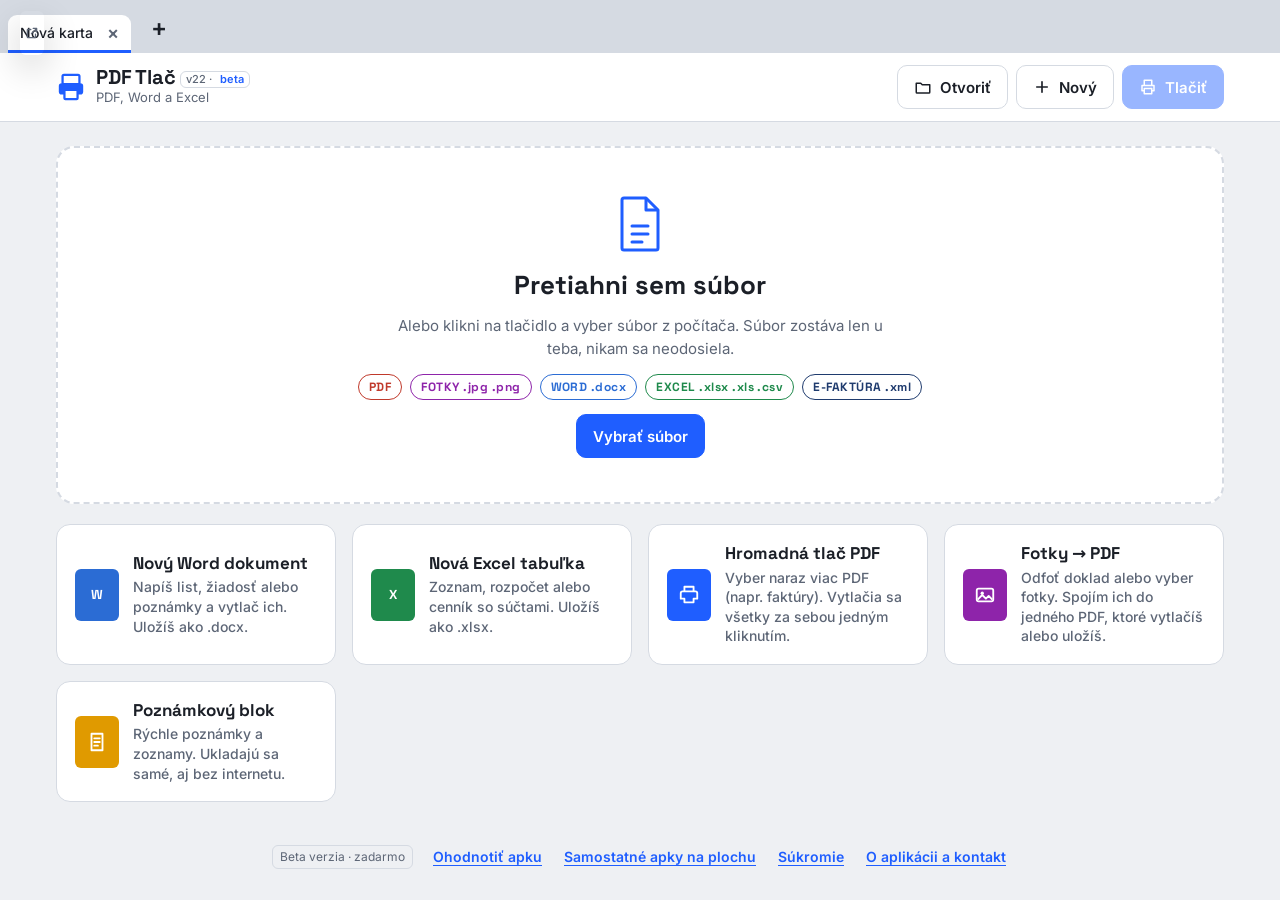
<file: index.html>
<!doctype html>
<html lang="sk">
<head>
<meta charset="utf-8">
<meta name="viewport" content="width=device-width, initial-scale=1, viewport-fit=cover">
<title>PDF Tlač</title>
<link rel="icon" type="image/png" href="icon-192.png">
<link rel="manifest" href="manifest.webmanifest">
<meta name="theme-color" content="#1f5eff">
<meta name="mobile-web-app-capable" content="yes">
<meta name="apple-mobile-web-app-capable" content="yes">
<meta name="apple-mobile-web-app-title" content="PDF Tlač">
<link rel="apple-touch-icon" href="icon-192.png">
<link rel="stylesheet" href="lib/fonts.css">
<script>
// Hlavné okno = lišta s kartami; každá karta je samostatná apka v rámčeku (?tab=N)
/* ====== NASTAVENIA PRE ZVEREJNENIE – vyplň a apka ich začne používať ======
   goatcounter : kód z GoatCounter (napr. "pdftlac" z adresy pdftlac.goatcounter.com). Prázdne = nič sa neráta.
   feedbackUrl : adresa formulára (napr. https://formspree.io/f/xxxx). Prázdne = hodnotenie sa pošle e-mailom cez contactEmail.
   contactEmail: kontaktný e-mail, ktorý uvidia používatelia.
   operator    : meno prevádzkovateľa do stránky Súkromie.            */
window.PT_CONFIG = { goatcounter: "pdftlac", feedbackUrl: "https://formsubmit.co/ajax/dead0adc025d0a15b09f02c38dc04fd5", contactEmail: "hodoinvest@gmail.com", operator: "ALFA TEAM, s.r.o., Priekopnícka 24, 821 06 Bratislava, IČO 35978805, DIČ 2022127987. Zapísaná v Obchodnom registri Okresného súdu Bratislava I, oddiel Sro, vložka č. 39384/B" };
(function () {
  var C = window.PT_CONFIG;
  function off() {
    if (!C.goatcounter || !/^[a-z0-9-]+$/i.test(C.goatcounter)) return true;
    if (navigator.doNotTrack === "1" || window.doNotTrack === "1") return true;
    if (/^(localhost|127\.)/.test(location.hostname)) return true;
    return false;
  }
  // anonymné počítanie bez cookies: iba názov udalosti, typ zariadenia a veľkosť obrazovky
  window.ptTrack = function (name, isEvent) {
    try {
      if (off()) return;
      var u = "https://" + C.goatcounter + ".goatcounter.com/count?p=" + encodeURIComponent(name) +
        "&t=" + encodeURIComponent(name) + (isEvent === false ? "" : "&e=true") +
        "&s=" + encodeURIComponent(screen.width + "," + screen.height + "," + (window.devicePixelRatio || 1)) +
        "&r=&rnd=" + Math.random().toString(36).slice(2);
      if (navigator.sendBeacon && navigator.sendBeacon(u)) return;
      new Image().src = u;
    } catch (e) {}
  };
})();
// samostatné apky: pdftlac.sk/pdf/, /word/, /excel/, /poznamky/ (alebo ?app=pdf v jednom súbore)
window.PT_APP = (function () {
  var m = location.search.match(/[?&]app=(pdf|word|excel|notes)\b/);
  if (m) return m[1];
  var b = "";
  return /^(pdf|word|excel|notes)$/.test(b) ? b : "";
})();
window.PT_ROOT = "" === "../" ? "../" : "";
window.PT_APPTITLE = { "": "PDF Tlač", pdf: "PDF · PDF Tlač", word: "Word · PDF Tlač", excel: "Excel · PDF Tlač", notes: "Poznámky · PDF Tlač" }[window.PT_APP];
if (window.PT_APP) document.documentElement.setAttribute("data-app", window.PT_APP);
window.__PT_SHELL = window.top === window && !/[?&]tab=/.test(location.search);
window.__PT_TAB = !window.__PT_SHELL && window.parent !== window;
if (window.__PT_SHELL) document.documentElement.classList.add("pt-shell");
</script>
<style>
/* Layout: lišta s akciami hore, pod ňou pracovná plocha: listy PDF, stránka Wordu alebo mriežka tabuľky */
:root {
  --bg: #eef0f3;
  --surface: #ffffff;
  --fg: #1b1f27;
  --muted: #5d6676;
  --line: #d5dae2;
  --accent: #1f5eff;
  --accent-fg: #ffffff;
  --accent-soft: #e3eaff;
  --word: #2b6cd4;
  --excel: #1f8a4c;
  --danger: #c0392b;
  --paper-shadow: 0 1px 2px rgba(20,30,50,.10), 0 6px 18px rgba(20,30,50,.08);
  --font-display: "Space Grotesk", "Segoe UI", system-ui, sans-serif;
  --font-body: "Inter", "Segoe UI", system-ui, -apple-system, Roboto, sans-serif;
  color-scheme: light;
}
@media (prefers-color-scheme: dark) {
  :root {
    --bg: #14171d; --surface: #1d222b; --fg: #e8ebf1; --muted: #9aa3b2;
    --line: #2f3643; --accent: #6f97ff; --accent-fg: #0d1220; --accent-soft: #243256;
    --word: #79a6ff; --excel: #4cc47f;
    --danger: #ff7b6b; --paper-shadow: 0 1px 2px rgba(0,0,0,.4), 0 6px 18px rgba(0,0,0,.35);
    color-scheme: dark;
  }
}
* { box-sizing: border-box; }
[hidden] { display: none !important; }
html, body { margin: 0; }
body { background: var(--bg); color: var(--fg); font: 15px/1.5 var(--font-body); min-height: 100vh; }
.wrap {
  max-width: 1200px; margin: 0 auto;
  padding-left: max(16px, env(safe-area-inset-left, 0px));
  padding-right: max(16px, env(safe-area-inset-right, 0px));
}
header.bar { position: sticky; top: 0; z-index: 5; background: var(--surface); border-bottom: 1px solid var(--line); padding-top: env(safe-area-inset-top, 0px); }
.bar-inner { display: flex; align-items: center; gap: 12px; flex-wrap: wrap; padding-block: 12px; }
.brand { display: flex; align-items: center; gap: 10px; margin-right: auto; min-width: 0; }
.brand svg { flex: none; cursor: pointer; }
.brand h1 { font: 700 20px/1 var(--font-display); margin: 0; letter-spacing: -.01em; }
.brand h1 .ver { font: 500 11px/1 var(--font-body); color: var(--muted); border: 1px solid var(--line); border-radius: 6px; padding: 2px 5px; vertical-align: middle; letter-spacing: 0; }
.file-name { color: var(--muted); font-size: 13px; overflow: hidden; text-overflow: ellipsis; white-space: nowrap; max-width: 40ch; }
.actions { display: flex; gap: 8px; flex-wrap: wrap; position: relative; }
button {
  font: 600 15px/1 var(--font-body); border-radius: 10px; padding: 12px 16px;
  border: 1px solid var(--line); background: var(--surface); color: var(--fg); cursor: pointer;
  display: inline-flex; align-items: center; gap: 8px; min-height: 44px;
}
button:hover:not(:disabled) { border-color: var(--accent); }
button:focus-visible, input:focus-visible, select:focus-visible, td:focus-visible { outline: 3px solid var(--accent); outline-offset: 2px; }
button.primary { background: var(--accent); color: var(--accent-fg); border-color: var(--accent); }
button.primary:hover:not(:disabled) { filter: brightness(1.08); }
button:disabled { opacity: .45; cursor: not-allowed; }
.menu {
  position: absolute; top: calc(100% + 6px); left: 0; z-index: 10; background: var(--surface);
  border: 1px solid var(--line); border-radius: 12px; box-shadow: 0 12px 32px rgba(0,0,0,.18); padding: 6px; display: grid; min-width: 220px;
}
.menu button { border: 0; justify-content: flex-start; width: 100%; }
.menu button:hover { background: var(--accent-soft); }
.tools {
  display: flex; gap: 12px 20px; flex-wrap: wrap; align-items: center;
  padding-block: 10px; border-top: 1px solid var(--line); font-size: 14px;
}
.tools label { color: var(--muted); display: inline-flex; align-items: center; gap: 8px; }
.tools input[type=text], .tools input[type=search], .tools select, .modal input, .fbar input {
  font: 500 15px var(--font-body); color: var(--fg); background: var(--bg);
  border: 1px solid var(--line); border-radius: 8px; padding: 8px 10px; min-height: 40px;
}
.tools input[type=text] { width: 12em; }
.linkish { background: none; border: none; color: var(--accent); padding: 6px 4px; min-height: 0; font-weight: 600; font-size: 14px; }
.count { margin-left: auto; color: var(--muted); font-variant-numeric: tabular-nums; }

/* Formátovacia lišta pre Word */
.fmt { flex-wrap: nowrap; overflow-x: auto; gap: 6px; scrollbar-width: thin; }
.fmt button { min-height: 38px; padding: 8px 10px; font-size: 14px; flex: none; }
.fmt button.on { background: var(--accent-soft); border-color: var(--accent); }
.fmt .sep { width: 1px; align-self: stretch; background: var(--line); flex: none; margin: 4px 2px; }
.fmt select { flex: none; }
@media (min-width: 900px) { #toolsEdit, #toolsSheet, #toolsDoc { flex-wrap: wrap; overflow-x: visible; } }
#toolsSheet label { display: inline-flex; align-items: center; gap: 6px; flex: none; white-space: nowrap; }
#toolsSheet select { flex: none; }
.ctxmenu { position: fixed; z-index: 30; background: var(--surface); border: 1px solid var(--line); border-radius: 10px; box-shadow: 0 12px 30px rgba(0,0,0,.18); padding: 6px; display: grid; min-width: 210px; }
.ctxmenu button { border: 0; background: none; text-align: left; justify-content: flex-start; padding: 8px 12px; min-height: 0; border-radius: 6px; font-size: 14px; }
.ctxmenu button:hover { background: var(--accent-soft); }
.ctxmenu hr { border: 0; border-top: 1px solid var(--line); margin: 4px 0; }
.colorbtn { position: relative; display: inline-flex; flex-direction: column; align-items: center; justify-content: center; width: 40px; height: 38px; border: 1px solid var(--line); border-radius: 8px; background: var(--surface); cursor: pointer; flex: none; gap: 1px !important; }
.colorbtn .cb-a { font: 700 15px/1 var(--font-body); }
.colorbtn .cb-bar { width: 22px; height: 4px; border-radius: 2px; border: 1px solid rgba(0,0,0,.15); }
.colorbtn input { position: absolute; inset: 0; opacity: 0; width: 100%; height: 100%; cursor: pointer; padding: 0; border: 0; }

main { padding-block: 24px 48px; }

/* Úvodná obrazovka */
.start { display: grid; gap: 20px; }
.drop {
  border: 2px dashed var(--line); border-radius: 18px; background: var(--surface);
  padding: 44px 24px; text-align: center; display: grid; gap: 14px; justify-items: center;
  transition: border-color .15s, background .15s;
}
body.dragging .drop { border-color: var(--accent); background: var(--accent-soft); }
.drop h2 { font: 700 26px/1.2 var(--font-display); margin: 0; text-wrap: balance; }
.drop p { margin: 0; color: var(--muted); max-width: 56ch; }
.types { display: flex; gap: 8px; flex-wrap: wrap; justify-content: center; }
.chip { font: 700 12px/1 var(--font-display); letter-spacing: .04em; padding: 6px 10px; border-radius: 999px; border: 1px solid currentColor; }
.chip.pdf { color: var(--danger); } .chip.word { color: var(--word); } .chip.excel { color: var(--excel); }
.chip.inv { color: #1f3b6e; border-color: #1f3b6e; }
.chip.img { color: #8e24aa; border-color: #8e24aa; }
.new-row { display: grid; grid-template-columns: repeat(auto-fit, minmax(240px, 1fr)); gap: 16px; }
.new-card {
  display: flex; gap: 14px; align-items: center; text-align: left; padding: 18px; border-radius: 14px;
  min-height: 0; width: 100%; font-weight: 500;
}
.new-card .ico { width: 44px; height: 52px; flex: none; border-radius: 6px; display: grid; place-items: center; color: #fff; font: 700 13px var(--font-display); }
.new-card b { display: block; font: 700 17px/1.2 var(--font-display); margin-bottom: 4px; }
.new-card span span { color: var(--muted); font-size: 14px; line-height: 1.4; }
.resume { background: var(--accent-soft); border: 1px solid var(--accent); border-radius: 14px; padding: 14px 18px; display: flex; gap: 12px; align-items: center; flex-wrap: wrap; }
.resume p { margin: 0; flex: 1 1 260px; }

/* PDF */
.grid { display: grid; grid-template-columns: repeat(auto-fill, minmax(170px, 1fr)); gap: 20px; }
.page { display: grid; gap: 8px; justify-items: center; cursor: pointer; user-select: none; }
.sheet {
  position: relative; background: #fff; box-shadow: var(--paper-shadow); border-radius: 3px;
  outline: 3px solid transparent; outline-offset: 3px; transition: outline-color .12s, opacity .12s;
  width: 100%; display: flex; align-items: center; justify-content: center; min-height: 120px;
}
.sheet canvas { display: block; width: 100%; height: auto; border-radius: 3px; }
.page.on .sheet { outline-color: var(--accent); }
.page:not(.on) .sheet { opacity: .35; }
.tick { position: absolute; top: 8px; right: 8px; width: 26px; height: 26px; border-radius: 50%; background: var(--surface); border: 2px solid var(--line); display: grid; place-items: center; }
.page.on .tick { background: var(--accent); border-color: var(--accent); }
.page.on .tick::after { content: ""; width: 10px; height: 6px; border: 3px solid var(--accent-fg); border-top: 0; border-right: 0; transform: translateY(-1px) rotate(-45deg); }
.page-label { font-size: 13px; color: var(--muted); font-variant-numeric: tabular-nums; }

/* Poznámkový blok */
#viewNotes { display: grid; grid-template-columns: minmax(220px, 300px) 1fr; gap: 16px; align-items: start; }
.nb-list { display: grid; gap: 6px; align-content: start; max-height: calc(100vh - 170px); overflow: auto; padding: 2px; }
.nb-item { display: grid; gap: 2px; text-align: left; padding: 10px 12px; border-radius: 10px; min-height: 0; width: 100%; font-weight: 400; background: var(--surface); border: 1px solid var(--line); cursor: pointer; color: var(--fg); }
.nb-item b { font: 700 15px/1.3 var(--font-display); overflow: hidden; text-overflow: ellipsis; white-space: nowrap; }
.nb-item span { color: var(--muted); font-size: 13px; overflow: hidden; text-overflow: ellipsis; white-space: nowrap; }
.nb-item.on { border-color: #e09a00; box-shadow: inset 4px 0 0 #e09a00; }
.nb-empty { color: var(--muted); padding: 10px 4px; margin: 0; }
.nb-ed { display: grid; gap: 6px; }
#nbText { width: 100%; min-height: calc(100vh - 200px); resize: vertical; border: 1px solid var(--line); border-radius: 12px; background: var(--surface); color: var(--fg); padding: 16px 18px; font: 16px/1.6 var(--font-body); box-shadow: var(--paper-shadow); }
#nbText:focus { outline: 2px solid #e09a00; outline-offset: 1px; }
.nb-saved { color: var(--muted); font-size: 13px; min-height: 20px; }
.nb-saved button { background: none; border: 0; padding: 0 4px; min-height: 0; color: var(--accent); font: 600 13px var(--font-body); text-decoration: underline; cursor: pointer; }
#nbBack { display: none; justify-self: start; }
#nbSearch { min-width: 0; width: 200px; }
@media (max-width: 760px) {
  #viewNotes { grid-template-columns: 1fr; }
  #viewNotes.editing .nb-list { display: none; }
  #viewNotes:not(.editing) .nb-ed { display: none; }
  #viewNotes.editing #nbBack { display: inline-flex; }
  .nb-list { max-height: none; }
  #nbText { min-height: calc(100vh - 230px); }
  #toolsNotes label[for=nbSize], #nbAll, #nbInfo { display: none; }
  #toolsNotes.editing #nbSearch { display: none; }
  #toolsNotes:not(.editing) #nbDel { display: none; }
}
.apps-list { display: grid; gap: 8px; margin: 10px 0; }
.app-link { display: flex; gap: 12px; align-items: center; padding: 10px 12px; border: 1px solid var(--line); border-radius: 12px; color: var(--fg); text-decoration: none; background: var(--surface); }
.app-link:hover { border-color: var(--accent); }
.app-link .ai { width: 36px; height: 36px; border-radius: 9px; flex: none; display: grid; place-items: center; color: #fff; font: 700 13px var(--font-display); }
.app-link b { display: block; font: 700 15px/1.2 var(--font-display); }
.app-link span span { color: var(--muted); font-size: 13px; }

/* Word */
.doc-wrap { display: flex; justify-content: center; }
.page-doc {
  background: #fff; color: #111; width: 21cm; max-width: 100%; min-height: 29.7cm; padding: 2cm;
  box-shadow: var(--paper-shadow); border-radius: 3px; outline: none;
  font: 11pt/1.5 Calibri, Carlito, "Segoe UI", Arial, sans-serif; overflow-wrap: break-word;
}
.page-doc:empty::before { content: attr(data-ph); color: #9aa0aa; }
.page-doc h1 { font-size: 20pt; margin: .4em 0; line-height: 1.2; }
.page-doc h2 { font-size: 15pt; margin: .4em 0; line-height: 1.25; }
.page-doc h3 { font-size: 12.5pt; margin: .4em 0; }
.page-doc p { margin: 0 0 .6em; }
.page-doc table { border-collapse: collapse; margin: .6em 0; max-width: 100%; }
.page-doc td, .page-doc th { border: 1px solid #999; padding: 4px 8px; vertical-align: top; }
.page-doc img { max-width: 100%; height: auto; }

/* Excel */
.fbar { display: flex; gap: 8px; align-items: center; margin-bottom: 10px; }
.fbar .cname { font: 600 14px var(--font-body); color: var(--muted); min-width: 3.5em; text-align: center; padding: 8px; background: var(--surface); border: 1px solid var(--line); border-radius: 8px; font-variant-numeric: tabular-nums; }
.fbar input { flex: 1; min-width: 0; font-variant-numeric: tabular-nums; }
.sheet-wrap { overflow: auto; max-height: calc(100vh - 230px); min-height: 300px; background: var(--surface); border: 1px solid var(--line); border-radius: 10px; }
table.xl { border-collapse: separate; border-spacing: 0; font: 14px/1.3 var(--font-body); table-layout: fixed; background: var(--surface); }
table.xl th { position: sticky; top: 0; z-index: 2; background: var(--bg); color: var(--muted); font-weight: 500; font-size: 12px; padding: 6px; border-right: 1px solid var(--line); border-bottom: 1px solid var(--line); }
table.xl th.rh { position: sticky; left: 0; z-index: 1; min-width: 44px; text-align: center; font-variant-numeric: tabular-nums; }
table.xl th.corner { left: 0; z-index: 3; }
table.xl td {
  border-right: 1px solid var(--line); border-bottom: 1px solid var(--line); height: 32px;
  padding: 4px 8px; white-space: nowrap; overflow: hidden; text-overflow: ellipsis; outline: none; color: var(--fg); cursor: cell; vertical-align: bottom;
}
table.xl td.spill { overflow: visible; text-overflow: clip; position: relative; z-index: 1; }
table.xl td.spill:focus { overflow: hidden; }
table.xl td.insel { background-image: linear-gradient(rgba(31,94,255,.13), rgba(31,94,255,.13)); }
table.xl th.hsel { background: var(--accent-soft); color: var(--accent); }
table.xl thead th { position: sticky; }
table.xl .rz { position: absolute; top: 0; right: -4px; width: 8px; height: 100%; cursor: col-resize; z-index: 4; }
table.xl .rzr { position: absolute; left: 0; bottom: -4px; height: 8px; width: 100%; cursor: row-resize; z-index: 4; }
table.xl .rz:hover, table.xl .rzr:hover, table.xl .rz.on, table.xl .rzr.on { background: var(--accent); opacity: .6; }
.sheet-wrap.selecting { user-select: none; }
.sheet-wrap.resizing, .sheet-wrap.resizing * { cursor: col-resize !important; user-select: none; }
.sheet-wrap.resizing.rows, .sheet-wrap.resizing.rows * { cursor: row-resize !important; }
table.xl td.num { text-align: right; font-variant-numeric: tabular-nums; }
table.xl td.err { color: var(--danger); }
table.xl td.bold { font-weight: 700; }
table.xl td:focus { box-shadow: inset 0 0 0 2px var(--accent); white-space: pre-wrap; text-overflow: clip; cursor: text; }
.sheet-note { color: var(--muted); font-size: 13px; margin-top: 8px; }

.status {
  position: fixed; left: 50%; transform: translateX(-50%); bottom: calc(20px + env(safe-area-inset-bottom, 0px));
  background: var(--fg); color: var(--bg); padding: 12px 18px; border-radius: 12px; font-weight: 500;
  box-shadow: 0 8px 24px rgba(0,0,0,.25); width: max-content; max-width: calc(100% - 32px); z-index: 20;
}
.status.err { background: var(--danger); color: #fff; }
.brand h1 button.ver { cursor: pointer; background: none; min-height: 0; }
.brand h1 button.ver b { color: var(--accent); font-weight: 700; }
.brand h1 button.ver:hover { border-color: var(--accent); color: var(--fg); }
.start-foot { display: flex; flex-wrap: wrap; gap: 6px 18px; justify-content: center; align-items: center; margin-top: 22px; color: var(--muted); font-size: 14px; }
.start-foot button { background: none; border: 0; padding: 4px 2px; min-height: 0; color: var(--accent); font: 600 14px var(--font-body); text-decoration: underline; text-underline-offset: 3px; cursor: pointer; }
.start-foot .beta { border: 1px solid var(--line); border-radius: 6px; padding: 2px 7px; font-size: 12px; }
.stars { display: flex; gap: 4px; justify-content: center; }
.stars button { background: none; border: 0; padding: 2px 4px; min-height: 0; font-size: 38px; line-height: 1; color: var(--line); cursor: pointer; transition: transform .1s; }
.stars button.on { color: #f5a623; }
.stars button:hover { transform: scale(1.12); }
.stars-label { text-align: center; min-height: 1.3em; font-weight: 600; }
.modal .small { font-size: 13px; }
.modal.long { width: min(620px, 100%); max-height: calc(100vh - 40px); overflow: auto; }
.modal.long h4 { margin: 8px 0 0; font: 700 16px var(--font-display); }
.modal.long p, .modal.long li { color: var(--fg); line-height: 1.5; }
.modal.long ul { margin: 0; padding-left: 20px; }
.rate-ask { position: fixed; right: 16px; bottom: calc(16px + env(safe-area-inset-bottom, 0px)); z-index: 19; background: var(--surface); border: 1px solid var(--line); border-radius: 14px; padding: 14px 16px; box-shadow: 0 8px 24px rgba(0,0,0,.2); display: flex; gap: 10px; align-items: center; flex-wrap: wrap; max-width: calc(100% - 32px); }
.rate-ask span { font-weight: 600; }
.inline-opt { display: flex; gap: 10px; align-items: flex-start; padding: 10px 12px; border: 1px solid var(--line); border-radius: 10px; cursor: pointer; }
.inline-opt:has(input:checked) { border-color: var(--accent); background: color-mix(in srgb, var(--accent) 8%, var(--surface)); }
.inline-opt input { margin-top: 4px; accent-color: var(--accent); }
.inline-opt small { color: var(--muted); }
.modal ol.steps { margin: 0; padding-left: 22px; display: grid; gap: 6px; line-height: 1.45; }
@media (max-width: 640px) { #pdfOutBtn .lbl { display: none; } }
.small-btn { min-height: 34px; padding: 4px 12px; font-size: 14px; }
.form-list { display: grid; gap: 10px; max-height: 55vh; overflow: auto; padding-right: 4px; }
.form-list .field textarea { min-height: 70px; }
.form-list .field select { font: 500 15px var(--font-body); color: var(--fg); background: var(--bg); border: 1px solid var(--line); border-radius: 8px; padding: 8px 10px; min-height: 40px; }
.form-list label.chk { display: flex; gap: 8px; align-items: center; font-size: 15px; color: var(--fg); }
.form-list label.chk input { width: 20px; height: 20px; accent-color: var(--accent); }
.shrink-res { font-weight: 600; color: var(--fg) !important; }
.modal-back { position: fixed; inset: 0; background: rgba(10,14,22,.55); display: grid; place-items: center; z-index: 30; padding: 16px; }
.modal { background: var(--surface); border-radius: 16px; padding: 24px; width: min(440px, 100%); display: grid; gap: 14px; }
.modal h3 { margin: 0; font: 700 20px var(--font-display); }
.modal p { margin: 0; color: var(--muted); }
.modal .row { display: flex; gap: 8px; justify-content: flex-end; flex-wrap: wrap; }

/* PDF editor */
.seg { display: inline-flex; border: 1px solid var(--line); border-radius: 10px; overflow: hidden; flex: none; }
.seg button { border: 0; border-radius: 0; min-height: 38px; padding: 8px 12px; font-size: 14px; background: var(--surface); }
.seg button.on { background: var(--accent); color: var(--accent-fg); }
.ptools { display: flex; gap: 4px; justify-content: center; }
.ptools button { min-height: 32px; min-width: 32px; padding: 4px 8px; font-size: 16px; border-radius: 8px; justify-content: center; }
.page.dragging-tile { opacity: .4; }
.page.drop-before .sheet { box-shadow: -5px 0 0 var(--accent), var(--paper-shadow); }
.hint-row { font-size: 13px; color: var(--muted); padding-bottom: 8px; }
.hlmark { background: #ffeb3b; color: #111; padding: 0 3px; border-radius: 2px; }
#toolsEdit input[type=color] { width: 40px; height: 38px; padding: 2px; border: 1px solid var(--line); border-radius: 8px; background: var(--surface); flex: none; }
.edit-pane { display: grid; justify-items: center; gap: 22px; }
.eholder { display: grid; gap: 6px; justify-items: center; max-width: 100%; overflow-x: auto; }
.epage { position: relative; background: #fff; box-shadow: var(--paper-shadow); }
.epage canvas { display: block; }
.epage svg.ov { position: absolute; inset: 0; touch-action: none; user-select: none; }
.epage svg.ov.tool-select { touch-action: pan-x pan-y; cursor: default; }
.epage svg.ov.tool-select [data-k] { cursor: move; }
.epage svg.ov:not(.tool-select) { cursor: crosshair; }
.epage svg.ov.tool-text, .epage svg.ov.tool-retext { cursor: text; }
.epage svg .selbox { stroke: var(--accent); stroke-width: 1.5; stroke-dasharray: 5 4; }
.epage svg .handle { fill: var(--accent); stroke: #fff; stroke-width: 1.5; cursor: nwse-resize; }
.elabel { font-size: 12px; color: var(--muted); font-variant-numeric: tabular-nums; }
.txed {
  position: absolute; z-index: 3; margin: 0; padding: 0; border: 0; outline: 2px dashed var(--accent); outline-offset: 2px;
  background: rgba(255,255,255,.6); font-family: PdfSans, sans-serif; line-height: 1.25; resize: none; overflow: hidden; white-space: pre; min-width: 60px;
}
.txed.re { background: #fff; }
.pop { position: fixed; z-index: 15; background: var(--surface); border: 1px solid var(--line); border-radius: 14px; box-shadow: 0 14px 36px rgba(0,0,0,.2); padding: 14px; display: grid; gap: 10px; width: min(360px, calc(100vw - 24px)); }
.pop-title { font: 700 16px var(--font-display); }
.pop-p { margin: 0; color: var(--muted); font-size: 14px; }
.pop-row { display: flex; gap: 8px; align-items: center; font-size: 14px; color: var(--muted); }
.pop-row input[type=text] { flex: 1; min-width: 0; font: 500 15px var(--font-body); color: var(--fg); background: var(--bg); border: 1px solid var(--line); border-radius: 8px; padding: 8px 10px; }
.stamp-grid { display: grid; grid-template-columns: repeat(auto-fill, minmax(100px, 1fr)); gap: 6px; }
.stamp-b { font: 700 12px var(--font-display); letter-spacing: .04em; border: 2px solid; background: transparent; border-radius: 6px; min-height: 36px; padding: 6px; justify-content: center; }
.sign-list { display: grid; gap: 6px; }
.sign-item { display: flex; gap: 6px; align-items: center; }
.sign-b { flex: 1; background: #fff; justify-content: center; min-height: 56px; padding: 4px; }
.sign-b img { max-height: 48px; max-width: 100%; }
.modal.wide { width: min(640px, 100%); }
.sign-pad { width: 100%; height: 200px; background: #fff; border: 2px dashed var(--line); border-radius: 10px; touch-action: none; cursor: crosshair; }
.modal textarea { font: 15px/1.5 var(--font-body); color: var(--fg); background: var(--bg); border: 1px solid var(--line); border-radius: 8px; padding: 10px; resize: vertical; }
.modal .field { display: grid; gap: 4px; font-size: 13px; color: var(--muted); }
.modal .field input { font: 500 15px var(--font-body); color: var(--fg); background: var(--bg); border: 1px solid var(--line); border-radius: 8px; padding: 8px 10px; min-height: 40px; }
.modal .field input[type=number] { width: 7em; }
.modal .field input[type=color] { width: 56px; padding: 2px; }
.modal .row.left { justify-content: flex-start; }
.modal label.inline { display: inline-flex; gap: 6px; align-items: center; color: var(--muted); font-size: 14px; margin-right: auto; }

#print-area { display: none; }

@media (max-width: 560px) {
  header.bar { position: static; }
  .brand h1 { font-size: 18px; }
  .actions { width: 100%; }
  .actions > button { flex: 1 1 auto; justify-content: center; padding: 12px 10px; }
  .grid { grid-template-columns: repeat(2, minmax(0, 1fr)); gap: 14px; }
  .drop { padding: 32px 16px; }
  .count { margin-left: 0; }
  .page-doc { padding: 22px 18px; min-height: 70vh; }
  .sheet-wrap { max-height: 65vh; }
}
@media (prefers-reduced-motion: reduce) { * { transition: none !important; } }

@media print {
  html, body { background: #fff !important; }
  body > *:not(#print-area) { display: none !important; }
  #print-area { display: block !important; color: #000; }
  #print-area .pp { width: 100vw; height: 100vh; display: flex; align-items: center; justify-content: center; break-after: page; page-break-after: always; overflow: hidden; }
  #print-area .pp:last-child { break-after: auto; page-break-after: auto; }
  #print-area .pp img { max-width: 100%; max-height: 100%; object-fit: contain; }
  #print-area .notes-print { font: 12pt/1.55 "Segoe UI", Arial, sans-serif; white-space: pre-wrap; overflow-wrap: break-word; }
  #print-area .doc-print { font: 11pt/1.5 Calibri, Carlito, "Segoe UI", Arial, sans-serif; overflow-wrap: break-word; }
  #print-area .doc-print h1 { font-size: 20pt; margin: .4em 0; line-height: 1.2; }
  #print-area .doc-print h2 { font-size: 15pt; margin: .4em 0; }
  #print-area .doc-print h3 { font-size: 12.5pt; margin: .4em 0; }
  #print-area .doc-print p { margin: 0 0 .6em; }
  #print-area .doc-print table { border-collapse: collapse; }
  #print-area .doc-print td, #print-area .doc-print th { border: 1px solid #777; padding: 4px 8px; vertical-align: top; }
  #print-area .doc-print img { max-width: 100%; }
  #print-area table.xp { border-collapse: collapse; font: 10pt/1.3 Calibri, Carlito, Arial, sans-serif; }
  #print-area table.xp td { padding: 3px 6px; white-space: nowrap; }
  #print-area table.xp.lines td { border: 1px solid #888; }
  #print-area table.xp td.num { text-align: right; }
  #print-area table.xp td.bold { font-weight: 700; }
  #print-area table.xp tr { break-inside: avoid; }
}
</style>
<style>
/* karty */
html.pt-shell, html.pt-shell body { height: 100%; margin: 0; overflow: hidden; }
html.pt-shell body > :not(#tabShell) { display: none !important; }
#tabShell { display: flex; flex-direction: column; height: 100vh; height: 100dvh; background: var(--bg); }
.tabbar { display: flex; align-items: flex-end; gap: 4px; padding: 6px 8px 0; background: var(--line); flex: none; padding-top: max(6px, env(safe-area-inset-top)); }
.tabs { display: flex; gap: 3px; overflow-x: auto; overflow-y: hidden; flex: 0 1 auto; min-width: 0; scrollbar-width: thin; }
.tab { display: flex; align-items: center; gap: 6px; height: 38px; padding: 0 4px 0 12px; max-width: 240px; min-width: 120px; flex: none;
  background: color-mix(in srgb, var(--surface) 55%, var(--line)); color: var(--fg); border-radius: 9px 9px 0 0; cursor: pointer;
  font: 500 14px var(--font-body); border: 0; border-bottom: 3px solid transparent; user-select: none; }
.tab:hover { background: color-mix(in srgb, var(--surface) 80%, var(--line)); }
.tab.on { background: var(--surface); border-bottom-color: var(--accent); }
.tab .ic { width: 22px; height: 18px; border-radius: 4px; flex: none; color: #fff; font: 700 10px/18px var(--font-body); text-align: center; background: var(--muted); }
.tab .ic.notes { background: #e09a00; } .tab .ic.pdf { background: #d93025; } .tab .ic.doc { background: var(--word); } .tab .ic.sheet { background: var(--excel); }
.tab .nm { overflow: hidden; text-overflow: ellipsis; white-space: nowrap; flex: 1; min-width: 0; }
.tab .dot { width: 8px; height: 8px; border-radius: 50%; background: var(--accent); flex: none; }
.tab .x { width: 28px; height: 28px; border: 0; background: transparent; border-radius: 6px; font-size: 18px; line-height: 1; color: var(--muted); cursor: pointer; flex: none; display: grid; place-items: center; padding: 0; }
.tab .x:hover { background: var(--line); color: var(--fg); }
.tab .pop { width: 24px; height: 24px; border: 0; background: transparent; border-radius: 6px; color: var(--muted); cursor: pointer; flex: none; display: none; place-items: center; padding: 0; }
.tab:hover .pop, .tab.on .pop { display: grid; }
.tab .pop:hover { background: var(--line); color: var(--fg); }
.tab.dragging { opacity: .5; }
.tabbar.drop-here { box-shadow: inset 0 -3px 0 var(--accent); background: var(--accent-soft); }
@media (pointer: coarse) { .tab .pop { display: none !important; } }
#tabAdd { width: 38px; height: 34px; margin-bottom: 3px; border: 0; border-radius: 8px; background: transparent; font-size: 24px; line-height: 1; color: var(--fg); cursor: pointer; flex: none; }
#tabPrintAll { height: 34px; margin: 0 0 3px 4px; padding: 0 12px; border: 0; border-radius: 8px; background: var(--accent); color: #fff; font: 600 14px var(--font-body); cursor: pointer; flex: none; display: inline-flex; gap: 6px; align-items: center; white-space: nowrap; }
#tabPrintAll[hidden] { display: none; }
@media (max-width: 600px) { #tabPrintAll .lbl { display: none; } }
#tabAdd:hover { background: color-mix(in srgb, var(--surface) 60%, var(--line)); }
#frames { position: relative; flex: 1; min-height: 0; }
#frames iframe { position: absolute; inset: 0; width: 100%; height: 100%; border: 0; background: var(--bg); visibility: hidden; }
#frames iframe.on { visibility: visible; z-index: 1; }
@media (pointer: coarse) { .tab { height: 42px; min-width: 96px; max-width: 170px; } .tab .x { width: 34px; height: 34px; } #tabAdd { width: 44px; height: 40px; } }
</style>
<style id="page-style"></style>
</head>
<body>
<header class="bar">
  <div class="wrap">
    <div class="bar-inner">
      <div class="brand">
        <svg id="homeBtn" width="30" height="30" viewBox="0 0 32 32" aria-label="Domov" role="button">
          <rect x="7" y="3" width="18" height="10" rx="1.5" fill="none" stroke="var(--accent)" stroke-width="2.4"/>
          <rect x="3" y="12" width="26" height="12" rx="3" fill="var(--accent)"/>
          <rect x="9" y="19" width="14" height="10" rx="1" fill="var(--surface)" stroke="var(--accent)" stroke-width="2.4"/>
        </svg>
        <div style="min-width:0">
          <h1>PDF Tlač <button type="button" class="ver" id="aboutBtn" title="O aplikácii">v22 · <b>beta</b></button></h1>
          <div class="file-name" id="fileName">PDF, Word a Excel</div>
        </div>
      </div>
      <div class="actions">
        <button id="openBtn" type="button">
          <svg width="18" height="18" viewBox="0 0 24 24" aria-hidden="true"><path d="M3 7h6l2 2h10v10a1 1 0 0 1-1 1H4a1 1 0 0 1-1-1z" fill="none" stroke="currentColor" stroke-width="2" stroke-linejoin="round"/></svg>
          Otvoriť
        </button>
        <button id="newBtn" type="button" aria-haspopup="true" aria-expanded="false">
          <svg width="18" height="18" viewBox="0 0 24 24" aria-hidden="true"><path d="M12 5v14M5 12h14" fill="none" stroke="currentColor" stroke-width="2.2" stroke-linecap="round"/></svg>
          Nový
        </button>
        <div class="menu" id="newMenu" hidden>
          <button type="button" data-new="doc">Nový Word dokument</button>
          <button type="button" data-new="sheet">Nová Excel tabuľka</button>
          <button type="button" data-new="notes">Poznámkový blok</button>
        </div>
        <button id="saveBtn" type="button" hidden>
          <svg width="18" height="18" viewBox="0 0 24 24" aria-hidden="true"><path d="M12 4v11m0 0-4-4m4 4 4-4M5 19h14" fill="none" stroke="currentColor" stroke-width="2" stroke-linecap="round" stroke-linejoin="round"/></svg>
          Uložiť
        </button>
        <button id="pdfOutBtn" type="button" hidden title="Uložiť ako PDF">
          <svg width="18" height="18" viewBox="0 0 24 24" aria-hidden="true"><path d="M6 2h9l5 5v15H6z M14 2v6h6" fill="none" stroke="currentColor" stroke-width="2" stroke-linejoin="round"/><path d="M9 16h6m-3-3v6" stroke="currentColor" stroke-width="2" stroke-linecap="round"/></svg>
          <span class="lbl">Ako PDF</span>
        </button>
        <button id="printBtn" class="primary" type="button" disabled>
          <svg width="18" height="18" viewBox="0 0 24 24" aria-hidden="true"><path d="M7 9V3h10v6M7 17H4v-7h16v7h-3M7 14h10v7H7z" fill="none" stroke="currentColor" stroke-width="2" stroke-linejoin="round"/></svg>
          Tlačiť
        </button>
      </div>
    </div>

    <!-- PDF nástroje -->
    <div class="tools" id="toolsPdf" hidden>
      <span class="seg" role="tablist"><button type="button" data-pview="pages" class="on">Strany a tlač</button><button type="button" data-pview="edit">Upraviť PDF</button></span>
      <button class="linkish" id="appendBtn" type="button">+ Pripojiť PDF alebo fotku</button>
      <button class="linkish" id="blankBtn" type="button">+ Prázdna strana</button>
      <label for="range">Strany
        <input id="range" type="text" inputmode="numeric" placeholder="napr. 1-3, 5" autocomplete="off">
      </label>
      <span>
        <button class="linkish" id="allBtn" type="button">Vybrať všetky</button>
        <button class="linkish" id="noneBtn" type="button">Zrušiť výber</button>
      </span>
      <label for="quality">Kvalita
        <select id="quality">
          <option value="150">Bežná (rýchla)</option>
          <option value="300" selected>Vysoká</option>
        </select>
      </label>
      <button class="primary small-btn" id="formBtn" type="button" hidden>Vyplniť formulár</button>
      <button class="primary small-btn" id="invXmlBtn" type="button" hidden>Zobraziť e-faktúru</button>
      <button class="linkish" id="shrinkBtn" type="button">Zmenšiť PDF</button>
      <button class="linkish" id="splitBtn" type="button">Rozdeliť PDF</button>
      <button class="linkish" id="nativeBtn" type="button">Otvoriť v prehliadači</button>
      <button class="linkish" id="shareBtn" type="button" hidden>Poslať do inej apky</button>
      <span class="count" id="count"></span>
    </div>

    <!-- Poznámkový blok -->
    <div class="tools" id="toolsNotes" hidden>
      <button type="button" class="primary small-btn" id="nbNew">+ Nová poznámka</button>
      <input type="search" id="nbSearch" placeholder="Hľadať v poznámkach" aria-label="Hľadať v poznámkach" autocomplete="off">
      <label for="nbSize">Písmo
        <select id="nbSize"><option value="14">Malé</option><option value="16" selected>Stredné</option><option value="19">Veľké</option><option value="23">Veľmi veľké</option></select>
      </label>
      <button class="linkish" id="nbDel" type="button">Zmazať poznámku</button>
      <button class="linkish" id="nbAll" type="button" title="Stiahne všetky poznámky do jedného súboru .txt">Zálohovať všetky</button>
      <span class="count" id="nbInfo"></span>
    </div>

    <!-- PDF editor -->
    <div class="tools fmt" id="toolsEdit" hidden>
      <span class="seg" role="tablist"><button type="button" data-pview="pages">Strany a tlač</button><button type="button" data-pview="edit" class="on">Upraviť PDF</button></span>
      <span class="sep"></span>
      <button type="button" data-tool="select" class="on" title="Vybrať a posúvať"><svg width="16" height="16" viewBox="0 0 24 24"><path d="M5 3l14 8-6 2-2 6z" fill="currentColor"/></svg>Vybrať</button>
      <button type="button" data-tool="retext" title="Prepísať pôvodný text v PDF">Prepísať text</button>
      <button type="button" data-tool="text" title="Písať nový text">T Text</button>
      <button type="button" data-tool="hl" title="Zvýrazniť"><span class="hlmark">ab</span>Zvýrazniť</button>
      <button type="button" data-tool="note" title="Lepiaca poznámka">Poznámka</button>
      <button type="button" data-tool="stamp" title="Pečiatka">Pečiatka ▾</button>
      <button type="button" data-tool="sign" title="Podpis">Podpis ▾</button>
      <span class="sep"></span>
      <button type="button" data-tool="pen" title="Pero">Pero</button>
      <button type="button" data-tool="line" title="Čiara">Čiara</button>
      <button type="button" data-tool="arrow" title="Šípka">Šípka</button>
      <button type="button" data-tool="rect" title="Obdĺžnik">▭</button>
      <button type="button" data-tool="ellipse" title="Kruh alebo ovál">◯</button>
      <button type="button" data-tool="white" title="Zakryť bielou">Zakryť</button>
      <button type="button" data-tool="image" title="Vložiť obrázok">Obrázok</button>
      <span class="sep"></span>
      <input type="color" id="colorIn" value="#d32f2f" title="Farba" aria-label="Farba">
      <select id="sizeSel" title="Veľkosť písma a hrúbka čiary" aria-label="Veľkosť">
        <option value="8">8</option><option value="10">10</option><option value="12" selected>12</option><option value="14">14</option><option value="18">18</option><option value="24">24</option><option value="36">36</option>
      </select>
      <select id="zoomSel" title="Zväčšenie" aria-label="Zväčšenie">
        <option value="fit" selected>Na šírku</option><option value="0.75">75 %</option><option value="1">100 %</option><option value="1.5">150 %</option><option value="2">200 %</option>
      </select>
      <span class="sep"></span>
      <button type="button" id="undoBtn" title="Späť (Ctrl+Z)">↶ Späť</button>
      <button type="button" id="delObjBtn" title="Zmazať vybraný prvok">Zmazať</button>
      <button type="button" id="wmBtn" title="Vodotlač na všetky strany">Vodotlač</button>
    </div>
    <div class="hint-row" id="hintRow" hidden><span id="toolHint">Ťukni na prvok, potiahni ho alebo zmeň veľkosť rohom. Delete ho zmaže.</span></div>

    <!-- Word nástroje -->
    <div class="tools fmt" id="toolsDoc" hidden>
      <select id="blockSel" aria-label="Štýl odseku">
        <option value="p">Bežný text</option>
        <option value="h1">Nadpis 1</option>
        <option value="h2">Nadpis 2</option>
        <option value="h3">Nadpis 3</option>
      </select>
      <select id="wFont" title="Písmo" aria-label="Písmo">
        <option value="">Písmo</option>
        <option value="Calibri">Calibri</option><option value="Arial">Arial</option><option value="Times New Roman">Times New Roman</option>
        <option value="Cambria">Cambria</option><option value="Georgia">Georgia</option><option value="Verdana">Verdana</option><option value="Tahoma">Tahoma</option><option value="Courier New">Courier New</option>
      </select>
      <select id="wSize" title="Veľkosť písma" aria-label="Veľkosť písma">
        <option value="">Veľk.</option>
        <option>8</option><option>9</option><option>10</option><option>11</option><option>12</option><option>14</option><option>16</option><option>18</option><option>20</option><option>24</option><option>28</option><option>36</option><option>48</option><option>72</option>
      </select>
      <span class="sep"></span>
      <button type="button" data-cmd="bold" title="Tučné (Ctrl+B)"><b>B</b></button>
      <button type="button" data-cmd="italic" title="Kurzíva (Ctrl+I)"><i>I</i></button>
      <button type="button" data-cmd="underline" title="Podčiarknuté (Ctrl+U)"><u>U</u></button>
      <button type="button" data-cmd="strikeThrough" title="Prečiarknuté"><s>S</s></button>
      <label class="colorbtn" title="Farba písma"><span class="cb-a">A</span><span class="cb-bar" id="wColorBar" style="background:#c00000"></span><input type="color" id="wColor" value="#c00000" aria-label="Farba písma"></label>
      <label class="colorbtn" title="Zvýraznenie textu"><svg width="18" height="18" viewBox="0 0 24 24"><path d="m4 20 4-1 11-11-3-3L5 16z" fill="none" stroke="currentColor" stroke-width="2" stroke-linejoin="round"/></svg><span class="cb-bar" id="wHiBar" style="background:#ffff00"></span><input type="color" id="wHi" value="#ffff00" aria-label="Zvýraznenie"></label>
      <span class="sep"></span>
      <button type="button" data-cmd="insertUnorderedList" title="Odrážky">• Zoznam</button>
      <button type="button" data-cmd="insertOrderedList" title="Číslovanie">1. Zoznam</button>
      <span class="sep"></span>
      <button type="button" data-cmd="justifyLeft" title="Zarovnať vľavo" aria-label="Zarovnať vľavo"><svg width="18" height="18" viewBox="0 0 24 24"><path d="M4 6h16M4 10h10M4 14h16M4 18h10" stroke="currentColor" stroke-width="2" stroke-linecap="round"/></svg></button>
      <button type="button" data-cmd="justifyCenter" title="Na stred" aria-label="Na stred"><svg width="18" height="18" viewBox="0 0 24 24"><path d="M4 6h16M7 10h10M4 14h16M7 18h10" stroke="currentColor" stroke-width="2" stroke-linecap="round"/></svg></button>
      <button type="button" data-cmd="justifyRight" title="Zarovnať vpravo" aria-label="Zarovnať vpravo"><svg width="18" height="18" viewBox="0 0 24 24"><path d="M4 6h16M10 10h10M4 14h16M10 18h10" stroke="currentColor" stroke-width="2" stroke-linecap="round"/></svg></button>
      <button type="button" data-cmd="justifyFull" title="Do bloku" aria-label="Do bloku"><svg width="18" height="18" viewBox="0 0 24 24"><path d="M4 6h16M4 10h16M4 14h16M4 18h16" stroke="currentColor" stroke-width="2" stroke-linecap="round"/></svg></button>
      <button type="button" data-cmd="outdent" title="Zmenšiť odsadenie" aria-label="Zmenšiť odsadenie"><svg width="18" height="18" viewBox="0 0 24 24"><path d="M11 6h9M11 10h9M11 14h9M4 18h16M7 9l-3 3 3 3" fill="none" stroke="currentColor" stroke-width="2" stroke-linecap="round" stroke-linejoin="round"/></svg></button>
      <button type="button" data-cmd="indent" title="Zväčšiť odsadenie" aria-label="Zväčšiť odsadenie"><svg width="18" height="18" viewBox="0 0 24 24"><path d="M11 6h9M11 10h9M11 14h9M4 18h16M4 9l3 3-3 3" fill="none" stroke="currentColor" stroke-width="2" stroke-linecap="round" stroke-linejoin="round"/></svg></button>
      <span class="sep"></span>
      <button type="button" data-cmd="removeFormat" title="Vymazať formátovanie">Vymazať formát</button>
      <button type="button" id="tableBtn" title="Vložiť tabuľku">Tabuľka</button>
      <button type="button" class="primary" id="invAttBtn" hidden>Otvoriť priložené PDF</button>
      <button type="button" data-cmd="undo" title="Späť (Ctrl+Z)" aria-label="Späť"><svg width="18" height="18" viewBox="0 0 24 24"><path d="M9 7 4 12l5 5M4 12h11a5 5 0 0 1 0 10h-2" fill="none" stroke="currentColor" stroke-width="2" stroke-linecap="round" stroke-linejoin="round"/></svg></button>
      <button type="button" data-cmd="redo" title="Znova (Ctrl+Y)" aria-label="Znova"><svg width="18" height="18" viewBox="0 0 24 24"><path d="m15 7 5 5-5 5M20 12H9a5 5 0 0 0 0 10h2" fill="none" stroke="currentColor" stroke-width="2" stroke-linecap="round" stroke-linejoin="round"/></svg></button>
    </div>

    <!-- Excel nástroje -->
    <div class="tools fmt" id="toolsSheet" hidden>
      <label class="sheetpick" for="sheetSel">Hárok <select id="sheetSel"></select></label>
      <button type="button" id="addSheetBtn" title="Pridať nový prázdny hárok">+ Hárok</button>
      <button type="button" id="dupSheetBtn" title="Vytvoriť kópiu celého hárka">Kopírovať hárok</button>
      <span class="sep"></span>
      <button type="button" data-xs="b" title="Tučné (Ctrl+B)"><b>B</b></button>
      <button type="button" data-xs="i" title="Kurzíva (Ctrl+I)"><i>I</i></button>
      <button type="button" data-xs="u" title="Podčiarknuté (Ctrl+U)"><u>U</u></button>
      <select id="xSize" title="Veľkosť písma" aria-label="Veľkosť písma">
        <option>8</option><option>9</option><option>10</option><option selected>11</option><option>12</option><option>14</option><option>16</option><option>18</option><option>20</option><option>24</option><option>28</option><option>36</option>
      </select>
      <label class="colorbtn" title="Farba písma"><span class="cb-a">A</span><span class="cb-bar" id="xColorBar" style="background:#c00000"></span><input type="color" id="xColor" value="#c00000" aria-label="Farba písma"></label>
      <label class="colorbtn" title="Farba výplne bunky"><svg width="18" height="18" viewBox="0 0 24 24"><path d="M5 11 12 4l7 7-7 7z" fill="none" stroke="currentColor" stroke-width="2" stroke-linejoin="round"/><path d="M19 15c1 1.6 1.5 2.6 1.5 3.3a1.5 1.5 0 0 1-3 0c0-.7.5-1.7 1.5-3.3z" fill="currentColor"/></svg><span class="cb-bar" id="xFillBar" style="background:#ffff00"></span><input type="color" id="xFill" value="#ffff00" aria-label="Farba výplne"></label>
      <span class="sep"></span>
      <button type="button" data-xa="left" title="Zarovnať vľavo" aria-label="Zarovnať vľavo"><svg width="18" height="18" viewBox="0 0 24 24"><path d="M4 6h16M4 10h10M4 14h16M4 18h10" stroke="currentColor" stroke-width="2" stroke-linecap="round"/></svg></button>
      <button type="button" data-xa="center" title="Na stred" aria-label="Na stred"><svg width="18" height="18" viewBox="0 0 24 24"><path d="M4 6h16M7 10h10M4 14h16M7 18h10" stroke="currentColor" stroke-width="2" stroke-linecap="round"/></svg></button>
      <button type="button" data-xa="right" title="Zarovnať vpravo" aria-label="Zarovnať vpravo"><svg width="18" height="18" viewBox="0 0 24 24"><path d="M4 6h16M10 10h10M4 14h16M10 18h10" stroke="currentColor" stroke-width="2" stroke-linecap="round"/></svg></button>
      <button type="button" data-xs="wrap" title="Zalomiť text do viacerých riadkov">Zalomiť</button>
      <button type="button" id="xMerge" title="Zlúčiť označené bunky (alebo zrušiť zlúčenie)">Zlúčiť</button>
      <button type="button" data-xs="bd" title="Orámovať označené bunky">Orámovať</button>
      <span class="sep"></span>
      <select id="xNum" title="Formát čísla" aria-label="Formát čísla">
        <option value="">Všeobecný</option>
        <option value="#,##0.00">Číslo 1 234,00</option>
        <option value='#,##0.00 "€"'>Mena 1 234,00 €</option>
        <option value="0%">Percentá 10 %</option>
        <option value="0.00%">Percentá 10,00 %</option>
        <option value="custom" hidden>Vlastný</option>
      </select>
      <button type="button" id="xDecMore" title="Pridať desatinné miesto">,0+</button>
      <button type="button" id="xDecLess" title="Ubrať desatinné miesto">,0−</button>
      <button type="button" id="xClear" title="Vymazať formát označených buniek">Vymazať formát</button>
      <span class="sep"></span>
      <button type="button" id="xUndo" title="Späť (Ctrl+Z)" aria-label="Späť"><svg width="18" height="18" viewBox="0 0 24 24"><path d="M9 7 4 12l5 5M4 12h11a5 5 0 0 1 0 10h-2" fill="none" stroke="currentColor" stroke-width="2" stroke-linecap="round" stroke-linejoin="round"/></svg></button>
      <button type="button" id="xRedo" title="Znova (Ctrl+Y)" aria-label="Znova"><svg width="18" height="18" viewBox="0 0 24 24"><path d="m15 7 5 5-5 5M20 12H9a5 5 0 0 0 0 10h2" fill="none" stroke="currentColor" stroke-width="2" stroke-linecap="round" stroke-linejoin="round"/></svg></button>
      <button type="button" id="xInsRow" title="Vložiť riadok nad označený">Vložiť riadok</button>
      <button type="button" id="xDelRow" title="Zmazať označené riadky">Zmazať riadok</button>
      <button type="button" id="xInsCol" title="Vložiť stĺpec vľavo od označeného">Vložiť stĺpec</button>
      <button type="button" id="xDelCol" title="Zmazať označené stĺpce">Zmazať stĺpec</button>
      <button type="button" id="xSortAsc" title="Zoradiť od A po Z (od najmenšieho)">Zoradiť A→Z</button>
      <button type="button" id="xSortDesc" title="Zoradiť od Z po A (od najväčšieho)">Z→A</button>
      <button type="button" id="addRowBtn">+ Riadky</button>
      <button type="button" id="addColBtn">+ Stĺpec</button>
      <span class="sep"></span>
      <label for="orient">Tlač
        <select id="orient">
          <option value="portrait">Na výšku</option>
          <option value="landscape">Na šírku</option>
        </select>
      </label>
      <label for="gridLines" class="chk"><input type="checkbox" id="gridLines" checked> Mriežka pri tlači</label>
    </div>
  </div>
</header>

<main class="wrap">
  <section class="start" id="start">
    <div class="resume" id="resume" hidden>
      <p id="resumeText">Máš rozpísaný dokument.</p>
      <button type="button" class="primary" id="resumeBtn">Pokračovať</button>
      <button type="button" id="resumeDrop">Zahodiť</button>
    </div>
    <div class="drop" id="drop">
      <svg width="64" height="64" viewBox="0 0 64 64" aria-hidden="true">
        <path d="M16 6h22l12 12v38a2 2 0 0 1-2 2H16a2 2 0 0 1-2-2V8a2 2 0 0 1 2-2z" fill="var(--surface)" stroke="var(--accent)" stroke-width="3" stroke-linejoin="round"/>
        <path d="M38 6v12h12" fill="none" stroke="var(--accent)" stroke-width="3" stroke-linejoin="round"/>
        <path d="M24 34h16M24 42h16M24 50h10" stroke="var(--accent)" stroke-width="3" stroke-linecap="round"/>
      </svg>
      <h2 id="dropTitle">Pretiahni sem súbor</h2>
      <p id="dropText">Alebo klikni na tlačidlo a vyber súbor z počítača. Súbor zostáva len u teba, nikam sa neodosiela.</p>
      <div class="types"><span class="chip pdf">PDF</span><span class="chip img">FOTKY .jpg .png</span><span class="chip word">WORD .docx</span><span class="chip excel">EXCEL .xlsx .xls .csv</span><span class="chip inv">E-FAKTÚRA .xml</span></div>
      <button class="primary" id="openBtn2" type="button">Vybrať súbor</button>
    </div>
    <div class="new-row">
      <button type="button" class="new-card" data-new="doc">
        <span class="ico" style="background:var(--word)">W</span>
        <span><b>Nový Word dokument</b><span>Napíš list, žiadosť alebo poznámky a vytlač ich. Uložíš ako .docx.</span></span>
      </button>
      <button type="button" class="new-card" data-new="sheet">
        <span class="ico" style="background:var(--excel)">X</span>
        <span><b>Nová Excel tabuľka</b><span>Zoznam, rozpočet alebo cenník so súčtami. Uložíš ako .xlsx.</span></span>
      </button>
      <button type="button" class="new-card" id="batchBtn">
        <span class="ico" style="background:var(--accent)"><svg width="22" height="22" viewBox="0 0 24 24" aria-hidden="true"><path d="M7 8V3h10v5M5 8h14a2 2 0 0 1 2 2v6h-4v4H7v-4H3v-6a2 2 0 0 1 2-2z" fill="none" stroke="#fff" stroke-width="2" stroke-linejoin="round"/></svg></span>
        <span><b>Hromadná tlač PDF</b><span>Vyber naraz viac PDF (napr. faktúry). Vytlačia sa všetky za sebou jedným kliknutím.</span></span>
      </button>
      <button type="button" class="new-card" id="imgBtn">
        <span class="ico" style="background:#8e24aa"><svg width="22" height="22" viewBox="0 0 24 24" aria-hidden="true"><rect x="3" y="5" width="18" height="14" rx="2" fill="none" stroke="#fff" stroke-width="2"/><circle cx="9" cy="10" r="1.8" fill="#fff"/><path d="M4 17l5-5 4 4 3-3 4 4" fill="none" stroke="#fff" stroke-width="2" stroke-linejoin="round"/></svg></span>
        <span><b>Fotky → PDF</b><span>Odfoť doklad alebo vyber fotky. Spojím ich do jedného PDF, ktoré vytlačíš alebo uložíš.</span></span>
      </button>
      <button type="button" class="new-card" data-new="notes">
        <span class="ico" style="background:#e09a00"><svg width="22" height="22" viewBox="0 0 24 24" aria-hidden="true"><path d="M6 3h12v18H6z M9 8h6M9 12h6M9 16h4" fill="none" stroke="#fff" stroke-width="2" stroke-linejoin="round" stroke-linecap="round"/></svg></span>
        <span><b>Poznámkový blok</b><span>Rýchle poznámky a zoznamy. Ukladajú sa samé, aj bez internetu.</span></span>
      </button>
    </div>
    <div class="start-foot">
      <span class="beta">Beta verzia · zadarmo</span>
      <button type="button" data-open="rate">Ohodnotiť apku</button>
      <button type="button" data-open="apps">Samostatné apky na plochu</button>
      <button type="button" data-open="privacy">Súkromie</button>
      <button type="button" data-open="about">O aplikácii a kontakt</button>
    </div>
  </section>

  <section id="viewNotes" hidden>
    <div class="nb-list" id="nbList"></div>
    <div class="nb-ed">
      <button type="button" class="linkish" id="nbBack">← Všetky poznámky</button>
      <textarea id="nbText" spellcheck="true" placeholder="Píš sem… Prvý riadok bude názov poznámky." aria-label="Text poznámky"></textarea>
      <div class="nb-saved" id="nbSaved" aria-live="polite"></div>
    </div>
  </section>

  <section class="grid" id="viewPdf" hidden></section>
  <section class="edit-pane" id="editPane" hidden></section>

  <section class="doc-wrap" id="viewDoc" hidden>
    <div class="page-doc" id="editor" contenteditable="true" spellcheck="true" data-ph="Začni písať sem…"></div>
  </section>

  <section id="viewSheet" hidden>
    <div class="fbar">
      <span class="cname" id="cellName">A1</span>
      <input id="fx" type="text" autocomplete="off" placeholder="Text, číslo alebo vzorec, napr. =SUM(B2:B10)">
    </div>
    <div class="sheet-wrap" id="sheetWrap"></div>
    <div class="sheet-note" id="sheetNote">Vzorce: =SUM(A1:A5), =AVERAGE(), =MIN(), =MAX(), =COUNT(), aj +, −, *, /. Enter = ďalší riadok, Tab = ďalší stĺpec.</div>
  </section>
</main>

<div class="ctxmenu" id="xMenu" hidden role="menu">
  <button type="button" data-xm="copy">Kopírovať</button>
  <button type="button" data-xm="cut">Vystrihnúť</button>
  <hr>
  <button type="button" data-xm="insRow">Vložiť riadok nad</button>
  <button type="button" data-xm="insRowBelow">Vložiť riadok pod</button>
  <button type="button" data-xm="delRow">Zmazať riadok</button>
  <hr>
  <button type="button" data-xm="insCol">Vložiť stĺpec vľavo</button>
  <button type="button" data-xm="insColRight">Vložiť stĺpec vpravo</button>
  <button type="button" data-xm="delCol">Zmazať stĺpec</button>
  <hr>
  <button type="button" data-xm="sortAsc">Zoradiť A→Z</button>
  <button type="button" data-xm="sortDesc">Zoradiť Z→A</button>
  <button type="button" data-xm="clear">Vymazať obsah</button>
  <button type="button" data-xm="clearFmt">Vymazať formát</button>
</div>
<input type="file" id="file" multiple accept=".xml,.isdoc,text/xml,application/xml,.jpg,.jpeg,.png,.webp,.gif,.bmp,image/jpeg,image/png,image/webp,.pdf,.docx,.xlsx,.xlsm,.xls,.csv,.ods,application/pdf,application/vnd.openxmlformats-officedocument.wordprocessingml.document,application/vnd.openxmlformats-officedocument.spreadsheetml.sheet,application/vnd.ms-excel,text/csv" hidden>
<input type="file" id="fileAppend" accept=".pdf,application/pdf,.jpg,.jpeg,.png,.webp,image/jpeg,image/png,image/webp" multiple hidden>
<input type="file" id="fileImg" accept="image/*" multiple hidden>
<input type="file" id="fileImage" accept="image/*" hidden>
<div class="pop" id="pop" hidden></div>
<div id="status" class="status" role="status" hidden></div>
<div id="print-area"></div>

<div class="modal-back" id="pwBack" hidden>
  <form class="modal" id="pwForm">
    <h3>Dokument je zaheslovaný</h3>
    <label for="pw" id="pwMsg">Zadaj heslo k tomuto PDF.</label>
    <input id="pw" type="password" autocomplete="off">
    <div class="row">
      <button type="button" id="pwCancel">Zrušiť</button>
      <button type="submit" class="primary">Otvoriť</button>
    </div>
  </form>
</div>

<div class="modal-back" id="askBack" hidden>
  <div class="modal" role="dialog" aria-modal="true" aria-labelledby="askTitle">
    <h3 id="askTitle">Neuložené zmeny</h3>
    <p id="askText">Máš neuložené zmeny. Chceš ich zahodiť?</p>
    <div class="row">
      <button type="button" id="askNo">Späť</button>
      <button type="button" class="primary" id="askYes">Zahodiť a pokračovať</button>
    </div>
  </div>
</div>

<div class="modal-back" id="aboutBack" hidden>
  <div class="modal" role="dialog" aria-modal="true" aria-labelledby="aboutTitle">
    <h3 id="aboutTitle">PDF Tlač <span style="font-weight:500;color:var(--muted)">v22 · beta</span></h3>
    <p>Bezplatná apka na otvorenie, úpravu, tlač a uloženie PDF, Word a Excel súborov. Funguje aj bez internetu.</p>
    <p>Je to <b>beta verzia</b>. Ešte ju vylepšujeme, preto sa môže stať, že niečo nebude fungovať dokonale. Dôležité súbory si pred úpravou skopíruj.</p>
    <p id="aboutContact" class="small"></p>
    <div class="row">
      <button type="button" data-open="privacy">Súkromie</button>
      <button type="button" class="primary" data-open="rate">Ohodnotiť apku</button>
      <button type="button" data-close>Zavrieť</button>
    </div>
  </div>
</div>
<div class="modal-back" id="appsBack" hidden>
  <div class="modal" role="dialog" aria-modal="true" aria-labelledby="appsTitle">
    <h3 id="appsTitle">Samostatné apky na plochu</h3>
    <p>Každú časť si môžeš dať na plochu ako vlastnú apku s vlastnou ikonou. Otvorí sa hneď to, čo potrebuješ.</p>
    <div class="apps-list">
      <a class="app-link" data-app="pdf/" target="_blank" rel="noopener"><span class="ai" style="background:#d93025">PDF</span><span><b>PDF</b><span>Otvoriť, upraviť, podpísať a vytlačiť PDF</span></span></a>
      <a class="app-link" data-app="word/" target="_blank" rel="noopener"><span class="ai" style="background:#2b6cd4">W</span><span><b>Word</b><span>Písať a tlačiť dokumenty .docx</span></span></a>
      <a class="app-link" data-app="excel/" target="_blank" rel="noopener"><span class="ai" style="background:#1f8a4c">X</span><span><b>Excel</b><span>Tabuľky .xlsx so súčtami</span></span></a>
      <a class="app-link" data-app="poznamky/" target="_blank" rel="noopener"><span class="ai" style="background:#e09a00">✎</span><span><b>Poznámky</b><span>Poznámkový blok, ukladá sa sám</span></span></a>
      <a class="app-link" data-app="" target="_blank" rel="noopener"><span class="ai" style="background:#1f5eff">PT</span><span><b>Celá apka PDF Tlač</b><span>Všetko v jednom</span></span></a>
    </div>
    <p class="small" id="appsHow"><b>Ako na to:</b> klikni na apku, otvorí sa v novom okne. V Chrome alebo Edge potom klikni na ikonu <b>Inštalovať</b> vpravo v adresnom riadku (alebo menu ⋮ → Inštalovať aplikáciu). Na mobile: menu ⋮ → Pridať na plochu. Na iPhone: Zdieľať → Pridať na plochu.</p>
    <div class="row"><button type="button" class="primary" data-close>Zavrieť</button></div>
  </div>
</div>
<div class="modal-back" id="rateBack" hidden>
  <form class="modal" role="dialog" aria-modal="true" aria-labelledby="rateTitle" id="rateForm">
    <h3 id="rateTitle">Ako sa ti páči PDF Tlač?</h3>
    <div class="stars" id="stars" role="radiogroup" aria-label="Hodnotenie">
      <button type="button" data-v="1" aria-label="1 hviezdička">★</button><button type="button" data-v="2" aria-label="2 hviezdičky">★</button><button type="button" data-v="3" aria-label="3 hviezdičky">★</button><button type="button" data-v="4" aria-label="4 hviezdičky">★</button><button type="button" data-v="5" aria-label="5 hviezdičiek">★</button>
    </div>
    <div class="stars-label" id="starsLabel">Klikni na hviezdičky</div>
    <label class="field">Čo by si zlepšil(a)? Čo ti chýba? (nepovinné)
      <textarea id="rateText" rows="4" maxlength="3000" placeholder="Napr. chýba mi…"></textarea></label>
    <label class="field">Tvoj e-mail, ak chceš odpoveď (nepovinné)
      <input id="rateMail" type="email" autocomplete="email" placeholder="meno@email.sk"></label>
    <p class="small">Odošle sa len to, čo tu napíšeš. Tvoje súbory sa nikam neposielajú.</p>
    <div class="row">
      <button type="button" data-close>Zrušiť</button>
      <button type="submit" class="primary" id="rateSend" disabled>Odoslať</button>
    </div>
  </form>
</div>
<div class="modal-back" id="privacyBack" hidden>
  <div class="modal long" role="dialog" aria-modal="true" aria-labelledby="privacyTitle">
    <h3 id="privacyTitle">Súkromie</h3>
    <p><b>Krátko: tvoje súbory zostávajú u teba.</b></p>
    <h4>Tvoje dokumenty</h4>
    <ul>
      <li>PDF, Word a Excel súbory sa otvárajú a upravujú priamo v tvojom zariadení.</li>
      <li>Nikam sa neodosielajú, nikto iný ich nevidí, neukladáme ich na žiadny server.</li>
      <li>Rozpísaný dokument a podpis si apka pamätá len v tvojom prehliadači. Vymažeš ich vymazaním údajov stránky.</li>
    </ul>
    <h4>Počítanie návštev</h4>
    <ul id="privacyCount">
      <li>Aby sme vedeli, koľko ľudí apku používa, rátame anonymne otvorenie apky a niektoré akcie (otvorenie, tlač, uloženie).</li>
      <li>Používame službu GoatCounter. Nepoužíva cookies, neukladá IP adresu a nesleduje ťa na iných stránkach.</li>
      <li>Ak máš v prehliadači zapnuté „Nesledovať“ (Do Not Track), nerátame nič.</li>
    </ul>
    <h4>Hodnotenie a spätná väzba</h4>
    <ul>
      <li>Odošle sa iba vtedy, keď ho sám odošleš: počet hviezdičiek, text a e-mail, ak ho vyplníš.</li>
      <li>E-mail použijeme len na odpoveď na tvoju správu. Na požiadanie ho vymažeme.</li>
    </ul>
    <h4>Kto apku prevádzkuje</h4>
    <p id="privacyOp"></p>
    <div class="row"><button type="button" class="primary" data-close>Rozumiem</button></div>
  </div>
</div>
<div class="rate-ask" id="rateAsk" hidden>
  <span>Páči sa ti PDF Tlač?</span>
  <button type="button" class="primary" data-open="rate">Ohodnotiť</button>
  <button type="button" id="rateLater">Neskôr</button>
</div>
<div class="modal-back" id="shrinkBack" hidden>
  <div class="modal" role="dialog" aria-modal="true" aria-labelledby="shrinkTitle">
    <h3 id="shrinkTitle">Zmenšiť PDF</h3>
    <p id="shrinkInfo">Menší súbor sa ľahšie pošle e-mailom.</p>
    <label class="inline-opt"><input type="radio" name="shrinkLvl" value="small" checked> <span><b>Čo najmenší</b><br><small>Na e-mail a web. Text sa zmení na obrázok.</small></span></label>
    <label class="inline-opt"><input type="radio" name="shrinkLvl" value="mid"> <span><b>Stredný</b><br><small>Dobrá kvalita na tlač. Text sa zmení na obrázok.</small></span></label>
    <label class="inline-opt"><input type="radio" name="shrinkLvl" value="lossless"> <span><b>Bez straty kvality</b><br><small>Text zostane textom, zmenšenie je menšie.</small></span></label>
    <p id="shrinkResult" class="shrink-res" hidden></p>
    <div class="row">
      <button type="button" id="shrinkCancel">Zavrieť</button>
      <button type="button" class="primary" id="shrinkGo">Zmenšiť</button>
      <button type="button" class="primary" id="shrinkSave" hidden>Uložiť zmenšené PDF</button>
    </div>
  </div>
</div>
<div class="modal-back" id="pdfOutBack" hidden>
  <div class="modal" role="dialog" aria-modal="true" aria-labelledby="pdfOutTitle">
    <h3 id="pdfOutTitle">Uložiť ako PDF</h3>
    <p>Otvorí sa okno tlače. Tam urob toto:</p>
    <ol class="steps">
      <li>Pri <b>Tlačiareň</b> (alebo <b>Cieľ</b>) vyber <b>Uložiť ako PDF</b>.</li>
      <li>Klikni na <b>Uložiť</b> (na mobile na modré tlačidlo PDF).</li>
      <li>Vyber, kam sa má súbor uložiť.</li>
    </ol>
    <label class="inline"><input type="checkbox" id="pdfOutNoMore"> Nabudúce už neukazovať</label>
    <div class="row"><button type="button" id="pdfOutCancel">Zrušiť</button><button type="button" class="primary" id="pdfOutGo">Pokračovať</button></div>
  </div>
</div>
<div class="modal-back" id="splitBack" hidden>
  <div class="modal" role="dialog" aria-modal="true" aria-labelledby="splitTitle">
    <h3 id="splitTitle">Rozdeliť PDF</h3>
    <p id="splitInfo"></p>
    <label class="inline-opt"><input type="radio" name="splitMode" value="each" checked> <span><b>Každú stranu zvlášť</b><br><small>Z každej strany bude samostatné PDF.</small></span></label>
    <label class="inline-opt"><input type="radio" name="splitMode" value="ranges"> <span><b>Podľa strán, ktoré napíšem</b><br><small>Napr. <b>1-3, 4-5, 6</b> = 3 súbory.</small>
      <input id="splitRanges" type="text" inputmode="numeric" placeholder="napr. 1-3, 4-5, 6" autocomplete="off" style="margin-top:6px;width:100%"></span></label>
    <label class="inline-opt"><input type="radio" name="splitMode" value="sel"> <span><b>Iba označené strany</b><br><small>Strany s modrou fajkou dám do jedného nového PDF.</small></span></label>
    <p class="small" id="splitNote">Viac súborov ti uložím naraz v jednom balíku .zip.</p>
    <div class="row"><button type="button" id="splitCancel">Zrušiť</button><button type="button" class="primary" id="splitGo">Rozdeliť a uložiť</button></div>
  </div>
</div>
<div class="modal-back" id="formBack" hidden>
  <div class="modal long" role="dialog" aria-modal="true" aria-labelledby="formTitle">
    <h3 id="formTitle">Vyplniť formulár</h3>
    <p>Vyplň políčka a klikni na Hotovo. Potom PDF ulož alebo vytlač.</p>
    <div class="form-list" id="formList"></div>
    <label class="inline"><input type="checkbox" id="formFlat"> Zamknúť vyplnené údaje (už sa nebudú dať prepísať)</label>
    <div class="row"><button type="button" id="formCancel">Zrušiť</button><button type="button" class="primary" id="formOk">Hotovo</button></div>
  </div>
</div>
<div class="modal-back" id="noteBack" hidden>
  <div class="modal" role="dialog" aria-modal="true" aria-labelledby="noteTitle">
    <h3 id="noteTitle">Poznámka</h3>
    <textarea id="noteText" rows="5" placeholder="Napíš poznámku…"></textarea>
    <div class="row"><button type="button" id="noteCancel">Zrušiť</button><button type="button" class="primary" id="noteOk">Uložiť poznámku</button></div>
  </div>
</div>
<div class="modal-back" id="signBack" hidden>
  <div class="modal wide" role="dialog" aria-modal="true" aria-labelledby="signTitle">
    <h3 id="signTitle">Nový podpis</h3>
    <p>Podpíš sa myšou alebo prstom do rámčeka. Podpis si apka zapamätá v tomto zariadení.</p>
    <canvas id="signPad" class="sign-pad"></canvas>
    <div class="row">
      <label class="inline">Farba <input type="color" id="signColor" value="#1a237e"></label>
      <button type="button" id="signClear">Vymazať</button>
      <button type="button" id="signCancel">Zrušiť</button>
      <button type="button" class="primary" id="signSave">Použiť podpis</button>
    </div>
  </div>
</div>
<div class="modal-back" id="wmBack" hidden>
  <div class="modal" role="dialog" aria-modal="true" aria-labelledby="wmTitle">
    <h3 id="wmTitle">Vodotlač</h3>
    <p>Text sa šikmo pridá na všetky strany.</p>
    <label class="field">Text <input id="wmText" type="text"></label>
    <div class="row left">
      <label class="field">Veľkosť <input id="wmSize" type="number" min="10" max="200"></label>
      <label class="field">Priehľadnosť % <input id="wmOp" type="number" min="5" max="100"></label>
      <label class="field">Farba <input id="wmColor" type="color"></label>
    </div>
    <div class="row"><button type="button" id="wmRemove">Odstrániť vodotlač</button><button type="button" id="wmCancel">Zrušiť</button><button type="button" class="primary" id="wmOk">Použiť</button></div>
  </div>
</div>

<script type="text/plain" id="lib-pdfjs" data-src="lib/pdf.min.js"></script>
<script type="text/plain" id="lib-pdfworker" data-src="lib/pdf.worker.min.js"></script>
<script type="text/plain" id="lib-mammoth" data-src="lib/mammoth.min.js"></script>
<script type="text/plain" id="lib-xlsx" data-src="lib/xlsx.min.js"></script>
<script type="text/plain" id="lib-docx" data-src="lib/docx.umd.js"></script>
<script type="text/plain" id="lib-pdflib" data-src="lib/pdf-lib.min.js"></script>
<script type="text/plain" id="lib-fontkit" data-src="lib/fontkit.min.js"></script>
<script type="text/plain" id="font-regular" data-src="lib/dejavu.b64.txt"></script>
<script type="text/plain" id="font-bold" data-src="lib/dejavu-bold.b64.txt"></script>
<script>
(function () {
  "use strict";
  if (!window.__PT_SHELL) return;
  var LABEL = { pdf: "PDF", doc: "W", sheet: "X", notes: "✎", start: "" };
  var APPT = window.PT_APPTITLE || "PDF Tlač";
  var shell = document.createElement("div");
  shell.id = "tabShell";
  shell.innerHTML = '<div class="tabbar"><div class="tabs" id="tabs" role="tablist"></div>' +
    '<button id="tabAdd" type="button" title="Nová karta" aria-label="Nová karta">+</button>' +
    '<button id="tabPrintAll" type="button" hidden title="Vytlačiť všetky otvorené PDF za sebou"><svg width="16" height="16" viewBox="0 0 24 24" aria-hidden="true"><path d="M7 8V3h10v5M5 8h14a2 2 0 0 1 2 2v6h-4v4H7v-4H3v-6a2 2 0 0 1 2-2z" fill="none" stroke="currentColor" stroke-width="2" stroke-linejoin="round"/></svg><span class="lbl">Tlačiť všetky PDF</span></button></div><div id="frames"></div>';
  document.body.appendChild(shell);
  var tabsEl = document.getElementById("tabs"), framesEl = document.getElementById("frames");
  var tabs = [], active = null, seq = 0;
  var base = location.href.split("#")[0].split("?")[0];
  var detachMode = /[?&]detach=1/.test(location.search);
  // okno vzniknuté oddelením karty pozná hlavné okno (from), aby mu vedelo kartu vrátiť
  var homeId = (location.search.match(/[?&]from=([a-z0-9]+)/) || [])[1] || "";
  var extra = location.search.replace(/^\?/, "").replace(/(^|&)detach=1/, "").replace(/(^|&)from=[a-z0-9]+/, "").replace(/^&/, "");
  var myId = "";
  try { myId = homeId ? "" : (sessionStorage.getItem("pt-shell-id") || ""); } catch (e) {}
  if (!myId) myId = Math.random().toString(36).slice(2, 10);
  try { sessionStorage.setItem("pt-shell-id", myId); } catch (e) {}
  if (homeId) document.documentElement.classList.add("pt-popup");
  var bc = null; try { bc = new BroadcastChannel("pt-tabs"); } catch (e) {}
  if (detachMode) history.replaceState(null, "", location.pathname + (extra ? "?" + extra : ""));
  if (/[?&]shared=1/.test(location.search)) history.replaceState(null, "", location.pathname);

  function newTab(queue, first) {
    var id = ++seq;
    var fr = document.createElement("iframe");
    fr.title = "Dokument";
    fr.setAttribute("allow", "clipboard-read; clipboard-write; fullscreen");
    var q = "tab=" + id + (first ? "&first=1" : "") + (first && extra.replace(/(^|&)app=[^&]*/g, "") ? "&" + extra.replace(/(^|&)app=[^&]*/g, "").replace(/^&/, "") : "") + (window.PT_APP ? "&app=" + window.PT_APP : "");
    fr.src = base + "?" + q;
    var el = document.createElement("div");
    el.className = "tab"; el.setAttribute("role", "tab");
    el.innerHTML = '<span class="ic"></span><span class="nm">Nová karta</span><span class="dot" hidden></span>' +
      '<button class="pop" type="button" title="Otvoriť v samostatnom okne (alebo kartu potiahni myšou dole či mimo okna)" aria-label="Otvoriť v samostatnom okne"><svg width="14" height="14" viewBox="0 0 24 24" aria-hidden="true"><path d="M14 4h6v6M20 4l-9 9M18 14v5a1 1 0 0 1-1 1H5a1 1 0 0 1-1-1V7a1 1 0 0 1 1-1h5" fill="none" stroke="currentColor" stroke-width="2.2" stroke-linecap="round" stroke-linejoin="round"/></svg></button>' +
      '<button class="x" type="button" title="Zavrieť kartu" aria-label="Zavrieť kartu">×</button>';
    el.draggable = true;
    var t = { id: id, fr: fr, el: el, ready: false, queue: queue ? [queue] : [], title: "", kind: "start", dirty: false };
    el.addEventListener("click", function (e) { if (e.target.closest(".x")) return; activate(t); });
    el.addEventListener("auxclick", function (e) { if (e.button === 1) closeTab(t); });
    el.querySelector(".x").addEventListener("click", function (e) { e.stopPropagation(); closeTab(t); });
    if (homeId) {
      var pb = el.querySelector(".pop");
      pb.title = "Vrátiť kartu do hlavného okna"; pb.setAttribute("aria-label", "Vrátiť do hlavného okna");
      pb.innerHTML = '<svg width="14" height="14" viewBox="0 0 24 24" aria-hidden="true"><path d="M10 20H4v-6M4 20l9-9M6 10V5a1 1 0 0 1 1-1h12a1 1 0 0 1 1 1v12a1 1 0 0 1-1 1h-5" fill="none" stroke="currentColor" stroke-width="2.2" stroke-linecap="round" stroke-linejoin="round"/></svg>';
    }
    el.querySelector(".pop").addEventListener("click", function (e) { e.stopPropagation(); if (homeId) give(t, homeId); else detach(t); });
    el.addEventListener("dragstart", function (e) {
      if (e.target.closest && e.target.closest("button")) { e.preventDefault(); return; }
      try { e.dataTransfer.effectAllowed = "move"; e.dataTransfer.setData("application/x-pt-tab", myId + ":" + t.id); e.dataTransfer.setData("text/plain", t.title || "PDF Tlač"); } catch (err) {}
      el.classList.add("dragging"); framesEl.style.pointerEvents = "none";
    });
    el.addEventListener("dragend", function (e) {
      el.classList.remove("dragging"); framesEl.style.pointerEvents = "";
      // pustená mimo okna alebo nižšie v okne (ako v Chrome) = samostatné okno
      // pustená na lištu kariet (aj v inom okne) = tam sa presunie, nič ďalšie
      if (e.dataTransfer && e.dataTransfer.dropEffect && e.dataTransfer.dropEffect !== "none") return;
      // jediná karta v okne sa neoddeľuje (inak by vznikali prázdne okná)
      if (tabs.length < 2) return;
      var bar = tabsEl.getBoundingClientRect();
      var outScreen = e.screenX || e.screenY ? (e.screenX < window.screenX || e.screenX > window.screenX + window.outerWidth || e.screenY < window.screenY || e.screenY > window.screenY + window.outerHeight) : false;
      var outClient = e.clientX < 0 || e.clientY < 0 || e.clientX > window.innerWidth || e.clientY > window.innerHeight;
      if (outScreen || outClient || e.clientY > bar.bottom + 60) detach(t);
    });
    tabs.push(t); tabsEl.appendChild(el); framesEl.appendChild(fr);
    activate(t);
    return t;
  }
  function activate(t) {
    active = t;
    tabs.forEach(function (x) { var on = x === t; x.el.classList.toggle("on", on); x.el.setAttribute("aria-selected", String(on)); x.fr.classList.toggle("on", on); });
    document.title = t.title ? t.title + " – " + APPT : APPT;
    t.el.scrollIntoView({ block: "nearest", inline: "nearest" });
    try { t.fr.focus(); } catch (e) {}
  }
  function closeTab(t) {
    if (t.dirty && !window.confirm("„" + (t.title || "Dokument") + "“ má neuložené zmeny. Zavrieť kartu aj tak?")) return;
    var i = tabs.indexOf(t);
    tabs.splice(i, 1); t.el.remove(); t.fr.remove();
    if (!tabs.length) { newTab(); return; }
    if (active === t) activate(tabs[Math.min(i, tabs.length - 1)]);
  }
  function render(t) {
    var ic = t.el.querySelector(".ic");
    ic.className = "ic " + t.kind; ic.textContent = LABEL[t.kind] || "";
    ic.hidden = t.kind === "start";
    t.el.querySelector(".nm").textContent = (t.title || "Nová karta").split(" · ")[0];
    t.el.title = t.title || "Nová karta";
    t.el.querySelector(".dot").hidden = !t.dirty;
    var nPdf = tabs.filter(function (x) { return x.kind === "pdf"; }).length;
    var pa = document.getElementById("tabPrintAll"); pa.hidden = nPdf < 2;
    pa.querySelector(".lbl").textContent = "Tlačiť všetky PDF (" + nPdf + ")";
    if (t === active) document.title = t.title ? t.title + " – " + APPT : APPT;
  }
  // ---------- karta do samostatného okna ----------
  var pending = null;
  function tellTab(text) { if (active && active.ready) active.fr.contentWindow.postMessage({ pt: "status", text: text }, "*"); }
  function detach(t) {
    if (pending || !t.ready) return;
    var w = Math.max(700, Math.min(window.outerWidth - 60, screen.availWidth)), h = Math.max(500, Math.min(window.outerHeight - 60, screen.availHeight));
    var x = Math.max(0, window.screenX + 60), y = Math.max(0, window.screenY + 60);
    var win = null;
    try { win = window.open(base + "?detach=1&from=" + (homeId || myId) + (window.PT_APP ? "&app=" + window.PT_APP : ""), "_blank", "popup=yes,width=" + w + ",height=" + h + ",left=" + x + ",top=" + y); } catch (e) {}
    if (!win) { tellTab("Prehliadač nedovolil otvoriť nové okno. Povoľ vyskakovacie okná pre túto stránku a skús znova."); return; }
    pending = { t: t, win: win, ready: false, msg: undefined };
    pending.timer = setTimeout(function () { if (pending && pending.win === win) { pending = null; } }, 30000);
    t.fr.contentWindow.postMessage({ pt: "export" }, "*");
  }
  function dropTab(t) {
    var i = tabs.indexOf(t);
    if (i < 0) return;
    tabs.splice(i, 1); t.el.remove(); t.fr.remove();
    if (!tabs.length) {
      if (homeId || detachMode) { try { window.close(); } catch (e) {} }
      newTab(); return;
    }
    if (active === t) activate(tabs[Math.min(i, tabs.length - 1)]);
  }
  // ---------- karta do iného okna PDF Tlač (potiahnutím na lištu alebo tlačidlom späť) ----------
  var giving = {}, giveSeq = 0;
  function exportTab(t) {
    return new Promise(function (res) {
      var done = false;
      t.exportCb = function (msg) { if (done) return; done = true; t.exportCb = null; res(msg); };
      t.fr.contentWindow.postMessage({ pt: "export" }, "*");
      setTimeout(function () { if (t.exportCb) t.exportCb(null); }, 20000);
    });
  }
  function give(t, toId) {
    if (!bc || !t.ready || t.giving) return;
    t.giving = true;
    exportTab(t).then(function (msg) {
      if (!msg) { t.giving = false; tellTab("Kartu sa nepodarilo presunúť."); return; }
      var key = myId + "-" + (++giveSeq);
      giving[key] = t;
      bc.postMessage({ pt: "give", to: toId, from: myId, key: key, msg: msg });
      setTimeout(function () {
        if (giving[key]) { delete giving[key]; t.giving = false; tellTab("Hlavné okno PDF Tlač je zatvorené, karta preto zostáva tu."); }
      }, 4000);
    });
  }
  if (bc) bc.onmessage = function (e) {
    var m = e.data;
    if (!m || typeof m !== "object" || m.to !== myId) return;
    if (m.pt === "give" && m.msg) {
      var nt = m.msg.pt === "none" ? newTab() : newTab(m.msg);
      flush(nt);
      bc.postMessage({ pt: "got", to: m.from, key: m.key });
      try { window.focus(); } catch (err) {}
    } else if (m.pt === "got" && giving[m.key]) {
      var gt = giving[m.key]; delete giving[m.key]; dropTab(gt);
    } else if (m.pt === "take") {
      var tt = tabs.filter(function (x) { return x.id === m.tab; })[0];
      if (tt) give(tt, m.from);
    }
  };
  function isTabDrag(e) { return e.dataTransfer && Array.prototype.indexOf.call(e.dataTransfer.types || [], "application/x-pt-tab") >= 0; }
  var barEl = shell.querySelector(".tabbar");
  barEl.addEventListener("dragover", function (e) { if (!isTabDrag(e)) return; e.preventDefault(); e.dataTransfer.dropEffect = "move"; barEl.classList.add("drop-here"); });
  barEl.addEventListener("dragleave", function () { barEl.classList.remove("drop-here"); });
  barEl.addEventListener("drop", function (e) {
    barEl.classList.remove("drop-here");
    if (!isTabDrag(e)) return;
    e.preventDefault();
    var v = (e.dataTransfer.getData("application/x-pt-tab") || "").split(":");
    if (v.length !== 2 || v[0] === myId) return;   // vo vlastnom okne sa nič nedeje
    if (bc) bc.postMessage({ pt: "take", to: v[0], tab: +v[1], from: myId });
  });
  function trySend() {
    var p = pending;
    if (!p || !p.ready || p.msg === undefined) return;
    pending = null; clearTimeout(p.timer);
    if (p.msg === null) { try { p.win.close(); } catch (e) {} tellTab("Kartu sa nepodarilo presunúť do nového okna."); return; }
    if (p.msg.pt !== "none") p.win.postMessage({ pt: "detachFile", msg: p.msg }, "*");
    dropTab(p.t);
  }
  function flush(t) {
    if (!t.ready) return;
    while (t.queue.length) t.fr.contentWindow.postMessage(t.queue.shift(), "*");
  }
  window.addEventListener("message", function (e) {
    var t = null;
    tabs.forEach(function (x) { if (x.fr.contentWindow === e.source) t = x; });
    var m = e.data;
    if (m && typeof m === "object" && m.pt === "detachReady" && pending && e.source === pending.win) { pending.ready = true; trySend(); return; }
    if (m && typeof m === "object" && m.pt === "detachFile" && detachMode && e.source === window.opener && m.msg && tabs[0]) {
      detachMode = false; tabs[0].queue.push(m.msg); flush(tabs[0]); return;
    }
    if (t && m && m.pt === "exported" && pending && pending.t === t) { pending.msg = m.msg || null; trySend(); return; }
    if (t && m && m.pt === "exported" && t.exportCb) { t.exportCb(m.msg || null); return; }
    if (!t || !m || typeof m !== "object" || !m.pt) return;
    if (m.pt === "ready") { t.ready = true; flush(t); }
    else if (m.pt === "state") { t.title = m.title || ""; t.kind = m.kind || "start"; t.dirty = !!m.dirty; render(t); }
    else if (m.pt === "openNew") { (m.files || []).forEach(function (f) { var nt = newTab({ pt: "open", file: f }); flush(nt); }); }
    else if (m.pt === "newDoc") { newTab({ pt: "new", what: m.what }); }
    else if (m.pt === "imagesNew" && m.files && m.files.length) { newTab({ pt: "images", files: m.files }); }
    else if (m.pt === "pdfBytes" && collect && collect.wait[t.id]) {
      delete collect.wait[t.id];
      if (m.bytes) collect.got[t.id] = new File([m.bytes], m.name || "dokument.pdf", { type: "application/pdf" });
      if (!Object.keys(collect.wait).length) finishCollect();
    }
  });
  document.getElementById("tabAdd").addEventListener("click", function () { newTab(); });
  // hromadná tlač všetkých otvorených PDF: zozbiera ich (aj s úpravami) a vytlačí naraz v novej karte
  var collect = null;
  function finishCollect() {
    if (!collect) return;
    var c = collect; collect = null; clearTimeout(c.timer);
    var files = c.order.map(function (id) { return c.got[id]; }).filter(Boolean);
    if (files.length) newTab({ pt: "batch", files: files, print: true });
  }
  document.getElementById("tabPrintAll").addEventListener("click", function () {
    if (collect) return;
    var pdfTabs = tabs.filter(function (x) { return x.kind === "pdf" && x.ready; });
    if (!pdfTabs.length) return;
    collect = { wait: {}, got: {}, order: pdfTabs.map(function (x) { return x.id; }) };
    pdfTabs.forEach(function (x) { collect.wait[x.id] = 1; x.fr.contentWindow.postMessage({ pt: "getPdf" }, "*"); });
    collect.timer = setTimeout(finishCollect, 20000);
  });
  // presúvanie kariet kolieskom myši do strany
  tabsEl.addEventListener("wheel", function (e) { if (Math.abs(e.deltaY) > Math.abs(e.deltaX)) { tabsEl.scrollLeft += e.deltaY; } }, { passive: true });
  window.addEventListener("beforeunload", function (e) {
    if (tabs.some(function (t) { return t.dirty; })) { e.preventDefault(); e.returnValue = ""; }
  });
  var secure = location.protocol === "https:" || location.hostname === "localhost";
  if (secure && "serviceWorker" in navigator) {
    var hadSw = !!navigator.serviceWorker.controller, reloaded = false;
    navigator.serviceWorker.register((window.PT_ROOT || "") + "sw.js", { updateViaCache: "none" }).then(function (reg) { reg.update().catch(function () {}); }).catch(function () {});
    // keď príde nová verzia apky, raz sa sama obnoví (ak nič nie je rozrobené)
    navigator.serviceWorker.addEventListener("controllerchange", function () {
      if (!hadSw || reloaded || tabs.some(function (t) { return t.dirty || t.kind !== "start"; })) return;
      reloaded = true; location.reload();
    });
  }
  newTab(null, true);
  if (detachMode && window.opener) { try { window.opener.postMessage({ pt: "detachReady" }, "*"); } catch (e) {} }
  window.ptTrack && window.ptTrack(/Mobi|Android/i.test(navigator.userAgent) ? "/mobil" : "/pc", false);
})();
</script>
<script>
(function () {
  "use strict";
  if (window.__PT_SHELL) return;
  var $ = function (id) { return document.getElementById(id); };
  var mode = "start";          // start | pdf | doc | sheet
  var dirty = false;
  var docName = "";

  /* ---------- pomocné ---------- */
  function status(msg, isErr, ms) {
    var s = $("status");
    if (!msg) { s.hidden = true; return; }
    s.textContent = msg; s.className = "status" + (isErr ? " err" : ""); s.hidden = false;
    clearTimeout(status.t);
    if (ms) status.t = setTimeout(function () { s.hidden = true; }, ms);
  }
  var libCache = {}, textCache2 = {};
  // text knižnice: v jednom súbore je vložený priamo, vo webovej apke sa načíta zo súboru (data-src)
  function libText(id) {
    var el = $(id);
    if (!el.dataset.src || el.textContent.trim()) return Promise.resolve(el.textContent);
    if (!textCache2[id]) textCache2[id] = fetch(el.dataset.src).then(function (r) { if (!r.ok) throw new Error("lib " + id); return r.text(); })
      .then(function (t) { el.textContent = t; return t; }, function (e) { delete textCache2[id]; throw e; });
    return textCache2[id];
  }
  function fontsReady() { return Promise.all([libText("font-regular"), libText("font-bold")]); }
  function loadLib(id, globalName) {
    if (window[globalName]) return Promise.resolve(window[globalName]);
    if (libCache[id]) return libCache[id];
    libCache[id] = libText(id).then(function (src) { return new Promise(function (resolve, reject) {
      var url = URL.createObjectURL(new Blob([src], { type: "text/javascript" }));
      var s = document.createElement("script");
      s.src = url;
      s.onload = function () { window[globalName] ? resolve(window[globalName]) : reject(new Error("lib " + id)); };
      s.onerror = function () { reject(new Error("lib " + id)); };
      document.head.appendChild(s);
    }); });
    libCache[id].catch(function () { delete libCache[id]; });
    return libCache[id];
  }
  var pdfReady = null;
  function getPdfLib() {
    if (pdfReady) return pdfReady;
    pdfReady = Promise.all([loadLib("lib-pdfjs", "pdfjsLib"), libText("lib-pdfworker")]).then(function (r) {
      var lib = r[0];
      try {
        var wurl = URL.createObjectURL(new Blob([r[1]], { type: "text/javascript" }));
        lib.GlobalWorkerOptions.workerSrc = wurl;
        try { lib.GlobalWorkerOptions.workerPort = new Worker(wurl); } catch (e2) { /* náhradný režim */ }
      } catch (e) { /* bez workera */ }
      return lib;
    });
    pdfReady.catch(function () { pdfReady = null; });
    return pdfReady;
  }
  function saveBlob(blob, name) {
    var a = document.createElement("a");
    a.href = URL.createObjectURL(blob); a.download = name;
    document.body.appendChild(a); a.click(); a.remove();
    setTimeout(function () { URL.revokeObjectURL(a.href); }, 4000);
  }
  function baseName(n) { return (n || "dokument").replace(/\.[^.]+$/, ""); }
  function store(key, val) { try { if (val === null) localStorage.removeItem(key); else localStorage.setItem(key, val); } catch (e) {} }
  function load(key) { try { return localStorage.getItem(key); } catch (e) { return null; } }
  function confirmDiscard() {
    if (!dirty) return Promise.resolve(true);
    return new Promise(function (resolve) {
      $("askBack").hidden = false; $("askYes").focus();
      $("askYes").onclick = function () { $("askBack").hidden = true; resolve(true); };
      $("askNo").onclick = function () { $("askBack").hidden = true; resolve(false); };
    });
  }
  function setDirty(v) { var ch = dirty !== v; dirty = v; if (ch) tellShell(); }
  var inTab = !!window.__PT_TAB;
  var APP = window.PT_APP || "", APPT = window.PT_APPTITLE || "PDF Tlač";
  var APP_SUB = { "": "PDF, Word a Excel", pdf: "PDF dokumenty", word: "Word dokumenty", excel: "Excel tabuľky", notes: "Poznámkový blok" }[APP];
  function tellShell() {
    if (!inTab) return;
    try { parent.postMessage({ pt: "state", title: mode === "start" ? "" : ($("fileName").textContent || ""), kind: mode, dirty: dirty }, "*"); } catch (e) {}
  }
  window.addEventListener("beforeunload", function (e) { if (dirty) { e.preventDefault(); e.returnValue = ""; } });

  /* ---------- prepínanie režimov ---------- */
  var pendingDirty = false;
  function setMode(m, title) {
    mode = m;
    if (pendingDirty && m !== "start") { pendingDirty = false; setTimeout(function () { setDirty(true); }, 0); }
    $("start").hidden = m !== "start";
    $("viewPdf").hidden = m !== "pdf";
    $("viewDoc").hidden = m !== "doc";
    $("viewSheet").hidden = m !== "sheet";
    $("viewNotes").hidden = m !== "notes";
    $("toolsNotes").hidden = m !== "notes";
    $("toolsPdf").hidden = m !== "pdf";
    $("toolsDoc").hidden = m !== "doc";
    $("toolsSheet").hidden = m !== "sheet";
    $("saveBtn").hidden = !(m === "doc" || m === "sheet" || m === "pdf" || m === "notes");
    $("pdfOutBtn").hidden = !(m === "doc" || m === "sheet" || m === "notes");
    $("formBtn").hidden = true; $("invXmlBtn").hidden = true; $("invAttBtn").hidden = true;
    if (m === "pdf") { checkForms(); checkEmbeddedInvoice(); }
    $("toolsEdit").hidden = true; $("hintRow").hidden = true;
    if (m === "pdf") { $("toolsPdf").hidden = pdfView !== "pages"; $("toolsEdit").hidden = pdfView !== "edit"; $("hintRow").hidden = pdfView !== "edit"; $("viewPdf").hidden = pdfView !== "pages"; }
    $("editPane").hidden = !(m === "pdf" && pdfView === "edit");
    $("printBtn").disabled = m === "start";
    $("fileName").textContent = title || APP_SUB;
    document.title = title ? title + " – " + APPT : APPT;
    tellShell();
    if (m === "start") checkResume();
  }
  $("homeBtn").addEventListener("click", function () {
    if (APP === "notes") { openNotes(); return; }
    confirmDiscard().then(function (ok) { if (ok) { setDirty(false); closePdf(); setMode("start"); } });
  });

  if (window.matchMedia && matchMedia("(pointer: coarse)").matches) {
    $("dropTitle").textContent = "Otvor súbor na tlač";
    $("dropText").textContent = "Ťukni na tlačidlo a vyber súbor z telefónu. Alebo v e-maile či WhatsAppe pri súbore ťukni na Zdieľať a vyber PDF Tlač. Súbor zostáva len u teba.";
  }

  /* ---------- otváranie ---------- */
  var fileInput = $("file");
  function pick() { fileInput.value = ""; fileInput.click(); }
  $("openBtn").addEventListener("click", pick);
  $("openBtn2").addEventListener("click", pick);
  var batchPick = false;
  fileInput.addEventListener("change", function () {
    if (batchPick) { batchPick = false; openPdfBatch(fileInput.files, true); return; }
    openMany(fileInput.files);
  });
  $("batchBtn").addEventListener("click", function () {
    batchPick = true; fileInput.value = ""; fileInput.click();
    // ak výber zrušíš, nabudúce sa otvára normálne
    window.addEventListener("focus", function f() { window.removeEventListener("focus", f); setTimeout(function () { if (!fileInput.files.length) batchPick = false; }, 800); });
  });
  // ďalšie súbory idú do nových kariet; keď je už niečo otvorené, aj prvý
  function openMany(list) {
    var files = Array.prototype.slice.call(list || []);
    if (!files.length) return;
    var imgs = files.filter(function (f) { return kindOf(f) === "img"; });
    if (imgs.length > 1) {
      // viac fotiek naraz = jedno PDF, ostatné súbory do nových kariet
      var rest = files.filter(function (f) { return kindOf(f) !== "img"; });
      if (!inTab || mode === "start") openImages(imgs);
      else parent.postMessage({ pt: "imagesNew", files: imgs }, "*");
      if (inTab && rest.length) parent.postMessage({ pt: "openNew", files: rest }, "*");
      return;
    }
    if (inTab) {
      var here = mode === "start" ? files.shift() : null;
      if (files.length) parent.postMessage({ pt: "openNew", files: files }, "*");
      if (here) openAny(here);
    } else openAny(files[0]);
  }

  var dragDepth = 0;
  window.addEventListener("dragenter", function (e) { e.preventDefault(); dragDepth++; document.body.classList.add("dragging"); });
  window.addEventListener("dragleave", function () { if (--dragDepth <= 0) { dragDepth = 0; document.body.classList.remove("dragging"); } });
  window.addEventListener("dragover", function (e) { e.preventDefault(); });
  window.addEventListener("drop", function (e) {
    e.preventDefault(); dragDepth = 0; document.body.classList.remove("dragging");
    if (e.dataTransfer && e.dataTransfer.files && e.dataTransfer.files.length) openMany(e.dataTransfer.files);
  });

  function kindOf(file) {
    var n = (file.name || "").toLowerCase(), t = file.type || "";
    if (/\.pdf$/.test(n) || t === "application/pdf") return "pdf";
    if (/\.docx$/.test(n) || t.indexOf("wordprocessingml") >= 0) return "doc";
    if (/\.(xlsx|xlsm|xls|csv|ods)$/.test(n) || t.indexOf("spreadsheetml") >= 0 || t === "application/vnd.ms-excel" || t === "text/csv") return "sheet";
    if (/\.doc$/.test(n) || t === "application/msword") return "olddoc";
    if (/\.(jpe?g|png|webp|gif|bmp)$/.test(n) || /^image\/(jpeg|png|webp|gif|bmp)$/.test(t)) return "img";
    if (/\.(xml|isdoc)$/.test(n) || /[/+]xml$/.test(t)) return "xml";
    if (/\.(heic|heif)$/.test(n) || /heic|heif/.test(t)) return "heic";
    return null;
  }
  function openAny(file) {
    var k = kindOf(file);
    if (k === "img") { openImages([file]); return; }
    if (k === "xml") { confirmDiscard().then(function (ok) { if (ok) { setDirty(false); openEInvoice(file); } }); return; }
    if (k === "heic") { status("Fotky HEIC z iPhonu zatiaľ neviem otvoriť. V iPhone nastav Fotoaparát → Formáty → Najkompatibilnejší, alebo pošli fotku ako JPG.", true, 9000); return; }
    if (k === "olddoc") { status("Starý formát .doc neviem otvoriť. Vo Worde ho ulož ako .docx a skús znova.", true, 7000); return; }
    if (!k) { status("Tento typ súboru nepoznám. Otvor PDF, Word (.docx) alebo Excel (.xlsx, .xls, .csv).", true, 6000); return; }
    confirmDiscard().then(function (ok) {
      if (!ok) return;
      setDirty(false);
      ptUse("otvorenie-" + (k === "doc" ? "word" : k === "sheet" ? "excel" : "pdf"));
      if (k === "pdf") openPdf(file);
      else if (k === "doc") openDocx(file);
      else openSheet(file);
    });
  }

  /* ---------- Nový ---------- */
  var newMenu = $("newMenu");
  $("newBtn").addEventListener("click", function (e) {
    e.stopPropagation(); newMenu.hidden = !newMenu.hidden;
    $("newBtn").setAttribute("aria-expanded", String(!newMenu.hidden));
  });
  document.addEventListener("click", function () { newMenu.hidden = true; });
  document.querySelectorAll("[data-new]").forEach(function (b) {
    b.addEventListener("click", function () {
      newMenu.hidden = true;
      var what = b.getAttribute("data-new");
      if (inTab && mode !== "start") { parent.postMessage({ pt: "newDoc", what: what }, "*"); return; }
      confirmDiscard().then(function (ok) {
        if (!ok) return;
        setDirty(false);
        if (what === "doc") newDoc(); else if (what === "notes") openNotes(); else newSheet();
      });
    });
  });

  /* =====================================================================
     PDF: strany, tlač a úpravy
     ===================================================================== */
  var grid = $("viewPdf"), rangeInput = $("range"), countEl = $("count"), editPane = $("editPane");
  var docs = [], pages = [], loadToken = 0, currentFile = null, pdfName = "", pdfModified = false;
  var watermark = null, pdfView = "pages", uid = 1, undoStack = [];
  var thumbCache = {}, textCache = {};
  var pdfBlobUrl = null;
  var BLANK_VIEW = [0, 0, 595.28, 841.89];
  var SVGNS = "http://www.w3.org/2000/svg";

  function pdfOpen() { return pages.length > 0; }
  function closePdf() {
    loadToken++;
    docs.forEach(function (d) { try { d.pdf.destroy(); } catch (e) {} });
    docs = []; pages = []; thumbCache = {}; textCache = {}; undoStack = []; watermark = null; pdfModified = false;
    grid.innerHTML = ""; editPane.innerHTML = ""; selObj = null; hidePop();
  }
  function markModified() { pdfModified = true; setDirty(true); }
  function snapshot() {
    undoStack.push(JSON.stringify({ pages: pages, watermark: watermark }));
    if (undoStack.length > 60) undoStack.shift();
  }
  function undo() {
    if (!undoStack.length) { status("Nie je čo vrátiť.", false, 2000); return; }
    var s = JSON.parse(undoStack.pop());
    pages = s.pages; watermark = s.watermark; selObj = null;
    markModified(); refreshPdfViews();
  }

  function askPassword(retry) {
    return new Promise(function (resolve) {
      $("pwMsg").textContent = retry ? "Heslo nesedí. Skús to znova." : "Zadaj heslo k tomuto PDF.";
      $("pw").value = ""; $("pwBack").hidden = false; setTimeout(function () { $("pw").focus(); }, 30);
      $("pwForm").onsubmit = function (e) { e.preventDefault(); $("pwBack").hidden = true; resolve($("pw").value); };
      $("pwCancel").onclick = function () { $("pwBack").hidden = true; resolve(null); };
    });
  }

  // načíta PDF do pamäte, vráti index dokumentu
  function loadPdfDoc(file) {
    var bytes, usedPw = false;
    return Promise.all([file.arrayBuffer(), getPdfLib()]).then(function (r) {
      bytes = new Uint8Array(r[0]);
      var task = r[1].getDocument({ data: bytes.slice() });
      task.onPassword = function (update, reason) {
        askPassword(reason === 2).then(function (pw) {
          if (pw === null) { task.destroy(); } else { usedPw = true; update(pw); }
        });
      };
      return task.promise;
    }).then(function (d) {
      var di = docs.length;
      docs.push({ pdf: d, bytes: bytes, name: file.name, locked: usedPw });
      var jobs = [];
      for (var n = 1; n <= d.numPages; n++) jobs.push(d.getPage(n));
      return Promise.all(jobs).then(function (pgs) {
        return pgs.map(function (p, k) {
          return { id: uid++, d: di, n: k + 1, rot: 0, baseRot: p.rotate || 0, view: p.view.slice(), annots: [], sel: true };
        });
      });
    });
  }

  /* ---------- Fotky → PDF ---------- */
  $("imgBtn").addEventListener("click", function () { $("fileImg").value = ""; $("fileImg").click(); });
  $("fileImg").addEventListener("change", function () {
    var f = [].slice.call($("fileImg").files).filter(function (x) { return kindOf(x) === "img"; });
    if (f.length) openImages(f); else if ($("fileImg").files.length) status("Vyber fotky vo formáte JPG alebo PNG.", true, 5000);
  });
  // fotky → bajty PDF: každá fotka na jednu stranu A4 (na šírku, ak je fotka široká), s okrajom 1 cm
  function imagesToPdf(files) {
    return loadLib("lib-pdflib", "PDFLib").then(function (P) {
      return P.PDFDocument.create().then(function (out) {
        var chain = Promise.resolve(), bad = [];
        files.forEach(function (f, i) {
          chain = chain.then(function () {
            status("Spracúvam fotku " + (i + 1) + " / " + files.length + "…");
            return createImageBitmap(f, { imageOrientation: "from-image" }).then(function (bmp) {
              var max = 2480, k = Math.min(1, max / Math.max(bmp.width, bmp.height));
              var c = document.createElement("canvas"); c.width = Math.round(bmp.width * k); c.height = Math.round(bmp.height * k);
              var ctx = c.getContext("2d"); ctx.fillStyle = "#fff"; ctx.fillRect(0, 0, c.width, c.height); ctx.drawImage(bmp, 0, 0, c.width, c.height);
              bmp.close && bmp.close();
              return new Promise(function (res) { c.toBlob(res, "image/jpeg", 0.85); }).then(function (b) {
                var w = c.width, h = c.height; c.width = c.height = 0;
                return b.arrayBuffer().then(function (ab) { return out.embedJpg(ab); }).then(function (img) {
                  var land = w > h * 1.08, PW = land ? 841.89 : 595.28, PH = land ? 595.28 : 841.89, m = 28.35;
                  var sc = Math.min((PW - 2 * m) / w, (PH - 2 * m) / h);
                  var dw = w * sc, dh = h * sc;
                  out.addPage([PW, PH]).drawImage(img, { x: (PW - dw) / 2, y: (PH - dh) / 2, width: dw, height: dh });
                });
              });
            }).catch(function (e) { console.error(e); bad.push(f.name); });
          });
        });
        return chain.then(function () {
          if (!out.getPageCount()) throw new Error("img");
          return out.save().then(function (b) { return { bytes: b, bad: bad }; });
        });
      });
    });
  }
  function openImages(list) {
    var files = Array.prototype.slice.call(list || []);
    if (!files.length) return;
    confirmDiscard().then(function (ok) {
      if (!ok) return;
      setDirty(false);
      imagesToPdf(files).then(function (r) {
        var nm = files.length === 1 ? baseName(files[0].name) + ".pdf" : "fotky.pdf";
        window.ptTrack && window.ptTrack("fotky-pdf");
        openPdf(new File([r.bytes], nm, { type: "application/pdf" }));
        setTimeout(function () {
          setDirty(true);
          status((files.length === 1 ? "Fotka je" : files.length + " fotiek je") + " v PDF. Teraz ho môžeš vytlačiť alebo Uložiť." + (r.bad.length ? " Neotvorilo sa: " + r.bad.join(", ") : ""), !!r.bad.length, 6000);
        }, 400);
      }).catch(function (e) { console.error(e); status("Fotky sa nepodarilo spracovať. Skús JPG alebo PNG.", true, 6000); });
    });
  }

  // hromadná tlač: viac PDF za sebou v jednom náhľade, potom rovno tlač
  function openPdfBatch(list, autoPrint) {
    var all = Array.prototype.slice.call(list || []);
    var files = all.filter(function (f) { return kindOf(f) === "pdf"; });
    var skipped = all.length - files.length;
    if (!files.length) { status("Vyber aspoň jeden PDF súbor.", true, 5000); return; }
    confirmDiscard().then(function (ok) {
      if (!ok) return;
      setDirty(false);
      closePdf(); var token = loadToken, all2 = [], bad = [];
      var chain = Promise.resolve();
      files.forEach(function (f, i) {
        chain = chain.then(function () {
          if (token !== loadToken) return;
          status("Načítavam " + (i + 1) + " / " + files.length + ": " + f.name);
          return loadPdfDoc(f).then(function (list) { all2 = all2.concat(list); }).catch(function () { bad.push(f.name); });
        });
      });
      chain.then(function () {
        if (token !== loadToken) return;
        if (!all2.length) { status("Súbory sa nepodarilo otvoriť.", true, 6000); setMode("start"); return; }
        pages = all2; currentFile = files[0]; pdfModified = false;
        pdfName = docs.length === 1 ? docs[0].name : docs.length + " PDF dokumentov";
        if (pdfBlobUrl) URL.revokeObjectURL(pdfBlobUrl);
        pdfBlobUrl = URL.createObjectURL(new Blob([docs[0].bytes], { type: "application/pdf" }));
        rangeInput.value = "";
        $("shareBtn").hidden = true;
        setMode("pdf", pdfTitle());
        setPdfView("pages");
        ensureFont();
        window.ptTrack && window.ptTrack("hromadna-tlac");
        var note = (bad.length ? " Nepodarilo sa otvoriť: " + bad.join(", ") + "." : "") + (skipped ? " Súbory, ktoré nie sú PDF, som vynechala." : "");
        if (autoPrint) {
          status("Pripravujem tlač " + docs.length + " dokumentov…" + note, !!bad.length, 6000);
          setTimeout(function () { $("printBtn").click(); }, 300);
        } else status(docs.length + " dokumentov je pripravených na tlač." + note, !!bad.length, 6000);
      });
    });
  }

  function openPdf(file) {
    var token = ++loadToken;
    status("Otváram " + file.name + "…");
    closePdf(); token = loadToken;
    loadPdfDoc(file).then(function (list) {
      if (token !== loadToken) return;
      pages = list; currentFile = file; pdfName = file.name; pdfModified = false;
      if (pdfBlobUrl) URL.revokeObjectURL(pdfBlobUrl);
      pdfBlobUrl = URL.createObjectURL(new Blob([docs[0].bytes], { type: "application/pdf" }));
      rangeInput.value = "";
      try { $("shareBtn").hidden = !(navigator.canShare && navigator.canShare({ files: [file] })); } catch (e3) { $("shareBtn").hidden = true; }
      setMode("pdf", pdfTitle());
      setPdfView("pages");
      status(null);
      ensureFont();
    }).catch(function (err) {
      if (token !== loadToken) return;
      console.error(err);
      if (err && err.name === "PasswordException") { status("Otváranie zrušené.", false, 3000); setMode("start"); return; }
      status("Súbor sa nepodarilo otvoriť. Môže byť poškodený alebo to nie je PDF.", true, 6000);
      setMode("start");
    });
  }
  function pdfTitle() {
    var k = pages.length;
    return pdfName + " · " + k + (k === 1 ? " strana" : k < 5 ? " strany" : " strán");
  }

  /* ---------- prepínanie Strany / Upraviť ---------- */
  function setPdfView(v) {
    pdfView = v;
    document.querySelectorAll("[data-pview]").forEach(function (b) { b.classList.toggle("on", b.getAttribute("data-pview") === v); });
    grid.hidden = v !== "pages";
    editPane.hidden = v !== "edit";
    $("toolsPdf").hidden = v !== "pages";
    $("toolsEdit").hidden = v !== "edit";
    $("hintRow").hidden = v !== "edit";
    hidePop();
    refreshPdfViews();
  }
  document.querySelectorAll("[data-pview]").forEach(function (b) {
    b.addEventListener("click", function () { setPdfView(b.getAttribute("data-pview")); });
  });
  function refreshPdfViews() {
    if (!pdfOpen()) return;
    $("fileName").textContent = pdfTitle();
    if (pdfView === "pages") buildGrid(); else buildEditor();
  }

  /* ---------- vykreslenie strany ---------- */
  function totalRot(e) { return ((e.baseRot + e.rot) % 360 + 360) % 360; }
  // rovnaká matematika ako PageViewport v pdf.js
  function viewportFor(e, scale) {
    var vb = e.view, rot = totalRot(e), A, B, C, D;
    var cx = (vb[2] + vb[0]) / 2, cy = (vb[3] + vb[1]) / 2;
    if (rot === 180) { A = -1; B = 0; C = 0; D = 1; } else if (rot === 90) { A = 0; B = 1; C = 1; D = 0; }
    else if (rot === 270) { A = 0; B = -1; C = -1; D = 0; } else { A = 1; B = 0; C = 0; D = -1; }
    var ox, oy, w, h;
    if (A === 0) { ox = Math.abs(cy - vb[1]) * scale; oy = Math.abs(cx - vb[0]) * scale; w = Math.abs(vb[3] - vb[1]) * scale; h = Math.abs(vb[2] - vb[0]) * scale; }
    else { ox = Math.abs(cx - vb[0]) * scale; oy = Math.abs(cy - vb[1]) * scale; w = Math.abs(vb[2] - vb[0]) * scale; h = Math.abs(vb[3] - vb[1]) * scale; }
    var m = [A * scale, B * scale, C * scale, D * scale, ox - A * scale * cx - C * scale * cy, oy - B * scale * cx - D * scale * cy];
    return {
      width: w, height: h, scale: scale, transform: m,
      convertToViewportPoint: function (x, y) { return [x * m[0] + y * m[2] + m[4], x * m[1] + y * m[3] + m[5]]; },
      convertToPdfPoint: function (x, y) {
        var d = m[0] * m[3] - m[1] * m[2];
        return [(x * m[3] - y * m[2] + m[2] * m[5] - m[4] * m[3]) / d, (-x * m[1] + y * m[0] + m[4] * m[1] - m[5] * m[0]) / d];
      }
    };
  }
  function renderEntry(e, scale, canvas) {
    var vp = viewportFor(e, scale);
    canvas.width = Math.max(1, Math.floor(vp.width)); canvas.height = Math.max(1, Math.floor(vp.height));
    var ctx = canvas.getContext("2d");
    ctx.fillStyle = "#fff"; ctx.fillRect(0, 0, canvas.width, canvas.height);
    if (e.d < 0) return Promise.resolve();
    return docs[e.d].pdf.getPage(e.n).then(function (page) {
      return page.render({ canvasContext: ctx, viewport: page.getViewport({ scale: scale, rotation: totalRot(e) }) }).promise;
    });
  }

  /* ---------- Strany: miniatúry, výber na tlač, práca so stranami ---------- */
  function buildGrid() {
    var token = loadToken;
    grid.innerHTML = "";
    pages.forEach(function (e, i) {
      var el = document.createElement("div");
      el.className = "page" + (e.sel ? " on" : ""); el.dataset.i = i; el.tabIndex = 0; el.draggable = true;
      el.setAttribute("role", "checkbox"); el.setAttribute("aria-checked", e.sel ? "true" : "false");
      el.innerHTML = '<div class="sheet"><span class="tick"></span></div>' +
        '<div class="page-label">Strana ' + (i + 1) + (e.d < 0 ? " (prázdna)" : "") + '</div>' +
        '<div class="ptools">' +
        '<button type="button" data-act="left" title="Posunúť dopredu" aria-label="Posunúť dopredu">‹</button>' +
        '<button type="button" data-act="rotl" title="Otočiť doľava" aria-label="Otočiť doľava">↺</button>' +
        '<button type="button" data-act="rotr" title="Otočiť doprava" aria-label="Otočiť doprava">↻</button>' +
        '<button type="button" data-act="del" title="Zmazať stranu" aria-label="Zmazať stranu">✕</button>' +
        '<button type="button" data-act="right" title="Posunúť dozadu" aria-label="Posunúť dozadu">›</button>' +
        '</div>';
      grid.appendChild(el);
    });
    updateCount();
    var i = 0;
    (function next() {
      if (token !== loadToken || i >= pages.length || pdfView !== "pages") return;
      var idx = i++, e = pages[idx], key = e.id + "_" + e.rot;
      var sheet = grid.querySelector('[data-i="' + idx + '"] .sheet');
      if (!sheet) return next();
      if (thumbCache[key]) { place(sheet, thumbCache[key]); return next(); }
      var vp1 = viewportFor(e, 1);
      var c = document.createElement("canvas");
      renderEntry(e, Math.min(2, 340 / Math.max(vp1.width, 1)), c).then(function () {
        thumbCache[key] = c;
        if (token === loadToken) place(sheet, c);
      }).catch(function (err) { console.error(err); }).then(next);
    })();
    function place(sheet, c) {
      var cc = c.cloneNode(false); cc.getContext("2d").drawImage(c, 0, 0);
      sheet.style.minHeight = "0"; sheet.insertBefore(cc, sheet.firstChild);
    }
  }
  function pageOp(act, i) {
    snapshot();
    var e = pages[i];
    if (act === "rotl") e.rot = (e.rot + 270) % 360;
    else if (act === "rotr") e.rot = (e.rot + 90) % 360;
    else if (act === "del") {
      if (pages.length === 1) { undoStack.pop(); status("Posledná strana sa nedá zmazať.", true, 3000); return; }
      pages.splice(i, 1);
    } else if (act === "left" && i > 0) { pages.splice(i - 1, 0, pages.splice(i, 1)[0]); }
    else if (act === "right" && i < pages.length - 1) { pages.splice(i + 1, 0, pages.splice(i, 1)[0]); }
    else { undoStack.pop(); return; }
    markModified(); refreshPdfViews();
  }
  grid.addEventListener("click", function (ev) {
    var btn = ev.target.closest("[data-act]");
    var el = ev.target.closest(".page"); if (!el) return;
    if (btn) { ev.stopPropagation(); pageOp(btn.getAttribute("data-act"), +el.dataset.i); return; }
    togglePage(el);
  });
  grid.addEventListener("keydown", function (ev) {
    if ((ev.key === " " || ev.key === "Enter") && ev.target.classList.contains("page")) { ev.preventDefault(); togglePage(ev.target); }
  });
  var dragFrom = -1;
  grid.addEventListener("dragstart", function (ev) {
    var el = ev.target.closest(".page"); if (!el) return;
    dragFrom = +el.dataset.i; ev.dataTransfer.effectAllowed = "move";
    try { ev.dataTransfer.setData("text/plain", "page"); } catch (e) {}
    el.classList.add("dragging-tile");
  });
  grid.addEventListener("dragend", function () { dragFrom = -1; grid.querySelectorAll(".dragging-tile,.drop-before").forEach(function (x) { x.classList.remove("dragging-tile", "drop-before"); }); });
  grid.addEventListener("dragover", function (ev) {
    if (dragFrom < 0) return;
    ev.preventDefault(); ev.stopPropagation();
    grid.querySelectorAll(".drop-before").forEach(function (x) { x.classList.remove("drop-before"); });
    var el = ev.target.closest(".page"); if (el) el.classList.add("drop-before");
  });
  grid.addEventListener("drop", function (ev) {
    if (dragFrom < 0) return;
    ev.preventDefault(); ev.stopPropagation();
    var el = ev.target.closest(".page"); var to = el ? +el.dataset.i : pages.length - 1;
    if (to !== dragFrom) {
      snapshot();
      var p = pages.splice(dragFrom, 1)[0];
      pages.splice(to, 0, p);
      markModified();
    }
    dragFrom = -1; refreshPdfViews();
  });
  function togglePage(el) {
    var e = pages[+el.dataset.i]; e.sel = !e.sel;
    el.classList.toggle("on", e.sel); el.setAttribute("aria-checked", e.sel ? "true" : "false");
    rangeInput.value = rangeFromSelection(); updateCount();
  }
  function syncTiles() {
    grid.querySelectorAll(".page").forEach(function (el) {
      var on = pages[+el.dataset.i].sel;
      el.classList.toggle("on", on); el.setAttribute("aria-checked", on ? "true" : "false");
    });
    updateCount();
  }
  function updateCount() {
    var k = pages.filter(function (p) { return p.sel; }).length;
    countEl.textContent = "Na tlač: " + k + " z " + pages.length;
    if (mode === "pdf") $("printBtn").disabled = k === 0;
  }
  function rangeFromSelection() {
    var sel = pages.map(function (p) { return p.sel; });
    if (sel.every(Boolean)) return "";
    var out = [], i = 0;
    while (i < sel.length) {
      if (!sel[i]) { i++; continue; }
      var j = i; while (j + 1 < sel.length && sel[j + 1]) j++;
      out.push(i === j ? String(i + 1) : (i + 1) + "-" + (j + 1)); i = j + 1;
    }
    return out.join(", ");
  }
  function parseRange(text, max) {
    var t = text.replace(/\s+/g, "").replace(/[–—]/g, "-");
    if (!t) return new Array(max).fill(true);
    var res = new Array(max).fill(false), ok = false, parts = t.split(/[,;]/);
    for (var p = 0; p < parts.length; p++) {
      if (!parts[p]) continue;
      var m = parts[p].match(/^(\d+)?(-)?(\d+)?$/);
      if (!m || (!m[1] && !m[3])) return null;
      var a = m[1] ? +m[1] : 1, b = m[2] ? (m[3] ? +m[3] : max) : a;
      if (a > b) { var x = a; a = b; b = x; }
      for (var k = Math.max(1, a); k <= Math.min(max, b); k++) { res[k - 1] = true; ok = true; }
    }
    return ok ? res : null;
  }
  rangeInput.addEventListener("input", function () {
    if (!pdfOpen()) return;
    var r = parseRange(rangeInput.value, pages.length);
    rangeInput.style.borderColor = r ? "" : "var(--danger)";
    if (r) { pages.forEach(function (p, i) { p.sel = r[i]; }); syncTiles(); }
  });
  $("allBtn").addEventListener("click", function () { pages.forEach(function (p) { p.sel = true; }); rangeInput.value = ""; rangeInput.style.borderColor = ""; syncTiles(); });
  $("noneBtn").addEventListener("click", function () { pages.forEach(function (p) { p.sel = false; }); rangeInput.value = ""; syncTiles(); });

  $("appendBtn").addEventListener("click", function () { $("fileAppend").value = ""; $("fileAppend").click(); });
  $("fileAppend").addEventListener("change", function () {
    var files = [].slice.call($("fileAppend").files);
    if (!files.length) return;
    snapshot();
    var chain = Promise.resolve(), added = 0;
    files.forEach(function (f) {
      chain = chain.then(function () {
        status("Pripájam " + f.name + "…");
        if (kindOf(f) === "img") return imagesToPdf([f]).then(function (r) { return loadPdfDoc(new File([r.bytes], f.name + ".pdf", { type: "application/pdf" })); }).then(function (list) { pages = pages.concat(list); added += list.length; });
        return loadPdfDoc(f).then(function (list) { pages = pages.concat(list); added += list.length; });
      });
    });
    chain.then(function () {
      markModified(); refreshPdfViews();
      status("Pripojené: " + added + (added === 1 ? " strana" : added < 5 ? " strany" : " strán") + ". Poradie zmeníš šípkami alebo potiahnutím.", false, 5000);
    }).catch(function (e) { console.error(e); undoStack.pop(); status("PDF sa nepodarilo pripojiť.", true, 5000); });
  });
  $("blankBtn").addEventListener("click", function () {
    snapshot();
    var last = pages[pages.length - 1];
    var w = last ? Math.abs(last.view[2] - last.view[0]) : 595.28, h = last ? Math.abs(last.view[3] - last.view[1]) : 841.89;
    if (last && (totalRot(last) % 180)) { var t = w; w = h; h = t; }
    pages.push({ id: uid++, d: -1, n: 0, rot: 0, baseRot: 0, view: [0, 0, w, h], annots: [], sel: true });
    markModified(); refreshPdfViews();
    status("Prázdna strana je na konci dokumentu.", false, 3000);
  });

  /* =====================================================================
     Editor anotácií
     ===================================================================== */
  var tool = "select", selObj = null, zoom = "fit", pendingImage = null, pendingStamp = null;
  var color = "#d32f2f", lineW = 2, fontSize = 12;
  var renderedScale = {};
  var io = null;

  var fontReady = null;
  function b64ToBytes(id) {
    var bin = atob($(id).textContent.trim()), u = new Uint8Array(bin.length);
    for (var i = 0; i < bin.length; i++) u[i] = bin.charCodeAt(i);
    return u;
  }
  function ensureFont() {
    if (fontReady) return fontReady;
    fontReady = fontsReady().then(function () { return Promise.all([
      new FontFace("PdfSans", b64ToBytes("font-regular")).load(),
      new FontFace("PdfSans", b64ToBytes("font-bold"), { weight: "700" }).load()
    ]); }).then(function (f) { f.forEach(function (x) { document.fonts.add(x); }); }).catch(function (e) { console.error(e); });
    return fontReady;
  }
  var measureCtx = document.createElement("canvas").getContext("2d");
  function textWidth(t, size, bold) { measureCtx.font = (bold ? "700 " : "") + size + "px PdfSans, sans-serif"; return measureCtx.measureText(t).width; }

  function pageScale(e) {
    var vp1 = viewportFor(e, 1);
    var avail = Math.min(editPane.clientWidth || window.innerWidth - 32, 1000);
    if (zoom === "fit") return avail / vp1.width;
    return +zoom;
  }

  function buildEditor() {
    ensureFont();
    if (io) io.disconnect();
    editPane.innerHTML = ""; renderedScale = {};
    io = new IntersectionObserver(function (entries) {
      entries.forEach(function (en) { if (en.isIntersecting) renderEditPage(+en.target.dataset.i); });
    }, { rootMargin: "600px 0px" });
    pages.forEach(function (e, i) {
      var s = pageScale(e), vp = viewportFor(e, s);
      var wrap = document.createElement("div");
      wrap.className = "epage"; wrap.dataset.i = i;
      wrap.style.width = Math.floor(vp.width) + "px"; wrap.style.height = Math.floor(vp.height) + "px";
      var c = document.createElement("canvas");
      c.style.width = "100%"; c.style.height = "100%";
      var svg = document.createElementNS(SVGNS, "svg");
      svg.setAttribute("class", "ov tool-" + tool);
      svg.setAttribute("width", Math.floor(vp.width)); svg.setAttribute("height", Math.floor(vp.height));
      svg.setAttribute("viewBox", "0 0 " + vp.width + " " + vp.height);
      var label = document.createElement("div"); label.className = "elabel"; label.textContent = "Strana " + (i + 1) + " z " + pages.length;
      wrap.appendChild(c); wrap.appendChild(svg);
      var holder = document.createElement("div"); holder.className = "eholder";
      holder.appendChild(wrap); holder.appendChild(label);
      editPane.appendChild(holder);
      drawOverlay(i);
      io.observe(wrap);
    });
  }
  function renderEditPage(i) {
    var e = pages[i]; if (!e) return;
    var s = pageScale(e), dpr = Math.min(window.devicePixelRatio || 1, 2);
    var key = e.id + "_" + e.rot + "_" + s;
    if (renderedScale[i] === key) return;
    renderedScale[i] = key;
    var wrap = editPane.querySelector('.epage[data-i="' + i + '"]'); if (!wrap) return;
    var c = wrap.querySelector("canvas");
    renderEntry(e, s * dpr, c).catch(function (err) { console.error(err); });
  }

  // ----- geometria -----
  function vpOf(i) { return viewportFor(pages[i], pageScale(pages[i])); }
  function toPdf(vp, x, y) { var p = vp.convertToPdfPoint(x, y); return { x: p[0], y: p[1] }; }
  function toScr(vp, P) { var p = vp.convertToViewportPoint(P.x, P.y); return { x: p[0], y: p[1] }; }
  // jednotkové vektory: obrazovka vpravo (u) a dole (v) v súradniciach PDF
  function screenAxes(vp, x, y) {
    var a = toPdf(vp, x, y), b = toPdf(vp, x + 1, y), c = toPdf(vp, x, y + 1);
    var u = { x: b.x - a.x, y: b.y - a.y }, v = { x: c.x - a.x, y: c.y - a.y };
    var lu = Math.hypot(u.x, u.y), lv = Math.hypot(v.x, v.y);
    return { u: { x: u.x / lu, y: u.y / lu }, v: { x: v.x / lv, y: v.y / lv } };
  }
  function matrixFor(vp, o) {
    var P0 = toScr(vp, o.A), Pu = toScr(vp, { x: o.A.x + o.u.x, y: o.A.y + o.u.y }), Pv = toScr(vp, { x: o.A.x + o.v.x, y: o.A.y + o.v.y });
    return "matrix(" + [Pu.x - P0.x, Pu.y - P0.y, Pv.x - P0.x, Pv.y - P0.y, P0.x, P0.y].map(function (n) { return +n.toFixed(4); }).join(" ") + ")";
  }
  function L(o, lx, ly) { return { x: o.A.x + lx * o.u.x + ly * o.v.x, y: o.A.y + lx * o.u.y + ly * o.v.y }; }
  function esc(s) { return String(s).replace(/&/g, "&amp;").replace(/</g, "&lt;").replace(/>/g, "&gt;").replace(/"/g, "&quot;"); }
  function lh(size) { return size * 1.25; }

  function stampLines(o) { return o.date ? [o.text, o.date] : [o.text]; }

  function objSvg(o, k, vp) {
    var out = "";
    if (o.A) {
      var g = '<g data-k="' + k + '" transform="' + matrixFor(vp, o) + '">';
      if (o.t === "rect") g += '<rect x="0" y="0" width="' + o.w + '" height="' + o.h + '" fill="none" stroke="' + o.c + '" stroke-width="' + o.lw + '"/>';
      else if (o.t === "ellipse") g += '<ellipse cx="' + o.w / 2 + '" cy="' + o.h / 2 + '" rx="' + o.w / 2 + '" ry="' + o.h / 2 + '" fill="none" stroke="' + o.c + '" stroke-width="' + o.lw + '"/>';
      else if (o.t === "hl") g += '<rect x="0" y="0" width="' + o.w + '" height="' + o.h + '" fill="' + o.c + '" fill-opacity="0.35" style="mix-blend-mode:multiply"/>';
      else if (o.t === "white") g += '<rect x="0" y="0" width="' + o.w + '" height="' + o.h + '" fill="#fff"/>';
      else if (o.t === "text" || o.t === "retext") {
        if (o.t === "retext") g += '<rect x="' + (-o.pad) + '" y="' + (-o.pad) + '" width="' + (o.cw + 2 * o.pad) + '" height="' + (o.ch + 2 * o.pad) + '" fill="#fff"/>';
        g += '<rect x="0" y="0" width="' + Math.max(o.w, 4) + '" height="' + o.h + '" fill="transparent"/>';
        g += '<text font-family="PdfSans, sans-serif" font-size="' + o.size + '" fill="' + o.c + '"' + (o.bold ? ' font-weight="700"' : "") + ' xml:space="preserve">';
        o.text.split("\n").forEach(function (line, li) { g += '<tspan x="0" y="' + (li * lh(o.size) + o.size * 0.8) + '">' + esc(line) + "</tspan>"; });
        g += "</text>";
      } else if (o.t === "stamp") {
        var ls = stampLines(o);
        g += '<rect x="1.25" y="1.25" width="' + (o.w - 2.5) + '" height="' + (o.h - 2.5) + '" rx="4" fill="#fff" fill-opacity="0.01" stroke="' + o.c + '" stroke-width="2.5"/>';
        g += '<text font-family="PdfSans, sans-serif" font-weight="700" font-size="' + o.size + '" fill="' + o.c + '" text-anchor="middle" x="' + o.w / 2 + '" y="' + (o.pad + o.size * 0.8) + '">' + esc(ls[0]) + "</text>";
        if (ls[1]) g += '<text font-family="PdfSans, sans-serif" font-size="' + o.size * 0.55 + '" fill="' + o.c + '" text-anchor="middle" x="' + o.w / 2 + '" y="' + (o.pad + o.size * 1.05 + o.size * 0.55 * 0.8) + '">' + esc(ls[1]) + "</text>";
      } else if (o.t === "image") {
        g += '<image href="' + o.src + '" x="0" y="0" width="' + o.w + '" height="' + o.h + '" preserveAspectRatio="none"/>';
      } else if (o.t === "note") {
        g += '<rect x="0" y="0" width="20" height="20" rx="3" fill="#ffd54f" stroke="#c79a00"/><path d="M4 6h12M4 10h12M4 14h8" stroke="#6d5200" stroke-width="1.6"/>';
        g += "<title>" + esc(o.text || "Poznámka") + "</title>";
      }
      if (selObj && selObj.k === k && selObj.i === curPageIdx) {
        var bw = o.t === "note" ? 20 : o.w, bh = o.t === "note" ? 20 : o.h;
        var x0 = o.t === "retext" ? -o.pad : 0, y0 = o.t === "retext" ? -o.pad : 0;
        if (o.t === "retext") { bw = Math.max(o.w, o.cw) + 2 * o.pad; bh = Math.max(o.h, o.ch) + 2 * o.pad; }
        g += '<rect class="selbox" x="' + (x0 - 2) + '" y="' + (y0 - 2) + '" width="' + (bw + 4) + '" height="' + (bh + 4) + '" fill="none" vector-effect="non-scaling-stroke"/>';
        if (o.t !== "note") g += '<rect class="handle" data-h="1" x="' + (x0 + bw - 4) + '" y="' + (y0 + bh - 4) + '" width="10" height="10" vector-effect="non-scaling-stroke"/>';
      }
      out = g + "</g>";
    } else if (o.pts) {
      var pts = o.pts.map(function (P) { return toScr(vp, P); });
      var s = vp.scale;
      var d = "M" + pts.map(function (p) { return p.x.toFixed(1) + " " + p.y.toFixed(1); }).join(" L");
      out = '<g data-k="' + k + '"><path d="' + d + '" fill="none" stroke="transparent" stroke-width="' + Math.max(14, o.lw * s + 10) + '"/>';
      out += '<path d="' + d + '" fill="none" stroke="' + o.c + '" stroke-width="' + o.lw * s + '" stroke-linecap="round" stroke-linejoin="round"/>';
      if (o.t === "arrow" && pts.length > 1) {
        var hd = arrowHead(pts[0], pts[pts.length - 1], (8 + o.lw * 2.5) * s);
        out += '<path d="M' + hd[0].x + " " + hd[0].y + " L" + hd[1].x + " " + hd[1].y + " L" + hd[2].x + " " + hd[2].y + '" fill="none" stroke="' + o.c + '" stroke-width="' + o.lw * s + '" stroke-linecap="round" stroke-linejoin="round"/>';
      }
      if (selObj && selObj.k === k && selObj.i === curPageIdx) {
        var xs = pts.map(function (p) { return p.x; }), ys = pts.map(function (p) { return p.y; });
        var mx = Math.min.apply(null, xs), my = Math.min.apply(null, ys);
        out += '<rect class="selbox" x="' + (mx - 5) + '" y="' + (my - 5) + '" width="' + (Math.max.apply(null, xs) - mx + 10) + '" height="' + (Math.max.apply(null, ys) - my + 10) + '" fill="none"/>';
      }
      out += "</g>";
    }
    return out;
  }
  function arrowHead(a, b, len) {
    var ang = Math.atan2(b.y - a.y, b.x - a.x), sp = Math.PI / 7;
    return [{ x: b.x - len * Math.cos(ang - sp), y: b.y - len * Math.sin(ang - sp) }, b, { x: b.x - len * Math.cos(ang + sp), y: b.y - len * Math.sin(ang + sp) }];
  }
  function wmObj(e) {
    if (!watermark) return null;
    var cx = (e.view[0] + e.view[2]) / 2, cy = (e.view[1] + e.view[3]) / 2, a = Math.PI / 4;
    var u = { x: Math.cos(a), y: Math.sin(a) };
    return { A: { x: cx, y: cy }, u: u, v: { x: u.y, y: -u.x } };
  }
  var curPageIdx = -1;
  function drawOverlay(i) {
    var wrap = editPane.querySelector('.epage[data-i="' + i + '"]'); if (!wrap) return;
    var svg = wrap.querySelector("svg"), e = pages[i], vp = vpOf(i);
    curPageIdx = i;
    var html = "";
    e.annots.forEach(function (o, k) { html += objSvg(o, k, vp); });
    var wm = wmObj(e);
    if (wm) {
      html += '<g pointer-events="none" transform="' + matrixFor(vp, wm) + '"><text font-family="PdfSans, sans-serif" font-weight="700" font-size="' + watermark.size + '" fill="' + watermark.c + '" fill-opacity="' + watermark.op + '" text-anchor="middle" y="' + watermark.size * 0.35 + '">' + esc(watermark.text) + "</text></g>";
    }
    svg.innerHTML = html;
    curPageIdx = -1;
  }
  function redrawAll() { pages.forEach(function (e, i) { drawOverlay(i); }); }

  // ----- nástroje -----
  function setTool(t) {
    tool = t; commitTextEditor();
    document.querySelectorAll("#toolsEdit [data-tool]").forEach(function (b) { b.classList.toggle("on", b.getAttribute("data-tool") === t); });
    editPane.querySelectorAll("svg.ov").forEach(function (s) { s.setAttribute("class", "ov tool-" + t); });
    if (t !== "select" && selObj) { var i = selObj.i; selObj = null; drawOverlay(i); }
    var hints = {
      select: "Ťukni na prvok, potiahni ho alebo zmeň veľkosť rohom. Delete ho zmaže.",
      retext: "Ťukni na existujúci text v PDF a prepíš ho.",
      text: "Ťukni tam, kam chceš písať.",
      hl: "Potiahni cez text, ktorý chceš zvýrazniť.",
      white: "Potiahni cez miesto, ktoré chceš zakryť bielou.",
      note: "Ťukni tam, kam chceš prilepiť poznámku.",
      pen: "Kresli myšou alebo prstom.",
      line: "Potiahni a nakresli čiaru.", arrow: "Potiahni a nakresli šípku.",
      rect: "Potiahni a nakresli obdĺžnik.", ellipse: "Potiahni a nakresli kruh alebo ovál.",
      place: "Ťukni na miesto, kam to chceš vložiť."
    };
    $("toolHint").textContent = hints[t] || "";
  }
  document.querySelectorAll("#toolsEdit [data-tool]").forEach(function (b) {
    b.addEventListener("click", function () {
      var t = b.getAttribute("data-tool");
      if (t === "stamp") { showStampMenu(b); return; }
      if (t === "sign") { showSignMenu(b); return; }
      if (t === "image") { $("fileImage").value = ""; $("fileImage").click(); return; }
      hidePop(); setTool(t);
    });
  });
  $("colorIn").addEventListener("input", function () {
    color = $("colorIn").value;
    if (selObj) { var o = pages[selObj.i].annots[selObj.k]; if (o && o.t !== "image" && o.t !== "note") { snapshot(); o.c = color; markModified(); drawOverlay(selObj.i); } }
  });
  $("sizeSel").addEventListener("change", function () {
    var v = +$("sizeSel").value; lineW = v / 6; fontSize = v;
    if (selObj) {
      var o = pages[selObj.i].annots[selObj.k];
      if (o && (o.t === "text" || o.t === "retext")) { snapshot(); o.size = v; fitText(o); markModified(); drawOverlay(selObj.i); }
      else if (o && (o.lw != null)) { snapshot(); o.lw = lineW; markModified(); drawOverlay(selObj.i); }
    }
  });
  $("undoBtn").addEventListener("click", undo);
  $("delObjBtn").addEventListener("click", deleteSelected);
  $("zoomSel").addEventListener("change", function () { zoom = $("zoomSel").value; buildEditor(); });
  window.addEventListener("resize", function () {
    if (mode === "pdf" && pdfView === "edit" && zoom === "fit") { clearTimeout(window.__rz); window.__rz = setTimeout(buildEditor, 250); }
  });
  function deleteSelected() {
    if (!selObj) { status("Najprv vyber prvok nástrojom Vybrať.", false, 2500); return; }
    snapshot();
    pages[selObj.i].annots.splice(selObj.k, 1);
    var i = selObj.i; selObj = null; markModified(); drawOverlay(i);
  }
  function fitText(o) {
    var lines = o.text.split("\n");
    o.w = Math.max.apply(null, lines.map(function (l) { return textWidth(l, o.size, o.bold); })) + 1;
    o.h = lines.length * lh(o.size);
  }

  // ----- myš / dotyk -----
  var drag = null;
  function evtPoint(svg, ev) { var r = svg.getBoundingClientRect(); return { x: ev.clientX - r.left, y: ev.clientY - r.top }; }
  editPane.addEventListener("pointerdown", function (ev) {
    var svg = ev.target.closest("svg.ov"); if (!svg) return;
    var wrap = svg.parentNode, i = +wrap.dataset.i, vp = vpOf(i), p = evtPoint(svg, ev), e = pages[i];
    if (editorTA) { commitTextEditor(); if (tool === "text") return; }
    if (tool === "select") {
      var hit = ev.target.closest("[data-k]");
      var prev = selObj ? selObj.i : -1;
      if (!hit) { selObj = null; if (prev >= 0) drawOverlay(prev); return; }
      var k = +hit.getAttribute("data-k");
      selObj = { i: i, k: k };
      if (prev >= 0 && prev !== i) drawOverlay(prev);
      drawOverlay(i);
      var o = e.annots[k];
      if (o.t === "image" || o.t === "rect" || o.t === "ellipse" || o.t === "hl" || o.t === "white" || o.t === "stamp" || o.t === "text" || o.t === "retext") {
        if (o.c) $("colorIn").value = o.c;
      }
      snapshot();
      drag = { mode: ev.target.getAttribute("data-h") ? "resize" : "move", i: i, k: k, start: p, orig: JSON.parse(JSON.stringify(o)), moved: false };
      svg.setPointerCapture(ev.pointerId);
      ev.preventDefault();
      return;
    }
    if (tool === "retext") { startRetext(i, p); ev.preventDefault(); return; }
    if (tool === "text") { ev.preventDefault(); openTextEditor(i, p, null); return; }
    if (tool === "note") {
      ev.preventDefault();
      noteDialog("").then(function (txt) {
        if (txt == null) return;
        snapshot();
        e.annots.push({ t: "note", A: toPdf(vp, p.x, p.y), u: screenAxes(vp, p.x, p.y).u, v: screenAxes(vp, p.x, p.y).v, text: txt });
        markModified(); drawOverlay(i);
      });
      return;
    }
    if (tool === "place") {
      ev.preventDefault();
      var ax = screenAxes(vp, p.x, p.y), s = vp.scale;
      snapshot();
      if (pendingStamp) {
        var st = pendingStamp, size = 18, pad = 6;
        var w = Math.max(textWidth(st.text, size, true), st.date ? textWidth(st.date, size * 0.55) : 0) + pad * 2 + 8;
        var h = pad * 2 + size * (st.date ? 1.75 : 1.05);
        var A = toPdf(vp, p.x - (w * s) / 2, p.y - (h * s) / 2);
        e.annots.push({ t: "stamp", A: A, u: ax.u, v: ax.v, w: w, h: h, size: size, pad: pad, text: st.text, date: st.date, c: st.c });
      } else if (pendingImage) {
        var iw = pendingImage.w, ih = pendingImage.h;
        var A2 = toPdf(vp, p.x - (iw * s) / 2, p.y - (ih * s) / 2);
        e.annots.push({ t: "image", A: A2, u: ax.u, v: ax.v, w: iw, h: ih, src: pendingImage.src });
      }
      markModified(); setTool("select");
      selObj = { i: i, k: e.annots.length - 1 }; drawOverlay(i);
      return;
    }
    // ťahacie nástroje
    ev.preventDefault();
    svg.setPointerCapture(ev.pointerId);
    drag = { mode: "draw", i: i, start: p, last: p, pts: [p], svg: svg };
  });
  editPane.addEventListener("pointermove", function (ev) {
    if (!drag) return;
    var wrap = editPane.querySelector('.epage[data-i="' + drag.i + '"]'); if (!wrap) return;
    var svg = wrap.querySelector("svg"), p = evtPoint(svg, ev), vp = vpOf(drag.i), e = pages[drag.i];
    if (drag.mode === "move" || drag.mode === "resize") {
      var o = e.annots[drag.k], dx = p.x - drag.start.x, dy = p.y - drag.start.y;
      if (Math.abs(dx) + Math.abs(dy) > 2) drag.moved = true;
      var a0 = toPdf(vp, drag.start.x, drag.start.y), a1 = toPdf(vp, p.x, p.y), d = { x: a1.x - a0.x, y: a1.y - a0.y };
      if (drag.mode === "move") {
        if (o.A) o.A = { x: drag.orig.A.x + d.x, y: drag.orig.A.y + d.y };
        else o.pts = drag.orig.pts.map(function (P) { return { x: P.x + d.x, y: P.y + d.y }; });
      } else {
        // zmena veľkosti v lokálnych súradniciach
        var lx = d.x * o.u.x + d.y * o.u.y, ly = d.x * o.v.x + d.y * o.v.y;
        if (o.t === "text" || o.t === "retext") {
          var ns = Math.max(4, drag.orig.size * (drag.orig.h + ly) / drag.orig.h);
          o.size = Math.round(ns * 2) / 2; fitText(o);
        } else if (o.t === "image" || o.t === "stamp") {
          var f = Math.max(0.1, (drag.orig.w + lx) / drag.orig.w);
          o.w = drag.orig.w * f; o.h = drag.orig.h * f;
          if (o.t === "stamp") { o.size = drag.orig.size * f; o.pad = drag.orig.pad * f; }
        } else { o.w = Math.max(3, drag.orig.w + lx); o.h = Math.max(3, drag.orig.h + ly); }
      }
      drawOverlay(drag.i);
      return;
    }
    if (drag.mode === "draw") {
      drag.last = p;
      if (tool === "pen") drag.pts.push(p);
      previewDraw(drag, vp);
    }
  });
  function endDrag(ev) {
    if (!drag) return;
    var dd = drag; drag = null;
    if (dd.mode === "move" || dd.mode === "resize") {
      if (!dd.moved) undoStack.pop(); else markModified();
      var o = pages[dd.i].annots[dd.k];
      if (!dd.moved && ev && ev.detail >= 2 && o && (o.t === "text" || o.t === "retext")) editExistingText(dd.i, dd.k);
      else if (!dd.moved && o && o.t === "note" && ev && ev.detail >= 2) {
        noteDialog(o.text).then(function (txt) { if (txt != null) { snapshot(); o.text = txt; markModified(); drawOverlay(dd.i); } });
      }
      return;
    }
    var i = dd.i, e = pages[i], vp = vpOf(i), s = vp.scale;
    var p0 = dd.start, p1 = dd.last;
    var x = Math.min(p0.x, p1.x), y = Math.min(p0.y, p1.y), w = Math.abs(p1.x - p0.x), h = Math.abs(p1.y - p0.y);
    var ax = screenAxes(vp, x, y);
    var obj = null;
    if (tool === "hl" || tool === "rect" || tool === "ellipse" || tool === "white") {
      if (w < 4 || h < 4) { drawOverlay(i); return; }
      obj = { t: tool, A: toPdf(vp, x, y), u: ax.u, v: ax.v, w: w / s, h: h / s, c: tool === "hl" ? hlColor() : color, lw: lineW };
    } else if (tool === "line" || tool === "arrow") {
      if (Math.hypot(p1.x - p0.x, p1.y - p0.y) < 4) { drawOverlay(i); return; }
      obj = { t: tool, pts: [toPdf(vp, p0.x, p0.y), toPdf(vp, p1.x, p1.y)], c: color, lw: lineW };
    } else if (tool === "pen") {
      if (dd.pts.length < 2) { drawOverlay(i); return; }
      obj = { t: "pen", pts: simplify(dd.pts, 0.8).map(function (q) { return toPdf(vp, q.x, q.y); }), c: color, lw: lineW };
    }
    if (obj) { snapshot(); e.annots.push(obj); markModified(); }
    drawOverlay(i);
  }
  editPane.addEventListener("pointerup", endDrag);
  editPane.addEventListener("pointercancel", function () { if (drag) { if (drag.mode !== "draw") undoStack.pop(); var i = drag.i; drag = null; drawOverlay(i); } });
  function hlColor() { return color === "#d32f2f" ? "#ffeb3b" : color; }
  function previewDraw(dd, vp) {
    var svg = dd.svg, g = svg.querySelector(".preview");
    if (!g) { g = document.createElementNS(SVGNS, "g"); g.setAttribute("class", "preview"); svg.appendChild(g); }
    var p0 = dd.start, p1 = dd.last, x = Math.min(p0.x, p1.x), y = Math.min(p0.y, p1.y), w = Math.abs(p1.x - p0.x), h = Math.abs(p1.y - p0.y), sw = lineW * vp.scale;
    var c = tool === "hl" ? hlColor() : color;
    if (tool === "hl") g.innerHTML = '<rect x="' + x + '" y="' + y + '" width="' + w + '" height="' + h + '" fill="' + c + '" fill-opacity=".35"/>';
    else if (tool === "white") g.innerHTML = '<rect x="' + x + '" y="' + y + '" width="' + w + '" height="' + h + '" fill="#fff" stroke="#999" stroke-dasharray="4 3"/>';
    else if (tool === "rect") g.innerHTML = '<rect x="' + x + '" y="' + y + '" width="' + w + '" height="' + h + '" fill="none" stroke="' + c + '" stroke-width="' + sw + '"/>';
    else if (tool === "ellipse") g.innerHTML = '<ellipse cx="' + (x + w / 2) + '" cy="' + (y + h / 2) + '" rx="' + w / 2 + '" ry="' + h / 2 + '" fill="none" stroke="' + c + '" stroke-width="' + sw + '"/>';
    else if (tool === "line" || tool === "arrow") {
      var html = '<line x1="' + p0.x + '" y1="' + p0.y + '" x2="' + p1.x + '" y2="' + p1.y + '" stroke="' + c + '" stroke-width="' + sw + '" stroke-linecap="round"/>';
      if (tool === "arrow") { var hd = arrowHead(p0, p1, (8 + lineW * 2.5) * vp.scale); html += '<path d="M' + hd[0].x + " " + hd[0].y + " L" + hd[1].x + " " + hd[1].y + " L" + hd[2].x + " " + hd[2].y + '" fill="none" stroke="' + c + '" stroke-width="' + sw + '" stroke-linecap="round"/>'; }
      g.innerHTML = html;
    } else if (tool === "pen") {
      g.innerHTML = '<path d="M' + dd.pts.map(function (q) { return q.x + " " + q.y; }).join(" L") + '" fill="none" stroke="' + c + '" stroke-width="' + sw + '" stroke-linecap="round" stroke-linejoin="round"/>';
    }
  }
  function simplify(pts, tol) {
    if (pts.length < 3) return pts;
    var out = [pts[0]];
    for (var i = 1; i < pts.length - 1; i++) { var l = out[out.length - 1]; if (Math.hypot(pts[i].x - l.x, pts[i].y - l.y) >= tol) out.push(pts[i]); }
    out.push(pts[pts.length - 1]);
    return out;
  }

  // ----- písanie textu -----
  var editorTA = null;
  function openTextEditor(i, p, existing) {
    var wrap = editPane.querySelector('.epage[data-i="' + i + '"]'), vp = vpOf(i), s = vp.scale;
    var o = existing ? pages[i].annots[existing.k] : null;
    var size = o ? o.size : fontSize;
    var ta = document.createElement("textarea");
    ta.className = "txed" + (o && o.t === "retext" ? " re" : "");
    ta.spellcheck = true;
    var pos = o ? toScr(vp, o.A) : p;
    ta.style.left = pos.x + "px"; ta.style.top = pos.y + "px";
    ta.style.fontSize = size * s + "px"; ta.style.color = o ? o.c : color;
    if (o && o.bold) ta.style.fontWeight = "700";
    ta.value = o ? o.text : "";
    ta.rows = 1;
    wrap.appendChild(ta);
    function grow() {
      ta.style.height = "auto"; ta.style.height = ta.scrollHeight + "px";
      var lines = ta.value.split("\n");
      var wpx = Math.max.apply(null, lines.map(function (l) { return textWidth(l || " ", size, o && o.bold); })) * s + size * s;
      ta.style.width = Math.max(wpx, 60) + "px";
    }
    ta.addEventListener("input", grow);
    ta.addEventListener("keydown", function (ev) {
      if (ev.key === "Escape") { ev.preventDefault(); cancelTextEditor(); }
      else if (ev.key === "Enter" && (ev.ctrlKey || ev.metaKey)) { ev.preventDefault(); commitTextEditor(); }
      ev.stopPropagation();
    });
    ta.addEventListener("blur", function () { setTimeout(commitTextEditor, 0); });
    editorTA = { ta: ta, i: i, p: p, k: existing ? existing.k : -1, size: size };
    if (o) { o._hidden = true; drawOverlayHide(i, existing.k); }
    grow();
    ta.focus(); ta.setSelectionRange(ta.value.length, ta.value.length);
    setTimeout(function () { if (editorTA && editorTA.ta === ta && document.activeElement !== ta) ta.focus(); }, 0);
  }
  function drawOverlayHide(i, k) {
    var g = editPane.querySelector('.epage[data-i="' + i + '"] [data-k="' + k + '"] text');
    if (g) g.setAttribute("visibility", "hidden");
  }
  function cancelTextEditor() {
    if (!editorTA) return;
    var ed = editorTA; editorTA = null; ed.ta.remove();
    var o = ed.k >= 0 ? pages[ed.i].annots[ed.k] : null;
    if (o) { delete o._hidden; if (o.t === "retext" && o._new) { pages[ed.i].annots.splice(ed.k, 1); undoStack.pop(); } else delete o._new; }
    drawOverlay(ed.i);
  }
  function commitTextEditor() {
    if (!editorTA) return;
    var ed = editorTA; editorTA = null;
    var val = ed.ta.value.replace(/\s+$/, ""); ed.ta.remove();
    var e = pages[ed.i], vp = vpOf(ed.i);
    if (ed.k >= 0) {
      var o = e.annots[ed.k]; delete o._hidden;
      if (o.t === "retext" && o._new) {
        delete o._new;
        if (val === o.orig) { e.annots.splice(ed.k, 1); undoStack.pop(); drawOverlay(ed.i); return; }
      } else if (val === o.text) { drawOverlay(ed.i); return; }
      else snapshot();
      if (!val && o.t === "text") e.annots.splice(ed.k, 1);
      else { o.text = val; fitText(o); }
    } else if (val) {
      var ax = screenAxes(vp, ed.p.x, ed.p.y);
      var no = { t: "text", A: toPdf(vp, ed.p.x, ed.p.y), u: ax.u, v: ax.v, text: val, size: ed.size, c: color };
      fitText(no); snapshot(); e.annots.push(no);
    } else { drawOverlay(ed.i); return; }
    markModified(); drawOverlay(ed.i);
  }
  function editExistingText(i, k) { openTextEditor(i, null, { k: k }); }

  // ----- prepisovanie pôvodného textu -----
  function getTextItems(i) {
    var e = pages[i];
    if (e.d < 0) return Promise.resolve([]);
    var key = e.d + ":" + e.n;
    if (textCache[key]) return Promise.resolve(textCache[key]);
    return docs[e.d].pdf.getPage(e.n).then(function (pg) { return pg.getTextContent(); }).then(function (tc) {
      var items = [];
      tc.items.forEach(function (it) {
        if (!it.str || !it.str.trim() || !it.transform) return;
        var t = it.transform, size = Math.hypot(t[2], t[3]);
        if (Math.abs(t[1]) > 0.01 * size || Math.abs(t[2]) > 0.01 * size || size < 1) return; // len vodorovný text
        var style = tc.styles[it.fontName] || {};
        items.push({ str: it.str, x: t[4], y: t[5], w: it.width, size: size, bold: /bold|black|heavy/i.test((it.fontName || "") + " " + (style.fontFamily || "")) });
      });
      textCache[key] = items;
      return items;
    });
  }
  function startRetext(i, p) {
    var vp = vpOf(i);
    var P = toPdf(vp, p.x, p.y);
    getTextItems(i).then(function (items) {
      var hit = null;
      items.forEach(function (it) {
        if (P.x >= it.x - 1 && P.x <= it.x + it.w + 1 && P.y >= it.y - it.size * 0.3 && P.y <= it.y + it.size * 0.95) hit = it;
      });
      if (!hit) { status("Tu som nenašla text. Ak je dokument sken (obrázok), prepísať sa nedá. Použi Text a Zakryť.", false, 5000); return; }
      // spojíme kúsky na rovnakom riadku, ktoré na seba nadväzujú
      var line = items.filter(function (it) { return Math.abs(it.y - hit.y) < hit.size * 0.2 && Math.abs(it.size - hit.size) < hit.size * 0.2; })
        .sort(function (a, b) { return a.x - b.x; });
      var idx = line.indexOf(hit), a = idx, b = idx;
      while (a > 0 && line[a].x - (line[a - 1].x + line[a - 1].w) < hit.size * 0.8) a--;
      while (b < line.length - 1 && line[b + 1].x - (line[b].x + line[b].w) < hit.size * 0.8) b++;
      var seg = line.slice(a, b + 1), text = "", prevEnd = null;
      seg.forEach(function (it) {
        if (prevEnd != null && it.x - prevEnd > hit.size * 0.15 && !/\s$/.test(text) && !/^\s/.test(it.str)) text += " ";
        text += it.str; prevEnd = it.x + it.w;
      });
      var x0 = seg[0].x, x1 = seg[seg.length - 1].x + seg[seg.length - 1].w, size = hit.size;
      var o = { t: "retext", A: { x: x0, y: hit.y + size * 0.8 }, u: { x: 1, y: 0 }, v: { x: 0, y: -1 },
        text: text, orig: text, size: Math.round(size * 10) / 10, c: "#000000", bold: hit.bold,
        cw: x1 - x0, ch: size * 1.05, pad: Math.max(1, size * 0.12), _new: true };
      fitText(o);
      // naše písmo je širšie ako pôvodné, zmenšíme ho, aby sa zmestilo na pôvodné miesto
      if (o.w > o.cw * 1.02 && o.cw > 0) { o.size = Math.round(o.size * o.cw / o.w * 10) / 10; fitText(o); }
      snapshot();
      pages[i].annots.push(o);
      drawOverlay(i);
      openTextEditor(i, null, { k: pages[i].annots.length - 1 });
    });
  }

  // ----- poznámka -----
  function noteDialog(text) {
    return new Promise(function (resolve) {
      $("noteText").value = text || ""; $("noteBack").hidden = false;
      setTimeout(function () { $("noteText").focus(); }, 30);
      $("noteOk").onclick = function () { $("noteBack").hidden = true; resolve($("noteText").value.trim()); };
      $("noteCancel").onclick = function () { $("noteBack").hidden = true; resolve(null); };
    });
  }

  // ----- vyskakovacie menu -----
  var pop = $("pop");
  function showPop(anchor, html) {
    pop.innerHTML = html; pop.hidden = false;
    var r = anchor.getBoundingClientRect();
    var left = Math.min(r.left, window.innerWidth - pop.offsetWidth - 12);
    pop.style.left = Math.max(12, left) + "px"; pop.style.top = (r.bottom + 6) + "px";
  }
  function hidePop() { if (pop) pop.hidden = true; }
  document.addEventListener("pointerdown", function (ev) {
    if (!pop.hidden && !pop.contains(ev.target) && !ev.target.closest("[data-tool=stamp],[data-tool=sign]")) hidePop();
  });

  var STAMPS = [
    ["SCHVÁLENÉ", "#2e7d32"], ["ZAMIETNUTÉ", "#c62828"], ["PREVZATÉ", "#1565c0"], ["VYBAVENÉ", "#2e7d32"],
    ["ZAPLATENÉ", "#2e7d32"], ["KÓPIA", "#1565c0"], ["ORIGINÁL", "#1565c0"], ["DÔVERNÉ", "#c62828"], ["NÁVRH", "#6a1b9a"]
  ];
  function today() { var d = new Date(); return d.getDate() + ". " + (d.getMonth() + 1) + ". " + d.getFullYear(); }
  function showStampMenu(btn) {
    var html = '<div class="pop-title">Pečiatka</div><div class="stamp-grid">';
    STAMPS.forEach(function (s, i) { html += '<button type="button" class="stamp-b" data-st="' + i + '" style="color:' + s[1] + ';border-color:' + s[1] + '">' + s[0] + "</button>"; });
    html += '</div><label class="pop-row"><input type="checkbox" id="stDate" checked> pridať dnešný dátum</label>' +
      '<div class="pop-row"><input type="text" id="stCustom" placeholder="Vlastný text pečiatky"><button type="button" class="primary" id="stCustomBtn">Použiť</button></div>';
    showPop(btn, html);
    pop.querySelectorAll("[data-st]").forEach(function (b) {
      b.onclick = function () { var s = STAMPS[+b.getAttribute("data-st")]; chooseStamp(s[0], s[1]); };
    });
    $("stCustomBtn").onclick = function () { var t = $("stCustom").value.trim(); if (t) chooseStamp(t.toUpperCase(), color); };
  }
  function chooseStamp(text, c) {
    pendingStamp = { text: text, c: c, date: $("stDate") && $("stDate").checked ? today() : "" };
    pendingImage = null; hidePop(); setTool("place");
    $("toolHint").textContent = "Ťukni na miesto, kam dáš pečiatku " + text + ".";
  }

  // ----- podpis -----
  var SIGN_KEY = "pdftlac-signs";
  function getSigns() { try { return JSON.parse(load(SIGN_KEY) || "[]"); } catch (e) { return []; } }
  function showSignMenu(btn) {
    var signs = getSigns();
    var html = '<div class="pop-title">Podpis</div>';
    if (signs.length) {
      html += '<div class="sign-list">';
      signs.forEach(function (s, i) { html += '<div class="sign-item"><button type="button" class="sign-b" data-sg="' + i + '"><img src="' + s.src + '" alt="Podpis ' + (i + 1) + '"></button><button type="button" class="linkish" data-sgdel="' + i + '" aria-label="Zmazať podpis">✕</button></div>'; });
      html += "</div>";
    } else html += '<p class="pop-p">Zatiaľ nemáš uložený podpis.</p>';
    html += '<button type="button" class="primary" id="newSignBtn">Nový podpis</button>';
    showPop(btn, html);
    pop.querySelectorAll("[data-sg]").forEach(function (b) { b.onclick = function () { placeSign(signs[+b.getAttribute("data-sg")]); }; });
    pop.querySelectorAll("[data-sgdel]").forEach(function (b) {
      b.onclick = function () { signs.splice(+b.getAttribute("data-sgdel"), 1); store(SIGN_KEY, JSON.stringify(signs)); showSignMenu(btn); };
    });
    $("newSignBtn").onclick = function () { hidePop(); openSignPad(); };
  }
  function placeSign(s) {
    var w = 150, h = w * s.h / s.w;
    pendingImage = { src: s.src, w: w, h: h }; pendingStamp = null;
    hidePop(); setTool("place");
    $("toolHint").textContent = "Ťukni na miesto, kam dáš podpis. Veľkosť zmeníš rohom.";
  }
  var pad = $("signPad"), pctx = pad.getContext("2d"), padDrawing = false, padHas = false, padLast = null;
  function openSignPad() {
    $("signBack").hidden = false;
    var r = pad.getBoundingClientRect(), dpr = window.devicePixelRatio || 1;
    pad.width = Math.round(r.width * dpr); pad.height = Math.round(r.height * dpr);
    pctx.setTransform(dpr, 0, 0, dpr, 0, 0);
    pctx.lineCap = "round"; pctx.lineJoin = "round"; pctx.lineWidth = 2.6; pctx.strokeStyle = $("signColor").value;
    pctx.clearRect(0, 0, pad.width, pad.height); padHas = false;
  }
  pad.addEventListener("pointerdown", function (ev) { padDrawing = true; padLast = padPt(ev); pad.setPointerCapture(ev.pointerId); ev.preventDefault(); });
  pad.addEventListener("pointermove", function (ev) {
    if (!padDrawing) return;
    var p = padPt(ev); pctx.strokeStyle = $("signColor").value;
    pctx.beginPath(); pctx.moveTo(padLast.x, padLast.y); pctx.lineTo(p.x, p.y); pctx.stroke();
    padLast = p; padHas = true;
  });
  pad.addEventListener("pointerup", function () { padDrawing = false; });
  function padPt(ev) { var r = pad.getBoundingClientRect(); return { x: ev.clientX - r.left, y: ev.clientY - r.top }; }
  $("signClear").onclick = function () { pctx.clearRect(0, 0, pad.width, pad.height); padHas = false; };
  $("signCancel").onclick = function () { $("signBack").hidden = true; };
  $("signSave").onclick = function () {
    if (!padHas) { status("Najprv sa podpíš do rámčeka.", true, 2500); return; }
    // orežeme prázdne okraje
    var d = pctx.getImageData(0, 0, pad.width, pad.height).data, minX = pad.width, minY = pad.height, maxX = 0, maxY = 0;
    for (var y = 0; y < pad.height; y++) for (var x = 0; x < pad.width; x++) {
      if (d[(y * pad.width + x) * 4 + 3] > 10) { if (x < minX) minX = x; if (y < minY) minY = y; if (x > maxX) maxX = x; if (y > maxY) maxY = y; }
    }
    var m = 6, w = maxX - minX + 2 * m, h = maxY - minY + 2 * m;
    var c = document.createElement("canvas"); c.width = w; c.height = h;
    c.getContext("2d").drawImage(pad, minX - m, minY - m, w, h, 0, 0, w, h);
    var s = { src: c.toDataURL("image/png"), w: w, h: h };
    var signs = getSigns(); signs.unshift(s); signs = signs.slice(0, 5); store(SIGN_KEY, JSON.stringify(signs));
    $("signBack").hidden = true;
    placeSign(s);
  };

  // ----- obrázok -----
  $("fileImage").addEventListener("change", function () {
    var f = $("fileImage").files[0]; if (!f) return;
    var r = new FileReader();
    r.onload = function () {
      var img = new Image();
      img.onload = function () {
        var c = document.createElement("canvas"), max = 1600, k = Math.min(1, max / Math.max(img.width, img.height));
        c.width = Math.round(img.width * k); c.height = Math.round(img.height * k);
        c.getContext("2d").drawImage(img, 0, 0, c.width, c.height);
        var isJpg = /jpe?g/i.test(f.type);
        var src = isJpg ? c.toDataURL("image/jpeg", 0.9) : c.toDataURL("image/png");
        var w = 200, h = w * c.height / c.width;
        pendingImage = { src: src, w: w, h: h }; pendingStamp = null; setTool("place");
      };
      img.onerror = function () { status("Obrázok sa nepodarilo načítať.", true, 4000); };
      img.src = r.result;
    };
    r.readAsDataURL(f);
  });

  // ----- vodotlač -----
  $("wmBtn").addEventListener("click", function () {
    $("wmText").value = watermark ? watermark.text : "KÓPIA";
    $("wmSize").value = watermark ? watermark.size : 72;
    $("wmOp").value = watermark ? Math.round(watermark.op * 100) : 20;
    $("wmColor").value = watermark ? watermark.c : "#9e9e9e";
    $("wmBack").hidden = false;
  });
  $("wmCancel").onclick = function () { $("wmBack").hidden = true; };
  $("wmRemove").onclick = function () { snapshot(); watermark = null; $("wmBack").hidden = true; markModified(); refreshPdfViews(); };
  $("wmOk").onclick = function () {
    var t = $("wmText").value.trim(); if (!t) { $("wmRemove").onclick(); return; }
    snapshot();
    watermark = { text: t, size: Math.max(10, +$("wmSize").value || 72), op: Math.min(1, Math.max(0.05, (+$("wmOp").value || 20) / 100)), c: $("wmColor").value };
    $("wmBack").hidden = true; markModified(); refreshPdfViews();
  };

  document.addEventListener("keydown", function (ev) {
    if (mode !== "pdf" || pdfView !== "edit") return;
    var tag = (ev.target.tagName || "").toLowerCase();
    if (tag === "input" || tag === "textarea" || tag === "select") return;
    if ((ev.key === "Delete" || ev.key === "Backspace") && selObj) { ev.preventDefault(); deleteSelected(); }
    if ((ev.ctrlKey || ev.metaKey) && ev.key.toLowerCase() === "z") { ev.preventDefault(); undo(); }
    if (ev.key === "Escape") { setTool("select"); }
  });

  /* ---------- zostavenie upraveného PDF ---------- */
  function hexRgb(P, h) { var n = parseInt(h.slice(1), 16); return P.rgb(((n >> 16) & 255) / 255, ((n >> 8) & 255) / 255, (n & 255) / 255); }
  function dataBytes(src) { var b = atob(src.split(",")[1]), u = new Uint8Array(b.length); for (var i = 0; i < b.length; i++) u[i] = b.charCodeAt(i); return u; }
  function buildPdf(onlySel) {
    return Promise.all([loadLib("lib-pdflib", "PDFLib"), loadLib("lib-fontkit", "fontkit"), fontsReady()]).then(function (L2) {
      var P = L2[0], fk = L2[1];
      var list = pages.filter(function (e) { return !onlySel || e.sel; });
      var out, fontR, fontB, srcs = {}, copied = {}, imgCache = {};
      return P.PDFDocument.create().then(function (d) {
        out = d; out.registerFontkit(fk);
        return Promise.all([out.embedFont(b64ToBytes("font-regular"), { subset: true }), out.embedFont(b64ToBytes("font-bold"), { subset: true })]);
      }).then(function (f) {
        fontR = f[0]; fontB = f[1];
        var need = {};
        list.forEach(function (e) { if (e.d >= 0) (need[e.d] = need[e.d] || []).push(e.n - 1); });
        var chain = Promise.resolve();
        Object.keys(need).forEach(function (di) {
          chain = chain.then(function () {
            if (docs[di].locked) { var er = new Error("locked"); er.code = "locked"; throw er; }
            return P.PDFDocument.load(docs[di].bytes, { updateMetadata: false }).catch(function (err) {
              if (/encrypt/i.test(String(err && err.message))) { var er = new Error("locked"); er.code = "locked"; throw er; }
              throw err;
            }).then(function (src) {
              srcs[di] = src;
              var uniq = need[di].filter(function (v, i, a) { return a.indexOf(v) === i; });
              return out.copyPages(src, uniq).then(function (cps) { copied[di] = {}; uniq.forEach(function (n, k) { copied[di][n] = cps[k]; }); });
            });
          });
        });
        return chain;
      }).then(function () {
        var used = {};
        var chain = Promise.resolve();
        list.forEach(function (e) {
          chain = chain.then(function () {
            var pg;
            if (e.d < 0) pg = out.addPage([e.view[2] - e.view[0], e.view[3] - e.view[1]]);
            else {
              var key = e.d + ":" + (e.n - 1);
              var src = copied[e.d][e.n - 1];
              if (used[key]) {
                // tá istá strana druhýkrát: skopírujeme ju znova
                return out.copyPages(srcs[e.d], [e.n - 1]).then(function (c) { pg = out.addPage(c[0]); return finishPage(P, pg, e); });
              }
              used[key] = 1; pg = out.addPage(src);
            }
            return finishPage(P, pg, e);
          });
        });
        return chain;
      }).then(function () { return out.save(); });

      function finishPage(P, pg, e) {
        pg.setRotation(P.degrees(totalRot(e)));
        var chain = Promise.resolve();
        e.annots.forEach(function (o) { chain = chain.then(function () { return drawObj(P, pg, o); }); });
        return chain.then(function () {
          if (watermark) {
            var wm = wmObj(e), tw = fontB.widthOfTextAtSize(watermark.text, watermark.size);
            var start = L(wm, -tw / 2, watermark.size * 0.35);
            pg.drawText(watermark.text, { x: start.x, y: start.y, size: watermark.size, font: fontB, color: hexRgb(P, watermark.c), opacity: watermark.op, rotate: P.degrees(45) });
          }
        });
      }
      function angle(o) { return P2deg(Math.atan2(o.u.y, o.u.x)); }
      function P2deg(r) { return window.PDFLib.degrees(r * 180 / Math.PI); }
      function drawObj(P, pg, o) {
        var col = o.c ? hexRgb(P, o.c) : P.rgb(0, 0, 0);
        if (o.t === "rect" || o.t === "hl" || o.t === "white") {
          var bl = L(o, 0, o.h);
          var opt = { x: bl.x, y: bl.y, width: o.w, height: o.h, rotate: angle(o) };
          if (o.t === "rect") { opt.borderColor = col; opt.borderWidth = o.lw; }
          else if (o.t === "white") { opt.color = P.rgb(1, 1, 1); }
          else { opt.color = col; opt.opacity = 0.35; opt.blendMode = P.BlendMode.Multiply; }
          pg.drawRectangle(opt);
        } else if (o.t === "ellipse") {
          var c = L(o, o.w / 2, o.h / 2);
          pg.drawEllipse({ x: c.x, y: c.y, xScale: o.w / 2, yScale: o.h / 2, rotate: angle(o), borderColor: col, borderWidth: o.lw });
        } else if (o.t === "text" || o.t === "retext") {
          if (o.t === "retext") {
            var cb = L(o, -o.pad, o.ch + o.pad);
            pg.drawRectangle({ x: cb.x, y: cb.y, width: o.cw + 2 * o.pad, height: o.ch + 2 * o.pad, rotate: angle(o), color: P.rgb(1, 1, 1) });
          }
          o.text.split("\n").forEach(function (line, li) {
            if (!line) return;
            var b = L(o, 0, li * lh(o.size) + o.size * 0.8);
            pg.drawText(line, { x: b.x, y: b.y, size: o.size, font: o.bold ? fontB : fontR, color: col, rotate: angle(o) });
          });
        } else if (o.t === "stamp") {
          var sb = L(o, 1.25, o.h - 1.25);
          pg.drawRectangle({ x: sb.x, y: sb.y, width: o.w - 2.5, height: o.h - 2.5, rotate: angle(o), borderColor: col, borderWidth: 2.5 });
          var ls = stampLines(o);
          var w1 = fontB.widthOfTextAtSize(ls[0], o.size), b1 = L(o, (o.w - w1) / 2, o.pad + o.size * 0.8);
          pg.drawText(ls[0], { x: b1.x, y: b1.y, size: o.size, font: fontB, color: col, rotate: angle(o) });
          if (ls[1]) {
            var s2 = o.size * 0.55, w2 = fontR.widthOfTextAtSize(ls[1], s2), b2 = L(o, (o.w - w2) / 2, o.pad + o.size * 1.05 + s2 * 0.8);
            pg.drawText(ls[1], { x: b2.x, y: b2.y, size: s2, font: fontR, color: col, rotate: angle(o) });
          }
        } else if (o.t === "image") {
          var key = o.src.length + ":" + o.src.slice(-40);
          var emb = imgCache[key] || (imgCache[key] = /^data:image\/jpe?g/.test(o.src) ? out.embedJpg(dataBytes(o.src)) : out.embedPng(dataBytes(o.src)));
          return emb.then(function (im) { var ib = L(o, 0, o.h); pg.drawImage(im, { x: ib.x, y: ib.y, width: o.w, height: o.h, rotate: angle(o) }); });
        } else if (o.t === "note") {
          var ctx = out.context;
          var annot = ctx.obj({
            Type: "Annot", Subtype: "Text", Rect: [o.A.x, o.A.y - 20, o.A.x + 20, o.A.y], Contents: P.PDFHexString.fromText(o.text || ""),
            T: P.PDFHexString.fromText("PDF Tlač"), Name: "Comment", C: [1, 0.84, 0.31], F: 4, Open: false
          });
          pg.node.addAnnot(ctx.register(annot));
        } else if (o.pts) {
          for (var k = 1; k < o.pts.length; k++) pg.drawLine({ start: o.pts[k - 1], end: o.pts[k], thickness: o.lw, color: col, lineCap: P.LineCapStyle.Round });
          if (o.t === "arrow") {
            var a = o.pts[0], b = o.pts[o.pts.length - 1], len = 8 + o.lw * 2.5, ang = Math.atan2(b.y - a.y, b.x - a.x), sp = Math.PI / 7;
            [ang - sp, ang + sp].forEach(function (t) { pg.drawLine({ start: b, end: { x: b.x - len * Math.cos(t), y: b.y - len * Math.sin(t) }, thickness: o.lw, color: col, lineCap: P.LineCapStyle.Round }); });
          }
        }
        return null;
      }
    });
  }
  function pdfError(e) {
    console.error(e);
    if (e && e.code === "locked") return "Toto PDF je chránené heslom alebo proti úpravám. Vytlačiť ho môžeš, ale uložiť úpravy nejde.";
    return "Upravené PDF sa nepodarilo vytvoriť.";
  }
  function currentPdfBytes(onlySel) {
    if (!pdfModified && docs.length === 1 && !onlySel) return Promise.resolve(docs[0].bytes);
    return buildPdf(onlySel);
  }

  /* ---------- Word / Excel ako PDF (cez okno tlače, text zostane textom) ---------- */
  var pdfOutTitle = null;
  function pdfOutRun() {
    $("pdfOutBack").hidden = true;
    var nm = mode === "doc" ? docName : mode === "notes" ? noteTitle(curNote) : (book && book.name) || "tabulka";
    pdfOutTitle = document.title;
    document.title = baseName(nm || "dokument");   // prehliadač z názvu stránky navrhne meno PDF súboru
    window.ptTrack && window.ptTrack("ulozit-ako-pdf-" + (mode === "doc" ? "word" : mode === "notes" ? "poznamky" : "excel"));
    $("printBtn").click();
  }
  $("pdfOutBtn").addEventListener("click", function () {
    if (mode !== "doc" && mode !== "sheet" && mode !== "notes") return;
    if (mode === "notes") flushNote();
    if (load("pt-pdfout-nohint")) { pdfOutRun(); return; }
    $("pdfOutNoMore").checked = false; $("pdfOutBack").hidden = false;
    setTimeout(function () { $("pdfOutGo").focus(); }, 30);
  });
  $("pdfOutGo").addEventListener("click", function () { if ($("pdfOutNoMore").checked) store("pt-pdfout-nohint", "1"); pdfOutRun(); });
  $("pdfOutCancel").addEventListener("click", function () { $("pdfOutBack").hidden = true; });
  window.addEventListener("afterprint", function () { if (pdfOutTitle !== null) { document.title = pdfOutTitle; pdfOutTitle = null; } });

  /* ---------- Rozdeliť PDF ---------- */
  function splitGroups(how) {
    var n = pages.length;
    if (how === "each") return pages.map(function (p, i) { return [i]; });
    if (how === "sel") { var g = []; pages.forEach(function (p, i) { if (p.sel) g.push(i); }); return g.length ? [g] : null; }
    var t = $("splitRanges").value.replace(/\s+/g, "").replace(/[–—]/g, "-"), out = [];
    if (!t) return null;
    var parts = t.split(/[,;]/);
    for (var k = 0; k < parts.length; k++) {
      if (!parts[k]) continue;
      var m = parts[k].match(/^(\d+)(?:-(\d+)?)?$/);
      if (!m) return null;
      var a = +m[1], b = m[2] ? +m[2] : (/-$/.test(parts[k]) ? n : a);
      if (a > b) { var x = a; a = b; b = x; }
      a = Math.max(1, a); b = Math.min(n, b);
      if (a > b) return null;
      var grp = []; for (var i = a; i <= b; i++) grp.push(i - 1); out.push(grp);
    }
    return out.length ? out : null;
  }
  function grpName(g) { return g.length === 1 ? "strana-" + (g[0] + 1) : "strany-" + (g[0] + 1) + "-" + (g[g.length - 1] + 1); }
  $("splitBtn").addEventListener("click", function () {
    if (mode !== "pdf" || !pages.length) return;
    commitTextEditor();
    var k = pages.length;
    $("splitInfo").textContent = "PDF má " + k + (k === 1 ? " stranu" : k < 5 ? " strany" : " strán") + ". Ako ho chceš rozdeliť?";
    $("splitRanges").value = ""; $("splitBack").hidden = false;
  });
  $("splitRanges").addEventListener("focus", function () { document.querySelector('input[name="splitMode"][value="ranges"]').checked = true; });
  $("splitCancel").addEventListener("click", function () { $("splitBack").hidden = true; });
  $("splitGo").addEventListener("click", function () {
    var how = document.querySelector('input[name="splitMode"]:checked').value;
    var groups = splitGroups(how);
    if (!groups) { status(how === "sel" ? "Nie je označená žiadna strana." : "Napíš strany, napr. 1-3, 4-5, 6", true, 5000); return; }
    $("splitGo").disabled = true; $("splitGo").textContent = "Pracujem…";
    var base = plainName(baseName(pdfName));
    Promise.all([loadLib("lib-pdflib", "PDFLib"), currentPdfBytes(false)]).then(function (r) {
      var P = r[0];
      return P.PDFDocument.load(r[1], { updateMetadata: false }).then(function (src) {
        var outs = [], chain = Promise.resolve();
        groups.forEach(function (g, gi) {
          chain = chain.then(function () {
            status("Vytváram súbor " + (gi + 1) + " / " + groups.length + "…");
            return P.PDFDocument.create().then(function (d) {
              return d.copyPages(src, g).then(function (cp) { cp.forEach(function (pg) { d.addPage(pg); }); return d.save({ useObjectStreams: true }); })
                .then(function (b) { outs.push({ name: base + "-" + (how === "sel" ? "vybrane-strany" : grpName(g)) + ".pdf", bytes: b }); });
            });
          });
        });
        return chain.then(function () { return outs; });
      });
    }).then(function (outs) {
      if (outs.length === 1) {
        saveBlob(new Blob([outs[0].bytes], { type: "application/pdf" }), outs[0].name);
        status("Uložené ako " + outs[0].name + ". Nájdeš ho v Stiahnutých súboroch.", false, 6000);
        return;
      }
      return loadLib("lib-xlsx", "XLSX").then(function (X) {
        var C = X.CFB, z = C.utils.cfb_new();
        outs.forEach(function (o) { C.utils.cfb_add(z, o.name, o.bytes); });
        var zip = C.write(z, { fileType: "zip", type: "array", compression: false });
        var zn = base + "-rozdelene.zip";
        saveBlob(new Blob([zip], { type: "application/zip" }), zn);
        status(outs.length + (outs.length < 5 ? " súbory PDF sú uložené" : " súborov PDF je uložených") + " v balíku " + zn + " (v Stiahnutých súboroch). Otvoríš ho dvojklikom.", false, 8000);
      });
    }).then(function () {
      $("splitBack").hidden = true;
      window.ptTrack && window.ptTrack("rozdelit-pdf");
    }).catch(function (e) { console.error(e); status(pdfError(e), true, 6000); })
      .then(function () { $("splitGo").disabled = false; $("splitGo").textContent = "Rozdeliť a uložiť"; });
  });

  /* ---------- Vyplniť PDF formulár ---------- */
  var formToken = 0;
  function checkForms() {
    var tk = ++formToken;
    Promise.all(docs.map(function (d) { return d.pdf.getFieldObjects ? d.pdf.getFieldObjects().catch(function () { return null; }) : null; })).then(function (r) {
      if (tk !== formToken || mode !== "pdf") return;
      var n = 0;
      r.forEach(function (o) { if (o) Object.keys(o).forEach(function (k) { if (o[k].some(function (w) { return w.type && w.type !== "button" && w.type !== "signature"; })) n++; }); });
      $("formBtn").hidden = !n;
      $("formBtn").textContent = "Vyplniť formulár (" + n + (n === 1 ? " políčko" : n < 5 ? " políčka" : " políčok") + ")";
      if (n && !checkForms.told) { checkForms.told = 1; status("Toto PDF je formulár. Klikni na „Vyplniť formulár“.", false, 6000); }
    });
  }
  function nice(name) { var t = String(name).split(".").pop().replace(/[_]+/g, " ").replace(/([a-zà-ž])([A-Z])/g, "$1 $2").trim(); return t.charAt(0).toUpperCase() + t.slice(1); }
  var formState = null;
  $("formBtn").addEventListener("click", function () {
    commitTextEditor();
    var list = $("formList"); list.innerHTML = ""; $("formFlat").checked = false;
    loadLib("lib-pdflib", "PDFLib").then(function (P) {
      formState = { P: P, docs: [] };
      var chain = Promise.resolve();
      docs.forEach(function (d, di) {
        chain = chain.then(function () {
          if (d.locked) return;
          return P.PDFDocument.load(d.bytes, { updateMetadata: false }).then(function (pd) {
            var form = pd.getForm(), fields = form.getFields();
            if (!fields.length) return;
            formState.docs.push({ di: di, pd: pd, form: form, fields: fields });
            if (docs.length > 1) { var h = document.createElement("h4"); h.textContent = d.name; list.appendChild(h); }
            fields.forEach(function (f, fi) {
              var C = f.constructor.name, id = "ff" + di + "_" + fi, nm = nice(f.getName()), w;
              var lab = document.createElement("label"); lab.className = "field";
              if (f instanceof P.PDFTextField) {
                var multi = f.isMultiline();
                w = document.createElement(multi ? "textarea" : "input");
                if (!multi) w.type = "text";
                w.value = f.getText() || ""; if (f.getMaxLength && f.getMaxLength()) w.maxLength = f.getMaxLength();
                if (f.isReadOnly()) w.disabled = true;
                lab.append(nm, w);
              } else if (f instanceof P.PDFCheckBox) {
                lab.className = "chk"; w = document.createElement("input"); w.type = "checkbox"; w.checked = f.isChecked();
                lab.append(w, nm);
              } else if (f instanceof P.PDFDropdown || f instanceof P.PDFOptionList || f instanceof P.PDFRadioGroup) {
                w = document.createElement("select");
                var opts = f.getOptions(), cur = f instanceof P.PDFRadioGroup ? f.getSelected() : (f.getSelected() || [])[0];
                var o0 = document.createElement("option"); o0.value = ""; o0.textContent = "— vyber —"; w.appendChild(o0);
                opts.forEach(function (o) { var op = document.createElement("option"); op.value = o; op.textContent = o; if (o === cur) op.selected = true; w.appendChild(op); });
                lab.append(nm, w);
              } else return;
              w.id = id; w.dataset.fi = fi; w.dataset.di = di;
              list.appendChild(lab);
            });
          });
        });
      });
      return chain;
    }).then(function () {
      if (!list.children.length) { status("Vo formulári som nenašla políčka, ktoré sa dajú vyplniť.", true, 5000); return; }
      $("formBack").hidden = false;
      var first = list.querySelector("input,textarea,select"); if (first) setTimeout(function () { first.focus(); }, 30);
    }).catch(function (e) { console.error(e); status(pdfError(e), true, 6000); });
  });
  $("formCancel").addEventListener("click", function () { $("formBack").hidden = true; });
  $("formOk").addEventListener("click", function () {
    if (!formState) return;
    var P = formState.P, flat = $("formFlat").checked;
    $("formOk").disabled = true;
    var chain = Promise.all([loadLib("lib-fontkit", "fontkit"), fontsReady()]);
    formState.docs.forEach(function (fd) {
      chain = chain.then(function () {
        fd.pd.registerFontkit(window.fontkit);
        return fd.pd.embedFont(b64ToBytes("font-regular"), { subset: true }).then(function (font) {
          fd.fields.forEach(function (f, fi) {
            var w = document.querySelector('#formList [data-di="' + fd.di + '"][data-fi="' + fi + '"]');
            if (!w || w.disabled) return;
            try {
              if (f instanceof P.PDFTextField) f.setText(w.value || undefined);
              else if (f instanceof P.PDFCheckBox) { if (w.checked) f.check(); else f.uncheck(); }
              else if (f instanceof P.PDFRadioGroup) { if (w.value) f.select(w.value); else f.clear(); }
              else if (f instanceof P.PDFDropdown || f instanceof P.PDFOptionList) { if (w.value) f.select(w.value); else f.clear(); }
            } catch (e) { console.warn(f.getName(), e); }
          });
          fd.form.updateFieldAppearances(font);
          if (flat) fd.form.flatten();
          return fd.pd.save();
        }).then(function (bytes) {
          return getPdfLib().then(function (lib) { return lib.getDocument({ data: bytes.slice() }).promise; }).then(function (pdf) {
            try { docs[fd.di].pdf.destroy(); } catch (e) {}
            docs[fd.di].pdf = pdf; docs[fd.di].bytes = bytes;
          });
        });
      });
    });
    chain.then(function () {
      thumbCache = {}; textCache = {};
      $("formBack").hidden = true;
      setDirty(true); refreshPdfViews(); checkForms();
      window.ptTrack && window.ptTrack("formular");
      status("Formulár je vyplnený. Teraz ho Ulož alebo Vytlač.", false, 6000);
    }).catch(function (e) { console.error(e); status("Formulár sa nepodarilo vyplniť. " + pdfError(e), true, 7000); })
      .then(function () { $("formOk").disabled = false; });
  });

  /* =====================================================================
     E-FAKTÚRA (UBL / Peppol BIS 3, CII / Factur-X / ZUGFeRD, ISDOC)
     ===================================================================== */
  var EI = (function () {
    function kids(el, name) { var r = []; if (!el) return r; for (var c = el.firstElementChild; c; c = c.nextElementSibling) if (c.localName === name) r.push(c); return r; }
    function kid(el, name) { return kids(el, name)[0] || null; }
    // cesta "A/B/C" cez priame deti (bez ohľadu na menný priestor)
    function at(el, path) { var p = path.split("/"); for (var i = 0; i < p.length && el; i++) el = kid(el, p[i]); return el; }
    function tx(el, path) { var e = path ? at(el, path) : el; return e ? e.textContent.trim() : ""; }
    function all(el, path) { var p = path.split("/"), cur = [el]; p.forEach(function (n) { var nx = []; cur.forEach(function (c) { nx = nx.concat(kids(c, n)); }); cur = nx; }); return cur; }
    var UNITS = { C62: "ks", H87: "ks", EA: "ks", XPP: "ks", PCE: "ks", HUR: "hod", KGM: "kg", GRM: "g", MTR: "m", LTR: "l", DAY: "deň", MON: "mes.", MTK: "m²", MTQ: "m³", SET: "sada", KMT: "km", TNE: "t", PR: "pár", ZZ: "", "1I": "" };
    var TYPES = { "380": "Faktúra", "381": "Dobropis", "383": "Ťarchopis", "384": "Opravná faktúra", "386": "Zálohová faktúra", "389": "Samofaktúra", "326": "Čiastková faktúra", "751": "Faktúra" };
    var PAY = { "10": "Hotovosť", "20": "Šek", "30": "Prevodom", "31": "Prevodom", "42": "Prevodom", "48": "Kartou", "49": "Inkaso", "54": "Kartou", "55": "Kartou", "57": "Trvalý príkaz", "58": "Prevodom (SEPA)", "59": "Inkaso (SEPA)", "97": "Zápočet", "ZZZ": "Iný spôsob" };
    function num(v) { var n = parseFloat(String(v).replace(",", ".")); return isNaN(n) ? null : n; }
    function money(v, cur) { var n = num(v); if (n === null) return ""; return n.toLocaleString("sk-SK", { minimumFractionDigits: 2, maximumFractionDigits: 2 }) + (cur ? " " + cur : ""); }
    function qty(v) { var n = num(v); return n === null ? "" : n.toLocaleString("sk-SK", { maximumFractionDigits: 4 }); }
    function date(v) { v = String(v || "").trim(); var m = v.match(/^(\d{4})-?(\d{2})-?(\d{2})/); return m ? +m[3] + ". " + +m[2] + ". " + m[1] : v; }
    function esc(s) { return String(s == null ? "" : s).replace(/[&<>"]/g, function (c) { return { "&": "&amp;", "<": "&lt;", ">": "&gt;", '"': "&quot;" }[c]; }); }

    function ublParty(p) {
      if (!p) return null;
      var a = at(p, "PostalAddress");
      return {
        name: tx(p, "PartyLegalEntity/RegistrationName") || tx(p, "PartyName/Name"),
        street: [tx(a, "StreetName"), tx(a, "AdditionalStreetName"), tx(a, "AddressLine/Line")].filter(Boolean).join(", "),
        city: [tx(a, "PostalZone"), tx(a, "CityName")].filter(Boolean).join(" "),
        country: tx(a, "Country/IdentificationCode"),
        ico: tx(p, "PartyLegalEntity/CompanyID") || tx(p, "PartyIdentification/ID"),
        vat: all(p, "PartyTaxScheme").map(function (t) { return tx(t, "CompanyID"); }).filter(Boolean).join(", "),
        contact: [tx(p, "Contact/Name"), tx(p, "Contact/Telephone"), tx(p, "Contact/ElectronicMail")].filter(Boolean).join(" · "),
        endpoint: tx(p, "EndpointID")
      };
    }
    function parseUBL(r) {
      var credit = r.localName === "CreditNote", cur = tx(r, "DocumentCurrencyCode");
      var inv = {
        format: "UBL" + (/peppol/i.test(tx(r, "CustomizationID")) ? " (Peppol)" : ""),
        id: tx(r, "ID"), type: TYPES[tx(r, credit ? "CreditNoteTypeCode" : "InvoiceTypeCode")] || (credit ? "Dobropis" : "Faktúra"),
        issue: date(tx(r, "IssueDate")), due: date(tx(r, "DueDate") || tx(r, "PaymentMeans/PaymentDueDate")),
        delivery: date(tx(r, "Delivery/ActualDeliveryDate") || tx(r, "TaxPointDate")),
        cur: cur, notes: all(r, "Note").map(function (n) { return n.textContent.trim(); }).filter(Boolean),
        order: tx(r, "OrderReference/ID"), buyerRef: tx(r, "BuyerReference"),
        seller: ublParty(at(r, "AccountingSupplierParty/Party")), buyer: ublParty(at(r, "AccountingCustomerParty/Party")),
        pay: all(r, "PaymentMeans").map(function (pm) {
          return { how: PAY[tx(pm, "PaymentMeansCode")] || tx(pm, "PaymentMeansCode"), vs: tx(pm, "PaymentID"), iban: tx(pm, "PayeeFinancialAccount/ID"), bic: tx(pm, "PayeeFinancialAccount/FinancialInstitutionBranch/ID"), bank: tx(pm, "PayeeFinancialAccount/Name") };
        }),
        terms: tx(r, "PaymentTerms/Note"),
        lines: all(r, credit ? "CreditNoteLine" : "InvoiceLine").map(function (l) {
          var q = at(l, credit ? "CreditedQuantity" : "InvoicedQuantity");
          return { id: tx(l, "ID"), name: tx(l, "Item/Name"), desc: tx(l, "Item/Description"), qty: q ? q.textContent : "", unit: q ? q.getAttribute("unitCode") : "",
            price: tx(l, "Price/PriceAmount"), vat: tx(l, "Item/ClassifiedTaxCategory/Percent"), total: tx(l, "LineExtensionAmount") };
        }),
        taxes: all(r, "TaxTotal/TaxSubtotal").map(function (t) { return { base: tx(t, "TaxableAmount"), tax: tx(t, "TaxAmount"), rate: tx(t, "TaxCategory/Percent"), reason: tx(t, "TaxCategory/TaxExemptionReason") }; }),
        sum: { net: tx(r, "LegalMonetaryTotal/TaxExclusiveAmount") || tx(r, "LegalMonetaryTotal/LineExtensionAmount"), tax: tx(r, "TaxTotal/TaxAmount"),
          gross: tx(r, "LegalMonetaryTotal/TaxInclusiveAmount"), prepaid: tx(r, "LegalMonetaryTotal/PrepaidAmount"), due: tx(r, "LegalMonetaryTotal/PayableAmount") },
        files: all(r, "AdditionalDocumentReference").map(function (d) {
          var o = at(d, "Attachment/EmbeddedDocumentBinaryObject");
          return o ? { name: o.getAttribute("filename") || tx(d, "ID") || "priloha", mime: o.getAttribute("mimeCode") || "", b64: o.textContent.replace(/\s+/g, "") } : null;
        }).filter(Boolean)
      };
      return inv;
    }
    function ciiParty(p) {
      if (!p) return null;
      var a = at(p, "PostalTradeAddress");
      return {
        name: tx(p, "Name"), street: [tx(a, "LineOne"), tx(a, "LineTwo")].filter(Boolean).join(", "),
        city: [tx(a, "PostcodeCode"), tx(a, "CityName")].filter(Boolean).join(" "), country: tx(a, "CountryID"),
        ico: tx(p, "SpecifiedLegalOrganization/ID") || tx(p, "ID"),
        vat: all(p, "SpecifiedTaxRegistration/ID").map(function (e) { return e.textContent.trim(); }).join(", "),
        contact: [tx(p, "DefinedTradeContact/PersonName"), tx(p, "DefinedTradeContact/TelephoneUniversalCommunication/CompleteNumber"), tx(p, "DefinedTradeContact/EmailURIUniversalCommunication/URIID")].filter(Boolean).join(" · "),
        endpoint: tx(p, "URIUniversalCommunication/URIID")
      };
    }
    function parseCII(r) {
      var tr = at(r, "SupplyChainTradeTransaction"), ag = at(tr, "ApplicableHeaderTradeAgreement"), st = at(tr, "ApplicableHeaderTradeSettlement"), ms = at(st, "SpecifiedTradeSettlementHeaderMonetarySummation");
      var cur = tx(st, "InvoiceCurrencyCode");
      return {
        format: "CII (Factur-X / ZUGFeRD)", id: tx(r, "ExchangedDocument/ID"), type: TYPES[tx(r, "ExchangedDocument/TypeCode")] || "Faktúra",
        issue: date(tx(r, "ExchangedDocument/IssueDateTime/DateTimeString")), due: date(tx(st, "SpecifiedTradePaymentTerms/DueDateDateTime/DateTimeString")),
        delivery: date(tx(tr, "ApplicableHeaderTradeDelivery/ActualDeliverySupplyChainEvent/OccurrenceDateTime/DateTimeString")),
        cur: cur, notes: all(r, "ExchangedDocument/IncludedNote").map(function (n) { return tx(n, "Content"); }).filter(Boolean),
        order: tx(ag, "BuyerOrderReferencedDocument/IssuerAssignedID"), buyerRef: tx(ag, "BuyerReference"),
        seller: ciiParty(at(ag, "SellerTradeParty")), buyer: ciiParty(at(ag, "BuyerTradeParty")),
        pay: all(st, "SpecifiedTradeSettlementPaymentMeans").map(function (pm) {
          return { how: PAY[tx(pm, "TypeCode")] || tx(pm, "TypeCode"), vs: tx(st, "PaymentReference"), iban: tx(pm, "PayeePartyCreditorFinancialAccount/IBANID"), bic: tx(pm, "PayeeSpecifiedCreditorFinancialInstitution/BICID"), bank: tx(pm, "PayeePartyCreditorFinancialAccount/AccountName") };
        }),
        terms: tx(st, "SpecifiedTradePaymentTerms/Description"),
        lines: all(tr, "IncludedSupplyChainTradeLineItem").map(function (l) {
          var q = at(l, "SpecifiedLineTradeDelivery/BilledQuantity");
          return { id: tx(l, "AssociatedDocumentLineDocument/LineID"), name: tx(l, "SpecifiedTradeProduct/Name"), desc: tx(l, "SpecifiedTradeProduct/Description"),
            qty: q ? q.textContent : "", unit: q ? q.getAttribute("unitCode") : "", price: tx(l, "SpecifiedLineTradeAgreement/NetPriceProductTradePrice/ChargeAmount"),
            vat: tx(l, "SpecifiedLineTradeSettlement/ApplicableTradeTax/RateApplicablePercent"), total: tx(l, "SpecifiedLineTradeSettlement/SpecifiedTradeSettlementLineMonetarySummation/LineTotalAmount") };
        }),
        taxes: all(st, "ApplicableTradeTax").map(function (t) { return { base: tx(t, "BasisAmount"), tax: tx(t, "CalculatedAmount"), rate: tx(t, "RateApplicablePercent"), reason: tx(t, "ExemptionReason") }; }),
        sum: { net: tx(ms, "TaxBasisTotalAmount") || tx(ms, "LineTotalAmount"), tax: tx(ms, "TaxTotalAmount"), gross: tx(ms, "GrandTotalAmount"), prepaid: tx(ms, "TotalPrepaidAmount"), due: tx(ms, "DuePayableAmount") },
        files: all(ag, "AdditionalReferencedDocument").map(function (d) {
          var o = at(d, "AttachmentBinaryObject");
          return o ? { name: o.getAttribute("filename") || tx(d, "IssuerAssignedID") || "priloha", mime: o.getAttribute("mimeCode") || "", b64: o.textContent.replace(/\s+/g, "") } : null;
        }).filter(Boolean)
      };
    }
    function parseISDOC(r) {
      function party(p) {
        if (!p) return null; var a = at(p, "PostalAddress");
        return { name: tx(p, "PartyName/Name"), street: [tx(a, "StreetName"), tx(a, "BuildingNumber")].filter(Boolean).join(" "), city: [tx(a, "PostalZone"), tx(a, "CityName")].filter(Boolean).join(" "),
          country: tx(a, "Country/IdentificationCode"), ico: tx(p, "PartyIdentification/ID"), vat: tx(p, "PartyTaxScheme/CompanyID"),
          contact: [tx(p, "Contact/Name"), tx(p, "Contact/Telephone"), tx(p, "Contact/ElectronicMail")].filter(Boolean).join(" · "), endpoint: "" };
      }
      var cur = tx(r, "LocalCurrencyCode");
      return {
        format: "ISDOC", id: tx(r, "ID"), type: ({ "1": "Faktúra", "2": "Dobropis", "3": "Ťarchopis", "4": "Zálohová faktúra" })[tx(r, "DocumentType")] || "Faktúra",
        issue: date(tx(r, "IssueDate")), due: date(tx(r, "PaymentMeans/Payment/Details/PaymentDueDate")), delivery: date(tx(r, "TaxPointDate")),
        cur: cur, notes: [tx(r, "Note")].filter(Boolean), order: tx(r, "OrderReferences/OrderReference/SalesOrderID"), buyerRef: "",
        seller: party(at(r, "AccountingSupplierParty/Party")), buyer: party(at(r, "AccountingCustomerParty/Party")),
        pay: all(r, "PaymentMeans/Payment").map(function (pm) { return { how: PAY[tx(pm, "PaymentMeansCode")] || "", vs: tx(pm, "Details/VariableSymbol"), iban: tx(pm, "Details/IBAN") || tx(pm, "Details/ID"), bic: tx(pm, "Details/BIC"), bank: tx(pm, "Details/Name") }; }),
        terms: "",
        lines: all(r, "InvoiceLines/InvoiceLine").map(function (l) {
          var q = at(l, "InvoicedQuantity");
          return { id: tx(l, "ID"), name: tx(l, "Item/Description"), desc: "", qty: q ? q.textContent : "", unit: q ? q.getAttribute("unitCode") : "", price: tx(l, "UnitPrice"), vat: tx(l, "ClassifiedTaxCategory/Percent"), total: tx(l, "LineExtensionAmount") };
        }),
        taxes: all(r, "TaxTotal/TaxSubTotal").map(function (t) { return { base: tx(t, "TaxableAmount"), tax: tx(t, "TaxAmount"), rate: tx(t, "TaxCategory/Percent"), reason: "" }; }),
        sum: { net: tx(r, "LegalMonetaryTotal/TaxExclusiveAmount"), tax: tx(r, "TaxTotal/TaxAmount"), gross: tx(r, "LegalMonetaryTotal/TaxInclusiveAmount"), prepaid: tx(r, "LegalMonetaryTotal/AlreadyClaimedTaxInclusiveAmount"), due: tx(r, "LegalMonetaryTotal/PayableAmount") },
        files: []
      };
    }
    function parse(text) {
      var d = new DOMParser().parseFromString(text, "application/xml");
      if (d.getElementsByTagName("parsererror").length) return null;
      var r = d.documentElement, n = r.localName;
      if ((n === "Invoice" || n === "CreditNote") && /isdoc/i.test(r.namespaceURI || "")) return parseISDOC(r);
      if (n === "Invoice" || n === "CreditNote") return parseUBL(r);
      if (n === "CrossIndustryInvoice") return parseCII(r);
      return null;
    }
    function partyHtml(title, p) {
      if (!p) return "<td></td>";
      var rows = [p.street, p.city + (p.country ? ", " + p.country : "")].filter(function (x) { return x && x.trim() && x.trim() !== ","; }).map(esc).join("<br>");
      var ids = [p.ico ? "<b>IČO</b> " + esc(p.ico) : "", p.vat ? "<b>IČ DPH / DIČ</b> " + esc(p.vat) : ""].filter(Boolean).join("<br>");
      return '<td style="width:50%;vertical-align:top;border:1px solid #c9ced6;padding:10px 12px"><div style="font-size:9pt;color:#5b6470;text-transform:uppercase;letter-spacing:.04em">' + title + '</div>' +
        '<div style="font-size:12pt;font-weight:700;margin:2px 0 4px">' + esc(p.name) + "</div>" + rows + (ids ? "<br>" + ids : "") + (p.contact ? '<br><span style="color:#5b6470">' + esc(p.contact) + "</span>" : "") + "</td>";
    }
    function render(v) {
      var C = v.cur, th = 'style="background:#eef1f5;border:1px solid #c9ced6;padding:5px 6px;font-size:9pt;text-align:left"', td = 'style="border:1px solid #c9ced6;padding:5px 6px;vertical-align:top"', tdr = 'style="border:1px solid #c9ced6;padding:5px 6px;text-align:right;white-space:nowrap;vertical-align:top"';
      var h = '<table style="width:100%;border-collapse:collapse;margin-bottom:8px"><tr><td style="vertical-align:top"><div style="font-size:20pt;font-weight:700;color:#1f3b6e">' + esc(v.type) + "</div>" +
        '<div style="font-size:13pt;font-weight:700">č. ' + esc(v.id) + '</div></td><td style="text-align:right;vertical-align:top;color:#5b6470;font-size:9pt">E-faktúra · ' + esc(v.format) + "</td></tr></table>";
      h += '<table style="width:100%;border-collapse:collapse;margin-bottom:10px"><tr>' + partyHtml("Dodávateľ", v.seller) + partyHtml("Odberateľ", v.buyer) + "</tr></table>";
      var info = [["Dátum vystavenia", v.issue], ["Dátum dodania", v.delivery], ["Dátum splatnosti", v.due], ["Objednávka", v.order], ["Referencia odberateľa", v.buyerRef], ["Mena", C]];
      v.pay.forEach(function (p) { info.push(["Spôsob platby", p.how], ["IBAN", p.iban], ["BIC", p.bic], ["Banka", p.bank], ["Variabilný symbol", p.vs]); });
      info.push(["Platobné podmienky", v.terms]);
      info = info.filter(function (x) { return x[1]; });
      h += '<table style="width:100%;border-collapse:collapse;margin-bottom:12px">';
      for (var i = 0; i < info.length; i += 2) {
        h += "<tr>" + [info[i], info[i + 1]].map(function (x) { return x ? '<td style="padding:2px 6px;color:#5b6470;width:18%">' + esc(x[0]) + '</td><td style="padding:2px 6px;font-weight:600;width:32%">' + esc(x[1]) + "</td>" : "<td></td><td></td>"; }).join("") + "</tr>";
      }
      h += "</table>";
      h += '<table style="width:100%;border-collapse:collapse;margin-bottom:10px"><tr><th ' + th + '>#</th><th ' + th + '>Položka</th><th ' + th + ' style="text-align:right">Množstvo</th><th ' + th + '>MJ</th><th ' + th + '>Cena/MJ</th><th ' + th + '>DPH %</th><th ' + th + '>Spolu bez DPH</th></tr>';
      v.lines.forEach(function (l, k) {
        h += "<tr><td " + td + ">" + esc(l.id || k + 1) + "</td><td " + td + "><b>" + esc(l.name) + "</b>" + (l.desc && l.desc !== l.name ? '<br><span style="color:#5b6470;font-size:9pt">' + esc(l.desc) + "</span>" : "") + "</td><td " + tdr + ">" + qty(l.qty) +
          "</td><td " + td + ">" + esc(UNITS[l.unit] !== undefined ? UNITS[l.unit] : l.unit) + "</td><td " + tdr + ">" + money(l.price) + "</td><td " + tdr + ">" + esc(l.vat ? qty(l.vat) + " %" : "") + "</td><td " + tdr + ">" + money(l.total) + "</td></tr>";
      });
      h += "</table>";
      if (v.taxes.length) {
        h += '<table style="border-collapse:collapse;margin:0 0 10px auto;min-width:55%"><tr><th ' + th + '>Sadzba DPH</th><th ' + th + '>Základ</th><th ' + th + '>DPH</th></tr>';
        v.taxes.forEach(function (t) { h += "<tr><td " + td + ">" + esc(t.rate !== "" ? qty(t.rate) + " %" : "") + (t.reason ? " <span style=\"color:#5b6470;font-size:9pt\">(" + esc(t.reason) + ")</span>" : "") + "</td><td " + tdr + ">" + money(t.base, C) + "</td><td " + tdr + ">" + money(t.tax, C) + "</td></tr>"; });
        h += "</table>";
      }
      var sums = [["Spolu bez DPH", v.sum.net], ["DPH", v.sum.tax], ["Spolu s DPH", v.sum.gross], ["Uhradené zálohou", v.sum.prepaid]].filter(function (x) { return x[1] && !(x[0] === "Uhradené zálohou" && num(x[1]) === 0); });
      h += '<table style="border-collapse:collapse;margin:0 0 10px auto;min-width:55%">';
      sums.forEach(function (x) { h += '<tr><td style="padding:3px 8px">' + x[0] + '</td><td style="padding:3px 8px;text-align:right">' + money(x[1], C) + "</td></tr>"; });
      h += '<tr><td style="padding:8px;border-top:2px solid #1f3b6e;color:#1f3b6e;font-size:13pt;font-weight:700">K úhrade</td><td style="padding:8px;border-top:2px solid #1f3b6e;color:#1f3b6e;font-size:13pt;font-weight:700;text-align:right">' + money(v.sum.due || v.sum.gross, C) + "</td></tr></table>";
      if (v.notes.length) h += '<p style="color:#333"><b>Poznámka:</b> ' + v.notes.map(esc).join("<br>") + "</p>";
      if (v.files.length) h += '<p style="color:#5b6470;font-size:9pt">Prílohy v e-faktúre: ' + v.files.map(function (f) { return esc(f.name); }).join(", ") + "</p>";
      return h;
    }
    return { parse: parse, render: render };
  })();

  function openEInvoice(file, textIn) {
    status("Otváram e-faktúru…");
    (textIn != null ? Promise.resolve(textIn) : file.text()).then(function (text) {
      var v = EI.parse(text);
      if (!v) { status("Toto XML nie je e-faktúra, ktorú poznám (UBL/Peppol, CII/Factur-X, ISDOC).", true, 8000); return; }
      showDoc(EI.render(v), baseName(file.name) + ".docx", { font: "Arial", size: 10, margins: { top: 850, right: 850, bottom: 850, left: 850 } });
      lastInvoiceFiles = v.files;
      window.ptTrack && window.ptTrack("e-faktura");
      var pdfAtt = v.files.filter(function (f) { return /pdf/i.test(f.mime) || /\.pdf$/i.test(f.name); });
      if (pdfAtt.length) { $("invAttBtn").hidden = false; $("invAttBtn").textContent = "Otvoriť priložené PDF (" + pdfAtt.length + ")"; }
      status("E-faktúra " + v.id + " je zobrazená. Môžeš ju vytlačiť alebo uložiť ako PDF.", false, 6000);
    }).catch(function (e) { console.error(e); status("E-faktúru sa nepodarilo otvoriť.", true, 6000); });
  }
  var lastInvoiceFiles = [];
  $("invAttBtn").addEventListener("click", function () {
    lastInvoiceFiles.filter(function (f) { return /pdf/i.test(f.mime) || /\.pdf$/i.test(f.name); }).forEach(function (f) {
      var bin = atob(f.b64), u = new Uint8Array(bin.length); for (var i = 0; i < bin.length; i++) u[i] = bin.charCodeAt(i);
      var file = new File([u], /\.pdf$/i.test(f.name) ? f.name : f.name + ".pdf", { type: "application/pdf" });
      if (inTab) parent.postMessage({ pt: "openNew", files: [file] }, "*"); else openAny(file);
    });
  });
  // PDF s vloženou e-faktúrou (Factur-X / ZUGFeRD)
  function checkEmbeddedInvoice() {
    if (!docs.length || !docs[0].pdf.getAttachments) return;
    var d0 = docs[0];
    d0.pdf.getAttachments().then(function (att) {
      if (!att || docs[0] !== d0) return;
      var key = Object.keys(att).filter(function (k) { return /\.xml$/i.test(att[k].filename || k) && /factur|zugferd|xrechnung|invoice|faktur/i.test(att[k].filename || k); })[0];
      if (!key) return;
      var a = att[key], text = new TextDecoder("utf-8").decode(a.content);
      if (!EI.parse(text)) return;
      $("invXmlBtn").hidden = false;
      $("invXmlBtn").onclick = function () {
        var f = new File([text], (a.filename || "e-faktura.xml"), { type: "application/xml" });
        if (inTab) parent.postMessage({ pt: "openNew", files: [f] }, "*"); else openAny(f);
      };
      status("V tomto PDF je aj e-faktúra. Klikni na „Zobraziť e-faktúru“.", false, 6000);
    }).catch(function () {});
  }

  /* ---------- Zmenšiť PDF ---------- */
  function fmtSize(n) { return n >= 1048576 ? (n / 1048576).toFixed(1).replace(".", ",") + " MB" : Math.max(1, Math.round(n / 1024)) + " kB"; }
  var shrinkOut = null, shrinkSrc = 0;
  function shrinkPdf(bytes, lvl) {
    return loadLib("lib-pdflib", "PDFLib").then(function (P) {
      if (lvl === "lossless") {
        return P.PDFDocument.load(bytes, { updateMetadata: false, ignoreEncryption: true }).then(function (d) { return d.save({ useObjectStreams: true }); });
      }
      var dpi = lvl === "small" ? 96 : 150, q = lvl === "small" ? 0.6 : 0.78;
      return Promise.all([getPdfLib(), P.PDFDocument.create()]).then(function (r) {
        var out = r[1];
        return r[0].getDocument({ data: bytes.slice() }).promise.then(function (src) {
          var chain = Promise.resolve();
          for (var n = 1; n <= src.numPages; n++) (function (n) {
            chain = chain.then(function () {
              status("Zmenšujem stranu " + n + " / " + src.numPages + "…");
              return src.getPage(n).then(function (pg) {
                var vp1 = pg.getViewport({ scale: 1 }), vp = pg.getViewport({ scale: dpi / 72 });
                var c = document.createElement("canvas"), ctx = c.getContext("2d");
                c.width = Math.ceil(vp.width); c.height = Math.ceil(vp.height);
                ctx.fillStyle = "#fff"; ctx.fillRect(0, 0, c.width, c.height);
                return pg.render({ canvasContext: ctx, viewport: vp, intent: "print", annotationMode: 2 }).promise.then(function () {
                  return new Promise(function (res) { c.toBlob(res, "image/jpeg", q); });
                }).then(function (b) { c.width = c.height = 0; return b.arrayBuffer(); }).then(function (jb) {
                  return out.embedJpg(jb).then(function (img) {
                    var page = out.addPage([vp1.width, vp1.height]);
                    page.drawImage(img, { x: 0, y: 0, width: vp1.width, height: vp1.height });
                  });
                });
              });
            });
          })(n);
          return chain.then(function () { src.destroy(); return out.save({ useObjectStreams: true }); });
        });
      });
    });
  }
  $("shrinkBtn").addEventListener("click", function () {
    if (mode !== "pdf") return;
    commitTextEditor();
    shrinkOut = null; $("shrinkResult").hidden = true; $("shrinkSave").hidden = true; $("shrinkGo").hidden = false; $("shrinkGo").disabled = false;
    $("shrinkInfo").textContent = "Menší súbor sa ľahšie pošle e-mailom.";
    currentPdfBytes(false).then(function (b) { shrinkSrc = b.length; $("shrinkInfo").textContent = "Teraz má súbor " + fmtSize(b.length) + ". Vyber, ako veľmi ho chceš zmenšiť."; }).catch(function () {});
    $("shrinkBack").hidden = false;
  });
  $("shrinkCancel").addEventListener("click", function () { $("shrinkBack").hidden = true; });
  document.querySelectorAll('input[name="shrinkLvl"]').forEach(function (r) { r.addEventListener("change", function () { $("shrinkSave").hidden = true; $("shrinkGo").hidden = false; $("shrinkResult").hidden = true; }); });
  $("shrinkGo").addEventListener("click", function () {
    var lvl = document.querySelector('input[name="shrinkLvl"]:checked').value;
    $("shrinkGo").disabled = true; $("shrinkGo").textContent = "Zmenšujem…";
    currentPdfBytes(false).then(function (b) { shrinkSrc = b.length; return shrinkPdf(b, lvl); }).then(function (o) {
      status(null);
      var pct = Math.round((1 - o.length / shrinkSrc) * 100), r = $("shrinkResult");
      r.hidden = false;
      if (o.length >= shrinkSrc * 0.97) {
        r.textContent = "Tento súbor sa už viac zmenšiť nedá (" + fmtSize(o.length) + "). Skús voľbu „Čo najmenší“.";
        shrinkOut = null; $("shrinkSave").hidden = true;
      } else {
        r.textContent = "Hotovo: " + fmtSize(shrinkSrc) + " → " + fmtSize(o.length) + " (o " + pct + " % menej).";
        shrinkOut = o; $("shrinkSave").hidden = false; $("shrinkGo").hidden = true;
      }
      window.ptTrack && window.ptTrack("zmensit-pdf");
    }).catch(function (e) {
      console.error(e); status(pdfError(e), true, 6000);
    }).then(function () { $("shrinkGo").disabled = false; $("shrinkGo").textContent = "Zmenšiť"; });
  });
  $("shrinkSave").addEventListener("click", function () {
    if (!shrinkOut) return;
    var n = plainName(baseName(pdfName) + "-zmensene.pdf");
    saveBlob(new Blob([shrinkOut], { type: "application/pdf" }), n);
    $("shrinkBack").hidden = true;
    status("Uložené ako " + n + ". Nájdeš ho v Stiahnutých súboroch.", false, 5000);
  });

  $("nativeBtn").addEventListener("click", function () {
    var w = window.open("", "_blank");
    currentPdfBytes(false).then(function (b) {
      var url = URL.createObjectURL(new Blob([b], { type: "application/pdf" }));
      if (w) w.location.href = url; else if (!window.open(url, "_blank")) status("Prehliadač zablokoval nové okno. Povoľ vyskakovacie okná pre túto stránku.", true, 6000);
    }).catch(function (e) { if (w) w.close(); status(pdfError(e), true, 6000); });
  });
  $("shareBtn").addEventListener("click", function () {
    currentPdfBytes(false).then(function (b) {
      var f = new File([b], pdfName.replace(/\.pdf$/i, "") + ".pdf", { type: "application/pdf" });
      return navigator.share({ files: [f], title: f.name });
    }).catch(function () {});
  });

  function preparePdfPrint() {
    var dpi = +$("quality").value, area = $("print-area");
    var jobsP;
    if (pdfModified) {
      jobsP = buildPdf(true).then(function (bytes) { return getPdfLib().then(function (lib) { return lib.getDocument({ data: bytes }).promise; }); })
        .then(function (tmp) {
          var arr = [];
          for (var n = 1; n <= tmp.numPages; n++) (function (n) { arr.push(function () { return tmp.getPage(n).then(function (p) { return { page: p, rot: p.rotate }; }); }); })(n);
          return arr;
        });
    } else {
      jobsP = Promise.resolve(pages.filter(function (e) { return e.sel; }).map(function (e) {
        return function () { return e.d < 0 ? Promise.resolve({ blank: e }) : docs[e.d].pdf.getPage(e.n).then(function (p) { return { page: p, rot: totalRot(e) }; }); };
      }));
    }
    return jobsP.then(function (jobs) {
      var done = 0, chain = Promise.resolve();
      jobs.forEach(function (job) {
        chain = chain.then(function () {
          status("Pripravujem tlač… " + (++done) + " / " + jobs.length);
          return job().then(function (r) {
            var c = document.createElement("canvas"), ctx = c.getContext("2d"), prom;
            if (r.blank) {
              var vp0 = viewportFor(r.blank, dpi / 72); c.width = vp0.width; c.height = vp0.height;
              ctx.fillStyle = "#fff"; ctx.fillRect(0, 0, c.width, c.height); prom = Promise.resolve();
            } else {
              var vp = r.page.getViewport({ scale: dpi / 72, rotation: r.rot });
              c.width = Math.floor(vp.width); c.height = Math.floor(vp.height);
              ctx.fillStyle = "#fff"; ctx.fillRect(0, 0, c.width, c.height);
              prom = r.page.render({ canvasContext: ctx, viewport: vp, intent: "print", annotationMode: 2 }).promise;
            }
            return prom.then(function () { return new Promise(function (res) { c.toBlob(res, "image/png"); }); }).then(function (blob) {
              c.width = c.height = 0;
              var wrap = document.createElement("div"); wrap.className = "pp";
              var img = new Image(); img.src = URL.createObjectURL(blob); img.alt = "";
              wrap.appendChild(img); area.appendChild(wrap);
              return img.decode ? img.decode().catch(function () {}) : null;
            });
          });
        });
      });
      return chain;
    }).then(function () { return "@page { margin: 0; }"; }).catch(function (e) { var er = new Error(pdfError(e)); er.userMsg = er.message; throw er; });
  }

  /* =====================================================================
     WORD
     ===================================================================== */
  var editor = $("editor");
  var DOC_KEY = "pdftlac-doc", SHEET_KEY = "pdftlac-sheet";

  function showDoc(html, name, page) {
    closePdf();
    docName = name;
    docPage = page || null;
    editor.style.fontFamily = page && page.font ? "'" + page.font + "', Calibri, Carlito, Arial, sans-serif" : "";
    editor.style.fontSize = page && page.size ? page.size + "pt" : "";
    if (page && page.margins) { var m = page.margins; editor.style.padding = (m.top / 1440 * 2.54).toFixed(2) + "cm " + (m.right / 1440 * 2.54).toFixed(2) + "cm " + (m.bottom / 1440 * 2.54).toFixed(2) + "cm " + (m.left / 1440 * 2.54).toFixed(2) + "cm"; }
    else editor.style.padding = "";
    editor.innerHTML = html || "";
    setMode("doc", name);
    setTimeout(function () { editor.focus(); }, 30);
  }
  function newDoc() { showDoc("<p><br></p>", "Nový dokument.docx"); }
  try { document.execCommand("defaultParagraphSeparator", false, "p"); } catch (e) {}

  function openDocx(file) {
    status("Otváram " + file.name + "…");
    var buf;
    file.arrayBuffer().then(function (ab) {
      buf = ab;
      return Promise.all([loadLib("lib-mammoth", "mammoth"), loadLib("lib-xlsx", "XLSX")]);
    }).then(function (libs) {
      return libs[0].convertToHtml({ arrayBuffer: buf }, { ignoreEmptyParagraphs: false }).then(function (res) {
        var html = res.value, look = null;
        try { look = applyDocxLook(libs[1], new Uint8Array(buf), html); } catch (e) { console.warn("docx vzhľad", e); }
        showDoc(look ? look.html : html, file.name, look ? look.page : null);
        status("Dokument je otvorený. Môžeš do neho písať.", false, 3500);
      });
    }).catch(function (e) {
      console.error(e);
      status("Word súbor sa nepodarilo otvoriť. Môže byť poškodený.", true, 6000);
    });
  }

  // mammoth zachová štruktúru (nadpisy, zoznamy, tabuľky, obrázky), ale nie písmo, farby a zarovnanie.
  // Tie dočítame priamo z document.xml a doplníme do HTML.
  var HL = { yellow: "FFFF00", green: "00FF00", cyan: "00FFFF", magenta: "FF00FF", blue: "0000FF", red: "FF0000", darkBlue: "000080", darkCyan: "008080", darkGreen: "008000", darkMagenta: "800080", darkRed: "800000", darkYellow: "808000", darkGray: "808080", lightGray: "C0C0C0", black: "000000" };
  var docPage = null;
  function applyDocxLook(X, data, html) {
    var zip = X.CFB.read(data, { type: "array" });
    var xml = function (p) { var f = X.CFB.find(zip, "/" + p); return f && f.content ? new DOMParser().parseFromString(new TextDecoder().decode(f.content), "application/xml") : null; };
    var W = "http://schemas.openxmlformats.org/wordprocessingml/2006/main";
    var els = function (n, name) { return n ? Array.prototype.slice.call(n.getElementsByTagNameNS(W, name)) : []; };
    var kids = function (n, name) { return n ? Array.prototype.filter.call(n.childNodes, function (k) { return k.nodeType === 1 && k.namespaceURI === W && (!name || k.localName === name); }) : []; };
    var kid = function (n, name) { return kids(n, name)[0] || null; };
    var att = function (n, name) { return n ? n.getAttributeNS(W, name) || n.getAttribute("w:" + name) : null; };
    var on = function (n) { if (!n) return undefined; var v = att(n, "val"); return !(v === "0" || v === "false" || v === "none"); };
    var docx = xml("word/document.xml"); if (!docx) return null;
    var stylesX = xml("word/styles.xml"), theme = xml("word/theme/theme1.xml");
    var themeFont = { minor: "", major: "" };
    if (theme) {
      var A = "http://schemas.openxmlformats.org/drawingml/2006/main";
      var mn = theme.getElementsByTagNameNS(A, "minorFont")[0], mj = theme.getElementsByTagNameNS(A, "majorFont")[0];
      if (mn) { var l1 = mn.getElementsByTagNameNS(A, "latin")[0]; if (l1) themeFont.minor = l1.getAttribute("typeface"); }
      if (mj) { var l2 = mj.getElementsByTagNameNS(A, "latin")[0]; if (l2) themeFont.major = l2.getAttribute("typeface"); }
    }
    function readR(rPr, base) {
      var o = Object.assign({}, base || {}); if (!rPr) return o;
      var v;
      if ((v = on(kid(rPr, "b"))) !== undefined) o.b = v;
      if ((v = on(kid(rPr, "i"))) !== undefined) o.i = v;
      if ((v = on(kid(rPr, "strike"))) !== undefined) o.s = v;
      if ((v = on(kid(rPr, "caps"))) !== undefined) o.caps = v;
      var u = kid(rPr, "u"); if (u) o.u = on(u);
      var sz = kid(rPr, "sz"); if (sz && att(sz, "val")) o.sz = +att(sz, "val") / 2;
      var col = kid(rPr, "color"); if (col) { var cv = att(col, "val"); o.color = cv && cv !== "auto" ? cv.toUpperCase() : ""; }
      var hl = kid(rPr, "highlight"); if (hl) o.hl = HL[att(hl, "val")] || "";
      var shd = kid(rPr, "shd"); if (shd) { var fl = att(shd, "fill"); if (fl && fl !== "auto") o.hl = fl.toUpperCase(); }
      var rf = kid(rPr, "rFonts");
      if (rf) {
        var f = att(rf, "ascii") || att(rf, "hAnsi");
        var th = att(rf, "asciiTheme") || att(rf, "hAnsiTheme");
        if (f) o.font = f; else if (th) o.font = /^major/.test(th) ? themeFont.major : themeFont.minor;
      }
      var va = kid(rPr, "vertAlign"); if (va) o.va = att(va, "val");
      return o;
    }
    function readP(pPr, base) {
      var o = Object.assign({}, base || {}); if (!pPr) return o;
      var jc = kid(pPr, "jc"); if (jc) o.jc = att(jc, "val");
      var ind = kid(pPr, "ind");
      if (ind) {
        var l = att(ind, "left") || att(ind, "start"); if (l != null) o.left = +l;
        var fl = att(ind, "firstLine"), hg = att(ind, "hanging");
        if (fl != null) o.first = +fl; if (hg != null) o.first = -hg;
      }
      var sp = kid(pPr, "spacing");
      if (sp) {
        if (att(sp, "before") != null) o.before = +att(sp, "before");
        if (att(sp, "after") != null) o.after = +att(sp, "after");
        if (att(sp, "line") != null) { o.line = +att(sp, "line"); o.lineRule = att(sp, "lineRule") || "auto"; }
      }
      return o;
    }
    // štýly s dedením (basedOn)
    var styles = {}, defR = {}, defP = {}, defParaStyle = null;
    if (stylesX) {
      var dd = els(stylesX, "docDefaults")[0];
      if (dd) { var rd = els(dd, "rPr")[0], pd = els(dd, "pPr")[0]; defR = readR(rd, {}); defP = readP(pd, {}); }
      if (!defR.font && themeFont.minor) defR.font = themeFont.minor;
      els(stylesX, "style").forEach(function (st) {
        var id = att(st, "styleId"); styles[id] = st;
        if (att(st, "type") === "paragraph" && att(st, "default") === "1") defParaStyle = id;
      });
    }
    if (!defR.sz) defR.sz = 10;
    var cache = {};
    function styleProps(id, depth) {
      if (!id || !styles[id] || (depth || 0) > 12) return { r: {}, p: {} };
      if (cache[id]) return cache[id];
      var st = styles[id], based = kid(st, "basedOn"), parent = based ? styleProps(att(based, "val"), (depth || 0) + 1) : { r: {}, p: {} };
      var res = { r: readR(kid(st, "rPr"), parent.r), p: readP(kid(st, "pPr"), parent.p) };
      cache[id] = res; return res;
    }
    var normal = styleProps(defParaStyle);
    var baseR = readR(null, Object.assign({}, defR, normal.r)), baseP = Object.assign({}, defP, normal.p);
    // odseky v poradí dokumentu
    var body = els(docx, "body")[0];
    var paras = els(body, "p").map(function (p) {
      var pPr = kid(p, "pPr"), ps = pPr && kid(pPr, "pStyle"), sid = ps ? att(ps, "val") : defParaStyle;
      var sp = styleProps(sid);
      // štýl tabuľky (napr. bez medzery za odsekom v bunkách)
      var tp = { p: {}, r: {} }, anc = p.parentNode;
      while (anc && anc.localName !== "tbl" && anc.localName !== "body") anc = anc.parentNode;
      if (anc && anc.localName === "tbl") { var tpr = kid(anc, "tblPr"), tst = tpr && kid(tpr, "tblStyle"); if (tst) tp = styleProps(att(tst, "val")); }
      var pp = readP(pPr, Object.assign({}, defP, tp.p, sp.p));
      var pr = Object.assign({}, defR, tp.r, sp.r);
      var chars = [], styl = [];
      (function walk(n) {
        kids(n).forEach(function (k) {
          var ln = k.localName;
          if (ln === "r") {
            var rPr = kid(k, "rPr"), rs = rPr && kid(rPr, "rStyle");
            var rp = readR(rPr, rs ? Object.assign({}, pr, styleProps(att(rs, "val")).r) : pr);
            kids(k).forEach(function (t) {
              var txt = t.localName === "t" ? t.textContent : t.localName === "tab" ? "\t" : (t.localName === "br" || t.localName === "cr") ? "\n" : "";
              for (var i = 0; i < txt.length; i++) { chars.push(txt.charAt(i)); styl.push(rp); }
            });
          } else if (ln === "hyperlink" || ln === "ins" || ln === "smartTag" || ln === "sdt" || ln === "sdtContent" || ln === "fldSimple" || ln === "customXml") walk(k);
        });
      })(p);
      return { pp: pp, text: chars.join(""), chars: chars, styl: styl };
    });
    var norm = function (t) { return t.replace(/[\s ]+/g, " ").trim(); };
    var doc = new DOMParser().parseFromString("<div id=root>" + html + "</div>", "text/html");
    var root = doc.getElementById("root");
    var blocks = root.querySelectorAll("p, h1, h2, h3, h4, h5, h6, li");
    var pi = 0;
    function cssR(rp, inherited) {
      var c = "";
      if (rp.sz && Math.abs(rp.sz - baseR.sz) > 0.01) c += "font-size:" + rp.sz + "pt;";
      if (rp.font && rp.font !== baseR.font) c += "font-family:'" + rp.font.replace(/'/g, "") + "';";
      if (rp.color && rp.color !== "000000") c += "color:#" + rp.color + ";";
      if (rp.hl) c += "background-color:#" + rp.hl + ";";
      if (rp.b && !inherited.b) c += "font-weight:700;";
      if (rp.b === false && inherited.b) c += "font-weight:400;";
      if (rp.i && !inherited.i) c += "font-style:italic;";
      if (rp.u && !inherited.u) c += "text-decoration:underline;";
      if (rp.s && !inherited.s) c += "text-decoration:line-through;";
      if (rp.caps) c += "text-transform:uppercase;";
      return c;
    }
    Array.prototype.forEach.call(blocks, function (bl) {
      var clone = bl.cloneNode(true); clone.querySelectorAll("ul,ol").forEach(function (x) { x.remove(); });
      var t = norm(clone.textContent), found = -1;
      for (var j = pi; j < Math.min(paras.length, pi + 12); j++) { if (norm(paras[j].text) === t) { found = j; break; } }
      if (found < 0) return;
      pi = found + 1;
      var P = paras[found], pp = P.pp, css = "";
      if (pp.jc) { var al = pp.jc === "both" || pp.jc === "distribute" ? "justify" : pp.jc === "end" ? "right" : pp.jc === "start" ? "" : pp.jc; if (al && al !== "left") css += "text-align:" + al + ";"; }
      if (bl.tagName !== "LI") {
        if (pp.left) css += "margin-left:" + (pp.left / 20) + "pt;";
        if (pp.first) css += "text-indent:" + (pp.first / 20) + "pt;";
      }
      if (pp.before != null) css += "margin-top:" + (pp.before / 20) + "pt;";
      if (pp.after != null) css += "margin-bottom:" + (pp.after / 20) + "pt;";
      if (pp.line && pp.lineRule === "auto") css += "line-height:" + Math.max(0.8, pp.line / 240 * 1.15).toFixed(2) + ";";
      else if (pp.line && pp.lineRule === "exact") css += "line-height:" + (pp.line / 20) + "pt;";
      if (css) bl.setAttribute("style", (bl.getAttribute("style") || "") + css);
      if (!t && !bl.querySelector("img,br")) bl.appendChild(doc.createElement("br"));
      // písmo po znakoch
      var j2 = 0, chars = P.chars, styl = P.styl;
      var walker = doc.createTreeWalker(bl, NodeFilter.SHOW_TEXT, { acceptNode: function (n) { return n.parentNode.closest("ul,ol") && n.parentNode.closest("ul,ol") !== bl.closest("ul,ol") ? NodeFilter.FILTER_REJECT : NodeFilter.FILTER_ACCEPT; } });
      var nodes = []; while (walker.nextNode()) nodes.push(walker.currentNode);
      nodes.forEach(function (tn) {
        var txt = tn.nodeValue, segs = [], cur = null, buf = "";
        var inh = { b: !!tn.parentNode.closest("strong,b,h1,h2,h3,h4,h5,h6"), i: !!tn.parentNode.closest("em,i"), u: !!tn.parentNode.closest("u"), s: !!tn.parentNode.closest("s,del,strike") };
        for (var i = 0; i < txt.length; i++) {
          var ch = txt.charAt(i), st = null;
          for (var k = j2; k < Math.min(chars.length, j2 + 6); k++) {
            if (chars[k] === ch || (/\s/.test(ch) && /\s/.test(chars[k]))) { st = styl[k]; j2 = k + 1; break; }
          }
          var key = st ? cssR(st, inh) : "";
          if (cur !== null && key !== cur) { segs.push([cur, buf]); buf = ""; }
          cur = key; buf += ch;
        }
        if (buf) segs.push([cur, buf]);
        if (segs.length === 1 && !segs[0][0]) return;
        var frag = doc.createDocumentFragment();
        segs.forEach(function (sg) {
          if (!sg[0]) { frag.appendChild(doc.createTextNode(sg[1])); return; }
          var sp = doc.createElement("span"); sp.setAttribute("style", sg[0]); sp.textContent = sg[1]; frag.appendChild(sp);
        });
        tn.parentNode.replaceChild(frag, tn);
      });
    });
    // tieňovanie buniek tabuliek
    var tbls = kids(body, "tbl"), htbls = Array.prototype.filter.call(root.querySelectorAll("table"), function (t) { return !t.parentNode.closest("table"); });
    tbls.forEach(function (tb, ti) {
      var ht = htbls[ti]; if (!ht) return;
      ht.setAttribute("style", "border-collapse:collapse");
      var trs = kids(tb, "tr"), hrs = ht.querySelectorAll(":scope > tbody > tr, :scope > tr, :scope > thead > tr");
      trs.forEach(function (tr, ri) {
        var hr = hrs[ri]; if (!hr) return;
        var tcs = kids(tr, "tc").filter(function (tc) { var pr = kid(tc, "tcPr"), vm = pr && kid(pr, "vMerge"); return !(vm && att(vm, "val") !== "restart"); });
        var hcs = hr.children;
        if (tcs.length !== hcs.length) return;
        tcs.forEach(function (tc, ci) {
          var pr = kid(tc, "tcPr"), shd = pr && kid(pr, "shd"), fill = shd && att(shd, "fill");
          if (fill && fill !== "auto" && fill.toUpperCase() !== "FFFFFF") hcs[ci].style.backgroundColor = "#" + fill;
          var w = pr && kid(pr, "tcW"); if (w && att(w, "type") === "dxa") hcs[ci].style.width = (+att(w, "w") / 20) + "pt";
        });
      });
    });
    // okraje strany
    var sect = els(body, "sectPr"), mar = sect.length ? kid(sect[sect.length - 1], "pgMar") : null, page = { font: baseR.font || "", size: baseR.sz || 11 };
    if (mar) page.margins = { top: +att(mar, "top") || 1134, right: +att(mar, "right") || 1134, bottom: +att(mar, "bottom") || 1134, left: +att(mar, "left") || 1134 };
    return { html: root.innerHTML, page: page };
  }

  var autosaveT;
  editor.addEventListener("input", function () {
    setDirty(true);
    clearTimeout(autosaveT);
    autosaveT = setTimeout(function () { store(DOC_KEY, JSON.stringify({ name: docName, html: editor.innerHTML, page: docPage, t: Date.now() })); }, 600);
  });
  editor.addEventListener("keyup", syncFmtState);
  editor.addEventListener("mouseup", syncFmtState);
  document.addEventListener("selectionchange", function () { if (mode === "doc") syncFmtState(); });

  // výber v dokumente si pamätáme, lebo kliknutie do zoznamu alebo farby ho zruší
  var docRange = null;
  document.addEventListener("selectionchange", function () {
    var sl = getSelection(); if (mode !== "doc" || !sl.rangeCount) return;
    var rg = sl.getRangeAt(0); if (editor.contains(rg.commonAncestorContainer)) docRange = rg.cloneRange();
  });
  function grabDocSel() { var sl = getSelection(); if (sl.rangeCount && editor.contains(sl.getRangeAt(0).commonAncestorContainer)) docRange = sl.getRangeAt(0).cloneRange(); }
  editor.addEventListener("keyup", grabDocSel); editor.addEventListener("mouseup", grabDocSel);
  $("toolsDoc").addEventListener("pointerdown", grabDocSel, true);
  $("toolsDoc").addEventListener("focusin", function (e) { if (e.relatedTarget === editor) grabDocSel(); }, true);
  function restoreDocSel() {
    editor.focus();
    if (docRange) { var sl = getSelection(); sl.removeAllRanges(); sl.addRange(docRange); }
  }
  function docCmd(cmd, val, css) {
    restoreDocSel();
    try { document.execCommand("styleWithCSS", false, css !== false); } catch (e) {}
    document.execCommand(cmd, false, val);
    try { document.execCommand("styleWithCSS", false, false); } catch (e) {}
    editor.dispatchEvent(new Event("input")); syncFmtState();
  }
  $("wFont").addEventListener("change", function () { var v = $("wFont").value; if (v) docCmd("fontName", v); });
  $("wSize").addEventListener("change", function () {
    var v = $("wSize").value; if (!v) return;
    // prehliadač pozná len 7 veľkostí, preto ich hneď nahradíme presnými bodmi
    docCmd("fontSize", "7", false);
    var made = [];
    editor.querySelectorAll('font[size="7"]').forEach(function (f) {
      var sp = document.createElement("span"); sp.style.fontSize = v + "pt"; made.push(sp);
      if (f.color) sp.style.color = f.color; if (f.face) sp.style.fontFamily = f.face;
      while (f.firstChild) sp.appendChild(f.firstChild);
      f.parentNode.replaceChild(sp, f);
      sp.querySelectorAll("span").forEach(function (x) { if (x.style.fontSize) x.style.fontSize = ""; });
    });
    if (made.length) {
      // text zostane označený pre ďalšie úpravy
      var rg = document.createRange(); rg.setStartBefore(made[0]); rg.setEndAfter(made[made.length - 1]);
      var sl = getSelection(); sl.removeAllRanges(); sl.addRange(rg); docRange = rg.cloneRange();
    }
    editor.dispatchEvent(new Event("input"));
  });
  $("wColor").addEventListener("input", function () { $("wColorBar").style.background = $("wColor").value; docCmd("foreColor", $("wColor").value); });
  $("wHi").addEventListener("input", function () { $("wHiBar").style.background = $("wHi").value; docCmd("hiliteColor", $("wHi").value); });

  document.querySelectorAll("#toolsDoc [data-cmd]").forEach(function (b) {
    b.addEventListener("mousedown", function (e) { e.preventDefault(); }); // nestratiť výber textu
    b.addEventListener("click", function () {
      editor.focus();
      document.execCommand(b.getAttribute("data-cmd"), false, null);
      editor.dispatchEvent(new Event("input"));
      syncFmtState();
    });
  });
  $("blockSel").addEventListener("change", function () {
    editor.focus();
    document.execCommand("formatBlock", false, "<" + $("blockSel").value + ">");
    editor.dispatchEvent(new Event("input"));
  });
  // tabuľka z Excelu má štýly v <style>, ktoré by sa pri vložení stratili, preto ich prepíšeme priamo do buniek
  editor.addEventListener("paste", function (e) {
    var html = e.clipboardData && e.clipboardData.getData("text/html");
    if (!html || !/<table[\s>]/i.test(html)) return;
    var grid; try { grid = readHtmlTable(html); } catch (er) { return; }
    if (!grid || !grid.rows.length) return;
    e.preventDefault();
    var nc = Math.max.apply(null, grid.rows.map(function (r) { return r ? r.length : 0; }));
    var cover = {};
    grid.merges.forEach(function (m) { for (var r = m.r; r <= m.r2; r++) for (var c = m.c; c <= m.c2; c++) if (r !== m.r || c !== m.c) cover[r + "," + c] = 1; });
    var out = '<table style="border-collapse:collapse;width:auto"><tbody>';
    grid.rows.forEach(function (row, r) {
      out += "<tr>";
      for (var c = 0; c < nc; c++) {
        if (cover[r + "," + c]) continue;
        var cell = row && row[c]; if (!cell) { out += "<td><br></td>"; continue; }
        var m = grid.merges.filter(function (x) { return x.r === r && x.c === c; })[0];
        var st = cell.st || {}, css = "";
        if (cell.bold) css += "font-weight:700;";
        if (st.i) css += "font-style:italic;"; if (st.u) css += "text-decoration:underline;";
        if (st.sz) css += "font-size:" + st.sz + "pt;"; if (st.color) css += "color:" + st.color + ";";
        if (st.fill) css += "background-color:" + st.fill + ";"; if (st.al) css += "text-align:" + st.al + ";";
        var shownText = cell.text;
        out += "<td" + (m ? ' rowspan="' + (m.r2 - m.r + 1) + '" colspan="' + (m.c2 - m.c + 1) + '"' : "") + (css ? ' style="' + css + '"' : "") + ">" +
          (escHtml(shownText).replace(/\n/g, "<br>") || "<br>") + "</td>";
      }
      out += "</tr>";
    });
    out += "</tbody></table><p><br></p>";
    document.execCommand("insertHTML", false, out);
    editor.dispatchEvent(new Event("input"));
  });
  $("tableBtn").addEventListener("mousedown", function (e) { e.preventDefault(); });
  $("tableBtn").addEventListener("click", function () {
    editor.focus();
    var rows = "";
    for (var r = 0; r < 3; r++) { rows += "<tr>"; for (var c = 0; c < 3; c++) rows += "<td><br></td>"; rows += "</tr>"; }
    document.execCommand("insertHTML", false, '<table style="width:100%"><tbody>' + rows + "</tbody></table><p><br></p>");
    editor.dispatchEvent(new Event("input"));
  });
  function syncFmtState() {
    ["bold", "italic", "underline", "strikeThrough", "insertUnorderedList", "insertOrderedList", "justifyLeft", "justifyCenter", "justifyRight", "justifyFull"].forEach(function (c) {
      var b = document.querySelector('#toolsDoc [data-cmd="' + c + '"]');
      try { if (b) b.classList.toggle("on", document.queryCommandState(c)); } catch (e) {}
    });
    try {
      var v = (document.queryCommandValue("formatBlock") || "p").toLowerCase().replace(/[<>]/g, "");
      $("blockSel").value = /^h[1-3]$/.test(v) ? v : "p";
    } catch (e) {}
    // písmo a veľkosť podľa miesta kurzora
    var sl = getSelection();
    if (sl.rangeCount && editor.contains(sl.anchorNode)) {
      var el = sl.anchorNode.nodeType === 1 ? sl.anchorNode : sl.anchorNode.parentNode, cs = getComputedStyle(el);
      var pt = Math.round(parseFloat(cs.fontSize) * 0.75 * 2) / 2;
      $("wSize").value = Array.prototype.some.call($("wSize").options, function (o) { return o.value === String(pt); }) ? String(pt) : "";
      var fam = cs.fontFamily.split(",")[0].replace(/["']/g, "").trim();
      $("wFont").value = Array.prototype.some.call($("wFont").options, function (o) { return o.value === fam; }) ? fam : "";
    }
  }

  // Prevod obsahu editora do skutočného .docx
  function exportDocx() {
    return loadLib("lib-docx", "docx").then(function (D) {
      var children = [];
      function align(el) {
        var a = (el.style && el.style.textAlign) || el.getAttribute && el.getAttribute("align") || "";
        return a === "center" ? D.AlignmentType.CENTER : a === "right" ? D.AlignmentType.RIGHT : a === "justify" ? D.AlignmentType.JUSTIFIED : undefined;
      }
      function dataUriBytes(src) {
        var m = /^data:[^;]+;base64,(.*)$/.exec(src || ""); if (!m) return null;
        var bin = atob(m[1]), u = new Uint8Array(bin.length);
        for (var i = 0; i < bin.length; i++) u[i] = bin.charCodeAt(i);
        return u;
      }
      var indentTw = 0;
      function cssPt(v) {
        if (!v) return 0; var m = /^([\d.]+)(pt|px)$/.exec(v.trim()); if (!m) return 0;
        return m[2] === "pt" ? +m[1] : +m[1] * 0.75;
      }
      function hexColor(v) {
        if (!v) return ""; v = String(v).trim();
        var m = /^#([0-9a-f]{3}|[0-9a-f]{6})$/i.exec(v);
        if (m) { var h = m[1]; if (h.length === 3) h = h.replace(/./g, "$&$&"); return h.toUpperCase(); }
        m = /^rgba?\((\d+),\s*(\d+),\s*(\d+)(?:,\s*([\d.]+))?\)$/.exec(v);
        if (m && (m[4] == null || +m[4] > 0)) return [m[1], m[2], m[3]].map(function (x) { return ("0" + (+x).toString(16)).slice(-2); }).join("").toUpperCase();
        return "";
      }
      function runs(node, st, out) {
        out = out || [];
        node.childNodes.forEach(function (n) {
          if (n.nodeType === 3) {
            var t = n.nodeValue.replace(/\s+/g, " ");
            if (t) out.push(new D.TextRun({ text: t, bold: st.b, italics: st.i, underline: st.u ? {} : undefined, strike: st.s || undefined, size: st.size, color: st.color, font: st.font,
              shading: st.hi ? { type: D.ShadingType.CLEAR, color: "auto", fill: st.hi } : undefined }));
            return;
          }
          if (n.nodeType !== 1) return;
          var tag = n.tagName, s = { b: st.b, i: st.i, u: st.u, s: st.s, size: st.size, color: st.color, font: st.font, hi: st.hi };
          if (tag === "BR") { out.push(new D.TextRun({ text: "", break: 1 })); return; }
          if (tag === "IMG") {
            var bytes = dataUriBytes(n.getAttribute("src"));
            if (bytes) {
              var w = n.naturalWidth || n.width || 300, h = n.naturalHeight || n.height || 200, max = 600;
              if (w > max) { h = Math.round(h * max / w); w = max; }
              try { out.push(new D.ImageRun({ data: bytes, transformation: { width: w, height: h } })); } catch (e) {}
            }
            return;
          }
          if (tag === "B" || tag === "STRONG") s.b = true;
          if (tag === "I" || tag === "EM") s.i = true;
          if (tag === "U") s.u = true;
          if (tag === "S" || tag === "STRIKE" || tag === "DEL") s.s = true;
          var cs = n.style || {};
          if (cs.fontWeight === "bold" || +cs.fontWeight >= 600) s.b = true;
          if (cs.fontWeight === "normal" || cs.fontWeight === "400") s.b = false;
          if (cs.fontStyle === "italic") s.i = true;
          var deco = (cs.textDecoration || "") + " " + (cs.textDecorationLine || "");
          if (deco.indexOf("underline") >= 0) s.u = true;
          if (deco.indexOf("line-through") >= 0) s.s = true;
          var fsz = cssPt(cs.fontSize); if (fsz) s.size = Math.round(fsz * 2);
          var col = hexColor(cs.color || (tag === "FONT" && n.getAttribute("color"))); if (col) s.color = col;
          var bg = hexColor(cs.backgroundColor); if (bg && bg !== "FFFFFF") s.hi = bg;
          var ff = cs.fontFamily || (tag === "FONT" && n.getAttribute("face")); if (ff) s.font = ff.split(",")[0].replace(/["']/g, "").trim();
          if (tag === "MARK") s.hi = s.hi || "FFFF00";
          runs(n, s, out);
        });
        return out;
      }
      var HEAD = { H1: D.HeadingLevel.HEADING_1, H2: D.HeadingLevel.HEADING_2, H3: D.HeadingLevel.HEADING_3, H4: D.HeadingLevel.HEADING_4 };
      function para(el, extra) {
        var o = { children: runs(el, {}), alignment: align(el) };
        var ml = el.style ? (parseFloat(el.style.marginLeft) || parseFloat(el.style.paddingLeft) || 0) : 0;
        var ind = Math.round(ml * 15) + indentTw;
        var ti = el.style ? cssPt(el.style.textIndent) : 0;
        if (ind > 0 || ti) { o.indent = {}; if (ind > 0) o.indent.left = ind; if (ti > 0) o.indent.firstLine = Math.round(ti * 20); else if (ti < 0) o.indent.hanging = Math.round(-ti * 20); }
        if (el.style) {
          var mt = cssPt(el.style.marginTop), mb = cssPt(el.style.marginBottom), lhs = el.style.lineHeight, sp = {};
          if (el.style.marginTop) sp.before = Math.round(mt * 20);
          if (el.style.marginBottom) sp.after = Math.round(mb * 20);
          if (/^[\d.]+$/.test(lhs || "")) sp.line = Math.round(parseFloat(lhs) / 1.15 * 240);
          else if (/pt$/.test(lhs || "")) { sp.line = Math.round(cssPt(lhs) * 20); sp.lineRule = "exact"; }
          if (Object.keys(sp).length) o.spacing = sp;
        }
        if (extra) for (var k in extra) o[k] = extra[k];
        return new D.Paragraph(o);
      }
      function block(el, out, level) {
        if (el.nodeType === 3) { if (el.nodeValue.trim()) out.push(new D.Paragraph({ children: [new D.TextRun(el.nodeValue)] })); return; }
        if (el.nodeType !== 1) return;
        var tag = el.tagName;
        if (HEAD[tag]) { out.push(para(el, { heading: HEAD[tag] })); return; }
        if (tag === "UL" || tag === "OL") {
          el.childNodes.forEach(function (li) {
            if (li.nodeType !== 1) return;
            var nested = [];
            var clone = li.cloneNode(true);
            clone.querySelectorAll("ul,ol").forEach(function (x) { nested.push(x); x.remove(); });
            out.push(para(clone, tag === "UL" ? { bullet: { level: level } } : { numbering: { reference: "cisla", level: level } }));
            li.querySelectorAll(":scope > ul, :scope > ol").forEach(function (sub) { block(sub, out, Math.min(level + 1, 8)); });
          });
          return;
        }
        if (tag === "TABLE") {
          var rows = [];
          el.querySelectorAll("tr").forEach(function (tr) {
            var cells = [];
            tr.querySelectorAll("td,th").forEach(function (td) {
              var inner = [];
              var hasBlock = td.querySelector("p,h1,h2,h3,ul,ol,div");
              if (hasBlock) td.childNodes.forEach(function (c) { block(c, inner, 0); }); else inner.push(para(td));
              if (!inner.length) inner.push(new D.Paragraph(""));
              var shBg = hexColor(td.style && td.style.backgroundColor);
              cells.push(new D.TableCell({ children: inner, columnSpan: +td.getAttribute("colspan") || undefined, rowSpan: +td.getAttribute("rowspan") || undefined,
                shading: shBg && shBg !== "FFFFFF" ? { type: D.ShadingType.CLEAR, color: "auto", fill: shBg } : undefined }));
            });
            if (cells.length) rows.push(new D.TableRow({ children: cells }));
          });
          if (rows.length) out.push(new D.Table({ rows: rows, width: { size: 100, type: D.WidthType.PERCENTAGE } }));
          return;
        }
        if (tag === "BLOCKQUOTE") {
          // odsadenie (tlačidlo Zväčšiť odsadenie)
          indentTw += 720; blockChildren(el, out, level); indentTw -= 720;
          return;
        }
        if ((tag === "DIV" || tag === "P") && el.querySelector("p,h1,h2,h3,h4,ul,ol,table,div")) { blockChildren(el, out, level); return; }
        out.push(para(el));
      }
      // voľný text a inline prvky zoskupíme do odsekov, bloky spracujeme samostatne
      function blockChildren(parent, out, level) {
        var buf = document.createElement("p");
        function flush() { if (buf.childNodes.length && buf.textContent.trim() + buf.querySelectorAll("img").length) { block(buf, out, level); } buf = document.createElement("p"); }
        parent.childNodes.forEach(function (n) {
          var isBlock = n.nodeType === 1 && /^(P|DIV|H[1-6]|UL|OL|TABLE|BLOCKQUOTE|PRE)$/.test(n.tagName);
          if (isBlock) { flush(); block(n, out, level); } else buf.appendChild(n.cloneNode(true));
        });
        flush();
      }
      blockChildren(editor, children, 0);
      if (!children.length) children.push(new D.Paragraph(""));
      var lvls = [];
      for (var i = 0; i < 9; i++) lvls.push({ level: i, format: D.LevelFormat.DECIMAL, text: "%" + (i + 1) + ".", alignment: D.AlignmentType.START, style: { paragraph: { indent: { left: 720 * (i + 1), hanging: 360 } } } });
      var doc = new D.Document({
        styles: { default: { document: { run: { font: docPage && docPage.font ? docPage.font : "Calibri", size: Math.round((docPage && docPage.size ? docPage.size : 11) * 2) } } } },
        numbering: { config: [{ reference: "cisla", levels: lvls }] },
        sections: [{ properties: { page: { margin: docPage && docPage.margins ? docPage.margins : { top: 1134, bottom: 1134, left: 1134, right: 1134 } } }, children: children }]
      });
      return D.Packer.toBlob(doc);
    });
  }

  /* =====================================================================
     EXCEL
     ===================================================================== */
  var book = null;        // { name, sheets: [{ name, cells: [[raw]], cache: [[shown]], bold: {"r,c":1} }], active }
  var tds = [];           // referencie na bunky aktívneho hárka
  var active = { r: 0, c: 0 };
  var MAX_RENDER = 2000;

  function colName(c) { var s = ""; c++; while (c > 0) { var m = (c - 1) % 26; s = String.fromCharCode(65 + m) + s; c = Math.floor((c - 1) / 26); } return s; }
  function colIndex(s) { var n = 0; for (var i = 0; i < s.length; i++) n = n * 26 + (s.charCodeAt(i) - 64); return n - 1; }
  function blankSheet(name, rows, cols) {
    var cells = [];
    for (var r = 0; r < rows; r++) { cells.push(new Array(cols).fill("")); }
    return { name: name, cells: cells, cache: [], bold: {}, fmt: {}, style: {}, merges: [], colW: [], rowH: [] };
  }
  function curSheet() { return book.sheets[book.active]; }

  function newSheet() {
    book = { name: "Nová tabuľka.xlsx", sheets: [blankSheet("Hárok1", 30, 8)], active: 0 };
    showSheet();
  }

  function openSheet(file) {
    status("Otváram " + file.name + "…");
    Promise.all([file.arrayBuffer(), loadLib("lib-xlsx", "XLSX")]).then(function (r) {
      var X = r[1], data = new Uint8Array(r[0]), sheets;
      if (/\.csv$/i.test(file.name) || file.type === "text/csv") sheets = [csvSheet(data, baseName(file.name))];
      else {
        var wb = X.read(data, { type: "array", cellDates: false, cellFormula: true, cellStyles: true, cellNF: true });
        var styles = /\.(xlsx|xlsm)$/i.test(file.name) ? readXlsxStyles(X, data) : {};
        sheets = wb.SheetNames.map(function (sn) { return importSheet(X, wb.Sheets[sn], sn, styles[sn] || {}); });
      }
      book = { name: file.name.replace(/\.(xls|csv|ods|xlsm)$/i, ".xlsx"), sheets: sheets.length ? sheets : [blankSheet("Hárok1", 30, 8)], active: 0 };
      showSheet();
      status("Tabuľka je otvorená. Môžeš písať do buniek.", false, 3500);
    }).catch(function (e) {
      console.error(e);
      status("Excel súbor sa nepodarilo otvoriť. Môže byť poškodený alebo zaheslovaný.", true, 6000);
    });
  }

  // dátum z Excelu (počet dní od 30.12.1899)
  function serialToDate(n) { return new Date(Math.round((n - 25569) * 86400000)); }
  function dateToSerial(d) { return d.getTime() / 86400000 + 25569; }
  function fmtDate(n, z) {
    var d = serialToDate(n), p2 = function (x) { return (x < 10 ? "0" : "") + x; };
    var Y = d.getUTCFullYear(), M = d.getUTCMonth() + 1, D = d.getUTCDate(), h = d.getUTCHours(), mi = d.getUTCMinutes(), se = d.getUTCSeconds();
    var hasTime = /h/i.test(z || ""), hasDate = /[dy]/i.test(z || "") || !hasTime;
    var out = hasDate ? D + "." + M + "." + Y : "";
    if (hasTime) out += (out ? " " : "") + h + ":" + p2(mi) + (/s/i.test(z.replace(/\[.*?\]/g, "")) ? ":" + p2(se) : "");
    return out;
  }
  function isDateFmt(z) {
    if (!z || z === "General") return false;
    var t = z.replace(/"[^"]*"/g, "").replace(/\[[^\]]*\]/g, "").replace(/\\./g, "");
    return /[dyhs]/i.test(t) || /^m+$/i.test(t.trim());
  }
  // číslo podľa formátu z Excelu, ale so slovenskými oddeľovačmi
  function numFmt(v, z) {
    if (!z || z === "General" || !window.XLSX) return fmt(v);
    if (isDateFmt(z)) return fmtDate(v, z);
    try {
      var t = XLSX.SSF.format(z, v);
      return t.replace(/(\d),(?=\d{3}(?:\D|$))/g, "$1 ").replace(/(\d),(?=\d{3}(?:\D|$))/g, "$1 ").replace(/(\d)\.(\d)/g, "$1,$2");
    } catch (e) { return fmt(v); }
  }

  function importSheet(X, ws, sn, st) {
    var ref = ws["!ref"] ? X.utils.decode_range(ws["!ref"]) : { s: { r: 0, c: 0 }, e: { r: 0, c: 0 } };
    var rows = Math.max(ref.e.r + 1, 20), cols = Math.max(ref.e.c + 1, 6);
    var sh = blankSheet(sn, rows + 5, cols + 1);
    for (var R = 0; R <= ref.e.r; R++) {
      sh.cache[R] = [];
      for (var C = 0; C <= ref.e.c; C++) {
        var cell = ws[X.utils.encode_cell({ r: R, c: C })], k = R + "," + C;
        if (!cell) continue;
        var raw = "", z = cell.z && cell.z !== "General" ? String(cell.z) : "";
        if (cell.f) { raw = "=" + cell.f; if (z) sh.fmt[k] = z; }
        else if (cell.t === "n" && z && isDateFmt(z)) raw = fmtDate(cell.v, z);
        else if (cell.t === "n") { raw = String(+cell.v.toPrecision(15)); if (z) sh.fmt[k] = z; }
        else if (cell.t === "d") raw = cell.v instanceof Date ? cell.v.toLocaleDateString("sk-SK") : String(cell.v);
        else if (cell.t === "b") raw = cell.v ? "PRAVDA" : "NEPRAVDA";
        else if (cell.t === "e") raw = cell.w || "#CHYBA";
        else raw = cell.v == null ? "" : String(cell.v);
        sh.cells[R][C] = raw;
        if (cell.f) sh.cache[R][C] = cell.v != null && cell.t !== "z" ? (typeof cell.v === "number" ? numFmt(cell.v, z) : String(cell.v)) : "";
      }
    }
    (ws["!merges"] || []).forEach(function (m) { if (m.e.r > m.s.r || m.e.c > m.s.c) sh.merges.push({ r: m.s.r, c: m.s.c, r2: m.e.r, c2: m.e.c }); });
    (ws["!cols"] || []).forEach(function (col, i) {
      if (!col) return;
      if (col.hidden) sh.colW[i] = 0;
      else if (col.width || col.wch) sh.colW[i] = Math.round((col.width || col.wch + 0.83) * 8 + 8);
      else if (col.wpx) sh.colW[i] = Math.round(col.wpx * 1.2);
    });
    (ws["!rows"] || []).forEach(function (rw, i) { if (rw && rw.hpx && i < sh.cells.length) sh.rowH[i] = Math.max(20, Math.round(rw.hpx * 1.25)); else if (rw && rw.hpt && i < sh.cells.length) sh.rowH[i] = Math.max(20, Math.round(rw.hpt * 1.67)); });
    Object.keys(st).forEach(function (k) {
      var a = k.split(","); if (+a[0] >= sh.cells.length || +a[1] >= sh.cells[0].length) return;
      var x = st[k]; if (x.b) sh.bold[k] = 1;
      var y = {}; ["i", "sz", "al", "va", "wrap", "fill", "color", "u", "bd"].forEach(function (p) { if (x[p]) y[p] = x[p]; });
      if (Object.keys(y).length) sh.style[k] = y;
    });
    return sh;
  }

  // písmo, zarovnanie a farby priamo z xlsx (bezplatná verzia knižnice ich nečíta)
  function readXlsxStyles(X, data) {
    var out = {};
    try {
      var zip = X.CFB.read(data, { type: "array" });
      var xml = function (p) {
        var f = X.CFB.find(zip, "/" + p.replace(/^\//, ""));
        return f && f.content ? new DOMParser().parseFromString(new TextDecoder().decode(f.content), "application/xml") : null;
      };
      var els = function (n, name) { return n ? Array.prototype.slice.call(n.getElementsByTagNameNS("*", name)) : []; };
      var one = function (n, name) { return els(n, name)[0] || null; };
      var rgb = function (n) { var v = n && n.getAttribute("rgb"); return v && v.length >= 6 ? "#" + v.slice(-6) : ""; };
      var styles = xml("xl/styles.xml"), wbx = xml("xl/workbook.xml"), rels = xml("xl/_rels/workbook.xml.rels");
      if (!styles || !wbx || !rels) return out;
      var fonts = els(one(styles, "fonts"), "font").map(function (f) {
        var b = one(f, "b"), i = one(f, "i"), u = one(f, "u"), sz = one(f, "sz"), col = one(f, "color");
        var on = function (n) { return n && n.getAttribute("val") !== "0" && n.getAttribute("val") !== "false"; };
        return { b: on(b), i: on(i), u: on(u), sz: sz ? +sz.getAttribute("val") : 0, color: rgb(col) };
      });
      var fills = els(one(styles, "fills"), "fill").map(function (f) {
        var pf = one(f, "patternFill"); if (!pf || pf.getAttribute("patternType") !== "solid") return "";
        return rgb(one(pf, "fgColor"));
      });
      var borders = els(one(styles, "borders"), "border").map(function (b) {
        return ["left", "right", "top", "bottom"].filter(function (side) { var n = one(b, side); return n && n.getAttribute("style") && n.getAttribute("style") !== "none"; }).length >= 2;
      });
      var xfs = els(one(styles, "cellXfs"), "xf").map(function (x) {
        var f = fonts[+x.getAttribute("fontId") || 0] || {}, al = one(x, "alignment"), o = {};
        if (f.b) o.b = 1; if (f.i) o.i = 1; if (f.u) o.u = 1;
        if (f.sz && f.sz !== 11) o.sz = f.sz;
        if (f.color && f.color !== "#000000") o.color = f.color;
        var fill = fills[+x.getAttribute("fillId") || 0]; if (fill && fill.toUpperCase() !== "#FFFFFF") o.fill = fill;
        if (al) {
          var h = al.getAttribute("horizontal"); if (h && h !== "general") o.al = h === "centerContinuous" ? "center" : h;
          var v = al.getAttribute("vertical"); if (v) o.va = v;
          if (al.getAttribute("wrapText") === "1" || al.getAttribute("wrapText") === "true") o.wrap = 1;
        }
        var bd = borders[+x.getAttribute("borderId") || 0]; if (bd) o.bd = 1;
        return o;
      });
      var targets = {};
      els(rels, "Relationship").forEach(function (r) { targets[r.getAttribute("Id")] = r.getAttribute("Target"); });
      els(wbx, "sheet").forEach(function (sn) {
        var rid = sn.getAttribute("r:id") || sn.getAttributeNS("http://schemas.openxmlformats.org/officeDocument/2006/relationships", "id");
        var t = targets[rid]; if (!t) return;
        var path = t.charAt(0) === "/" ? t.slice(1) : "xl/" + t;
        var doc = xml(path); if (!doc) return;
        var map = {};
        els(doc, "c").forEach(function (c) {
          var si = +c.getAttribute("s") || 0; if (!si) return;
          var x = xfs[si]; if (!x || !Object.keys(x).length) return;
          var a = XLSX.utils.decode_cell(c.getAttribute("r"));
          map[a.r + "," + a.c] = x;
        });
        out[sn.getAttribute("name")] = map;
      });
    } catch (e) { console.warn("styles", e); }
    return out;
  }

  // CSV: slovenské súbory z Excelu bývajú v kódovaní Windows-1250 a s bodkočiarkou
  function csvSheet(data, name) {
    var text;
    try { text = new TextDecoder("utf-8", { fatal: true }).decode(data); }
    catch (e) { text = new TextDecoder("windows-1250").decode(data); }
    text = text.replace(/^﻿/, "");
    var first = text.split(/\r?\n/)[0] || "", sep = ";";
    if (/^sep=(.)/i.test(first)) { sep = first.charAt(4); text = text.slice(first.length).replace(/^\r?\n/, ""); }
    else {
      var cnt = function (ch) { return first.replace(/"[^"]*"/g, "").split(ch).length - 1; };
      var best = [[";", cnt(";")], ["\t", cnt("\t")], [",", cnt(",")]].sort(function (a, b) { return b[1] - a[1]; })[0];
      if (best[1] > 0) sep = best[0];
    }
    var rows = [], row = [], cur = "", q = false;
    for (var i = 0; i < text.length; i++) {
      var ch = text.charAt(i);
      if (q) {
        if (ch === '"') { if (text.charAt(i + 1) === '"') { cur += '"'; i++; } else q = false; }
        else cur += ch;
      } else if (ch === '"' && cur === "") q = true;
      else if (ch === sep) { row.push(cur); cur = ""; }
      else if (ch === "\n" || ch === "\r") {
        if (ch === "\r" && text.charAt(i + 1) === "\n") i++;
        row.push(cur); rows.push(row); row = []; cur = "";
      } else cur += ch;
    }
    if (cur !== "" || row.length) { row.push(cur); rows.push(row); }
    var cols = Math.max.apply(null, [1].concat(rows.map(function (r) { return r.length; })));
    var sh = blankSheet(name.slice(0, 31) || "Hárok1", Math.max(rows.length, 20) + 5, Math.max(cols, 6) + 1);
    rows.forEach(function (r, ri) { r.forEach(function (v, ci) { sh.cells[ri][ci] = v; }); });
    return sh;
  }

  // ---- vzorce ----
  function toNum(v) {
    if (typeof v === "number") return v;
    if (v == null) return NaN;
    var s = String(v).trim().replace(/ /g, "").replace(/\s/g, "").replace(/€$/, "");
    if (/^-?\d+([.,]\d+)?%$/.test(s)) return parseFloat(s.replace(",", ".")) / 100;
    if (/^-?\d+(,\d+)?$/.test(s)) return parseFloat(s.replace(",", "."));
    if (/^-?\d*\.?\d+(e-?\d+)?$/i.test(s)) return parseFloat(s);
    return NaN;
  }
  function flat(args) {
    var out = [];
    (function f(a) { a.forEach(function (x) { Array.isArray(x) ? f(x) : out.push(x); }); })(args);
    return out;
  }
  function nums(args) { return flat(args).map(toNum).filter(function (x) { return !isNaN(x); }); }
  var FN = {
    sum: function () { return nums([].slice.call(arguments)).reduce(function (a, b) { return a + b; }, 0); },
    avg: function () { var n = nums([].slice.call(arguments)); if (!n.length) throw new Error("div0"); return n.reduce(function (a, b) { return a + b; }, 0) / n.length; },
    min: function () { var n = nums([].slice.call(arguments)); return n.length ? Math.min.apply(null, n) : 0; },
    max: function () { var n = nums([].slice.call(arguments)); return n.length ? Math.max.apply(null, n) : 0; },
    cnt: function () { return nums([].slice.call(arguments)).length; },
    rnd: function (x, d) { var p = Math.pow(10, d || 0); return Math.round(toNum(x) * p) / p; },
    abs: function (x) { return Math.abs(toNum(x)); }
  };
  var FN_ALIAS = { "SUM": "sum", "SÚČET": "sum", "SUCET": "sum", "AVERAGE": "avg", "PRIEMER": "avg", "MIN": "min", "MAX": "max", "COUNT": "cnt", "POČET": "cnt", "POCET": "cnt", "ROUND": "rnd", "ZAOKRÚHLIŤ": "rnd", "ABS": "abs" };
  var FN_EXPORT = { sum: "SUM", avg: "AVERAGE", min: "MIN", max: "MAX", cnt: "COUNT", rnd: "ROUND", abs: "ABS" };

  var memo = null;
  function evalCell(sh, r, c, stack) {
    var raw = (sh.cells[r] && sh.cells[r][c]) || "";
    if (raw.charAt(0) !== "=") { var n = toNum(raw); return isNaN(n) ? raw : n; }
    var key = r + "," + c;
    if (memo && Object.prototype.hasOwnProperty.call(memo, key)) { if (memo[key] instanceof Error) throw memo[key]; return memo[key]; }
    if (stack[key]) throw new Error("cycle");
    stack[key] = 1;
    try {
      var expr = raw.slice(1).toUpperCase().replace(/\$/g, "");
      if (expr.indexOf("!") >= 0) throw new Error("unsupported");
      expr = expr.replace(/;/g, ",");
      if (expr.indexOf("(") < 0) expr = expr.replace(/(\d),(\d)/g, "$1.$2");
      expr = expr.replace(/([A-Z]{1,3})(\d+):([A-Z]{1,3})(\d+)/g, function (_, c1, r1, c2, r2) {
        var a = colIndex(c1), b = colIndex(c2), x = +r1 - 1, y = +r2 - 1, vals = [];
        for (var i = Math.min(x, y); i <= Math.max(x, y); i++)
          for (var j = Math.min(a, b); j <= Math.max(a, b); j++) vals.push(JSON.stringify(evalCell(sh, i, j, stack)));
        return "[" + vals.join(",") + "]";
      });
      expr = expr.replace(/([A-ZÁ-Ž]+)\s*\(/g, function (_, name) {
        var f = FN_ALIAS[name]; if (!f) throw new Error("fn " + name); return "F." + f + "(";
      });
      expr = expr.replace(/\b([A-Z]{1,3})(\d+)\b/g, function (_, cl, rw) {
        var v = evalCell(sh, +rw - 1, colIndex(cl), stack);
        var n = typeof v === "number" ? v : toNum(v);
        return isNaN(n) ? (v === "" ? "0" : JSON.stringify(v)) : "(" + n + ")";
      });
      expr = expr.replace(/(\d+(?:\.\d+)?)%/g, "($1/100)");
      var check = expr.replace(/"(?:[^"\\]|\\.)*"/g, "0").replace(/F\.(sum|avg|min|max|cnt|rnd|abs)\(/g, "(");
      if (!/^[\d\s+\-*/().,\[\]e]*$/.test(check)) throw new Error("bad");
      var v = Function("F", '"use strict";return (' + expr + ");")(FN);
      if (Array.isArray(v)) v = v.length === 1 ? v[0] : (function () { throw new Error("bad"); })();
      if (typeof v === "number" && !isFinite(v)) throw new Error("div0");
      if (memo) memo[key] = v;
      return v;
    } catch (err) {
      if (memo && err.message !== "cycle") memo[key] = err;
      throw err;
    } finally { delete stack[key]; }
  }
  function fmt(v) {
    if (typeof v === "number") {
      var s = Math.abs(v) >= 1e15 ? v.toExponential(4) : v.toLocaleString("sk-SK", { maximumFractionDigits: 10, useGrouping: false });
      return s;
    }
    return String(v);
  }
  function shown(sh, r, c) {
    var raw = (sh.cells[r] && sh.cells[r][c]) || "";
    if (raw.charAt(0) === "=") {
      try { var v = evalCell(sh, r, c, {}); return { text: typeof v === "number" ? numFmt(v, sh.fmt && sh.fmt[r + "," + c]) : fmt(v), num: typeof v === "number" }; }
      catch (e) {
        var cached = sh.cache[r] && sh.cache[r][c];
        if (cached != null && cached !== "") return { text: cached, num: !isNaN(toNum(cached)) };
        return { text: e.message === "cycle" ? "#CYKLUS" : e.message === "div0" ? "#DELENIE0" : "#CHYBA", num: false, err: true };
      }
    }
    var n = toNum(raw);
    if (raw !== "" && !isNaN(n) && /^-?\d+(\.\d+)?(e-?\d+)?$/i.test(raw.trim())) return { text: numFmt(n, sh.fmt && sh.fmt[r + "," + c]), num: true };
    return { text: raw, num: raw !== "" && !isNaN(n) };
  }

  // ---- vykreslenie ----
  function showSheet() {
    undoX = []; redoX = [];
    closePdf();
    active = { r: 0, c: 0 };
    setMode("sheet", book.name);
    var sel = $("sheetSel"); sel.innerHTML = "";
    book.sheets.forEach(function (s, i) { var o = document.createElement("option"); o.value = i; o.textContent = s.name; sel.appendChild(o); });
    sel.value = book.active;
    sel.parentElement.hidden = false;
    renderSheet();
  }
  function switchSheet(i) { book.active = i; active = { r: 0, c: 0 }; var s2 = $("sheetSel"); s2.innerHTML = ""; book.sheets.forEach(function (x, j) { var o = document.createElement("option"); o.value = j; o.textContent = x.name; s2.appendChild(o); }); s2.value = i; renderSheet(); setDirty(true); autosaveSheet(); }
  function uniqueSheetName(base) { var n = base, i = 2; while (book.sheets.some(function (x) { return x.name === n; })) n = base.slice(0, 26) + " (" + (i++) + ")"; return n; }
  $("addSheetBtn").addEventListener("click", function () { book.sheets.push(blankSheet(uniqueSheetName("Hárok" + (book.sheets.length + 1)), 30, 8)); switchSheet(book.sheets.length - 1); });
  $("dupSheetBtn").addEventListener("click", function () {
    var src = curSheet(), copy = JSON.parse(JSON.stringify({ cells: src.cells, bold: src.bold, fmt: src.fmt, style: src.style, merges: src.merges, colW: src.colW, rowH: src.rowH }));
    copy.name = uniqueSheetName(src.name); copy.cache = [];
    book.sheets.splice(book.active + 1, 0, copy); switchSheet(book.active + 1);
    status("Hárok je skopírovaný ako „" + copy.name + "“.", false, 3000);
  });
  $("sheetSel").addEventListener("change", function () { book.active = +$("sheetSel").value; active = { r: 0, c: 0 }; renderSheet(); });

  function fillSheetDefaults(sh) { sh.fmt = sh.fmt || {}; sh.style = sh.style || {}; sh.merges = sh.merges || []; sh.colW = sh.colW || []; sh.rowH = sh.rowH || []; sh.bold = sh.bold || {}; }
  // zlúčené bunky: ľavá horná je hlavná, ostatné sa skryjú
  function mergeCover(sh, rows, cols) {
    var cover = {};
    sh.merges.forEach(function (m) {
      if (m.r >= rows || m.c >= cols) return;
      var r2 = Math.min(m.r2, rows - 1), c2 = Math.min(m.c2, cols - 1);
      cover[m.r + "," + m.c] = { rs: r2 - m.r + 1, cs: c2 - m.c + 1 };
      for (var r = m.r; r <= r2; r++) for (var c = m.c; c <= c2; c++) if (r !== m.r || c !== m.c) cover[r + "," + c] = { master: true, r: m.r, c: m.c };
    });
    return cover;
  }
  // šírky stĺpcov: zo súboru, inak podľa najdlhšieho textu
  function columnWidths(sh, cols) {
    var narrow = window.matchMedia && matchMedia("(max-width: 640px)").matches, def = narrow ? 84 : 100;
    var inMerge = {};
    sh.merges.forEach(function (m) { if (m.c2 > m.c) for (var r = m.r; r <= m.r2; r++) inMerge[r + "," + m.c] = 1; });
    var out = [], lim = Math.min(sh.cells.length, 300);
    memo = {};
    try {
      for (var c = 0; c < cols; c++) {
        if (sh.colW[c] != null) { out[c] = sh.colW[c]; continue; }
        var w = 0;
        for (var r = 0; r < lim; r++) {
          var raw = sh.cells[r][c]; if (raw === "" || raw == null || inMerge[r + "," + c]) continue;
          var st = sh.style[r + "," + c] || {};
          if (st.wrap) continue;
          var len = shown(sh, r, c).text.length * ((st.sz || 11) / 11) * (sh.bold[r + "," + c] ? 8.6 : 8);
          if (len > w) w = len;
        }
        out[c] = Math.max(def, Math.min(Math.round(w + 20), 380));
      }
    } finally { memo = null; }
    return out;
  }
  function cellCss(sh, k, num, forPrint) {
    var st = sh.style[k], css = "";
    if (sh.bold[k]) css += "font-weight:700;";
    if (st) {
      if (st.i) css += "font-style:italic;";
      if (st.u) css += "text-decoration:underline;";
      if (st.sz) css += "font-size:" + (forPrint ? (st.sz * 10 / 11).toFixed(1) + "pt;" : (st.sz * 14 / 11).toFixed(1) + "px;");
      if (st.al) css += "text-align:" + (st.al === "fill" || st.al === "distributed" ? "left" : st.al) + ";";
      if (st.va) css += "vertical-align:" + (st.va === "center" ? "middle" : st.va === "top" ? "top" : "bottom") + ";";
      if (st.wrap) css += "white-space:pre-wrap;";
      if (st.fill) css += "background-color:" + st.fill + ";";
      if (st.color) css += "color:" + st.color + ";";
      if (st.bd) {
        var a = k.split(","), r = +a[0], c = +a[1], up = sh.style[(r - 1) + "," + c], lf = sh.style[r + "," + (c - 1)], sh2 = [];
        css += "border-right:1px solid #222;border-bottom:1px solid #222;";
        if (forPrint) css += "border-top:1px solid #222;border-left:1px solid #222;";
        else {
          if (!(up && up.bd)) sh2.push("inset 0 1px 0 #222");
          if (!(lf && lf.bd)) sh2.push("inset 1px 0 0 #222");
          if (sh2.length) css += "box-shadow:" + sh2.join(",") + ";";
        }
      }
    }
    return css;
  }
  // bunka, ktorá sa práve prekresľuje, už nesmie nič zapisovať
  function retireFocused() { var a = document.activeElement; if (a && a.tagName === "TD" && a.closest && a.closest("#sheetWrap")) a.dataset.dead = "1"; }
  // rozpísaný text v bunke najprv uložíme
  function flushEdit() {
    var a = document.activeElement;
    if (!a || a.tagName !== "TD" || !a.closest("#sheetWrap") || a.dataset.dead) return;
    var r = +a.dataset.r, c = +a.dataset.c, raw = a.innerText.replace(/\n+$/, "");
    var sh = curSheet();
    if (a.dataset.edited && sh.cells[r][c] !== raw) { snapX(); sh.cells[r][c] = raw; if (sh.cache[r]) sh.cache[r][c] = undefined; setDirty(true); autosaveSheet(); }
    delete a.dataset.edited;
  }
  function renderSheet() {
    retireFocused();
    var sh = curSheet(), rows = Math.min(sh.cells.length, MAX_RENDER), cols = sh.cells[0] ? sh.cells[0].length : 0;
    var t = document.createElement("table"); t.className = "xl";
    fillSheetDefaults(sh);
    var widths = columnWidths(sh, cols), total = 46;
    var cg = "<colgroup><col style=\"width:46px\">";
    for (var ci = 0; ci < cols; ci++) { cg += "<col style=\"width:" + widths[ci] + "px" + (widths[ci] === 0 ? ";visibility:collapse" : "") + "\">"; total += widths[ci]; }
    t.style.width = total + "px";
    var head = cg + "</colgroup><thead><tr><th class=\"rh corner\"></th>";
    for (var c = 0; c < cols; c++) head += "<th data-col=\"" + c + "\">" + colName(c) + "<span class=\"rz\" data-rz=\"" + c + "\"></span></th>";
    t.innerHTML = head + "</tr></thead>";
    var tb = document.createElement("tbody");
    var cover = mergeCover(sh, rows, cols);
    tds = [];
    for (var r = 0; r < rows; r++) {
      var tr = document.createElement("tr");
      var th = document.createElement("th"); th.className = "rh"; th.dataset.row = r; th.textContent = r + 1;
      var rzr = document.createElement("span"); rzr.className = "rzr"; rzr.dataset.rzr = r; th.appendChild(rzr); tr.appendChild(th);
      if (sh.rowH[r]) tr.style.height = sh.rowH[r] + "px";
      tds[r] = [];
      for (c = 0; c < cols; c++) {
        var cv = cover[r + "," + c];
        if (cv && cv.master) { tds[r][c] = tds[cv.r][cv.c]; continue; }
        var td = document.createElement("td");
        td.contentEditable = "true"; td.dataset.r = r; td.dataset.c = c; td.spellcheck = false;
        if (cv) { td.rowSpan = cv.rs; td.colSpan = cv.cs; }
        tr.appendChild(td); tds[r][c] = td;
      }
      tb.appendChild(tr);
    }
    t.appendChild(tb);
    $("sheetWrap").innerHTML = ""; $("sheetWrap").appendChild(t);
    refreshAll();
    $("sheetNote").textContent = (sh.cells.length > MAX_RENDER ? "Zobrazených je prvých " + MAX_RENDER + " riadkov. " : "") +
      "Vzorce: =SUM(A1:A5), =AVERAGE(), =MIN(), =MAX(), =COUNT(), aj +, −, *, /. Enter = ďalší riadok, Tab = ďalší stĺpec.";
    selectCell(active.r, active.c, false);
    showSel();
  }
  function paint(r, c) {
    var td = tds[r] && tds[r][c]; if (!td) return;
    if (+td.dataset.r !== r || +td.dataset.c !== c) return; // zakrytá zlúčením
    var sh = curSheet(), k = r + "," + c;
    if (document.activeElement === td) { td.style.cssText = cellCss(sh, k, false); if (!td.dataset.edited && td.textContent !== (sh.cells[r][c] || "")) td.textContent = sh.cells[r][c] || ""; return; }
    var s = shown(sh, r, c);
    td.textContent = s.text;
    td.classList.toggle("num", !!s.num);
    td.classList.toggle("err", !!s.err);
    td.classList.remove("bold");
    td.style.cssText = cellCss(sh, k, s.num);
    // dlhý text pokračuje do prázdnej bunky vedľa, ako v Exceli
    var nx = sh.cells[r][c + 1];
    td.classList.toggle("spill", !s.num && s.text !== "" && td.colSpan === 1 && (nx === "" || nx == null) && !(sh.style[k] && sh.style[k].wrap) && (!sh.style[k] || !sh.style[k].al || sh.style[k].al === "left"));
  }
  function refreshAll() { memo = {}; try { for (var r = 0; r < tds.length; r++) for (var c = 0; c < tds[r].length; c++) paint(r, c); } finally { memo = null; } }

  // ---- výber viacerých buniek ----
  var sel = { r1: 0, c1: 0, r2: 0, c2: 0 }, selKeep = false;
  function normSel(a, b) { return { r1: Math.min(a.r, b.r), c1: Math.min(a.c, b.c), r2: Math.max(a.r, b.r), c2: Math.max(a.c, b.c) }; }
  function setSel(a, b) {
    var x = normSel(a, b), sh = curSheet();
    // výber rozšírime o celé zlúčené bunky
    sh.merges.forEach(function (m) { if (m.r <= x.r2 && m.r2 >= x.r1 && m.c <= x.c2 && m.c2 >= x.c1) { x.r1 = Math.min(x.r1, m.r); x.c1 = Math.min(x.c1, m.c); x.r2 = Math.max(x.r2, m.r2); x.c2 = Math.max(x.c2, m.c2); } });
    sel = x; showSel(); updateRibbon();
  }
  var selPainted = [];
  function showSel() {
    selPainted.forEach(function (el) { el.classList.remove("insel"); el.classList.remove("hsel"); }); selPainted = [];
    if (!tds.length) return;
    var single = sel.r1 === sel.r2 && sel.c1 === sel.c2 || (tds[sel.r1] && tds[sel.r1][sel.c1] && tds[sel.r1][sel.c1].rowSpan === sel.r2 - sel.r1 + 1 && tds[sel.r1][sel.c1].colSpan === sel.c2 - sel.c1 + 1);
    var tb = $("sheetWrap").querySelector("table.xl"); if (!tb) return;
    var heads = tb.tHead.rows[0].cells, rowsEl = tb.tBodies[0].rows;
    for (var c = sel.c1; c <= Math.min(sel.c2, tds[0].length - 1); c++) { var h = heads[c + 1]; if (h) { h.classList.add("hsel"); selPainted.push(h); } }
    for (var r = sel.r1; r <= Math.min(sel.r2, tds.length - 1); r++) {
      var rh = rowsEl[r] && rowsEl[r].cells[0]; if (rh) { rh.classList.add("hsel"); selPainted.push(rh); }
      if (single) continue;
      for (c = sel.c1; c <= Math.min(sel.c2, tds[0].length - 1); c++) { var td = tds[r][c]; if (td && +td.dataset.r === r && +td.dataset.c === c) { td.classList.add("insel"); selPainted.push(td); } }
    }
    var multi = !single;
    $("cellName").textContent = multi ? colName(sel.c1) + (sel.r1 + 1) + ":" + colName(sel.c2) + (sel.r2 + 1) : colName(active.c) + (active.r + 1);
  }
  function forSel(fn) {
    var sh = curSheet(), r2 = Math.min(sel.r2, sh.cells.length - 1), c2 = Math.min(sel.c2, sh.cells[0].length - 1);
    for (var r = sel.r1; r <= r2; r++) for (var c = sel.c1; c <= c2; c++) fn(r, c, r + "," + c, sh);
  }
  function stOf(sh, k) { return sh.style[k] || (sh.style[k] = {}); }
  function cleanSt(sh, k) { var st = sh.style[k]; if (st && !Object.keys(st).some(function (p) { return st[p]; })) delete sh.style[k]; }
  function afterFormat() { setDirty(true); autosaveSheet(); refreshAll(); updateRibbon(); }
  function toggleProp(p) {
    snapX();
    var sh = curSheet(), k0 = active.r + "," + active.c;
    var on = p === "b" ? !sh.bold[k0] : !(sh.style[k0] && sh.style[k0][p]);
    forSel(function (r, c, k) {
      if (p === "b") { if (on) sh.bold[k] = 1; else delete sh.bold[k]; }
      else { var st = stOf(sh, k); if (on) st[p] = 1; else delete st[p]; cleanSt(sh, k); }
    });
    afterFormat();
  }
  function setProp(p, v) {
    snapX();
    forSel(function (r, c, k, sh) { var st = stOf(sh, k); if (v == null || v === "") delete st[p]; else st[p] = v; cleanSt(sh, k); });
    afterFormat();
  }
  function updateRibbon() {
    if (!book) return;
    var sh = curSheet(), k = active.r + "," + active.c, st = sh.style[k] || {};
    document.querySelectorAll("#toolsSheet [data-xs]").forEach(function (b) { var p = b.getAttribute("data-xs"); b.classList.toggle("on", p === "b" ? !!sh.bold[k] : !!st[p]); });
    document.querySelectorAll("#toolsSheet [data-xa]").forEach(function (b) { b.classList.toggle("on", st.al === b.getAttribute("data-xa")); });
    $("xSize").value = String(st.sz || 11);
    var z = sh.fmt[k] || "", opt = Array.prototype.some.call($("xNum").options, function (o) { return o.value === z && o.value !== "custom"; });
    $("xNum").value = opt ? z : "custom";
    var mt = tds[active.r] && tds[active.r][active.c];
    $("xMerge").classList.toggle("on", !!(mt && (mt.rowSpan > 1 || mt.colSpan > 1)));
  }
  function selectCell(r, c, focus) {
    var sh = curSheet();
    r = Math.max(0, Math.min(r, tds.length - 1)); c = Math.max(0, Math.min(c, tds[0].length - 1));
    var mt = tds[r][c]; if (mt) { r = +mt.dataset.r; c = +mt.dataset.c; }
    active = { r: r, c: c };
    if (!selKeep) sel = { r1: r, c1: c, r2: r, c2: c };
    if (sel.r1 === r && sel.c1 === c && sel.r2 === r && sel.c2 === c) { var mm = tds[r][c]; if (mm) { sel.r2 = r + mm.rowSpan - 1; sel.c2 = c + mm.colSpan - 1; } }
    showSel(); updateRibbon();
    $("cellName").textContent = colName(c) + (r + 1);
    $("fx").value = sh.cells[r][c] || "";
    if (focus) {
      var td = tds[r][c]; td.focus();
      td.scrollIntoView({ block: "nearest", inline: "nearest" });
    }
  }
  function commit(r, c, raw) {
    var sh = curSheet();
    if (sh.cells[r][c] === raw) return;
    snapX();
    sh.cells[r][c] = raw;
    if (sh.cache[r]) sh.cache[r][c] = undefined;
    setDirty(true); autosaveSheet();
    if (r >= sh.cells.length - 2) {
      var hadFocus = document.activeElement && document.activeElement.tagName === "TD";
      addRows(5, true); renderSheet(); selectCell(active.r, active.c, hadFocus);
    } else refreshAll();
  }
  var sheetT;
  function autosaveSheet() {
    clearTimeout(sheetT);
    sheetT = setTimeout(function () {
      var light = { name: book.name, active: book.active, sheets: book.sheets.map(function (s) { return { name: s.name, cells: s.cells, bold: s.bold, fmt: s.fmt, style: s.style, merges: s.merges, colW: s.colW, rowH: s.rowH }; }) };
      store(SHEET_KEY, JSON.stringify({ book: light, t: Date.now() }));
    }, 600);
  }

  var wrapEl = $("sheetWrap");
  wrapEl.addEventListener("focusin", function (e) {
    var td = e.target.closest("td"); if (!td) return;
    var r = +td.dataset.r, c = +td.dataset.c;
    selectCell(r, c, false);
    td.textContent = curSheet().cells[r][c] || "";
    td.classList.remove("err");
    delete td.dataset.edited;
    if (!dragSel) { try { var rg = document.createRange(); rg.selectNodeContents(td); var ss = getSelection(); ss.removeAllRanges(); ss.addRange(rg); } catch (er) {} }
  });
  wrapEl.addEventListener("focusout", function (e) {
    var td = e.target.closest("td"); if (!td || td.dataset.dead) return;
    var r = +td.dataset.r, c = +td.dataset.c;
    var raw = td.innerText.replace(/\n+$/, ""), shAt = book && curSheet();
    setTimeout(function () {
      // medzitým sa mohol prepnúť hárok: zapíšeme do toho, kde sa písalo
      if (book && curSheet() !== shAt) { if (shAt && shAt.cells[r] && shAt.cells[r][c] !== raw) { shAt.cells[r][c] = raw; setDirty(true); autosaveSheet(); } return; }
      commit(r, c, raw); paint(r, c);
    }, 0);
  });
  wrapEl.addEventListener("input", function (e) {
    var td = e.target.closest("td"); if (td) { td.dataset.edited = "1"; $("fx").value = td.innerText; }
  });
  function clearSel() {
    snapX();
    var sh = curSheet();
    forSel(function (r, c, k) { sh.cells[r][c] = ""; if (sh.cache[r]) sh.cache[r][c] = undefined; });
    setDirty(true); autosaveSheet();
    var a = document.activeElement; if (a && a.tagName === "TD") a.textContent = "";
    $("fx").value = ""; refreshAll();
  }
  // kopírovanie viacerých buniek (Ctrl+C) ako tabuľka, vloží sa aj do Excelu
  function escHtml(t) { return String(t).replace(/&/g, "&amp;").replace(/</g, "&lt;").replace(/>/g, "&gt;").replace(/"/g, "&quot;"); }
  // kopírovanie buniek: text pre všetky programy + tabuľka s formátovaním pre Word, Excel aj e-mail
  function copySel(e, cut) {
    var a = document.activeElement, editing = a && a.tagName === "TD" && a.dataset.edited;
    var multi = !(sel.r1 === sel.r2 && sel.c1 === sel.c2);
    if (editing && !multi) return;
    var sh = curSheet(), lines = [], html = "", widths = columnWidths(sh, sh.cells[0].length);
    var cover = mergeCover(sh, sh.cells.length, sh.cells[0].length);
    memo = {};
    try {
      html = '<table style="border-collapse:collapse;font-family:Calibri,Arial,sans-serif;font-size:11pt" data-pdftlac="1"><colgroup>';
      for (var c = sel.c1; c <= sel.c2; c++) html += '<col width="' + widths[c] + '" style="width:' + widths[c] + 'px">';
      html += "</colgroup>";
      for (var r = sel.r1; r <= sel.r2; r++) {
        var row = [], tr = "<tr" + (sh.rowH[r] ? ' style="height:' + sh.rowH[r] + 'px"' : "") + ">";
        for (c = sel.c1; c <= sel.c2; c++) {
          var s0 = shown(sh, r, c), k = r + "," + c, cv = cover[k];
          row.push(/[\t\n"]/.test(s0.text) ? '"' + s0.text.replace(/"/g, '""') + '"' : s0.text);
          if (cv && cv.master) continue;
          var raw = sh.cells[r][c] || "";
          var css = "padding:2px 6px;vertical-align:bottom;" + (s0.num ? "text-align:right;" : "") + cellCss(sh, k, s0.num, true);
          if (!/border/.test(css)) css += "border:1px solid #d0d0d0;";
          tr += "<td" + (cv ? ' rowspan="' + Math.min(cv.rs, sel.r2 - r + 1) + '" colspan="' + Math.min(cv.cs, sel.c2 - c + 1) + '"' : "") +
            ' style="' + escHtml(css) + '"' +
            (raw !== s0.text ? ' data-raw="' + escHtml(raw) + '"' : "") +
            (sh.fmt[k] ? ' data-fmt="' + escHtml(sh.fmt[k]) + '"' : "") +
            ' data-rc="' + r + "," + c + '">' + escHtml(s0.text).replace(/\n/g, "<br>") + "</td>";
        }
        lines.push(row.join("\t")); html += tr + "</tr>";
      }
      html += "</table>";
    } finally { memo = null; }
    e.clipboardData.setData("text/plain", lines.join("\r\n"));
    e.clipboardData.setData("text/html", "<html><body><!--StartFragment-->" + html + "<!--EndFragment--></body></html>");
    e.preventDefault();
    if (cut) clearSel();
    status(cut ? "Vystrihnuté. Vlož ich cez Ctrl+V." : "Skopírované " + ((sel.r2 - sel.r1 + 1) * (sel.c2 - sel.c1 + 1)) + " buniek. Vlož ich cez Ctrl+V sem, do Wordu, Excelu alebo e-mailu.", false, 3500);
  }
  wrapEl.addEventListener("copy", function (e) { copySel(e, false); });
  wrapEl.addEventListener("cut", function (e) { copySel(e, true); });

  // posun odkazov vo vzorci pri vložení na iné miesto (A1 -> B2), $A$1 zostane
  function shiftFormula(raw, dr, dc) {
    if (raw.charAt(0) !== "=" || (!dr && !dc)) return raw;
    var parts = raw.split(/("[^"]*")/);
    return parts.map(function (p, i) {
      if (i % 2) return p;
      return p.replace(/(\$?)([A-Z]{1,3})(\$?)(\d+)(?![\d(])/gi, function (m, d1, col, d2, row) {
        var c = colIndex(col.toUpperCase()), r = +row - 1;
        if (!d1) c += dc; if (!d2) r += dr;
        if (c < 0 || r < 0) return "#REF!";
        return d1 + colName(c) + d2 + (r + 1);
      });
    }).join("");
  }
  // štýly tabuľky z HTML (aj z Excelu, ktorý ich píše do <style>) prečítame cez skrytý tieňový strom
  function readHtmlTable(html) {
    var doc = new DOMParser().parseFromString(html, "text/html");
    var table = doc.querySelector("table"); if (!table) return null;
    var host = document.createElement("div");
    host.style.cssText = "position:fixed;left:-99999px;top:0;width:4000px;visibility:hidden";
    document.body.appendChild(host);
    var root = host.attachShadow ? host.attachShadow({ mode: "open" }) : host;
    var styles = Array.prototype.map.call(doc.querySelectorAll("style"), function (st) { return st.textContent.replace(/<!--|-->/g, ""); }).join("\n");
    root.innerHTML = "<style>:host{all:initial} table{font-family:Calibri,sans-serif;font-size:11pt;color:#000} " + styles + "</style>";
    var t = document.importNode(table, true); root.appendChild(t);
    var out = { rows: [], merges: [], colW: [] };
    var occ = {};
    Array.prototype.forEach.call(t.rows, function (tr, ri) {
      var ci = 0;
      out.rows[ri] = out.rows[ri] || [];
      Array.prototype.forEach.call(tr.cells, function (td) {
        while (occ[ri + "," + ci]) ci++;
        var rs = td.rowSpan || 1, cs = td.colSpan || 1;
        for (var a = 0; a < rs; a++) for (var b = 0; b < cs; b++) occ[(ri + a) + "," + (ci + b)] = 1;
        if (rs > 1 || cs > 1) out.merges.push({ r: ri, c: ci, r2: ri + rs - 1, c2: ci + cs - 1 });
        var cl = td.cloneNode(true);
        cl.querySelectorAll("br").forEach(function (x) { x.replaceWith("\n"); });
        cl.querySelectorAll("p,div").forEach(function (x, i) { if (i) x.before("\n"); });
        var text = cl.textContent.replace(/ /g, " ").replace(/[ \t]*\n[ \t]*/g, "\n").replace(/^\s+|\s+$/g, "");
        var cssd = getComputedStyle(td), st = {}, bold = false;
        var fw = cssd.fontWeight; if (fw === "bold" || +fw >= 600) bold = true;
        if (cssd.fontStyle === "italic") st.i = 1;
        if ((cssd.textDecorationLine || "").indexOf("underline") >= 0) st.u = 1;
        var pt = Math.round(parseFloat(cssd.fontSize) * 0.75 * 2) / 2; if (pt && Math.abs(pt - 11) > 0.6) st.sz = pt;
        var col = cssHex(cssd.color); if (col && col !== "#000000") st.color = col;
        var bg = cssHex(cssd.backgroundColor); if (bg && bg !== "#FFFFFF") st.fill = bg;
        var al = cssd.textAlign; if (al === "center" || al === "right" || al === "justify") st.al = al;
        if (["Top", "Bottom", "Left", "Right"].filter(function (sd) { return cssd["border" + sd + "Style"] !== "none" && parseFloat(cssd["border" + sd + "Width"]) > 0 && cssHex(cssd["border" + sd + "Color"]) !== "#D0D0D0"; }).length >= 2) st.bd = 1;
        if (cssd.whiteSpace === "pre-wrap" || cssd.whiteSpace === "normal" && /\n/.test(text)) { if (/\n/.test(text)) st.wrap = 1; }
        var raw = td.getAttribute("data-raw"), fmt = td.getAttribute("data-fmt"), xnum = td.getAttribute("x:num");
        if (raw == null && xnum != null && xnum !== "") {
          raw = xnum;
          if (/€\s*$/.test(text)) { var dd = (/[.,](\d+)\s*€/.exec(text) || [, ""])[1].length; fmt = "#,##0" + (dd ? "." + new Array(dd + 1).join("0") : "") + ' "€"'; }
          else if (/%\s*$/.test(text)) { raw = xnum; var pd = (/[.,](\d+)\s*%/.exec(text) || [, ""])[1].length; fmt = pd ? "0." + new Array(pd + 1).join("0") + "%" : "0%"; }
          else if (/\d\s\d{3}/.test(text) || /[.,]\d+$/.test(text)) { var d2 = (/[.,](\d+)$/.exec(text) || [, ""])[1].length; fmt = "#,##0" + (d2 ? "." + new Array(d2 + 1).join("0") : ""); }
        }
        out.rows[ri][ci] = { text: text, raw: raw != null ? raw : text, bold: bold, st: st, fmt: fmt || "", rc: td.getAttribute("data-rc") };
        ci += cs;
      });
    });
    var cols = t.querySelectorAll("col");
    var ci2 = 0;
    Array.prototype.forEach.call(cols, function (cl) {
      var span = +cl.getAttribute("span") || 1, w = parseFloat(cl.getAttribute("width")) || cl.getBoundingClientRect().width;
      for (var i = 0; i < span; i++) out.colW[ci2++] = w ? Math.round(w * (cl.closest("table").getAttribute("data-pdftlac") ? 1 : 1.25)) : null;
    });
    host.remove();
    return out;
  }
  function cssHex(v) {
    var m = /^rgba?\((\d+),\s*(\d+),\s*(\d+)(?:,\s*([\d.]+))?\)$/.exec(v || "");
    if (!m || (m[4] != null && +m[4] === 0)) return "";
    return "#" + [m[1], m[2], m[3]].map(function (x) { return ("0" + (+x).toString(16)).slice(-2); }).join("").toUpperCase();
  }
  function pasteGrid(grid, r0, c0) {
    snapX();
    var sh = curSheet(), nr = grid.rows.length, nc = Math.max.apply(null, [1].concat(grid.rows.map(function (r) { return r ? r.length : 0; })));
    var needRows = r0 + nr + 2 - sh.cells.length; if (needRows > 0) addRows(needRows, true);
    while (c0 + nc > sh.cells[0].length) addCols(1, true);
    // staré zlúčenia v cieľovej oblasti zrušíme
    sh.merges = sh.merges.filter(function (m) { return m.r2 < r0 || m.r > r0 + nr - 1 || m.c2 < c0 || m.c > c0 + nc - 1; });
    grid.rows.forEach(function (row, i) {
      for (var j = 0; j < nc; j++) {
        var cell = row && row[j], r = r0 + i, c = c0 + j, k = r + "," + c;
        if (!cell) { if (grid.html) { sh.cells[r][c] = ""; delete sh.style[k]; delete sh.bold[k]; delete sh.fmt[k]; } continue; }
        var raw = cell.raw;
        if (cell.rc && raw.charAt(0) === "=") { var o = cell.rc.split(","); raw = shiftFormula(raw, r - +o[0], c - +o[1]); }
        sh.cells[r][c] = raw;
        if (sh.cache[r]) sh.cache[r][c] = undefined;
        if (grid.html) {
          if (cell.bold) sh.bold[k] = 1; else delete sh.bold[k];
          if (cell.st && Object.keys(cell.st).length) sh.style[k] = cell.st; else delete sh.style[k];
          if (cell.fmt) sh.fmt[k] = cell.fmt; else delete sh.fmt[k];
        }
      }
    });
    grid.merges.forEach(function (m) { sh.merges.push({ r: r0 + m.r, c: c0 + m.c, r2: r0 + m.r2, c2: c0 + m.c2 }); });
    (grid.colW || []).forEach(function (w, j) { if (w && sh.colW[c0 + j] == null && !usedCol(sh, c0 + j, r0, nr)) sh.colW[c0 + j] = Math.max(40, Math.min(600, w)); });
    setDirty(true); autosaveSheet(); renderSheet();
    selKeep = true; selectCell(r0, c0, true); selKeep = false;
    setSel({ r: r0, c: c0 }, { r: r0 + nr - 1, c: c0 + nc - 1 });
  }
  // stĺpec už má obsah mimo vkladanej oblasti -> šírku nemeníme
  function usedCol(sh, c, r0, nr) { for (var r = 0; r < sh.cells.length; r++) { if ((r < r0 || r >= r0 + nr) && sh.cells[r][c]) return true; } return false; }
  function parseTsv(text) {
    var rows = [], row = [], cur = "", q = false;
    text = text.replace(/\r\n?/g, "\n").replace(/\n$/, "");
    for (var i = 0; i < text.length; i++) {
      var ch = text.charAt(i);
      if (q) { if (ch === '"') { if (text.charAt(i + 1) === '"') { cur += '"'; i++; } else q = false; } else cur += ch; }
      else if (ch === '"' && cur === "") q = true;
      else if (ch === "\t") { row.push(cur); cur = ""; }
      else if (ch === "\n") { row.push(cur); rows.push(row); row = []; cur = ""; }
      else cur += ch;
    }
    row.push(cur); rows.push(row);
    return { rows: rows.map(function (r) { return r.map(function (v) { return { raw: v }; }); }), merges: [], colW: [], html: false };
  }

  // ťahanie myšou = výber oblasti, Shift+klik = rozšírenie
  var dragSel = null;
  wrapEl.addEventListener("pointerdown", function (e) {
    if (e.target.closest(".rz, .rzr")) return;
    var th = e.target.closest("th");
    if (th && book) {
      e.preventDefault();
      var sh = curSheet(), lastR = tds.length - 1, lastC = tds[0].length - 1;
      if (th.classList.contains("corner")) { selKeep = true; selectCell(0, 0, true); selKeep = false; setSel({ r: 0, c: 0 }, { r: lastR, c: lastC }); return; }
      if (th.dataset.col != null) {
        var c = +th.dataset.col, c0 = e.shiftKey ? active.c : c;
        selKeep = true; if (!e.shiftKey) selectCell(0, c, true); selKeep = false;
        setSel({ r: 0, c: c0 }, { r: lastR, c: c }); dragSel = { col: true, a: c0 }; return;
      }
      if (th.dataset.row != null) {
        var r = +th.dataset.row, r0 = e.shiftKey ? active.r : r;
        selKeep = true; if (!e.shiftKey) selectCell(r, 0, true); selKeep = false;
        setSel({ r: r0, c: 0 }, { r: r, c: lastC }); dragSel = { row: true, a: r0 }; return;
      }
      return;
    }
    var td = e.target.closest("td"); if (!td || e.button !== 0) return;
    var p = { r: +td.dataset.r, c: +td.dataset.c };
    if (e.shiftKey) { e.preventDefault(); setSel(active, p); return; }
    if (e.pointerType === "mouse") dragSel = { a: p, moved: false };
  });
  wrapEl.addEventListener("pointerover", function (e) {
    if (!dragSel || !(e.buttons & 1)) return;
    var lastR = tds.length - 1, lastC = tds[0].length - 1;
    if (dragSel.col) { var th = e.target.closest("th[data-col]"), td0 = e.target.closest("td"); var c = th ? +th.dataset.col : td0 ? +td0.dataset.c : null; if (c != null) setSel({ r: 0, c: dragSel.a }, { r: lastR, c: c }); return; }
    if (dragSel.row) { var rh = e.target.closest("th[data-row]"), td1 = e.target.closest("td"); var r = rh ? +rh.dataset.row : td1 ? +td1.dataset.r : null; if (r != null) setSel({ r: dragSel.a, c: 0 }, { r: r, c: lastC }); return; }
    var td = e.target.closest("td"); if (!td) return;
    var p = { r: +td.dataset.r, c: +td.dataset.c };
    if (p.r === dragSel.a.r && p.c === dragSel.a.c && !dragSel.moved) return;
    if (!dragSel.moved) { dragSel.moved = true; wrapEl.classList.add("selecting"); var ss = getSelection(); if (ss) ss.removeAllRanges(); }
    setSel(dragSel.a, p);
  });
  window.addEventListener("pointerup", function () { if (dragSel) { dragSel = null; wrapEl.classList.remove("selecting"); } });

  // ťahanie okraja stĺpca alebo riadka = zmena šírky / výšky, dvojklik = podľa obsahu
  wrapEl.addEventListener("pointerdown", function (e) {
    var h = e.target.closest(".rz, .rzr"); if (!h) return;
    e.preventDefault(); e.stopPropagation();
    var sh = curSheet(), tb = wrapEl.querySelector("table.xl"), isCol = h.classList.contains("rz");
    var idx = +(isCol ? h.dataset.rz : h.dataset.rzr), start = isCol ? e.clientX : e.clientY;
    var colEl = isCol ? tb.querySelector("colgroup").children[idx + 1] : null, rowEl = isCol ? null : tb.tBodies[0].rows[idx];
    var w0 = isCol ? colEl.getBoundingClientRect().width || parseFloat(colEl.style.width) : rowEl.getBoundingClientRect().height;
    var tw0 = parseFloat(tb.style.width);
    // pri označených celých stĺpcoch/riadkoch zmeníme všetky naraz
    var group = [idx];
    if (isCol && sel.r1 === 0 && sel.r2 >= tds.length - 1 && idx >= sel.c1 && idx <= sel.c2) { group = []; for (var c = sel.c1; c <= sel.c2; c++) group.push(c); }
    if (!isCol && sel.c1 === 0 && sel.c2 >= tds[0].length - 1 && idx >= sel.r1 && idx <= sel.r2) { group = []; for (var r = sel.r1; r <= sel.r2; r++) group.push(r); }
    h.classList.add("on"); wrapEl.classList.add("resizing"); if (!isCol) wrapEl.classList.add("rows");
    var val = w0;
    function mv(ev) {
      val = Math.max(isCol ? 24 : 18, Math.round(w0 + ((isCol ? ev.clientX : ev.clientY) - start)));
      if (isCol) { group.forEach(function (c) { tb.querySelector("colgroup").children[c + 1].style.width = val + "px"; }); tb.style.width = (tw0 + (val - w0) * group.length) + "px"; }
      else group.forEach(function (r) { tb.tBodies[0].rows[r].style.height = val + "px"; });
    }
    function up() {
      window.removeEventListener("pointermove", mv); window.removeEventListener("pointerup", up);
      h.classList.remove("on"); wrapEl.classList.remove("resizing"); wrapEl.classList.remove("rows");
      if (Math.abs(val - w0) < 1) return;
      snapX();
      group.forEach(function (i) { if (isCol) sh.colW[i] = val; else sh.rowH[i] = val; });
      setDirty(true); autosaveSheet();
    }
    window.addEventListener("pointermove", mv); window.addEventListener("pointerup", up);
  });
  wrapEl.addEventListener("dblclick", function (e) {
    var h = e.target.closest(".rz, .rzr"); if (!h) return;
    var sh = curSheet();
    if (h.classList.contains("rz")) delete sh.colW[+h.dataset.rz]; else delete sh.rowH[+h.dataset.rzr];
    var a = active; renderSheet(); selectCell(a.r, a.c, false);
    setDirty(true); autosaveSheet();
  });
  wrapEl.addEventListener("keydown", function (e) {
    var td = e.target.closest("td"); if (!td) return;
    var r = +td.dataset.r, c = +td.dataset.c;
    var ready = !td.dataset.edited;
    if ((e.ctrlKey || e.metaKey) && !e.altKey && ready && (e.key.toLowerCase() === "z" || e.key.toLowerCase() === "y")) {
      e.preventDefault(); if (e.key.toLowerCase() === "y" || e.shiftKey) redoSheet(); else undoSheet(); return;
    }
    if ((e.ctrlKey || e.metaKey) && !e.altKey && /^[biu]$/i.test(e.key)) { e.preventDefault(); toggleProp(e.key.toLowerCase()); return; }
    if (e.key === "Enter" && e.altKey) { e.preventDefault(); document.execCommand("insertLineBreak"); td.dataset.edited = "1"; return; }
    if (e.key === "Enter") { e.preventDefault(); selectCell(r + (e.shiftKey ? -1 : td.rowSpan), c, true); }
    else if (e.key === "Tab") { e.preventDefault(); selectCell(r, c + (e.shiftKey ? -1 : td.colSpan), true); }
    else if (ready && /^Arrow/.test(e.key)) {
      e.preventDefault();
      var dr = e.key === "ArrowDown" ? 1 : e.key === "ArrowUp" ? -1 : 0, dc = e.key === "ArrowRight" ? 1 : e.key === "ArrowLeft" ? -1 : 0;
      if (e.shiftKey) {
        var end = { r: sel.r1 === active.r ? sel.r2 : sel.r1, c: sel.c1 === active.c ? sel.c2 : sel.c1 };
        end = { r: Math.max(0, Math.min(end.r + dr, tds.length - 1)), c: Math.max(0, Math.min(end.c + dc, tds[0].length - 1)) };
        setSel(active, end);
      } else selectCell(r + (dr > 0 ? td.rowSpan : dr), c + (dc > 0 ? td.colSpan : dc), true);
    }
    else if (ready && e.key === "Delete") { e.preventDefault(); clearSel(); }
    else if (e.key === "F2") { e.preventDefault(); td.dataset.edited = "1"; var rg = document.createRange(); rg.selectNodeContents(td); rg.collapse(false); var ss = getSelection(); ss.removeAllRanges(); ss.addRange(rg); }
    else if (e.key === "Escape") { td.textContent = curSheet().cells[r][c] || ""; td.blur(); }
  });
  wrapEl.addEventListener("paste", function (e) {
    var td = e.target.closest("td"); if (!td) return;
    var cd = e.clipboardData || window.clipboardData;
    var text = cd.getData("text/plain") || "", html = cd.getData("text/html") || "";
    var multi = /<table[\s>]/i.test(html) || text.indexOf("\t") >= 0 || /\n./.test(text.replace(/\r/g, ""));
    if (!multi) {
      if (html && /data-pdftlac/.test(html)) {
        // jedna bunka z tejto apky: vložíme aj formát
      } else { e.preventDefault(); document.execCommand("insertText", false, text); return; }
    }
    e.preventDefault();
    var r0 = +td.dataset.r, c0 = +td.dataset.c, grid = null;
    // keď je označená oblasť, vkladáme do jej ľavého horného rohu
    if (!(sel.r1 === sel.r2 && sel.c1 === sel.c2)) { r0 = sel.r1; c0 = sel.c1; }
    if (/<table[\s>]/i.test(html)) { try { grid = readHtmlTable(html); if (grid) grid.html = true; } catch (er) { console.warn(er); grid = null; } }
    if (!grid || !grid.rows.length) grid = parseTsv(text);
    td.blur();
    pasteGrid(grid, r0, c0);
    status("Vložené: " + grid.rows.length + " riadkov.", false, 2500);
  });
  $("fx").addEventListener("input", function () {
    var td = tds[active.r][active.c];
    curSheet().cells[active.r][active.c] = $("fx").value;
    setDirty(true);
    if (document.activeElement !== td) refreshAll();
  });
  $("fx").addEventListener("keydown", function (e) {
    if (e.key === "Enter") { e.preventDefault(); autosaveSheet(); refreshAll(); selectCell(active.r + 1, active.c, true); }
  });
  $("fx").addEventListener("change", function () { autosaveSheet(); refreshAll(); });

  function addRows(n, silent) {
    var sh = curSheet(), cols = sh.cells[0].length;
    for (var i = 0; i < n; i++) sh.cells.push(new Array(cols).fill(""));
    if (!silent) { var a = active; renderSheet(); selectCell(a.r, a.c, false); }
  }
  function addCols(n, silent) {
    var sh = curSheet();
    sh.cells.forEach(function (row) { for (var i = 0; i < n; i++) row.push(""); });
    if (!silent) { var a = active; renderSheet(); selectCell(a.r, a.c, false); }
  }
  $("addRowBtn").addEventListener("click", function () { addRows(10); setDirty(true); });
  $("addColBtn").addEventListener("click", function () { addCols(1); setDirty(true); });
  document.querySelectorAll("#toolsSheet button").forEach(function (b) { b.addEventListener("mousedown", function (e) { e.preventDefault(); }); });
  document.querySelectorAll("#toolsSheet [data-xs]").forEach(function (b) { b.addEventListener("click", function () { toggleProp(b.getAttribute("data-xs")); }); });
  document.querySelectorAll("#toolsSheet [data-xa]").forEach(function (b) {
    b.addEventListener("click", function () { var sh = curSheet(), st = sh.style[active.r + "," + active.c] || {}, v = b.getAttribute("data-xa"); setProp("al", st.al === v ? "" : v); });
  });
  $("xSize").addEventListener("change", function () { var v = +$("xSize").value; setProp("sz", v === 11 ? "" : v); refocusCell(); });
  $("xColor").addEventListener("input", function () { $("xColorBar").style.background = $("xColor").value; setProp("color", $("xColor").value); });
  $("xFill").addEventListener("input", function () { $("xFillBar").style.background = $("xFill").value; setProp("fill", $("xFill").value); });
  $("xNum").addEventListener("change", function () {
    var z = $("xNum").value; if (z === "custom") return;
    snapX();
    forSel(function (r, c, k, sh) { if (z) sh.fmt[k] = z; else delete sh.fmt[k]; });
    afterFormat(); refocusCell();
  });
  function changeDecimals(d) {
    snapX();
    forSel(function (r, c, k, sh) {
      var z = sh.fmt[k] || "", raw = sh.cells[r][c];
      if (!z) {
        // podľa aktuálneho čísla
        var n = toNum(raw), dec = isNaN(n) ? 0 : ((String(raw).split(/[.,]/)[1] || "").length);
        dec = Math.max(0, dec + d); sh.fmt[k] = dec ? "0." + new Array(dec + 1).join("0") : "0"; return;
      }
      if (isDateFmt(z)) return;
      var m = /0(?:\.(0+))?/.exec(z); if (!m) return;
      var cur = m[1] ? m[1].length : 0, nd = Math.max(0, cur + d);
      sh.fmt[k] = z.replace(/0(?:\.0+)?/, nd ? "0." + new Array(nd + 1).join("0") : "0");
    });
    afterFormat();
  }
  $("xDecMore").addEventListener("click", function () { changeDecimals(1); });
  $("xDecLess").addEventListener("click", function () { changeDecimals(-1); });
  $("xClear").addEventListener("click", function () {
    snapX();
    forSel(function (r, c, k, sh) { delete sh.style[k]; delete sh.bold[k]; delete sh.fmt[k]; });
    afterFormat();
  });
  $("xMerge").addEventListener("click", function () {
    var sh = curSheet(), a = active;
    snapX();
    var mt = tds[a.r][a.c];
    if (mt && (mt.rowSpan > 1 || mt.colSpan > 1) && sel.r1 === a.r && sel.c1 === a.c && sel.r2 === a.r + mt.rowSpan - 1 && sel.c2 === a.c + mt.colSpan - 1) {
      sh.merges = sh.merges.filter(function (m) { return !(m.r === a.r && m.c === a.c); });
    } else {
      if (sel.r1 === sel.r2 && sel.c1 === sel.c2) { status("Najprv označ myšou viac buniek, ktoré chceš zlúčiť.", false, 4000); return; }
      sh.merges = sh.merges.filter(function (m) { return m.r2 < sel.r1 || m.r > sel.r2 || m.c2 < sel.c1 || m.c > sel.c2; });
      sh.merges.push({ r: sel.r1, c: sel.c1, r2: sel.r2, c2: sel.c2 });
      var k = sel.r1 + "," + sel.c1, st = stOf(sh, k); if (!st.al && sel.c2 > sel.c1) st.al = "center";
    }
    var s0 = sel; renderSheet(); selKeep = true; selectCell(s0.r1, s0.c1, false); selKeep = false; setSel({ r: s0.r1, c: s0.c1 }, { r: s0.r2, c: s0.c2 });
    setDirty(true); autosaveSheet();
  });
  function refocusCell() { var td = tds[active.r] && tds[active.r][active.c]; if (td) td.focus(); }

  // ---- Späť / Znova ----
  var undoX = [], redoX = [];
  function sheetState(sh) { return JSON.stringify({ cells: sh.cells, bold: sh.bold, fmt: sh.fmt, style: sh.style, merges: sh.merges, colW: sh.colW, rowH: sh.rowH }); }
  function snapX() {
    if (!book) return;
    undoX.push({ i: book.active, s: sheetState(curSheet()) }); if (undoX.length > 60) undoX.shift();
    redoX = [];
  }
  function applyState(entry, from, to) {
    if (!entry) return;
    var sh = book.sheets[entry.i]; if (!sh) return;
    to.push({ i: entry.i, s: sheetState(sh) });
    var o = JSON.parse(entry.s);
    for (var k in o) sh[k] = o[k];
    sh.cache = [];
    if (book.active !== entry.i) { book.active = entry.i; $("sheetSel").value = entry.i; }
    var a = active; renderSheet(); selectCell(Math.min(a.r, tds.length - 1), Math.min(a.c, tds[0].length - 1), true);
    setDirty(true); autosaveSheet();
  }
  function undoSheet() { flushEdit(); applyState(undoX.pop(), undoX, redoX); }
  function redoSheet() { flushEdit(); applyState(redoX.pop(), redoX, undoX); }
  $("xUndo").addEventListener("click", undoSheet);
  $("xRedo").addEventListener("click", redoSheet);

  // ---- vkladanie a mazanie riadkov a stĺpcov ----
  // odkazy vo vzorcoch sa posunú ako v Exceli; odkaz na zmazanú bunku = #REF!
  function remapRefs(raw, isRow, at, n) {
    if (!raw || raw.charAt(0) !== "=") return raw;
    var parts = raw.split(/("[^"]*")/);
    function one(d1, col, d2, row, role) {
      var c = colIndex(col.toUpperCase()), r = +row - 1, v = isRow ? r : c;
      if (n > 0) { if (v >= at) v += n; }
      else {
        var cnt = -n;
        if (v >= at + cnt) v -= cnt;
        else if (v >= at) { if (role === "single") return null; v = role === "start" ? at : at - 1; }
      }
      if (isRow) r = v; else c = v;
      if (r < 0 || c < 0) return null;
      return d1 + colName(c) + d2 + (r + 1);
    }
    return parts.map(function (p, i) {
      if (i % 2) return p;
      return p.replace(/(\$?)([A-Z]{1,3})(\$?)(\d+)(?::(\$?)([A-Z]{1,3})(\$?)(\d+))?(?![\d(])/gi, function (m, a1, b1, c1, d1, a2, b2, c2, d2) {
        if (b2 == null) { var x = one(a1, b1, c1, d1, "single"); return x == null ? "#REF!" : x; }
        var s1 = one(a1, b1, c1, d1, "start"), s2 = one(a2, b2, c2, d2, "end");
        if (s1 == null || s2 == null) return "#REF!";
        var t1 = isRow ? +/\d+$/.exec(s1)[0] : colIndex(/[A-Z]+/i.exec(s1.replace(/\$/g, ""))[0].toUpperCase());
        var t2 = isRow ? +/\d+$/.exec(s2)[0] : colIndex(/[A-Z]+/i.exec(s2.replace(/\$/g, ""))[0].toUpperCase());
        if (t2 < t1) return "#REF!";
        return s1 + ":" + s2;
      });
    }).join("");
  }
  function shiftKeys(map, isRow, at, n) {
    var out = {};
    Object.keys(map).forEach(function (k) {
      var a = k.split(","), r = +a[0], c = +a[1], v = isRow ? r : c;
      if (n < 0 && v >= at && v < at - n) return;
      if (v >= at) v += n;
      out[isRow ? v + "," + c : r + "," + v] = map[k];
    });
    return out;
  }
  function structOp(isRow, at, n) {
    flushEdit();
    var sh = curSheet(); fillSheetDefaults(sh);
    snapX();
    var cols = sh.cells[0].length;
    if (isRow) {
      if (n > 0) { var add = []; for (var i = 0; i < n; i++) add.push(new Array(cols).fill("")); sh.cells.splice.apply(sh.cells, [at, 0].concat(add)); sh.rowH.splice.apply(sh.rowH, [at, 0].concat(new Array(n))); }
      else { sh.cells.splice(at, -n); sh.rowH.splice(at, -n); while (sh.cells.length < 20) sh.cells.push(new Array(cols).fill("")); }
    } else {
      sh.cells.forEach(function (row) { if (n > 0) row.splice.apply(row, [at, 0].concat(new Array(n).fill(""))); else { row.splice(at, -n); while (row.length < 6) row.push(""); } });
      if (n > 0) sh.colW.splice.apply(sh.colW, [at, 0].concat(new Array(n))); else sh.colW.splice(at, -n);
    }
    sh.cells.forEach(function (row, r) { row.forEach(function (v, c) { if (v && v.charAt(0) === "=") row[c] = remapRefs(v, isRow, at, n); }); });
    sh.bold = shiftKeys(sh.bold, isRow, at, n); sh.fmt = shiftKeys(sh.fmt, isRow, at, n); sh.style = shiftKeys(sh.style, isRow, at, n);
    sh.merges = sh.merges.map(function (m) {
      var a1 = isRow ? m.r : m.c, a2 = isRow ? m.r2 : m.c2;
      if (n > 0) { if (a1 >= at) { a1 += n; a2 += n; } else if (a2 >= at) a2 += n; }
      else { var cnt = -n; if (a1 >= at && a2 < at + cnt) return null; if (a1 >= at + cnt) { a1 -= cnt; a2 -= cnt; } else { if (a1 >= at) a1 = at; if (a2 >= at + cnt) a2 -= cnt; else if (a2 >= at) a2 = at - 1; } }
      if (a2 < a1) return null;
      return isRow ? { r: a1, c: m.c, r2: a2, c2: m.c2 } : { r: m.r, c: a1, r2: m.r2, c2: a2 };
    }).filter(function (m) { return m && (m.r2 > m.r || m.c2 > m.c); });
    sh.cache = [];
    setDirty(true); autosaveSheet();
    var a = active; renderSheet(); selectCell(Math.min(a.r, tds.length - 1), Math.min(a.c, tds[0].length - 1), true);
  }
  function selRows() { return { at: sel.r1, n: sel.r2 - sel.r1 + 1 }; }
  function selCols() { return { at: sel.c1, n: sel.c2 - sel.c1 + 1 }; }
  function insRow(below) { var x = selRows(); var full = sel.c1 === 0 && sel.c2 >= tds[0].length - 1; structOp(true, below ? sel.r2 + 1 : x.at, full ? x.n : 1); }
  function delRow() { var x = selRows(); structOp(true, x.at, -x.n); }
  function insCol(right) { var x = selCols(); var full = sel.r1 === 0 && sel.r2 >= tds.length - 1; structOp(false, right ? sel.c2 + 1 : x.at, full ? x.n : 1); }
  function delCol() { var x = selCols(); structOp(false, x.at, -x.n); }
  $("xInsRow").addEventListener("click", function () { insRow(false); });
  $("xDelRow").addEventListener("click", delRow);
  $("xInsCol").addEventListener("click", function () { insCol(false); });
  $("xDelCol").addEventListener("click", delCol);

  // ---- zoradenie ----
  function sortSheet(desc) {
    flushEdit();
    var sh = curSheet(), u = usedRange(sh); if (!u.rows) return;
    var r1, r2, c1, c2, key = active.c;
    // riadky sa vždy presúvajú celé, aby sa údaje v tabuľke nepomiešali
    if (sel.r2 > sel.r1 && !(sel.r1 === 0 && sel.r2 >= tds.length - 1)) { r1 = sel.r1; r2 = Math.min(sel.r2, u.rows - 1); c1 = 0; c2 = u.cols - 1; }
    else {
      // celá tabuľka; prvý riadok je hlavička, ak je to text a pod ním sú čísla alebo iný text
      r1 = 0; r2 = u.rows - 1; c1 = 0; c2 = u.cols - 1;
      var head = sh.cells[0].slice(0, u.cols).every(function (v) { return v === "" || isNaN(toNum(v)); }) && u.rows > 1;
      if (head) r1 = 1;
    }
    if (r2 <= r1) return;
    if (sh.merges.some(function (m) { return m.r <= r2 && m.r2 >= r1 && m.c <= c2 && m.c2 >= c1 && m.r2 > m.r; })) { status("Oblasť obsahuje zlúčené bunky cez viac riadkov, zoradiť sa nedá.", true, 5000); return; }
    snapX();
    memo = {};
    var rows = [];
    try {
      for (var r = r1; r <= r2; r++) {
        var v; try { v = evalCell(sh, r, key, {}); } catch (e) { v = ""; }
        var rec = { v: v, cells: [], bold: {}, fmt: {}, style: {}, h: sh.rowH[r] };
        for (var c = c1; c <= c2; c++) { var k = r + "," + c; rec.cells.push(sh.cells[r][c]); if (sh.bold[k]) rec.bold[c] = 1; if (sh.fmt[k]) rec.fmt[c] = sh.fmt[k]; if (sh.style[k]) rec.style[c] = sh.style[k]; }
        rows.push(rec);
      }
    } finally { memo = null; }
    rows.sort(function (a, b) {
      var ea = a.v === "" || a.v == null, eb = b.v === "" || b.v == null;
      if (ea || eb) return ea === eb ? 0 : ea ? 1 : -1;
      var na = typeof a.v === "number", nb = typeof b.v === "number", res;
      if (na && nb) res = a.v - b.v; else if (na) res = -1; else if (nb) res = 1;
      else res = String(a.v).localeCompare(String(b.v), "sk", { sensitivity: "base", numeric: true });
      return desc ? -res : res;
    });
    rows.forEach(function (rec, i) {
      var r = r1 + i;
      for (var c = c1; c <= c2; c++) {
        var k = r + "," + c;
        sh.cells[r][c] = rec.cells[c - c1];
        if (rec.bold[c]) sh.bold[k] = 1; else delete sh.bold[k];
        if (rec.fmt[c]) sh.fmt[k] = rec.fmt[c]; else delete sh.fmt[k];
        if (rec.style[c]) sh.style[k] = rec.style[c]; else delete sh.style[k];
      }
    });
    sh.cache = [];
    setDirty(true); autosaveSheet(); refreshAll();
    status("Zoradené podľa stĺpca " + colName(key) + (r1 > 0 && r1 !== sel.r1 ? " (prvý riadok je hlavička)." : "."), false, 3500);
  }
  $("xSortAsc").addEventListener("click", function () { sortSheet(false); });
  $("xSortDesc").addEventListener("click", function () { sortSheet(true); });

  // ---- pravé tlačidlo myši ----
  var xMenu = $("xMenu");
  wrapEl.addEventListener("contextmenu", function (e) {
    var td = e.target.closest("td, th"); if (!td || !book) return;
    e.preventDefault();
    if (td.tagName === "TD") {
      var p = { r: +td.dataset.r, c: +td.dataset.c };
      if (!(p.r >= sel.r1 && p.r <= sel.r2 && p.c >= sel.c1 && p.c <= sel.c2)) selectCell(p.r, p.c, true);
    }
    xMenu.hidden = false;
    var w = xMenu.offsetWidth, h = xMenu.offsetHeight;
    xMenu.style.left = Math.min(e.clientX, innerWidth - w - 8) + "px";
    xMenu.style.top = Math.min(e.clientY, innerHeight - h - 8) + "px";
  });
  document.addEventListener("pointerdown", function (e) { if (!xMenu.hidden && !e.target.closest("#xMenu")) xMenu.hidden = true; });
  document.addEventListener("keydown", function (e) { if (e.key === "Escape") xMenu.hidden = true; });
  xMenu.addEventListener("mousedown", function (e) { e.preventDefault(); });
  xMenu.addEventListener("click", function (e) {
    var b = e.target.closest("[data-xm]"); if (!b) return;
    xMenu.hidden = true;
    var a = b.getAttribute("data-xm");
    if (a === "copy" || a === "cut") { refocusCell(); var td = document.activeElement; if (td && td.tagName === "TD") delete td.dataset.edited; document.execCommand(a); return; }
    if (a === "insRow") insRow(false); else if (a === "insRowBelow") insRow(true); else if (a === "delRow") delRow();
    else if (a === "insCol") insCol(false); else if (a === "insColRight") insCol(true); else if (a === "delCol") delCol();
    else if (a === "sortAsc") sortSheet(false); else if (a === "sortDesc") sortSheet(true);
    else if (a === "clear") clearSel(); else if (a === "clearFmt") $("xClear").click();
  });

  function usedRange(sh) {
    var maxR = -1, maxC = -1;
    sh.cells.forEach(function (row, r) { row.forEach(function (v, c) { if (v !== "" && v != null) { if (r > maxR) maxR = r; if (c > maxC) maxC = c; } }); });
    return { rows: maxR + 1, cols: maxC + 1 };
  }

  function exportXlsx() {
    return loadLib("lib-xlsx", "XLSX").then(function (X) {
      var wb = X.utils.book_new();
      book.sheets.forEach(function (sh) {
        fillSheetDefaults(sh);
        var u = usedRange(sh), ws = {}, styled = {};
        // aj prázdne bunky s výplňou alebo orámovaním
        Object.keys(sh.style).concat(Object.keys(sh.bold)).forEach(function (k) { var a = k.split(","); styled[k] = 1; u.rows = Math.max(u.rows, +a[0] + 1); u.cols = Math.max(u.cols, +a[1] + 1); });
        sh.merges.forEach(function (m) { u.rows = Math.max(u.rows, m.r2 + 1); u.cols = Math.max(u.cols, m.c2 + 1); });
        for (var r = 0; r < u.rows; r++) for (var c = 0; c < u.cols; c++) {
          var raw = sh.cells[r] ? sh.cells[r][c] : "";
          if (raw === "" || raw == null) { if (styled[r + "," + c]) ws[X.utils.encode_cell({ r: r, c: c })] = { t: "z" }; continue; }
          var addr = X.utils.encode_cell({ r: r, c: c }), cell;
          if (raw.charAt(0) === "=") {
            var f = raw.slice(1).replace(/;/g, ",").replace(/([A-Za-zÁ-žÚú]+)\s*\(/g, function (m, name) {
              var k = FN_ALIAS[name.toUpperCase()]; return k ? FN_EXPORT[k] + "(" : m;
            });
            var v; try { v = evalCell(sh, r, c, {}); } catch (e) { v = ""; }
            cell = typeof v === "number" ? { t: "n", v: v, f: f } : { t: "s", v: String(v), f: f };
          } else {
            var n = toNum(raw), dm = /^\s*(\d{1,2})\.\s?(\d{1,2})\.\s?(\d{4})(?:\s+(\d{1,2}):(\d{2}))?\s*$/.exec(raw);
            if (dm && +dm[2] >= 1 && +dm[2] <= 12 && +dm[1] >= 1 && +dm[1] <= 31) {
              cell = { t: "n", v: dateToSerial(new Date(Date.UTC(+dm[3], +dm[2] - 1, +dm[1], +(dm[4] || 0), +(dm[5] || 0)))), z: dm[4] ? "d.m.yyyy h:mm" : "d.m.yyyy" };
            } else cell = !isNaN(n) && raw.trim() !== "" ? { t: "n", v: n } : { t: "s", v: raw };
          }
          var z = sh.fmt && sh.fmt[r + "," + c];
          if (z && cell.t === "n" && !cell.z) cell.z = z;
          ws[addr] = cell;
        }
        if (sh.merges && sh.merges.length) ws["!merges"] = sh.merges.map(function (m) { return { s: { r: m.r, c: m.c }, e: { r: m.r2, c: m.c2 } }; });
        if (sh.rowH && sh.rowH.length) ws["!rows"] = sh.rowH.map(function (h) { return h ? { hpx: Math.round(h / 1.25) } : null; });
        if (sh.colW && sh.colW.length) ws["!cols"] = sh.colW.map(function (w) { return w == null ? null : w === 0 ? { hidden: true } : { wch: Math.max(1, (w - 8) / 8 - 0.83) }; });
        ws["!ref"] = X.utils.encode_range({ s: { r: 0, c: 0 }, e: { r: Math.max(0, u.rows - 1), c: Math.max(0, u.cols - 1) } });
        X.utils.book_append_sheet(wb, ws, sh.name.slice(0, 31));
      });
      var out = X.write(wb, { bookType: "xlsx", type: "array", sheetStubs: true });
      try { out = injectStyles(X, new Uint8Array(out)); } catch (e) { console.warn("styles export", e); }
      return new Blob([out], { type: "application/vnd.openxmlformats-officedocument.spreadsheetml.sheet" });
    });
  }

  // knižnica zadarmo nezapisuje písmo, farby ani orámovanie, tak ich dopíšeme do xlsx sami
  function injectStyles(X, data) {
    var zip = X.CFB.read(data, { type: "array" });
    var esc = function (t) { return String(t).replace(/&/g, "&amp;").replace(/</g, "&lt;").replace(/>/g, "&gt;").replace(/"/g, "&quot;"); };
    var argb = function (c) { return "FF" + c.replace("#", "").toUpperCase(); };
    var BUILTIN = { "0": 1, "0.00": 2, "#,##0": 3, "#,##0.00": 4, "0%": 9, "0.00%": 10 };
    var numFmts = [], fonts = ['<font><sz val="11"/><name val="Calibri"/><family val="2"/></font>'], fills = ['<fill><patternFill patternType="none"/></fill>', '<fill><patternFill patternType="gray125"/></fill>'];
    var borders = ['<border><left/><right/><top/><bottom/><diagonal/></border>', '<border><left style="thin"><color auto="1"/></left><right style="thin"><color auto="1"/></right><top style="thin"><color auto="1"/></top><bottom style="thin"><color auto="1"/></bottom><diagonal/></border>'];
    var xfs = ['<xf numFmtId="0" fontId="0" fillId="0" borderId="0" xfId="0"/>'], xfIdx = { "": 0 }, fontIdx = {}, fillIdx = {}, fmtIdx = {};
    function xfFor(sh, k, z) {
      var st = sh.style[k] || {}, b = !!sh.bold[k];
      var key = JSON.stringify([z || "", b, st.i, st.u, st.sz, st.color, st.fill, st.al, st.va, st.wrap, st.bd]);
      if (key === JSON.stringify(["", false]) || key === '["",false,null,null,null,null,null,null,null,null,null]') return 0;
      if (xfIdx[key] != null) return xfIdx[key];
      var nf = 0;
      if (z) { if (BUILTIN[z] != null) nf = BUILTIN[z]; else { if (fmtIdx[z] == null) { fmtIdx[z] = 164 + numFmts.length; numFmts.push('<numFmt numFmtId="' + fmtIdx[z] + '" formatCode="' + esc(z) + '"/>'); } nf = fmtIdx[z]; } }
      var fid = 0;
      if (b || st.i || st.u || st.sz || st.color) {
        var fx = "<font>" + (b ? "<b/>" : "") + (st.i ? "<i/>" : "") + (st.u ? "<u/>" : "") + '<sz val="' + (st.sz || 11) + '"/>' + (st.color ? '<color rgb="' + argb(st.color) + '"/>' : "") + '<name val="Calibri"/><family val="2"/></font>';
        if (fontIdx[fx] == null) { fontIdx[fx] = fonts.length; fonts.push(fx); } fid = fontIdx[fx];
      }
      var flid = 0;
      if (st.fill) { var fl = '<fill><patternFill patternType="solid"><fgColor rgb="' + argb(st.fill) + '"/><bgColor indexed="64"/></patternFill></fill>'; if (fillIdx[fl] == null) { fillIdx[fl] = fills.length; fills.push(fl); } flid = fillIdx[fl]; }
      var al = st.al || st.va || st.wrap ? "<alignment" + (st.al ? ' horizontal="' + st.al + '"' : "") + (st.va ? ' vertical="' + st.va + '"' : "") + (st.wrap ? ' wrapText="1"' : "") + "/>" : "";
      var x = '<xf numFmtId="' + nf + '" fontId="' + fid + '" fillId="' + flid + '" borderId="' + (st.bd ? 1 : 0) + '" xfId="0"' + (nf ? ' applyNumberFormat="1"' : "") + (fid ? ' applyFont="1"' : "") + (flid ? ' applyFill="1"' : "") + (st.bd ? ' applyBorder="1"' : "") + (al ? ' applyAlignment="1">' + al + "</xf>" : "/>");
      xfIdx[key] = xfs.length; xfs.push(x); return xfIdx[key];
    }
    book.sheets.forEach(function (sh, i) {
      var f = X.CFB.find(zip, "/xl/worksheets/sheet" + (i + 1) + ".xml"); if (!f) return;
      var xml = new TextDecoder().decode(f.content);
      xml = xml.replace(/<c r="([A-Z]+\d+)"( s="\d+")?/g, function (m, ref) {
        var a = X.utils.decode_cell(ref), k = a.r + "," + a.c, raw = sh.cells[a.r] ? sh.cells[a.r][a.c] : "";
        var z = sh.fmt[k] || "";
        if (!z && raw && /^\s*\d{1,2}\.\s?\d{1,2}\.\s?\d{4}(\s+\d{1,2}:\d{2})?\s*$/.test(raw)) z = /:/.test(raw) ? "d.m.yyyy h:mm" : "d.m.yyyy";
        var id = xfFor(sh, k, z);
        return '<c r="' + ref + '"' + (id ? ' s="' + id + '"' : "");
      });
      X.CFB.utils.cfb_add(zip, "/xl/worksheets/sheet" + (i + 1) + ".xml", new TextEncoder().encode(xml));
    });
    var styles = '<?xml version="1.0" encoding="UTF-8" standalone="yes"?>\n<styleSheet xmlns="http://schemas.openxmlformats.org/spreadsheetml/2006/main">' +
      (numFmts.length ? '<numFmts count="' + numFmts.length + '">' + numFmts.join("") + "</numFmts>" : "") +
      '<fonts count="' + fonts.length + '">' + fonts.join("") + "</fonts>" +
      '<fills count="' + fills.length + '">' + fills.join("") + "</fills>" +
      '<borders count="' + borders.length + '">' + borders.join("") + "</borders>" +
      '<cellStyleXfs count="1"><xf numFmtId="0" fontId="0" fillId="0" borderId="0"/></cellStyleXfs>' +
      '<cellXfs count="' + xfs.length + '">' + xfs.join("") + "</cellXfs>" +
      '<cellStyles count="1"><cellStyle name="Normal" xfId="0" builtinId="0"/></cellStyles><dxfs count="0"/><tableStyles count="0"/></styleSheet>';
    X.CFB.utils.cfb_add(zip, "/xl/styles.xml", new TextEncoder().encode(styles));
    return X.CFB.write(zip, { fileType: "zip", type: "array" });
  }

  /* ---------- uloženie ---------- */
  function plainName(n) { return n.normalize("NFD").replace(/[\u0300-\u036f]/g, "").replace(/[^\w .()-]+/g, "_"); }
  $("saveBtn").addEventListener("click", function () {
    if (mode === "notes") { saveNoteTxt(); return; }
    if (mode !== "doc" && mode !== "sheet" && mode !== "pdf") return;
    if (mode === "pdf") commitTextEditor();
    var isDoc = mode === "doc", isPdf = mode === "pdf";
    var name = isPdf ? baseName(pdfName) + (pdfModified ? "-upravene" : "") + ".pdf" : isDoc ? baseName(docName) + ".docx" : baseName(book.name) + ".xlsx";
    var make = isPdf ? function () { return currentPdfBytes(false).then(function (b) { return new Blob([b], { type: "application/pdf" }); }); } : isDoc ? exportDocx : exportXlsx;
    var key = isDoc ? DOC_KEY : SHEET_KEY;
    function done(msg) { ptUse("ulozenie-" + (isPdf ? "pdf" : isDoc ? "word" : "excel")); clearTimeout(autosaveT); clearTimeout(sheetT); setDirty(false); if (!isPdf) store(key, null); status(msg, false, 5000); }
    function fail(e) { console.error(e); status(isPdf ? pdfError(e) : "Uloženie sa nepodarilo.", true, 7000); }
    function fallback() {
      status("Ukladám…");
      make().then(function (blob) {
        var n = plainName(name);
        saveBlob(blob, n);
        done("Uložené ako " + n + ". Nájdeš ho v Stiahnutých súboroch.");
      }).catch(fail);
    }
    if (window.showSaveFilePicker) {
      var types = isPdf ? [{ description: "PDF dokument", accept: { "application/pdf": [".pdf"] } }] : isDoc
        ? [{ description: "Word dokument", accept: { "application/vnd.openxmlformats-officedocument.wordprocessingml.document": [".docx"] } }]
        : [{ description: "Excel tabuľka", accept: { "application/vnd.openxmlformats-officedocument.spreadsheetml.sheet": [".xlsx"] } }];
      var handle;
      window.showSaveFilePicker({ suggestedName: name, types: types }).then(function (h) {
        handle = h; status("Ukladám…");
        return make();
      }).then(function (blob) {
        return handle.createWritable().then(function (w) { return w.write(blob).then(function () { return w.close(); }); });
      }).then(function () {
        if (isPdf) { pdfName = handle.name; $("fileName").textContent = pdfTitle(); }
        else { if (isDoc) docName = handle.name; else book.name = handle.name; $("fileName").textContent = handle.name; }
        done("Uložené ako " + handle.name + ".");
      }).catch(function (e) {
        if (e && e.name === "AbortError") return;
        if (!handle) fallback(); else fail(e);
      });
    } else fallback();
  });
  document.addEventListener("keydown", function (e) {
    if ((e.ctrlKey || e.metaKey) && e.key.toLowerCase() === "s" && (mode === "doc" || mode === "sheet" || mode === "pdf" || mode === "notes")) { e.preventDefault(); $("saveBtn").click(); }
    if ((e.ctrlKey || e.metaKey) && e.key.toLowerCase() === "p" && mode !== "start") { e.preventDefault(); $("printBtn").click(); }
  });

  /* ---------- rozpísaná práca ---------- */
  var resumeData = null;
  function checkResume() {
    var d = load(DOC_KEY), s = load(SHEET_KEY), best = null;
    try { if (d) { d = JSON.parse(d); best = { kind: "doc", data: d, t: d.t }; } } catch (e) {}
    try { if (s) { s = JSON.parse(s); if (!best || s.t > best.t) best = { kind: "sheet", data: s, t: s.t }; } } catch (e) {}
    resumeData = best;
    $("resume").hidden = !best;
    if (best) {
      var when = new Date(best.t).toLocaleString("sk-SK", { day: "numeric", month: "numeric", hour: "2-digit", minute: "2-digit" });
      $("resumeText").textContent = "Máš rozpísaný " + (best.kind === "doc" ? "dokument „" + best.data.name + "“" : "tabuľku „" + best.data.book.name + "“") + " (" + when + ").";
    }
  }
  $("resumeBtn").addEventListener("click", function () {
    if (!resumeData) return;
    if (resumeData.kind === "doc") { showDoc(resumeData.data.html, resumeData.data.name, resumeData.data.page); }
    else { var b = resumeData.data.book; b.sheets.forEach(function (s) { s.cache = []; s.bold = s.bold || {}; }); book = b; showSheet(); }
    setDirty(true);
  });
  $("resumeDrop").addEventListener("click", function () {
    if (!resumeData) return;
    store(resumeData.kind === "doc" ? DOC_KEY : SHEET_KEY, null); checkResume();
  });

  /* ---------- Poznámkový blok (ukladá sa sám do prehliadača) ---------- */
  var NOTES_KEY = "pt-notes", notes = [], curNote = null, noteT = null, nbDeleted = null;
  var nbText = $("nbText");
  function readNotes() {
    try { var a = JSON.parse(load(NOTES_KEY) || "[]"); return Array.isArray(a) ? a.filter(function (n) { return n && n.id && typeof n.text === "string"; }) : []; }
    catch (e) { return []; }
  }
  function writeNotes() {
    try { localStorage.setItem(NOTES_KEY, JSON.stringify(notes)); return true; }
    catch (e) { status("Poznámku sa nepodarilo uložiť. Pamäť prehliadača je asi plná.", true, 8000); return false; }
  }
  function noteTitle(n) {
    var l = ((n && n.text) || "").split("\n").map(function (s) { return s.trim(); }).filter(Boolean)[0];
    return l ? l.slice(0, 80) : "Prázdna poznámka";
  }
  function fold(s) { return s.toLowerCase().normalize("NFD").replace(/[̀-ͯ]/g, ""); }
  function whenText(t) {
    var d = new Date(t), now = new Date();
    if (d.toDateString() === now.toDateString()) return "dnes " + d.toLocaleTimeString("sk-SK", { hour: "2-digit", minute: "2-digit" });
    return d.toLocaleDateString("sk-SK", { day: "numeric", month: "numeric", year: d.getFullYear() === now.getFullYear() ? undefined : "numeric" });
  }
  function nbCount(n) { return n + (n === 1 ? " poznámka" : n >= 2 && n <= 4 ? " poznámky" : " poznámok"); }
  function renderNotes() {
    var q = fold($("nbSearch").value.trim()), list = $("nbList");
    notes.sort(function (a, b) { return b.t - a.t; });
    var shown = notes.filter(function (n) { return !q || fold(n.text).indexOf(q) >= 0; });
    list.innerHTML = "";
    shown.forEach(function (n) {
      var b = document.createElement("button");
      b.type = "button"; b.className = "nb-item" + (n === curNote ? " on" : "");
      var lines = n.text.split("\n").map(function (s) { return s.trim(); }).filter(Boolean);
      var t1 = document.createElement("b"); t1.textContent = noteTitle(n);
      var t2 = document.createElement("span"); t2.textContent = whenText(n.t) + (lines[1] ? " · " + lines[1].slice(0, 80) : "");
      b.appendChild(t1); b.appendChild(t2);
      b.addEventListener("click", function () { selectNote(n, true); });
      list.appendChild(b);
    });
    if (!shown.length) {
      var p = document.createElement("p"); p.className = "nb-empty";
      p.textContent = q ? "Nič som nenašla." : "Zatiaľ nemáš žiadnu poznámku.";
      list.appendChild(p);
    }
    $("nbInfo").textContent = nbCount(notes.length);
  }
  function showNoteTitle() {
    if (mode !== "notes") return;
    $("fileName").textContent = curNote ? noteTitle(curNote) : "Poznámky";
    document.title = $("fileName").textContent + " – " + APPT;
    tellShell();
  }
  function dropIfEmpty(n) {
    if (n && !n.text.trim()) { var i = notes.indexOf(n); if (i >= 0) { notes.splice(i, 1); writeNotes(); } }
  }
  function flushNote() {
    if (noteT) { clearTimeout(noteT); noteT = null; writeNotes(); }
  }
  function selectNote(n, edit) {
    flushNote();
    if (curNote && curNote !== n) dropIfEmpty(curNote);
    curNote = n;
    nbText.value = n ? n.text : "";
    nbText.disabled = !n;
    $("nbSaved").textContent = n ? "Uložené " + whenText(n.t) : "";
    $("viewNotes").classList.toggle("editing", !!(n && edit));
    $("toolsNotes").classList.toggle("editing", !!(n && edit));
    renderNotes(); showNoteTitle();
    if (n && edit) nbText.focus();
  }
  function newNote() {
    flushNote();
    if (curNote && !curNote.text.trim()) { selectNote(curNote, true); return; }
    var n = { id: Date.now().toString(36) + Math.random().toString(36).slice(2, 6), text: "", t: Date.now() };
    notes.unshift(n);
    $("nbSearch").value = "";
    selectNote(n, true);
    ptUse("poznamka-nova");
  }
  function openNotes() {
    var go = function () {
      setDirty(false); closePdf();
      notes = readNotes(); curNote = null;
      setMode("notes", "Poznámky");
      if (!notes.length) newNote();
      else { notes.sort(function (a, b) { return b.t - a.t; }); selectNote(notes[0], !matchMedia("(max-width: 760px)").matches); }
    };
    if (mode === "notes") { flushNote(); dropIfEmpty(curNote); if (curNote && notes.indexOf(curNote) < 0) curNote = null; $("viewNotes").classList.remove("editing"); $("toolsNotes").classList.remove("editing"); renderNotes(); showNoteTitle(); return; }
    if (!dirty) go(); else confirmDiscard().then(function (ok) { if (ok) go(); });
  }
  nbText.addEventListener("input", function () {
    if (!curNote) return;
    curNote.text = nbText.value; curNote.t = Date.now();
    $("nbSaved").textContent = "Ukladám…";
    clearTimeout(noteT);
    noteT = setTimeout(function () {
      noteT = null;
      if (writeNotes()) $("nbSaved").textContent = "Uložené " + whenText(curNote.t);
      renderNotes(); showNoteTitle();
    }, 400);
  });
  nbText.addEventListener("blur", flushNote);
  window.addEventListener("pagehide", flushNote);
  document.addEventListener("visibilitychange", function () { if (document.hidden) flushNote(); });
  $("nbNew").addEventListener("click", newNote);
  $("nbBack").addEventListener("click", function () { flushNote(); dropIfEmpty(curNote); if (curNote && notes.indexOf(curNote) < 0) curNote = null; $("viewNotes").classList.remove("editing"); $("toolsNotes").classList.remove("editing"); renderNotes(); showNoteTitle(); });
  $("nbSearch").addEventListener("input", renderNotes);
  $("nbDel").addEventListener("click", function () {
    if (!curNote) return;
    flushNote();
    var i = notes.indexOf(curNote), n = curNote;
    if (i < 0) return;
    notes.splice(i, 1); writeNotes();
    nbDeleted = n.text.trim() ? { note: n, at: i } : null;
    curNote = null;
    var next = notes.slice().sort(function (a, b) { return b.t - a.t; })[0] || null;
    selectNote(next, false);
    if (!next) { nbText.value = ""; }
    if (nbDeleted) {
      $("nbSaved").textContent = "Poznámka „" + noteTitle(n).slice(0, 40) + "“ je zmazaná. ";
      var u = document.createElement("button"); u.type = "button"; u.textContent = "Vrátiť späť";
      u.addEventListener("click", function () {
        if (!nbDeleted) return;
        notes.splice(Math.min(nbDeleted.at, notes.length), 0, nbDeleted.note); writeNotes();
        var back = nbDeleted.note; nbDeleted = null; curNote = null; selectNote(back, true);
      });
      $("nbSaved").appendChild(u);
    }
  });
  function txtBlob(s) { return new Blob(["﻿" + s.replace(/\r?\n/g, "\r\n")], { type: "text/plain;charset=utf-8" }); }
  function saveNoteTxt() {
    flushNote();
    if (!curNote || !curNote.text.trim()) { status("Poznámka je prázdna.", true, 4000); return; }
    var n = plainName(noteTitle(curNote).slice(0, 50)) + ".txt";
    saveBlob(txtBlob(curNote.text), n);
    ptUse("ulozenie-poznamky");
    status("Uložené ako " + n + ". Nájdeš ho v Stiahnutých súboroch.", false, 5000);
  }
  $("nbAll").addEventListener("click", function () {
    flushNote();
    var all = notes.filter(function (n) { return n.text.trim(); });
    if (!all.length) { status("Zatiaľ nemáš žiadne poznámky.", true, 4000); return; }
    var s = all.map(function (n) { return "=== " + new Date(n.t).toLocaleString("sk-SK") + " ===\n" + n.text; }).join("\n\n");
    var name = "poznamky-" + new Date().toISOString().slice(0, 10) + ".txt";
    saveBlob(txtBlob(s), name);
    status("Všetky poznámky (" + all.length + ") som uložila do " + name + ".", false, 6000);
  });
  function setNbSize(v) { nbText.style.fontSize = v + "px"; }
  (function () { var v = load("pt-notes-size"); if (v && /^\d+$/.test(v)) { $("nbSize").value = v; setNbSize(v); } })();
  $("nbSize").addEventListener("change", function () { setNbSize($("nbSize").value); store("pt-notes-size", $("nbSize").value); });
  // zmena v inej karte alebo v inej apke (napr. Poznámky na ploche)
  window.addEventListener("storage", function (e) {
    if (e.key !== NOTES_KEY || mode !== "notes") return;
    var fresh = readNotes(), mine = curNote, editing = document.activeElement === nbText;
    notes = fresh; curNote = null;
    if (mine) {
      var f = fresh.filter(function (n) { return n.id === mine.id; })[0];
      if (f) { if (editing && mine.t >= f.t) { f.text = mine.text; f.t = mine.t; } curNote = f; if (!editing) nbText.value = f.text; }
      else if (editing && mine.text.trim()) { notes.unshift(mine); curNote = mine; writeNotes(); }
    }
    if (!curNote) { nbText.value = ""; }
    renderNotes(); showNoteTitle();
  });
  function prepareNotesPrint() {
    flushNote();
    if (!curNote || !curNote.text.trim()) return Promise.reject(new Error("empty"));
    var div = document.createElement("div"); div.className = "notes-print";
    div.textContent = curNote.text;
    $("print-area").appendChild(div);
    return Promise.resolve("@page { size: A4; margin: 2cm; }");
  }

  /* ---------- samostatné apky: čo ukázať na úvodnej obrazovke ---------- */
  (function () {
    var home = location.protocol === "file:" || !/pdftlac\.sk$|^localhost$|^127\./.test(location.hostname) ? "https://pdftlac.sk/" : (window.PT_ROOT || "");
    document.querySelectorAll(".app-link").forEach(function (a) { a.href = home + (a.getAttribute("data-app") || "./"); });
    if (location.protocol === "file:") $("appsHow").innerHTML += " Na počítači s Windows ich vytvorí aj inštalácia z balíka pre Windows (Instalovat.bat).";
    if (!APP) return;
    var h1 = document.querySelector(".brand h1");
    if (h1 && h1.firstChild && h1.firstChild.nodeType === 3) h1.firstChild.nodeValue = { pdf: "PDF", word: "Word", excel: "Excel", notes: "Poznámky" }[APP] + " ";
    var keep = { pdf: ["batchBtn", "imgBtn"], word: ["doc"], excel: ["sheet"] }[APP] || [];
    document.querySelectorAll(".new-row .new-card").forEach(function (c) { c.hidden = keep.indexOf(c.id || c.getAttribute("data-new")) < 0; });
    var chips = { pdf: ["pdf", "img", "inv"], word: ["word"], excel: ["excel"] }[APP] || [];
    document.querySelectorAll(".drop .types .chip").forEach(function (c) { c.hidden = !chips.some(function (k) { return c.classList.contains(k); }); });
    var menuKeep = { word: "doc", excel: "sheet" }[APP];
    document.querySelectorAll("#newMenu [data-new]").forEach(function (b) { b.hidden = b.getAttribute("data-new") !== menuKeep; });
    if (APP === "pdf" || APP === "notes") $("newBtn").hidden = true;
    if (APP === "notes") $("openBtn").hidden = true;
    var drop = { pdf: "Pretiahni sem PDF", word: "Pretiahni sem Word dokument", excel: "Pretiahni sem Excel tabuľku" }[APP];
    if (drop && !(window.matchMedia && matchMedia("(pointer: coarse)").matches)) $("dropTitle").textContent = drop;
    var acc = { pdf: ".pdf,application/pdf,.jpg,.jpeg,.png,.webp,.gif,.bmp,image/jpeg,image/png,image/webp,.xml,.isdoc,text/xml,application/xml",
      word: ".docx,application/vnd.openxmlformats-officedocument.wordprocessingml.document",
      excel: ".xlsx,.xlsm,.xls,.csv,.ods,application/vnd.openxmlformats-officedocument.spreadsheetml.sheet,application/vnd.ms-excel,text/csv" }[APP];
    if (acc) $("file").setAttribute("accept", acc);
  })();

  /* ---------- tlač ---------- */
  var printing = false;
  function prepareDocPrint() {
    var div = document.createElement("div"); div.className = "doc-print";
    div.innerHTML = editor.innerHTML;
    $("print-area").appendChild(div);
    return Promise.resolve("@page { size: A4; margin: 2cm; }");
  }
  function prepareSheetPrint() {
    var sh = curSheet(), u = usedRange(sh);
    if (!u.rows) return Promise.reject(new Error("empty"));
    memo = {};
    fillSheetDefaults(sh);
    var t = document.createElement("table");
    t.className = "xp" + ($("gridLines").checked ? " lines" : "");
    var widths = columnWidths(sh, u.cols), sum = widths.reduce(function (a, b) { return a + b; }, 0);
    memo = {};
    var avail = $("orient").value === "landscape" ? 1020 : 700;
    var cg = document.createElement("colgroup");
    widths.forEach(function (w) { var col = document.createElement("col"); col.style.width = sum > avail ? (w / sum * 100).toFixed(2) + "%" : w + "px"; if (w === 0) col.style.visibility = "collapse"; cg.appendChild(col); });
    t.appendChild(cg);
    t.style.width = sum > avail ? "100%" : sum + "px";
    t.style.tableLayout = "fixed";
    var cover = mergeCover(sh, u.rows, u.cols);
    for (var r = 0; r < u.rows; r++) {
      var tr = t.insertRow();
      for (var c = 0; c < u.cols; c++) {
        var cv = cover[r + "," + c];
        if (cv && cv.master) continue;
        var td = tr.insertCell(), s = shown(sh, r, c);
        if (cv) { td.rowSpan = cv.rs; td.colSpan = cv.cs; }
        td.textContent = s.text;
        if (s.num) td.className = "num";
        td.style.cssText = cellCss(sh, r + "," + c, s.num);
      }
    }
    memo = null;
    $("print-area").appendChild(t);
    return Promise.resolve("@page { size: A4 " + $("orient").value + "; margin: 1.2cm; }");
  }
  $("printBtn").addEventListener("click", function () {
    if (printing || mode === "start") return;
    if (mode === "pdf") commitTextEditor();
    if (document.activeElement && document.activeElement.blur) document.activeElement.blur();
    printing = true; $("printBtn").disabled = true;
    clearPrintArea();
    setTimeout(function () {
      var job = mode === "pdf" ? preparePdfPrint() : mode === "doc" ? prepareDocPrint() : mode === "notes" ? prepareNotesPrint() : prepareSheetPrint();
      job.then(function (pageCss) {
        $("page-style").textContent = "@media print { " + pageCss + " }";
        status(null);
        ptUse("tlac-" + (mode === "doc" ? "word" : mode === "sheet" ? "excel" : mode === "notes" ? "poznamky" : "pdf"));
        setTimeout(function () { window.print(); }, 60);
      }).catch(function (e) {
        console.error(e);
        status(e && e.message === "empty" ? (mode === "notes" ? "Poznámka je prázdna, nie je čo tlačiť." : "Tabuľka je prázdna, nie je čo tlačiť.") : (e && e.userMsg) || "Tlač sa nepodarilo pripraviť. Skús nižšiu kvalitu alebo menej strán.", true, 6000);
      }).then(function () { printing = false; $("printBtn").disabled = false; if (mode === "pdf") updateCount(); });
    }, 30);
  });
  function clearPrintArea() {
    var area = $("print-area");
    area.querySelectorAll("img").forEach(function (img) { if (img.src.indexOf("blob:") === 0) URL.revokeObjectURL(img.src); });
    area.innerHTML = "";
  }
  window.addEventListener("afterprint", function () { setTimeout(clearPrintArea, 500); });

  /* ---------- mobilná apka: offline a Zdieľať ---------- */
  var secure = location.protocol === "https:" || location.hostname === "localhost";
  if (secure && "serviceWorker" in navigator) navigator.serviceWorker.register((window.PT_ROOT || "") + "sw.js").catch(function () {});
  if (/[?&]shared=1/.test(location.search) && window.caches) {
    caches.open("pdf-tlac-shared").then(function (c) {
      return c.match("shared.pdf").then(function (r) {
        history.replaceState(null, "", location.pathname);
        if (!r) { status("Nepodarilo sa prevziať zdieľaný súbor. Otvor ho cez Otvoriť.", true, 6000); return; }
        var name = decodeURIComponent(r.headers.get("X-Name") || "dokument.pdf");
        var type = r.headers.get("X-Type") || "application/pdf";
        return r.blob().then(function (b) { c.delete("shared.pdf"); openAny(new File([b], name, { type: type })); });
      });
    }).catch(function () {});
  }

  if (inTab) {
    window.addEventListener("message", function (e) {
      var m = e.data;
      if (e.source !== parent || !m || typeof m !== "object") return;
      if (m.pt === "open" && m.file) { pendingDirty = !!m.dirty; openAny(m.file); }
      else if (m.pt === "new") {
        if (m.what === "doc") newDoc();
        else if (m.what === "notes") { openNotes(); if (m.noteId) { var nn = notes.filter(function (n) { return n.id === m.noteId; })[0]; if (nn) selectNote(nn, true); } }
        else newSheet();
      }
      else if (m.pt === "status" && m.text) { status(m.text, true, 7000); }
      else if (m.pt === "export") {
        var reply = function (msg) { parent.postMessage({ pt: "exported", msg: msg }, "*"); };
        var asFile = function (p, name, type) { return p.then(function (b) { var blob = b instanceof Blob ? b : new Blob([b], { type: type }); reply({ pt: "open", file: new File([blob], name, { type: type }), dirty: dirty }); }); };
        try {
          if (mode === "pdf" && pages.length) { commitTextEditor(); asFile(currentPdfBytes(false), baseName(pdfName) + ".pdf", "application/pdf").catch(function () { reply(null); }); }
          else if (mode === "doc") { asFile(Promise.resolve().then(exportDocx), baseName(docName) + ".docx", "application/vnd.openxmlformats-officedocument.wordprocessingml.document").catch(function () { reply(null); }); }
          else if (mode === "sheet") { asFile(Promise.resolve().then(exportXlsx), baseName(book.name) + ".xlsx", "application/vnd.openxmlformats-officedocument.spreadsheetml.sheet").catch(function () { reply(null); }); }
          else if (mode === "notes") { flushNote(); reply({ pt: "new", what: "notes", noteId: curNote ? curNote.id : "" }); }
          else reply({ pt: "none" });
        } catch (err) { console.error(err); reply(null); }
      }
      else if (m.pt === "batch" && m.files) { openPdfBatch(m.files, m.print); }
      else if (m.pt === "images" && m.files) { openImages(m.files); }
      else if (m.pt === "getPdf") {
        if (mode !== "pdf" || !pages.length) { parent.postMessage({ pt: "pdfBytes", bytes: null }, "*"); return; }
        commitTextEditor();
        currentPdfBytes(false).then(function (b) { parent.postMessage({ pt: "pdfBytes", bytes: b, name: pdfName }, "*"); })
          .catch(function () { parent.postMessage({ pt: "pdfBytes", bytes: null }, "*"); });
      }
    });
  }
  /* ---------- beta, hodnotenie, súkromie ---------- */
  var CFG = window.PT_CONFIG || {};
  function ptUse(ev) {
    window.ptTrack && window.ptTrack(ev);
    var n = (parseInt(load("pt-uses"), 10) || 0) + 1;
    store("pt-uses", String(n));
    if (n >= 5 && !load("pt-rated") && !load("pt-asked")) {
      store("pt-asked", "1");
      setTimeout(function () { $("rateAsk").hidden = false; }, 4000);
    }
  }
  var LAUNCH = { about: "aboutBack", rate: "rateBack", privacy: "privacyBack", apps: "appsBack" };
  function closeLaunch() { Object.keys(LAUNCH).forEach(function (k) { $(LAUNCH[k]).hidden = true; }); }
  function openLaunch(which) {
    closeLaunch(); $("rateAsk").hidden = true;
    if (which === "rate") resetRate();
    $(LAUNCH[which]).hidden = false;
    var f = $(LAUNCH[which]).querySelector(which === "rate" ? ".stars button" : ".row .primary");
    if (f) setTimeout(function () { f.focus(); }, 30);
  }
  document.querySelectorAll("[data-open]").forEach(function (b) {
    b.addEventListener("click", function () { openLaunch(b.getAttribute("data-open")); });
  });
  $("aboutBtn").addEventListener("click", function () { openLaunch("about"); });
  Object.keys(LAUNCH).forEach(function (k) {
    var back = $(LAUNCH[k]);
    back.addEventListener("click", function (e) { if (e.target === back || e.target.closest("[data-close]")) back.hidden = true; });
  });
  document.addEventListener("keydown", function (e) { if (e.key === "Escape") closeLaunch(); });
  $("rateLater").addEventListener("click", function () { $("rateAsk").hidden = true; });
  var mail = (CFG.contactEmail || "").trim();
  $("aboutContact").innerHTML = (CFG.operator ? "Prevádzkovateľ: " + CFG.operator.split(", Priekopn")[0].replace(/</g, "&lt;") + (/IČO (\d+)/.test(CFG.operator) ? ", IČO " + RegExp.$1 : "") + "<br>" : "") + (mail ? 'Kontakt: <a href="mailto:' + encodeURI(mail) + '">' + mail.replace(/</g, "&lt;") + "</a>" : "Kontakt: pošli nám správu cez „Ohodnotiť apku“.");
  $("privacyOp").textContent = (CFG.operator ? CFG.operator + ". " : "") + (mail ? "Kontakt: " + mail : "Kontakt nájdeš v časti O aplikácii.");
  if (!CFG.goatcounter) $("privacyCount").innerHTML = "<li>Momentálne nerátame nič. Ak počítanie zapneme, bude anonymné, bez cookies a bez IP adresy (služba GoatCounter). Pri zapnutom „Nesledovať“ (Do Not Track) sa nič neráta.</li>";

  var rateVal = 0;
  var STAR_TXT = ["Klikni na hviezdičky", "Vôbec sa mi nepáči", "Nič moc", "Dá sa", "Páči sa mi", "Super, odporúčam!"];
  function paintStars(v) {
    $("stars").querySelectorAll("button").forEach(function (b) {
      var on = +b.getAttribute("data-v") <= v; b.classList.toggle("on", on); b.setAttribute("aria-checked", String(+b.getAttribute("data-v") === rateVal));
    });
    $("starsLabel").textContent = STAR_TXT[v];
  }
  function resetRate() { rateVal = 0; $("rateText").value = ""; $("rateMail").value = ""; $("rateSend").disabled = true; $("rateSend").textContent = "Odoslať"; paintStars(0); }
  $("stars").querySelectorAll("button").forEach(function (b) {
    b.setAttribute("role", "radio");
    b.addEventListener("click", function () { rateVal = +b.getAttribute("data-v"); paintStars(rateVal); $("rateSend").disabled = false; });
    b.addEventListener("mouseenter", function () { paintStars(+b.getAttribute("data-v")); });
    b.addEventListener("mouseleave", function () { paintStars(rateVal); });
  });
  $("rateForm").addEventListener("submit", function (e) {
    e.preventDefault();
    if (!rateVal) return;
    var data = {
      hodnotenie: rateVal, text: $("rateText").value.trim(), email: $("rateMail").value.trim(),
      _subject: "PDF Tlač – hodnotenie " + rateVal + "/5", _template: "table", _captcha: "false",
      verzia: "v22", zariadenie: /Mobi|Android/i.test(navigator.userAgent) ? "mobil" : "pc", jazyk: navigator.language || ""
    };
    window.ptTrack && window.ptTrack("hodnotenie-" + rateVal);
    function thanks() {
      store("pt-rated", String(rateVal));
      $("rateBack").hidden = true;
      status("Ďakujeme za hodnotenie! Veľmi nám pomáha.", false, 5000);
    }
    var url = (CFG.feedbackUrl || "").trim();
    if (/^https:\/\//.test(url)) {
      $("rateSend").disabled = true; $("rateSend").textContent = "Odosielam…";
      fetch(url, { method: "POST", headers: { "Content-Type": "application/json", "Accept": "application/json" }, body: JSON.stringify(data) })
        .then(function (r) { if (!r.ok) throw new Error(r.status); thanks(); })
        .catch(function () { $("rateSend").disabled = false; $("rateSend").textContent = "Odoslať"; status("Nepodarilo sa odoslať. Skontroluj internet a skús znova.", true, 6000); });
    } else if (mail) {
      var body = "Hodnotenie: " + rateVal + "/5\n\n" + data.text + (data.email ? "\n\nE-mail: " + data.email : "") + "\n\n(" + data.verzia + ", " + data.zariadenie + ")";
      location.href = "mailto:" + encodeURI(mail) + "?subject=" + encodeURIComponent("PDF Tlač – hodnotenie " + rateVal + "/5") + "&body=" + encodeURIComponent(body);
      thanks();
    } else {
      thanks();
    }
  });

  setMode("start");
  if (APP === "notes") openNotes();
  if (inTab) parent.postMessage({ pt: "ready" }, "*");
})();
</script>
</body>
</html>
</file>
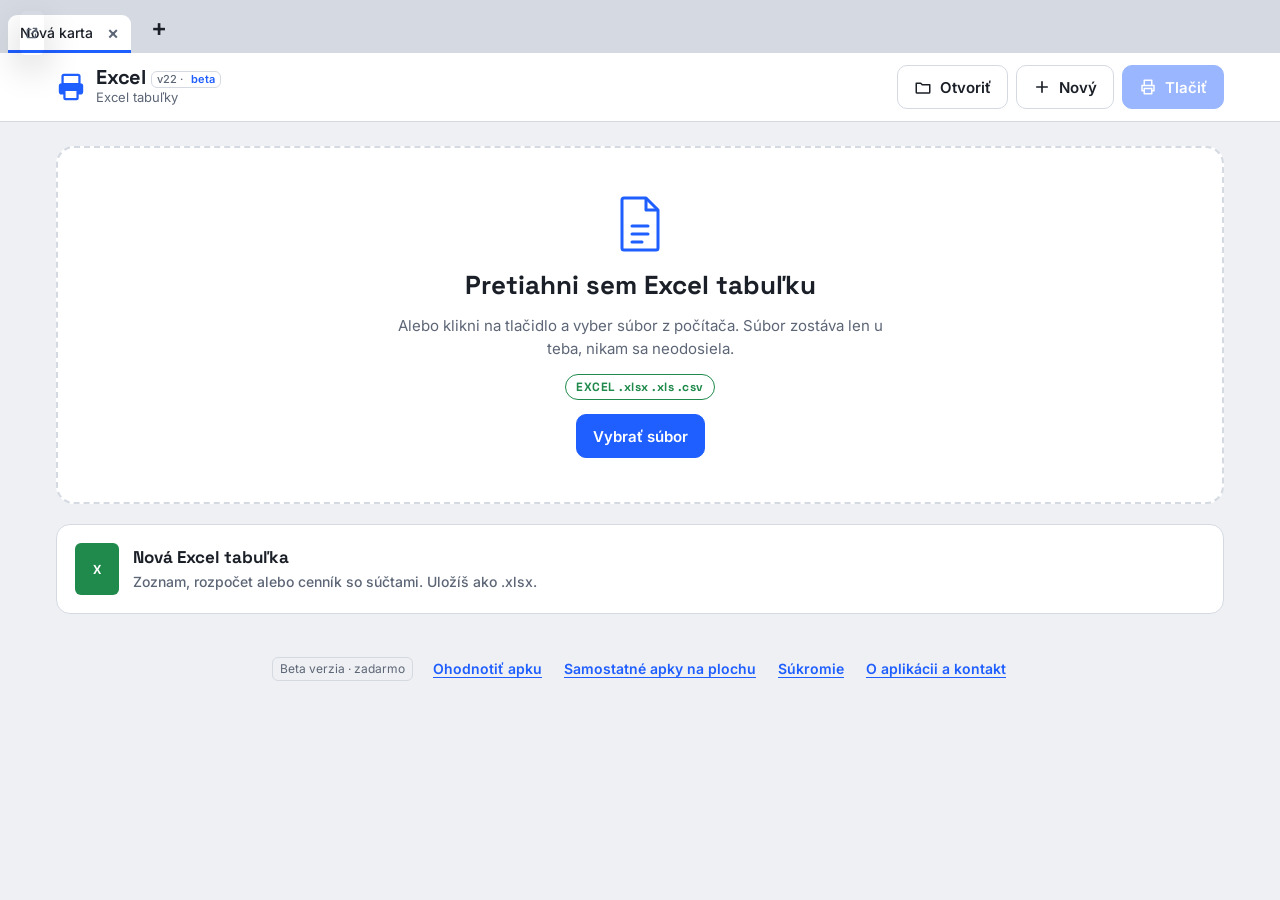
<file: excel/index.html>
<!doctype html>
<html lang="sk">
<head>
<meta charset="utf-8">
<meta name="viewport" content="width=device-width, initial-scale=1, viewport-fit=cover">
<title>PDF Tlač</title>
<link rel="icon" type="image/png" href="icon-192.png">
<link rel="manifest" href="manifest.webmanifest">
<meta name="theme-color" content="#1f8a4c">
<meta name="mobile-web-app-capable" content="yes">
<meta name="apple-mobile-web-app-capable" content="yes">
<meta name="apple-mobile-web-app-title" content="Excel">
<link rel="apple-touch-icon" href="icon-192.png">
<link rel="stylesheet" href="../lib/fonts.css">
<script>
// Hlavné okno = lišta s kartami; každá karta je samostatná apka v rámčeku (?tab=N)
/* ====== NASTAVENIA PRE ZVEREJNENIE – vyplň a apka ich začne používať ======
   goatcounter : kód z GoatCounter (napr. "pdftlac" z adresy pdftlac.goatcounter.com). Prázdne = nič sa neráta.
   feedbackUrl : adresa formulára (napr. https://formspree.io/f/xxxx). Prázdne = hodnotenie sa pošle e-mailom cez contactEmail.
   contactEmail: kontaktný e-mail, ktorý uvidia používatelia.
   operator    : meno prevádzkovateľa do stránky Súkromie.            */
window.PT_CONFIG = { goatcounter: "pdftlac", feedbackUrl: "https://formsubmit.co/ajax/dead0adc025d0a15b09f02c38dc04fd5", contactEmail: "hodoinvest@gmail.com", operator: "ALFA TEAM, s.r.o., Priekopnícka 24, 821 06 Bratislava, IČO 35978805, DIČ 2022127987. Zapísaná v Obchodnom registri Okresného súdu Bratislava I, oddiel Sro, vložka č. 39384/B" };
(function () {
  var C = window.PT_CONFIG;
  function off() {
    if (!C.goatcounter || !/^[a-z0-9-]+$/i.test(C.goatcounter)) return true;
    if (navigator.doNotTrack === "1" || window.doNotTrack === "1") return true;
    if (/^(localhost|127\.)/.test(location.hostname)) return true;
    return false;
  }
  // anonymné počítanie bez cookies: iba názov udalosti, typ zariadenia a veľkosť obrazovky
  window.ptTrack = function (name, isEvent) {
    try {
      if (off()) return;
      var u = "https://" + C.goatcounter + ".goatcounter.com/count?p=" + encodeURIComponent(name) +
        "&t=" + encodeURIComponent(name) + (isEvent === false ? "" : "&e=true") +
        "&s=" + encodeURIComponent(screen.width + "," + screen.height + "," + (window.devicePixelRatio || 1)) +
        "&r=&rnd=" + Math.random().toString(36).slice(2);
      if (navigator.sendBeacon && navigator.sendBeacon(u)) return;
      new Image().src = u;
    } catch (e) {}
  };
})();
// samostatné apky: pdftlac.sk/pdf/, /word/, /excel/, /poznamky/ (alebo ?app=pdf v jednom súbore)
window.PT_APP = (function () {
  var m = location.search.match(/[?&]app=(pdf|word|excel|notes)\b/);
  if (m) return m[1];
  var b = "excel";
  return /^(pdf|word|excel|notes)$/.test(b) ? b : "";
})();
window.PT_ROOT = "../" === "../" ? "../" : "";
window.PT_APPTITLE = { "": "PDF Tlač", pdf: "PDF · PDF Tlač", word: "Word · PDF Tlač", excel: "Excel · PDF Tlač", notes: "Poznámky · PDF Tlač" }[window.PT_APP];
if (window.PT_APP) document.documentElement.setAttribute("data-app", window.PT_APP);
window.__PT_SHELL = window.top === window && !/[?&]tab=/.test(location.search);
window.__PT_TAB = !window.__PT_SHELL && window.parent !== window;
if (window.__PT_SHELL) document.documentElement.classList.add("pt-shell");
</script>
<style>
/* Layout: lišta s akciami hore, pod ňou pracovná plocha: listy PDF, stránka Wordu alebo mriežka tabuľky */
:root {
  --bg: #eef0f3;
  --surface: #ffffff;
  --fg: #1b1f27;
  --muted: #5d6676;
  --line: #d5dae2;
  --accent: #1f5eff;
  --accent-fg: #ffffff;
  --accent-soft: #e3eaff;
  --word: #2b6cd4;
  --excel: #1f8a4c;
  --danger: #c0392b;
  --paper-shadow: 0 1px 2px rgba(20,30,50,.10), 0 6px 18px rgba(20,30,50,.08);
  --font-display: "Space Grotesk", "Segoe UI", system-ui, sans-serif;
  --font-body: "Inter", "Segoe UI", system-ui, -apple-system, Roboto, sans-serif;
  color-scheme: light;
}
@media (prefers-color-scheme: dark) {
  :root {
    --bg: #14171d; --surface: #1d222b; --fg: #e8ebf1; --muted: #9aa3b2;
    --line: #2f3643; --accent: #6f97ff; --accent-fg: #0d1220; --accent-soft: #243256;
    --word: #79a6ff; --excel: #4cc47f;
    --danger: #ff7b6b; --paper-shadow: 0 1px 2px rgba(0,0,0,.4), 0 6px 18px rgba(0,0,0,.35);
    color-scheme: dark;
  }
}
* { box-sizing: border-box; }
[hidden] { display: none !important; }
html, body { margin: 0; }
body { background: var(--bg); color: var(--fg); font: 15px/1.5 var(--font-body); min-height: 100vh; }
.wrap {
  max-width: 1200px; margin: 0 auto;
  padding-left: max(16px, env(safe-area-inset-left, 0px));
  padding-right: max(16px, env(safe-area-inset-right, 0px));
}
header.bar { position: sticky; top: 0; z-index: 5; background: var(--surface); border-bottom: 1px solid var(--line); padding-top: env(safe-area-inset-top, 0px); }
.bar-inner { display: flex; align-items: center; gap: 12px; flex-wrap: wrap; padding-block: 12px; }
.brand { display: flex; align-items: center; gap: 10px; margin-right: auto; min-width: 0; }
.brand svg { flex: none; cursor: pointer; }
.brand h1 { font: 700 20px/1 var(--font-display); margin: 0; letter-spacing: -.01em; }
.brand h1 .ver { font: 500 11px/1 var(--font-body); color: var(--muted); border: 1px solid var(--line); border-radius: 6px; padding: 2px 5px; vertical-align: middle; letter-spacing: 0; }
.file-name { color: var(--muted); font-size: 13px; overflow: hidden; text-overflow: ellipsis; white-space: nowrap; max-width: 40ch; }
.actions { display: flex; gap: 8px; flex-wrap: wrap; position: relative; }
button {
  font: 600 15px/1 var(--font-body); border-radius: 10px; padding: 12px 16px;
  border: 1px solid var(--line); background: var(--surface); color: var(--fg); cursor: pointer;
  display: inline-flex; align-items: center; gap: 8px; min-height: 44px;
}
button:hover:not(:disabled) { border-color: var(--accent); }
button:focus-visible, input:focus-visible, select:focus-visible, td:focus-visible { outline: 3px solid var(--accent); outline-offset: 2px; }
button.primary { background: var(--accent); color: var(--accent-fg); border-color: var(--accent); }
button.primary:hover:not(:disabled) { filter: brightness(1.08); }
button:disabled { opacity: .45; cursor: not-allowed; }
.menu {
  position: absolute; top: calc(100% + 6px); left: 0; z-index: 10; background: var(--surface);
  border: 1px solid var(--line); border-radius: 12px; box-shadow: 0 12px 32px rgba(0,0,0,.18); padding: 6px; display: grid; min-width: 220px;
}
.menu button { border: 0; justify-content: flex-start; width: 100%; }
.menu button:hover { background: var(--accent-soft); }
.tools {
  display: flex; gap: 12px 20px; flex-wrap: wrap; align-items: center;
  padding-block: 10px; border-top: 1px solid var(--line); font-size: 14px;
}
.tools label { color: var(--muted); display: inline-flex; align-items: center; gap: 8px; }
.tools input[type=text], .tools input[type=search], .tools select, .modal input, .fbar input {
  font: 500 15px var(--font-body); color: var(--fg); background: var(--bg);
  border: 1px solid var(--line); border-radius: 8px; padding: 8px 10px; min-height: 40px;
}
.tools input[type=text] { width: 12em; }
.linkish { background: none; border: none; color: var(--accent); padding: 6px 4px; min-height: 0; font-weight: 600; font-size: 14px; }
.count { margin-left: auto; color: var(--muted); font-variant-numeric: tabular-nums; }

/* Formátovacia lišta pre Word */
.fmt { flex-wrap: nowrap; overflow-x: auto; gap: 6px; scrollbar-width: thin; }
.fmt button { min-height: 38px; padding: 8px 10px; font-size: 14px; flex: none; }
.fmt button.on { background: var(--accent-soft); border-color: var(--accent); }
.fmt .sep { width: 1px; align-self: stretch; background: var(--line); flex: none; margin: 4px 2px; }
.fmt select { flex: none; }
@media (min-width: 900px) { #toolsEdit, #toolsSheet, #toolsDoc { flex-wrap: wrap; overflow-x: visible; } }
#toolsSheet label { display: inline-flex; align-items: center; gap: 6px; flex: none; white-space: nowrap; }
#toolsSheet select { flex: none; }
.ctxmenu { position: fixed; z-index: 30; background: var(--surface); border: 1px solid var(--line); border-radius: 10px; box-shadow: 0 12px 30px rgba(0,0,0,.18); padding: 6px; display: grid; min-width: 210px; }
.ctxmenu button { border: 0; background: none; text-align: left; justify-content: flex-start; padding: 8px 12px; min-height: 0; border-radius: 6px; font-size: 14px; }
.ctxmenu button:hover { background: var(--accent-soft); }
.ctxmenu hr { border: 0; border-top: 1px solid var(--line); margin: 4px 0; }
.colorbtn { position: relative; display: inline-flex; flex-direction: column; align-items: center; justify-content: center; width: 40px; height: 38px; border: 1px solid var(--line); border-radius: 8px; background: var(--surface); cursor: pointer; flex: none; gap: 1px !important; }
.colorbtn .cb-a { font: 700 15px/1 var(--font-body); }
.colorbtn .cb-bar { width: 22px; height: 4px; border-radius: 2px; border: 1px solid rgba(0,0,0,.15); }
.colorbtn input { position: absolute; inset: 0; opacity: 0; width: 100%; height: 100%; cursor: pointer; padding: 0; border: 0; }

main { padding-block: 24px 48px; }

/* Úvodná obrazovka */
.start { display: grid; gap: 20px; }
.drop {
  border: 2px dashed var(--line); border-radius: 18px; background: var(--surface);
  padding: 44px 24px; text-align: center; display: grid; gap: 14px; justify-items: center;
  transition: border-color .15s, background .15s;
}
body.dragging .drop { border-color: var(--accent); background: var(--accent-soft); }
.drop h2 { font: 700 26px/1.2 var(--font-display); margin: 0; text-wrap: balance; }
.drop p { margin: 0; color: var(--muted); max-width: 56ch; }
.types { display: flex; gap: 8px; flex-wrap: wrap; justify-content: center; }
.chip { font: 700 12px/1 var(--font-display); letter-spacing: .04em; padding: 6px 10px; border-radius: 999px; border: 1px solid currentColor; }
.chip.pdf { color: var(--danger); } .chip.word { color: var(--word); } .chip.excel { color: var(--excel); }
.chip.inv { color: #1f3b6e; border-color: #1f3b6e; }
.chip.img { color: #8e24aa; border-color: #8e24aa; }
.new-row { display: grid; grid-template-columns: repeat(auto-fit, minmax(240px, 1fr)); gap: 16px; }
.new-card {
  display: flex; gap: 14px; align-items: center; text-align: left; padding: 18px; border-radius: 14px;
  min-height: 0; width: 100%; font-weight: 500;
}
.new-card .ico { width: 44px; height: 52px; flex: none; border-radius: 6px; display: grid; place-items: center; color: #fff; font: 700 13px var(--font-display); }
.new-card b { display: block; font: 700 17px/1.2 var(--font-display); margin-bottom: 4px; }
.new-card span span { color: var(--muted); font-size: 14px; line-height: 1.4; }
.resume { background: var(--accent-soft); border: 1px solid var(--accent); border-radius: 14px; padding: 14px 18px; display: flex; gap: 12px; align-items: center; flex-wrap: wrap; }
.resume p { margin: 0; flex: 1 1 260px; }

/* PDF */
.grid { display: grid; grid-template-columns: repeat(auto-fill, minmax(170px, 1fr)); gap: 20px; }
.page { display: grid; gap: 8px; justify-items: center; cursor: pointer; user-select: none; }
.sheet {
  position: relative; background: #fff; box-shadow: var(--paper-shadow); border-radius: 3px;
  outline: 3px solid transparent; outline-offset: 3px; transition: outline-color .12s, opacity .12s;
  width: 100%; display: flex; align-items: center; justify-content: center; min-height: 120px;
}
.sheet canvas { display: block; width: 100%; height: auto; border-radius: 3px; }
.page.on .sheet { outline-color: var(--accent); }
.page:not(.on) .sheet { opacity: .35; }
.tick { position: absolute; top: 8px; right: 8px; width: 26px; height: 26px; border-radius: 50%; background: var(--surface); border: 2px solid var(--line); display: grid; place-items: center; }
.page.on .tick { background: var(--accent); border-color: var(--accent); }
.page.on .tick::after { content: ""; width: 10px; height: 6px; border: 3px solid var(--accent-fg); border-top: 0; border-right: 0; transform: translateY(-1px) rotate(-45deg); }
.page-label { font-size: 13px; color: var(--muted); font-variant-numeric: tabular-nums; }

/* Poznámkový blok */
#viewNotes { display: grid; grid-template-columns: minmax(220px, 300px) 1fr; gap: 16px; align-items: start; }
.nb-list { display: grid; gap: 6px; align-content: start; max-height: calc(100vh - 170px); overflow: auto; padding: 2px; }
.nb-item { display: grid; gap: 2px; text-align: left; padding: 10px 12px; border-radius: 10px; min-height: 0; width: 100%; font-weight: 400; background: var(--surface); border: 1px solid var(--line); cursor: pointer; color: var(--fg); }
.nb-item b { font: 700 15px/1.3 var(--font-display); overflow: hidden; text-overflow: ellipsis; white-space: nowrap; }
.nb-item span { color: var(--muted); font-size: 13px; overflow: hidden; text-overflow: ellipsis; white-space: nowrap; }
.nb-item.on { border-color: #e09a00; box-shadow: inset 4px 0 0 #e09a00; }
.nb-empty { color: var(--muted); padding: 10px 4px; margin: 0; }
.nb-ed { display: grid; gap: 6px; }
#nbText { width: 100%; min-height: calc(100vh - 200px); resize: vertical; border: 1px solid var(--line); border-radius: 12px; background: var(--surface); color: var(--fg); padding: 16px 18px; font: 16px/1.6 var(--font-body); box-shadow: var(--paper-shadow); }
#nbText:focus { outline: 2px solid #e09a00; outline-offset: 1px; }
.nb-saved { color: var(--muted); font-size: 13px; min-height: 20px; }
.nb-saved button { background: none; border: 0; padding: 0 4px; min-height: 0; color: var(--accent); font: 600 13px var(--font-body); text-decoration: underline; cursor: pointer; }
#nbBack { display: none; justify-self: start; }
#nbSearch { min-width: 0; width: 200px; }
@media (max-width: 760px) {
  #viewNotes { grid-template-columns: 1fr; }
  #viewNotes.editing .nb-list { display: none; }
  #viewNotes:not(.editing) .nb-ed { display: none; }
  #viewNotes.editing #nbBack { display: inline-flex; }
  .nb-list { max-height: none; }
  #nbText { min-height: calc(100vh - 230px); }
  #toolsNotes label[for=nbSize], #nbAll, #nbInfo { display: none; }
  #toolsNotes.editing #nbSearch { display: none; }
  #toolsNotes:not(.editing) #nbDel { display: none; }
}
.apps-list { display: grid; gap: 8px; margin: 10px 0; }
.app-link { display: flex; gap: 12px; align-items: center; padding: 10px 12px; border: 1px solid var(--line); border-radius: 12px; color: var(--fg); text-decoration: none; background: var(--surface); }
.app-link:hover { border-color: var(--accent); }
.app-link .ai { width: 36px; height: 36px; border-radius: 9px; flex: none; display: grid; place-items: center; color: #fff; font: 700 13px var(--font-display); }
.app-link b { display: block; font: 700 15px/1.2 var(--font-display); }
.app-link span span { color: var(--muted); font-size: 13px; }

/* Word */
.doc-wrap { display: flex; justify-content: center; }
.page-doc {
  background: #fff; color: #111; width: 21cm; max-width: 100%; min-height: 29.7cm; padding: 2cm;
  box-shadow: var(--paper-shadow); border-radius: 3px; outline: none;
  font: 11pt/1.5 Calibri, Carlito, "Segoe UI", Arial, sans-serif; overflow-wrap: break-word;
}
.page-doc:empty::before { content: attr(data-ph); color: #9aa0aa; }
.page-doc h1 { font-size: 20pt; margin: .4em 0; line-height: 1.2; }
.page-doc h2 { font-size: 15pt; margin: .4em 0; line-height: 1.25; }
.page-doc h3 { font-size: 12.5pt; margin: .4em 0; }
.page-doc p { margin: 0 0 .6em; }
.page-doc table { border-collapse: collapse; margin: .6em 0; max-width: 100%; }
.page-doc td, .page-doc th { border: 1px solid #999; padding: 4px 8px; vertical-align: top; }
.page-doc img { max-width: 100%; height: auto; }

/* Excel */
.fbar { display: flex; gap: 8px; align-items: center; margin-bottom: 10px; }
.fbar .cname { font: 600 14px var(--font-body); color: var(--muted); min-width: 3.5em; text-align: center; padding: 8px; background: var(--surface); border: 1px solid var(--line); border-radius: 8px; font-variant-numeric: tabular-nums; }
.fbar input { flex: 1; min-width: 0; font-variant-numeric: tabular-nums; }
.sheet-wrap { overflow: auto; max-height: calc(100vh - 230px); min-height: 300px; background: var(--surface); border: 1px solid var(--line); border-radius: 10px; }
table.xl { border-collapse: separate; border-spacing: 0; font: 14px/1.3 var(--font-body); table-layout: fixed; background: var(--surface); }
table.xl th { position: sticky; top: 0; z-index: 2; background: var(--bg); color: var(--muted); font-weight: 500; font-size: 12px; padding: 6px; border-right: 1px solid var(--line); border-bottom: 1px solid var(--line); }
table.xl th.rh { position: sticky; left: 0; z-index: 1; min-width: 44px; text-align: center; font-variant-numeric: tabular-nums; }
table.xl th.corner { left: 0; z-index: 3; }
table.xl td {
  border-right: 1px solid var(--line); border-bottom: 1px solid var(--line); height: 32px;
  padding: 4px 8px; white-space: nowrap; overflow: hidden; text-overflow: ellipsis; outline: none; color: var(--fg); cursor: cell; vertical-align: bottom;
}
table.xl td.spill { overflow: visible; text-overflow: clip; position: relative; z-index: 1; }
table.xl td.spill:focus { overflow: hidden; }
table.xl td.insel { background-image: linear-gradient(rgba(31,94,255,.13), rgba(31,94,255,.13)); }
table.xl th.hsel { background: var(--accent-soft); color: var(--accent); }
table.xl thead th { position: sticky; }
table.xl .rz { position: absolute; top: 0; right: -4px; width: 8px; height: 100%; cursor: col-resize; z-index: 4; }
table.xl .rzr { position: absolute; left: 0; bottom: -4px; height: 8px; width: 100%; cursor: row-resize; z-index: 4; }
table.xl .rz:hover, table.xl .rzr:hover, table.xl .rz.on, table.xl .rzr.on { background: var(--accent); opacity: .6; }
.sheet-wrap.selecting { user-select: none; }
.sheet-wrap.resizing, .sheet-wrap.resizing * { cursor: col-resize !important; user-select: none; }
.sheet-wrap.resizing.rows, .sheet-wrap.resizing.rows * { cursor: row-resize !important; }
table.xl td.num { text-align: right; font-variant-numeric: tabular-nums; }
table.xl td.err { color: var(--danger); }
table.xl td.bold { font-weight: 700; }
table.xl td:focus { box-shadow: inset 0 0 0 2px var(--accent); white-space: pre-wrap; text-overflow: clip; cursor: text; }
.sheet-note { color: var(--muted); font-size: 13px; margin-top: 8px; }

.status {
  position: fixed; left: 50%; transform: translateX(-50%); bottom: calc(20px + env(safe-area-inset-bottom, 0px));
  background: var(--fg); color: var(--bg); padding: 12px 18px; border-radius: 12px; font-weight: 500;
  box-shadow: 0 8px 24px rgba(0,0,0,.25); width: max-content; max-width: calc(100% - 32px); z-index: 20;
}
.status.err { background: var(--danger); color: #fff; }
.brand h1 button.ver { cursor: pointer; background: none; min-height: 0; }
.brand h1 button.ver b { color: var(--accent); font-weight: 700; }
.brand h1 button.ver:hover { border-color: var(--accent); color: var(--fg); }
.start-foot { display: flex; flex-wrap: wrap; gap: 6px 18px; justify-content: center; align-items: center; margin-top: 22px; color: var(--muted); font-size: 14px; }
.start-foot button { background: none; border: 0; padding: 4px 2px; min-height: 0; color: var(--accent); font: 600 14px var(--font-body); text-decoration: underline; text-underline-offset: 3px; cursor: pointer; }
.start-foot .beta { border: 1px solid var(--line); border-radius: 6px; padding: 2px 7px; font-size: 12px; }
.stars { display: flex; gap: 4px; justify-content: center; }
.stars button { background: none; border: 0; padding: 2px 4px; min-height: 0; font-size: 38px; line-height: 1; color: var(--line); cursor: pointer; transition: transform .1s; }
.stars button.on { color: #f5a623; }
.stars button:hover { transform: scale(1.12); }
.stars-label { text-align: center; min-height: 1.3em; font-weight: 600; }
.modal .small { font-size: 13px; }
.modal.long { width: min(620px, 100%); max-height: calc(100vh - 40px); overflow: auto; }
.modal.long h4 { margin: 8px 0 0; font: 700 16px var(--font-display); }
.modal.long p, .modal.long li { color: var(--fg); line-height: 1.5; }
.modal.long ul { margin: 0; padding-left: 20px; }
.rate-ask { position: fixed; right: 16px; bottom: calc(16px + env(safe-area-inset-bottom, 0px)); z-index: 19; background: var(--surface); border: 1px solid var(--line); border-radius: 14px; padding: 14px 16px; box-shadow: 0 8px 24px rgba(0,0,0,.2); display: flex; gap: 10px; align-items: center; flex-wrap: wrap; max-width: calc(100% - 32px); }
.rate-ask span { font-weight: 600; }
.inline-opt { display: flex; gap: 10px; align-items: flex-start; padding: 10px 12px; border: 1px solid var(--line); border-radius: 10px; cursor: pointer; }
.inline-opt:has(input:checked) { border-color: var(--accent); background: color-mix(in srgb, var(--accent) 8%, var(--surface)); }
.inline-opt input { margin-top: 4px; accent-color: var(--accent); }
.inline-opt small { color: var(--muted); }
.modal ol.steps { margin: 0; padding-left: 22px; display: grid; gap: 6px; line-height: 1.45; }
@media (max-width: 640px) { #pdfOutBtn .lbl { display: none; } }
.small-btn { min-height: 34px; padding: 4px 12px; font-size: 14px; }
.form-list { display: grid; gap: 10px; max-height: 55vh; overflow: auto; padding-right: 4px; }
.form-list .field textarea { min-height: 70px; }
.form-list .field select { font: 500 15px var(--font-body); color: var(--fg); background: var(--bg); border: 1px solid var(--line); border-radius: 8px; padding: 8px 10px; min-height: 40px; }
.form-list label.chk { display: flex; gap: 8px; align-items: center; font-size: 15px; color: var(--fg); }
.form-list label.chk input { width: 20px; height: 20px; accent-color: var(--accent); }
.shrink-res { font-weight: 600; color: var(--fg) !important; }
.modal-back { position: fixed; inset: 0; background: rgba(10,14,22,.55); display: grid; place-items: center; z-index: 30; padding: 16px; }
.modal { background: var(--surface); border-radius: 16px; padding: 24px; width: min(440px, 100%); display: grid; gap: 14px; }
.modal h3 { margin: 0; font: 700 20px var(--font-display); }
.modal p { margin: 0; color: var(--muted); }
.modal .row { display: flex; gap: 8px; justify-content: flex-end; flex-wrap: wrap; }

/* PDF editor */
.seg { display: inline-flex; border: 1px solid var(--line); border-radius: 10px; overflow: hidden; flex: none; }
.seg button { border: 0; border-radius: 0; min-height: 38px; padding: 8px 12px; font-size: 14px; background: var(--surface); }
.seg button.on { background: var(--accent); color: var(--accent-fg); }
.ptools { display: flex; gap: 4px; justify-content: center; }
.ptools button { min-height: 32px; min-width: 32px; padding: 4px 8px; font-size: 16px; border-radius: 8px; justify-content: center; }
.page.dragging-tile { opacity: .4; }
.page.drop-before .sheet { box-shadow: -5px 0 0 var(--accent), var(--paper-shadow); }
.hint-row { font-size: 13px; color: var(--muted); padding-bottom: 8px; }
.hlmark { background: #ffeb3b; color: #111; padding: 0 3px; border-radius: 2px; }
#toolsEdit input[type=color] { width: 40px; height: 38px; padding: 2px; border: 1px solid var(--line); border-radius: 8px; background: var(--surface); flex: none; }
.edit-pane { display: grid; justify-items: center; gap: 22px; }
.eholder { display: grid; gap: 6px; justify-items: center; max-width: 100%; overflow-x: auto; }
.epage { position: relative; background: #fff; box-shadow: var(--paper-shadow); }
.epage canvas { display: block; }
.epage svg.ov { position: absolute; inset: 0; touch-action: none; user-select: none; }
.epage svg.ov.tool-select { touch-action: pan-x pan-y; cursor: default; }
.epage svg.ov.tool-select [data-k] { cursor: move; }
.epage svg.ov:not(.tool-select) { cursor: crosshair; }
.epage svg.ov.tool-text, .epage svg.ov.tool-retext { cursor: text; }
.epage svg .selbox { stroke: var(--accent); stroke-width: 1.5; stroke-dasharray: 5 4; }
.epage svg .handle { fill: var(--accent); stroke: #fff; stroke-width: 1.5; cursor: nwse-resize; }
.elabel { font-size: 12px; color: var(--muted); font-variant-numeric: tabular-nums; }
.txed {
  position: absolute; z-index: 3; margin: 0; padding: 0; border: 0; outline: 2px dashed var(--accent); outline-offset: 2px;
  background: rgba(255,255,255,.6); font-family: PdfSans, sans-serif; line-height: 1.25; resize: none; overflow: hidden; white-space: pre; min-width: 60px;
}
.txed.re { background: #fff; }
.pop { position: fixed; z-index: 15; background: var(--surface); border: 1px solid var(--line); border-radius: 14px; box-shadow: 0 14px 36px rgba(0,0,0,.2); padding: 14px; display: grid; gap: 10px; width: min(360px, calc(100vw - 24px)); }
.pop-title { font: 700 16px var(--font-display); }
.pop-p { margin: 0; color: var(--muted); font-size: 14px; }
.pop-row { display: flex; gap: 8px; align-items: center; font-size: 14px; color: var(--muted); }
.pop-row input[type=text] { flex: 1; min-width: 0; font: 500 15px var(--font-body); color: var(--fg); background: var(--bg); border: 1px solid var(--line); border-radius: 8px; padding: 8px 10px; }
.stamp-grid { display: grid; grid-template-columns: repeat(auto-fill, minmax(100px, 1fr)); gap: 6px; }
.stamp-b { font: 700 12px var(--font-display); letter-spacing: .04em; border: 2px solid; background: transparent; border-radius: 6px; min-height: 36px; padding: 6px; justify-content: center; }
.sign-list { display: grid; gap: 6px; }
.sign-item { display: flex; gap: 6px; align-items: center; }
.sign-b { flex: 1; background: #fff; justify-content: center; min-height: 56px; padding: 4px; }
.sign-b img { max-height: 48px; max-width: 100%; }
.modal.wide { width: min(640px, 100%); }
.sign-pad { width: 100%; height: 200px; background: #fff; border: 2px dashed var(--line); border-radius: 10px; touch-action: none; cursor: crosshair; }
.modal textarea { font: 15px/1.5 var(--font-body); color: var(--fg); background: var(--bg); border: 1px solid var(--line); border-radius: 8px; padding: 10px; resize: vertical; }
.modal .field { display: grid; gap: 4px; font-size: 13px; color: var(--muted); }
.modal .field input { font: 500 15px var(--font-body); color: var(--fg); background: var(--bg); border: 1px solid var(--line); border-radius: 8px; padding: 8px 10px; min-height: 40px; }
.modal .field input[type=number] { width: 7em; }
.modal .field input[type=color] { width: 56px; padding: 2px; }
.modal .row.left { justify-content: flex-start; }
.modal label.inline { display: inline-flex; gap: 6px; align-items: center; color: var(--muted); font-size: 14px; margin-right: auto; }

#print-area { display: none; }

@media (max-width: 560px) {
  header.bar { position: static; }
  .brand h1 { font-size: 18px; }
  .actions { width: 100%; }
  .actions > button { flex: 1 1 auto; justify-content: center; padding: 12px 10px; }
  .grid { grid-template-columns: repeat(2, minmax(0, 1fr)); gap: 14px; }
  .drop { padding: 32px 16px; }
  .count { margin-left: 0; }
  .page-doc { padding: 22px 18px; min-height: 70vh; }
  .sheet-wrap { max-height: 65vh; }
}
@media (prefers-reduced-motion: reduce) { * { transition: none !important; } }

@media print {
  html, body { background: #fff !important; }
  body > *:not(#print-area) { display: none !important; }
  #print-area { display: block !important; color: #000; }
  #print-area .pp { width: 100vw; height: 100vh; display: flex; align-items: center; justify-content: center; break-after: page; page-break-after: always; overflow: hidden; }
  #print-area .pp:last-child { break-after: auto; page-break-after: auto; }
  #print-area .pp img { max-width: 100%; max-height: 100%; object-fit: contain; }
  #print-area .notes-print { font: 12pt/1.55 "Segoe UI", Arial, sans-serif; white-space: pre-wrap; overflow-wrap: break-word; }
  #print-area .doc-print { font: 11pt/1.5 Calibri, Carlito, "Segoe UI", Arial, sans-serif; overflow-wrap: break-word; }
  #print-area .doc-print h1 { font-size: 20pt; margin: .4em 0; line-height: 1.2; }
  #print-area .doc-print h2 { font-size: 15pt; margin: .4em 0; }
  #print-area .doc-print h3 { font-size: 12.5pt; margin: .4em 0; }
  #print-area .doc-print p { margin: 0 0 .6em; }
  #print-area .doc-print table { border-collapse: collapse; }
  #print-area .doc-print td, #print-area .doc-print th { border: 1px solid #777; padding: 4px 8px; vertical-align: top; }
  #print-area .doc-print img { max-width: 100%; }
  #print-area table.xp { border-collapse: collapse; font: 10pt/1.3 Calibri, Carlito, Arial, sans-serif; }
  #print-area table.xp td { padding: 3px 6px; white-space: nowrap; }
  #print-area table.xp.lines td { border: 1px solid #888; }
  #print-area table.xp td.num { text-align: right; }
  #print-area table.xp td.bold { font-weight: 700; }
  #print-area table.xp tr { break-inside: avoid; }
}
</style>
<style>
/* karty */
html.pt-shell, html.pt-shell body { height: 100%; margin: 0; overflow: hidden; }
html.pt-shell body > :not(#tabShell) { display: none !important; }
#tabShell { display: flex; flex-direction: column; height: 100vh; height: 100dvh; background: var(--bg); }
.tabbar { display: flex; align-items: flex-end; gap: 4px; padding: 6px 8px 0; background: var(--line); flex: none; padding-top: max(6px, env(safe-area-inset-top)); }
.tabs { display: flex; gap: 3px; overflow-x: auto; overflow-y: hidden; flex: 0 1 auto; min-width: 0; scrollbar-width: thin; }
.tab { display: flex; align-items: center; gap: 6px; height: 38px; padding: 0 4px 0 12px; max-width: 240px; min-width: 120px; flex: none;
  background: color-mix(in srgb, var(--surface) 55%, var(--line)); color: var(--fg); border-radius: 9px 9px 0 0; cursor: pointer;
  font: 500 14px var(--font-body); border: 0; border-bottom: 3px solid transparent; user-select: none; }
.tab:hover { background: color-mix(in srgb, var(--surface) 80%, var(--line)); }
.tab.on { background: var(--surface); border-bottom-color: var(--accent); }
.tab .ic { width: 22px; height: 18px; border-radius: 4px; flex: none; color: #fff; font: 700 10px/18px var(--font-body); text-align: center; background: var(--muted); }
.tab .ic.notes { background: #e09a00; } .tab .ic.pdf { background: #d93025; } .tab .ic.doc { background: var(--word); } .tab .ic.sheet { background: var(--excel); }
.tab .nm { overflow: hidden; text-overflow: ellipsis; white-space: nowrap; flex: 1; min-width: 0; }
.tab .dot { width: 8px; height: 8px; border-radius: 50%; background: var(--accent); flex: none; }
.tab .x { width: 28px; height: 28px; border: 0; background: transparent; border-radius: 6px; font-size: 18px; line-height: 1; color: var(--muted); cursor: pointer; flex: none; display: grid; place-items: center; padding: 0; }
.tab .x:hover { background: var(--line); color: var(--fg); }
.tab .pop { width: 24px; height: 24px; border: 0; background: transparent; border-radius: 6px; color: var(--muted); cursor: pointer; flex: none; display: none; place-items: center; padding: 0; }
.tab:hover .pop, .tab.on .pop { display: grid; }
.tab .pop:hover { background: var(--line); color: var(--fg); }
.tab.dragging { opacity: .5; }
.tabbar.drop-here { box-shadow: inset 0 -3px 0 var(--accent); background: var(--accent-soft); }
@media (pointer: coarse) { .tab .pop { display: none !important; } }
#tabAdd { width: 38px; height: 34px; margin-bottom: 3px; border: 0; border-radius: 8px; background: transparent; font-size: 24px; line-height: 1; color: var(--fg); cursor: pointer; flex: none; }
#tabPrintAll { height: 34px; margin: 0 0 3px 4px; padding: 0 12px; border: 0; border-radius: 8px; background: var(--accent); color: #fff; font: 600 14px var(--font-body); cursor: pointer; flex: none; display: inline-flex; gap: 6px; align-items: center; white-space: nowrap; }
#tabPrintAll[hidden] { display: none; }
@media (max-width: 600px) { #tabPrintAll .lbl { display: none; } }
#tabAdd:hover { background: color-mix(in srgb, var(--surface) 60%, var(--line)); }
#frames { position: relative; flex: 1; min-height: 0; }
#frames iframe { position: absolute; inset: 0; width: 100%; height: 100%; border: 0; background: var(--bg); visibility: hidden; }
#frames iframe.on { visibility: visible; z-index: 1; }
@media (pointer: coarse) { .tab { height: 42px; min-width: 96px; max-width: 170px; } .tab .x { width: 34px; height: 34px; } #tabAdd { width: 44px; height: 40px; } }
</style>
<style id="page-style"></style>
</head>
<body>
<header class="bar">
  <div class="wrap">
    <div class="bar-inner">
      <div class="brand">
        <svg id="homeBtn" width="30" height="30" viewBox="0 0 32 32" aria-label="Domov" role="button">
          <rect x="7" y="3" width="18" height="10" rx="1.5" fill="none" stroke="var(--accent)" stroke-width="2.4"/>
          <rect x="3" y="12" width="26" height="12" rx="3" fill="var(--accent)"/>
          <rect x="9" y="19" width="14" height="10" rx="1" fill="var(--surface)" stroke="var(--accent)" stroke-width="2.4"/>
        </svg>
        <div style="min-width:0">
          <h1>PDF Tlač <button type="button" class="ver" id="aboutBtn" title="O aplikácii">v22 · <b>beta</b></button></h1>
          <div class="file-name" id="fileName">PDF, Word a Excel</div>
        </div>
      </div>
      <div class="actions">
        <button id="openBtn" type="button">
          <svg width="18" height="18" viewBox="0 0 24 24" aria-hidden="true"><path d="M3 7h6l2 2h10v10a1 1 0 0 1-1 1H4a1 1 0 0 1-1-1z" fill="none" stroke="currentColor" stroke-width="2" stroke-linejoin="round"/></svg>
          Otvoriť
        </button>
        <button id="newBtn" type="button" aria-haspopup="true" aria-expanded="false">
          <svg width="18" height="18" viewBox="0 0 24 24" aria-hidden="true"><path d="M12 5v14M5 12h14" fill="none" stroke="currentColor" stroke-width="2.2" stroke-linecap="round"/></svg>
          Nový
        </button>
        <div class="menu" id="newMenu" hidden>
          <button type="button" data-new="doc">Nový Word dokument</button>
          <button type="button" data-new="sheet">Nová Excel tabuľka</button>
          <button type="button" data-new="notes">Poznámkový blok</button>
        </div>
        <button id="saveBtn" type="button" hidden>
          <svg width="18" height="18" viewBox="0 0 24 24" aria-hidden="true"><path d="M12 4v11m0 0-4-4m4 4 4-4M5 19h14" fill="none" stroke="currentColor" stroke-width="2" stroke-linecap="round" stroke-linejoin="round"/></svg>
          Uložiť
        </button>
        <button id="pdfOutBtn" type="button" hidden title="Uložiť ako PDF">
          <svg width="18" height="18" viewBox="0 0 24 24" aria-hidden="true"><path d="M6 2h9l5 5v15H6z M14 2v6h6" fill="none" stroke="currentColor" stroke-width="2" stroke-linejoin="round"/><path d="M9 16h6m-3-3v6" stroke="currentColor" stroke-width="2" stroke-linecap="round"/></svg>
          <span class="lbl">Ako PDF</span>
        </button>
        <button id="printBtn" class="primary" type="button" disabled>
          <svg width="18" height="18" viewBox="0 0 24 24" aria-hidden="true"><path d="M7 9V3h10v6M7 17H4v-7h16v7h-3M7 14h10v7H7z" fill="none" stroke="currentColor" stroke-width="2" stroke-linejoin="round"/></svg>
          Tlačiť
        </button>
      </div>
    </div>

    <!-- PDF nástroje -->
    <div class="tools" id="toolsPdf" hidden>
      <span class="seg" role="tablist"><button type="button" data-pview="pages" class="on">Strany a tlač</button><button type="button" data-pview="edit">Upraviť PDF</button></span>
      <button class="linkish" id="appendBtn" type="button">+ Pripojiť PDF alebo fotku</button>
      <button class="linkish" id="blankBtn" type="button">+ Prázdna strana</button>
      <label for="range">Strany
        <input id="range" type="text" inputmode="numeric" placeholder="napr. 1-3, 5" autocomplete="off">
      </label>
      <span>
        <button class="linkish" id="allBtn" type="button">Vybrať všetky</button>
        <button class="linkish" id="noneBtn" type="button">Zrušiť výber</button>
      </span>
      <label for="quality">Kvalita
        <select id="quality">
          <option value="150">Bežná (rýchla)</option>
          <option value="300" selected>Vysoká</option>
        </select>
      </label>
      <button class="primary small-btn" id="formBtn" type="button" hidden>Vyplniť formulár</button>
      <button class="primary small-btn" id="invXmlBtn" type="button" hidden>Zobraziť e-faktúru</button>
      <button class="linkish" id="shrinkBtn" type="button">Zmenšiť PDF</button>
      <button class="linkish" id="splitBtn" type="button">Rozdeliť PDF</button>
      <button class="linkish" id="nativeBtn" type="button">Otvoriť v prehliadači</button>
      <button class="linkish" id="shareBtn" type="button" hidden>Poslať do inej apky</button>
      <span class="count" id="count"></span>
    </div>

    <!-- Poznámkový blok -->
    <div class="tools" id="toolsNotes" hidden>
      <button type="button" class="primary small-btn" id="nbNew">+ Nová poznámka</button>
      <input type="search" id="nbSearch" placeholder="Hľadať v poznámkach" aria-label="Hľadať v poznámkach" autocomplete="off">
      <label for="nbSize">Písmo
        <select id="nbSize"><option value="14">Malé</option><option value="16" selected>Stredné</option><option value="19">Veľké</option><option value="23">Veľmi veľké</option></select>
      </label>
      <button class="linkish" id="nbDel" type="button">Zmazať poznámku</button>
      <button class="linkish" id="nbAll" type="button" title="Stiahne všetky poznámky do jedného súboru .txt">Zálohovať všetky</button>
      <span class="count" id="nbInfo"></span>
    </div>

    <!-- PDF editor -->
    <div class="tools fmt" id="toolsEdit" hidden>
      <span class="seg" role="tablist"><button type="button" data-pview="pages">Strany a tlač</button><button type="button" data-pview="edit" class="on">Upraviť PDF</button></span>
      <span class="sep"></span>
      <button type="button" data-tool="select" class="on" title="Vybrať a posúvať"><svg width="16" height="16" viewBox="0 0 24 24"><path d="M5 3l14 8-6 2-2 6z" fill="currentColor"/></svg>Vybrať</button>
      <button type="button" data-tool="retext" title="Prepísať pôvodný text v PDF">Prepísať text</button>
      <button type="button" data-tool="text" title="Písať nový text">T Text</button>
      <button type="button" data-tool="hl" title="Zvýrazniť"><span class="hlmark">ab</span>Zvýrazniť</button>
      <button type="button" data-tool="note" title="Lepiaca poznámka">Poznámka</button>
      <button type="button" data-tool="stamp" title="Pečiatka">Pečiatka ▾</button>
      <button type="button" data-tool="sign" title="Podpis">Podpis ▾</button>
      <span class="sep"></span>
      <button type="button" data-tool="pen" title="Pero">Pero</button>
      <button type="button" data-tool="line" title="Čiara">Čiara</button>
      <button type="button" data-tool="arrow" title="Šípka">Šípka</button>
      <button type="button" data-tool="rect" title="Obdĺžnik">▭</button>
      <button type="button" data-tool="ellipse" title="Kruh alebo ovál">◯</button>
      <button type="button" data-tool="white" title="Zakryť bielou">Zakryť</button>
      <button type="button" data-tool="image" title="Vložiť obrázok">Obrázok</button>
      <span class="sep"></span>
      <input type="color" id="colorIn" value="#d32f2f" title="Farba" aria-label="Farba">
      <select id="sizeSel" title="Veľkosť písma a hrúbka čiary" aria-label="Veľkosť">
        <option value="8">8</option><option value="10">10</option><option value="12" selected>12</option><option value="14">14</option><option value="18">18</option><option value="24">24</option><option value="36">36</option>
      </select>
      <select id="zoomSel" title="Zväčšenie" aria-label="Zväčšenie">
        <option value="fit" selected>Na šírku</option><option value="0.75">75 %</option><option value="1">100 %</option><option value="1.5">150 %</option><option value="2">200 %</option>
      </select>
      <span class="sep"></span>
      <button type="button" id="undoBtn" title="Späť (Ctrl+Z)">↶ Späť</button>
      <button type="button" id="delObjBtn" title="Zmazať vybraný prvok">Zmazať</button>
      <button type="button" id="wmBtn" title="Vodotlač na všetky strany">Vodotlač</button>
    </div>
    <div class="hint-row" id="hintRow" hidden><span id="toolHint">Ťukni na prvok, potiahni ho alebo zmeň veľkosť rohom. Delete ho zmaže.</span></div>

    <!-- Word nástroje -->
    <div class="tools fmt" id="toolsDoc" hidden>
      <select id="blockSel" aria-label="Štýl odseku">
        <option value="p">Bežný text</option>
        <option value="h1">Nadpis 1</option>
        <option value="h2">Nadpis 2</option>
        <option value="h3">Nadpis 3</option>
      </select>
      <select id="wFont" title="Písmo" aria-label="Písmo">
        <option value="">Písmo</option>
        <option value="Calibri">Calibri</option><option value="Arial">Arial</option><option value="Times New Roman">Times New Roman</option>
        <option value="Cambria">Cambria</option><option value="Georgia">Georgia</option><option value="Verdana">Verdana</option><option value="Tahoma">Tahoma</option><option value="Courier New">Courier New</option>
      </select>
      <select id="wSize" title="Veľkosť písma" aria-label="Veľkosť písma">
        <option value="">Veľk.</option>
        <option>8</option><option>9</option><option>10</option><option>11</option><option>12</option><option>14</option><option>16</option><option>18</option><option>20</option><option>24</option><option>28</option><option>36</option><option>48</option><option>72</option>
      </select>
      <span class="sep"></span>
      <button type="button" data-cmd="bold" title="Tučné (Ctrl+B)"><b>B</b></button>
      <button type="button" data-cmd="italic" title="Kurzíva (Ctrl+I)"><i>I</i></button>
      <button type="button" data-cmd="underline" title="Podčiarknuté (Ctrl+U)"><u>U</u></button>
      <button type="button" data-cmd="strikeThrough" title="Prečiarknuté"><s>S</s></button>
      <label class="colorbtn" title="Farba písma"><span class="cb-a">A</span><span class="cb-bar" id="wColorBar" style="background:#c00000"></span><input type="color" id="wColor" value="#c00000" aria-label="Farba písma"></label>
      <label class="colorbtn" title="Zvýraznenie textu"><svg width="18" height="18" viewBox="0 0 24 24"><path d="m4 20 4-1 11-11-3-3L5 16z" fill="none" stroke="currentColor" stroke-width="2" stroke-linejoin="round"/></svg><span class="cb-bar" id="wHiBar" style="background:#ffff00"></span><input type="color" id="wHi" value="#ffff00" aria-label="Zvýraznenie"></label>
      <span class="sep"></span>
      <button type="button" data-cmd="insertUnorderedList" title="Odrážky">• Zoznam</button>
      <button type="button" data-cmd="insertOrderedList" title="Číslovanie">1. Zoznam</button>
      <span class="sep"></span>
      <button type="button" data-cmd="justifyLeft" title="Zarovnať vľavo" aria-label="Zarovnať vľavo"><svg width="18" height="18" viewBox="0 0 24 24"><path d="M4 6h16M4 10h10M4 14h16M4 18h10" stroke="currentColor" stroke-width="2" stroke-linecap="round"/></svg></button>
      <button type="button" data-cmd="justifyCenter" title="Na stred" aria-label="Na stred"><svg width="18" height="18" viewBox="0 0 24 24"><path d="M4 6h16M7 10h10M4 14h16M7 18h10" stroke="currentColor" stroke-width="2" stroke-linecap="round"/></svg></button>
      <button type="button" data-cmd="justifyRight" title="Zarovnať vpravo" aria-label="Zarovnať vpravo"><svg width="18" height="18" viewBox="0 0 24 24"><path d="M4 6h16M10 10h10M4 14h16M10 18h10" stroke="currentColor" stroke-width="2" stroke-linecap="round"/></svg></button>
      <button type="button" data-cmd="justifyFull" title="Do bloku" aria-label="Do bloku"><svg width="18" height="18" viewBox="0 0 24 24"><path d="M4 6h16M4 10h16M4 14h16M4 18h16" stroke="currentColor" stroke-width="2" stroke-linecap="round"/></svg></button>
      <button type="button" data-cmd="outdent" title="Zmenšiť odsadenie" aria-label="Zmenšiť odsadenie"><svg width="18" height="18" viewBox="0 0 24 24"><path d="M11 6h9M11 10h9M11 14h9M4 18h16M7 9l-3 3 3 3" fill="none" stroke="currentColor" stroke-width="2" stroke-linecap="round" stroke-linejoin="round"/></svg></button>
      <button type="button" data-cmd="indent" title="Zväčšiť odsadenie" aria-label="Zväčšiť odsadenie"><svg width="18" height="18" viewBox="0 0 24 24"><path d="M11 6h9M11 10h9M11 14h9M4 18h16M4 9l3 3-3 3" fill="none" stroke="currentColor" stroke-width="2" stroke-linecap="round" stroke-linejoin="round"/></svg></button>
      <span class="sep"></span>
      <button type="button" data-cmd="removeFormat" title="Vymazať formátovanie">Vymazať formát</button>
      <button type="button" id="tableBtn" title="Vložiť tabuľku">Tabuľka</button>
      <button type="button" class="primary" id="invAttBtn" hidden>Otvoriť priložené PDF</button>
      <button type="button" data-cmd="undo" title="Späť (Ctrl+Z)" aria-label="Späť"><svg width="18" height="18" viewBox="0 0 24 24"><path d="M9 7 4 12l5 5M4 12h11a5 5 0 0 1 0 10h-2" fill="none" stroke="currentColor" stroke-width="2" stroke-linecap="round" stroke-linejoin="round"/></svg></button>
      <button type="button" data-cmd="redo" title="Znova (Ctrl+Y)" aria-label="Znova"><svg width="18" height="18" viewBox="0 0 24 24"><path d="m15 7 5 5-5 5M20 12H9a5 5 0 0 0 0 10h2" fill="none" stroke="currentColor" stroke-width="2" stroke-linecap="round" stroke-linejoin="round"/></svg></button>
    </div>

    <!-- Excel nástroje -->
    <div class="tools fmt" id="toolsSheet" hidden>
      <label class="sheetpick" for="sheetSel">Hárok <select id="sheetSel"></select></label>
      <button type="button" id="addSheetBtn" title="Pridať nový prázdny hárok">+ Hárok</button>
      <button type="button" id="dupSheetBtn" title="Vytvoriť kópiu celého hárka">Kopírovať hárok</button>
      <span class="sep"></span>
      <button type="button" data-xs="b" title="Tučné (Ctrl+B)"><b>B</b></button>
      <button type="button" data-xs="i" title="Kurzíva (Ctrl+I)"><i>I</i></button>
      <button type="button" data-xs="u" title="Podčiarknuté (Ctrl+U)"><u>U</u></button>
      <select id="xSize" title="Veľkosť písma" aria-label="Veľkosť písma">
        <option>8</option><option>9</option><option>10</option><option selected>11</option><option>12</option><option>14</option><option>16</option><option>18</option><option>20</option><option>24</option><option>28</option><option>36</option>
      </select>
      <label class="colorbtn" title="Farba písma"><span class="cb-a">A</span><span class="cb-bar" id="xColorBar" style="background:#c00000"></span><input type="color" id="xColor" value="#c00000" aria-label="Farba písma"></label>
      <label class="colorbtn" title="Farba výplne bunky"><svg width="18" height="18" viewBox="0 0 24 24"><path d="M5 11 12 4l7 7-7 7z" fill="none" stroke="currentColor" stroke-width="2" stroke-linejoin="round"/><path d="M19 15c1 1.6 1.5 2.6 1.5 3.3a1.5 1.5 0 0 1-3 0c0-.7.5-1.7 1.5-3.3z" fill="currentColor"/></svg><span class="cb-bar" id="xFillBar" style="background:#ffff00"></span><input type="color" id="xFill" value="#ffff00" aria-label="Farba výplne"></label>
      <span class="sep"></span>
      <button type="button" data-xa="left" title="Zarovnať vľavo" aria-label="Zarovnať vľavo"><svg width="18" height="18" viewBox="0 0 24 24"><path d="M4 6h16M4 10h10M4 14h16M4 18h10" stroke="currentColor" stroke-width="2" stroke-linecap="round"/></svg></button>
      <button type="button" data-xa="center" title="Na stred" aria-label="Na stred"><svg width="18" height="18" viewBox="0 0 24 24"><path d="M4 6h16M7 10h10M4 14h16M7 18h10" stroke="currentColor" stroke-width="2" stroke-linecap="round"/></svg></button>
      <button type="button" data-xa="right" title="Zarovnať vpravo" aria-label="Zarovnať vpravo"><svg width="18" height="18" viewBox="0 0 24 24"><path d="M4 6h16M10 10h10M4 14h16M10 18h10" stroke="currentColor" stroke-width="2" stroke-linecap="round"/></svg></button>
      <button type="button" data-xs="wrap" title="Zalomiť text do viacerých riadkov">Zalomiť</button>
      <button type="button" id="xMerge" title="Zlúčiť označené bunky (alebo zrušiť zlúčenie)">Zlúčiť</button>
      <button type="button" data-xs="bd" title="Orámovať označené bunky">Orámovať</button>
      <span class="sep"></span>
      <select id="xNum" title="Formát čísla" aria-label="Formát čísla">
        <option value="">Všeobecný</option>
        <option value="#,##0.00">Číslo 1 234,00</option>
        <option value='#,##0.00 "€"'>Mena 1 234,00 €</option>
        <option value="0%">Percentá 10 %</option>
        <option value="0.00%">Percentá 10,00 %</option>
        <option value="custom" hidden>Vlastný</option>
      </select>
      <button type="button" id="xDecMore" title="Pridať desatinné miesto">,0+</button>
      <button type="button" id="xDecLess" title="Ubrať desatinné miesto">,0−</button>
      <button type="button" id="xClear" title="Vymazať formát označených buniek">Vymazať formát</button>
      <span class="sep"></span>
      <button type="button" id="xUndo" title="Späť (Ctrl+Z)" aria-label="Späť"><svg width="18" height="18" viewBox="0 0 24 24"><path d="M9 7 4 12l5 5M4 12h11a5 5 0 0 1 0 10h-2" fill="none" stroke="currentColor" stroke-width="2" stroke-linecap="round" stroke-linejoin="round"/></svg></button>
      <button type="button" id="xRedo" title="Znova (Ctrl+Y)" aria-label="Znova"><svg width="18" height="18" viewBox="0 0 24 24"><path d="m15 7 5 5-5 5M20 12H9a5 5 0 0 0 0 10h2" fill="none" stroke="currentColor" stroke-width="2" stroke-linecap="round" stroke-linejoin="round"/></svg></button>
      <button type="button" id="xInsRow" title="Vložiť riadok nad označený">Vložiť riadok</button>
      <button type="button" id="xDelRow" title="Zmazať označené riadky">Zmazať riadok</button>
      <button type="button" id="xInsCol" title="Vložiť stĺpec vľavo od označeného">Vložiť stĺpec</button>
      <button type="button" id="xDelCol" title="Zmazať označené stĺpce">Zmazať stĺpec</button>
      <button type="button" id="xSortAsc" title="Zoradiť od A po Z (od najmenšieho)">Zoradiť A→Z</button>
      <button type="button" id="xSortDesc" title="Zoradiť od Z po A (od najväčšieho)">Z→A</button>
      <button type="button" id="addRowBtn">+ Riadky</button>
      <button type="button" id="addColBtn">+ Stĺpec</button>
      <span class="sep"></span>
      <label for="orient">Tlač
        <select id="orient">
          <option value="portrait">Na výšku</option>
          <option value="landscape">Na šírku</option>
        </select>
      </label>
      <label for="gridLines" class="chk"><input type="checkbox" id="gridLines" checked> Mriežka pri tlači</label>
    </div>
  </div>
</header>

<main class="wrap">
  <section class="start" id="start">
    <div class="resume" id="resume" hidden>
      <p id="resumeText">Máš rozpísaný dokument.</p>
      <button type="button" class="primary" id="resumeBtn">Pokračovať</button>
      <button type="button" id="resumeDrop">Zahodiť</button>
    </div>
    <div class="drop" id="drop">
      <svg width="64" height="64" viewBox="0 0 64 64" aria-hidden="true">
        <path d="M16 6h22l12 12v38a2 2 0 0 1-2 2H16a2 2 0 0 1-2-2V8a2 2 0 0 1 2-2z" fill="var(--surface)" stroke="var(--accent)" stroke-width="3" stroke-linejoin="round"/>
        <path d="M38 6v12h12" fill="none" stroke="var(--accent)" stroke-width="3" stroke-linejoin="round"/>
        <path d="M24 34h16M24 42h16M24 50h10" stroke="var(--accent)" stroke-width="3" stroke-linecap="round"/>
      </svg>
      <h2 id="dropTitle">Pretiahni sem súbor</h2>
      <p id="dropText">Alebo klikni na tlačidlo a vyber súbor z počítača. Súbor zostáva len u teba, nikam sa neodosiela.</p>
      <div class="types"><span class="chip pdf">PDF</span><span class="chip img">FOTKY .jpg .png</span><span class="chip word">WORD .docx</span><span class="chip excel">EXCEL .xlsx .xls .csv</span><span class="chip inv">E-FAKTÚRA .xml</span></div>
      <button class="primary" id="openBtn2" type="button">Vybrať súbor</button>
    </div>
    <div class="new-row">
      <button type="button" class="new-card" data-new="doc">
        <span class="ico" style="background:var(--word)">W</span>
        <span><b>Nový Word dokument</b><span>Napíš list, žiadosť alebo poznámky a vytlač ich. Uložíš ako .docx.</span></span>
      </button>
      <button type="button" class="new-card" data-new="sheet">
        <span class="ico" style="background:var(--excel)">X</span>
        <span><b>Nová Excel tabuľka</b><span>Zoznam, rozpočet alebo cenník so súčtami. Uložíš ako .xlsx.</span></span>
      </button>
      <button type="button" class="new-card" id="batchBtn">
        <span class="ico" style="background:var(--accent)"><svg width="22" height="22" viewBox="0 0 24 24" aria-hidden="true"><path d="M7 8V3h10v5M5 8h14a2 2 0 0 1 2 2v6h-4v4H7v-4H3v-6a2 2 0 0 1 2-2z" fill="none" stroke="#fff" stroke-width="2" stroke-linejoin="round"/></svg></span>
        <span><b>Hromadná tlač PDF</b><span>Vyber naraz viac PDF (napr. faktúry). Vytlačia sa všetky za sebou jedným kliknutím.</span></span>
      </button>
      <button type="button" class="new-card" id="imgBtn">
        <span class="ico" style="background:#8e24aa"><svg width="22" height="22" viewBox="0 0 24 24" aria-hidden="true"><rect x="3" y="5" width="18" height="14" rx="2" fill="none" stroke="#fff" stroke-width="2"/><circle cx="9" cy="10" r="1.8" fill="#fff"/><path d="M4 17l5-5 4 4 3-3 4 4" fill="none" stroke="#fff" stroke-width="2" stroke-linejoin="round"/></svg></span>
        <span><b>Fotky → PDF</b><span>Odfoť doklad alebo vyber fotky. Spojím ich do jedného PDF, ktoré vytlačíš alebo uložíš.</span></span>
      </button>
      <button type="button" class="new-card" data-new="notes">
        <span class="ico" style="background:#e09a00"><svg width="22" height="22" viewBox="0 0 24 24" aria-hidden="true"><path d="M6 3h12v18H6z M9 8h6M9 12h6M9 16h4" fill="none" stroke="#fff" stroke-width="2" stroke-linejoin="round" stroke-linecap="round"/></svg></span>
        <span><b>Poznámkový blok</b><span>Rýchle poznámky a zoznamy. Ukladajú sa samé, aj bez internetu.</span></span>
      </button>
    </div>
    <div class="start-foot">
      <span class="beta">Beta verzia · zadarmo</span>
      <button type="button" data-open="rate">Ohodnotiť apku</button>
      <button type="button" data-open="apps">Samostatné apky na plochu</button>
      <button type="button" data-open="privacy">Súkromie</button>
      <button type="button" data-open="about">O aplikácii a kontakt</button>
    </div>
  </section>

  <section id="viewNotes" hidden>
    <div class="nb-list" id="nbList"></div>
    <div class="nb-ed">
      <button type="button" class="linkish" id="nbBack">← Všetky poznámky</button>
      <textarea id="nbText" spellcheck="true" placeholder="Píš sem… Prvý riadok bude názov poznámky." aria-label="Text poznámky"></textarea>
      <div class="nb-saved" id="nbSaved" aria-live="polite"></div>
    </div>
  </section>

  <section class="grid" id="viewPdf" hidden></section>
  <section class="edit-pane" id="editPane" hidden></section>

  <section class="doc-wrap" id="viewDoc" hidden>
    <div class="page-doc" id="editor" contenteditable="true" spellcheck="true" data-ph="Začni písať sem…"></div>
  </section>

  <section id="viewSheet" hidden>
    <div class="fbar">
      <span class="cname" id="cellName">A1</span>
      <input id="fx" type="text" autocomplete="off" placeholder="Text, číslo alebo vzorec, napr. =SUM(B2:B10)">
    </div>
    <div class="sheet-wrap" id="sheetWrap"></div>
    <div class="sheet-note" id="sheetNote">Vzorce: =SUM(A1:A5), =AVERAGE(), =MIN(), =MAX(), =COUNT(), aj +, −, *, /. Enter = ďalší riadok, Tab = ďalší stĺpec.</div>
  </section>
</main>

<div class="ctxmenu" id="xMenu" hidden role="menu">
  <button type="button" data-xm="copy">Kopírovať</button>
  <button type="button" data-xm="cut">Vystrihnúť</button>
  <hr>
  <button type="button" data-xm="insRow">Vložiť riadok nad</button>
  <button type="button" data-xm="insRowBelow">Vložiť riadok pod</button>
  <button type="button" data-xm="delRow">Zmazať riadok</button>
  <hr>
  <button type="button" data-xm="insCol">Vložiť stĺpec vľavo</button>
  <button type="button" data-xm="insColRight">Vložiť stĺpec vpravo</button>
  <button type="button" data-xm="delCol">Zmazať stĺpec</button>
  <hr>
  <button type="button" data-xm="sortAsc">Zoradiť A→Z</button>
  <button type="button" data-xm="sortDesc">Zoradiť Z→A</button>
  <button type="button" data-xm="clear">Vymazať obsah</button>
  <button type="button" data-xm="clearFmt">Vymazať formát</button>
</div>
<input type="file" id="file" multiple accept=".xml,.isdoc,text/xml,application/xml,.jpg,.jpeg,.png,.webp,.gif,.bmp,image/jpeg,image/png,image/webp,.pdf,.docx,.xlsx,.xlsm,.xls,.csv,.ods,application/pdf,application/vnd.openxmlformats-officedocument.wordprocessingml.document,application/vnd.openxmlformats-officedocument.spreadsheetml.sheet,application/vnd.ms-excel,text/csv" hidden>
<input type="file" id="fileAppend" accept=".pdf,application/pdf,.jpg,.jpeg,.png,.webp,image/jpeg,image/png,image/webp" multiple hidden>
<input type="file" id="fileImg" accept="image/*" multiple hidden>
<input type="file" id="fileImage" accept="image/*" hidden>
<div class="pop" id="pop" hidden></div>
<div id="status" class="status" role="status" hidden></div>
<div id="print-area"></div>

<div class="modal-back" id="pwBack" hidden>
  <form class="modal" id="pwForm">
    <h3>Dokument je zaheslovaný</h3>
    <label for="pw" id="pwMsg">Zadaj heslo k tomuto PDF.</label>
    <input id="pw" type="password" autocomplete="off">
    <div class="row">
      <button type="button" id="pwCancel">Zrušiť</button>
      <button type="submit" class="primary">Otvoriť</button>
    </div>
  </form>
</div>

<div class="modal-back" id="askBack" hidden>
  <div class="modal" role="dialog" aria-modal="true" aria-labelledby="askTitle">
    <h3 id="askTitle">Neuložené zmeny</h3>
    <p id="askText">Máš neuložené zmeny. Chceš ich zahodiť?</p>
    <div class="row">
      <button type="button" id="askNo">Späť</button>
      <button type="button" class="primary" id="askYes">Zahodiť a pokračovať</button>
    </div>
  </div>
</div>

<div class="modal-back" id="aboutBack" hidden>
  <div class="modal" role="dialog" aria-modal="true" aria-labelledby="aboutTitle">
    <h3 id="aboutTitle">PDF Tlač <span style="font-weight:500;color:var(--muted)">v22 · beta</span></h3>
    <p>Bezplatná apka na otvorenie, úpravu, tlač a uloženie PDF, Word a Excel súborov. Funguje aj bez internetu.</p>
    <p>Je to <b>beta verzia</b>. Ešte ju vylepšujeme, preto sa môže stať, že niečo nebude fungovať dokonale. Dôležité súbory si pred úpravou skopíruj.</p>
    <p id="aboutContact" class="small"></p>
    <div class="row">
      <button type="button" data-open="privacy">Súkromie</button>
      <button type="button" class="primary" data-open="rate">Ohodnotiť apku</button>
      <button type="button" data-close>Zavrieť</button>
    </div>
  </div>
</div>
<div class="modal-back" id="appsBack" hidden>
  <div class="modal" role="dialog" aria-modal="true" aria-labelledby="appsTitle">
    <h3 id="appsTitle">Samostatné apky na plochu</h3>
    <p>Každú časť si môžeš dať na plochu ako vlastnú apku s vlastnou ikonou. Otvorí sa hneď to, čo potrebuješ.</p>
    <div class="apps-list">
      <a class="app-link" data-app="pdf/" target="_blank" rel="noopener"><span class="ai" style="background:#d93025">PDF</span><span><b>PDF</b><span>Otvoriť, upraviť, podpísať a vytlačiť PDF</span></span></a>
      <a class="app-link" data-app="word/" target="_blank" rel="noopener"><span class="ai" style="background:#2b6cd4">W</span><span><b>Word</b><span>Písať a tlačiť dokumenty .docx</span></span></a>
      <a class="app-link" data-app="excel/" target="_blank" rel="noopener"><span class="ai" style="background:#1f8a4c">X</span><span><b>Excel</b><span>Tabuľky .xlsx so súčtami</span></span></a>
      <a class="app-link" data-app="poznamky/" target="_blank" rel="noopener"><span class="ai" style="background:#e09a00">✎</span><span><b>Poznámky</b><span>Poznámkový blok, ukladá sa sám</span></span></a>
      <a class="app-link" data-app="" target="_blank" rel="noopener"><span class="ai" style="background:#1f5eff">PT</span><span><b>Celá apka PDF Tlač</b><span>Všetko v jednom</span></span></a>
    </div>
    <p class="small" id="appsHow"><b>Ako na to:</b> klikni na apku, otvorí sa v novom okne. V Chrome alebo Edge potom klikni na ikonu <b>Inštalovať</b> vpravo v adresnom riadku (alebo menu ⋮ → Inštalovať aplikáciu). Na mobile: menu ⋮ → Pridať na plochu. Na iPhone: Zdieľať → Pridať na plochu.</p>
    <div class="row"><button type="button" class="primary" data-close>Zavrieť</button></div>
  </div>
</div>
<div class="modal-back" id="rateBack" hidden>
  <form class="modal" role="dialog" aria-modal="true" aria-labelledby="rateTitle" id="rateForm">
    <h3 id="rateTitle">Ako sa ti páči PDF Tlač?</h3>
    <div class="stars" id="stars" role="radiogroup" aria-label="Hodnotenie">
      <button type="button" data-v="1" aria-label="1 hviezdička">★</button><button type="button" data-v="2" aria-label="2 hviezdičky">★</button><button type="button" data-v="3" aria-label="3 hviezdičky">★</button><button type="button" data-v="4" aria-label="4 hviezdičky">★</button><button type="button" data-v="5" aria-label="5 hviezdičiek">★</button>
    </div>
    <div class="stars-label" id="starsLabel">Klikni na hviezdičky</div>
    <label class="field">Čo by si zlepšil(a)? Čo ti chýba? (nepovinné)
      <textarea id="rateText" rows="4" maxlength="3000" placeholder="Napr. chýba mi…"></textarea></label>
    <label class="field">Tvoj e-mail, ak chceš odpoveď (nepovinné)
      <input id="rateMail" type="email" autocomplete="email" placeholder="meno@email.sk"></label>
    <p class="small">Odošle sa len to, čo tu napíšeš. Tvoje súbory sa nikam neposielajú.</p>
    <div class="row">
      <button type="button" data-close>Zrušiť</button>
      <button type="submit" class="primary" id="rateSend" disabled>Odoslať</button>
    </div>
  </form>
</div>
<div class="modal-back" id="privacyBack" hidden>
  <div class="modal long" role="dialog" aria-modal="true" aria-labelledby="privacyTitle">
    <h3 id="privacyTitle">Súkromie</h3>
    <p><b>Krátko: tvoje súbory zostávajú u teba.</b></p>
    <h4>Tvoje dokumenty</h4>
    <ul>
      <li>PDF, Word a Excel súbory sa otvárajú a upravujú priamo v tvojom zariadení.</li>
      <li>Nikam sa neodosielajú, nikto iný ich nevidí, neukladáme ich na žiadny server.</li>
      <li>Rozpísaný dokument a podpis si apka pamätá len v tvojom prehliadači. Vymažeš ich vymazaním údajov stránky.</li>
    </ul>
    <h4>Počítanie návštev</h4>
    <ul id="privacyCount">
      <li>Aby sme vedeli, koľko ľudí apku používa, rátame anonymne otvorenie apky a niektoré akcie (otvorenie, tlač, uloženie).</li>
      <li>Používame službu GoatCounter. Nepoužíva cookies, neukladá IP adresu a nesleduje ťa na iných stránkach.</li>
      <li>Ak máš v prehliadači zapnuté „Nesledovať“ (Do Not Track), nerátame nič.</li>
    </ul>
    <h4>Hodnotenie a spätná väzba</h4>
    <ul>
      <li>Odošle sa iba vtedy, keď ho sám odošleš: počet hviezdičiek, text a e-mail, ak ho vyplníš.</li>
      <li>E-mail použijeme len na odpoveď na tvoju správu. Na požiadanie ho vymažeme.</li>
    </ul>
    <h4>Kto apku prevádzkuje</h4>
    <p id="privacyOp"></p>
    <div class="row"><button type="button" class="primary" data-close>Rozumiem</button></div>
  </div>
</div>
<div class="rate-ask" id="rateAsk" hidden>
  <span>Páči sa ti PDF Tlač?</span>
  <button type="button" class="primary" data-open="rate">Ohodnotiť</button>
  <button type="button" id="rateLater">Neskôr</button>
</div>
<div class="modal-back" id="shrinkBack" hidden>
  <div class="modal" role="dialog" aria-modal="true" aria-labelledby="shrinkTitle">
    <h3 id="shrinkTitle">Zmenšiť PDF</h3>
    <p id="shrinkInfo">Menší súbor sa ľahšie pošle e-mailom.</p>
    <label class="inline-opt"><input type="radio" name="shrinkLvl" value="small" checked> <span><b>Čo najmenší</b><br><small>Na e-mail a web. Text sa zmení na obrázok.</small></span></label>
    <label class="inline-opt"><input type="radio" name="shrinkLvl" value="mid"> <span><b>Stredný</b><br><small>Dobrá kvalita na tlač. Text sa zmení na obrázok.</small></span></label>
    <label class="inline-opt"><input type="radio" name="shrinkLvl" value="lossless"> <span><b>Bez straty kvality</b><br><small>Text zostane textom, zmenšenie je menšie.</small></span></label>
    <p id="shrinkResult" class="shrink-res" hidden></p>
    <div class="row">
      <button type="button" id="shrinkCancel">Zavrieť</button>
      <button type="button" class="primary" id="shrinkGo">Zmenšiť</button>
      <button type="button" class="primary" id="shrinkSave" hidden>Uložiť zmenšené PDF</button>
    </div>
  </div>
</div>
<div class="modal-back" id="pdfOutBack" hidden>
  <div class="modal" role="dialog" aria-modal="true" aria-labelledby="pdfOutTitle">
    <h3 id="pdfOutTitle">Uložiť ako PDF</h3>
    <p>Otvorí sa okno tlače. Tam urob toto:</p>
    <ol class="steps">
      <li>Pri <b>Tlačiareň</b> (alebo <b>Cieľ</b>) vyber <b>Uložiť ako PDF</b>.</li>
      <li>Klikni na <b>Uložiť</b> (na mobile na modré tlačidlo PDF).</li>
      <li>Vyber, kam sa má súbor uložiť.</li>
    </ol>
    <label class="inline"><input type="checkbox" id="pdfOutNoMore"> Nabudúce už neukazovať</label>
    <div class="row"><button type="button" id="pdfOutCancel">Zrušiť</button><button type="button" class="primary" id="pdfOutGo">Pokračovať</button></div>
  </div>
</div>
<div class="modal-back" id="splitBack" hidden>
  <div class="modal" role="dialog" aria-modal="true" aria-labelledby="splitTitle">
    <h3 id="splitTitle">Rozdeliť PDF</h3>
    <p id="splitInfo"></p>
    <label class="inline-opt"><input type="radio" name="splitMode" value="each" checked> <span><b>Každú stranu zvlášť</b><br><small>Z každej strany bude samostatné PDF.</small></span></label>
    <label class="inline-opt"><input type="radio" name="splitMode" value="ranges"> <span><b>Podľa strán, ktoré napíšem</b><br><small>Napr. <b>1-3, 4-5, 6</b> = 3 súbory.</small>
      <input id="splitRanges" type="text" inputmode="numeric" placeholder="napr. 1-3, 4-5, 6" autocomplete="off" style="margin-top:6px;width:100%"></span></label>
    <label class="inline-opt"><input type="radio" name="splitMode" value="sel"> <span><b>Iba označené strany</b><br><small>Strany s modrou fajkou dám do jedného nového PDF.</small></span></label>
    <p class="small" id="splitNote">Viac súborov ti uložím naraz v jednom balíku .zip.</p>
    <div class="row"><button type="button" id="splitCancel">Zrušiť</button><button type="button" class="primary" id="splitGo">Rozdeliť a uložiť</button></div>
  </div>
</div>
<div class="modal-back" id="formBack" hidden>
  <div class="modal long" role="dialog" aria-modal="true" aria-labelledby="formTitle">
    <h3 id="formTitle">Vyplniť formulár</h3>
    <p>Vyplň políčka a klikni na Hotovo. Potom PDF ulož alebo vytlač.</p>
    <div class="form-list" id="formList"></div>
    <label class="inline"><input type="checkbox" id="formFlat"> Zamknúť vyplnené údaje (už sa nebudú dať prepísať)</label>
    <div class="row"><button type="button" id="formCancel">Zrušiť</button><button type="button" class="primary" id="formOk">Hotovo</button></div>
  </div>
</div>
<div class="modal-back" id="noteBack" hidden>
  <div class="modal" role="dialog" aria-modal="true" aria-labelledby="noteTitle">
    <h3 id="noteTitle">Poznámka</h3>
    <textarea id="noteText" rows="5" placeholder="Napíš poznámku…"></textarea>
    <div class="row"><button type="button" id="noteCancel">Zrušiť</button><button type="button" class="primary" id="noteOk">Uložiť poznámku</button></div>
  </div>
</div>
<div class="modal-back" id="signBack" hidden>
  <div class="modal wide" role="dialog" aria-modal="true" aria-labelledby="signTitle">
    <h3 id="signTitle">Nový podpis</h3>
    <p>Podpíš sa myšou alebo prstom do rámčeka. Podpis si apka zapamätá v tomto zariadení.</p>
    <canvas id="signPad" class="sign-pad"></canvas>
    <div class="row">
      <label class="inline">Farba <input type="color" id="signColor" value="#1a237e"></label>
      <button type="button" id="signClear">Vymazať</button>
      <button type="button" id="signCancel">Zrušiť</button>
      <button type="button" class="primary" id="signSave">Použiť podpis</button>
    </div>
  </div>
</div>
<div class="modal-back" id="wmBack" hidden>
  <div class="modal" role="dialog" aria-modal="true" aria-labelledby="wmTitle">
    <h3 id="wmTitle">Vodotlač</h3>
    <p>Text sa šikmo pridá na všetky strany.</p>
    <label class="field">Text <input id="wmText" type="text"></label>
    <div class="row left">
      <label class="field">Veľkosť <input id="wmSize" type="number" min="10" max="200"></label>
      <label class="field">Priehľadnosť % <input id="wmOp" type="number" min="5" max="100"></label>
      <label class="field">Farba <input id="wmColor" type="color"></label>
    </div>
    <div class="row"><button type="button" id="wmRemove">Odstrániť vodotlač</button><button type="button" id="wmCancel">Zrušiť</button><button type="button" class="primary" id="wmOk">Použiť</button></div>
  </div>
</div>

<script type="text/plain" id="lib-pdfjs" data-src="../lib/pdf.min.js"></script>
<script type="text/plain" id="lib-pdfworker" data-src="../lib/pdf.worker.min.js"></script>
<script type="text/plain" id="lib-mammoth" data-src="../lib/mammoth.min.js"></script>
<script type="text/plain" id="lib-xlsx" data-src="../lib/xlsx.min.js"></script>
<script type="text/plain" id="lib-docx" data-src="../lib/docx.umd.js"></script>
<script type="text/plain" id="lib-pdflib" data-src="../lib/pdf-lib.min.js"></script>
<script type="text/plain" id="lib-fontkit" data-src="../lib/fontkit.min.js"></script>
<script type="text/plain" id="font-regular" data-src="../lib/dejavu.b64.txt"></script>
<script type="text/plain" id="font-bold" data-src="../lib/dejavu-bold.b64.txt"></script>
<script>
(function () {
  "use strict";
  if (!window.__PT_SHELL) return;
  var LABEL = { pdf: "PDF", doc: "W", sheet: "X", notes: "✎", start: "" };
  var APPT = window.PT_APPTITLE || "PDF Tlač";
  var shell = document.createElement("div");
  shell.id = "tabShell";
  shell.innerHTML = '<div class="tabbar"><div class="tabs" id="tabs" role="tablist"></div>' +
    '<button id="tabAdd" type="button" title="Nová karta" aria-label="Nová karta">+</button>' +
    '<button id="tabPrintAll" type="button" hidden title="Vytlačiť všetky otvorené PDF za sebou"><svg width="16" height="16" viewBox="0 0 24 24" aria-hidden="true"><path d="M7 8V3h10v5M5 8h14a2 2 0 0 1 2 2v6h-4v4H7v-4H3v-6a2 2 0 0 1 2-2z" fill="none" stroke="currentColor" stroke-width="2" stroke-linejoin="round"/></svg><span class="lbl">Tlačiť všetky PDF</span></button></div><div id="frames"></div>';
  document.body.appendChild(shell);
  var tabsEl = document.getElementById("tabs"), framesEl = document.getElementById("frames");
  var tabs = [], active = null, seq = 0;
  var base = location.href.split("#")[0].split("?")[0];
  var detachMode = /[?&]detach=1/.test(location.search);
  // okno vzniknuté oddelením karty pozná hlavné okno (from), aby mu vedelo kartu vrátiť
  var homeId = (location.search.match(/[?&]from=([a-z0-9]+)/) || [])[1] || "";
  var extra = location.search.replace(/^\?/, "").replace(/(^|&)detach=1/, "").replace(/(^|&)from=[a-z0-9]+/, "").replace(/^&/, "");
  var myId = "";
  try { myId = homeId ? "" : (sessionStorage.getItem("pt-shell-id") || ""); } catch (e) {}
  if (!myId) myId = Math.random().toString(36).slice(2, 10);
  try { sessionStorage.setItem("pt-shell-id", myId); } catch (e) {}
  if (homeId) document.documentElement.classList.add("pt-popup");
  var bc = null; try { bc = new BroadcastChannel("pt-tabs"); } catch (e) {}
  if (detachMode) history.replaceState(null, "", location.pathname + (extra ? "?" + extra : ""));
  if (/[?&]shared=1/.test(location.search)) history.replaceState(null, "", location.pathname);

  function newTab(queue, first) {
    var id = ++seq;
    var fr = document.createElement("iframe");
    fr.title = "Dokument";
    fr.setAttribute("allow", "clipboard-read; clipboard-write; fullscreen");
    var q = "tab=" + id + (first ? "&first=1" : "") + (first && extra.replace(/(^|&)app=[^&]*/g, "") ? "&" + extra.replace(/(^|&)app=[^&]*/g, "").replace(/^&/, "") : "") + (window.PT_APP ? "&app=" + window.PT_APP : "");
    fr.src = base + "?" + q;
    var el = document.createElement("div");
    el.className = "tab"; el.setAttribute("role", "tab");
    el.innerHTML = '<span class="ic"></span><span class="nm">Nová karta</span><span class="dot" hidden></span>' +
      '<button class="pop" type="button" title="Otvoriť v samostatnom okne (alebo kartu potiahni myšou dole či mimo okna)" aria-label="Otvoriť v samostatnom okne"><svg width="14" height="14" viewBox="0 0 24 24" aria-hidden="true"><path d="M14 4h6v6M20 4l-9 9M18 14v5a1 1 0 0 1-1 1H5a1 1 0 0 1-1-1V7a1 1 0 0 1 1-1h5" fill="none" stroke="currentColor" stroke-width="2.2" stroke-linecap="round" stroke-linejoin="round"/></svg></button>' +
      '<button class="x" type="button" title="Zavrieť kartu" aria-label="Zavrieť kartu">×</button>';
    el.draggable = true;
    var t = { id: id, fr: fr, el: el, ready: false, queue: queue ? [queue] : [], title: "", kind: "start", dirty: false };
    el.addEventListener("click", function (e) { if (e.target.closest(".x")) return; activate(t); });
    el.addEventListener("auxclick", function (e) { if (e.button === 1) closeTab(t); });
    el.querySelector(".x").addEventListener("click", function (e) { e.stopPropagation(); closeTab(t); });
    if (homeId) {
      var pb = el.querySelector(".pop");
      pb.title = "Vrátiť kartu do hlavného okna"; pb.setAttribute("aria-label", "Vrátiť do hlavného okna");
      pb.innerHTML = '<svg width="14" height="14" viewBox="0 0 24 24" aria-hidden="true"><path d="M10 20H4v-6M4 20l9-9M6 10V5a1 1 0 0 1 1-1h12a1 1 0 0 1 1 1v12a1 1 0 0 1-1 1h-5" fill="none" stroke="currentColor" stroke-width="2.2" stroke-linecap="round" stroke-linejoin="round"/></svg>';
    }
    el.querySelector(".pop").addEventListener("click", function (e) { e.stopPropagation(); if (homeId) give(t, homeId); else detach(t); });
    el.addEventListener("dragstart", function (e) {
      if (e.target.closest && e.target.closest("button")) { e.preventDefault(); return; }
      try { e.dataTransfer.effectAllowed = "move"; e.dataTransfer.setData("application/x-pt-tab", myId + ":" + t.id); e.dataTransfer.setData("text/plain", t.title || "PDF Tlač"); } catch (err) {}
      el.classList.add("dragging"); framesEl.style.pointerEvents = "none";
    });
    el.addEventListener("dragend", function (e) {
      el.classList.remove("dragging"); framesEl.style.pointerEvents = "";
      // pustená mimo okna alebo nižšie v okne (ako v Chrome) = samostatné okno
      // pustená na lištu kariet (aj v inom okne) = tam sa presunie, nič ďalšie
      if (e.dataTransfer && e.dataTransfer.dropEffect && e.dataTransfer.dropEffect !== "none") return;
      // jediná karta v okne sa neoddeľuje (inak by vznikali prázdne okná)
      if (tabs.length < 2) return;
      var bar = tabsEl.getBoundingClientRect();
      var outScreen = e.screenX || e.screenY ? (e.screenX < window.screenX || e.screenX > window.screenX + window.outerWidth || e.screenY < window.screenY || e.screenY > window.screenY + window.outerHeight) : false;
      var outClient = e.clientX < 0 || e.clientY < 0 || e.clientX > window.innerWidth || e.clientY > window.innerHeight;
      if (outScreen || outClient || e.clientY > bar.bottom + 60) detach(t);
    });
    tabs.push(t); tabsEl.appendChild(el); framesEl.appendChild(fr);
    activate(t);
    return t;
  }
  function activate(t) {
    active = t;
    tabs.forEach(function (x) { var on = x === t; x.el.classList.toggle("on", on); x.el.setAttribute("aria-selected", String(on)); x.fr.classList.toggle("on", on); });
    document.title = t.title ? t.title + " – " + APPT : APPT;
    t.el.scrollIntoView({ block: "nearest", inline: "nearest" });
    try { t.fr.focus(); } catch (e) {}
  }
  function closeTab(t) {
    if (t.dirty && !window.confirm("„" + (t.title || "Dokument") + "“ má neuložené zmeny. Zavrieť kartu aj tak?")) return;
    var i = tabs.indexOf(t);
    tabs.splice(i, 1); t.el.remove(); t.fr.remove();
    if (!tabs.length) { newTab(); return; }
    if (active === t) activate(tabs[Math.min(i, tabs.length - 1)]);
  }
  function render(t) {
    var ic = t.el.querySelector(".ic");
    ic.className = "ic " + t.kind; ic.textContent = LABEL[t.kind] || "";
    ic.hidden = t.kind === "start";
    t.el.querySelector(".nm").textContent = (t.title || "Nová karta").split(" · ")[0];
    t.el.title = t.title || "Nová karta";
    t.el.querySelector(".dot").hidden = !t.dirty;
    var nPdf = tabs.filter(function (x) { return x.kind === "pdf"; }).length;
    var pa = document.getElementById("tabPrintAll"); pa.hidden = nPdf < 2;
    pa.querySelector(".lbl").textContent = "Tlačiť všetky PDF (" + nPdf + ")";
    if (t === active) document.title = t.title ? t.title + " – " + APPT : APPT;
  }
  // ---------- karta do samostatného okna ----------
  var pending = null;
  function tellTab(text) { if (active && active.ready) active.fr.contentWindow.postMessage({ pt: "status", text: text }, "*"); }
  function detach(t) {
    if (pending || !t.ready) return;
    var w = Math.max(700, Math.min(window.outerWidth - 60, screen.availWidth)), h = Math.max(500, Math.min(window.outerHeight - 60, screen.availHeight));
    var x = Math.max(0, window.screenX + 60), y = Math.max(0, window.screenY + 60);
    var win = null;
    try { win = window.open(base + "?detach=1&from=" + (homeId || myId) + (window.PT_APP ? "&app=" + window.PT_APP : ""), "_blank", "popup=yes,width=" + w + ",height=" + h + ",left=" + x + ",top=" + y); } catch (e) {}
    if (!win) { tellTab("Prehliadač nedovolil otvoriť nové okno. Povoľ vyskakovacie okná pre túto stránku a skús znova."); return; }
    pending = { t: t, win: win, ready: false, msg: undefined };
    pending.timer = setTimeout(function () { if (pending && pending.win === win) { pending = null; } }, 30000);
    t.fr.contentWindow.postMessage({ pt: "export" }, "*");
  }
  function dropTab(t) {
    var i = tabs.indexOf(t);
    if (i < 0) return;
    tabs.splice(i, 1); t.el.remove(); t.fr.remove();
    if (!tabs.length) {
      if (homeId || detachMode) { try { window.close(); } catch (e) {} }
      newTab(); return;
    }
    if (active === t) activate(tabs[Math.min(i, tabs.length - 1)]);
  }
  // ---------- karta do iného okna PDF Tlač (potiahnutím na lištu alebo tlačidlom späť) ----------
  var giving = {}, giveSeq = 0;
  function exportTab(t) {
    return new Promise(function (res) {
      var done = false;
      t.exportCb = function (msg) { if (done) return; done = true; t.exportCb = null; res(msg); };
      t.fr.contentWindow.postMessage({ pt: "export" }, "*");
      setTimeout(function () { if (t.exportCb) t.exportCb(null); }, 20000);
    });
  }
  function give(t, toId) {
    if (!bc || !t.ready || t.giving) return;
    t.giving = true;
    exportTab(t).then(function (msg) {
      if (!msg) { t.giving = false; tellTab("Kartu sa nepodarilo presunúť."); return; }
      var key = myId + "-" + (++giveSeq);
      giving[key] = t;
      bc.postMessage({ pt: "give", to: toId, from: myId, key: key, msg: msg });
      setTimeout(function () {
        if (giving[key]) { delete giving[key]; t.giving = false; tellTab("Hlavné okno PDF Tlač je zatvorené, karta preto zostáva tu."); }
      }, 4000);
    });
  }
  if (bc) bc.onmessage = function (e) {
    var m = e.data;
    if (!m || typeof m !== "object" || m.to !== myId) return;
    if (m.pt === "give" && m.msg) {
      var nt = m.msg.pt === "none" ? newTab() : newTab(m.msg);
      flush(nt);
      bc.postMessage({ pt: "got", to: m.from, key: m.key });
      try { window.focus(); } catch (err) {}
    } else if (m.pt === "got" && giving[m.key]) {
      var gt = giving[m.key]; delete giving[m.key]; dropTab(gt);
    } else if (m.pt === "take") {
      var tt = tabs.filter(function (x) { return x.id === m.tab; })[0];
      if (tt) give(tt, m.from);
    }
  };
  function isTabDrag(e) { return e.dataTransfer && Array.prototype.indexOf.call(e.dataTransfer.types || [], "application/x-pt-tab") >= 0; }
  var barEl = shell.querySelector(".tabbar");
  barEl.addEventListener("dragover", function (e) { if (!isTabDrag(e)) return; e.preventDefault(); e.dataTransfer.dropEffect = "move"; barEl.classList.add("drop-here"); });
  barEl.addEventListener("dragleave", function () { barEl.classList.remove("drop-here"); });
  barEl.addEventListener("drop", function (e) {
    barEl.classList.remove("drop-here");
    if (!isTabDrag(e)) return;
    e.preventDefault();
    var v = (e.dataTransfer.getData("application/x-pt-tab") || "").split(":");
    if (v.length !== 2 || v[0] === myId) return;   // vo vlastnom okne sa nič nedeje
    if (bc) bc.postMessage({ pt: "take", to: v[0], tab: +v[1], from: myId });
  });
  function trySend() {
    var p = pending;
    if (!p || !p.ready || p.msg === undefined) return;
    pending = null; clearTimeout(p.timer);
    if (p.msg === null) { try { p.win.close(); } catch (e) {} tellTab("Kartu sa nepodarilo presunúť do nového okna."); return; }
    if (p.msg.pt !== "none") p.win.postMessage({ pt: "detachFile", msg: p.msg }, "*");
    dropTab(p.t);
  }
  function flush(t) {
    if (!t.ready) return;
    while (t.queue.length) t.fr.contentWindow.postMessage(t.queue.shift(), "*");
  }
  window.addEventListener("message", function (e) {
    var t = null;
    tabs.forEach(function (x) { if (x.fr.contentWindow === e.source) t = x; });
    var m = e.data;
    if (m && typeof m === "object" && m.pt === "detachReady" && pending && e.source === pending.win) { pending.ready = true; trySend(); return; }
    if (m && typeof m === "object" && m.pt === "detachFile" && detachMode && e.source === window.opener && m.msg && tabs[0]) {
      detachMode = false; tabs[0].queue.push(m.msg); flush(tabs[0]); return;
    }
    if (t && m && m.pt === "exported" && pending && pending.t === t) { pending.msg = m.msg || null; trySend(); return; }
    if (t && m && m.pt === "exported" && t.exportCb) { t.exportCb(m.msg || null); return; }
    if (!t || !m || typeof m !== "object" || !m.pt) return;
    if (m.pt === "ready") { t.ready = true; flush(t); }
    else if (m.pt === "state") { t.title = m.title || ""; t.kind = m.kind || "start"; t.dirty = !!m.dirty; render(t); }
    else if (m.pt === "openNew") { (m.files || []).forEach(function (f) { var nt = newTab({ pt: "open", file: f }); flush(nt); }); }
    else if (m.pt === "newDoc") { newTab({ pt: "new", what: m.what }); }
    else if (m.pt === "imagesNew" && m.files && m.files.length) { newTab({ pt: "images", files: m.files }); }
    else if (m.pt === "pdfBytes" && collect && collect.wait[t.id]) {
      delete collect.wait[t.id];
      if (m.bytes) collect.got[t.id] = new File([m.bytes], m.name || "dokument.pdf", { type: "application/pdf" });
      if (!Object.keys(collect.wait).length) finishCollect();
    }
  });
  document.getElementById("tabAdd").addEventListener("click", function () { newTab(); });
  // hromadná tlač všetkých otvorených PDF: zozbiera ich (aj s úpravami) a vytlačí naraz v novej karte
  var collect = null;
  function finishCollect() {
    if (!collect) return;
    var c = collect; collect = null; clearTimeout(c.timer);
    var files = c.order.map(function (id) { return c.got[id]; }).filter(Boolean);
    if (files.length) newTab({ pt: "batch", files: files, print: true });
  }
  document.getElementById("tabPrintAll").addEventListener("click", function () {
    if (collect) return;
    var pdfTabs = tabs.filter(function (x) { return x.kind === "pdf" && x.ready; });
    if (!pdfTabs.length) return;
    collect = { wait: {}, got: {}, order: pdfTabs.map(function (x) { return x.id; }) };
    pdfTabs.forEach(function (x) { collect.wait[x.id] = 1; x.fr.contentWindow.postMessage({ pt: "getPdf" }, "*"); });
    collect.timer = setTimeout(finishCollect, 20000);
  });
  // presúvanie kariet kolieskom myši do strany
  tabsEl.addEventListener("wheel", function (e) { if (Math.abs(e.deltaY) > Math.abs(e.deltaX)) { tabsEl.scrollLeft += e.deltaY; } }, { passive: true });
  window.addEventListener("beforeunload", function (e) {
    if (tabs.some(function (t) { return t.dirty; })) { e.preventDefault(); e.returnValue = ""; }
  });
  var secure = location.protocol === "https:" || location.hostname === "localhost";
  if (secure && "serviceWorker" in navigator) {
    var hadSw = !!navigator.serviceWorker.controller, reloaded = false;
    navigator.serviceWorker.register((window.PT_ROOT || "") + "sw.js", { updateViaCache: "none" }).then(function (reg) { reg.update().catch(function () {}); }).catch(function () {});
    // keď príde nová verzia apky, raz sa sama obnoví (ak nič nie je rozrobené)
    navigator.serviceWorker.addEventListener("controllerchange", function () {
      if (!hadSw || reloaded || tabs.some(function (t) { return t.dirty || t.kind !== "start"; })) return;
      reloaded = true; location.reload();
    });
  }
  newTab(null, true);
  if (detachMode && window.opener) { try { window.opener.postMessage({ pt: "detachReady" }, "*"); } catch (e) {} }
  window.ptTrack && window.ptTrack(/Mobi|Android/i.test(navigator.userAgent) ? "/mobil" : "/pc", false);
})();
</script>
<script>
(function () {
  "use strict";
  if (window.__PT_SHELL) return;
  var $ = function (id) { return document.getElementById(id); };
  var mode = "start";          // start | pdf | doc | sheet
  var dirty = false;
  var docName = "";

  /* ---------- pomocné ---------- */
  function status(msg, isErr, ms) {
    var s = $("status");
    if (!msg) { s.hidden = true; return; }
    s.textContent = msg; s.className = "status" + (isErr ? " err" : ""); s.hidden = false;
    clearTimeout(status.t);
    if (ms) status.t = setTimeout(function () { s.hidden = true; }, ms);
  }
  var libCache = {}, textCache2 = {};
  // text knižnice: v jednom súbore je vložený priamo, vo webovej apke sa načíta zo súboru (data-src)
  function libText(id) {
    var el = $(id);
    if (!el.dataset.src || el.textContent.trim()) return Promise.resolve(el.textContent);
    if (!textCache2[id]) textCache2[id] = fetch(el.dataset.src).then(function (r) { if (!r.ok) throw new Error("lib " + id); return r.text(); })
      .then(function (t) { el.textContent = t; return t; }, function (e) { delete textCache2[id]; throw e; });
    return textCache2[id];
  }
  function fontsReady() { return Promise.all([libText("font-regular"), libText("font-bold")]); }
  function loadLib(id, globalName) {
    if (window[globalName]) return Promise.resolve(window[globalName]);
    if (libCache[id]) return libCache[id];
    libCache[id] = libText(id).then(function (src) { return new Promise(function (resolve, reject) {
      var url = URL.createObjectURL(new Blob([src], { type: "text/javascript" }));
      var s = document.createElement("script");
      s.src = url;
      s.onload = function () { window[globalName] ? resolve(window[globalName]) : reject(new Error("lib " + id)); };
      s.onerror = function () { reject(new Error("lib " + id)); };
      document.head.appendChild(s);
    }); });
    libCache[id].catch(function () { delete libCache[id]; });
    return libCache[id];
  }
  var pdfReady = null;
  function getPdfLib() {
    if (pdfReady) return pdfReady;
    pdfReady = Promise.all([loadLib("lib-pdfjs", "pdfjsLib"), libText("lib-pdfworker")]).then(function (r) {
      var lib = r[0];
      try {
        var wurl = URL.createObjectURL(new Blob([r[1]], { type: "text/javascript" }));
        lib.GlobalWorkerOptions.workerSrc = wurl;
        try { lib.GlobalWorkerOptions.workerPort = new Worker(wurl); } catch (e2) { /* náhradný režim */ }
      } catch (e) { /* bez workera */ }
      return lib;
    });
    pdfReady.catch(function () { pdfReady = null; });
    return pdfReady;
  }
  function saveBlob(blob, name) {
    var a = document.createElement("a");
    a.href = URL.createObjectURL(blob); a.download = name;
    document.body.appendChild(a); a.click(); a.remove();
    setTimeout(function () { URL.revokeObjectURL(a.href); }, 4000);
  }
  function baseName(n) { return (n || "dokument").replace(/\.[^.]+$/, ""); }
  function store(key, val) { try { if (val === null) localStorage.removeItem(key); else localStorage.setItem(key, val); } catch (e) {} }
  function load(key) { try { return localStorage.getItem(key); } catch (e) { return null; } }
  function confirmDiscard() {
    if (!dirty) return Promise.resolve(true);
    return new Promise(function (resolve) {
      $("askBack").hidden = false; $("askYes").focus();
      $("askYes").onclick = function () { $("askBack").hidden = true; resolve(true); };
      $("askNo").onclick = function () { $("askBack").hidden = true; resolve(false); };
    });
  }
  function setDirty(v) { var ch = dirty !== v; dirty = v; if (ch) tellShell(); }
  var inTab = !!window.__PT_TAB;
  var APP = window.PT_APP || "", APPT = window.PT_APPTITLE || "PDF Tlač";
  var APP_SUB = { "": "PDF, Word a Excel", pdf: "PDF dokumenty", word: "Word dokumenty", excel: "Excel tabuľky", notes: "Poznámkový blok" }[APP];
  function tellShell() {
    if (!inTab) return;
    try { parent.postMessage({ pt: "state", title: mode === "start" ? "" : ($("fileName").textContent || ""), kind: mode, dirty: dirty }, "*"); } catch (e) {}
  }
  window.addEventListener("beforeunload", function (e) { if (dirty) { e.preventDefault(); e.returnValue = ""; } });

  /* ---------- prepínanie režimov ---------- */
  var pendingDirty = false;
  function setMode(m, title) {
    mode = m;
    if (pendingDirty && m !== "start") { pendingDirty = false; setTimeout(function () { setDirty(true); }, 0); }
    $("start").hidden = m !== "start";
    $("viewPdf").hidden = m !== "pdf";
    $("viewDoc").hidden = m !== "doc";
    $("viewSheet").hidden = m !== "sheet";
    $("viewNotes").hidden = m !== "notes";
    $("toolsNotes").hidden = m !== "notes";
    $("toolsPdf").hidden = m !== "pdf";
    $("toolsDoc").hidden = m !== "doc";
    $("toolsSheet").hidden = m !== "sheet";
    $("saveBtn").hidden = !(m === "doc" || m === "sheet" || m === "pdf" || m === "notes");
    $("pdfOutBtn").hidden = !(m === "doc" || m === "sheet" || m === "notes");
    $("formBtn").hidden = true; $("invXmlBtn").hidden = true; $("invAttBtn").hidden = true;
    if (m === "pdf") { checkForms(); checkEmbeddedInvoice(); }
    $("toolsEdit").hidden = true; $("hintRow").hidden = true;
    if (m === "pdf") { $("toolsPdf").hidden = pdfView !== "pages"; $("toolsEdit").hidden = pdfView !== "edit"; $("hintRow").hidden = pdfView !== "edit"; $("viewPdf").hidden = pdfView !== "pages"; }
    $("editPane").hidden = !(m === "pdf" && pdfView === "edit");
    $("printBtn").disabled = m === "start";
    $("fileName").textContent = title || APP_SUB;
    document.title = title ? title + " – " + APPT : APPT;
    tellShell();
    if (m === "start") checkResume();
  }
  $("homeBtn").addEventListener("click", function () {
    if (APP === "notes") { openNotes(); return; }
    confirmDiscard().then(function (ok) { if (ok) { setDirty(false); closePdf(); setMode("start"); } });
  });

  if (window.matchMedia && matchMedia("(pointer: coarse)").matches) {
    $("dropTitle").textContent = "Otvor súbor na tlač";
    $("dropText").textContent = "Ťukni na tlačidlo a vyber súbor z telefónu. Alebo v e-maile či WhatsAppe pri súbore ťukni na Zdieľať a vyber PDF Tlač. Súbor zostáva len u teba.";
  }

  /* ---------- otváranie ---------- */
  var fileInput = $("file");
  function pick() { fileInput.value = ""; fileInput.click(); }
  $("openBtn").addEventListener("click", pick);
  $("openBtn2").addEventListener("click", pick);
  var batchPick = false;
  fileInput.addEventListener("change", function () {
    if (batchPick) { batchPick = false; openPdfBatch(fileInput.files, true); return; }
    openMany(fileInput.files);
  });
  $("batchBtn").addEventListener("click", function () {
    batchPick = true; fileInput.value = ""; fileInput.click();
    // ak výber zrušíš, nabudúce sa otvára normálne
    window.addEventListener("focus", function f() { window.removeEventListener("focus", f); setTimeout(function () { if (!fileInput.files.length) batchPick = false; }, 800); });
  });
  // ďalšie súbory idú do nových kariet; keď je už niečo otvorené, aj prvý
  function openMany(list) {
    var files = Array.prototype.slice.call(list || []);
    if (!files.length) return;
    var imgs = files.filter(function (f) { return kindOf(f) === "img"; });
    if (imgs.length > 1) {
      // viac fotiek naraz = jedno PDF, ostatné súbory do nových kariet
      var rest = files.filter(function (f) { return kindOf(f) !== "img"; });
      if (!inTab || mode === "start") openImages(imgs);
      else parent.postMessage({ pt: "imagesNew", files: imgs }, "*");
      if (inTab && rest.length) parent.postMessage({ pt: "openNew", files: rest }, "*");
      return;
    }
    if (inTab) {
      var here = mode === "start" ? files.shift() : null;
      if (files.length) parent.postMessage({ pt: "openNew", files: files }, "*");
      if (here) openAny(here);
    } else openAny(files[0]);
  }

  var dragDepth = 0;
  window.addEventListener("dragenter", function (e) { e.preventDefault(); dragDepth++; document.body.classList.add("dragging"); });
  window.addEventListener("dragleave", function () { if (--dragDepth <= 0) { dragDepth = 0; document.body.classList.remove("dragging"); } });
  window.addEventListener("dragover", function (e) { e.preventDefault(); });
  window.addEventListener("drop", function (e) {
    e.preventDefault(); dragDepth = 0; document.body.classList.remove("dragging");
    if (e.dataTransfer && e.dataTransfer.files && e.dataTransfer.files.length) openMany(e.dataTransfer.files);
  });

  function kindOf(file) {
    var n = (file.name || "").toLowerCase(), t = file.type || "";
    if (/\.pdf$/.test(n) || t === "application/pdf") return "pdf";
    if (/\.docx$/.test(n) || t.indexOf("wordprocessingml") >= 0) return "doc";
    if (/\.(xlsx|xlsm|xls|csv|ods)$/.test(n) || t.indexOf("spreadsheetml") >= 0 || t === "application/vnd.ms-excel" || t === "text/csv") return "sheet";
    if (/\.doc$/.test(n) || t === "application/msword") return "olddoc";
    if (/\.(jpe?g|png|webp|gif|bmp)$/.test(n) || /^image\/(jpeg|png|webp|gif|bmp)$/.test(t)) return "img";
    if (/\.(xml|isdoc)$/.test(n) || /[/+]xml$/.test(t)) return "xml";
    if (/\.(heic|heif)$/.test(n) || /heic|heif/.test(t)) return "heic";
    return null;
  }
  function openAny(file) {
    var k = kindOf(file);
    if (k === "img") { openImages([file]); return; }
    if (k === "xml") { confirmDiscard().then(function (ok) { if (ok) { setDirty(false); openEInvoice(file); } }); return; }
    if (k === "heic") { status("Fotky HEIC z iPhonu zatiaľ neviem otvoriť. V iPhone nastav Fotoaparát → Formáty → Najkompatibilnejší, alebo pošli fotku ako JPG.", true, 9000); return; }
    if (k === "olddoc") { status("Starý formát .doc neviem otvoriť. Vo Worde ho ulož ako .docx a skús znova.", true, 7000); return; }
    if (!k) { status("Tento typ súboru nepoznám. Otvor PDF, Word (.docx) alebo Excel (.xlsx, .xls, .csv).", true, 6000); return; }
    confirmDiscard().then(function (ok) {
      if (!ok) return;
      setDirty(false);
      ptUse("otvorenie-" + (k === "doc" ? "word" : k === "sheet" ? "excel" : "pdf"));
      if (k === "pdf") openPdf(file);
      else if (k === "doc") openDocx(file);
      else openSheet(file);
    });
  }

  /* ---------- Nový ---------- */
  var newMenu = $("newMenu");
  $("newBtn").addEventListener("click", function (e) {
    e.stopPropagation(); newMenu.hidden = !newMenu.hidden;
    $("newBtn").setAttribute("aria-expanded", String(!newMenu.hidden));
  });
  document.addEventListener("click", function () { newMenu.hidden = true; });
  document.querySelectorAll("[data-new]").forEach(function (b) {
    b.addEventListener("click", function () {
      newMenu.hidden = true;
      var what = b.getAttribute("data-new");
      if (inTab && mode !== "start") { parent.postMessage({ pt: "newDoc", what: what }, "*"); return; }
      confirmDiscard().then(function (ok) {
        if (!ok) return;
        setDirty(false);
        if (what === "doc") newDoc(); else if (what === "notes") openNotes(); else newSheet();
      });
    });
  });

  /* =====================================================================
     PDF: strany, tlač a úpravy
     ===================================================================== */
  var grid = $("viewPdf"), rangeInput = $("range"), countEl = $("count"), editPane = $("editPane");
  var docs = [], pages = [], loadToken = 0, currentFile = null, pdfName = "", pdfModified = false;
  var watermark = null, pdfView = "pages", uid = 1, undoStack = [];
  var thumbCache = {}, textCache = {};
  var pdfBlobUrl = null;
  var BLANK_VIEW = [0, 0, 595.28, 841.89];
  var SVGNS = "http://www.w3.org/2000/svg";

  function pdfOpen() { return pages.length > 0; }
  function closePdf() {
    loadToken++;
    docs.forEach(function (d) { try { d.pdf.destroy(); } catch (e) {} });
    docs = []; pages = []; thumbCache = {}; textCache = {}; undoStack = []; watermark = null; pdfModified = false;
    grid.innerHTML = ""; editPane.innerHTML = ""; selObj = null; hidePop();
  }
  function markModified() { pdfModified = true; setDirty(true); }
  function snapshot() {
    undoStack.push(JSON.stringify({ pages: pages, watermark: watermark }));
    if (undoStack.length > 60) undoStack.shift();
  }
  function undo() {
    if (!undoStack.length) { status("Nie je čo vrátiť.", false, 2000); return; }
    var s = JSON.parse(undoStack.pop());
    pages = s.pages; watermark = s.watermark; selObj = null;
    markModified(); refreshPdfViews();
  }

  function askPassword(retry) {
    return new Promise(function (resolve) {
      $("pwMsg").textContent = retry ? "Heslo nesedí. Skús to znova." : "Zadaj heslo k tomuto PDF.";
      $("pw").value = ""; $("pwBack").hidden = false; setTimeout(function () { $("pw").focus(); }, 30);
      $("pwForm").onsubmit = function (e) { e.preventDefault(); $("pwBack").hidden = true; resolve($("pw").value); };
      $("pwCancel").onclick = function () { $("pwBack").hidden = true; resolve(null); };
    });
  }

  // načíta PDF do pamäte, vráti index dokumentu
  function loadPdfDoc(file) {
    var bytes, usedPw = false;
    return Promise.all([file.arrayBuffer(), getPdfLib()]).then(function (r) {
      bytes = new Uint8Array(r[0]);
      var task = r[1].getDocument({ data: bytes.slice() });
      task.onPassword = function (update, reason) {
        askPassword(reason === 2).then(function (pw) {
          if (pw === null) { task.destroy(); } else { usedPw = true; update(pw); }
        });
      };
      return task.promise;
    }).then(function (d) {
      var di = docs.length;
      docs.push({ pdf: d, bytes: bytes, name: file.name, locked: usedPw });
      var jobs = [];
      for (var n = 1; n <= d.numPages; n++) jobs.push(d.getPage(n));
      return Promise.all(jobs).then(function (pgs) {
        return pgs.map(function (p, k) {
          return { id: uid++, d: di, n: k + 1, rot: 0, baseRot: p.rotate || 0, view: p.view.slice(), annots: [], sel: true };
        });
      });
    });
  }

  /* ---------- Fotky → PDF ---------- */
  $("imgBtn").addEventListener("click", function () { $("fileImg").value = ""; $("fileImg").click(); });
  $("fileImg").addEventListener("change", function () {
    var f = [].slice.call($("fileImg").files).filter(function (x) { return kindOf(x) === "img"; });
    if (f.length) openImages(f); else if ($("fileImg").files.length) status("Vyber fotky vo formáte JPG alebo PNG.", true, 5000);
  });
  // fotky → bajty PDF: každá fotka na jednu stranu A4 (na šírku, ak je fotka široká), s okrajom 1 cm
  function imagesToPdf(files) {
    return loadLib("lib-pdflib", "PDFLib").then(function (P) {
      return P.PDFDocument.create().then(function (out) {
        var chain = Promise.resolve(), bad = [];
        files.forEach(function (f, i) {
          chain = chain.then(function () {
            status("Spracúvam fotku " + (i + 1) + " / " + files.length + "…");
            return createImageBitmap(f, { imageOrientation: "from-image" }).then(function (bmp) {
              var max = 2480, k = Math.min(1, max / Math.max(bmp.width, bmp.height));
              var c = document.createElement("canvas"); c.width = Math.round(bmp.width * k); c.height = Math.round(bmp.height * k);
              var ctx = c.getContext("2d"); ctx.fillStyle = "#fff"; ctx.fillRect(0, 0, c.width, c.height); ctx.drawImage(bmp, 0, 0, c.width, c.height);
              bmp.close && bmp.close();
              return new Promise(function (res) { c.toBlob(res, "image/jpeg", 0.85); }).then(function (b) {
                var w = c.width, h = c.height; c.width = c.height = 0;
                return b.arrayBuffer().then(function (ab) { return out.embedJpg(ab); }).then(function (img) {
                  var land = w > h * 1.08, PW = land ? 841.89 : 595.28, PH = land ? 595.28 : 841.89, m = 28.35;
                  var sc = Math.min((PW - 2 * m) / w, (PH - 2 * m) / h);
                  var dw = w * sc, dh = h * sc;
                  out.addPage([PW, PH]).drawImage(img, { x: (PW - dw) / 2, y: (PH - dh) / 2, width: dw, height: dh });
                });
              });
            }).catch(function (e) { console.error(e); bad.push(f.name); });
          });
        });
        return chain.then(function () {
          if (!out.getPageCount()) throw new Error("img");
          return out.save().then(function (b) { return { bytes: b, bad: bad }; });
        });
      });
    });
  }
  function openImages(list) {
    var files = Array.prototype.slice.call(list || []);
    if (!files.length) return;
    confirmDiscard().then(function (ok) {
      if (!ok) return;
      setDirty(false);
      imagesToPdf(files).then(function (r) {
        var nm = files.length === 1 ? baseName(files[0].name) + ".pdf" : "fotky.pdf";
        window.ptTrack && window.ptTrack("fotky-pdf");
        openPdf(new File([r.bytes], nm, { type: "application/pdf" }));
        setTimeout(function () {
          setDirty(true);
          status((files.length === 1 ? "Fotka je" : files.length + " fotiek je") + " v PDF. Teraz ho môžeš vytlačiť alebo Uložiť." + (r.bad.length ? " Neotvorilo sa: " + r.bad.join(", ") : ""), !!r.bad.length, 6000);
        }, 400);
      }).catch(function (e) { console.error(e); status("Fotky sa nepodarilo spracovať. Skús JPG alebo PNG.", true, 6000); });
    });
  }

  // hromadná tlač: viac PDF za sebou v jednom náhľade, potom rovno tlač
  function openPdfBatch(list, autoPrint) {
    var all = Array.prototype.slice.call(list || []);
    var files = all.filter(function (f) { return kindOf(f) === "pdf"; });
    var skipped = all.length - files.length;
    if (!files.length) { status("Vyber aspoň jeden PDF súbor.", true, 5000); return; }
    confirmDiscard().then(function (ok) {
      if (!ok) return;
      setDirty(false);
      closePdf(); var token = loadToken, all2 = [], bad = [];
      var chain = Promise.resolve();
      files.forEach(function (f, i) {
        chain = chain.then(function () {
          if (token !== loadToken) return;
          status("Načítavam " + (i + 1) + " / " + files.length + ": " + f.name);
          return loadPdfDoc(f).then(function (list) { all2 = all2.concat(list); }).catch(function () { bad.push(f.name); });
        });
      });
      chain.then(function () {
        if (token !== loadToken) return;
        if (!all2.length) { status("Súbory sa nepodarilo otvoriť.", true, 6000); setMode("start"); return; }
        pages = all2; currentFile = files[0]; pdfModified = false;
        pdfName = docs.length === 1 ? docs[0].name : docs.length + " PDF dokumentov";
        if (pdfBlobUrl) URL.revokeObjectURL(pdfBlobUrl);
        pdfBlobUrl = URL.createObjectURL(new Blob([docs[0].bytes], { type: "application/pdf" }));
        rangeInput.value = "";
        $("shareBtn").hidden = true;
        setMode("pdf", pdfTitle());
        setPdfView("pages");
        ensureFont();
        window.ptTrack && window.ptTrack("hromadna-tlac");
        var note = (bad.length ? " Nepodarilo sa otvoriť: " + bad.join(", ") + "." : "") + (skipped ? " Súbory, ktoré nie sú PDF, som vynechala." : "");
        if (autoPrint) {
          status("Pripravujem tlač " + docs.length + " dokumentov…" + note, !!bad.length, 6000);
          setTimeout(function () { $("printBtn").click(); }, 300);
        } else status(docs.length + " dokumentov je pripravených na tlač." + note, !!bad.length, 6000);
      });
    });
  }

  function openPdf(file) {
    var token = ++loadToken;
    status("Otváram " + file.name + "…");
    closePdf(); token = loadToken;
    loadPdfDoc(file).then(function (list) {
      if (token !== loadToken) return;
      pages = list; currentFile = file; pdfName = file.name; pdfModified = false;
      if (pdfBlobUrl) URL.revokeObjectURL(pdfBlobUrl);
      pdfBlobUrl = URL.createObjectURL(new Blob([docs[0].bytes], { type: "application/pdf" }));
      rangeInput.value = "";
      try { $("shareBtn").hidden = !(navigator.canShare && navigator.canShare({ files: [file] })); } catch (e3) { $("shareBtn").hidden = true; }
      setMode("pdf", pdfTitle());
      setPdfView("pages");
      status(null);
      ensureFont();
    }).catch(function (err) {
      if (token !== loadToken) return;
      console.error(err);
      if (err && err.name === "PasswordException") { status("Otváranie zrušené.", false, 3000); setMode("start"); return; }
      status("Súbor sa nepodarilo otvoriť. Môže byť poškodený alebo to nie je PDF.", true, 6000);
      setMode("start");
    });
  }
  function pdfTitle() {
    var k = pages.length;
    return pdfName + " · " + k + (k === 1 ? " strana" : k < 5 ? " strany" : " strán");
  }

  /* ---------- prepínanie Strany / Upraviť ---------- */
  function setPdfView(v) {
    pdfView = v;
    document.querySelectorAll("[data-pview]").forEach(function (b) { b.classList.toggle("on", b.getAttribute("data-pview") === v); });
    grid.hidden = v !== "pages";
    editPane.hidden = v !== "edit";
    $("toolsPdf").hidden = v !== "pages";
    $("toolsEdit").hidden = v !== "edit";
    $("hintRow").hidden = v !== "edit";
    hidePop();
    refreshPdfViews();
  }
  document.querySelectorAll("[data-pview]").forEach(function (b) {
    b.addEventListener("click", function () { setPdfView(b.getAttribute("data-pview")); });
  });
  function refreshPdfViews() {
    if (!pdfOpen()) return;
    $("fileName").textContent = pdfTitle();
    if (pdfView === "pages") buildGrid(); else buildEditor();
  }

  /* ---------- vykreslenie strany ---------- */
  function totalRot(e) { return ((e.baseRot + e.rot) % 360 + 360) % 360; }
  // rovnaká matematika ako PageViewport v pdf.js
  function viewportFor(e, scale) {
    var vb = e.view, rot = totalRot(e), A, B, C, D;
    var cx = (vb[2] + vb[0]) / 2, cy = (vb[3] + vb[1]) / 2;
    if (rot === 180) { A = -1; B = 0; C = 0; D = 1; } else if (rot === 90) { A = 0; B = 1; C = 1; D = 0; }
    else if (rot === 270) { A = 0; B = -1; C = -1; D = 0; } else { A = 1; B = 0; C = 0; D = -1; }
    var ox, oy, w, h;
    if (A === 0) { ox = Math.abs(cy - vb[1]) * scale; oy = Math.abs(cx - vb[0]) * scale; w = Math.abs(vb[3] - vb[1]) * scale; h = Math.abs(vb[2] - vb[0]) * scale; }
    else { ox = Math.abs(cx - vb[0]) * scale; oy = Math.abs(cy - vb[1]) * scale; w = Math.abs(vb[2] - vb[0]) * scale; h = Math.abs(vb[3] - vb[1]) * scale; }
    var m = [A * scale, B * scale, C * scale, D * scale, ox - A * scale * cx - C * scale * cy, oy - B * scale * cx - D * scale * cy];
    return {
      width: w, height: h, scale: scale, transform: m,
      convertToViewportPoint: function (x, y) { return [x * m[0] + y * m[2] + m[4], x * m[1] + y * m[3] + m[5]]; },
      convertToPdfPoint: function (x, y) {
        var d = m[0] * m[3] - m[1] * m[2];
        return [(x * m[3] - y * m[2] + m[2] * m[5] - m[4] * m[3]) / d, (-x * m[1] + y * m[0] + m[4] * m[1] - m[5] * m[0]) / d];
      }
    };
  }
  function renderEntry(e, scale, canvas) {
    var vp = viewportFor(e, scale);
    canvas.width = Math.max(1, Math.floor(vp.width)); canvas.height = Math.max(1, Math.floor(vp.height));
    var ctx = canvas.getContext("2d");
    ctx.fillStyle = "#fff"; ctx.fillRect(0, 0, canvas.width, canvas.height);
    if (e.d < 0) return Promise.resolve();
    return docs[e.d].pdf.getPage(e.n).then(function (page) {
      return page.render({ canvasContext: ctx, viewport: page.getViewport({ scale: scale, rotation: totalRot(e) }) }).promise;
    });
  }

  /* ---------- Strany: miniatúry, výber na tlač, práca so stranami ---------- */
  function buildGrid() {
    var token = loadToken;
    grid.innerHTML = "";
    pages.forEach(function (e, i) {
      var el = document.createElement("div");
      el.className = "page" + (e.sel ? " on" : ""); el.dataset.i = i; el.tabIndex = 0; el.draggable = true;
      el.setAttribute("role", "checkbox"); el.setAttribute("aria-checked", e.sel ? "true" : "false");
      el.innerHTML = '<div class="sheet"><span class="tick"></span></div>' +
        '<div class="page-label">Strana ' + (i + 1) + (e.d < 0 ? " (prázdna)" : "") + '</div>' +
        '<div class="ptools">' +
        '<button type="button" data-act="left" title="Posunúť dopredu" aria-label="Posunúť dopredu">‹</button>' +
        '<button type="button" data-act="rotl" title="Otočiť doľava" aria-label="Otočiť doľava">↺</button>' +
        '<button type="button" data-act="rotr" title="Otočiť doprava" aria-label="Otočiť doprava">↻</button>' +
        '<button type="button" data-act="del" title="Zmazať stranu" aria-label="Zmazať stranu">✕</button>' +
        '<button type="button" data-act="right" title="Posunúť dozadu" aria-label="Posunúť dozadu">›</button>' +
        '</div>';
      grid.appendChild(el);
    });
    updateCount();
    var i = 0;
    (function next() {
      if (token !== loadToken || i >= pages.length || pdfView !== "pages") return;
      var idx = i++, e = pages[idx], key = e.id + "_" + e.rot;
      var sheet = grid.querySelector('[data-i="' + idx + '"] .sheet');
      if (!sheet) return next();
      if (thumbCache[key]) { place(sheet, thumbCache[key]); return next(); }
      var vp1 = viewportFor(e, 1);
      var c = document.createElement("canvas");
      renderEntry(e, Math.min(2, 340 / Math.max(vp1.width, 1)), c).then(function () {
        thumbCache[key] = c;
        if (token === loadToken) place(sheet, c);
      }).catch(function (err) { console.error(err); }).then(next);
    })();
    function place(sheet, c) {
      var cc = c.cloneNode(false); cc.getContext("2d").drawImage(c, 0, 0);
      sheet.style.minHeight = "0"; sheet.insertBefore(cc, sheet.firstChild);
    }
  }
  function pageOp(act, i) {
    snapshot();
    var e = pages[i];
    if (act === "rotl") e.rot = (e.rot + 270) % 360;
    else if (act === "rotr") e.rot = (e.rot + 90) % 360;
    else if (act === "del") {
      if (pages.length === 1) { undoStack.pop(); status("Posledná strana sa nedá zmazať.", true, 3000); return; }
      pages.splice(i, 1);
    } else if (act === "left" && i > 0) { pages.splice(i - 1, 0, pages.splice(i, 1)[0]); }
    else if (act === "right" && i < pages.length - 1) { pages.splice(i + 1, 0, pages.splice(i, 1)[0]); }
    else { undoStack.pop(); return; }
    markModified(); refreshPdfViews();
  }
  grid.addEventListener("click", function (ev) {
    var btn = ev.target.closest("[data-act]");
    var el = ev.target.closest(".page"); if (!el) return;
    if (btn) { ev.stopPropagation(); pageOp(btn.getAttribute("data-act"), +el.dataset.i); return; }
    togglePage(el);
  });
  grid.addEventListener("keydown", function (ev) {
    if ((ev.key === " " || ev.key === "Enter") && ev.target.classList.contains("page")) { ev.preventDefault(); togglePage(ev.target); }
  });
  var dragFrom = -1;
  grid.addEventListener("dragstart", function (ev) {
    var el = ev.target.closest(".page"); if (!el) return;
    dragFrom = +el.dataset.i; ev.dataTransfer.effectAllowed = "move";
    try { ev.dataTransfer.setData("text/plain", "page"); } catch (e) {}
    el.classList.add("dragging-tile");
  });
  grid.addEventListener("dragend", function () { dragFrom = -1; grid.querySelectorAll(".dragging-tile,.drop-before").forEach(function (x) { x.classList.remove("dragging-tile", "drop-before"); }); });
  grid.addEventListener("dragover", function (ev) {
    if (dragFrom < 0) return;
    ev.preventDefault(); ev.stopPropagation();
    grid.querySelectorAll(".drop-before").forEach(function (x) { x.classList.remove("drop-before"); });
    var el = ev.target.closest(".page"); if (el) el.classList.add("drop-before");
  });
  grid.addEventListener("drop", function (ev) {
    if (dragFrom < 0) return;
    ev.preventDefault(); ev.stopPropagation();
    var el = ev.target.closest(".page"); var to = el ? +el.dataset.i : pages.length - 1;
    if (to !== dragFrom) {
      snapshot();
      var p = pages.splice(dragFrom, 1)[0];
      pages.splice(to, 0, p);
      markModified();
    }
    dragFrom = -1; refreshPdfViews();
  });
  function togglePage(el) {
    var e = pages[+el.dataset.i]; e.sel = !e.sel;
    el.classList.toggle("on", e.sel); el.setAttribute("aria-checked", e.sel ? "true" : "false");
    rangeInput.value = rangeFromSelection(); updateCount();
  }
  function syncTiles() {
    grid.querySelectorAll(".page").forEach(function (el) {
      var on = pages[+el.dataset.i].sel;
      el.classList.toggle("on", on); el.setAttribute("aria-checked", on ? "true" : "false");
    });
    updateCount();
  }
  function updateCount() {
    var k = pages.filter(function (p) { return p.sel; }).length;
    countEl.textContent = "Na tlač: " + k + " z " + pages.length;
    if (mode === "pdf") $("printBtn").disabled = k === 0;
  }
  function rangeFromSelection() {
    var sel = pages.map(function (p) { return p.sel; });
    if (sel.every(Boolean)) return "";
    var out = [], i = 0;
    while (i < sel.length) {
      if (!sel[i]) { i++; continue; }
      var j = i; while (j + 1 < sel.length && sel[j + 1]) j++;
      out.push(i === j ? String(i + 1) : (i + 1) + "-" + (j + 1)); i = j + 1;
    }
    return out.join(", ");
  }
  function parseRange(text, max) {
    var t = text.replace(/\s+/g, "").replace(/[–—]/g, "-");
    if (!t) return new Array(max).fill(true);
    var res = new Array(max).fill(false), ok = false, parts = t.split(/[,;]/);
    for (var p = 0; p < parts.length; p++) {
      if (!parts[p]) continue;
      var m = parts[p].match(/^(\d+)?(-)?(\d+)?$/);
      if (!m || (!m[1] && !m[3])) return null;
      var a = m[1] ? +m[1] : 1, b = m[2] ? (m[3] ? +m[3] : max) : a;
      if (a > b) { var x = a; a = b; b = x; }
      for (var k = Math.max(1, a); k <= Math.min(max, b); k++) { res[k - 1] = true; ok = true; }
    }
    return ok ? res : null;
  }
  rangeInput.addEventListener("input", function () {
    if (!pdfOpen()) return;
    var r = parseRange(rangeInput.value, pages.length);
    rangeInput.style.borderColor = r ? "" : "var(--danger)";
    if (r) { pages.forEach(function (p, i) { p.sel = r[i]; }); syncTiles(); }
  });
  $("allBtn").addEventListener("click", function () { pages.forEach(function (p) { p.sel = true; }); rangeInput.value = ""; rangeInput.style.borderColor = ""; syncTiles(); });
  $("noneBtn").addEventListener("click", function () { pages.forEach(function (p) { p.sel = false; }); rangeInput.value = ""; syncTiles(); });

  $("appendBtn").addEventListener("click", function () { $("fileAppend").value = ""; $("fileAppend").click(); });
  $("fileAppend").addEventListener("change", function () {
    var files = [].slice.call($("fileAppend").files);
    if (!files.length) return;
    snapshot();
    var chain = Promise.resolve(), added = 0;
    files.forEach(function (f) {
      chain = chain.then(function () {
        status("Pripájam " + f.name + "…");
        if (kindOf(f) === "img") return imagesToPdf([f]).then(function (r) { return loadPdfDoc(new File([r.bytes], f.name + ".pdf", { type: "application/pdf" })); }).then(function (list) { pages = pages.concat(list); added += list.length; });
        return loadPdfDoc(f).then(function (list) { pages = pages.concat(list); added += list.length; });
      });
    });
    chain.then(function () {
      markModified(); refreshPdfViews();
      status("Pripojené: " + added + (added === 1 ? " strana" : added < 5 ? " strany" : " strán") + ". Poradie zmeníš šípkami alebo potiahnutím.", false, 5000);
    }).catch(function (e) { console.error(e); undoStack.pop(); status("PDF sa nepodarilo pripojiť.", true, 5000); });
  });
  $("blankBtn").addEventListener("click", function () {
    snapshot();
    var last = pages[pages.length - 1];
    var w = last ? Math.abs(last.view[2] - last.view[0]) : 595.28, h = last ? Math.abs(last.view[3] - last.view[1]) : 841.89;
    if (last && (totalRot(last) % 180)) { var t = w; w = h; h = t; }
    pages.push({ id: uid++, d: -1, n: 0, rot: 0, baseRot: 0, view: [0, 0, w, h], annots: [], sel: true });
    markModified(); refreshPdfViews();
    status("Prázdna strana je na konci dokumentu.", false, 3000);
  });

  /* =====================================================================
     Editor anotácií
     ===================================================================== */
  var tool = "select", selObj = null, zoom = "fit", pendingImage = null, pendingStamp = null;
  var color = "#d32f2f", lineW = 2, fontSize = 12;
  var renderedScale = {};
  var io = null;

  var fontReady = null;
  function b64ToBytes(id) {
    var bin = atob($(id).textContent.trim()), u = new Uint8Array(bin.length);
    for (var i = 0; i < bin.length; i++) u[i] = bin.charCodeAt(i);
    return u;
  }
  function ensureFont() {
    if (fontReady) return fontReady;
    fontReady = fontsReady().then(function () { return Promise.all([
      new FontFace("PdfSans", b64ToBytes("font-regular")).load(),
      new FontFace("PdfSans", b64ToBytes("font-bold"), { weight: "700" }).load()
    ]); }).then(function (f) { f.forEach(function (x) { document.fonts.add(x); }); }).catch(function (e) { console.error(e); });
    return fontReady;
  }
  var measureCtx = document.createElement("canvas").getContext("2d");
  function textWidth(t, size, bold) { measureCtx.font = (bold ? "700 " : "") + size + "px PdfSans, sans-serif"; return measureCtx.measureText(t).width; }

  function pageScale(e) {
    var vp1 = viewportFor(e, 1);
    var avail = Math.min(editPane.clientWidth || window.innerWidth - 32, 1000);
    if (zoom === "fit") return avail / vp1.width;
    return +zoom;
  }

  function buildEditor() {
    ensureFont();
    if (io) io.disconnect();
    editPane.innerHTML = ""; renderedScale = {};
    io = new IntersectionObserver(function (entries) {
      entries.forEach(function (en) { if (en.isIntersecting) renderEditPage(+en.target.dataset.i); });
    }, { rootMargin: "600px 0px" });
    pages.forEach(function (e, i) {
      var s = pageScale(e), vp = viewportFor(e, s);
      var wrap = document.createElement("div");
      wrap.className = "epage"; wrap.dataset.i = i;
      wrap.style.width = Math.floor(vp.width) + "px"; wrap.style.height = Math.floor(vp.height) + "px";
      var c = document.createElement("canvas");
      c.style.width = "100%"; c.style.height = "100%";
      var svg = document.createElementNS(SVGNS, "svg");
      svg.setAttribute("class", "ov tool-" + tool);
      svg.setAttribute("width", Math.floor(vp.width)); svg.setAttribute("height", Math.floor(vp.height));
      svg.setAttribute("viewBox", "0 0 " + vp.width + " " + vp.height);
      var label = document.createElement("div"); label.className = "elabel"; label.textContent = "Strana " + (i + 1) + " z " + pages.length;
      wrap.appendChild(c); wrap.appendChild(svg);
      var holder = document.createElement("div"); holder.className = "eholder";
      holder.appendChild(wrap); holder.appendChild(label);
      editPane.appendChild(holder);
      drawOverlay(i);
      io.observe(wrap);
    });
  }
  function renderEditPage(i) {
    var e = pages[i]; if (!e) return;
    var s = pageScale(e), dpr = Math.min(window.devicePixelRatio || 1, 2);
    var key = e.id + "_" + e.rot + "_" + s;
    if (renderedScale[i] === key) return;
    renderedScale[i] = key;
    var wrap = editPane.querySelector('.epage[data-i="' + i + '"]'); if (!wrap) return;
    var c = wrap.querySelector("canvas");
    renderEntry(e, s * dpr, c).catch(function (err) { console.error(err); });
  }

  // ----- geometria -----
  function vpOf(i) { return viewportFor(pages[i], pageScale(pages[i])); }
  function toPdf(vp, x, y) { var p = vp.convertToPdfPoint(x, y); return { x: p[0], y: p[1] }; }
  function toScr(vp, P) { var p = vp.convertToViewportPoint(P.x, P.y); return { x: p[0], y: p[1] }; }
  // jednotkové vektory: obrazovka vpravo (u) a dole (v) v súradniciach PDF
  function screenAxes(vp, x, y) {
    var a = toPdf(vp, x, y), b = toPdf(vp, x + 1, y), c = toPdf(vp, x, y + 1);
    var u = { x: b.x - a.x, y: b.y - a.y }, v = { x: c.x - a.x, y: c.y - a.y };
    var lu = Math.hypot(u.x, u.y), lv = Math.hypot(v.x, v.y);
    return { u: { x: u.x / lu, y: u.y / lu }, v: { x: v.x / lv, y: v.y / lv } };
  }
  function matrixFor(vp, o) {
    var P0 = toScr(vp, o.A), Pu = toScr(vp, { x: o.A.x + o.u.x, y: o.A.y + o.u.y }), Pv = toScr(vp, { x: o.A.x + o.v.x, y: o.A.y + o.v.y });
    return "matrix(" + [Pu.x - P0.x, Pu.y - P0.y, Pv.x - P0.x, Pv.y - P0.y, P0.x, P0.y].map(function (n) { return +n.toFixed(4); }).join(" ") + ")";
  }
  function L(o, lx, ly) { return { x: o.A.x + lx * o.u.x + ly * o.v.x, y: o.A.y + lx * o.u.y + ly * o.v.y }; }
  function esc(s) { return String(s).replace(/&/g, "&amp;").replace(/</g, "&lt;").replace(/>/g, "&gt;").replace(/"/g, "&quot;"); }
  function lh(size) { return size * 1.25; }

  function stampLines(o) { return o.date ? [o.text, o.date] : [o.text]; }

  function objSvg(o, k, vp) {
    var out = "";
    if (o.A) {
      var g = '<g data-k="' + k + '" transform="' + matrixFor(vp, o) + '">';
      if (o.t === "rect") g += '<rect x="0" y="0" width="' + o.w + '" height="' + o.h + '" fill="none" stroke="' + o.c + '" stroke-width="' + o.lw + '"/>';
      else if (o.t === "ellipse") g += '<ellipse cx="' + o.w / 2 + '" cy="' + o.h / 2 + '" rx="' + o.w / 2 + '" ry="' + o.h / 2 + '" fill="none" stroke="' + o.c + '" stroke-width="' + o.lw + '"/>';
      else if (o.t === "hl") g += '<rect x="0" y="0" width="' + o.w + '" height="' + o.h + '" fill="' + o.c + '" fill-opacity="0.35" style="mix-blend-mode:multiply"/>';
      else if (o.t === "white") g += '<rect x="0" y="0" width="' + o.w + '" height="' + o.h + '" fill="#fff"/>';
      else if (o.t === "text" || o.t === "retext") {
        if (o.t === "retext") g += '<rect x="' + (-o.pad) + '" y="' + (-o.pad) + '" width="' + (o.cw + 2 * o.pad) + '" height="' + (o.ch + 2 * o.pad) + '" fill="#fff"/>';
        g += '<rect x="0" y="0" width="' + Math.max(o.w, 4) + '" height="' + o.h + '" fill="transparent"/>';
        g += '<text font-family="PdfSans, sans-serif" font-size="' + o.size + '" fill="' + o.c + '"' + (o.bold ? ' font-weight="700"' : "") + ' xml:space="preserve">';
        o.text.split("\n").forEach(function (line, li) { g += '<tspan x="0" y="' + (li * lh(o.size) + o.size * 0.8) + '">' + esc(line) + "</tspan>"; });
        g += "</text>";
      } else if (o.t === "stamp") {
        var ls = stampLines(o);
        g += '<rect x="1.25" y="1.25" width="' + (o.w - 2.5) + '" height="' + (o.h - 2.5) + '" rx="4" fill="#fff" fill-opacity="0.01" stroke="' + o.c + '" stroke-width="2.5"/>';
        g += '<text font-family="PdfSans, sans-serif" font-weight="700" font-size="' + o.size + '" fill="' + o.c + '" text-anchor="middle" x="' + o.w / 2 + '" y="' + (o.pad + o.size * 0.8) + '">' + esc(ls[0]) + "</text>";
        if (ls[1]) g += '<text font-family="PdfSans, sans-serif" font-size="' + o.size * 0.55 + '" fill="' + o.c + '" text-anchor="middle" x="' + o.w / 2 + '" y="' + (o.pad + o.size * 1.05 + o.size * 0.55 * 0.8) + '">' + esc(ls[1]) + "</text>";
      } else if (o.t === "image") {
        g += '<image href="' + o.src + '" x="0" y="0" width="' + o.w + '" height="' + o.h + '" preserveAspectRatio="none"/>';
      } else if (o.t === "note") {
        g += '<rect x="0" y="0" width="20" height="20" rx="3" fill="#ffd54f" stroke="#c79a00"/><path d="M4 6h12M4 10h12M4 14h8" stroke="#6d5200" stroke-width="1.6"/>';
        g += "<title>" + esc(o.text || "Poznámka") + "</title>";
      }
      if (selObj && selObj.k === k && selObj.i === curPageIdx) {
        var bw = o.t === "note" ? 20 : o.w, bh = o.t === "note" ? 20 : o.h;
        var x0 = o.t === "retext" ? -o.pad : 0, y0 = o.t === "retext" ? -o.pad : 0;
        if (o.t === "retext") { bw = Math.max(o.w, o.cw) + 2 * o.pad; bh = Math.max(o.h, o.ch) + 2 * o.pad; }
        g += '<rect class="selbox" x="' + (x0 - 2) + '" y="' + (y0 - 2) + '" width="' + (bw + 4) + '" height="' + (bh + 4) + '" fill="none" vector-effect="non-scaling-stroke"/>';
        if (o.t !== "note") g += '<rect class="handle" data-h="1" x="' + (x0 + bw - 4) + '" y="' + (y0 + bh - 4) + '" width="10" height="10" vector-effect="non-scaling-stroke"/>';
      }
      out = g + "</g>";
    } else if (o.pts) {
      var pts = o.pts.map(function (P) { return toScr(vp, P); });
      var s = vp.scale;
      var d = "M" + pts.map(function (p) { return p.x.toFixed(1) + " " + p.y.toFixed(1); }).join(" L");
      out = '<g data-k="' + k + '"><path d="' + d + '" fill="none" stroke="transparent" stroke-width="' + Math.max(14, o.lw * s + 10) + '"/>';
      out += '<path d="' + d + '" fill="none" stroke="' + o.c + '" stroke-width="' + o.lw * s + '" stroke-linecap="round" stroke-linejoin="round"/>';
      if (o.t === "arrow" && pts.length > 1) {
        var hd = arrowHead(pts[0], pts[pts.length - 1], (8 + o.lw * 2.5) * s);
        out += '<path d="M' + hd[0].x + " " + hd[0].y + " L" + hd[1].x + " " + hd[1].y + " L" + hd[2].x + " " + hd[2].y + '" fill="none" stroke="' + o.c + '" stroke-width="' + o.lw * s + '" stroke-linecap="round" stroke-linejoin="round"/>';
      }
      if (selObj && selObj.k === k && selObj.i === curPageIdx) {
        var xs = pts.map(function (p) { return p.x; }), ys = pts.map(function (p) { return p.y; });
        var mx = Math.min.apply(null, xs), my = Math.min.apply(null, ys);
        out += '<rect class="selbox" x="' + (mx - 5) + '" y="' + (my - 5) + '" width="' + (Math.max.apply(null, xs) - mx + 10) + '" height="' + (Math.max.apply(null, ys) - my + 10) + '" fill="none"/>';
      }
      out += "</g>";
    }
    return out;
  }
  function arrowHead(a, b, len) {
    var ang = Math.atan2(b.y - a.y, b.x - a.x), sp = Math.PI / 7;
    return [{ x: b.x - len * Math.cos(ang - sp), y: b.y - len * Math.sin(ang - sp) }, b, { x: b.x - len * Math.cos(ang + sp), y: b.y - len * Math.sin(ang + sp) }];
  }
  function wmObj(e) {
    if (!watermark) return null;
    var cx = (e.view[0] + e.view[2]) / 2, cy = (e.view[1] + e.view[3]) / 2, a = Math.PI / 4;
    var u = { x: Math.cos(a), y: Math.sin(a) };
    return { A: { x: cx, y: cy }, u: u, v: { x: u.y, y: -u.x } };
  }
  var curPageIdx = -1;
  function drawOverlay(i) {
    var wrap = editPane.querySelector('.epage[data-i="' + i + '"]'); if (!wrap) return;
    var svg = wrap.querySelector("svg"), e = pages[i], vp = vpOf(i);
    curPageIdx = i;
    var html = "";
    e.annots.forEach(function (o, k) { html += objSvg(o, k, vp); });
    var wm = wmObj(e);
    if (wm) {
      html += '<g pointer-events="none" transform="' + matrixFor(vp, wm) + '"><text font-family="PdfSans, sans-serif" font-weight="700" font-size="' + watermark.size + '" fill="' + watermark.c + '" fill-opacity="' + watermark.op + '" text-anchor="middle" y="' + watermark.size * 0.35 + '">' + esc(watermark.text) + "</text></g>";
    }
    svg.innerHTML = html;
    curPageIdx = -1;
  }
  function redrawAll() { pages.forEach(function (e, i) { drawOverlay(i); }); }

  // ----- nástroje -----
  function setTool(t) {
    tool = t; commitTextEditor();
    document.querySelectorAll("#toolsEdit [data-tool]").forEach(function (b) { b.classList.toggle("on", b.getAttribute("data-tool") === t); });
    editPane.querySelectorAll("svg.ov").forEach(function (s) { s.setAttribute("class", "ov tool-" + t); });
    if (t !== "select" && selObj) { var i = selObj.i; selObj = null; drawOverlay(i); }
    var hints = {
      select: "Ťukni na prvok, potiahni ho alebo zmeň veľkosť rohom. Delete ho zmaže.",
      retext: "Ťukni na existujúci text v PDF a prepíš ho.",
      text: "Ťukni tam, kam chceš písať.",
      hl: "Potiahni cez text, ktorý chceš zvýrazniť.",
      white: "Potiahni cez miesto, ktoré chceš zakryť bielou.",
      note: "Ťukni tam, kam chceš prilepiť poznámku.",
      pen: "Kresli myšou alebo prstom.",
      line: "Potiahni a nakresli čiaru.", arrow: "Potiahni a nakresli šípku.",
      rect: "Potiahni a nakresli obdĺžnik.", ellipse: "Potiahni a nakresli kruh alebo ovál.",
      place: "Ťukni na miesto, kam to chceš vložiť."
    };
    $("toolHint").textContent = hints[t] || "";
  }
  document.querySelectorAll("#toolsEdit [data-tool]").forEach(function (b) {
    b.addEventListener("click", function () {
      var t = b.getAttribute("data-tool");
      if (t === "stamp") { showStampMenu(b); return; }
      if (t === "sign") { showSignMenu(b); return; }
      if (t === "image") { $("fileImage").value = ""; $("fileImage").click(); return; }
      hidePop(); setTool(t);
    });
  });
  $("colorIn").addEventListener("input", function () {
    color = $("colorIn").value;
    if (selObj) { var o = pages[selObj.i].annots[selObj.k]; if (o && o.t !== "image" && o.t !== "note") { snapshot(); o.c = color; markModified(); drawOverlay(selObj.i); } }
  });
  $("sizeSel").addEventListener("change", function () {
    var v = +$("sizeSel").value; lineW = v / 6; fontSize = v;
    if (selObj) {
      var o = pages[selObj.i].annots[selObj.k];
      if (o && (o.t === "text" || o.t === "retext")) { snapshot(); o.size = v; fitText(o); markModified(); drawOverlay(selObj.i); }
      else if (o && (o.lw != null)) { snapshot(); o.lw = lineW; markModified(); drawOverlay(selObj.i); }
    }
  });
  $("undoBtn").addEventListener("click", undo);
  $("delObjBtn").addEventListener("click", deleteSelected);
  $("zoomSel").addEventListener("change", function () { zoom = $("zoomSel").value; buildEditor(); });
  window.addEventListener("resize", function () {
    if (mode === "pdf" && pdfView === "edit" && zoom === "fit") { clearTimeout(window.__rz); window.__rz = setTimeout(buildEditor, 250); }
  });
  function deleteSelected() {
    if (!selObj) { status("Najprv vyber prvok nástrojom Vybrať.", false, 2500); return; }
    snapshot();
    pages[selObj.i].annots.splice(selObj.k, 1);
    var i = selObj.i; selObj = null; markModified(); drawOverlay(i);
  }
  function fitText(o) {
    var lines = o.text.split("\n");
    o.w = Math.max.apply(null, lines.map(function (l) { return textWidth(l, o.size, o.bold); })) + 1;
    o.h = lines.length * lh(o.size);
  }

  // ----- myš / dotyk -----
  var drag = null;
  function evtPoint(svg, ev) { var r = svg.getBoundingClientRect(); return { x: ev.clientX - r.left, y: ev.clientY - r.top }; }
  editPane.addEventListener("pointerdown", function (ev) {
    var svg = ev.target.closest("svg.ov"); if (!svg) return;
    var wrap = svg.parentNode, i = +wrap.dataset.i, vp = vpOf(i), p = evtPoint(svg, ev), e = pages[i];
    if (editorTA) { commitTextEditor(); if (tool === "text") return; }
    if (tool === "select") {
      var hit = ev.target.closest("[data-k]");
      var prev = selObj ? selObj.i : -1;
      if (!hit) { selObj = null; if (prev >= 0) drawOverlay(prev); return; }
      var k = +hit.getAttribute("data-k");
      selObj = { i: i, k: k };
      if (prev >= 0 && prev !== i) drawOverlay(prev);
      drawOverlay(i);
      var o = e.annots[k];
      if (o.t === "image" || o.t === "rect" || o.t === "ellipse" || o.t === "hl" || o.t === "white" || o.t === "stamp" || o.t === "text" || o.t === "retext") {
        if (o.c) $("colorIn").value = o.c;
      }
      snapshot();
      drag = { mode: ev.target.getAttribute("data-h") ? "resize" : "move", i: i, k: k, start: p, orig: JSON.parse(JSON.stringify(o)), moved: false };
      svg.setPointerCapture(ev.pointerId);
      ev.preventDefault();
      return;
    }
    if (tool === "retext") { startRetext(i, p); ev.preventDefault(); return; }
    if (tool === "text") { ev.preventDefault(); openTextEditor(i, p, null); return; }
    if (tool === "note") {
      ev.preventDefault();
      noteDialog("").then(function (txt) {
        if (txt == null) return;
        snapshot();
        e.annots.push({ t: "note", A: toPdf(vp, p.x, p.y), u: screenAxes(vp, p.x, p.y).u, v: screenAxes(vp, p.x, p.y).v, text: txt });
        markModified(); drawOverlay(i);
      });
      return;
    }
    if (tool === "place") {
      ev.preventDefault();
      var ax = screenAxes(vp, p.x, p.y), s = vp.scale;
      snapshot();
      if (pendingStamp) {
        var st = pendingStamp, size = 18, pad = 6;
        var w = Math.max(textWidth(st.text, size, true), st.date ? textWidth(st.date, size * 0.55) : 0) + pad * 2 + 8;
        var h = pad * 2 + size * (st.date ? 1.75 : 1.05);
        var A = toPdf(vp, p.x - (w * s) / 2, p.y - (h * s) / 2);
        e.annots.push({ t: "stamp", A: A, u: ax.u, v: ax.v, w: w, h: h, size: size, pad: pad, text: st.text, date: st.date, c: st.c });
      } else if (pendingImage) {
        var iw = pendingImage.w, ih = pendingImage.h;
        var A2 = toPdf(vp, p.x - (iw * s) / 2, p.y - (ih * s) / 2);
        e.annots.push({ t: "image", A: A2, u: ax.u, v: ax.v, w: iw, h: ih, src: pendingImage.src });
      }
      markModified(); setTool("select");
      selObj = { i: i, k: e.annots.length - 1 }; drawOverlay(i);
      return;
    }
    // ťahacie nástroje
    ev.preventDefault();
    svg.setPointerCapture(ev.pointerId);
    drag = { mode: "draw", i: i, start: p, last: p, pts: [p], svg: svg };
  });
  editPane.addEventListener("pointermove", function (ev) {
    if (!drag) return;
    var wrap = editPane.querySelector('.epage[data-i="' + drag.i + '"]'); if (!wrap) return;
    var svg = wrap.querySelector("svg"), p = evtPoint(svg, ev), vp = vpOf(drag.i), e = pages[drag.i];
    if (drag.mode === "move" || drag.mode === "resize") {
      var o = e.annots[drag.k], dx = p.x - drag.start.x, dy = p.y - drag.start.y;
      if (Math.abs(dx) + Math.abs(dy) > 2) drag.moved = true;
      var a0 = toPdf(vp, drag.start.x, drag.start.y), a1 = toPdf(vp, p.x, p.y), d = { x: a1.x - a0.x, y: a1.y - a0.y };
      if (drag.mode === "move") {
        if (o.A) o.A = { x: drag.orig.A.x + d.x, y: drag.orig.A.y + d.y };
        else o.pts = drag.orig.pts.map(function (P) { return { x: P.x + d.x, y: P.y + d.y }; });
      } else {
        // zmena veľkosti v lokálnych súradniciach
        var lx = d.x * o.u.x + d.y * o.u.y, ly = d.x * o.v.x + d.y * o.v.y;
        if (o.t === "text" || o.t === "retext") {
          var ns = Math.max(4, drag.orig.size * (drag.orig.h + ly) / drag.orig.h);
          o.size = Math.round(ns * 2) / 2; fitText(o);
        } else if (o.t === "image" || o.t === "stamp") {
          var f = Math.max(0.1, (drag.orig.w + lx) / drag.orig.w);
          o.w = drag.orig.w * f; o.h = drag.orig.h * f;
          if (o.t === "stamp") { o.size = drag.orig.size * f; o.pad = drag.orig.pad * f; }
        } else { o.w = Math.max(3, drag.orig.w + lx); o.h = Math.max(3, drag.orig.h + ly); }
      }
      drawOverlay(drag.i);
      return;
    }
    if (drag.mode === "draw") {
      drag.last = p;
      if (tool === "pen") drag.pts.push(p);
      previewDraw(drag, vp);
    }
  });
  function endDrag(ev) {
    if (!drag) return;
    var dd = drag; drag = null;
    if (dd.mode === "move" || dd.mode === "resize") {
      if (!dd.moved) undoStack.pop(); else markModified();
      var o = pages[dd.i].annots[dd.k];
      if (!dd.moved && ev && ev.detail >= 2 && o && (o.t === "text" || o.t === "retext")) editExistingText(dd.i, dd.k);
      else if (!dd.moved && o && o.t === "note" && ev && ev.detail >= 2) {
        noteDialog(o.text).then(function (txt) { if (txt != null) { snapshot(); o.text = txt; markModified(); drawOverlay(dd.i); } });
      }
      return;
    }
    var i = dd.i, e = pages[i], vp = vpOf(i), s = vp.scale;
    var p0 = dd.start, p1 = dd.last;
    var x = Math.min(p0.x, p1.x), y = Math.min(p0.y, p1.y), w = Math.abs(p1.x - p0.x), h = Math.abs(p1.y - p0.y);
    var ax = screenAxes(vp, x, y);
    var obj = null;
    if (tool === "hl" || tool === "rect" || tool === "ellipse" || tool === "white") {
      if (w < 4 || h < 4) { drawOverlay(i); return; }
      obj = { t: tool, A: toPdf(vp, x, y), u: ax.u, v: ax.v, w: w / s, h: h / s, c: tool === "hl" ? hlColor() : color, lw: lineW };
    } else if (tool === "line" || tool === "arrow") {
      if (Math.hypot(p1.x - p0.x, p1.y - p0.y) < 4) { drawOverlay(i); return; }
      obj = { t: tool, pts: [toPdf(vp, p0.x, p0.y), toPdf(vp, p1.x, p1.y)], c: color, lw: lineW };
    } else if (tool === "pen") {
      if (dd.pts.length < 2) { drawOverlay(i); return; }
      obj = { t: "pen", pts: simplify(dd.pts, 0.8).map(function (q) { return toPdf(vp, q.x, q.y); }), c: color, lw: lineW };
    }
    if (obj) { snapshot(); e.annots.push(obj); markModified(); }
    drawOverlay(i);
  }
  editPane.addEventListener("pointerup", endDrag);
  editPane.addEventListener("pointercancel", function () { if (drag) { if (drag.mode !== "draw") undoStack.pop(); var i = drag.i; drag = null; drawOverlay(i); } });
  function hlColor() { return color === "#d32f2f" ? "#ffeb3b" : color; }
  function previewDraw(dd, vp) {
    var svg = dd.svg, g = svg.querySelector(".preview");
    if (!g) { g = document.createElementNS(SVGNS, "g"); g.setAttribute("class", "preview"); svg.appendChild(g); }
    var p0 = dd.start, p1 = dd.last, x = Math.min(p0.x, p1.x), y = Math.min(p0.y, p1.y), w = Math.abs(p1.x - p0.x), h = Math.abs(p1.y - p0.y), sw = lineW * vp.scale;
    var c = tool === "hl" ? hlColor() : color;
    if (tool === "hl") g.innerHTML = '<rect x="' + x + '" y="' + y + '" width="' + w + '" height="' + h + '" fill="' + c + '" fill-opacity=".35"/>';
    else if (tool === "white") g.innerHTML = '<rect x="' + x + '" y="' + y + '" width="' + w + '" height="' + h + '" fill="#fff" stroke="#999" stroke-dasharray="4 3"/>';
    else if (tool === "rect") g.innerHTML = '<rect x="' + x + '" y="' + y + '" width="' + w + '" height="' + h + '" fill="none" stroke="' + c + '" stroke-width="' + sw + '"/>';
    else if (tool === "ellipse") g.innerHTML = '<ellipse cx="' + (x + w / 2) + '" cy="' + (y + h / 2) + '" rx="' + w / 2 + '" ry="' + h / 2 + '" fill="none" stroke="' + c + '" stroke-width="' + sw + '"/>';
    else if (tool === "line" || tool === "arrow") {
      var html = '<line x1="' + p0.x + '" y1="' + p0.y + '" x2="' + p1.x + '" y2="' + p1.y + '" stroke="' + c + '" stroke-width="' + sw + '" stroke-linecap="round"/>';
      if (tool === "arrow") { var hd = arrowHead(p0, p1, (8 + lineW * 2.5) * vp.scale); html += '<path d="M' + hd[0].x + " " + hd[0].y + " L" + hd[1].x + " " + hd[1].y + " L" + hd[2].x + " " + hd[2].y + '" fill="none" stroke="' + c + '" stroke-width="' + sw + '" stroke-linecap="round"/>'; }
      g.innerHTML = html;
    } else if (tool === "pen") {
      g.innerHTML = '<path d="M' + dd.pts.map(function (q) { return q.x + " " + q.y; }).join(" L") + '" fill="none" stroke="' + c + '" stroke-width="' + sw + '" stroke-linecap="round" stroke-linejoin="round"/>';
    }
  }
  function simplify(pts, tol) {
    if (pts.length < 3) return pts;
    var out = [pts[0]];
    for (var i = 1; i < pts.length - 1; i++) { var l = out[out.length - 1]; if (Math.hypot(pts[i].x - l.x, pts[i].y - l.y) >= tol) out.push(pts[i]); }
    out.push(pts[pts.length - 1]);
    return out;
  }

  // ----- písanie textu -----
  var editorTA = null;
  function openTextEditor(i, p, existing) {
    var wrap = editPane.querySelector('.epage[data-i="' + i + '"]'), vp = vpOf(i), s = vp.scale;
    var o = existing ? pages[i].annots[existing.k] : null;
    var size = o ? o.size : fontSize;
    var ta = document.createElement("textarea");
    ta.className = "txed" + (o && o.t === "retext" ? " re" : "");
    ta.spellcheck = true;
    var pos = o ? toScr(vp, o.A) : p;
    ta.style.left = pos.x + "px"; ta.style.top = pos.y + "px";
    ta.style.fontSize = size * s + "px"; ta.style.color = o ? o.c : color;
    if (o && o.bold) ta.style.fontWeight = "700";
    ta.value = o ? o.text : "";
    ta.rows = 1;
    wrap.appendChild(ta);
    function grow() {
      ta.style.height = "auto"; ta.style.height = ta.scrollHeight + "px";
      var lines = ta.value.split("\n");
      var wpx = Math.max.apply(null, lines.map(function (l) { return textWidth(l || " ", size, o && o.bold); })) * s + size * s;
      ta.style.width = Math.max(wpx, 60) + "px";
    }
    ta.addEventListener("input", grow);
    ta.addEventListener("keydown", function (ev) {
      if (ev.key === "Escape") { ev.preventDefault(); cancelTextEditor(); }
      else if (ev.key === "Enter" && (ev.ctrlKey || ev.metaKey)) { ev.preventDefault(); commitTextEditor(); }
      ev.stopPropagation();
    });
    ta.addEventListener("blur", function () { setTimeout(commitTextEditor, 0); });
    editorTA = { ta: ta, i: i, p: p, k: existing ? existing.k : -1, size: size };
    if (o) { o._hidden = true; drawOverlayHide(i, existing.k); }
    grow();
    ta.focus(); ta.setSelectionRange(ta.value.length, ta.value.length);
    setTimeout(function () { if (editorTA && editorTA.ta === ta && document.activeElement !== ta) ta.focus(); }, 0);
  }
  function drawOverlayHide(i, k) {
    var g = editPane.querySelector('.epage[data-i="' + i + '"] [data-k="' + k + '"] text');
    if (g) g.setAttribute("visibility", "hidden");
  }
  function cancelTextEditor() {
    if (!editorTA) return;
    var ed = editorTA; editorTA = null; ed.ta.remove();
    var o = ed.k >= 0 ? pages[ed.i].annots[ed.k] : null;
    if (o) { delete o._hidden; if (o.t === "retext" && o._new) { pages[ed.i].annots.splice(ed.k, 1); undoStack.pop(); } else delete o._new; }
    drawOverlay(ed.i);
  }
  function commitTextEditor() {
    if (!editorTA) return;
    var ed = editorTA; editorTA = null;
    var val = ed.ta.value.replace(/\s+$/, ""); ed.ta.remove();
    var e = pages[ed.i], vp = vpOf(ed.i);
    if (ed.k >= 0) {
      var o = e.annots[ed.k]; delete o._hidden;
      if (o.t === "retext" && o._new) {
        delete o._new;
        if (val === o.orig) { e.annots.splice(ed.k, 1); undoStack.pop(); drawOverlay(ed.i); return; }
      } else if (val === o.text) { drawOverlay(ed.i); return; }
      else snapshot();
      if (!val && o.t === "text") e.annots.splice(ed.k, 1);
      else { o.text = val; fitText(o); }
    } else if (val) {
      var ax = screenAxes(vp, ed.p.x, ed.p.y);
      var no = { t: "text", A: toPdf(vp, ed.p.x, ed.p.y), u: ax.u, v: ax.v, text: val, size: ed.size, c: color };
      fitText(no); snapshot(); e.annots.push(no);
    } else { drawOverlay(ed.i); return; }
    markModified(); drawOverlay(ed.i);
  }
  function editExistingText(i, k) { openTextEditor(i, null, { k: k }); }

  // ----- prepisovanie pôvodného textu -----
  function getTextItems(i) {
    var e = pages[i];
    if (e.d < 0) return Promise.resolve([]);
    var key = e.d + ":" + e.n;
    if (textCache[key]) return Promise.resolve(textCache[key]);
    return docs[e.d].pdf.getPage(e.n).then(function (pg) { return pg.getTextContent(); }).then(function (tc) {
      var items = [];
      tc.items.forEach(function (it) {
        if (!it.str || !it.str.trim() || !it.transform) return;
        var t = it.transform, size = Math.hypot(t[2], t[3]);
        if (Math.abs(t[1]) > 0.01 * size || Math.abs(t[2]) > 0.01 * size || size < 1) return; // len vodorovný text
        var style = tc.styles[it.fontName] || {};
        items.push({ str: it.str, x: t[4], y: t[5], w: it.width, size: size, bold: /bold|black|heavy/i.test((it.fontName || "") + " " + (style.fontFamily || "")) });
      });
      textCache[key] = items;
      return items;
    });
  }
  function startRetext(i, p) {
    var vp = vpOf(i);
    var P = toPdf(vp, p.x, p.y);
    getTextItems(i).then(function (items) {
      var hit = null;
      items.forEach(function (it) {
        if (P.x >= it.x - 1 && P.x <= it.x + it.w + 1 && P.y >= it.y - it.size * 0.3 && P.y <= it.y + it.size * 0.95) hit = it;
      });
      if (!hit) { status("Tu som nenašla text. Ak je dokument sken (obrázok), prepísať sa nedá. Použi Text a Zakryť.", false, 5000); return; }
      // spojíme kúsky na rovnakom riadku, ktoré na seba nadväzujú
      var line = items.filter(function (it) { return Math.abs(it.y - hit.y) < hit.size * 0.2 && Math.abs(it.size - hit.size) < hit.size * 0.2; })
        .sort(function (a, b) { return a.x - b.x; });
      var idx = line.indexOf(hit), a = idx, b = idx;
      while (a > 0 && line[a].x - (line[a - 1].x + line[a - 1].w) < hit.size * 0.8) a--;
      while (b < line.length - 1 && line[b + 1].x - (line[b].x + line[b].w) < hit.size * 0.8) b++;
      var seg = line.slice(a, b + 1), text = "", prevEnd = null;
      seg.forEach(function (it) {
        if (prevEnd != null && it.x - prevEnd > hit.size * 0.15 && !/\s$/.test(text) && !/^\s/.test(it.str)) text += " ";
        text += it.str; prevEnd = it.x + it.w;
      });
      var x0 = seg[0].x, x1 = seg[seg.length - 1].x + seg[seg.length - 1].w, size = hit.size;
      var o = { t: "retext", A: { x: x0, y: hit.y + size * 0.8 }, u: { x: 1, y: 0 }, v: { x: 0, y: -1 },
        text: text, orig: text, size: Math.round(size * 10) / 10, c: "#000000", bold: hit.bold,
        cw: x1 - x0, ch: size * 1.05, pad: Math.max(1, size * 0.12), _new: true };
      fitText(o);
      // naše písmo je širšie ako pôvodné, zmenšíme ho, aby sa zmestilo na pôvodné miesto
      if (o.w > o.cw * 1.02 && o.cw > 0) { o.size = Math.round(o.size * o.cw / o.w * 10) / 10; fitText(o); }
      snapshot();
      pages[i].annots.push(o);
      drawOverlay(i);
      openTextEditor(i, null, { k: pages[i].annots.length - 1 });
    });
  }

  // ----- poznámka -----
  function noteDialog(text) {
    return new Promise(function (resolve) {
      $("noteText").value = text || ""; $("noteBack").hidden = false;
      setTimeout(function () { $("noteText").focus(); }, 30);
      $("noteOk").onclick = function () { $("noteBack").hidden = true; resolve($("noteText").value.trim()); };
      $("noteCancel").onclick = function () { $("noteBack").hidden = true; resolve(null); };
    });
  }

  // ----- vyskakovacie menu -----
  var pop = $("pop");
  function showPop(anchor, html) {
    pop.innerHTML = html; pop.hidden = false;
    var r = anchor.getBoundingClientRect();
    var left = Math.min(r.left, window.innerWidth - pop.offsetWidth - 12);
    pop.style.left = Math.max(12, left) + "px"; pop.style.top = (r.bottom + 6) + "px";
  }
  function hidePop() { if (pop) pop.hidden = true; }
  document.addEventListener("pointerdown", function (ev) {
    if (!pop.hidden && !pop.contains(ev.target) && !ev.target.closest("[data-tool=stamp],[data-tool=sign]")) hidePop();
  });

  var STAMPS = [
    ["SCHVÁLENÉ", "#2e7d32"], ["ZAMIETNUTÉ", "#c62828"], ["PREVZATÉ", "#1565c0"], ["VYBAVENÉ", "#2e7d32"],
    ["ZAPLATENÉ", "#2e7d32"], ["KÓPIA", "#1565c0"], ["ORIGINÁL", "#1565c0"], ["DÔVERNÉ", "#c62828"], ["NÁVRH", "#6a1b9a"]
  ];
  function today() { var d = new Date(); return d.getDate() + ". " + (d.getMonth() + 1) + ". " + d.getFullYear(); }
  function showStampMenu(btn) {
    var html = '<div class="pop-title">Pečiatka</div><div class="stamp-grid">';
    STAMPS.forEach(function (s, i) { html += '<button type="button" class="stamp-b" data-st="' + i + '" style="color:' + s[1] + ';border-color:' + s[1] + '">' + s[0] + "</button>"; });
    html += '</div><label class="pop-row"><input type="checkbox" id="stDate" checked> pridať dnešný dátum</label>' +
      '<div class="pop-row"><input type="text" id="stCustom" placeholder="Vlastný text pečiatky"><button type="button" class="primary" id="stCustomBtn">Použiť</button></div>';
    showPop(btn, html);
    pop.querySelectorAll("[data-st]").forEach(function (b) {
      b.onclick = function () { var s = STAMPS[+b.getAttribute("data-st")]; chooseStamp(s[0], s[1]); };
    });
    $("stCustomBtn").onclick = function () { var t = $("stCustom").value.trim(); if (t) chooseStamp(t.toUpperCase(), color); };
  }
  function chooseStamp(text, c) {
    pendingStamp = { text: text, c: c, date: $("stDate") && $("stDate").checked ? today() : "" };
    pendingImage = null; hidePop(); setTool("place");
    $("toolHint").textContent = "Ťukni na miesto, kam dáš pečiatku " + text + ".";
  }

  // ----- podpis -----
  var SIGN_KEY = "pdftlac-signs";
  function getSigns() { try { return JSON.parse(load(SIGN_KEY) || "[]"); } catch (e) { return []; } }
  function showSignMenu(btn) {
    var signs = getSigns();
    var html = '<div class="pop-title">Podpis</div>';
    if (signs.length) {
      html += '<div class="sign-list">';
      signs.forEach(function (s, i) { html += '<div class="sign-item"><button type="button" class="sign-b" data-sg="' + i + '"><img src="' + s.src + '" alt="Podpis ' + (i + 1) + '"></button><button type="button" class="linkish" data-sgdel="' + i + '" aria-label="Zmazať podpis">✕</button></div>'; });
      html += "</div>";
    } else html += '<p class="pop-p">Zatiaľ nemáš uložený podpis.</p>';
    html += '<button type="button" class="primary" id="newSignBtn">Nový podpis</button>';
    showPop(btn, html);
    pop.querySelectorAll("[data-sg]").forEach(function (b) { b.onclick = function () { placeSign(signs[+b.getAttribute("data-sg")]); }; });
    pop.querySelectorAll("[data-sgdel]").forEach(function (b) {
      b.onclick = function () { signs.splice(+b.getAttribute("data-sgdel"), 1); store(SIGN_KEY, JSON.stringify(signs)); showSignMenu(btn); };
    });
    $("newSignBtn").onclick = function () { hidePop(); openSignPad(); };
  }
  function placeSign(s) {
    var w = 150, h = w * s.h / s.w;
    pendingImage = { src: s.src, w: w, h: h }; pendingStamp = null;
    hidePop(); setTool("place");
    $("toolHint").textContent = "Ťukni na miesto, kam dáš podpis. Veľkosť zmeníš rohom.";
  }
  var pad = $("signPad"), pctx = pad.getContext("2d"), padDrawing = false, padHas = false, padLast = null;
  function openSignPad() {
    $("signBack").hidden = false;
    var r = pad.getBoundingClientRect(), dpr = window.devicePixelRatio || 1;
    pad.width = Math.round(r.width * dpr); pad.height = Math.round(r.height * dpr);
    pctx.setTransform(dpr, 0, 0, dpr, 0, 0);
    pctx.lineCap = "round"; pctx.lineJoin = "round"; pctx.lineWidth = 2.6; pctx.strokeStyle = $("signColor").value;
    pctx.clearRect(0, 0, pad.width, pad.height); padHas = false;
  }
  pad.addEventListener("pointerdown", function (ev) { padDrawing = true; padLast = padPt(ev); pad.setPointerCapture(ev.pointerId); ev.preventDefault(); });
  pad.addEventListener("pointermove", function (ev) {
    if (!padDrawing) return;
    var p = padPt(ev); pctx.strokeStyle = $("signColor").value;
    pctx.beginPath(); pctx.moveTo(padLast.x, padLast.y); pctx.lineTo(p.x, p.y); pctx.stroke();
    padLast = p; padHas = true;
  });
  pad.addEventListener("pointerup", function () { padDrawing = false; });
  function padPt(ev) { var r = pad.getBoundingClientRect(); return { x: ev.clientX - r.left, y: ev.clientY - r.top }; }
  $("signClear").onclick = function () { pctx.clearRect(0, 0, pad.width, pad.height); padHas = false; };
  $("signCancel").onclick = function () { $("signBack").hidden = true; };
  $("signSave").onclick = function () {
    if (!padHas) { status("Najprv sa podpíš do rámčeka.", true, 2500); return; }
    // orežeme prázdne okraje
    var d = pctx.getImageData(0, 0, pad.width, pad.height).data, minX = pad.width, minY = pad.height, maxX = 0, maxY = 0;
    for (var y = 0; y < pad.height; y++) for (var x = 0; x < pad.width; x++) {
      if (d[(y * pad.width + x) * 4 + 3] > 10) { if (x < minX) minX = x; if (y < minY) minY = y; if (x > maxX) maxX = x; if (y > maxY) maxY = y; }
    }
    var m = 6, w = maxX - minX + 2 * m, h = maxY - minY + 2 * m;
    var c = document.createElement("canvas"); c.width = w; c.height = h;
    c.getContext("2d").drawImage(pad, minX - m, minY - m, w, h, 0, 0, w, h);
    var s = { src: c.toDataURL("image/png"), w: w, h: h };
    var signs = getSigns(); signs.unshift(s); signs = signs.slice(0, 5); store(SIGN_KEY, JSON.stringify(signs));
    $("signBack").hidden = true;
    placeSign(s);
  };

  // ----- obrázok -----
  $("fileImage").addEventListener("change", function () {
    var f = $("fileImage").files[0]; if (!f) return;
    var r = new FileReader();
    r.onload = function () {
      var img = new Image();
      img.onload = function () {
        var c = document.createElement("canvas"), max = 1600, k = Math.min(1, max / Math.max(img.width, img.height));
        c.width = Math.round(img.width * k); c.height = Math.round(img.height * k);
        c.getContext("2d").drawImage(img, 0, 0, c.width, c.height);
        var isJpg = /jpe?g/i.test(f.type);
        var src = isJpg ? c.toDataURL("image/jpeg", 0.9) : c.toDataURL("image/png");
        var w = 200, h = w * c.height / c.width;
        pendingImage = { src: src, w: w, h: h }; pendingStamp = null; setTool("place");
      };
      img.onerror = function () { status("Obrázok sa nepodarilo načítať.", true, 4000); };
      img.src = r.result;
    };
    r.readAsDataURL(f);
  });

  // ----- vodotlač -----
  $("wmBtn").addEventListener("click", function () {
    $("wmText").value = watermark ? watermark.text : "KÓPIA";
    $("wmSize").value = watermark ? watermark.size : 72;
    $("wmOp").value = watermark ? Math.round(watermark.op * 100) : 20;
    $("wmColor").value = watermark ? watermark.c : "#9e9e9e";
    $("wmBack").hidden = false;
  });
  $("wmCancel").onclick = function () { $("wmBack").hidden = true; };
  $("wmRemove").onclick = function () { snapshot(); watermark = null; $("wmBack").hidden = true; markModified(); refreshPdfViews(); };
  $("wmOk").onclick = function () {
    var t = $("wmText").value.trim(); if (!t) { $("wmRemove").onclick(); return; }
    snapshot();
    watermark = { text: t, size: Math.max(10, +$("wmSize").value || 72), op: Math.min(1, Math.max(0.05, (+$("wmOp").value || 20) / 100)), c: $("wmColor").value };
    $("wmBack").hidden = true; markModified(); refreshPdfViews();
  };

  document.addEventListener("keydown", function (ev) {
    if (mode !== "pdf" || pdfView !== "edit") return;
    var tag = (ev.target.tagName || "").toLowerCase();
    if (tag === "input" || tag === "textarea" || tag === "select") return;
    if ((ev.key === "Delete" || ev.key === "Backspace") && selObj) { ev.preventDefault(); deleteSelected(); }
    if ((ev.ctrlKey || ev.metaKey) && ev.key.toLowerCase() === "z") { ev.preventDefault(); undo(); }
    if (ev.key === "Escape") { setTool("select"); }
  });

  /* ---------- zostavenie upraveného PDF ---------- */
  function hexRgb(P, h) { var n = parseInt(h.slice(1), 16); return P.rgb(((n >> 16) & 255) / 255, ((n >> 8) & 255) / 255, (n & 255) / 255); }
  function dataBytes(src) { var b = atob(src.split(",")[1]), u = new Uint8Array(b.length); for (var i = 0; i < b.length; i++) u[i] = b.charCodeAt(i); return u; }
  function buildPdf(onlySel) {
    return Promise.all([loadLib("lib-pdflib", "PDFLib"), loadLib("lib-fontkit", "fontkit"), fontsReady()]).then(function (L2) {
      var P = L2[0], fk = L2[1];
      var list = pages.filter(function (e) { return !onlySel || e.sel; });
      var out, fontR, fontB, srcs = {}, copied = {}, imgCache = {};
      return P.PDFDocument.create().then(function (d) {
        out = d; out.registerFontkit(fk);
        return Promise.all([out.embedFont(b64ToBytes("font-regular"), { subset: true }), out.embedFont(b64ToBytes("font-bold"), { subset: true })]);
      }).then(function (f) {
        fontR = f[0]; fontB = f[1];
        var need = {};
        list.forEach(function (e) { if (e.d >= 0) (need[e.d] = need[e.d] || []).push(e.n - 1); });
        var chain = Promise.resolve();
        Object.keys(need).forEach(function (di) {
          chain = chain.then(function () {
            if (docs[di].locked) { var er = new Error("locked"); er.code = "locked"; throw er; }
            return P.PDFDocument.load(docs[di].bytes, { updateMetadata: false }).catch(function (err) {
              if (/encrypt/i.test(String(err && err.message))) { var er = new Error("locked"); er.code = "locked"; throw er; }
              throw err;
            }).then(function (src) {
              srcs[di] = src;
              var uniq = need[di].filter(function (v, i, a) { return a.indexOf(v) === i; });
              return out.copyPages(src, uniq).then(function (cps) { copied[di] = {}; uniq.forEach(function (n, k) { copied[di][n] = cps[k]; }); });
            });
          });
        });
        return chain;
      }).then(function () {
        var used = {};
        var chain = Promise.resolve();
        list.forEach(function (e) {
          chain = chain.then(function () {
            var pg;
            if (e.d < 0) pg = out.addPage([e.view[2] - e.view[0], e.view[3] - e.view[1]]);
            else {
              var key = e.d + ":" + (e.n - 1);
              var src = copied[e.d][e.n - 1];
              if (used[key]) {
                // tá istá strana druhýkrát: skopírujeme ju znova
                return out.copyPages(srcs[e.d], [e.n - 1]).then(function (c) { pg = out.addPage(c[0]); return finishPage(P, pg, e); });
              }
              used[key] = 1; pg = out.addPage(src);
            }
            return finishPage(P, pg, e);
          });
        });
        return chain;
      }).then(function () { return out.save(); });

      function finishPage(P, pg, e) {
        pg.setRotation(P.degrees(totalRot(e)));
        var chain = Promise.resolve();
        e.annots.forEach(function (o) { chain = chain.then(function () { return drawObj(P, pg, o); }); });
        return chain.then(function () {
          if (watermark) {
            var wm = wmObj(e), tw = fontB.widthOfTextAtSize(watermark.text, watermark.size);
            var start = L(wm, -tw / 2, watermark.size * 0.35);
            pg.drawText(watermark.text, { x: start.x, y: start.y, size: watermark.size, font: fontB, color: hexRgb(P, watermark.c), opacity: watermark.op, rotate: P.degrees(45) });
          }
        });
      }
      function angle(o) { return P2deg(Math.atan2(o.u.y, o.u.x)); }
      function P2deg(r) { return window.PDFLib.degrees(r * 180 / Math.PI); }
      function drawObj(P, pg, o) {
        var col = o.c ? hexRgb(P, o.c) : P.rgb(0, 0, 0);
        if (o.t === "rect" || o.t === "hl" || o.t === "white") {
          var bl = L(o, 0, o.h);
          var opt = { x: bl.x, y: bl.y, width: o.w, height: o.h, rotate: angle(o) };
          if (o.t === "rect") { opt.borderColor = col; opt.borderWidth = o.lw; }
          else if (o.t === "white") { opt.color = P.rgb(1, 1, 1); }
          else { opt.color = col; opt.opacity = 0.35; opt.blendMode = P.BlendMode.Multiply; }
          pg.drawRectangle(opt);
        } else if (o.t === "ellipse") {
          var c = L(o, o.w / 2, o.h / 2);
          pg.drawEllipse({ x: c.x, y: c.y, xScale: o.w / 2, yScale: o.h / 2, rotate: angle(o), borderColor: col, borderWidth: o.lw });
        } else if (o.t === "text" || o.t === "retext") {
          if (o.t === "retext") {
            var cb = L(o, -o.pad, o.ch + o.pad);
            pg.drawRectangle({ x: cb.x, y: cb.y, width: o.cw + 2 * o.pad, height: o.ch + 2 * o.pad, rotate: angle(o), color: P.rgb(1, 1, 1) });
          }
          o.text.split("\n").forEach(function (line, li) {
            if (!line) return;
            var b = L(o, 0, li * lh(o.size) + o.size * 0.8);
            pg.drawText(line, { x: b.x, y: b.y, size: o.size, font: o.bold ? fontB : fontR, color: col, rotate: angle(o) });
          });
        } else if (o.t === "stamp") {
          var sb = L(o, 1.25, o.h - 1.25);
          pg.drawRectangle({ x: sb.x, y: sb.y, width: o.w - 2.5, height: o.h - 2.5, rotate: angle(o), borderColor: col, borderWidth: 2.5 });
          var ls = stampLines(o);
          var w1 = fontB.widthOfTextAtSize(ls[0], o.size), b1 = L(o, (o.w - w1) / 2, o.pad + o.size * 0.8);
          pg.drawText(ls[0], { x: b1.x, y: b1.y, size: o.size, font: fontB, color: col, rotate: angle(o) });
          if (ls[1]) {
            var s2 = o.size * 0.55, w2 = fontR.widthOfTextAtSize(ls[1], s2), b2 = L(o, (o.w - w2) / 2, o.pad + o.size * 1.05 + s2 * 0.8);
            pg.drawText(ls[1], { x: b2.x, y: b2.y, size: s2, font: fontR, color: col, rotate: angle(o) });
          }
        } else if (o.t === "image") {
          var key = o.src.length + ":" + o.src.slice(-40);
          var emb = imgCache[key] || (imgCache[key] = /^data:image\/jpe?g/.test(o.src) ? out.embedJpg(dataBytes(o.src)) : out.embedPng(dataBytes(o.src)));
          return emb.then(function (im) { var ib = L(o, 0, o.h); pg.drawImage(im, { x: ib.x, y: ib.y, width: o.w, height: o.h, rotate: angle(o) }); });
        } else if (o.t === "note") {
          var ctx = out.context;
          var annot = ctx.obj({
            Type: "Annot", Subtype: "Text", Rect: [o.A.x, o.A.y - 20, o.A.x + 20, o.A.y], Contents: P.PDFHexString.fromText(o.text || ""),
            T: P.PDFHexString.fromText("PDF Tlač"), Name: "Comment", C: [1, 0.84, 0.31], F: 4, Open: false
          });
          pg.node.addAnnot(ctx.register(annot));
        } else if (o.pts) {
          for (var k = 1; k < o.pts.length; k++) pg.drawLine({ start: o.pts[k - 1], end: o.pts[k], thickness: o.lw, color: col, lineCap: P.LineCapStyle.Round });
          if (o.t === "arrow") {
            var a = o.pts[0], b = o.pts[o.pts.length - 1], len = 8 + o.lw * 2.5, ang = Math.atan2(b.y - a.y, b.x - a.x), sp = Math.PI / 7;
            [ang - sp, ang + sp].forEach(function (t) { pg.drawLine({ start: b, end: { x: b.x - len * Math.cos(t), y: b.y - len * Math.sin(t) }, thickness: o.lw, color: col, lineCap: P.LineCapStyle.Round }); });
          }
        }
        return null;
      }
    });
  }
  function pdfError(e) {
    console.error(e);
    if (e && e.code === "locked") return "Toto PDF je chránené heslom alebo proti úpravám. Vytlačiť ho môžeš, ale uložiť úpravy nejde.";
    return "Upravené PDF sa nepodarilo vytvoriť.";
  }
  function currentPdfBytes(onlySel) {
    if (!pdfModified && docs.length === 1 && !onlySel) return Promise.resolve(docs[0].bytes);
    return buildPdf(onlySel);
  }

  /* ---------- Word / Excel ako PDF (cez okno tlače, text zostane textom) ---------- */
  var pdfOutTitle = null;
  function pdfOutRun() {
    $("pdfOutBack").hidden = true;
    var nm = mode === "doc" ? docName : mode === "notes" ? noteTitle(curNote) : (book && book.name) || "tabulka";
    pdfOutTitle = document.title;
    document.title = baseName(nm || "dokument");   // prehliadač z názvu stránky navrhne meno PDF súboru
    window.ptTrack && window.ptTrack("ulozit-ako-pdf-" + (mode === "doc" ? "word" : mode === "notes" ? "poznamky" : "excel"));
    $("printBtn").click();
  }
  $("pdfOutBtn").addEventListener("click", function () {
    if (mode !== "doc" && mode !== "sheet" && mode !== "notes") return;
    if (mode === "notes") flushNote();
    if (load("pt-pdfout-nohint")) { pdfOutRun(); return; }
    $("pdfOutNoMore").checked = false; $("pdfOutBack").hidden = false;
    setTimeout(function () { $("pdfOutGo").focus(); }, 30);
  });
  $("pdfOutGo").addEventListener("click", function () { if ($("pdfOutNoMore").checked) store("pt-pdfout-nohint", "1"); pdfOutRun(); });
  $("pdfOutCancel").addEventListener("click", function () { $("pdfOutBack").hidden = true; });
  window.addEventListener("afterprint", function () { if (pdfOutTitle !== null) { document.title = pdfOutTitle; pdfOutTitle = null; } });

  /* ---------- Rozdeliť PDF ---------- */
  function splitGroups(how) {
    var n = pages.length;
    if (how === "each") return pages.map(function (p, i) { return [i]; });
    if (how === "sel") { var g = []; pages.forEach(function (p, i) { if (p.sel) g.push(i); }); return g.length ? [g] : null; }
    var t = $("splitRanges").value.replace(/\s+/g, "").replace(/[–—]/g, "-"), out = [];
    if (!t) return null;
    var parts = t.split(/[,;]/);
    for (var k = 0; k < parts.length; k++) {
      if (!parts[k]) continue;
      var m = parts[k].match(/^(\d+)(?:-(\d+)?)?$/);
      if (!m) return null;
      var a = +m[1], b = m[2] ? +m[2] : (/-$/.test(parts[k]) ? n : a);
      if (a > b) { var x = a; a = b; b = x; }
      a = Math.max(1, a); b = Math.min(n, b);
      if (a > b) return null;
      var grp = []; for (var i = a; i <= b; i++) grp.push(i - 1); out.push(grp);
    }
    return out.length ? out : null;
  }
  function grpName(g) { return g.length === 1 ? "strana-" + (g[0] + 1) : "strany-" + (g[0] + 1) + "-" + (g[g.length - 1] + 1); }
  $("splitBtn").addEventListener("click", function () {
    if (mode !== "pdf" || !pages.length) return;
    commitTextEditor();
    var k = pages.length;
    $("splitInfo").textContent = "PDF má " + k + (k === 1 ? " stranu" : k < 5 ? " strany" : " strán") + ". Ako ho chceš rozdeliť?";
    $("splitRanges").value = ""; $("splitBack").hidden = false;
  });
  $("splitRanges").addEventListener("focus", function () { document.querySelector('input[name="splitMode"][value="ranges"]').checked = true; });
  $("splitCancel").addEventListener("click", function () { $("splitBack").hidden = true; });
  $("splitGo").addEventListener("click", function () {
    var how = document.querySelector('input[name="splitMode"]:checked').value;
    var groups = splitGroups(how);
    if (!groups) { status(how === "sel" ? "Nie je označená žiadna strana." : "Napíš strany, napr. 1-3, 4-5, 6", true, 5000); return; }
    $("splitGo").disabled = true; $("splitGo").textContent = "Pracujem…";
    var base = plainName(baseName(pdfName));
    Promise.all([loadLib("lib-pdflib", "PDFLib"), currentPdfBytes(false)]).then(function (r) {
      var P = r[0];
      return P.PDFDocument.load(r[1], { updateMetadata: false }).then(function (src) {
        var outs = [], chain = Promise.resolve();
        groups.forEach(function (g, gi) {
          chain = chain.then(function () {
            status("Vytváram súbor " + (gi + 1) + " / " + groups.length + "…");
            return P.PDFDocument.create().then(function (d) {
              return d.copyPages(src, g).then(function (cp) { cp.forEach(function (pg) { d.addPage(pg); }); return d.save({ useObjectStreams: true }); })
                .then(function (b) { outs.push({ name: base + "-" + (how === "sel" ? "vybrane-strany" : grpName(g)) + ".pdf", bytes: b }); });
            });
          });
        });
        return chain.then(function () { return outs; });
      });
    }).then(function (outs) {
      if (outs.length === 1) {
        saveBlob(new Blob([outs[0].bytes], { type: "application/pdf" }), outs[0].name);
        status("Uložené ako " + outs[0].name + ". Nájdeš ho v Stiahnutých súboroch.", false, 6000);
        return;
      }
      return loadLib("lib-xlsx", "XLSX").then(function (X) {
        var C = X.CFB, z = C.utils.cfb_new();
        outs.forEach(function (o) { C.utils.cfb_add(z, o.name, o.bytes); });
        var zip = C.write(z, { fileType: "zip", type: "array", compression: false });
        var zn = base + "-rozdelene.zip";
        saveBlob(new Blob([zip], { type: "application/zip" }), zn);
        status(outs.length + (outs.length < 5 ? " súbory PDF sú uložené" : " súborov PDF je uložených") + " v balíku " + zn + " (v Stiahnutých súboroch). Otvoríš ho dvojklikom.", false, 8000);
      });
    }).then(function () {
      $("splitBack").hidden = true;
      window.ptTrack && window.ptTrack("rozdelit-pdf");
    }).catch(function (e) { console.error(e); status(pdfError(e), true, 6000); })
      .then(function () { $("splitGo").disabled = false; $("splitGo").textContent = "Rozdeliť a uložiť"; });
  });

  /* ---------- Vyplniť PDF formulár ---------- */
  var formToken = 0;
  function checkForms() {
    var tk = ++formToken;
    Promise.all(docs.map(function (d) { return d.pdf.getFieldObjects ? d.pdf.getFieldObjects().catch(function () { return null; }) : null; })).then(function (r) {
      if (tk !== formToken || mode !== "pdf") return;
      var n = 0;
      r.forEach(function (o) { if (o) Object.keys(o).forEach(function (k) { if (o[k].some(function (w) { return w.type && w.type !== "button" && w.type !== "signature"; })) n++; }); });
      $("formBtn").hidden = !n;
      $("formBtn").textContent = "Vyplniť formulár (" + n + (n === 1 ? " políčko" : n < 5 ? " políčka" : " políčok") + ")";
      if (n && !checkForms.told) { checkForms.told = 1; status("Toto PDF je formulár. Klikni na „Vyplniť formulár“.", false, 6000); }
    });
  }
  function nice(name) { var t = String(name).split(".").pop().replace(/[_]+/g, " ").replace(/([a-zà-ž])([A-Z])/g, "$1 $2").trim(); return t.charAt(0).toUpperCase() + t.slice(1); }
  var formState = null;
  $("formBtn").addEventListener("click", function () {
    commitTextEditor();
    var list = $("formList"); list.innerHTML = ""; $("formFlat").checked = false;
    loadLib("lib-pdflib", "PDFLib").then(function (P) {
      formState = { P: P, docs: [] };
      var chain = Promise.resolve();
      docs.forEach(function (d, di) {
        chain = chain.then(function () {
          if (d.locked) return;
          return P.PDFDocument.load(d.bytes, { updateMetadata: false }).then(function (pd) {
            var form = pd.getForm(), fields = form.getFields();
            if (!fields.length) return;
            formState.docs.push({ di: di, pd: pd, form: form, fields: fields });
            if (docs.length > 1) { var h = document.createElement("h4"); h.textContent = d.name; list.appendChild(h); }
            fields.forEach(function (f, fi) {
              var C = f.constructor.name, id = "ff" + di + "_" + fi, nm = nice(f.getName()), w;
              var lab = document.createElement("label"); lab.className = "field";
              if (f instanceof P.PDFTextField) {
                var multi = f.isMultiline();
                w = document.createElement(multi ? "textarea" : "input");
                if (!multi) w.type = "text";
                w.value = f.getText() || ""; if (f.getMaxLength && f.getMaxLength()) w.maxLength = f.getMaxLength();
                if (f.isReadOnly()) w.disabled = true;
                lab.append(nm, w);
              } else if (f instanceof P.PDFCheckBox) {
                lab.className = "chk"; w = document.createElement("input"); w.type = "checkbox"; w.checked = f.isChecked();
                lab.append(w, nm);
              } else if (f instanceof P.PDFDropdown || f instanceof P.PDFOptionList || f instanceof P.PDFRadioGroup) {
                w = document.createElement("select");
                var opts = f.getOptions(), cur = f instanceof P.PDFRadioGroup ? f.getSelected() : (f.getSelected() || [])[0];
                var o0 = document.createElement("option"); o0.value = ""; o0.textContent = "— vyber —"; w.appendChild(o0);
                opts.forEach(function (o) { var op = document.createElement("option"); op.value = o; op.textContent = o; if (o === cur) op.selected = true; w.appendChild(op); });
                lab.append(nm, w);
              } else return;
              w.id = id; w.dataset.fi = fi; w.dataset.di = di;
              list.appendChild(lab);
            });
          });
        });
      });
      return chain;
    }).then(function () {
      if (!list.children.length) { status("Vo formulári som nenašla políčka, ktoré sa dajú vyplniť.", true, 5000); return; }
      $("formBack").hidden = false;
      var first = list.querySelector("input,textarea,select"); if (first) setTimeout(function () { first.focus(); }, 30);
    }).catch(function (e) { console.error(e); status(pdfError(e), true, 6000); });
  });
  $("formCancel").addEventListener("click", function () { $("formBack").hidden = true; });
  $("formOk").addEventListener("click", function () {
    if (!formState) return;
    var P = formState.P, flat = $("formFlat").checked;
    $("formOk").disabled = true;
    var chain = Promise.all([loadLib("lib-fontkit", "fontkit"), fontsReady()]);
    formState.docs.forEach(function (fd) {
      chain = chain.then(function () {
        fd.pd.registerFontkit(window.fontkit);
        return fd.pd.embedFont(b64ToBytes("font-regular"), { subset: true }).then(function (font) {
          fd.fields.forEach(function (f, fi) {
            var w = document.querySelector('#formList [data-di="' + fd.di + '"][data-fi="' + fi + '"]');
            if (!w || w.disabled) return;
            try {
              if (f instanceof P.PDFTextField) f.setText(w.value || undefined);
              else if (f instanceof P.PDFCheckBox) { if (w.checked) f.check(); else f.uncheck(); }
              else if (f instanceof P.PDFRadioGroup) { if (w.value) f.select(w.value); else f.clear(); }
              else if (f instanceof P.PDFDropdown || f instanceof P.PDFOptionList) { if (w.value) f.select(w.value); else f.clear(); }
            } catch (e) { console.warn(f.getName(), e); }
          });
          fd.form.updateFieldAppearances(font);
          if (flat) fd.form.flatten();
          return fd.pd.save();
        }).then(function (bytes) {
          return getPdfLib().then(function (lib) { return lib.getDocument({ data: bytes.slice() }).promise; }).then(function (pdf) {
            try { docs[fd.di].pdf.destroy(); } catch (e) {}
            docs[fd.di].pdf = pdf; docs[fd.di].bytes = bytes;
          });
        });
      });
    });
    chain.then(function () {
      thumbCache = {}; textCache = {};
      $("formBack").hidden = true;
      setDirty(true); refreshPdfViews(); checkForms();
      window.ptTrack && window.ptTrack("formular");
      status("Formulár je vyplnený. Teraz ho Ulož alebo Vytlač.", false, 6000);
    }).catch(function (e) { console.error(e); status("Formulár sa nepodarilo vyplniť. " + pdfError(e), true, 7000); })
      .then(function () { $("formOk").disabled = false; });
  });

  /* =====================================================================
     E-FAKTÚRA (UBL / Peppol BIS 3, CII / Factur-X / ZUGFeRD, ISDOC)
     ===================================================================== */
  var EI = (function () {
    function kids(el, name) { var r = []; if (!el) return r; for (var c = el.firstElementChild; c; c = c.nextElementSibling) if (c.localName === name) r.push(c); return r; }
    function kid(el, name) { return kids(el, name)[0] || null; }
    // cesta "A/B/C" cez priame deti (bez ohľadu na menný priestor)
    function at(el, path) { var p = path.split("/"); for (var i = 0; i < p.length && el; i++) el = kid(el, p[i]); return el; }
    function tx(el, path) { var e = path ? at(el, path) : el; return e ? e.textContent.trim() : ""; }
    function all(el, path) { var p = path.split("/"), cur = [el]; p.forEach(function (n) { var nx = []; cur.forEach(function (c) { nx = nx.concat(kids(c, n)); }); cur = nx; }); return cur; }
    var UNITS = { C62: "ks", H87: "ks", EA: "ks", XPP: "ks", PCE: "ks", HUR: "hod", KGM: "kg", GRM: "g", MTR: "m", LTR: "l", DAY: "deň", MON: "mes.", MTK: "m²", MTQ: "m³", SET: "sada", KMT: "km", TNE: "t", PR: "pár", ZZ: "", "1I": "" };
    var TYPES = { "380": "Faktúra", "381": "Dobropis", "383": "Ťarchopis", "384": "Opravná faktúra", "386": "Zálohová faktúra", "389": "Samofaktúra", "326": "Čiastková faktúra", "751": "Faktúra" };
    var PAY = { "10": "Hotovosť", "20": "Šek", "30": "Prevodom", "31": "Prevodom", "42": "Prevodom", "48": "Kartou", "49": "Inkaso", "54": "Kartou", "55": "Kartou", "57": "Trvalý príkaz", "58": "Prevodom (SEPA)", "59": "Inkaso (SEPA)", "97": "Zápočet", "ZZZ": "Iný spôsob" };
    function num(v) { var n = parseFloat(String(v).replace(",", ".")); return isNaN(n) ? null : n; }
    function money(v, cur) { var n = num(v); if (n === null) return ""; return n.toLocaleString("sk-SK", { minimumFractionDigits: 2, maximumFractionDigits: 2 }) + (cur ? " " + cur : ""); }
    function qty(v) { var n = num(v); return n === null ? "" : n.toLocaleString("sk-SK", { maximumFractionDigits: 4 }); }
    function date(v) { v = String(v || "").trim(); var m = v.match(/^(\d{4})-?(\d{2})-?(\d{2})/); return m ? +m[3] + ". " + +m[2] + ". " + m[1] : v; }
    function esc(s) { return String(s == null ? "" : s).replace(/[&<>"]/g, function (c) { return { "&": "&amp;", "<": "&lt;", ">": "&gt;", '"': "&quot;" }[c]; }); }

    function ublParty(p) {
      if (!p) return null;
      var a = at(p, "PostalAddress");
      return {
        name: tx(p, "PartyLegalEntity/RegistrationName") || tx(p, "PartyName/Name"),
        street: [tx(a, "StreetName"), tx(a, "AdditionalStreetName"), tx(a, "AddressLine/Line")].filter(Boolean).join(", "),
        city: [tx(a, "PostalZone"), tx(a, "CityName")].filter(Boolean).join(" "),
        country: tx(a, "Country/IdentificationCode"),
        ico: tx(p, "PartyLegalEntity/CompanyID") || tx(p, "PartyIdentification/ID"),
        vat: all(p, "PartyTaxScheme").map(function (t) { return tx(t, "CompanyID"); }).filter(Boolean).join(", "),
        contact: [tx(p, "Contact/Name"), tx(p, "Contact/Telephone"), tx(p, "Contact/ElectronicMail")].filter(Boolean).join(" · "),
        endpoint: tx(p, "EndpointID")
      };
    }
    function parseUBL(r) {
      var credit = r.localName === "CreditNote", cur = tx(r, "DocumentCurrencyCode");
      var inv = {
        format: "UBL" + (/peppol/i.test(tx(r, "CustomizationID")) ? " (Peppol)" : ""),
        id: tx(r, "ID"), type: TYPES[tx(r, credit ? "CreditNoteTypeCode" : "InvoiceTypeCode")] || (credit ? "Dobropis" : "Faktúra"),
        issue: date(tx(r, "IssueDate")), due: date(tx(r, "DueDate") || tx(r, "PaymentMeans/PaymentDueDate")),
        delivery: date(tx(r, "Delivery/ActualDeliveryDate") || tx(r, "TaxPointDate")),
        cur: cur, notes: all(r, "Note").map(function (n) { return n.textContent.trim(); }).filter(Boolean),
        order: tx(r, "OrderReference/ID"), buyerRef: tx(r, "BuyerReference"),
        seller: ublParty(at(r, "AccountingSupplierParty/Party")), buyer: ublParty(at(r, "AccountingCustomerParty/Party")),
        pay: all(r, "PaymentMeans").map(function (pm) {
          return { how: PAY[tx(pm, "PaymentMeansCode")] || tx(pm, "PaymentMeansCode"), vs: tx(pm, "PaymentID"), iban: tx(pm, "PayeeFinancialAccount/ID"), bic: tx(pm, "PayeeFinancialAccount/FinancialInstitutionBranch/ID"), bank: tx(pm, "PayeeFinancialAccount/Name") };
        }),
        terms: tx(r, "PaymentTerms/Note"),
        lines: all(r, credit ? "CreditNoteLine" : "InvoiceLine").map(function (l) {
          var q = at(l, credit ? "CreditedQuantity" : "InvoicedQuantity");
          return { id: tx(l, "ID"), name: tx(l, "Item/Name"), desc: tx(l, "Item/Description"), qty: q ? q.textContent : "", unit: q ? q.getAttribute("unitCode") : "",
            price: tx(l, "Price/PriceAmount"), vat: tx(l, "Item/ClassifiedTaxCategory/Percent"), total: tx(l, "LineExtensionAmount") };
        }),
        taxes: all(r, "TaxTotal/TaxSubtotal").map(function (t) { return { base: tx(t, "TaxableAmount"), tax: tx(t, "TaxAmount"), rate: tx(t, "TaxCategory/Percent"), reason: tx(t, "TaxCategory/TaxExemptionReason") }; }),
        sum: { net: tx(r, "LegalMonetaryTotal/TaxExclusiveAmount") || tx(r, "LegalMonetaryTotal/LineExtensionAmount"), tax: tx(r, "TaxTotal/TaxAmount"),
          gross: tx(r, "LegalMonetaryTotal/TaxInclusiveAmount"), prepaid: tx(r, "LegalMonetaryTotal/PrepaidAmount"), due: tx(r, "LegalMonetaryTotal/PayableAmount") },
        files: all(r, "AdditionalDocumentReference").map(function (d) {
          var o = at(d, "Attachment/EmbeddedDocumentBinaryObject");
          return o ? { name: o.getAttribute("filename") || tx(d, "ID") || "priloha", mime: o.getAttribute("mimeCode") || "", b64: o.textContent.replace(/\s+/g, "") } : null;
        }).filter(Boolean)
      };
      return inv;
    }
    function ciiParty(p) {
      if (!p) return null;
      var a = at(p, "PostalTradeAddress");
      return {
        name: tx(p, "Name"), street: [tx(a, "LineOne"), tx(a, "LineTwo")].filter(Boolean).join(", "),
        city: [tx(a, "PostcodeCode"), tx(a, "CityName")].filter(Boolean).join(" "), country: tx(a, "CountryID"),
        ico: tx(p, "SpecifiedLegalOrganization/ID") || tx(p, "ID"),
        vat: all(p, "SpecifiedTaxRegistration/ID").map(function (e) { return e.textContent.trim(); }).join(", "),
        contact: [tx(p, "DefinedTradeContact/PersonName"), tx(p, "DefinedTradeContact/TelephoneUniversalCommunication/CompleteNumber"), tx(p, "DefinedTradeContact/EmailURIUniversalCommunication/URIID")].filter(Boolean).join(" · "),
        endpoint: tx(p, "URIUniversalCommunication/URIID")
      };
    }
    function parseCII(r) {
      var tr = at(r, "SupplyChainTradeTransaction"), ag = at(tr, "ApplicableHeaderTradeAgreement"), st = at(tr, "ApplicableHeaderTradeSettlement"), ms = at(st, "SpecifiedTradeSettlementHeaderMonetarySummation");
      var cur = tx(st, "InvoiceCurrencyCode");
      return {
        format: "CII (Factur-X / ZUGFeRD)", id: tx(r, "ExchangedDocument/ID"), type: TYPES[tx(r, "ExchangedDocument/TypeCode")] || "Faktúra",
        issue: date(tx(r, "ExchangedDocument/IssueDateTime/DateTimeString")), due: date(tx(st, "SpecifiedTradePaymentTerms/DueDateDateTime/DateTimeString")),
        delivery: date(tx(tr, "ApplicableHeaderTradeDelivery/ActualDeliverySupplyChainEvent/OccurrenceDateTime/DateTimeString")),
        cur: cur, notes: all(r, "ExchangedDocument/IncludedNote").map(function (n) { return tx(n, "Content"); }).filter(Boolean),
        order: tx(ag, "BuyerOrderReferencedDocument/IssuerAssignedID"), buyerRef: tx(ag, "BuyerReference"),
        seller: ciiParty(at(ag, "SellerTradeParty")), buyer: ciiParty(at(ag, "BuyerTradeParty")),
        pay: all(st, "SpecifiedTradeSettlementPaymentMeans").map(function (pm) {
          return { how: PAY[tx(pm, "TypeCode")] || tx(pm, "TypeCode"), vs: tx(st, "PaymentReference"), iban: tx(pm, "PayeePartyCreditorFinancialAccount/IBANID"), bic: tx(pm, "PayeeSpecifiedCreditorFinancialInstitution/BICID"), bank: tx(pm, "PayeePartyCreditorFinancialAccount/AccountName") };
        }),
        terms: tx(st, "SpecifiedTradePaymentTerms/Description"),
        lines: all(tr, "IncludedSupplyChainTradeLineItem").map(function (l) {
          var q = at(l, "SpecifiedLineTradeDelivery/BilledQuantity");
          return { id: tx(l, "AssociatedDocumentLineDocument/LineID"), name: tx(l, "SpecifiedTradeProduct/Name"), desc: tx(l, "SpecifiedTradeProduct/Description"),
            qty: q ? q.textContent : "", unit: q ? q.getAttribute("unitCode") : "", price: tx(l, "SpecifiedLineTradeAgreement/NetPriceProductTradePrice/ChargeAmount"),
            vat: tx(l, "SpecifiedLineTradeSettlement/ApplicableTradeTax/RateApplicablePercent"), total: tx(l, "SpecifiedLineTradeSettlement/SpecifiedTradeSettlementLineMonetarySummation/LineTotalAmount") };
        }),
        taxes: all(st, "ApplicableTradeTax").map(function (t) { return { base: tx(t, "BasisAmount"), tax: tx(t, "CalculatedAmount"), rate: tx(t, "RateApplicablePercent"), reason: tx(t, "ExemptionReason") }; }),
        sum: { net: tx(ms, "TaxBasisTotalAmount") || tx(ms, "LineTotalAmount"), tax: tx(ms, "TaxTotalAmount"), gross: tx(ms, "GrandTotalAmount"), prepaid: tx(ms, "TotalPrepaidAmount"), due: tx(ms, "DuePayableAmount") },
        files: all(ag, "AdditionalReferencedDocument").map(function (d) {
          var o = at(d, "AttachmentBinaryObject");
          return o ? { name: o.getAttribute("filename") || tx(d, "IssuerAssignedID") || "priloha", mime: o.getAttribute("mimeCode") || "", b64: o.textContent.replace(/\s+/g, "") } : null;
        }).filter(Boolean)
      };
    }
    function parseISDOC(r) {
      function party(p) {
        if (!p) return null; var a = at(p, "PostalAddress");
        return { name: tx(p, "PartyName/Name"), street: [tx(a, "StreetName"), tx(a, "BuildingNumber")].filter(Boolean).join(" "), city: [tx(a, "PostalZone"), tx(a, "CityName")].filter(Boolean).join(" "),
          country: tx(a, "Country/IdentificationCode"), ico: tx(p, "PartyIdentification/ID"), vat: tx(p, "PartyTaxScheme/CompanyID"),
          contact: [tx(p, "Contact/Name"), tx(p, "Contact/Telephone"), tx(p, "Contact/ElectronicMail")].filter(Boolean).join(" · "), endpoint: "" };
      }
      var cur = tx(r, "LocalCurrencyCode");
      return {
        format: "ISDOC", id: tx(r, "ID"), type: ({ "1": "Faktúra", "2": "Dobropis", "3": "Ťarchopis", "4": "Zálohová faktúra" })[tx(r, "DocumentType")] || "Faktúra",
        issue: date(tx(r, "IssueDate")), due: date(tx(r, "PaymentMeans/Payment/Details/PaymentDueDate")), delivery: date(tx(r, "TaxPointDate")),
        cur: cur, notes: [tx(r, "Note")].filter(Boolean), order: tx(r, "OrderReferences/OrderReference/SalesOrderID"), buyerRef: "",
        seller: party(at(r, "AccountingSupplierParty/Party")), buyer: party(at(r, "AccountingCustomerParty/Party")),
        pay: all(r, "PaymentMeans/Payment").map(function (pm) { return { how: PAY[tx(pm, "PaymentMeansCode")] || "", vs: tx(pm, "Details/VariableSymbol"), iban: tx(pm, "Details/IBAN") || tx(pm, "Details/ID"), bic: tx(pm, "Details/BIC"), bank: tx(pm, "Details/Name") }; }),
        terms: "",
        lines: all(r, "InvoiceLines/InvoiceLine").map(function (l) {
          var q = at(l, "InvoicedQuantity");
          return { id: tx(l, "ID"), name: tx(l, "Item/Description"), desc: "", qty: q ? q.textContent : "", unit: q ? q.getAttribute("unitCode") : "", price: tx(l, "UnitPrice"), vat: tx(l, "ClassifiedTaxCategory/Percent"), total: tx(l, "LineExtensionAmount") };
        }),
        taxes: all(r, "TaxTotal/TaxSubTotal").map(function (t) { return { base: tx(t, "TaxableAmount"), tax: tx(t, "TaxAmount"), rate: tx(t, "TaxCategory/Percent"), reason: "" }; }),
        sum: { net: tx(r, "LegalMonetaryTotal/TaxExclusiveAmount"), tax: tx(r, "TaxTotal/TaxAmount"), gross: tx(r, "LegalMonetaryTotal/TaxInclusiveAmount"), prepaid: tx(r, "LegalMonetaryTotal/AlreadyClaimedTaxInclusiveAmount"), due: tx(r, "LegalMonetaryTotal/PayableAmount") },
        files: []
      };
    }
    function parse(text) {
      var d = new DOMParser().parseFromString(text, "application/xml");
      if (d.getElementsByTagName("parsererror").length) return null;
      var r = d.documentElement, n = r.localName;
      if ((n === "Invoice" || n === "CreditNote") && /isdoc/i.test(r.namespaceURI || "")) return parseISDOC(r);
      if (n === "Invoice" || n === "CreditNote") return parseUBL(r);
      if (n === "CrossIndustryInvoice") return parseCII(r);
      return null;
    }
    function partyHtml(title, p) {
      if (!p) return "<td></td>";
      var rows = [p.street, p.city + (p.country ? ", " + p.country : "")].filter(function (x) { return x && x.trim() && x.trim() !== ","; }).map(esc).join("<br>");
      var ids = [p.ico ? "<b>IČO</b> " + esc(p.ico) : "", p.vat ? "<b>IČ DPH / DIČ</b> " + esc(p.vat) : ""].filter(Boolean).join("<br>");
      return '<td style="width:50%;vertical-align:top;border:1px solid #c9ced6;padding:10px 12px"><div style="font-size:9pt;color:#5b6470;text-transform:uppercase;letter-spacing:.04em">' + title + '</div>' +
        '<div style="font-size:12pt;font-weight:700;margin:2px 0 4px">' + esc(p.name) + "</div>" + rows + (ids ? "<br>" + ids : "") + (p.contact ? '<br><span style="color:#5b6470">' + esc(p.contact) + "</span>" : "") + "</td>";
    }
    function render(v) {
      var C = v.cur, th = 'style="background:#eef1f5;border:1px solid #c9ced6;padding:5px 6px;font-size:9pt;text-align:left"', td = 'style="border:1px solid #c9ced6;padding:5px 6px;vertical-align:top"', tdr = 'style="border:1px solid #c9ced6;padding:5px 6px;text-align:right;white-space:nowrap;vertical-align:top"';
      var h = '<table style="width:100%;border-collapse:collapse;margin-bottom:8px"><tr><td style="vertical-align:top"><div style="font-size:20pt;font-weight:700;color:#1f3b6e">' + esc(v.type) + "</div>" +
        '<div style="font-size:13pt;font-weight:700">č. ' + esc(v.id) + '</div></td><td style="text-align:right;vertical-align:top;color:#5b6470;font-size:9pt">E-faktúra · ' + esc(v.format) + "</td></tr></table>";
      h += '<table style="width:100%;border-collapse:collapse;margin-bottom:10px"><tr>' + partyHtml("Dodávateľ", v.seller) + partyHtml("Odberateľ", v.buyer) + "</tr></table>";
      var info = [["Dátum vystavenia", v.issue], ["Dátum dodania", v.delivery], ["Dátum splatnosti", v.due], ["Objednávka", v.order], ["Referencia odberateľa", v.buyerRef], ["Mena", C]];
      v.pay.forEach(function (p) { info.push(["Spôsob platby", p.how], ["IBAN", p.iban], ["BIC", p.bic], ["Banka", p.bank], ["Variabilný symbol", p.vs]); });
      info.push(["Platobné podmienky", v.terms]);
      info = info.filter(function (x) { return x[1]; });
      h += '<table style="width:100%;border-collapse:collapse;margin-bottom:12px">';
      for (var i = 0; i < info.length; i += 2) {
        h += "<tr>" + [info[i], info[i + 1]].map(function (x) { return x ? '<td style="padding:2px 6px;color:#5b6470;width:18%">' + esc(x[0]) + '</td><td style="padding:2px 6px;font-weight:600;width:32%">' + esc(x[1]) + "</td>" : "<td></td><td></td>"; }).join("") + "</tr>";
      }
      h += "</table>";
      h += '<table style="width:100%;border-collapse:collapse;margin-bottom:10px"><tr><th ' + th + '>#</th><th ' + th + '>Položka</th><th ' + th + ' style="text-align:right">Množstvo</th><th ' + th + '>MJ</th><th ' + th + '>Cena/MJ</th><th ' + th + '>DPH %</th><th ' + th + '>Spolu bez DPH</th></tr>';
      v.lines.forEach(function (l, k) {
        h += "<tr><td " + td + ">" + esc(l.id || k + 1) + "</td><td " + td + "><b>" + esc(l.name) + "</b>" + (l.desc && l.desc !== l.name ? '<br><span style="color:#5b6470;font-size:9pt">' + esc(l.desc) + "</span>" : "") + "</td><td " + tdr + ">" + qty(l.qty) +
          "</td><td " + td + ">" + esc(UNITS[l.unit] !== undefined ? UNITS[l.unit] : l.unit) + "</td><td " + tdr + ">" + money(l.price) + "</td><td " + tdr + ">" + esc(l.vat ? qty(l.vat) + " %" : "") + "</td><td " + tdr + ">" + money(l.total) + "</td></tr>";
      });
      h += "</table>";
      if (v.taxes.length) {
        h += '<table style="border-collapse:collapse;margin:0 0 10px auto;min-width:55%"><tr><th ' + th + '>Sadzba DPH</th><th ' + th + '>Základ</th><th ' + th + '>DPH</th></tr>';
        v.taxes.forEach(function (t) { h += "<tr><td " + td + ">" + esc(t.rate !== "" ? qty(t.rate) + " %" : "") + (t.reason ? " <span style=\"color:#5b6470;font-size:9pt\">(" + esc(t.reason) + ")</span>" : "") + "</td><td " + tdr + ">" + money(t.base, C) + "</td><td " + tdr + ">" + money(t.tax, C) + "</td></tr>"; });
        h += "</table>";
      }
      var sums = [["Spolu bez DPH", v.sum.net], ["DPH", v.sum.tax], ["Spolu s DPH", v.sum.gross], ["Uhradené zálohou", v.sum.prepaid]].filter(function (x) { return x[1] && !(x[0] === "Uhradené zálohou" && num(x[1]) === 0); });
      h += '<table style="border-collapse:collapse;margin:0 0 10px auto;min-width:55%">';
      sums.forEach(function (x) { h += '<tr><td style="padding:3px 8px">' + x[0] + '</td><td style="padding:3px 8px;text-align:right">' + money(x[1], C) + "</td></tr>"; });
      h += '<tr><td style="padding:8px;border-top:2px solid #1f3b6e;color:#1f3b6e;font-size:13pt;font-weight:700">K úhrade</td><td style="padding:8px;border-top:2px solid #1f3b6e;color:#1f3b6e;font-size:13pt;font-weight:700;text-align:right">' + money(v.sum.due || v.sum.gross, C) + "</td></tr></table>";
      if (v.notes.length) h += '<p style="color:#333"><b>Poznámka:</b> ' + v.notes.map(esc).join("<br>") + "</p>";
      if (v.files.length) h += '<p style="color:#5b6470;font-size:9pt">Prílohy v e-faktúre: ' + v.files.map(function (f) { return esc(f.name); }).join(", ") + "</p>";
      return h;
    }
    return { parse: parse, render: render };
  })();

  function openEInvoice(file, textIn) {
    status("Otváram e-faktúru…");
    (textIn != null ? Promise.resolve(textIn) : file.text()).then(function (text) {
      var v = EI.parse(text);
      if (!v) { status("Toto XML nie je e-faktúra, ktorú poznám (UBL/Peppol, CII/Factur-X, ISDOC).", true, 8000); return; }
      showDoc(EI.render(v), baseName(file.name) + ".docx", { font: "Arial", size: 10, margins: { top: 850, right: 850, bottom: 850, left: 850 } });
      lastInvoiceFiles = v.files;
      window.ptTrack && window.ptTrack("e-faktura");
      var pdfAtt = v.files.filter(function (f) { return /pdf/i.test(f.mime) || /\.pdf$/i.test(f.name); });
      if (pdfAtt.length) { $("invAttBtn").hidden = false; $("invAttBtn").textContent = "Otvoriť priložené PDF (" + pdfAtt.length + ")"; }
      status("E-faktúra " + v.id + " je zobrazená. Môžeš ju vytlačiť alebo uložiť ako PDF.", false, 6000);
    }).catch(function (e) { console.error(e); status("E-faktúru sa nepodarilo otvoriť.", true, 6000); });
  }
  var lastInvoiceFiles = [];
  $("invAttBtn").addEventListener("click", function () {
    lastInvoiceFiles.filter(function (f) { return /pdf/i.test(f.mime) || /\.pdf$/i.test(f.name); }).forEach(function (f) {
      var bin = atob(f.b64), u = new Uint8Array(bin.length); for (var i = 0; i < bin.length; i++) u[i] = bin.charCodeAt(i);
      var file = new File([u], /\.pdf$/i.test(f.name) ? f.name : f.name + ".pdf", { type: "application/pdf" });
      if (inTab) parent.postMessage({ pt: "openNew", files: [file] }, "*"); else openAny(file);
    });
  });
  // PDF s vloženou e-faktúrou (Factur-X / ZUGFeRD)
  function checkEmbeddedInvoice() {
    if (!docs.length || !docs[0].pdf.getAttachments) return;
    var d0 = docs[0];
    d0.pdf.getAttachments().then(function (att) {
      if (!att || docs[0] !== d0) return;
      var key = Object.keys(att).filter(function (k) { return /\.xml$/i.test(att[k].filename || k) && /factur|zugferd|xrechnung|invoice|faktur/i.test(att[k].filename || k); })[0];
      if (!key) return;
      var a = att[key], text = new TextDecoder("utf-8").decode(a.content);
      if (!EI.parse(text)) return;
      $("invXmlBtn").hidden = false;
      $("invXmlBtn").onclick = function () {
        var f = new File([text], (a.filename || "e-faktura.xml"), { type: "application/xml" });
        if (inTab) parent.postMessage({ pt: "openNew", files: [f] }, "*"); else openAny(f);
      };
      status("V tomto PDF je aj e-faktúra. Klikni na „Zobraziť e-faktúru“.", false, 6000);
    }).catch(function () {});
  }

  /* ---------- Zmenšiť PDF ---------- */
  function fmtSize(n) { return n >= 1048576 ? (n / 1048576).toFixed(1).replace(".", ",") + " MB" : Math.max(1, Math.round(n / 1024)) + " kB"; }
  var shrinkOut = null, shrinkSrc = 0;
  function shrinkPdf(bytes, lvl) {
    return loadLib("lib-pdflib", "PDFLib").then(function (P) {
      if (lvl === "lossless") {
        return P.PDFDocument.load(bytes, { updateMetadata: false, ignoreEncryption: true }).then(function (d) { return d.save({ useObjectStreams: true }); });
      }
      var dpi = lvl === "small" ? 96 : 150, q = lvl === "small" ? 0.6 : 0.78;
      return Promise.all([getPdfLib(), P.PDFDocument.create()]).then(function (r) {
        var out = r[1];
        return r[0].getDocument({ data: bytes.slice() }).promise.then(function (src) {
          var chain = Promise.resolve();
          for (var n = 1; n <= src.numPages; n++) (function (n) {
            chain = chain.then(function () {
              status("Zmenšujem stranu " + n + " / " + src.numPages + "…");
              return src.getPage(n).then(function (pg) {
                var vp1 = pg.getViewport({ scale: 1 }), vp = pg.getViewport({ scale: dpi / 72 });
                var c = document.createElement("canvas"), ctx = c.getContext("2d");
                c.width = Math.ceil(vp.width); c.height = Math.ceil(vp.height);
                ctx.fillStyle = "#fff"; ctx.fillRect(0, 0, c.width, c.height);
                return pg.render({ canvasContext: ctx, viewport: vp, intent: "print", annotationMode: 2 }).promise.then(function () {
                  return new Promise(function (res) { c.toBlob(res, "image/jpeg", q); });
                }).then(function (b) { c.width = c.height = 0; return b.arrayBuffer(); }).then(function (jb) {
                  return out.embedJpg(jb).then(function (img) {
                    var page = out.addPage([vp1.width, vp1.height]);
                    page.drawImage(img, { x: 0, y: 0, width: vp1.width, height: vp1.height });
                  });
                });
              });
            });
          })(n);
          return chain.then(function () { src.destroy(); return out.save({ useObjectStreams: true }); });
        });
      });
    });
  }
  $("shrinkBtn").addEventListener("click", function () {
    if (mode !== "pdf") return;
    commitTextEditor();
    shrinkOut = null; $("shrinkResult").hidden = true; $("shrinkSave").hidden = true; $("shrinkGo").hidden = false; $("shrinkGo").disabled = false;
    $("shrinkInfo").textContent = "Menší súbor sa ľahšie pošle e-mailom.";
    currentPdfBytes(false).then(function (b) { shrinkSrc = b.length; $("shrinkInfo").textContent = "Teraz má súbor " + fmtSize(b.length) + ". Vyber, ako veľmi ho chceš zmenšiť."; }).catch(function () {});
    $("shrinkBack").hidden = false;
  });
  $("shrinkCancel").addEventListener("click", function () { $("shrinkBack").hidden = true; });
  document.querySelectorAll('input[name="shrinkLvl"]').forEach(function (r) { r.addEventListener("change", function () { $("shrinkSave").hidden = true; $("shrinkGo").hidden = false; $("shrinkResult").hidden = true; }); });
  $("shrinkGo").addEventListener("click", function () {
    var lvl = document.querySelector('input[name="shrinkLvl"]:checked').value;
    $("shrinkGo").disabled = true; $("shrinkGo").textContent = "Zmenšujem…";
    currentPdfBytes(false).then(function (b) { shrinkSrc = b.length; return shrinkPdf(b, lvl); }).then(function (o) {
      status(null);
      var pct = Math.round((1 - o.length / shrinkSrc) * 100), r = $("shrinkResult");
      r.hidden = false;
      if (o.length >= shrinkSrc * 0.97) {
        r.textContent = "Tento súbor sa už viac zmenšiť nedá (" + fmtSize(o.length) + "). Skús voľbu „Čo najmenší“.";
        shrinkOut = null; $("shrinkSave").hidden = true;
      } else {
        r.textContent = "Hotovo: " + fmtSize(shrinkSrc) + " → " + fmtSize(o.length) + " (o " + pct + " % menej).";
        shrinkOut = o; $("shrinkSave").hidden = false; $("shrinkGo").hidden = true;
      }
      window.ptTrack && window.ptTrack("zmensit-pdf");
    }).catch(function (e) {
      console.error(e); status(pdfError(e), true, 6000);
    }).then(function () { $("shrinkGo").disabled = false; $("shrinkGo").textContent = "Zmenšiť"; });
  });
  $("shrinkSave").addEventListener("click", function () {
    if (!shrinkOut) return;
    var n = plainName(baseName(pdfName) + "-zmensene.pdf");
    saveBlob(new Blob([shrinkOut], { type: "application/pdf" }), n);
    $("shrinkBack").hidden = true;
    status("Uložené ako " + n + ". Nájdeš ho v Stiahnutých súboroch.", false, 5000);
  });

  $("nativeBtn").addEventListener("click", function () {
    var w = window.open("", "_blank");
    currentPdfBytes(false).then(function (b) {
      var url = URL.createObjectURL(new Blob([b], { type: "application/pdf" }));
      if (w) w.location.href = url; else if (!window.open(url, "_blank")) status("Prehliadač zablokoval nové okno. Povoľ vyskakovacie okná pre túto stránku.", true, 6000);
    }).catch(function (e) { if (w) w.close(); status(pdfError(e), true, 6000); });
  });
  $("shareBtn").addEventListener("click", function () {
    currentPdfBytes(false).then(function (b) {
      var f = new File([b], pdfName.replace(/\.pdf$/i, "") + ".pdf", { type: "application/pdf" });
      return navigator.share({ files: [f], title: f.name });
    }).catch(function () {});
  });

  function preparePdfPrint() {
    var dpi = +$("quality").value, area = $("print-area");
    var jobsP;
    if (pdfModified) {
      jobsP = buildPdf(true).then(function (bytes) { return getPdfLib().then(function (lib) { return lib.getDocument({ data: bytes }).promise; }); })
        .then(function (tmp) {
          var arr = [];
          for (var n = 1; n <= tmp.numPages; n++) (function (n) { arr.push(function () { return tmp.getPage(n).then(function (p) { return { page: p, rot: p.rotate }; }); }); })(n);
          return arr;
        });
    } else {
      jobsP = Promise.resolve(pages.filter(function (e) { return e.sel; }).map(function (e) {
        return function () { return e.d < 0 ? Promise.resolve({ blank: e }) : docs[e.d].pdf.getPage(e.n).then(function (p) { return { page: p, rot: totalRot(e) }; }); };
      }));
    }
    return jobsP.then(function (jobs) {
      var done = 0, chain = Promise.resolve();
      jobs.forEach(function (job) {
        chain = chain.then(function () {
          status("Pripravujem tlač… " + (++done) + " / " + jobs.length);
          return job().then(function (r) {
            var c = document.createElement("canvas"), ctx = c.getContext("2d"), prom;
            if (r.blank) {
              var vp0 = viewportFor(r.blank, dpi / 72); c.width = vp0.width; c.height = vp0.height;
              ctx.fillStyle = "#fff"; ctx.fillRect(0, 0, c.width, c.height); prom = Promise.resolve();
            } else {
              var vp = r.page.getViewport({ scale: dpi / 72, rotation: r.rot });
              c.width = Math.floor(vp.width); c.height = Math.floor(vp.height);
              ctx.fillStyle = "#fff"; ctx.fillRect(0, 0, c.width, c.height);
              prom = r.page.render({ canvasContext: ctx, viewport: vp, intent: "print", annotationMode: 2 }).promise;
            }
            return prom.then(function () { return new Promise(function (res) { c.toBlob(res, "image/png"); }); }).then(function (blob) {
              c.width = c.height = 0;
              var wrap = document.createElement("div"); wrap.className = "pp";
              var img = new Image(); img.src = URL.createObjectURL(blob); img.alt = "";
              wrap.appendChild(img); area.appendChild(wrap);
              return img.decode ? img.decode().catch(function () {}) : null;
            });
          });
        });
      });
      return chain;
    }).then(function () { return "@page { margin: 0; }"; }).catch(function (e) { var er = new Error(pdfError(e)); er.userMsg = er.message; throw er; });
  }

  /* =====================================================================
     WORD
     ===================================================================== */
  var editor = $("editor");
  var DOC_KEY = "pdftlac-doc", SHEET_KEY = "pdftlac-sheet";

  function showDoc(html, name, page) {
    closePdf();
    docName = name;
    docPage = page || null;
    editor.style.fontFamily = page && page.font ? "'" + page.font + "', Calibri, Carlito, Arial, sans-serif" : "";
    editor.style.fontSize = page && page.size ? page.size + "pt" : "";
    if (page && page.margins) { var m = page.margins; editor.style.padding = (m.top / 1440 * 2.54).toFixed(2) + "cm " + (m.right / 1440 * 2.54).toFixed(2) + "cm " + (m.bottom / 1440 * 2.54).toFixed(2) + "cm " + (m.left / 1440 * 2.54).toFixed(2) + "cm"; }
    else editor.style.padding = "";
    editor.innerHTML = html || "";
    setMode("doc", name);
    setTimeout(function () { editor.focus(); }, 30);
  }
  function newDoc() { showDoc("<p><br></p>", "Nový dokument.docx"); }
  try { document.execCommand("defaultParagraphSeparator", false, "p"); } catch (e) {}

  function openDocx(file) {
    status("Otváram " + file.name + "…");
    var buf;
    file.arrayBuffer().then(function (ab) {
      buf = ab;
      return Promise.all([loadLib("lib-mammoth", "mammoth"), loadLib("lib-xlsx", "XLSX")]);
    }).then(function (libs) {
      return libs[0].convertToHtml({ arrayBuffer: buf }, { ignoreEmptyParagraphs: false }).then(function (res) {
        var html = res.value, look = null;
        try { look = applyDocxLook(libs[1], new Uint8Array(buf), html); } catch (e) { console.warn("docx vzhľad", e); }
        showDoc(look ? look.html : html, file.name, look ? look.page : null);
        status("Dokument je otvorený. Môžeš do neho písať.", false, 3500);
      });
    }).catch(function (e) {
      console.error(e);
      status("Word súbor sa nepodarilo otvoriť. Môže byť poškodený.", true, 6000);
    });
  }

  // mammoth zachová štruktúru (nadpisy, zoznamy, tabuľky, obrázky), ale nie písmo, farby a zarovnanie.
  // Tie dočítame priamo z document.xml a doplníme do HTML.
  var HL = { yellow: "FFFF00", green: "00FF00", cyan: "00FFFF", magenta: "FF00FF", blue: "0000FF", red: "FF0000", darkBlue: "000080", darkCyan: "008080", darkGreen: "008000", darkMagenta: "800080", darkRed: "800000", darkYellow: "808000", darkGray: "808080", lightGray: "C0C0C0", black: "000000" };
  var docPage = null;
  function applyDocxLook(X, data, html) {
    var zip = X.CFB.read(data, { type: "array" });
    var xml = function (p) { var f = X.CFB.find(zip, "/" + p); return f && f.content ? new DOMParser().parseFromString(new TextDecoder().decode(f.content), "application/xml") : null; };
    var W = "http://schemas.openxmlformats.org/wordprocessingml/2006/main";
    var els = function (n, name) { return n ? Array.prototype.slice.call(n.getElementsByTagNameNS(W, name)) : []; };
    var kids = function (n, name) { return n ? Array.prototype.filter.call(n.childNodes, function (k) { return k.nodeType === 1 && k.namespaceURI === W && (!name || k.localName === name); }) : []; };
    var kid = function (n, name) { return kids(n, name)[0] || null; };
    var att = function (n, name) { return n ? n.getAttributeNS(W, name) || n.getAttribute("w:" + name) : null; };
    var on = function (n) { if (!n) return undefined; var v = att(n, "val"); return !(v === "0" || v === "false" || v === "none"); };
    var docx = xml("word/document.xml"); if (!docx) return null;
    var stylesX = xml("word/styles.xml"), theme = xml("word/theme/theme1.xml");
    var themeFont = { minor: "", major: "" };
    if (theme) {
      var A = "http://schemas.openxmlformats.org/drawingml/2006/main";
      var mn = theme.getElementsByTagNameNS(A, "minorFont")[0], mj = theme.getElementsByTagNameNS(A, "majorFont")[0];
      if (mn) { var l1 = mn.getElementsByTagNameNS(A, "latin")[0]; if (l1) themeFont.minor = l1.getAttribute("typeface"); }
      if (mj) { var l2 = mj.getElementsByTagNameNS(A, "latin")[0]; if (l2) themeFont.major = l2.getAttribute("typeface"); }
    }
    function readR(rPr, base) {
      var o = Object.assign({}, base || {}); if (!rPr) return o;
      var v;
      if ((v = on(kid(rPr, "b"))) !== undefined) o.b = v;
      if ((v = on(kid(rPr, "i"))) !== undefined) o.i = v;
      if ((v = on(kid(rPr, "strike"))) !== undefined) o.s = v;
      if ((v = on(kid(rPr, "caps"))) !== undefined) o.caps = v;
      var u = kid(rPr, "u"); if (u) o.u = on(u);
      var sz = kid(rPr, "sz"); if (sz && att(sz, "val")) o.sz = +att(sz, "val") / 2;
      var col = kid(rPr, "color"); if (col) { var cv = att(col, "val"); o.color = cv && cv !== "auto" ? cv.toUpperCase() : ""; }
      var hl = kid(rPr, "highlight"); if (hl) o.hl = HL[att(hl, "val")] || "";
      var shd = kid(rPr, "shd"); if (shd) { var fl = att(shd, "fill"); if (fl && fl !== "auto") o.hl = fl.toUpperCase(); }
      var rf = kid(rPr, "rFonts");
      if (rf) {
        var f = att(rf, "ascii") || att(rf, "hAnsi");
        var th = att(rf, "asciiTheme") || att(rf, "hAnsiTheme");
        if (f) o.font = f; else if (th) o.font = /^major/.test(th) ? themeFont.major : themeFont.minor;
      }
      var va = kid(rPr, "vertAlign"); if (va) o.va = att(va, "val");
      return o;
    }
    function readP(pPr, base) {
      var o = Object.assign({}, base || {}); if (!pPr) return o;
      var jc = kid(pPr, "jc"); if (jc) o.jc = att(jc, "val");
      var ind = kid(pPr, "ind");
      if (ind) {
        var l = att(ind, "left") || att(ind, "start"); if (l != null) o.left = +l;
        var fl = att(ind, "firstLine"), hg = att(ind, "hanging");
        if (fl != null) o.first = +fl; if (hg != null) o.first = -hg;
      }
      var sp = kid(pPr, "spacing");
      if (sp) {
        if (att(sp, "before") != null) o.before = +att(sp, "before");
        if (att(sp, "after") != null) o.after = +att(sp, "after");
        if (att(sp, "line") != null) { o.line = +att(sp, "line"); o.lineRule = att(sp, "lineRule") || "auto"; }
      }
      return o;
    }
    // štýly s dedením (basedOn)
    var styles = {}, defR = {}, defP = {}, defParaStyle = null;
    if (stylesX) {
      var dd = els(stylesX, "docDefaults")[0];
      if (dd) { var rd = els(dd, "rPr")[0], pd = els(dd, "pPr")[0]; defR = readR(rd, {}); defP = readP(pd, {}); }
      if (!defR.font && themeFont.minor) defR.font = themeFont.minor;
      els(stylesX, "style").forEach(function (st) {
        var id = att(st, "styleId"); styles[id] = st;
        if (att(st, "type") === "paragraph" && att(st, "default") === "1") defParaStyle = id;
      });
    }
    if (!defR.sz) defR.sz = 10;
    var cache = {};
    function styleProps(id, depth) {
      if (!id || !styles[id] || (depth || 0) > 12) return { r: {}, p: {} };
      if (cache[id]) return cache[id];
      var st = styles[id], based = kid(st, "basedOn"), parent = based ? styleProps(att(based, "val"), (depth || 0) + 1) : { r: {}, p: {} };
      var res = { r: readR(kid(st, "rPr"), parent.r), p: readP(kid(st, "pPr"), parent.p) };
      cache[id] = res; return res;
    }
    var normal = styleProps(defParaStyle);
    var baseR = readR(null, Object.assign({}, defR, normal.r)), baseP = Object.assign({}, defP, normal.p);
    // odseky v poradí dokumentu
    var body = els(docx, "body")[0];
    var paras = els(body, "p").map(function (p) {
      var pPr = kid(p, "pPr"), ps = pPr && kid(pPr, "pStyle"), sid = ps ? att(ps, "val") : defParaStyle;
      var sp = styleProps(sid);
      // štýl tabuľky (napr. bez medzery za odsekom v bunkách)
      var tp = { p: {}, r: {} }, anc = p.parentNode;
      while (anc && anc.localName !== "tbl" && anc.localName !== "body") anc = anc.parentNode;
      if (anc && anc.localName === "tbl") { var tpr = kid(anc, "tblPr"), tst = tpr && kid(tpr, "tblStyle"); if (tst) tp = styleProps(att(tst, "val")); }
      var pp = readP(pPr, Object.assign({}, defP, tp.p, sp.p));
      var pr = Object.assign({}, defR, tp.r, sp.r);
      var chars = [], styl = [];
      (function walk(n) {
        kids(n).forEach(function (k) {
          var ln = k.localName;
          if (ln === "r") {
            var rPr = kid(k, "rPr"), rs = rPr && kid(rPr, "rStyle");
            var rp = readR(rPr, rs ? Object.assign({}, pr, styleProps(att(rs, "val")).r) : pr);
            kids(k).forEach(function (t) {
              var txt = t.localName === "t" ? t.textContent : t.localName === "tab" ? "\t" : (t.localName === "br" || t.localName === "cr") ? "\n" : "";
              for (var i = 0; i < txt.length; i++) { chars.push(txt.charAt(i)); styl.push(rp); }
            });
          } else if (ln === "hyperlink" || ln === "ins" || ln === "smartTag" || ln === "sdt" || ln === "sdtContent" || ln === "fldSimple" || ln === "customXml") walk(k);
        });
      })(p);
      return { pp: pp, text: chars.join(""), chars: chars, styl: styl };
    });
    var norm = function (t) { return t.replace(/[\s ]+/g, " ").trim(); };
    var doc = new DOMParser().parseFromString("<div id=root>" + html + "</div>", "text/html");
    var root = doc.getElementById("root");
    var blocks = root.querySelectorAll("p, h1, h2, h3, h4, h5, h6, li");
    var pi = 0;
    function cssR(rp, inherited) {
      var c = "";
      if (rp.sz && Math.abs(rp.sz - baseR.sz) > 0.01) c += "font-size:" + rp.sz + "pt;";
      if (rp.font && rp.font !== baseR.font) c += "font-family:'" + rp.font.replace(/'/g, "") + "';";
      if (rp.color && rp.color !== "000000") c += "color:#" + rp.color + ";";
      if (rp.hl) c += "background-color:#" + rp.hl + ";";
      if (rp.b && !inherited.b) c += "font-weight:700;";
      if (rp.b === false && inherited.b) c += "font-weight:400;";
      if (rp.i && !inherited.i) c += "font-style:italic;";
      if (rp.u && !inherited.u) c += "text-decoration:underline;";
      if (rp.s && !inherited.s) c += "text-decoration:line-through;";
      if (rp.caps) c += "text-transform:uppercase;";
      return c;
    }
    Array.prototype.forEach.call(blocks, function (bl) {
      var clone = bl.cloneNode(true); clone.querySelectorAll("ul,ol").forEach(function (x) { x.remove(); });
      var t = norm(clone.textContent), found = -1;
      for (var j = pi; j < Math.min(paras.length, pi + 12); j++) { if (norm(paras[j].text) === t) { found = j; break; } }
      if (found < 0) return;
      pi = found + 1;
      var P = paras[found], pp = P.pp, css = "";
      if (pp.jc) { var al = pp.jc === "both" || pp.jc === "distribute" ? "justify" : pp.jc === "end" ? "right" : pp.jc === "start" ? "" : pp.jc; if (al && al !== "left") css += "text-align:" + al + ";"; }
      if (bl.tagName !== "LI") {
        if (pp.left) css += "margin-left:" + (pp.left / 20) + "pt;";
        if (pp.first) css += "text-indent:" + (pp.first / 20) + "pt;";
      }
      if (pp.before != null) css += "margin-top:" + (pp.before / 20) + "pt;";
      if (pp.after != null) css += "margin-bottom:" + (pp.after / 20) + "pt;";
      if (pp.line && pp.lineRule === "auto") css += "line-height:" + Math.max(0.8, pp.line / 240 * 1.15).toFixed(2) + ";";
      else if (pp.line && pp.lineRule === "exact") css += "line-height:" + (pp.line / 20) + "pt;";
      if (css) bl.setAttribute("style", (bl.getAttribute("style") || "") + css);
      if (!t && !bl.querySelector("img,br")) bl.appendChild(doc.createElement("br"));
      // písmo po znakoch
      var j2 = 0, chars = P.chars, styl = P.styl;
      var walker = doc.createTreeWalker(bl, NodeFilter.SHOW_TEXT, { acceptNode: function (n) { return n.parentNode.closest("ul,ol") && n.parentNode.closest("ul,ol") !== bl.closest("ul,ol") ? NodeFilter.FILTER_REJECT : NodeFilter.FILTER_ACCEPT; } });
      var nodes = []; while (walker.nextNode()) nodes.push(walker.currentNode);
      nodes.forEach(function (tn) {
        var txt = tn.nodeValue, segs = [], cur = null, buf = "";
        var inh = { b: !!tn.parentNode.closest("strong,b,h1,h2,h3,h4,h5,h6"), i: !!tn.parentNode.closest("em,i"), u: !!tn.parentNode.closest("u"), s: !!tn.parentNode.closest("s,del,strike") };
        for (var i = 0; i < txt.length; i++) {
          var ch = txt.charAt(i), st = null;
          for (var k = j2; k < Math.min(chars.length, j2 + 6); k++) {
            if (chars[k] === ch || (/\s/.test(ch) && /\s/.test(chars[k]))) { st = styl[k]; j2 = k + 1; break; }
          }
          var key = st ? cssR(st, inh) : "";
          if (cur !== null && key !== cur) { segs.push([cur, buf]); buf = ""; }
          cur = key; buf += ch;
        }
        if (buf) segs.push([cur, buf]);
        if (segs.length === 1 && !segs[0][0]) return;
        var frag = doc.createDocumentFragment();
        segs.forEach(function (sg) {
          if (!sg[0]) { frag.appendChild(doc.createTextNode(sg[1])); return; }
          var sp = doc.createElement("span"); sp.setAttribute("style", sg[0]); sp.textContent = sg[1]; frag.appendChild(sp);
        });
        tn.parentNode.replaceChild(frag, tn);
      });
    });
    // tieňovanie buniek tabuliek
    var tbls = kids(body, "tbl"), htbls = Array.prototype.filter.call(root.querySelectorAll("table"), function (t) { return !t.parentNode.closest("table"); });
    tbls.forEach(function (tb, ti) {
      var ht = htbls[ti]; if (!ht) return;
      ht.setAttribute("style", "border-collapse:collapse");
      var trs = kids(tb, "tr"), hrs = ht.querySelectorAll(":scope > tbody > tr, :scope > tr, :scope > thead > tr");
      trs.forEach(function (tr, ri) {
        var hr = hrs[ri]; if (!hr) return;
        var tcs = kids(tr, "tc").filter(function (tc) { var pr = kid(tc, "tcPr"), vm = pr && kid(pr, "vMerge"); return !(vm && att(vm, "val") !== "restart"); });
        var hcs = hr.children;
        if (tcs.length !== hcs.length) return;
        tcs.forEach(function (tc, ci) {
          var pr = kid(tc, "tcPr"), shd = pr && kid(pr, "shd"), fill = shd && att(shd, "fill");
          if (fill && fill !== "auto" && fill.toUpperCase() !== "FFFFFF") hcs[ci].style.backgroundColor = "#" + fill;
          var w = pr && kid(pr, "tcW"); if (w && att(w, "type") === "dxa") hcs[ci].style.width = (+att(w, "w") / 20) + "pt";
        });
      });
    });
    // okraje strany
    var sect = els(body, "sectPr"), mar = sect.length ? kid(sect[sect.length - 1], "pgMar") : null, page = { font: baseR.font || "", size: baseR.sz || 11 };
    if (mar) page.margins = { top: +att(mar, "top") || 1134, right: +att(mar, "right") || 1134, bottom: +att(mar, "bottom") || 1134, left: +att(mar, "left") || 1134 };
    return { html: root.innerHTML, page: page };
  }

  var autosaveT;
  editor.addEventListener("input", function () {
    setDirty(true);
    clearTimeout(autosaveT);
    autosaveT = setTimeout(function () { store(DOC_KEY, JSON.stringify({ name: docName, html: editor.innerHTML, page: docPage, t: Date.now() })); }, 600);
  });
  editor.addEventListener("keyup", syncFmtState);
  editor.addEventListener("mouseup", syncFmtState);
  document.addEventListener("selectionchange", function () { if (mode === "doc") syncFmtState(); });

  // výber v dokumente si pamätáme, lebo kliknutie do zoznamu alebo farby ho zruší
  var docRange = null;
  document.addEventListener("selectionchange", function () {
    var sl = getSelection(); if (mode !== "doc" || !sl.rangeCount) return;
    var rg = sl.getRangeAt(0); if (editor.contains(rg.commonAncestorContainer)) docRange = rg.cloneRange();
  });
  function grabDocSel() { var sl = getSelection(); if (sl.rangeCount && editor.contains(sl.getRangeAt(0).commonAncestorContainer)) docRange = sl.getRangeAt(0).cloneRange(); }
  editor.addEventListener("keyup", grabDocSel); editor.addEventListener("mouseup", grabDocSel);
  $("toolsDoc").addEventListener("pointerdown", grabDocSel, true);
  $("toolsDoc").addEventListener("focusin", function (e) { if (e.relatedTarget === editor) grabDocSel(); }, true);
  function restoreDocSel() {
    editor.focus();
    if (docRange) { var sl = getSelection(); sl.removeAllRanges(); sl.addRange(docRange); }
  }
  function docCmd(cmd, val, css) {
    restoreDocSel();
    try { document.execCommand("styleWithCSS", false, css !== false); } catch (e) {}
    document.execCommand(cmd, false, val);
    try { document.execCommand("styleWithCSS", false, false); } catch (e) {}
    editor.dispatchEvent(new Event("input")); syncFmtState();
  }
  $("wFont").addEventListener("change", function () { var v = $("wFont").value; if (v) docCmd("fontName", v); });
  $("wSize").addEventListener("change", function () {
    var v = $("wSize").value; if (!v) return;
    // prehliadač pozná len 7 veľkostí, preto ich hneď nahradíme presnými bodmi
    docCmd("fontSize", "7", false);
    var made = [];
    editor.querySelectorAll('font[size="7"]').forEach(function (f) {
      var sp = document.createElement("span"); sp.style.fontSize = v + "pt"; made.push(sp);
      if (f.color) sp.style.color = f.color; if (f.face) sp.style.fontFamily = f.face;
      while (f.firstChild) sp.appendChild(f.firstChild);
      f.parentNode.replaceChild(sp, f);
      sp.querySelectorAll("span").forEach(function (x) { if (x.style.fontSize) x.style.fontSize = ""; });
    });
    if (made.length) {
      // text zostane označený pre ďalšie úpravy
      var rg = document.createRange(); rg.setStartBefore(made[0]); rg.setEndAfter(made[made.length - 1]);
      var sl = getSelection(); sl.removeAllRanges(); sl.addRange(rg); docRange = rg.cloneRange();
    }
    editor.dispatchEvent(new Event("input"));
  });
  $("wColor").addEventListener("input", function () { $("wColorBar").style.background = $("wColor").value; docCmd("foreColor", $("wColor").value); });
  $("wHi").addEventListener("input", function () { $("wHiBar").style.background = $("wHi").value; docCmd("hiliteColor", $("wHi").value); });

  document.querySelectorAll("#toolsDoc [data-cmd]").forEach(function (b) {
    b.addEventListener("mousedown", function (e) { e.preventDefault(); }); // nestratiť výber textu
    b.addEventListener("click", function () {
      editor.focus();
      document.execCommand(b.getAttribute("data-cmd"), false, null);
      editor.dispatchEvent(new Event("input"));
      syncFmtState();
    });
  });
  $("blockSel").addEventListener("change", function () {
    editor.focus();
    document.execCommand("formatBlock", false, "<" + $("blockSel").value + ">");
    editor.dispatchEvent(new Event("input"));
  });
  // tabuľka z Excelu má štýly v <style>, ktoré by sa pri vložení stratili, preto ich prepíšeme priamo do buniek
  editor.addEventListener("paste", function (e) {
    var html = e.clipboardData && e.clipboardData.getData("text/html");
    if (!html || !/<table[\s>]/i.test(html)) return;
    var grid; try { grid = readHtmlTable(html); } catch (er) { return; }
    if (!grid || !grid.rows.length) return;
    e.preventDefault();
    var nc = Math.max.apply(null, grid.rows.map(function (r) { return r ? r.length : 0; }));
    var cover = {};
    grid.merges.forEach(function (m) { for (var r = m.r; r <= m.r2; r++) for (var c = m.c; c <= m.c2; c++) if (r !== m.r || c !== m.c) cover[r + "," + c] = 1; });
    var out = '<table style="border-collapse:collapse;width:auto"><tbody>';
    grid.rows.forEach(function (row, r) {
      out += "<tr>";
      for (var c = 0; c < nc; c++) {
        if (cover[r + "," + c]) continue;
        var cell = row && row[c]; if (!cell) { out += "<td><br></td>"; continue; }
        var m = grid.merges.filter(function (x) { return x.r === r && x.c === c; })[0];
        var st = cell.st || {}, css = "";
        if (cell.bold) css += "font-weight:700;";
        if (st.i) css += "font-style:italic;"; if (st.u) css += "text-decoration:underline;";
        if (st.sz) css += "font-size:" + st.sz + "pt;"; if (st.color) css += "color:" + st.color + ";";
        if (st.fill) css += "background-color:" + st.fill + ";"; if (st.al) css += "text-align:" + st.al + ";";
        var shownText = cell.text;
        out += "<td" + (m ? ' rowspan="' + (m.r2 - m.r + 1) + '" colspan="' + (m.c2 - m.c + 1) + '"' : "") + (css ? ' style="' + css + '"' : "") + ">" +
          (escHtml(shownText).replace(/\n/g, "<br>") || "<br>") + "</td>";
      }
      out += "</tr>";
    });
    out += "</tbody></table><p><br></p>";
    document.execCommand("insertHTML", false, out);
    editor.dispatchEvent(new Event("input"));
  });
  $("tableBtn").addEventListener("mousedown", function (e) { e.preventDefault(); });
  $("tableBtn").addEventListener("click", function () {
    editor.focus();
    var rows = "";
    for (var r = 0; r < 3; r++) { rows += "<tr>"; for (var c = 0; c < 3; c++) rows += "<td><br></td>"; rows += "</tr>"; }
    document.execCommand("insertHTML", false, '<table style="width:100%"><tbody>' + rows + "</tbody></table><p><br></p>");
    editor.dispatchEvent(new Event("input"));
  });
  function syncFmtState() {
    ["bold", "italic", "underline", "strikeThrough", "insertUnorderedList", "insertOrderedList", "justifyLeft", "justifyCenter", "justifyRight", "justifyFull"].forEach(function (c) {
      var b = document.querySelector('#toolsDoc [data-cmd="' + c + '"]');
      try { if (b) b.classList.toggle("on", document.queryCommandState(c)); } catch (e) {}
    });
    try {
      var v = (document.queryCommandValue("formatBlock") || "p").toLowerCase().replace(/[<>]/g, "");
      $("blockSel").value = /^h[1-3]$/.test(v) ? v : "p";
    } catch (e) {}
    // písmo a veľkosť podľa miesta kurzora
    var sl = getSelection();
    if (sl.rangeCount && editor.contains(sl.anchorNode)) {
      var el = sl.anchorNode.nodeType === 1 ? sl.anchorNode : sl.anchorNode.parentNode, cs = getComputedStyle(el);
      var pt = Math.round(parseFloat(cs.fontSize) * 0.75 * 2) / 2;
      $("wSize").value = Array.prototype.some.call($("wSize").options, function (o) { return o.value === String(pt); }) ? String(pt) : "";
      var fam = cs.fontFamily.split(",")[0].replace(/["']/g, "").trim();
      $("wFont").value = Array.prototype.some.call($("wFont").options, function (o) { return o.value === fam; }) ? fam : "";
    }
  }

  // Prevod obsahu editora do skutočného .docx
  function exportDocx() {
    return loadLib("lib-docx", "docx").then(function (D) {
      var children = [];
      function align(el) {
        var a = (el.style && el.style.textAlign) || el.getAttribute && el.getAttribute("align") || "";
        return a === "center" ? D.AlignmentType.CENTER : a === "right" ? D.AlignmentType.RIGHT : a === "justify" ? D.AlignmentType.JUSTIFIED : undefined;
      }
      function dataUriBytes(src) {
        var m = /^data:[^;]+;base64,(.*)$/.exec(src || ""); if (!m) return null;
        var bin = atob(m[1]), u = new Uint8Array(bin.length);
        for (var i = 0; i < bin.length; i++) u[i] = bin.charCodeAt(i);
        return u;
      }
      var indentTw = 0;
      function cssPt(v) {
        if (!v) return 0; var m = /^([\d.]+)(pt|px)$/.exec(v.trim()); if (!m) return 0;
        return m[2] === "pt" ? +m[1] : +m[1] * 0.75;
      }
      function hexColor(v) {
        if (!v) return ""; v = String(v).trim();
        var m = /^#([0-9a-f]{3}|[0-9a-f]{6})$/i.exec(v);
        if (m) { var h = m[1]; if (h.length === 3) h = h.replace(/./g, "$&$&"); return h.toUpperCase(); }
        m = /^rgba?\((\d+),\s*(\d+),\s*(\d+)(?:,\s*([\d.]+))?\)$/.exec(v);
        if (m && (m[4] == null || +m[4] > 0)) return [m[1], m[2], m[3]].map(function (x) { return ("0" + (+x).toString(16)).slice(-2); }).join("").toUpperCase();
        return "";
      }
      function runs(node, st, out) {
        out = out || [];
        node.childNodes.forEach(function (n) {
          if (n.nodeType === 3) {
            var t = n.nodeValue.replace(/\s+/g, " ");
            if (t) out.push(new D.TextRun({ text: t, bold: st.b, italics: st.i, underline: st.u ? {} : undefined, strike: st.s || undefined, size: st.size, color: st.color, font: st.font,
              shading: st.hi ? { type: D.ShadingType.CLEAR, color: "auto", fill: st.hi } : undefined }));
            return;
          }
          if (n.nodeType !== 1) return;
          var tag = n.tagName, s = { b: st.b, i: st.i, u: st.u, s: st.s, size: st.size, color: st.color, font: st.font, hi: st.hi };
          if (tag === "BR") { out.push(new D.TextRun({ text: "", break: 1 })); return; }
          if (tag === "IMG") {
            var bytes = dataUriBytes(n.getAttribute("src"));
            if (bytes) {
              var w = n.naturalWidth || n.width || 300, h = n.naturalHeight || n.height || 200, max = 600;
              if (w > max) { h = Math.round(h * max / w); w = max; }
              try { out.push(new D.ImageRun({ data: bytes, transformation: { width: w, height: h } })); } catch (e) {}
            }
            return;
          }
          if (tag === "B" || tag === "STRONG") s.b = true;
          if (tag === "I" || tag === "EM") s.i = true;
          if (tag === "U") s.u = true;
          if (tag === "S" || tag === "STRIKE" || tag === "DEL") s.s = true;
          var cs = n.style || {};
          if (cs.fontWeight === "bold" || +cs.fontWeight >= 600) s.b = true;
          if (cs.fontWeight === "normal" || cs.fontWeight === "400") s.b = false;
          if (cs.fontStyle === "italic") s.i = true;
          var deco = (cs.textDecoration || "") + " " + (cs.textDecorationLine || "");
          if (deco.indexOf("underline") >= 0) s.u = true;
          if (deco.indexOf("line-through") >= 0) s.s = true;
          var fsz = cssPt(cs.fontSize); if (fsz) s.size = Math.round(fsz * 2);
          var col = hexColor(cs.color || (tag === "FONT" && n.getAttribute("color"))); if (col) s.color = col;
          var bg = hexColor(cs.backgroundColor); if (bg && bg !== "FFFFFF") s.hi = bg;
          var ff = cs.fontFamily || (tag === "FONT" && n.getAttribute("face")); if (ff) s.font = ff.split(",")[0].replace(/["']/g, "").trim();
          if (tag === "MARK") s.hi = s.hi || "FFFF00";
          runs(n, s, out);
        });
        return out;
      }
      var HEAD = { H1: D.HeadingLevel.HEADING_1, H2: D.HeadingLevel.HEADING_2, H3: D.HeadingLevel.HEADING_3, H4: D.HeadingLevel.HEADING_4 };
      function para(el, extra) {
        var o = { children: runs(el, {}), alignment: align(el) };
        var ml = el.style ? (parseFloat(el.style.marginLeft) || parseFloat(el.style.paddingLeft) || 0) : 0;
        var ind = Math.round(ml * 15) + indentTw;
        var ti = el.style ? cssPt(el.style.textIndent) : 0;
        if (ind > 0 || ti) { o.indent = {}; if (ind > 0) o.indent.left = ind; if (ti > 0) o.indent.firstLine = Math.round(ti * 20); else if (ti < 0) o.indent.hanging = Math.round(-ti * 20); }
        if (el.style) {
          var mt = cssPt(el.style.marginTop), mb = cssPt(el.style.marginBottom), lhs = el.style.lineHeight, sp = {};
          if (el.style.marginTop) sp.before = Math.round(mt * 20);
          if (el.style.marginBottom) sp.after = Math.round(mb * 20);
          if (/^[\d.]+$/.test(lhs || "")) sp.line = Math.round(parseFloat(lhs) / 1.15 * 240);
          else if (/pt$/.test(lhs || "")) { sp.line = Math.round(cssPt(lhs) * 20); sp.lineRule = "exact"; }
          if (Object.keys(sp).length) o.spacing = sp;
        }
        if (extra) for (var k in extra) o[k] = extra[k];
        return new D.Paragraph(o);
      }
      function block(el, out, level) {
        if (el.nodeType === 3) { if (el.nodeValue.trim()) out.push(new D.Paragraph({ children: [new D.TextRun(el.nodeValue)] })); return; }
        if (el.nodeType !== 1) return;
        var tag = el.tagName;
        if (HEAD[tag]) { out.push(para(el, { heading: HEAD[tag] })); return; }
        if (tag === "UL" || tag === "OL") {
          el.childNodes.forEach(function (li) {
            if (li.nodeType !== 1) return;
            var nested = [];
            var clone = li.cloneNode(true);
            clone.querySelectorAll("ul,ol").forEach(function (x) { nested.push(x); x.remove(); });
            out.push(para(clone, tag === "UL" ? { bullet: { level: level } } : { numbering: { reference: "cisla", level: level } }));
            li.querySelectorAll(":scope > ul, :scope > ol").forEach(function (sub) { block(sub, out, Math.min(level + 1, 8)); });
          });
          return;
        }
        if (tag === "TABLE") {
          var rows = [];
          el.querySelectorAll("tr").forEach(function (tr) {
            var cells = [];
            tr.querySelectorAll("td,th").forEach(function (td) {
              var inner = [];
              var hasBlock = td.querySelector("p,h1,h2,h3,ul,ol,div");
              if (hasBlock) td.childNodes.forEach(function (c) { block(c, inner, 0); }); else inner.push(para(td));
              if (!inner.length) inner.push(new D.Paragraph(""));
              var shBg = hexColor(td.style && td.style.backgroundColor);
              cells.push(new D.TableCell({ children: inner, columnSpan: +td.getAttribute("colspan") || undefined, rowSpan: +td.getAttribute("rowspan") || undefined,
                shading: shBg && shBg !== "FFFFFF" ? { type: D.ShadingType.CLEAR, color: "auto", fill: shBg } : undefined }));
            });
            if (cells.length) rows.push(new D.TableRow({ children: cells }));
          });
          if (rows.length) out.push(new D.Table({ rows: rows, width: { size: 100, type: D.WidthType.PERCENTAGE } }));
          return;
        }
        if (tag === "BLOCKQUOTE") {
          // odsadenie (tlačidlo Zväčšiť odsadenie)
          indentTw += 720; blockChildren(el, out, level); indentTw -= 720;
          return;
        }
        if ((tag === "DIV" || tag === "P") && el.querySelector("p,h1,h2,h3,h4,ul,ol,table,div")) { blockChildren(el, out, level); return; }
        out.push(para(el));
      }
      // voľný text a inline prvky zoskupíme do odsekov, bloky spracujeme samostatne
      function blockChildren(parent, out, level) {
        var buf = document.createElement("p");
        function flush() { if (buf.childNodes.length && buf.textContent.trim() + buf.querySelectorAll("img").length) { block(buf, out, level); } buf = document.createElement("p"); }
        parent.childNodes.forEach(function (n) {
          var isBlock = n.nodeType === 1 && /^(P|DIV|H[1-6]|UL|OL|TABLE|BLOCKQUOTE|PRE)$/.test(n.tagName);
          if (isBlock) { flush(); block(n, out, level); } else buf.appendChild(n.cloneNode(true));
        });
        flush();
      }
      blockChildren(editor, children, 0);
      if (!children.length) children.push(new D.Paragraph(""));
      var lvls = [];
      for (var i = 0; i < 9; i++) lvls.push({ level: i, format: D.LevelFormat.DECIMAL, text: "%" + (i + 1) + ".", alignment: D.AlignmentType.START, style: { paragraph: { indent: { left: 720 * (i + 1), hanging: 360 } } } });
      var doc = new D.Document({
        styles: { default: { document: { run: { font: docPage && docPage.font ? docPage.font : "Calibri", size: Math.round((docPage && docPage.size ? docPage.size : 11) * 2) } } } },
        numbering: { config: [{ reference: "cisla", levels: lvls }] },
        sections: [{ properties: { page: { margin: docPage && docPage.margins ? docPage.margins : { top: 1134, bottom: 1134, left: 1134, right: 1134 } } }, children: children }]
      });
      return D.Packer.toBlob(doc);
    });
  }

  /* =====================================================================
     EXCEL
     ===================================================================== */
  var book = null;        // { name, sheets: [{ name, cells: [[raw]], cache: [[shown]], bold: {"r,c":1} }], active }
  var tds = [];           // referencie na bunky aktívneho hárka
  var active = { r: 0, c: 0 };
  var MAX_RENDER = 2000;

  function colName(c) { var s = ""; c++; while (c > 0) { var m = (c - 1) % 26; s = String.fromCharCode(65 + m) + s; c = Math.floor((c - 1) / 26); } return s; }
  function colIndex(s) { var n = 0; for (var i = 0; i < s.length; i++) n = n * 26 + (s.charCodeAt(i) - 64); return n - 1; }
  function blankSheet(name, rows, cols) {
    var cells = [];
    for (var r = 0; r < rows; r++) { cells.push(new Array(cols).fill("")); }
    return { name: name, cells: cells, cache: [], bold: {}, fmt: {}, style: {}, merges: [], colW: [], rowH: [] };
  }
  function curSheet() { return book.sheets[book.active]; }

  function newSheet() {
    book = { name: "Nová tabuľka.xlsx", sheets: [blankSheet("Hárok1", 30, 8)], active: 0 };
    showSheet();
  }

  function openSheet(file) {
    status("Otváram " + file.name + "…");
    Promise.all([file.arrayBuffer(), loadLib("lib-xlsx", "XLSX")]).then(function (r) {
      var X = r[1], data = new Uint8Array(r[0]), sheets;
      if (/\.csv$/i.test(file.name) || file.type === "text/csv") sheets = [csvSheet(data, baseName(file.name))];
      else {
        var wb = X.read(data, { type: "array", cellDates: false, cellFormula: true, cellStyles: true, cellNF: true });
        var styles = /\.(xlsx|xlsm)$/i.test(file.name) ? readXlsxStyles(X, data) : {};
        sheets = wb.SheetNames.map(function (sn) { return importSheet(X, wb.Sheets[sn], sn, styles[sn] || {}); });
      }
      book = { name: file.name.replace(/\.(xls|csv|ods|xlsm)$/i, ".xlsx"), sheets: sheets.length ? sheets : [blankSheet("Hárok1", 30, 8)], active: 0 };
      showSheet();
      status("Tabuľka je otvorená. Môžeš písať do buniek.", false, 3500);
    }).catch(function (e) {
      console.error(e);
      status("Excel súbor sa nepodarilo otvoriť. Môže byť poškodený alebo zaheslovaný.", true, 6000);
    });
  }

  // dátum z Excelu (počet dní od 30.12.1899)
  function serialToDate(n) { return new Date(Math.round((n - 25569) * 86400000)); }
  function dateToSerial(d) { return d.getTime() / 86400000 + 25569; }
  function fmtDate(n, z) {
    var d = serialToDate(n), p2 = function (x) { return (x < 10 ? "0" : "") + x; };
    var Y = d.getUTCFullYear(), M = d.getUTCMonth() + 1, D = d.getUTCDate(), h = d.getUTCHours(), mi = d.getUTCMinutes(), se = d.getUTCSeconds();
    var hasTime = /h/i.test(z || ""), hasDate = /[dy]/i.test(z || "") || !hasTime;
    var out = hasDate ? D + "." + M + "." + Y : "";
    if (hasTime) out += (out ? " " : "") + h + ":" + p2(mi) + (/s/i.test(z.replace(/\[.*?\]/g, "")) ? ":" + p2(se) : "");
    return out;
  }
  function isDateFmt(z) {
    if (!z || z === "General") return false;
    var t = z.replace(/"[^"]*"/g, "").replace(/\[[^\]]*\]/g, "").replace(/\\./g, "");
    return /[dyhs]/i.test(t) || /^m+$/i.test(t.trim());
  }
  // číslo podľa formátu z Excelu, ale so slovenskými oddeľovačmi
  function numFmt(v, z) {
    if (!z || z === "General" || !window.XLSX) return fmt(v);
    if (isDateFmt(z)) return fmtDate(v, z);
    try {
      var t = XLSX.SSF.format(z, v);
      return t.replace(/(\d),(?=\d{3}(?:\D|$))/g, "$1 ").replace(/(\d),(?=\d{3}(?:\D|$))/g, "$1 ").replace(/(\d)\.(\d)/g, "$1,$2");
    } catch (e) { return fmt(v); }
  }

  function importSheet(X, ws, sn, st) {
    var ref = ws["!ref"] ? X.utils.decode_range(ws["!ref"]) : { s: { r: 0, c: 0 }, e: { r: 0, c: 0 } };
    var rows = Math.max(ref.e.r + 1, 20), cols = Math.max(ref.e.c + 1, 6);
    var sh = blankSheet(sn, rows + 5, cols + 1);
    for (var R = 0; R <= ref.e.r; R++) {
      sh.cache[R] = [];
      for (var C = 0; C <= ref.e.c; C++) {
        var cell = ws[X.utils.encode_cell({ r: R, c: C })], k = R + "," + C;
        if (!cell) continue;
        var raw = "", z = cell.z && cell.z !== "General" ? String(cell.z) : "";
        if (cell.f) { raw = "=" + cell.f; if (z) sh.fmt[k] = z; }
        else if (cell.t === "n" && z && isDateFmt(z)) raw = fmtDate(cell.v, z);
        else if (cell.t === "n") { raw = String(+cell.v.toPrecision(15)); if (z) sh.fmt[k] = z; }
        else if (cell.t === "d") raw = cell.v instanceof Date ? cell.v.toLocaleDateString("sk-SK") : String(cell.v);
        else if (cell.t === "b") raw = cell.v ? "PRAVDA" : "NEPRAVDA";
        else if (cell.t === "e") raw = cell.w || "#CHYBA";
        else raw = cell.v == null ? "" : String(cell.v);
        sh.cells[R][C] = raw;
        if (cell.f) sh.cache[R][C] = cell.v != null && cell.t !== "z" ? (typeof cell.v === "number" ? numFmt(cell.v, z) : String(cell.v)) : "";
      }
    }
    (ws["!merges"] || []).forEach(function (m) { if (m.e.r > m.s.r || m.e.c > m.s.c) sh.merges.push({ r: m.s.r, c: m.s.c, r2: m.e.r, c2: m.e.c }); });
    (ws["!cols"] || []).forEach(function (col, i) {
      if (!col) return;
      if (col.hidden) sh.colW[i] = 0;
      else if (col.width || col.wch) sh.colW[i] = Math.round((col.width || col.wch + 0.83) * 8 + 8);
      else if (col.wpx) sh.colW[i] = Math.round(col.wpx * 1.2);
    });
    (ws["!rows"] || []).forEach(function (rw, i) { if (rw && rw.hpx && i < sh.cells.length) sh.rowH[i] = Math.max(20, Math.round(rw.hpx * 1.25)); else if (rw && rw.hpt && i < sh.cells.length) sh.rowH[i] = Math.max(20, Math.round(rw.hpt * 1.67)); });
    Object.keys(st).forEach(function (k) {
      var a = k.split(","); if (+a[0] >= sh.cells.length || +a[1] >= sh.cells[0].length) return;
      var x = st[k]; if (x.b) sh.bold[k] = 1;
      var y = {}; ["i", "sz", "al", "va", "wrap", "fill", "color", "u", "bd"].forEach(function (p) { if (x[p]) y[p] = x[p]; });
      if (Object.keys(y).length) sh.style[k] = y;
    });
    return sh;
  }

  // písmo, zarovnanie a farby priamo z xlsx (bezplatná verzia knižnice ich nečíta)
  function readXlsxStyles(X, data) {
    var out = {};
    try {
      var zip = X.CFB.read(data, { type: "array" });
      var xml = function (p) {
        var f = X.CFB.find(zip, "/" + p.replace(/^\//, ""));
        return f && f.content ? new DOMParser().parseFromString(new TextDecoder().decode(f.content), "application/xml") : null;
      };
      var els = function (n, name) { return n ? Array.prototype.slice.call(n.getElementsByTagNameNS("*", name)) : []; };
      var one = function (n, name) { return els(n, name)[0] || null; };
      var rgb = function (n) { var v = n && n.getAttribute("rgb"); return v && v.length >= 6 ? "#" + v.slice(-6) : ""; };
      var styles = xml("xl/styles.xml"), wbx = xml("xl/workbook.xml"), rels = xml("xl/_rels/workbook.xml.rels");
      if (!styles || !wbx || !rels) return out;
      var fonts = els(one(styles, "fonts"), "font").map(function (f) {
        var b = one(f, "b"), i = one(f, "i"), u = one(f, "u"), sz = one(f, "sz"), col = one(f, "color");
        var on = function (n) { return n && n.getAttribute("val") !== "0" && n.getAttribute("val") !== "false"; };
        return { b: on(b), i: on(i), u: on(u), sz: sz ? +sz.getAttribute("val") : 0, color: rgb(col) };
      });
      var fills = els(one(styles, "fills"), "fill").map(function (f) {
        var pf = one(f, "patternFill"); if (!pf || pf.getAttribute("patternType") !== "solid") return "";
        return rgb(one(pf, "fgColor"));
      });
      var borders = els(one(styles, "borders"), "border").map(function (b) {
        return ["left", "right", "top", "bottom"].filter(function (side) { var n = one(b, side); return n && n.getAttribute("style") && n.getAttribute("style") !== "none"; }).length >= 2;
      });
      var xfs = els(one(styles, "cellXfs"), "xf").map(function (x) {
        var f = fonts[+x.getAttribute("fontId") || 0] || {}, al = one(x, "alignment"), o = {};
        if (f.b) o.b = 1; if (f.i) o.i = 1; if (f.u) o.u = 1;
        if (f.sz && f.sz !== 11) o.sz = f.sz;
        if (f.color && f.color !== "#000000") o.color = f.color;
        var fill = fills[+x.getAttribute("fillId") || 0]; if (fill && fill.toUpperCase() !== "#FFFFFF") o.fill = fill;
        if (al) {
          var h = al.getAttribute("horizontal"); if (h && h !== "general") o.al = h === "centerContinuous" ? "center" : h;
          var v = al.getAttribute("vertical"); if (v) o.va = v;
          if (al.getAttribute("wrapText") === "1" || al.getAttribute("wrapText") === "true") o.wrap = 1;
        }
        var bd = borders[+x.getAttribute("borderId") || 0]; if (bd) o.bd = 1;
        return o;
      });
      var targets = {};
      els(rels, "Relationship").forEach(function (r) { targets[r.getAttribute("Id")] = r.getAttribute("Target"); });
      els(wbx, "sheet").forEach(function (sn) {
        var rid = sn.getAttribute("r:id") || sn.getAttributeNS("http://schemas.openxmlformats.org/officeDocument/2006/relationships", "id");
        var t = targets[rid]; if (!t) return;
        var path = t.charAt(0) === "/" ? t.slice(1) : "xl/" + t;
        var doc = xml(path); if (!doc) return;
        var map = {};
        els(doc, "c").forEach(function (c) {
          var si = +c.getAttribute("s") || 0; if (!si) return;
          var x = xfs[si]; if (!x || !Object.keys(x).length) return;
          var a = XLSX.utils.decode_cell(c.getAttribute("r"));
          map[a.r + "," + a.c] = x;
        });
        out[sn.getAttribute("name")] = map;
      });
    } catch (e) { console.warn("styles", e); }
    return out;
  }

  // CSV: slovenské súbory z Excelu bývajú v kódovaní Windows-1250 a s bodkočiarkou
  function csvSheet(data, name) {
    var text;
    try { text = new TextDecoder("utf-8", { fatal: true }).decode(data); }
    catch (e) { text = new TextDecoder("windows-1250").decode(data); }
    text = text.replace(/^﻿/, "");
    var first = text.split(/\r?\n/)[0] || "", sep = ";";
    if (/^sep=(.)/i.test(first)) { sep = first.charAt(4); text = text.slice(first.length).replace(/^\r?\n/, ""); }
    else {
      var cnt = function (ch) { return first.replace(/"[^"]*"/g, "").split(ch).length - 1; };
      var best = [[";", cnt(";")], ["\t", cnt("\t")], [",", cnt(",")]].sort(function (a, b) { return b[1] - a[1]; })[0];
      if (best[1] > 0) sep = best[0];
    }
    var rows = [], row = [], cur = "", q = false;
    for (var i = 0; i < text.length; i++) {
      var ch = text.charAt(i);
      if (q) {
        if (ch === '"') { if (text.charAt(i + 1) === '"') { cur += '"'; i++; } else q = false; }
        else cur += ch;
      } else if (ch === '"' && cur === "") q = true;
      else if (ch === sep) { row.push(cur); cur = ""; }
      else if (ch === "\n" || ch === "\r") {
        if (ch === "\r" && text.charAt(i + 1) === "\n") i++;
        row.push(cur); rows.push(row); row = []; cur = "";
      } else cur += ch;
    }
    if (cur !== "" || row.length) { row.push(cur); rows.push(row); }
    var cols = Math.max.apply(null, [1].concat(rows.map(function (r) { return r.length; })));
    var sh = blankSheet(name.slice(0, 31) || "Hárok1", Math.max(rows.length, 20) + 5, Math.max(cols, 6) + 1);
    rows.forEach(function (r, ri) { r.forEach(function (v, ci) { sh.cells[ri][ci] = v; }); });
    return sh;
  }

  // ---- vzorce ----
  function toNum(v) {
    if (typeof v === "number") return v;
    if (v == null) return NaN;
    var s = String(v).trim().replace(/ /g, "").replace(/\s/g, "").replace(/€$/, "");
    if (/^-?\d+([.,]\d+)?%$/.test(s)) return parseFloat(s.replace(",", ".")) / 100;
    if (/^-?\d+(,\d+)?$/.test(s)) return parseFloat(s.replace(",", "."));
    if (/^-?\d*\.?\d+(e-?\d+)?$/i.test(s)) return parseFloat(s);
    return NaN;
  }
  function flat(args) {
    var out = [];
    (function f(a) { a.forEach(function (x) { Array.isArray(x) ? f(x) : out.push(x); }); })(args);
    return out;
  }
  function nums(args) { return flat(args).map(toNum).filter(function (x) { return !isNaN(x); }); }
  var FN = {
    sum: function () { return nums([].slice.call(arguments)).reduce(function (a, b) { return a + b; }, 0); },
    avg: function () { var n = nums([].slice.call(arguments)); if (!n.length) throw new Error("div0"); return n.reduce(function (a, b) { return a + b; }, 0) / n.length; },
    min: function () { var n = nums([].slice.call(arguments)); return n.length ? Math.min.apply(null, n) : 0; },
    max: function () { var n = nums([].slice.call(arguments)); return n.length ? Math.max.apply(null, n) : 0; },
    cnt: function () { return nums([].slice.call(arguments)).length; },
    rnd: function (x, d) { var p = Math.pow(10, d || 0); return Math.round(toNum(x) * p) / p; },
    abs: function (x) { return Math.abs(toNum(x)); }
  };
  var FN_ALIAS = { "SUM": "sum", "SÚČET": "sum", "SUCET": "sum", "AVERAGE": "avg", "PRIEMER": "avg", "MIN": "min", "MAX": "max", "COUNT": "cnt", "POČET": "cnt", "POCET": "cnt", "ROUND": "rnd", "ZAOKRÚHLIŤ": "rnd", "ABS": "abs" };
  var FN_EXPORT = { sum: "SUM", avg: "AVERAGE", min: "MIN", max: "MAX", cnt: "COUNT", rnd: "ROUND", abs: "ABS" };

  var memo = null;
  function evalCell(sh, r, c, stack) {
    var raw = (sh.cells[r] && sh.cells[r][c]) || "";
    if (raw.charAt(0) !== "=") { var n = toNum(raw); return isNaN(n) ? raw : n; }
    var key = r + "," + c;
    if (memo && Object.prototype.hasOwnProperty.call(memo, key)) { if (memo[key] instanceof Error) throw memo[key]; return memo[key]; }
    if (stack[key]) throw new Error("cycle");
    stack[key] = 1;
    try {
      var expr = raw.slice(1).toUpperCase().replace(/\$/g, "");
      if (expr.indexOf("!") >= 0) throw new Error("unsupported");
      expr = expr.replace(/;/g, ",");
      if (expr.indexOf("(") < 0) expr = expr.replace(/(\d),(\d)/g, "$1.$2");
      expr = expr.replace(/([A-Z]{1,3})(\d+):([A-Z]{1,3})(\d+)/g, function (_, c1, r1, c2, r2) {
        var a = colIndex(c1), b = colIndex(c2), x = +r1 - 1, y = +r2 - 1, vals = [];
        for (var i = Math.min(x, y); i <= Math.max(x, y); i++)
          for (var j = Math.min(a, b); j <= Math.max(a, b); j++) vals.push(JSON.stringify(evalCell(sh, i, j, stack)));
        return "[" + vals.join(",") + "]";
      });
      expr = expr.replace(/([A-ZÁ-Ž]+)\s*\(/g, function (_, name) {
        var f = FN_ALIAS[name]; if (!f) throw new Error("fn " + name); return "F." + f + "(";
      });
      expr = expr.replace(/\b([A-Z]{1,3})(\d+)\b/g, function (_, cl, rw) {
        var v = evalCell(sh, +rw - 1, colIndex(cl), stack);
        var n = typeof v === "number" ? v : toNum(v);
        return isNaN(n) ? (v === "" ? "0" : JSON.stringify(v)) : "(" + n + ")";
      });
      expr = expr.replace(/(\d+(?:\.\d+)?)%/g, "($1/100)");
      var check = expr.replace(/"(?:[^"\\]|\\.)*"/g, "0").replace(/F\.(sum|avg|min|max|cnt|rnd|abs)\(/g, "(");
      if (!/^[\d\s+\-*/().,\[\]e]*$/.test(check)) throw new Error("bad");
      var v = Function("F", '"use strict";return (' + expr + ");")(FN);
      if (Array.isArray(v)) v = v.length === 1 ? v[0] : (function () { throw new Error("bad"); })();
      if (typeof v === "number" && !isFinite(v)) throw new Error("div0");
      if (memo) memo[key] = v;
      return v;
    } catch (err) {
      if (memo && err.message !== "cycle") memo[key] = err;
      throw err;
    } finally { delete stack[key]; }
  }
  function fmt(v) {
    if (typeof v === "number") {
      var s = Math.abs(v) >= 1e15 ? v.toExponential(4) : v.toLocaleString("sk-SK", { maximumFractionDigits: 10, useGrouping: false });
      return s;
    }
    return String(v);
  }
  function shown(sh, r, c) {
    var raw = (sh.cells[r] && sh.cells[r][c]) || "";
    if (raw.charAt(0) === "=") {
      try { var v = evalCell(sh, r, c, {}); return { text: typeof v === "number" ? numFmt(v, sh.fmt && sh.fmt[r + "," + c]) : fmt(v), num: typeof v === "number" }; }
      catch (e) {
        var cached = sh.cache[r] && sh.cache[r][c];
        if (cached != null && cached !== "") return { text: cached, num: !isNaN(toNum(cached)) };
        return { text: e.message === "cycle" ? "#CYKLUS" : e.message === "div0" ? "#DELENIE0" : "#CHYBA", num: false, err: true };
      }
    }
    var n = toNum(raw);
    if (raw !== "" && !isNaN(n) && /^-?\d+(\.\d+)?(e-?\d+)?$/i.test(raw.trim())) return { text: numFmt(n, sh.fmt && sh.fmt[r + "," + c]), num: true };
    return { text: raw, num: raw !== "" && !isNaN(n) };
  }

  // ---- vykreslenie ----
  function showSheet() {
    undoX = []; redoX = [];
    closePdf();
    active = { r: 0, c: 0 };
    setMode("sheet", book.name);
    var sel = $("sheetSel"); sel.innerHTML = "";
    book.sheets.forEach(function (s, i) { var o = document.createElement("option"); o.value = i; o.textContent = s.name; sel.appendChild(o); });
    sel.value = book.active;
    sel.parentElement.hidden = false;
    renderSheet();
  }
  function switchSheet(i) { book.active = i; active = { r: 0, c: 0 }; var s2 = $("sheetSel"); s2.innerHTML = ""; book.sheets.forEach(function (x, j) { var o = document.createElement("option"); o.value = j; o.textContent = x.name; s2.appendChild(o); }); s2.value = i; renderSheet(); setDirty(true); autosaveSheet(); }
  function uniqueSheetName(base) { var n = base, i = 2; while (book.sheets.some(function (x) { return x.name === n; })) n = base.slice(0, 26) + " (" + (i++) + ")"; return n; }
  $("addSheetBtn").addEventListener("click", function () { book.sheets.push(blankSheet(uniqueSheetName("Hárok" + (book.sheets.length + 1)), 30, 8)); switchSheet(book.sheets.length - 1); });
  $("dupSheetBtn").addEventListener("click", function () {
    var src = curSheet(), copy = JSON.parse(JSON.stringify({ cells: src.cells, bold: src.bold, fmt: src.fmt, style: src.style, merges: src.merges, colW: src.colW, rowH: src.rowH }));
    copy.name = uniqueSheetName(src.name); copy.cache = [];
    book.sheets.splice(book.active + 1, 0, copy); switchSheet(book.active + 1);
    status("Hárok je skopírovaný ako „" + copy.name + "“.", false, 3000);
  });
  $("sheetSel").addEventListener("change", function () { book.active = +$("sheetSel").value; active = { r: 0, c: 0 }; renderSheet(); });

  function fillSheetDefaults(sh) { sh.fmt = sh.fmt || {}; sh.style = sh.style || {}; sh.merges = sh.merges || []; sh.colW = sh.colW || []; sh.rowH = sh.rowH || []; sh.bold = sh.bold || {}; }
  // zlúčené bunky: ľavá horná je hlavná, ostatné sa skryjú
  function mergeCover(sh, rows, cols) {
    var cover = {};
    sh.merges.forEach(function (m) {
      if (m.r >= rows || m.c >= cols) return;
      var r2 = Math.min(m.r2, rows - 1), c2 = Math.min(m.c2, cols - 1);
      cover[m.r + "," + m.c] = { rs: r2 - m.r + 1, cs: c2 - m.c + 1 };
      for (var r = m.r; r <= r2; r++) for (var c = m.c; c <= c2; c++) if (r !== m.r || c !== m.c) cover[r + "," + c] = { master: true, r: m.r, c: m.c };
    });
    return cover;
  }
  // šírky stĺpcov: zo súboru, inak podľa najdlhšieho textu
  function columnWidths(sh, cols) {
    var narrow = window.matchMedia && matchMedia("(max-width: 640px)").matches, def = narrow ? 84 : 100;
    var inMerge = {};
    sh.merges.forEach(function (m) { if (m.c2 > m.c) for (var r = m.r; r <= m.r2; r++) inMerge[r + "," + m.c] = 1; });
    var out = [], lim = Math.min(sh.cells.length, 300);
    memo = {};
    try {
      for (var c = 0; c < cols; c++) {
        if (sh.colW[c] != null) { out[c] = sh.colW[c]; continue; }
        var w = 0;
        for (var r = 0; r < lim; r++) {
          var raw = sh.cells[r][c]; if (raw === "" || raw == null || inMerge[r + "," + c]) continue;
          var st = sh.style[r + "," + c] || {};
          if (st.wrap) continue;
          var len = shown(sh, r, c).text.length * ((st.sz || 11) / 11) * (sh.bold[r + "," + c] ? 8.6 : 8);
          if (len > w) w = len;
        }
        out[c] = Math.max(def, Math.min(Math.round(w + 20), 380));
      }
    } finally { memo = null; }
    return out;
  }
  function cellCss(sh, k, num, forPrint) {
    var st = sh.style[k], css = "";
    if (sh.bold[k]) css += "font-weight:700;";
    if (st) {
      if (st.i) css += "font-style:italic;";
      if (st.u) css += "text-decoration:underline;";
      if (st.sz) css += "font-size:" + (forPrint ? (st.sz * 10 / 11).toFixed(1) + "pt;" : (st.sz * 14 / 11).toFixed(1) + "px;");
      if (st.al) css += "text-align:" + (st.al === "fill" || st.al === "distributed" ? "left" : st.al) + ";";
      if (st.va) css += "vertical-align:" + (st.va === "center" ? "middle" : st.va === "top" ? "top" : "bottom") + ";";
      if (st.wrap) css += "white-space:pre-wrap;";
      if (st.fill) css += "background-color:" + st.fill + ";";
      if (st.color) css += "color:" + st.color + ";";
      if (st.bd) {
        var a = k.split(","), r = +a[0], c = +a[1], up = sh.style[(r - 1) + "," + c], lf = sh.style[r + "," + (c - 1)], sh2 = [];
        css += "border-right:1px solid #222;border-bottom:1px solid #222;";
        if (forPrint) css += "border-top:1px solid #222;border-left:1px solid #222;";
        else {
          if (!(up && up.bd)) sh2.push("inset 0 1px 0 #222");
          if (!(lf && lf.bd)) sh2.push("inset 1px 0 0 #222");
          if (sh2.length) css += "box-shadow:" + sh2.join(",") + ";";
        }
      }
    }
    return css;
  }
  // bunka, ktorá sa práve prekresľuje, už nesmie nič zapisovať
  function retireFocused() { var a = document.activeElement; if (a && a.tagName === "TD" && a.closest && a.closest("#sheetWrap")) a.dataset.dead = "1"; }
  // rozpísaný text v bunke najprv uložíme
  function flushEdit() {
    var a = document.activeElement;
    if (!a || a.tagName !== "TD" || !a.closest("#sheetWrap") || a.dataset.dead) return;
    var r = +a.dataset.r, c = +a.dataset.c, raw = a.innerText.replace(/\n+$/, "");
    var sh = curSheet();
    if (a.dataset.edited && sh.cells[r][c] !== raw) { snapX(); sh.cells[r][c] = raw; if (sh.cache[r]) sh.cache[r][c] = undefined; setDirty(true); autosaveSheet(); }
    delete a.dataset.edited;
  }
  function renderSheet() {
    retireFocused();
    var sh = curSheet(), rows = Math.min(sh.cells.length, MAX_RENDER), cols = sh.cells[0] ? sh.cells[0].length : 0;
    var t = document.createElement("table"); t.className = "xl";
    fillSheetDefaults(sh);
    var widths = columnWidths(sh, cols), total = 46;
    var cg = "<colgroup><col style=\"width:46px\">";
    for (var ci = 0; ci < cols; ci++) { cg += "<col style=\"width:" + widths[ci] + "px" + (widths[ci] === 0 ? ";visibility:collapse" : "") + "\">"; total += widths[ci]; }
    t.style.width = total + "px";
    var head = cg + "</colgroup><thead><tr><th class=\"rh corner\"></th>";
    for (var c = 0; c < cols; c++) head += "<th data-col=\"" + c + "\">" + colName(c) + "<span class=\"rz\" data-rz=\"" + c + "\"></span></th>";
    t.innerHTML = head + "</tr></thead>";
    var tb = document.createElement("tbody");
    var cover = mergeCover(sh, rows, cols);
    tds = [];
    for (var r = 0; r < rows; r++) {
      var tr = document.createElement("tr");
      var th = document.createElement("th"); th.className = "rh"; th.dataset.row = r; th.textContent = r + 1;
      var rzr = document.createElement("span"); rzr.className = "rzr"; rzr.dataset.rzr = r; th.appendChild(rzr); tr.appendChild(th);
      if (sh.rowH[r]) tr.style.height = sh.rowH[r] + "px";
      tds[r] = [];
      for (c = 0; c < cols; c++) {
        var cv = cover[r + "," + c];
        if (cv && cv.master) { tds[r][c] = tds[cv.r][cv.c]; continue; }
        var td = document.createElement("td");
        td.contentEditable = "true"; td.dataset.r = r; td.dataset.c = c; td.spellcheck = false;
        if (cv) { td.rowSpan = cv.rs; td.colSpan = cv.cs; }
        tr.appendChild(td); tds[r][c] = td;
      }
      tb.appendChild(tr);
    }
    t.appendChild(tb);
    $("sheetWrap").innerHTML = ""; $("sheetWrap").appendChild(t);
    refreshAll();
    $("sheetNote").textContent = (sh.cells.length > MAX_RENDER ? "Zobrazených je prvých " + MAX_RENDER + " riadkov. " : "") +
      "Vzorce: =SUM(A1:A5), =AVERAGE(), =MIN(), =MAX(), =COUNT(), aj +, −, *, /. Enter = ďalší riadok, Tab = ďalší stĺpec.";
    selectCell(active.r, active.c, false);
    showSel();
  }
  function paint(r, c) {
    var td = tds[r] && tds[r][c]; if (!td) return;
    if (+td.dataset.r !== r || +td.dataset.c !== c) return; // zakrytá zlúčením
    var sh = curSheet(), k = r + "," + c;
    if (document.activeElement === td) { td.style.cssText = cellCss(sh, k, false); if (!td.dataset.edited && td.textContent !== (sh.cells[r][c] || "")) td.textContent = sh.cells[r][c] || ""; return; }
    var s = shown(sh, r, c);
    td.textContent = s.text;
    td.classList.toggle("num", !!s.num);
    td.classList.toggle("err", !!s.err);
    td.classList.remove("bold");
    td.style.cssText = cellCss(sh, k, s.num);
    // dlhý text pokračuje do prázdnej bunky vedľa, ako v Exceli
    var nx = sh.cells[r][c + 1];
    td.classList.toggle("spill", !s.num && s.text !== "" && td.colSpan === 1 && (nx === "" || nx == null) && !(sh.style[k] && sh.style[k].wrap) && (!sh.style[k] || !sh.style[k].al || sh.style[k].al === "left"));
  }
  function refreshAll() { memo = {}; try { for (var r = 0; r < tds.length; r++) for (var c = 0; c < tds[r].length; c++) paint(r, c); } finally { memo = null; } }

  // ---- výber viacerých buniek ----
  var sel = { r1: 0, c1: 0, r2: 0, c2: 0 }, selKeep = false;
  function normSel(a, b) { return { r1: Math.min(a.r, b.r), c1: Math.min(a.c, b.c), r2: Math.max(a.r, b.r), c2: Math.max(a.c, b.c) }; }
  function setSel(a, b) {
    var x = normSel(a, b), sh = curSheet();
    // výber rozšírime o celé zlúčené bunky
    sh.merges.forEach(function (m) { if (m.r <= x.r2 && m.r2 >= x.r1 && m.c <= x.c2 && m.c2 >= x.c1) { x.r1 = Math.min(x.r1, m.r); x.c1 = Math.min(x.c1, m.c); x.r2 = Math.max(x.r2, m.r2); x.c2 = Math.max(x.c2, m.c2); } });
    sel = x; showSel(); updateRibbon();
  }
  var selPainted = [];
  function showSel() {
    selPainted.forEach(function (el) { el.classList.remove("insel"); el.classList.remove("hsel"); }); selPainted = [];
    if (!tds.length) return;
    var single = sel.r1 === sel.r2 && sel.c1 === sel.c2 || (tds[sel.r1] && tds[sel.r1][sel.c1] && tds[sel.r1][sel.c1].rowSpan === sel.r2 - sel.r1 + 1 && tds[sel.r1][sel.c1].colSpan === sel.c2 - sel.c1 + 1);
    var tb = $("sheetWrap").querySelector("table.xl"); if (!tb) return;
    var heads = tb.tHead.rows[0].cells, rowsEl = tb.tBodies[0].rows;
    for (var c = sel.c1; c <= Math.min(sel.c2, tds[0].length - 1); c++) { var h = heads[c + 1]; if (h) { h.classList.add("hsel"); selPainted.push(h); } }
    for (var r = sel.r1; r <= Math.min(sel.r2, tds.length - 1); r++) {
      var rh = rowsEl[r] && rowsEl[r].cells[0]; if (rh) { rh.classList.add("hsel"); selPainted.push(rh); }
      if (single) continue;
      for (c = sel.c1; c <= Math.min(sel.c2, tds[0].length - 1); c++) { var td = tds[r][c]; if (td && +td.dataset.r === r && +td.dataset.c === c) { td.classList.add("insel"); selPainted.push(td); } }
    }
    var multi = !single;
    $("cellName").textContent = multi ? colName(sel.c1) + (sel.r1 + 1) + ":" + colName(sel.c2) + (sel.r2 + 1) : colName(active.c) + (active.r + 1);
  }
  function forSel(fn) {
    var sh = curSheet(), r2 = Math.min(sel.r2, sh.cells.length - 1), c2 = Math.min(sel.c2, sh.cells[0].length - 1);
    for (var r = sel.r1; r <= r2; r++) for (var c = sel.c1; c <= c2; c++) fn(r, c, r + "," + c, sh);
  }
  function stOf(sh, k) { return sh.style[k] || (sh.style[k] = {}); }
  function cleanSt(sh, k) { var st = sh.style[k]; if (st && !Object.keys(st).some(function (p) { return st[p]; })) delete sh.style[k]; }
  function afterFormat() { setDirty(true); autosaveSheet(); refreshAll(); updateRibbon(); }
  function toggleProp(p) {
    snapX();
    var sh = curSheet(), k0 = active.r + "," + active.c;
    var on = p === "b" ? !sh.bold[k0] : !(sh.style[k0] && sh.style[k0][p]);
    forSel(function (r, c, k) {
      if (p === "b") { if (on) sh.bold[k] = 1; else delete sh.bold[k]; }
      else { var st = stOf(sh, k); if (on) st[p] = 1; else delete st[p]; cleanSt(sh, k); }
    });
    afterFormat();
  }
  function setProp(p, v) {
    snapX();
    forSel(function (r, c, k, sh) { var st = stOf(sh, k); if (v == null || v === "") delete st[p]; else st[p] = v; cleanSt(sh, k); });
    afterFormat();
  }
  function updateRibbon() {
    if (!book) return;
    var sh = curSheet(), k = active.r + "," + active.c, st = sh.style[k] || {};
    document.querySelectorAll("#toolsSheet [data-xs]").forEach(function (b) { var p = b.getAttribute("data-xs"); b.classList.toggle("on", p === "b" ? !!sh.bold[k] : !!st[p]); });
    document.querySelectorAll("#toolsSheet [data-xa]").forEach(function (b) { b.classList.toggle("on", st.al === b.getAttribute("data-xa")); });
    $("xSize").value = String(st.sz || 11);
    var z = sh.fmt[k] || "", opt = Array.prototype.some.call($("xNum").options, function (o) { return o.value === z && o.value !== "custom"; });
    $("xNum").value = opt ? z : "custom";
    var mt = tds[active.r] && tds[active.r][active.c];
    $("xMerge").classList.toggle("on", !!(mt && (mt.rowSpan > 1 || mt.colSpan > 1)));
  }
  function selectCell(r, c, focus) {
    var sh = curSheet();
    r = Math.max(0, Math.min(r, tds.length - 1)); c = Math.max(0, Math.min(c, tds[0].length - 1));
    var mt = tds[r][c]; if (mt) { r = +mt.dataset.r; c = +mt.dataset.c; }
    active = { r: r, c: c };
    if (!selKeep) sel = { r1: r, c1: c, r2: r, c2: c };
    if (sel.r1 === r && sel.c1 === c && sel.r2 === r && sel.c2 === c) { var mm = tds[r][c]; if (mm) { sel.r2 = r + mm.rowSpan - 1; sel.c2 = c + mm.colSpan - 1; } }
    showSel(); updateRibbon();
    $("cellName").textContent = colName(c) + (r + 1);
    $("fx").value = sh.cells[r][c] || "";
    if (focus) {
      var td = tds[r][c]; td.focus();
      td.scrollIntoView({ block: "nearest", inline: "nearest" });
    }
  }
  function commit(r, c, raw) {
    var sh = curSheet();
    if (sh.cells[r][c] === raw) return;
    snapX();
    sh.cells[r][c] = raw;
    if (sh.cache[r]) sh.cache[r][c] = undefined;
    setDirty(true); autosaveSheet();
    if (r >= sh.cells.length - 2) {
      var hadFocus = document.activeElement && document.activeElement.tagName === "TD";
      addRows(5, true); renderSheet(); selectCell(active.r, active.c, hadFocus);
    } else refreshAll();
  }
  var sheetT;
  function autosaveSheet() {
    clearTimeout(sheetT);
    sheetT = setTimeout(function () {
      var light = { name: book.name, active: book.active, sheets: book.sheets.map(function (s) { return { name: s.name, cells: s.cells, bold: s.bold, fmt: s.fmt, style: s.style, merges: s.merges, colW: s.colW, rowH: s.rowH }; }) };
      store(SHEET_KEY, JSON.stringify({ book: light, t: Date.now() }));
    }, 600);
  }

  var wrapEl = $("sheetWrap");
  wrapEl.addEventListener("focusin", function (e) {
    var td = e.target.closest("td"); if (!td) return;
    var r = +td.dataset.r, c = +td.dataset.c;
    selectCell(r, c, false);
    td.textContent = curSheet().cells[r][c] || "";
    td.classList.remove("err");
    delete td.dataset.edited;
    if (!dragSel) { try { var rg = document.createRange(); rg.selectNodeContents(td); var ss = getSelection(); ss.removeAllRanges(); ss.addRange(rg); } catch (er) {} }
  });
  wrapEl.addEventListener("focusout", function (e) {
    var td = e.target.closest("td"); if (!td || td.dataset.dead) return;
    var r = +td.dataset.r, c = +td.dataset.c;
    var raw = td.innerText.replace(/\n+$/, ""), shAt = book && curSheet();
    setTimeout(function () {
      // medzitým sa mohol prepnúť hárok: zapíšeme do toho, kde sa písalo
      if (book && curSheet() !== shAt) { if (shAt && shAt.cells[r] && shAt.cells[r][c] !== raw) { shAt.cells[r][c] = raw; setDirty(true); autosaveSheet(); } return; }
      commit(r, c, raw); paint(r, c);
    }, 0);
  });
  wrapEl.addEventListener("input", function (e) {
    var td = e.target.closest("td"); if (td) { td.dataset.edited = "1"; $("fx").value = td.innerText; }
  });
  function clearSel() {
    snapX();
    var sh = curSheet();
    forSel(function (r, c, k) { sh.cells[r][c] = ""; if (sh.cache[r]) sh.cache[r][c] = undefined; });
    setDirty(true); autosaveSheet();
    var a = document.activeElement; if (a && a.tagName === "TD") a.textContent = "";
    $("fx").value = ""; refreshAll();
  }
  // kopírovanie viacerých buniek (Ctrl+C) ako tabuľka, vloží sa aj do Excelu
  function escHtml(t) { return String(t).replace(/&/g, "&amp;").replace(/</g, "&lt;").replace(/>/g, "&gt;").replace(/"/g, "&quot;"); }
  // kopírovanie buniek: text pre všetky programy + tabuľka s formátovaním pre Word, Excel aj e-mail
  function copySel(e, cut) {
    var a = document.activeElement, editing = a && a.tagName === "TD" && a.dataset.edited;
    var multi = !(sel.r1 === sel.r2 && sel.c1 === sel.c2);
    if (editing && !multi) return;
    var sh = curSheet(), lines = [], html = "", widths = columnWidths(sh, sh.cells[0].length);
    var cover = mergeCover(sh, sh.cells.length, sh.cells[0].length);
    memo = {};
    try {
      html = '<table style="border-collapse:collapse;font-family:Calibri,Arial,sans-serif;font-size:11pt" data-pdftlac="1"><colgroup>';
      for (var c = sel.c1; c <= sel.c2; c++) html += '<col width="' + widths[c] + '" style="width:' + widths[c] + 'px">';
      html += "</colgroup>";
      for (var r = sel.r1; r <= sel.r2; r++) {
        var row = [], tr = "<tr" + (sh.rowH[r] ? ' style="height:' + sh.rowH[r] + 'px"' : "") + ">";
        for (c = sel.c1; c <= sel.c2; c++) {
          var s0 = shown(sh, r, c), k = r + "," + c, cv = cover[k];
          row.push(/[\t\n"]/.test(s0.text) ? '"' + s0.text.replace(/"/g, '""') + '"' : s0.text);
          if (cv && cv.master) continue;
          var raw = sh.cells[r][c] || "";
          var css = "padding:2px 6px;vertical-align:bottom;" + (s0.num ? "text-align:right;" : "") + cellCss(sh, k, s0.num, true);
          if (!/border/.test(css)) css += "border:1px solid #d0d0d0;";
          tr += "<td" + (cv ? ' rowspan="' + Math.min(cv.rs, sel.r2 - r + 1) + '" colspan="' + Math.min(cv.cs, sel.c2 - c + 1) + '"' : "") +
            ' style="' + escHtml(css) + '"' +
            (raw !== s0.text ? ' data-raw="' + escHtml(raw) + '"' : "") +
            (sh.fmt[k] ? ' data-fmt="' + escHtml(sh.fmt[k]) + '"' : "") +
            ' data-rc="' + r + "," + c + '">' + escHtml(s0.text).replace(/\n/g, "<br>") + "</td>";
        }
        lines.push(row.join("\t")); html += tr + "</tr>";
      }
      html += "</table>";
    } finally { memo = null; }
    e.clipboardData.setData("text/plain", lines.join("\r\n"));
    e.clipboardData.setData("text/html", "<html><body><!--StartFragment-->" + html + "<!--EndFragment--></body></html>");
    e.preventDefault();
    if (cut) clearSel();
    status(cut ? "Vystrihnuté. Vlož ich cez Ctrl+V." : "Skopírované " + ((sel.r2 - sel.r1 + 1) * (sel.c2 - sel.c1 + 1)) + " buniek. Vlož ich cez Ctrl+V sem, do Wordu, Excelu alebo e-mailu.", false, 3500);
  }
  wrapEl.addEventListener("copy", function (e) { copySel(e, false); });
  wrapEl.addEventListener("cut", function (e) { copySel(e, true); });

  // posun odkazov vo vzorci pri vložení na iné miesto (A1 -> B2), $A$1 zostane
  function shiftFormula(raw, dr, dc) {
    if (raw.charAt(0) !== "=" || (!dr && !dc)) return raw;
    var parts = raw.split(/("[^"]*")/);
    return parts.map(function (p, i) {
      if (i % 2) return p;
      return p.replace(/(\$?)([A-Z]{1,3})(\$?)(\d+)(?![\d(])/gi, function (m, d1, col, d2, row) {
        var c = colIndex(col.toUpperCase()), r = +row - 1;
        if (!d1) c += dc; if (!d2) r += dr;
        if (c < 0 || r < 0) return "#REF!";
        return d1 + colName(c) + d2 + (r + 1);
      });
    }).join("");
  }
  // štýly tabuľky z HTML (aj z Excelu, ktorý ich píše do <style>) prečítame cez skrytý tieňový strom
  function readHtmlTable(html) {
    var doc = new DOMParser().parseFromString(html, "text/html");
    var table = doc.querySelector("table"); if (!table) return null;
    var host = document.createElement("div");
    host.style.cssText = "position:fixed;left:-99999px;top:0;width:4000px;visibility:hidden";
    document.body.appendChild(host);
    var root = host.attachShadow ? host.attachShadow({ mode: "open" }) : host;
    var styles = Array.prototype.map.call(doc.querySelectorAll("style"), function (st) { return st.textContent.replace(/<!--|-->/g, ""); }).join("\n");
    root.innerHTML = "<style>:host{all:initial} table{font-family:Calibri,sans-serif;font-size:11pt;color:#000} " + styles + "</style>";
    var t = document.importNode(table, true); root.appendChild(t);
    var out = { rows: [], merges: [], colW: [] };
    var occ = {};
    Array.prototype.forEach.call(t.rows, function (tr, ri) {
      var ci = 0;
      out.rows[ri] = out.rows[ri] || [];
      Array.prototype.forEach.call(tr.cells, function (td) {
        while (occ[ri + "," + ci]) ci++;
        var rs = td.rowSpan || 1, cs = td.colSpan || 1;
        for (var a = 0; a < rs; a++) for (var b = 0; b < cs; b++) occ[(ri + a) + "," + (ci + b)] = 1;
        if (rs > 1 || cs > 1) out.merges.push({ r: ri, c: ci, r2: ri + rs - 1, c2: ci + cs - 1 });
        var cl = td.cloneNode(true);
        cl.querySelectorAll("br").forEach(function (x) { x.replaceWith("\n"); });
        cl.querySelectorAll("p,div").forEach(function (x, i) { if (i) x.before("\n"); });
        var text = cl.textContent.replace(/ /g, " ").replace(/[ \t]*\n[ \t]*/g, "\n").replace(/^\s+|\s+$/g, "");
        var cssd = getComputedStyle(td), st = {}, bold = false;
        var fw = cssd.fontWeight; if (fw === "bold" || +fw >= 600) bold = true;
        if (cssd.fontStyle === "italic") st.i = 1;
        if ((cssd.textDecorationLine || "").indexOf("underline") >= 0) st.u = 1;
        var pt = Math.round(parseFloat(cssd.fontSize) * 0.75 * 2) / 2; if (pt && Math.abs(pt - 11) > 0.6) st.sz = pt;
        var col = cssHex(cssd.color); if (col && col !== "#000000") st.color = col;
        var bg = cssHex(cssd.backgroundColor); if (bg && bg !== "#FFFFFF") st.fill = bg;
        var al = cssd.textAlign; if (al === "center" || al === "right" || al === "justify") st.al = al;
        if (["Top", "Bottom", "Left", "Right"].filter(function (sd) { return cssd["border" + sd + "Style"] !== "none" && parseFloat(cssd["border" + sd + "Width"]) > 0 && cssHex(cssd["border" + sd + "Color"]) !== "#D0D0D0"; }).length >= 2) st.bd = 1;
        if (cssd.whiteSpace === "pre-wrap" || cssd.whiteSpace === "normal" && /\n/.test(text)) { if (/\n/.test(text)) st.wrap = 1; }
        var raw = td.getAttribute("data-raw"), fmt = td.getAttribute("data-fmt"), xnum = td.getAttribute("x:num");
        if (raw == null && xnum != null && xnum !== "") {
          raw = xnum;
          if (/€\s*$/.test(text)) { var dd = (/[.,](\d+)\s*€/.exec(text) || [, ""])[1].length; fmt = "#,##0" + (dd ? "." + new Array(dd + 1).join("0") : "") + ' "€"'; }
          else if (/%\s*$/.test(text)) { raw = xnum; var pd = (/[.,](\d+)\s*%/.exec(text) || [, ""])[1].length; fmt = pd ? "0." + new Array(pd + 1).join("0") + "%" : "0%"; }
          else if (/\d\s\d{3}/.test(text) || /[.,]\d+$/.test(text)) { var d2 = (/[.,](\d+)$/.exec(text) || [, ""])[1].length; fmt = "#,##0" + (d2 ? "." + new Array(d2 + 1).join("0") : ""); }
        }
        out.rows[ri][ci] = { text: text, raw: raw != null ? raw : text, bold: bold, st: st, fmt: fmt || "", rc: td.getAttribute("data-rc") };
        ci += cs;
      });
    });
    var cols = t.querySelectorAll("col");
    var ci2 = 0;
    Array.prototype.forEach.call(cols, function (cl) {
      var span = +cl.getAttribute("span") || 1, w = parseFloat(cl.getAttribute("width")) || cl.getBoundingClientRect().width;
      for (var i = 0; i < span; i++) out.colW[ci2++] = w ? Math.round(w * (cl.closest("table").getAttribute("data-pdftlac") ? 1 : 1.25)) : null;
    });
    host.remove();
    return out;
  }
  function cssHex(v) {
    var m = /^rgba?\((\d+),\s*(\d+),\s*(\d+)(?:,\s*([\d.]+))?\)$/.exec(v || "");
    if (!m || (m[4] != null && +m[4] === 0)) return "";
    return "#" + [m[1], m[2], m[3]].map(function (x) { return ("0" + (+x).toString(16)).slice(-2); }).join("").toUpperCase();
  }
  function pasteGrid(grid, r0, c0) {
    snapX();
    var sh = curSheet(), nr = grid.rows.length, nc = Math.max.apply(null, [1].concat(grid.rows.map(function (r) { return r ? r.length : 0; })));
    var needRows = r0 + nr + 2 - sh.cells.length; if (needRows > 0) addRows(needRows, true);
    while (c0 + nc > sh.cells[0].length) addCols(1, true);
    // staré zlúčenia v cieľovej oblasti zrušíme
    sh.merges = sh.merges.filter(function (m) { return m.r2 < r0 || m.r > r0 + nr - 1 || m.c2 < c0 || m.c > c0 + nc - 1; });
    grid.rows.forEach(function (row, i) {
      for (var j = 0; j < nc; j++) {
        var cell = row && row[j], r = r0 + i, c = c0 + j, k = r + "," + c;
        if (!cell) { if (grid.html) { sh.cells[r][c] = ""; delete sh.style[k]; delete sh.bold[k]; delete sh.fmt[k]; } continue; }
        var raw = cell.raw;
        if (cell.rc && raw.charAt(0) === "=") { var o = cell.rc.split(","); raw = shiftFormula(raw, r - +o[0], c - +o[1]); }
        sh.cells[r][c] = raw;
        if (sh.cache[r]) sh.cache[r][c] = undefined;
        if (grid.html) {
          if (cell.bold) sh.bold[k] = 1; else delete sh.bold[k];
          if (cell.st && Object.keys(cell.st).length) sh.style[k] = cell.st; else delete sh.style[k];
          if (cell.fmt) sh.fmt[k] = cell.fmt; else delete sh.fmt[k];
        }
      }
    });
    grid.merges.forEach(function (m) { sh.merges.push({ r: r0 + m.r, c: c0 + m.c, r2: r0 + m.r2, c2: c0 + m.c2 }); });
    (grid.colW || []).forEach(function (w, j) { if (w && sh.colW[c0 + j] == null && !usedCol(sh, c0 + j, r0, nr)) sh.colW[c0 + j] = Math.max(40, Math.min(600, w)); });
    setDirty(true); autosaveSheet(); renderSheet();
    selKeep = true; selectCell(r0, c0, true); selKeep = false;
    setSel({ r: r0, c: c0 }, { r: r0 + nr - 1, c: c0 + nc - 1 });
  }
  // stĺpec už má obsah mimo vkladanej oblasti -> šírku nemeníme
  function usedCol(sh, c, r0, nr) { for (var r = 0; r < sh.cells.length; r++) { if ((r < r0 || r >= r0 + nr) && sh.cells[r][c]) return true; } return false; }
  function parseTsv(text) {
    var rows = [], row = [], cur = "", q = false;
    text = text.replace(/\r\n?/g, "\n").replace(/\n$/, "");
    for (var i = 0; i < text.length; i++) {
      var ch = text.charAt(i);
      if (q) { if (ch === '"') { if (text.charAt(i + 1) === '"') { cur += '"'; i++; } else q = false; } else cur += ch; }
      else if (ch === '"' && cur === "") q = true;
      else if (ch === "\t") { row.push(cur); cur = ""; }
      else if (ch === "\n") { row.push(cur); rows.push(row); row = []; cur = ""; }
      else cur += ch;
    }
    row.push(cur); rows.push(row);
    return { rows: rows.map(function (r) { return r.map(function (v) { return { raw: v }; }); }), merges: [], colW: [], html: false };
  }

  // ťahanie myšou = výber oblasti, Shift+klik = rozšírenie
  var dragSel = null;
  wrapEl.addEventListener("pointerdown", function (e) {
    if (e.target.closest(".rz, .rzr")) return;
    var th = e.target.closest("th");
    if (th && book) {
      e.preventDefault();
      var sh = curSheet(), lastR = tds.length - 1, lastC = tds[0].length - 1;
      if (th.classList.contains("corner")) { selKeep = true; selectCell(0, 0, true); selKeep = false; setSel({ r: 0, c: 0 }, { r: lastR, c: lastC }); return; }
      if (th.dataset.col != null) {
        var c = +th.dataset.col, c0 = e.shiftKey ? active.c : c;
        selKeep = true; if (!e.shiftKey) selectCell(0, c, true); selKeep = false;
        setSel({ r: 0, c: c0 }, { r: lastR, c: c }); dragSel = { col: true, a: c0 }; return;
      }
      if (th.dataset.row != null) {
        var r = +th.dataset.row, r0 = e.shiftKey ? active.r : r;
        selKeep = true; if (!e.shiftKey) selectCell(r, 0, true); selKeep = false;
        setSel({ r: r0, c: 0 }, { r: r, c: lastC }); dragSel = { row: true, a: r0 }; return;
      }
      return;
    }
    var td = e.target.closest("td"); if (!td || e.button !== 0) return;
    var p = { r: +td.dataset.r, c: +td.dataset.c };
    if (e.shiftKey) { e.preventDefault(); setSel(active, p); return; }
    if (e.pointerType === "mouse") dragSel = { a: p, moved: false };
  });
  wrapEl.addEventListener("pointerover", function (e) {
    if (!dragSel || !(e.buttons & 1)) return;
    var lastR = tds.length - 1, lastC = tds[0].length - 1;
    if (dragSel.col) { var th = e.target.closest("th[data-col]"), td0 = e.target.closest("td"); var c = th ? +th.dataset.col : td0 ? +td0.dataset.c : null; if (c != null) setSel({ r: 0, c: dragSel.a }, { r: lastR, c: c }); return; }
    if (dragSel.row) { var rh = e.target.closest("th[data-row]"), td1 = e.target.closest("td"); var r = rh ? +rh.dataset.row : td1 ? +td1.dataset.r : null; if (r != null) setSel({ r: dragSel.a, c: 0 }, { r: r, c: lastC }); return; }
    var td = e.target.closest("td"); if (!td) return;
    var p = { r: +td.dataset.r, c: +td.dataset.c };
    if (p.r === dragSel.a.r && p.c === dragSel.a.c && !dragSel.moved) return;
    if (!dragSel.moved) { dragSel.moved = true; wrapEl.classList.add("selecting"); var ss = getSelection(); if (ss) ss.removeAllRanges(); }
    setSel(dragSel.a, p);
  });
  window.addEventListener("pointerup", function () { if (dragSel) { dragSel = null; wrapEl.classList.remove("selecting"); } });

  // ťahanie okraja stĺpca alebo riadka = zmena šírky / výšky, dvojklik = podľa obsahu
  wrapEl.addEventListener("pointerdown", function (e) {
    var h = e.target.closest(".rz, .rzr"); if (!h) return;
    e.preventDefault(); e.stopPropagation();
    var sh = curSheet(), tb = wrapEl.querySelector("table.xl"), isCol = h.classList.contains("rz");
    var idx = +(isCol ? h.dataset.rz : h.dataset.rzr), start = isCol ? e.clientX : e.clientY;
    var colEl = isCol ? tb.querySelector("colgroup").children[idx + 1] : null, rowEl = isCol ? null : tb.tBodies[0].rows[idx];
    var w0 = isCol ? colEl.getBoundingClientRect().width || parseFloat(colEl.style.width) : rowEl.getBoundingClientRect().height;
    var tw0 = parseFloat(tb.style.width);
    // pri označených celých stĺpcoch/riadkoch zmeníme všetky naraz
    var group = [idx];
    if (isCol && sel.r1 === 0 && sel.r2 >= tds.length - 1 && idx >= sel.c1 && idx <= sel.c2) { group = []; for (var c = sel.c1; c <= sel.c2; c++) group.push(c); }
    if (!isCol && sel.c1 === 0 && sel.c2 >= tds[0].length - 1 && idx >= sel.r1 && idx <= sel.r2) { group = []; for (var r = sel.r1; r <= sel.r2; r++) group.push(r); }
    h.classList.add("on"); wrapEl.classList.add("resizing"); if (!isCol) wrapEl.classList.add("rows");
    var val = w0;
    function mv(ev) {
      val = Math.max(isCol ? 24 : 18, Math.round(w0 + ((isCol ? ev.clientX : ev.clientY) - start)));
      if (isCol) { group.forEach(function (c) { tb.querySelector("colgroup").children[c + 1].style.width = val + "px"; }); tb.style.width = (tw0 + (val - w0) * group.length) + "px"; }
      else group.forEach(function (r) { tb.tBodies[0].rows[r].style.height = val + "px"; });
    }
    function up() {
      window.removeEventListener("pointermove", mv); window.removeEventListener("pointerup", up);
      h.classList.remove("on"); wrapEl.classList.remove("resizing"); wrapEl.classList.remove("rows");
      if (Math.abs(val - w0) < 1) return;
      snapX();
      group.forEach(function (i) { if (isCol) sh.colW[i] = val; else sh.rowH[i] = val; });
      setDirty(true); autosaveSheet();
    }
    window.addEventListener("pointermove", mv); window.addEventListener("pointerup", up);
  });
  wrapEl.addEventListener("dblclick", function (e) {
    var h = e.target.closest(".rz, .rzr"); if (!h) return;
    var sh = curSheet();
    if (h.classList.contains("rz")) delete sh.colW[+h.dataset.rz]; else delete sh.rowH[+h.dataset.rzr];
    var a = active; renderSheet(); selectCell(a.r, a.c, false);
    setDirty(true); autosaveSheet();
  });
  wrapEl.addEventListener("keydown", function (e) {
    var td = e.target.closest("td"); if (!td) return;
    var r = +td.dataset.r, c = +td.dataset.c;
    var ready = !td.dataset.edited;
    if ((e.ctrlKey || e.metaKey) && !e.altKey && ready && (e.key.toLowerCase() === "z" || e.key.toLowerCase() === "y")) {
      e.preventDefault(); if (e.key.toLowerCase() === "y" || e.shiftKey) redoSheet(); else undoSheet(); return;
    }
    if ((e.ctrlKey || e.metaKey) && !e.altKey && /^[biu]$/i.test(e.key)) { e.preventDefault(); toggleProp(e.key.toLowerCase()); return; }
    if (e.key === "Enter" && e.altKey) { e.preventDefault(); document.execCommand("insertLineBreak"); td.dataset.edited = "1"; return; }
    if (e.key === "Enter") { e.preventDefault(); selectCell(r + (e.shiftKey ? -1 : td.rowSpan), c, true); }
    else if (e.key === "Tab") { e.preventDefault(); selectCell(r, c + (e.shiftKey ? -1 : td.colSpan), true); }
    else if (ready && /^Arrow/.test(e.key)) {
      e.preventDefault();
      var dr = e.key === "ArrowDown" ? 1 : e.key === "ArrowUp" ? -1 : 0, dc = e.key === "ArrowRight" ? 1 : e.key === "ArrowLeft" ? -1 : 0;
      if (e.shiftKey) {
        var end = { r: sel.r1 === active.r ? sel.r2 : sel.r1, c: sel.c1 === active.c ? sel.c2 : sel.c1 };
        end = { r: Math.max(0, Math.min(end.r + dr, tds.length - 1)), c: Math.max(0, Math.min(end.c + dc, tds[0].length - 1)) };
        setSel(active, end);
      } else selectCell(r + (dr > 0 ? td.rowSpan : dr), c + (dc > 0 ? td.colSpan : dc), true);
    }
    else if (ready && e.key === "Delete") { e.preventDefault(); clearSel(); }
    else if (e.key === "F2") { e.preventDefault(); td.dataset.edited = "1"; var rg = document.createRange(); rg.selectNodeContents(td); rg.collapse(false); var ss = getSelection(); ss.removeAllRanges(); ss.addRange(rg); }
    else if (e.key === "Escape") { td.textContent = curSheet().cells[r][c] || ""; td.blur(); }
  });
  wrapEl.addEventListener("paste", function (e) {
    var td = e.target.closest("td"); if (!td) return;
    var cd = e.clipboardData || window.clipboardData;
    var text = cd.getData("text/plain") || "", html = cd.getData("text/html") || "";
    var multi = /<table[\s>]/i.test(html) || text.indexOf("\t") >= 0 || /\n./.test(text.replace(/\r/g, ""));
    if (!multi) {
      if (html && /data-pdftlac/.test(html)) {
        // jedna bunka z tejto apky: vložíme aj formát
      } else { e.preventDefault(); document.execCommand("insertText", false, text); return; }
    }
    e.preventDefault();
    var r0 = +td.dataset.r, c0 = +td.dataset.c, grid = null;
    // keď je označená oblasť, vkladáme do jej ľavého horného rohu
    if (!(sel.r1 === sel.r2 && sel.c1 === sel.c2)) { r0 = sel.r1; c0 = sel.c1; }
    if (/<table[\s>]/i.test(html)) { try { grid = readHtmlTable(html); if (grid) grid.html = true; } catch (er) { console.warn(er); grid = null; } }
    if (!grid || !grid.rows.length) grid = parseTsv(text);
    td.blur();
    pasteGrid(grid, r0, c0);
    status("Vložené: " + grid.rows.length + " riadkov.", false, 2500);
  });
  $("fx").addEventListener("input", function () {
    var td = tds[active.r][active.c];
    curSheet().cells[active.r][active.c] = $("fx").value;
    setDirty(true);
    if (document.activeElement !== td) refreshAll();
  });
  $("fx").addEventListener("keydown", function (e) {
    if (e.key === "Enter") { e.preventDefault(); autosaveSheet(); refreshAll(); selectCell(active.r + 1, active.c, true); }
  });
  $("fx").addEventListener("change", function () { autosaveSheet(); refreshAll(); });

  function addRows(n, silent) {
    var sh = curSheet(), cols = sh.cells[0].length;
    for (var i = 0; i < n; i++) sh.cells.push(new Array(cols).fill(""));
    if (!silent) { var a = active; renderSheet(); selectCell(a.r, a.c, false); }
  }
  function addCols(n, silent) {
    var sh = curSheet();
    sh.cells.forEach(function (row) { for (var i = 0; i < n; i++) row.push(""); });
    if (!silent) { var a = active; renderSheet(); selectCell(a.r, a.c, false); }
  }
  $("addRowBtn").addEventListener("click", function () { addRows(10); setDirty(true); });
  $("addColBtn").addEventListener("click", function () { addCols(1); setDirty(true); });
  document.querySelectorAll("#toolsSheet button").forEach(function (b) { b.addEventListener("mousedown", function (e) { e.preventDefault(); }); });
  document.querySelectorAll("#toolsSheet [data-xs]").forEach(function (b) { b.addEventListener("click", function () { toggleProp(b.getAttribute("data-xs")); }); });
  document.querySelectorAll("#toolsSheet [data-xa]").forEach(function (b) {
    b.addEventListener("click", function () { var sh = curSheet(), st = sh.style[active.r + "," + active.c] || {}, v = b.getAttribute("data-xa"); setProp("al", st.al === v ? "" : v); });
  });
  $("xSize").addEventListener("change", function () { var v = +$("xSize").value; setProp("sz", v === 11 ? "" : v); refocusCell(); });
  $("xColor").addEventListener("input", function () { $("xColorBar").style.background = $("xColor").value; setProp("color", $("xColor").value); });
  $("xFill").addEventListener("input", function () { $("xFillBar").style.background = $("xFill").value; setProp("fill", $("xFill").value); });
  $("xNum").addEventListener("change", function () {
    var z = $("xNum").value; if (z === "custom") return;
    snapX();
    forSel(function (r, c, k, sh) { if (z) sh.fmt[k] = z; else delete sh.fmt[k]; });
    afterFormat(); refocusCell();
  });
  function changeDecimals(d) {
    snapX();
    forSel(function (r, c, k, sh) {
      var z = sh.fmt[k] || "", raw = sh.cells[r][c];
      if (!z) {
        // podľa aktuálneho čísla
        var n = toNum(raw), dec = isNaN(n) ? 0 : ((String(raw).split(/[.,]/)[1] || "").length);
        dec = Math.max(0, dec + d); sh.fmt[k] = dec ? "0." + new Array(dec + 1).join("0") : "0"; return;
      }
      if (isDateFmt(z)) return;
      var m = /0(?:\.(0+))?/.exec(z); if (!m) return;
      var cur = m[1] ? m[1].length : 0, nd = Math.max(0, cur + d);
      sh.fmt[k] = z.replace(/0(?:\.0+)?/, nd ? "0." + new Array(nd + 1).join("0") : "0");
    });
    afterFormat();
  }
  $("xDecMore").addEventListener("click", function () { changeDecimals(1); });
  $("xDecLess").addEventListener("click", function () { changeDecimals(-1); });
  $("xClear").addEventListener("click", function () {
    snapX();
    forSel(function (r, c, k, sh) { delete sh.style[k]; delete sh.bold[k]; delete sh.fmt[k]; });
    afterFormat();
  });
  $("xMerge").addEventListener("click", function () {
    var sh = curSheet(), a = active;
    snapX();
    var mt = tds[a.r][a.c];
    if (mt && (mt.rowSpan > 1 || mt.colSpan > 1) && sel.r1 === a.r && sel.c1 === a.c && sel.r2 === a.r + mt.rowSpan - 1 && sel.c2 === a.c + mt.colSpan - 1) {
      sh.merges = sh.merges.filter(function (m) { return !(m.r === a.r && m.c === a.c); });
    } else {
      if (sel.r1 === sel.r2 && sel.c1 === sel.c2) { status("Najprv označ myšou viac buniek, ktoré chceš zlúčiť.", false, 4000); return; }
      sh.merges = sh.merges.filter(function (m) { return m.r2 < sel.r1 || m.r > sel.r2 || m.c2 < sel.c1 || m.c > sel.c2; });
      sh.merges.push({ r: sel.r1, c: sel.c1, r2: sel.r2, c2: sel.c2 });
      var k = sel.r1 + "," + sel.c1, st = stOf(sh, k); if (!st.al && sel.c2 > sel.c1) st.al = "center";
    }
    var s0 = sel; renderSheet(); selKeep = true; selectCell(s0.r1, s0.c1, false); selKeep = false; setSel({ r: s0.r1, c: s0.c1 }, { r: s0.r2, c: s0.c2 });
    setDirty(true); autosaveSheet();
  });
  function refocusCell() { var td = tds[active.r] && tds[active.r][active.c]; if (td) td.focus(); }

  // ---- Späť / Znova ----
  var undoX = [], redoX = [];
  function sheetState(sh) { return JSON.stringify({ cells: sh.cells, bold: sh.bold, fmt: sh.fmt, style: sh.style, merges: sh.merges, colW: sh.colW, rowH: sh.rowH }); }
  function snapX() {
    if (!book) return;
    undoX.push({ i: book.active, s: sheetState(curSheet()) }); if (undoX.length > 60) undoX.shift();
    redoX = [];
  }
  function applyState(entry, from, to) {
    if (!entry) return;
    var sh = book.sheets[entry.i]; if (!sh) return;
    to.push({ i: entry.i, s: sheetState(sh) });
    var o = JSON.parse(entry.s);
    for (var k in o) sh[k] = o[k];
    sh.cache = [];
    if (book.active !== entry.i) { book.active = entry.i; $("sheetSel").value = entry.i; }
    var a = active; renderSheet(); selectCell(Math.min(a.r, tds.length - 1), Math.min(a.c, tds[0].length - 1), true);
    setDirty(true); autosaveSheet();
  }
  function undoSheet() { flushEdit(); applyState(undoX.pop(), undoX, redoX); }
  function redoSheet() { flushEdit(); applyState(redoX.pop(), redoX, undoX); }
  $("xUndo").addEventListener("click", undoSheet);
  $("xRedo").addEventListener("click", redoSheet);

  // ---- vkladanie a mazanie riadkov a stĺpcov ----
  // odkazy vo vzorcoch sa posunú ako v Exceli; odkaz na zmazanú bunku = #REF!
  function remapRefs(raw, isRow, at, n) {
    if (!raw || raw.charAt(0) !== "=") return raw;
    var parts = raw.split(/("[^"]*")/);
    function one(d1, col, d2, row, role) {
      var c = colIndex(col.toUpperCase()), r = +row - 1, v = isRow ? r : c;
      if (n > 0) { if (v >= at) v += n; }
      else {
        var cnt = -n;
        if (v >= at + cnt) v -= cnt;
        else if (v >= at) { if (role === "single") return null; v = role === "start" ? at : at - 1; }
      }
      if (isRow) r = v; else c = v;
      if (r < 0 || c < 0) return null;
      return d1 + colName(c) + d2 + (r + 1);
    }
    return parts.map(function (p, i) {
      if (i % 2) return p;
      return p.replace(/(\$?)([A-Z]{1,3})(\$?)(\d+)(?::(\$?)([A-Z]{1,3})(\$?)(\d+))?(?![\d(])/gi, function (m, a1, b1, c1, d1, a2, b2, c2, d2) {
        if (b2 == null) { var x = one(a1, b1, c1, d1, "single"); return x == null ? "#REF!" : x; }
        var s1 = one(a1, b1, c1, d1, "start"), s2 = one(a2, b2, c2, d2, "end");
        if (s1 == null || s2 == null) return "#REF!";
        var t1 = isRow ? +/\d+$/.exec(s1)[0] : colIndex(/[A-Z]+/i.exec(s1.replace(/\$/g, ""))[0].toUpperCase());
        var t2 = isRow ? +/\d+$/.exec(s2)[0] : colIndex(/[A-Z]+/i.exec(s2.replace(/\$/g, ""))[0].toUpperCase());
        if (t2 < t1) return "#REF!";
        return s1 + ":" + s2;
      });
    }).join("");
  }
  function shiftKeys(map, isRow, at, n) {
    var out = {};
    Object.keys(map).forEach(function (k) {
      var a = k.split(","), r = +a[0], c = +a[1], v = isRow ? r : c;
      if (n < 0 && v >= at && v < at - n) return;
      if (v >= at) v += n;
      out[isRow ? v + "," + c : r + "," + v] = map[k];
    });
    return out;
  }
  function structOp(isRow, at, n) {
    flushEdit();
    var sh = curSheet(); fillSheetDefaults(sh);
    snapX();
    var cols = sh.cells[0].length;
    if (isRow) {
      if (n > 0) { var add = []; for (var i = 0; i < n; i++) add.push(new Array(cols).fill("")); sh.cells.splice.apply(sh.cells, [at, 0].concat(add)); sh.rowH.splice.apply(sh.rowH, [at, 0].concat(new Array(n))); }
      else { sh.cells.splice(at, -n); sh.rowH.splice(at, -n); while (sh.cells.length < 20) sh.cells.push(new Array(cols).fill("")); }
    } else {
      sh.cells.forEach(function (row) { if (n > 0) row.splice.apply(row, [at, 0].concat(new Array(n).fill(""))); else { row.splice(at, -n); while (row.length < 6) row.push(""); } });
      if (n > 0) sh.colW.splice.apply(sh.colW, [at, 0].concat(new Array(n))); else sh.colW.splice(at, -n);
    }
    sh.cells.forEach(function (row, r) { row.forEach(function (v, c) { if (v && v.charAt(0) === "=") row[c] = remapRefs(v, isRow, at, n); }); });
    sh.bold = shiftKeys(sh.bold, isRow, at, n); sh.fmt = shiftKeys(sh.fmt, isRow, at, n); sh.style = shiftKeys(sh.style, isRow, at, n);
    sh.merges = sh.merges.map(function (m) {
      var a1 = isRow ? m.r : m.c, a2 = isRow ? m.r2 : m.c2;
      if (n > 0) { if (a1 >= at) { a1 += n; a2 += n; } else if (a2 >= at) a2 += n; }
      else { var cnt = -n; if (a1 >= at && a2 < at + cnt) return null; if (a1 >= at + cnt) { a1 -= cnt; a2 -= cnt; } else { if (a1 >= at) a1 = at; if (a2 >= at + cnt) a2 -= cnt; else if (a2 >= at) a2 = at - 1; } }
      if (a2 < a1) return null;
      return isRow ? { r: a1, c: m.c, r2: a2, c2: m.c2 } : { r: m.r, c: a1, r2: m.r2, c2: a2 };
    }).filter(function (m) { return m && (m.r2 > m.r || m.c2 > m.c); });
    sh.cache = [];
    setDirty(true); autosaveSheet();
    var a = active; renderSheet(); selectCell(Math.min(a.r, tds.length - 1), Math.min(a.c, tds[0].length - 1), true);
  }
  function selRows() { return { at: sel.r1, n: sel.r2 - sel.r1 + 1 }; }
  function selCols() { return { at: sel.c1, n: sel.c2 - sel.c1 + 1 }; }
  function insRow(below) { var x = selRows(); var full = sel.c1 === 0 && sel.c2 >= tds[0].length - 1; structOp(true, below ? sel.r2 + 1 : x.at, full ? x.n : 1); }
  function delRow() { var x = selRows(); structOp(true, x.at, -x.n); }
  function insCol(right) { var x = selCols(); var full = sel.r1 === 0 && sel.r2 >= tds.length - 1; structOp(false, right ? sel.c2 + 1 : x.at, full ? x.n : 1); }
  function delCol() { var x = selCols(); structOp(false, x.at, -x.n); }
  $("xInsRow").addEventListener("click", function () { insRow(false); });
  $("xDelRow").addEventListener("click", delRow);
  $("xInsCol").addEventListener("click", function () { insCol(false); });
  $("xDelCol").addEventListener("click", delCol);

  // ---- zoradenie ----
  function sortSheet(desc) {
    flushEdit();
    var sh = curSheet(), u = usedRange(sh); if (!u.rows) return;
    var r1, r2, c1, c2, key = active.c;
    // riadky sa vždy presúvajú celé, aby sa údaje v tabuľke nepomiešali
    if (sel.r2 > sel.r1 && !(sel.r1 === 0 && sel.r2 >= tds.length - 1)) { r1 = sel.r1; r2 = Math.min(sel.r2, u.rows - 1); c1 = 0; c2 = u.cols - 1; }
    else {
      // celá tabuľka; prvý riadok je hlavička, ak je to text a pod ním sú čísla alebo iný text
      r1 = 0; r2 = u.rows - 1; c1 = 0; c2 = u.cols - 1;
      var head = sh.cells[0].slice(0, u.cols).every(function (v) { return v === "" || isNaN(toNum(v)); }) && u.rows > 1;
      if (head) r1 = 1;
    }
    if (r2 <= r1) return;
    if (sh.merges.some(function (m) { return m.r <= r2 && m.r2 >= r1 && m.c <= c2 && m.c2 >= c1 && m.r2 > m.r; })) { status("Oblasť obsahuje zlúčené bunky cez viac riadkov, zoradiť sa nedá.", true, 5000); return; }
    snapX();
    memo = {};
    var rows = [];
    try {
      for (var r = r1; r <= r2; r++) {
        var v; try { v = evalCell(sh, r, key, {}); } catch (e) { v = ""; }
        var rec = { v: v, cells: [], bold: {}, fmt: {}, style: {}, h: sh.rowH[r] };
        for (var c = c1; c <= c2; c++) { var k = r + "," + c; rec.cells.push(sh.cells[r][c]); if (sh.bold[k]) rec.bold[c] = 1; if (sh.fmt[k]) rec.fmt[c] = sh.fmt[k]; if (sh.style[k]) rec.style[c] = sh.style[k]; }
        rows.push(rec);
      }
    } finally { memo = null; }
    rows.sort(function (a, b) {
      var ea = a.v === "" || a.v == null, eb = b.v === "" || b.v == null;
      if (ea || eb) return ea === eb ? 0 : ea ? 1 : -1;
      var na = typeof a.v === "number", nb = typeof b.v === "number", res;
      if (na && nb) res = a.v - b.v; else if (na) res = -1; else if (nb) res = 1;
      else res = String(a.v).localeCompare(String(b.v), "sk", { sensitivity: "base", numeric: true });
      return desc ? -res : res;
    });
    rows.forEach(function (rec, i) {
      var r = r1 + i;
      for (var c = c1; c <= c2; c++) {
        var k = r + "," + c;
        sh.cells[r][c] = rec.cells[c - c1];
        if (rec.bold[c]) sh.bold[k] = 1; else delete sh.bold[k];
        if (rec.fmt[c]) sh.fmt[k] = rec.fmt[c]; else delete sh.fmt[k];
        if (rec.style[c]) sh.style[k] = rec.style[c]; else delete sh.style[k];
      }
    });
    sh.cache = [];
    setDirty(true); autosaveSheet(); refreshAll();
    status("Zoradené podľa stĺpca " + colName(key) + (r1 > 0 && r1 !== sel.r1 ? " (prvý riadok je hlavička)." : "."), false, 3500);
  }
  $("xSortAsc").addEventListener("click", function () { sortSheet(false); });
  $("xSortDesc").addEventListener("click", function () { sortSheet(true); });

  // ---- pravé tlačidlo myši ----
  var xMenu = $("xMenu");
  wrapEl.addEventListener("contextmenu", function (e) {
    var td = e.target.closest("td, th"); if (!td || !book) return;
    e.preventDefault();
    if (td.tagName === "TD") {
      var p = { r: +td.dataset.r, c: +td.dataset.c };
      if (!(p.r >= sel.r1 && p.r <= sel.r2 && p.c >= sel.c1 && p.c <= sel.c2)) selectCell(p.r, p.c, true);
    }
    xMenu.hidden = false;
    var w = xMenu.offsetWidth, h = xMenu.offsetHeight;
    xMenu.style.left = Math.min(e.clientX, innerWidth - w - 8) + "px";
    xMenu.style.top = Math.min(e.clientY, innerHeight - h - 8) + "px";
  });
  document.addEventListener("pointerdown", function (e) { if (!xMenu.hidden && !e.target.closest("#xMenu")) xMenu.hidden = true; });
  document.addEventListener("keydown", function (e) { if (e.key === "Escape") xMenu.hidden = true; });
  xMenu.addEventListener("mousedown", function (e) { e.preventDefault(); });
  xMenu.addEventListener("click", function (e) {
    var b = e.target.closest("[data-xm]"); if (!b) return;
    xMenu.hidden = true;
    var a = b.getAttribute("data-xm");
    if (a === "copy" || a === "cut") { refocusCell(); var td = document.activeElement; if (td && td.tagName === "TD") delete td.dataset.edited; document.execCommand(a); return; }
    if (a === "insRow") insRow(false); else if (a === "insRowBelow") insRow(true); else if (a === "delRow") delRow();
    else if (a === "insCol") insCol(false); else if (a === "insColRight") insCol(true); else if (a === "delCol") delCol();
    else if (a === "sortAsc") sortSheet(false); else if (a === "sortDesc") sortSheet(true);
    else if (a === "clear") clearSel(); else if (a === "clearFmt") $("xClear").click();
  });

  function usedRange(sh) {
    var maxR = -1, maxC = -1;
    sh.cells.forEach(function (row, r) { row.forEach(function (v, c) { if (v !== "" && v != null) { if (r > maxR) maxR = r; if (c > maxC) maxC = c; } }); });
    return { rows: maxR + 1, cols: maxC + 1 };
  }

  function exportXlsx() {
    return loadLib("lib-xlsx", "XLSX").then(function (X) {
      var wb = X.utils.book_new();
      book.sheets.forEach(function (sh) {
        fillSheetDefaults(sh);
        var u = usedRange(sh), ws = {}, styled = {};
        // aj prázdne bunky s výplňou alebo orámovaním
        Object.keys(sh.style).concat(Object.keys(sh.bold)).forEach(function (k) { var a = k.split(","); styled[k] = 1; u.rows = Math.max(u.rows, +a[0] + 1); u.cols = Math.max(u.cols, +a[1] + 1); });
        sh.merges.forEach(function (m) { u.rows = Math.max(u.rows, m.r2 + 1); u.cols = Math.max(u.cols, m.c2 + 1); });
        for (var r = 0; r < u.rows; r++) for (var c = 0; c < u.cols; c++) {
          var raw = sh.cells[r] ? sh.cells[r][c] : "";
          if (raw === "" || raw == null) { if (styled[r + "," + c]) ws[X.utils.encode_cell({ r: r, c: c })] = { t: "z" }; continue; }
          var addr = X.utils.encode_cell({ r: r, c: c }), cell;
          if (raw.charAt(0) === "=") {
            var f = raw.slice(1).replace(/;/g, ",").replace(/([A-Za-zÁ-žÚú]+)\s*\(/g, function (m, name) {
              var k = FN_ALIAS[name.toUpperCase()]; return k ? FN_EXPORT[k] + "(" : m;
            });
            var v; try { v = evalCell(sh, r, c, {}); } catch (e) { v = ""; }
            cell = typeof v === "number" ? { t: "n", v: v, f: f } : { t: "s", v: String(v), f: f };
          } else {
            var n = toNum(raw), dm = /^\s*(\d{1,2})\.\s?(\d{1,2})\.\s?(\d{4})(?:\s+(\d{1,2}):(\d{2}))?\s*$/.exec(raw);
            if (dm && +dm[2] >= 1 && +dm[2] <= 12 && +dm[1] >= 1 && +dm[1] <= 31) {
              cell = { t: "n", v: dateToSerial(new Date(Date.UTC(+dm[3], +dm[2] - 1, +dm[1], +(dm[4] || 0), +(dm[5] || 0)))), z: dm[4] ? "d.m.yyyy h:mm" : "d.m.yyyy" };
            } else cell = !isNaN(n) && raw.trim() !== "" ? { t: "n", v: n } : { t: "s", v: raw };
          }
          var z = sh.fmt && sh.fmt[r + "," + c];
          if (z && cell.t === "n" && !cell.z) cell.z = z;
          ws[addr] = cell;
        }
        if (sh.merges && sh.merges.length) ws["!merges"] = sh.merges.map(function (m) { return { s: { r: m.r, c: m.c }, e: { r: m.r2, c: m.c2 } }; });
        if (sh.rowH && sh.rowH.length) ws["!rows"] = sh.rowH.map(function (h) { return h ? { hpx: Math.round(h / 1.25) } : null; });
        if (sh.colW && sh.colW.length) ws["!cols"] = sh.colW.map(function (w) { return w == null ? null : w === 0 ? { hidden: true } : { wch: Math.max(1, (w - 8) / 8 - 0.83) }; });
        ws["!ref"] = X.utils.encode_range({ s: { r: 0, c: 0 }, e: { r: Math.max(0, u.rows - 1), c: Math.max(0, u.cols - 1) } });
        X.utils.book_append_sheet(wb, ws, sh.name.slice(0, 31));
      });
      var out = X.write(wb, { bookType: "xlsx", type: "array", sheetStubs: true });
      try { out = injectStyles(X, new Uint8Array(out)); } catch (e) { console.warn("styles export", e); }
      return new Blob([out], { type: "application/vnd.openxmlformats-officedocument.spreadsheetml.sheet" });
    });
  }

  // knižnica zadarmo nezapisuje písmo, farby ani orámovanie, tak ich dopíšeme do xlsx sami
  function injectStyles(X, data) {
    var zip = X.CFB.read(data, { type: "array" });
    var esc = function (t) { return String(t).replace(/&/g, "&amp;").replace(/</g, "&lt;").replace(/>/g, "&gt;").replace(/"/g, "&quot;"); };
    var argb = function (c) { return "FF" + c.replace("#", "").toUpperCase(); };
    var BUILTIN = { "0": 1, "0.00": 2, "#,##0": 3, "#,##0.00": 4, "0%": 9, "0.00%": 10 };
    var numFmts = [], fonts = ['<font><sz val="11"/><name val="Calibri"/><family val="2"/></font>'], fills = ['<fill><patternFill patternType="none"/></fill>', '<fill><patternFill patternType="gray125"/></fill>'];
    var borders = ['<border><left/><right/><top/><bottom/><diagonal/></border>', '<border><left style="thin"><color auto="1"/></left><right style="thin"><color auto="1"/></right><top style="thin"><color auto="1"/></top><bottom style="thin"><color auto="1"/></bottom><diagonal/></border>'];
    var xfs = ['<xf numFmtId="0" fontId="0" fillId="0" borderId="0" xfId="0"/>'], xfIdx = { "": 0 }, fontIdx = {}, fillIdx = {}, fmtIdx = {};
    function xfFor(sh, k, z) {
      var st = sh.style[k] || {}, b = !!sh.bold[k];
      var key = JSON.stringify([z || "", b, st.i, st.u, st.sz, st.color, st.fill, st.al, st.va, st.wrap, st.bd]);
      if (key === JSON.stringify(["", false]) || key === '["",false,null,null,null,null,null,null,null,null,null]') return 0;
      if (xfIdx[key] != null) return xfIdx[key];
      var nf = 0;
      if (z) { if (BUILTIN[z] != null) nf = BUILTIN[z]; else { if (fmtIdx[z] == null) { fmtIdx[z] = 164 + numFmts.length; numFmts.push('<numFmt numFmtId="' + fmtIdx[z] + '" formatCode="' + esc(z) + '"/>'); } nf = fmtIdx[z]; } }
      var fid = 0;
      if (b || st.i || st.u || st.sz || st.color) {
        var fx = "<font>" + (b ? "<b/>" : "") + (st.i ? "<i/>" : "") + (st.u ? "<u/>" : "") + '<sz val="' + (st.sz || 11) + '"/>' + (st.color ? '<color rgb="' + argb(st.color) + '"/>' : "") + '<name val="Calibri"/><family val="2"/></font>';
        if (fontIdx[fx] == null) { fontIdx[fx] = fonts.length; fonts.push(fx); } fid = fontIdx[fx];
      }
      var flid = 0;
      if (st.fill) { var fl = '<fill><patternFill patternType="solid"><fgColor rgb="' + argb(st.fill) + '"/><bgColor indexed="64"/></patternFill></fill>'; if (fillIdx[fl] == null) { fillIdx[fl] = fills.length; fills.push(fl); } flid = fillIdx[fl]; }
      var al = st.al || st.va || st.wrap ? "<alignment" + (st.al ? ' horizontal="' + st.al + '"' : "") + (st.va ? ' vertical="' + st.va + '"' : "") + (st.wrap ? ' wrapText="1"' : "") + "/>" : "";
      var x = '<xf numFmtId="' + nf + '" fontId="' + fid + '" fillId="' + flid + '" borderId="' + (st.bd ? 1 : 0) + '" xfId="0"' + (nf ? ' applyNumberFormat="1"' : "") + (fid ? ' applyFont="1"' : "") + (flid ? ' applyFill="1"' : "") + (st.bd ? ' applyBorder="1"' : "") + (al ? ' applyAlignment="1">' + al + "</xf>" : "/>");
      xfIdx[key] = xfs.length; xfs.push(x); return xfIdx[key];
    }
    book.sheets.forEach(function (sh, i) {
      var f = X.CFB.find(zip, "/xl/worksheets/sheet" + (i + 1) + ".xml"); if (!f) return;
      var xml = new TextDecoder().decode(f.content);
      xml = xml.replace(/<c r="([A-Z]+\d+)"( s="\d+")?/g, function (m, ref) {
        var a = X.utils.decode_cell(ref), k = a.r + "," + a.c, raw = sh.cells[a.r] ? sh.cells[a.r][a.c] : "";
        var z = sh.fmt[k] || "";
        if (!z && raw && /^\s*\d{1,2}\.\s?\d{1,2}\.\s?\d{4}(\s+\d{1,2}:\d{2})?\s*$/.test(raw)) z = /:/.test(raw) ? "d.m.yyyy h:mm" : "d.m.yyyy";
        var id = xfFor(sh, k, z);
        return '<c r="' + ref + '"' + (id ? ' s="' + id + '"' : "");
      });
      X.CFB.utils.cfb_add(zip, "/xl/worksheets/sheet" + (i + 1) + ".xml", new TextEncoder().encode(xml));
    });
    var styles = '<?xml version="1.0" encoding="UTF-8" standalone="yes"?>\n<styleSheet xmlns="http://schemas.openxmlformats.org/spreadsheetml/2006/main">' +
      (numFmts.length ? '<numFmts count="' + numFmts.length + '">' + numFmts.join("") + "</numFmts>" : "") +
      '<fonts count="' + fonts.length + '">' + fonts.join("") + "</fonts>" +
      '<fills count="' + fills.length + '">' + fills.join("") + "</fills>" +
      '<borders count="' + borders.length + '">' + borders.join("") + "</borders>" +
      '<cellStyleXfs count="1"><xf numFmtId="0" fontId="0" fillId="0" borderId="0"/></cellStyleXfs>' +
      '<cellXfs count="' + xfs.length + '">' + xfs.join("") + "</cellXfs>" +
      '<cellStyles count="1"><cellStyle name="Normal" xfId="0" builtinId="0"/></cellStyles><dxfs count="0"/><tableStyles count="0"/></styleSheet>';
    X.CFB.utils.cfb_add(zip, "/xl/styles.xml", new TextEncoder().encode(styles));
    return X.CFB.write(zip, { fileType: "zip", type: "array" });
  }

  /* ---------- uloženie ---------- */
  function plainName(n) { return n.normalize("NFD").replace(/[\u0300-\u036f]/g, "").replace(/[^\w .()-]+/g, "_"); }
  $("saveBtn").addEventListener("click", function () {
    if (mode === "notes") { saveNoteTxt(); return; }
    if (mode !== "doc" && mode !== "sheet" && mode !== "pdf") return;
    if (mode === "pdf") commitTextEditor();
    var isDoc = mode === "doc", isPdf = mode === "pdf";
    var name = isPdf ? baseName(pdfName) + (pdfModified ? "-upravene" : "") + ".pdf" : isDoc ? baseName(docName) + ".docx" : baseName(book.name) + ".xlsx";
    var make = isPdf ? function () { return currentPdfBytes(false).then(function (b) { return new Blob([b], { type: "application/pdf" }); }); } : isDoc ? exportDocx : exportXlsx;
    var key = isDoc ? DOC_KEY : SHEET_KEY;
    function done(msg) { ptUse("ulozenie-" + (isPdf ? "pdf" : isDoc ? "word" : "excel")); clearTimeout(autosaveT); clearTimeout(sheetT); setDirty(false); if (!isPdf) store(key, null); status(msg, false, 5000); }
    function fail(e) { console.error(e); status(isPdf ? pdfError(e) : "Uloženie sa nepodarilo.", true, 7000); }
    function fallback() {
      status("Ukladám…");
      make().then(function (blob) {
        var n = plainName(name);
        saveBlob(blob, n);
        done("Uložené ako " + n + ". Nájdeš ho v Stiahnutých súboroch.");
      }).catch(fail);
    }
    if (window.showSaveFilePicker) {
      var types = isPdf ? [{ description: "PDF dokument", accept: { "application/pdf": [".pdf"] } }] : isDoc
        ? [{ description: "Word dokument", accept: { "application/vnd.openxmlformats-officedocument.wordprocessingml.document": [".docx"] } }]
        : [{ description: "Excel tabuľka", accept: { "application/vnd.openxmlformats-officedocument.spreadsheetml.sheet": [".xlsx"] } }];
      var handle;
      window.showSaveFilePicker({ suggestedName: name, types: types }).then(function (h) {
        handle = h; status("Ukladám…");
        return make();
      }).then(function (blob) {
        return handle.createWritable().then(function (w) { return w.write(blob).then(function () { return w.close(); }); });
      }).then(function () {
        if (isPdf) { pdfName = handle.name; $("fileName").textContent = pdfTitle(); }
        else { if (isDoc) docName = handle.name; else book.name = handle.name; $("fileName").textContent = handle.name; }
        done("Uložené ako " + handle.name + ".");
      }).catch(function (e) {
        if (e && e.name === "AbortError") return;
        if (!handle) fallback(); else fail(e);
      });
    } else fallback();
  });
  document.addEventListener("keydown", function (e) {
    if ((e.ctrlKey || e.metaKey) && e.key.toLowerCase() === "s" && (mode === "doc" || mode === "sheet" || mode === "pdf" || mode === "notes")) { e.preventDefault(); $("saveBtn").click(); }
    if ((e.ctrlKey || e.metaKey) && e.key.toLowerCase() === "p" && mode !== "start") { e.preventDefault(); $("printBtn").click(); }
  });

  /* ---------- rozpísaná práca ---------- */
  var resumeData = null;
  function checkResume() {
    var d = load(DOC_KEY), s = load(SHEET_KEY), best = null;
    try { if (d) { d = JSON.parse(d); best = { kind: "doc", data: d, t: d.t }; } } catch (e) {}
    try { if (s) { s = JSON.parse(s); if (!best || s.t > best.t) best = { kind: "sheet", data: s, t: s.t }; } } catch (e) {}
    resumeData = best;
    $("resume").hidden = !best;
    if (best) {
      var when = new Date(best.t).toLocaleString("sk-SK", { day: "numeric", month: "numeric", hour: "2-digit", minute: "2-digit" });
      $("resumeText").textContent = "Máš rozpísaný " + (best.kind === "doc" ? "dokument „" + best.data.name + "“" : "tabuľku „" + best.data.book.name + "“") + " (" + when + ").";
    }
  }
  $("resumeBtn").addEventListener("click", function () {
    if (!resumeData) return;
    if (resumeData.kind === "doc") { showDoc(resumeData.data.html, resumeData.data.name, resumeData.data.page); }
    else { var b = resumeData.data.book; b.sheets.forEach(function (s) { s.cache = []; s.bold = s.bold || {}; }); book = b; showSheet(); }
    setDirty(true);
  });
  $("resumeDrop").addEventListener("click", function () {
    if (!resumeData) return;
    store(resumeData.kind === "doc" ? DOC_KEY : SHEET_KEY, null); checkResume();
  });

  /* ---------- Poznámkový blok (ukladá sa sám do prehliadača) ---------- */
  var NOTES_KEY = "pt-notes", notes = [], curNote = null, noteT = null, nbDeleted = null;
  var nbText = $("nbText");
  function readNotes() {
    try { var a = JSON.parse(load(NOTES_KEY) || "[]"); return Array.isArray(a) ? a.filter(function (n) { return n && n.id && typeof n.text === "string"; }) : []; }
    catch (e) { return []; }
  }
  function writeNotes() {
    try { localStorage.setItem(NOTES_KEY, JSON.stringify(notes)); return true; }
    catch (e) { status("Poznámku sa nepodarilo uložiť. Pamäť prehliadača je asi plná.", true, 8000); return false; }
  }
  function noteTitle(n) {
    var l = ((n && n.text) || "").split("\n").map(function (s) { return s.trim(); }).filter(Boolean)[0];
    return l ? l.slice(0, 80) : "Prázdna poznámka";
  }
  function fold(s) { return s.toLowerCase().normalize("NFD").replace(/[̀-ͯ]/g, ""); }
  function whenText(t) {
    var d = new Date(t), now = new Date();
    if (d.toDateString() === now.toDateString()) return "dnes " + d.toLocaleTimeString("sk-SK", { hour: "2-digit", minute: "2-digit" });
    return d.toLocaleDateString("sk-SK", { day: "numeric", month: "numeric", year: d.getFullYear() === now.getFullYear() ? undefined : "numeric" });
  }
  function nbCount(n) { return n + (n === 1 ? " poznámka" : n >= 2 && n <= 4 ? " poznámky" : " poznámok"); }
  function renderNotes() {
    var q = fold($("nbSearch").value.trim()), list = $("nbList");
    notes.sort(function (a, b) { return b.t - a.t; });
    var shown = notes.filter(function (n) { return !q || fold(n.text).indexOf(q) >= 0; });
    list.innerHTML = "";
    shown.forEach(function (n) {
      var b = document.createElement("button");
      b.type = "button"; b.className = "nb-item" + (n === curNote ? " on" : "");
      var lines = n.text.split("\n").map(function (s) { return s.trim(); }).filter(Boolean);
      var t1 = document.createElement("b"); t1.textContent = noteTitle(n);
      var t2 = document.createElement("span"); t2.textContent = whenText(n.t) + (lines[1] ? " · " + lines[1].slice(0, 80) : "");
      b.appendChild(t1); b.appendChild(t2);
      b.addEventListener("click", function () { selectNote(n, true); });
      list.appendChild(b);
    });
    if (!shown.length) {
      var p = document.createElement("p"); p.className = "nb-empty";
      p.textContent = q ? "Nič som nenašla." : "Zatiaľ nemáš žiadnu poznámku.";
      list.appendChild(p);
    }
    $("nbInfo").textContent = nbCount(notes.length);
  }
  function showNoteTitle() {
    if (mode !== "notes") return;
    $("fileName").textContent = curNote ? noteTitle(curNote) : "Poznámky";
    document.title = $("fileName").textContent + " – " + APPT;
    tellShell();
  }
  function dropIfEmpty(n) {
    if (n && !n.text.trim()) { var i = notes.indexOf(n); if (i >= 0) { notes.splice(i, 1); writeNotes(); } }
  }
  function flushNote() {
    if (noteT) { clearTimeout(noteT); noteT = null; writeNotes(); }
  }
  function selectNote(n, edit) {
    flushNote();
    if (curNote && curNote !== n) dropIfEmpty(curNote);
    curNote = n;
    nbText.value = n ? n.text : "";
    nbText.disabled = !n;
    $("nbSaved").textContent = n ? "Uložené " + whenText(n.t) : "";
    $("viewNotes").classList.toggle("editing", !!(n && edit));
    $("toolsNotes").classList.toggle("editing", !!(n && edit));
    renderNotes(); showNoteTitle();
    if (n && edit) nbText.focus();
  }
  function newNote() {
    flushNote();
    if (curNote && !curNote.text.trim()) { selectNote(curNote, true); return; }
    var n = { id: Date.now().toString(36) + Math.random().toString(36).slice(2, 6), text: "", t: Date.now() };
    notes.unshift(n);
    $("nbSearch").value = "";
    selectNote(n, true);
    ptUse("poznamka-nova");
  }
  function openNotes() {
    var go = function () {
      setDirty(false); closePdf();
      notes = readNotes(); curNote = null;
      setMode("notes", "Poznámky");
      if (!notes.length) newNote();
      else { notes.sort(function (a, b) { return b.t - a.t; }); selectNote(notes[0], !matchMedia("(max-width: 760px)").matches); }
    };
    if (mode === "notes") { flushNote(); dropIfEmpty(curNote); if (curNote && notes.indexOf(curNote) < 0) curNote = null; $("viewNotes").classList.remove("editing"); $("toolsNotes").classList.remove("editing"); renderNotes(); showNoteTitle(); return; }
    if (!dirty) go(); else confirmDiscard().then(function (ok) { if (ok) go(); });
  }
  nbText.addEventListener("input", function () {
    if (!curNote) return;
    curNote.text = nbText.value; curNote.t = Date.now();
    $("nbSaved").textContent = "Ukladám…";
    clearTimeout(noteT);
    noteT = setTimeout(function () {
      noteT = null;
      if (writeNotes()) $("nbSaved").textContent = "Uložené " + whenText(curNote.t);
      renderNotes(); showNoteTitle();
    }, 400);
  });
  nbText.addEventListener("blur", flushNote);
  window.addEventListener("pagehide", flushNote);
  document.addEventListener("visibilitychange", function () { if (document.hidden) flushNote(); });
  $("nbNew").addEventListener("click", newNote);
  $("nbBack").addEventListener("click", function () { flushNote(); dropIfEmpty(curNote); if (curNote && notes.indexOf(curNote) < 0) curNote = null; $("viewNotes").classList.remove("editing"); $("toolsNotes").classList.remove("editing"); renderNotes(); showNoteTitle(); });
  $("nbSearch").addEventListener("input", renderNotes);
  $("nbDel").addEventListener("click", function () {
    if (!curNote) return;
    flushNote();
    var i = notes.indexOf(curNote), n = curNote;
    if (i < 0) return;
    notes.splice(i, 1); writeNotes();
    nbDeleted = n.text.trim() ? { note: n, at: i } : null;
    curNote = null;
    var next = notes.slice().sort(function (a, b) { return b.t - a.t; })[0] || null;
    selectNote(next, false);
    if (!next) { nbText.value = ""; }
    if (nbDeleted) {
      $("nbSaved").textContent = "Poznámka „" + noteTitle(n).slice(0, 40) + "“ je zmazaná. ";
      var u = document.createElement("button"); u.type = "button"; u.textContent = "Vrátiť späť";
      u.addEventListener("click", function () {
        if (!nbDeleted) return;
        notes.splice(Math.min(nbDeleted.at, notes.length), 0, nbDeleted.note); writeNotes();
        var back = nbDeleted.note; nbDeleted = null; curNote = null; selectNote(back, true);
      });
      $("nbSaved").appendChild(u);
    }
  });
  function txtBlob(s) { return new Blob(["﻿" + s.replace(/\r?\n/g, "\r\n")], { type: "text/plain;charset=utf-8" }); }
  function saveNoteTxt() {
    flushNote();
    if (!curNote || !curNote.text.trim()) { status("Poznámka je prázdna.", true, 4000); return; }
    var n = plainName(noteTitle(curNote).slice(0, 50)) + ".txt";
    saveBlob(txtBlob(curNote.text), n);
    ptUse("ulozenie-poznamky");
    status("Uložené ako " + n + ". Nájdeš ho v Stiahnutých súboroch.", false, 5000);
  }
  $("nbAll").addEventListener("click", function () {
    flushNote();
    var all = notes.filter(function (n) { return n.text.trim(); });
    if (!all.length) { status("Zatiaľ nemáš žiadne poznámky.", true, 4000); return; }
    var s = all.map(function (n) { return "=== " + new Date(n.t).toLocaleString("sk-SK") + " ===\n" + n.text; }).join("\n\n");
    var name = "poznamky-" + new Date().toISOString().slice(0, 10) + ".txt";
    saveBlob(txtBlob(s), name);
    status("Všetky poznámky (" + all.length + ") som uložila do " + name + ".", false, 6000);
  });
  function setNbSize(v) { nbText.style.fontSize = v + "px"; }
  (function () { var v = load("pt-notes-size"); if (v && /^\d+$/.test(v)) { $("nbSize").value = v; setNbSize(v); } })();
  $("nbSize").addEventListener("change", function () { setNbSize($("nbSize").value); store("pt-notes-size", $("nbSize").value); });
  // zmena v inej karte alebo v inej apke (napr. Poznámky na ploche)
  window.addEventListener("storage", function (e) {
    if (e.key !== NOTES_KEY || mode !== "notes") return;
    var fresh = readNotes(), mine = curNote, editing = document.activeElement === nbText;
    notes = fresh; curNote = null;
    if (mine) {
      var f = fresh.filter(function (n) { return n.id === mine.id; })[0];
      if (f) { if (editing && mine.t >= f.t) { f.text = mine.text; f.t = mine.t; } curNote = f; if (!editing) nbText.value = f.text; }
      else if (editing && mine.text.trim()) { notes.unshift(mine); curNote = mine; writeNotes(); }
    }
    if (!curNote) { nbText.value = ""; }
    renderNotes(); showNoteTitle();
  });
  function prepareNotesPrint() {
    flushNote();
    if (!curNote || !curNote.text.trim()) return Promise.reject(new Error("empty"));
    var div = document.createElement("div"); div.className = "notes-print";
    div.textContent = curNote.text;
    $("print-area").appendChild(div);
    return Promise.resolve("@page { size: A4; margin: 2cm; }");
  }

  /* ---------- samostatné apky: čo ukázať na úvodnej obrazovke ---------- */
  (function () {
    var home = location.protocol === "file:" || !/pdftlac\.sk$|^localhost$|^127\./.test(location.hostname) ? "https://pdftlac.sk/" : (window.PT_ROOT || "");
    document.querySelectorAll(".app-link").forEach(function (a) { a.href = home + (a.getAttribute("data-app") || "./"); });
    if (location.protocol === "file:") $("appsHow").innerHTML += " Na počítači s Windows ich vytvorí aj inštalácia z balíka pre Windows (Instalovat.bat).";
    if (!APP) return;
    var h1 = document.querySelector(".brand h1");
    if (h1 && h1.firstChild && h1.firstChild.nodeType === 3) h1.firstChild.nodeValue = { pdf: "PDF", word: "Word", excel: "Excel", notes: "Poznámky" }[APP] + " ";
    var keep = { pdf: ["batchBtn", "imgBtn"], word: ["doc"], excel: ["sheet"] }[APP] || [];
    document.querySelectorAll(".new-row .new-card").forEach(function (c) { c.hidden = keep.indexOf(c.id || c.getAttribute("data-new")) < 0; });
    var chips = { pdf: ["pdf", "img", "inv"], word: ["word"], excel: ["excel"] }[APP] || [];
    document.querySelectorAll(".drop .types .chip").forEach(function (c) { c.hidden = !chips.some(function (k) { return c.classList.contains(k); }); });
    var menuKeep = { word: "doc", excel: "sheet" }[APP];
    document.querySelectorAll("#newMenu [data-new]").forEach(function (b) { b.hidden = b.getAttribute("data-new") !== menuKeep; });
    if (APP === "pdf" || APP === "notes") $("newBtn").hidden = true;
    if (APP === "notes") $("openBtn").hidden = true;
    var drop = { pdf: "Pretiahni sem PDF", word: "Pretiahni sem Word dokument", excel: "Pretiahni sem Excel tabuľku" }[APP];
    if (drop && !(window.matchMedia && matchMedia("(pointer: coarse)").matches)) $("dropTitle").textContent = drop;
    var acc = { pdf: ".pdf,application/pdf,.jpg,.jpeg,.png,.webp,.gif,.bmp,image/jpeg,image/png,image/webp,.xml,.isdoc,text/xml,application/xml",
      word: ".docx,application/vnd.openxmlformats-officedocument.wordprocessingml.document",
      excel: ".xlsx,.xlsm,.xls,.csv,.ods,application/vnd.openxmlformats-officedocument.spreadsheetml.sheet,application/vnd.ms-excel,text/csv" }[APP];
    if (acc) $("file").setAttribute("accept", acc);
  })();

  /* ---------- tlač ---------- */
  var printing = false;
  function prepareDocPrint() {
    var div = document.createElement("div"); div.className = "doc-print";
    div.innerHTML = editor.innerHTML;
    $("print-area").appendChild(div);
    return Promise.resolve("@page { size: A4; margin: 2cm; }");
  }
  function prepareSheetPrint() {
    var sh = curSheet(), u = usedRange(sh);
    if (!u.rows) return Promise.reject(new Error("empty"));
    memo = {};
    fillSheetDefaults(sh);
    var t = document.createElement("table");
    t.className = "xp" + ($("gridLines").checked ? " lines" : "");
    var widths = columnWidths(sh, u.cols), sum = widths.reduce(function (a, b) { return a + b; }, 0);
    memo = {};
    var avail = $("orient").value === "landscape" ? 1020 : 700;
    var cg = document.createElement("colgroup");
    widths.forEach(function (w) { var col = document.createElement("col"); col.style.width = sum > avail ? (w / sum * 100).toFixed(2) + "%" : w + "px"; if (w === 0) col.style.visibility = "collapse"; cg.appendChild(col); });
    t.appendChild(cg);
    t.style.width = sum > avail ? "100%" : sum + "px";
    t.style.tableLayout = "fixed";
    var cover = mergeCover(sh, u.rows, u.cols);
    for (var r = 0; r < u.rows; r++) {
      var tr = t.insertRow();
      for (var c = 0; c < u.cols; c++) {
        var cv = cover[r + "," + c];
        if (cv && cv.master) continue;
        var td = tr.insertCell(), s = shown(sh, r, c);
        if (cv) { td.rowSpan = cv.rs; td.colSpan = cv.cs; }
        td.textContent = s.text;
        if (s.num) td.className = "num";
        td.style.cssText = cellCss(sh, r + "," + c, s.num);
      }
    }
    memo = null;
    $("print-area").appendChild(t);
    return Promise.resolve("@page { size: A4 " + $("orient").value + "; margin: 1.2cm; }");
  }
  $("printBtn").addEventListener("click", function () {
    if (printing || mode === "start") return;
    if (mode === "pdf") commitTextEditor();
    if (document.activeElement && document.activeElement.blur) document.activeElement.blur();
    printing = true; $("printBtn").disabled = true;
    clearPrintArea();
    setTimeout(function () {
      var job = mode === "pdf" ? preparePdfPrint() : mode === "doc" ? prepareDocPrint() : mode === "notes" ? prepareNotesPrint() : prepareSheetPrint();
      job.then(function (pageCss) {
        $("page-style").textContent = "@media print { " + pageCss + " }";
        status(null);
        ptUse("tlac-" + (mode === "doc" ? "word" : mode === "sheet" ? "excel" : mode === "notes" ? "poznamky" : "pdf"));
        setTimeout(function () { window.print(); }, 60);
      }).catch(function (e) {
        console.error(e);
        status(e && e.message === "empty" ? (mode === "notes" ? "Poznámka je prázdna, nie je čo tlačiť." : "Tabuľka je prázdna, nie je čo tlačiť.") : (e && e.userMsg) || "Tlač sa nepodarilo pripraviť. Skús nižšiu kvalitu alebo menej strán.", true, 6000);
      }).then(function () { printing = false; $("printBtn").disabled = false; if (mode === "pdf") updateCount(); });
    }, 30);
  });
  function clearPrintArea() {
    var area = $("print-area");
    area.querySelectorAll("img").forEach(function (img) { if (img.src.indexOf("blob:") === 0) URL.revokeObjectURL(img.src); });
    area.innerHTML = "";
  }
  window.addEventListener("afterprint", function () { setTimeout(clearPrintArea, 500); });

  /* ---------- mobilná apka: offline a Zdieľať ---------- */
  var secure = location.protocol === "https:" || location.hostname === "localhost";
  if (secure && "serviceWorker" in navigator) navigator.serviceWorker.register((window.PT_ROOT || "") + "sw.js").catch(function () {});
  if (/[?&]shared=1/.test(location.search) && window.caches) {
    caches.open("pdf-tlac-shared").then(function (c) {
      return c.match("shared.pdf").then(function (r) {
        history.replaceState(null, "", location.pathname);
        if (!r) { status("Nepodarilo sa prevziať zdieľaný súbor. Otvor ho cez Otvoriť.", true, 6000); return; }
        var name = decodeURIComponent(r.headers.get("X-Name") || "dokument.pdf");
        var type = r.headers.get("X-Type") || "application/pdf";
        return r.blob().then(function (b) { c.delete("shared.pdf"); openAny(new File([b], name, { type: type })); });
      });
    }).catch(function () {});
  }

  if (inTab) {
    window.addEventListener("message", function (e) {
      var m = e.data;
      if (e.source !== parent || !m || typeof m !== "object") return;
      if (m.pt === "open" && m.file) { pendingDirty = !!m.dirty; openAny(m.file); }
      else if (m.pt === "new") {
        if (m.what === "doc") newDoc();
        else if (m.what === "notes") { openNotes(); if (m.noteId) { var nn = notes.filter(function (n) { return n.id === m.noteId; })[0]; if (nn) selectNote(nn, true); } }
        else newSheet();
      }
      else if (m.pt === "status" && m.text) { status(m.text, true, 7000); }
      else if (m.pt === "export") {
        var reply = function (msg) { parent.postMessage({ pt: "exported", msg: msg }, "*"); };
        var asFile = function (p, name, type) { return p.then(function (b) { var blob = b instanceof Blob ? b : new Blob([b], { type: type }); reply({ pt: "open", file: new File([blob], name, { type: type }), dirty: dirty }); }); };
        try {
          if (mode === "pdf" && pages.length) { commitTextEditor(); asFile(currentPdfBytes(false), baseName(pdfName) + ".pdf", "application/pdf").catch(function () { reply(null); }); }
          else if (mode === "doc") { asFile(Promise.resolve().then(exportDocx), baseName(docName) + ".docx", "application/vnd.openxmlformats-officedocument.wordprocessingml.document").catch(function () { reply(null); }); }
          else if (mode === "sheet") { asFile(Promise.resolve().then(exportXlsx), baseName(book.name) + ".xlsx", "application/vnd.openxmlformats-officedocument.spreadsheetml.sheet").catch(function () { reply(null); }); }
          else if (mode === "notes") { flushNote(); reply({ pt: "new", what: "notes", noteId: curNote ? curNote.id : "" }); }
          else reply({ pt: "none" });
        } catch (err) { console.error(err); reply(null); }
      }
      else if (m.pt === "batch" && m.files) { openPdfBatch(m.files, m.print); }
      else if (m.pt === "images" && m.files) { openImages(m.files); }
      else if (m.pt === "getPdf") {
        if (mode !== "pdf" || !pages.length) { parent.postMessage({ pt: "pdfBytes", bytes: null }, "*"); return; }
        commitTextEditor();
        currentPdfBytes(false).then(function (b) { parent.postMessage({ pt: "pdfBytes", bytes: b, name: pdfName }, "*"); })
          .catch(function () { parent.postMessage({ pt: "pdfBytes", bytes: null }, "*"); });
      }
    });
  }
  /* ---------- beta, hodnotenie, súkromie ---------- */
  var CFG = window.PT_CONFIG || {};
  function ptUse(ev) {
    window.ptTrack && window.ptTrack(ev);
    var n = (parseInt(load("pt-uses"), 10) || 0) + 1;
    store("pt-uses", String(n));
    if (n >= 5 && !load("pt-rated") && !load("pt-asked")) {
      store("pt-asked", "1");
      setTimeout(function () { $("rateAsk").hidden = false; }, 4000);
    }
  }
  var LAUNCH = { about: "aboutBack", rate: "rateBack", privacy: "privacyBack", apps: "appsBack" };
  function closeLaunch() { Object.keys(LAUNCH).forEach(function (k) { $(LAUNCH[k]).hidden = true; }); }
  function openLaunch(which) {
    closeLaunch(); $("rateAsk").hidden = true;
    if (which === "rate") resetRate();
    $(LAUNCH[which]).hidden = false;
    var f = $(LAUNCH[which]).querySelector(which === "rate" ? ".stars button" : ".row .primary");
    if (f) setTimeout(function () { f.focus(); }, 30);
  }
  document.querySelectorAll("[data-open]").forEach(function (b) {
    b.addEventListener("click", function () { openLaunch(b.getAttribute("data-open")); });
  });
  $("aboutBtn").addEventListener("click", function () { openLaunch("about"); });
  Object.keys(LAUNCH).forEach(function (k) {
    var back = $(LAUNCH[k]);
    back.addEventListener("click", function (e) { if (e.target === back || e.target.closest("[data-close]")) back.hidden = true; });
  });
  document.addEventListener("keydown", function (e) { if (e.key === "Escape") closeLaunch(); });
  $("rateLater").addEventListener("click", function () { $("rateAsk").hidden = true; });
  var mail = (CFG.contactEmail || "").trim();
  $("aboutContact").innerHTML = (CFG.operator ? "Prevádzkovateľ: " + CFG.operator.split(", Priekopn")[0].replace(/</g, "&lt;") + (/IČO (\d+)/.test(CFG.operator) ? ", IČO " + RegExp.$1 : "") + "<br>" : "") + (mail ? 'Kontakt: <a href="mailto:' + encodeURI(mail) + '">' + mail.replace(/</g, "&lt;") + "</a>" : "Kontakt: pošli nám správu cez „Ohodnotiť apku“.");
  $("privacyOp").textContent = (CFG.operator ? CFG.operator + ". " : "") + (mail ? "Kontakt: " + mail : "Kontakt nájdeš v časti O aplikácii.");
  if (!CFG.goatcounter) $("privacyCount").innerHTML = "<li>Momentálne nerátame nič. Ak počítanie zapneme, bude anonymné, bez cookies a bez IP adresy (služba GoatCounter). Pri zapnutom „Nesledovať“ (Do Not Track) sa nič neráta.</li>";

  var rateVal = 0;
  var STAR_TXT = ["Klikni na hviezdičky", "Vôbec sa mi nepáči", "Nič moc", "Dá sa", "Páči sa mi", "Super, odporúčam!"];
  function paintStars(v) {
    $("stars").querySelectorAll("button").forEach(function (b) {
      var on = +b.getAttribute("data-v") <= v; b.classList.toggle("on", on); b.setAttribute("aria-checked", String(+b.getAttribute("data-v") === rateVal));
    });
    $("starsLabel").textContent = STAR_TXT[v];
  }
  function resetRate() { rateVal = 0; $("rateText").value = ""; $("rateMail").value = ""; $("rateSend").disabled = true; $("rateSend").textContent = "Odoslať"; paintStars(0); }
  $("stars").querySelectorAll("button").forEach(function (b) {
    b.setAttribute("role", "radio");
    b.addEventListener("click", function () { rateVal = +b.getAttribute("data-v"); paintStars(rateVal); $("rateSend").disabled = false; });
    b.addEventListener("mouseenter", function () { paintStars(+b.getAttribute("data-v")); });
    b.addEventListener("mouseleave", function () { paintStars(rateVal); });
  });
  $("rateForm").addEventListener("submit", function (e) {
    e.preventDefault();
    if (!rateVal) return;
    var data = {
      hodnotenie: rateVal, text: $("rateText").value.trim(), email: $("rateMail").value.trim(),
      _subject: "PDF Tlač – hodnotenie " + rateVal + "/5", _template: "table", _captcha: "false",
      verzia: "v22", zariadenie: /Mobi|Android/i.test(navigator.userAgent) ? "mobil" : "pc", jazyk: navigator.language || ""
    };
    window.ptTrack && window.ptTrack("hodnotenie-" + rateVal);
    function thanks() {
      store("pt-rated", String(rateVal));
      $("rateBack").hidden = true;
      status("Ďakujeme za hodnotenie! Veľmi nám pomáha.", false, 5000);
    }
    var url = (CFG.feedbackUrl || "").trim();
    if (/^https:\/\//.test(url)) {
      $("rateSend").disabled = true; $("rateSend").textContent = "Odosielam…";
      fetch(url, { method: "POST", headers: { "Content-Type": "application/json", "Accept": "application/json" }, body: JSON.stringify(data) })
        .then(function (r) { if (!r.ok) throw new Error(r.status); thanks(); })
        .catch(function () { $("rateSend").disabled = false; $("rateSend").textContent = "Odoslať"; status("Nepodarilo sa odoslať. Skontroluj internet a skús znova.", true, 6000); });
    } else if (mail) {
      var body = "Hodnotenie: " + rateVal + "/5\n\n" + data.text + (data.email ? "\n\nE-mail: " + data.email : "") + "\n\n(" + data.verzia + ", " + data.zariadenie + ")";
      location.href = "mailto:" + encodeURI(mail) + "?subject=" + encodeURIComponent("PDF Tlač – hodnotenie " + rateVal + "/5") + "&body=" + encodeURIComponent(body);
      thanks();
    } else {
      thanks();
    }
  });

  setMode("start");
  if (APP === "notes") openNotes();
  if (inTab) parent.postMessage({ pt: "ready" }, "*");
})();
</script>
</body>
</html>
</file>
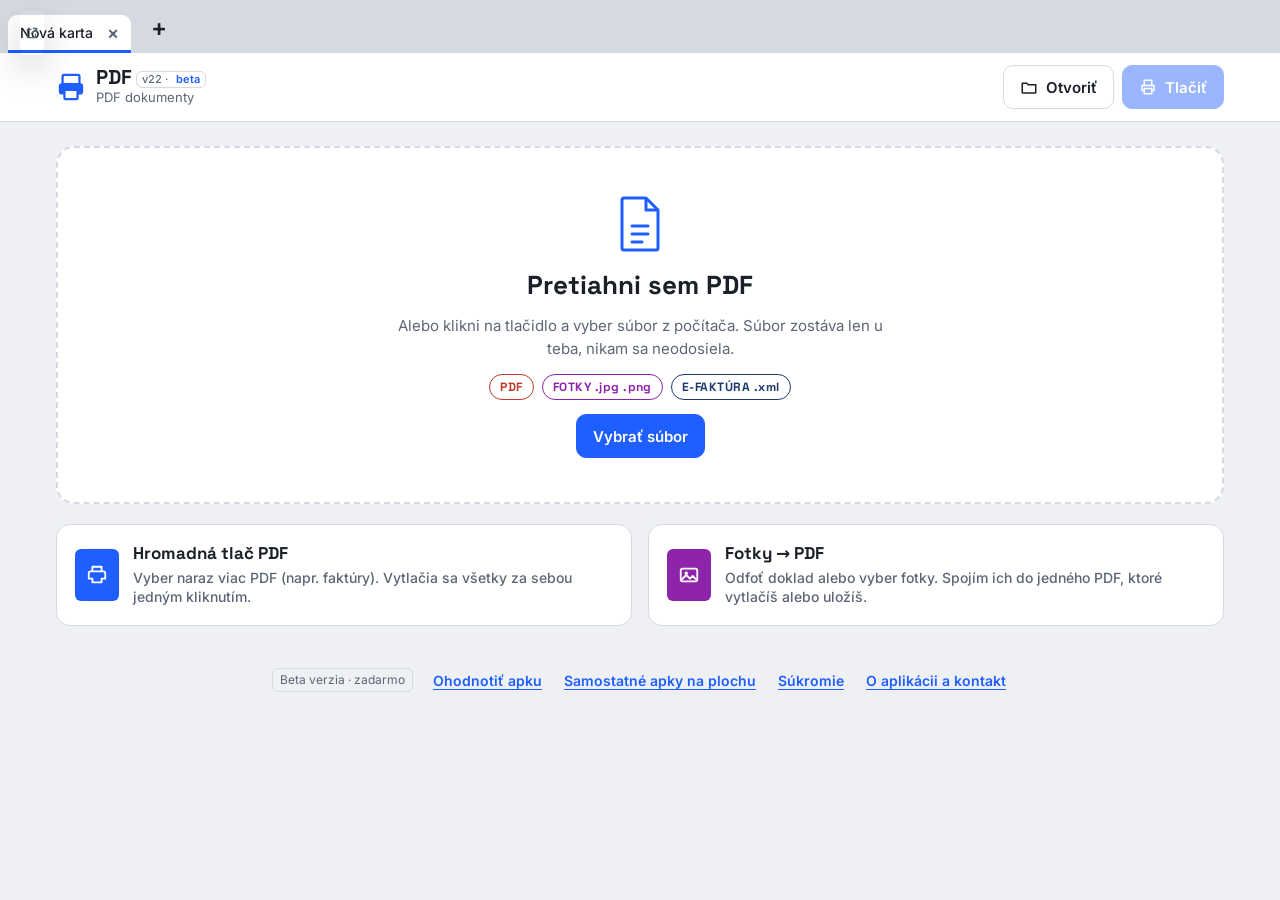
<file: pdf/index.html>
<!doctype html>
<html lang="sk">
<head>
<meta charset="utf-8">
<meta name="viewport" content="width=device-width, initial-scale=1, viewport-fit=cover">
<title>PDF Tlač</title>
<link rel="icon" type="image/png" href="icon-192.png">
<link rel="manifest" href="manifest.webmanifest">
<meta name="theme-color" content="#d93025">
<meta name="mobile-web-app-capable" content="yes">
<meta name="apple-mobile-web-app-capable" content="yes">
<meta name="apple-mobile-web-app-title" content="PDF">
<link rel="apple-touch-icon" href="icon-192.png">
<link rel="stylesheet" href="../lib/fonts.css">
<script>
// Hlavné okno = lišta s kartami; každá karta je samostatná apka v rámčeku (?tab=N)
/* ====== NASTAVENIA PRE ZVEREJNENIE – vyplň a apka ich začne používať ======
   goatcounter : kód z GoatCounter (napr. "pdftlac" z adresy pdftlac.goatcounter.com). Prázdne = nič sa neráta.
   feedbackUrl : adresa formulára (napr. https://formspree.io/f/xxxx). Prázdne = hodnotenie sa pošle e-mailom cez contactEmail.
   contactEmail: kontaktný e-mail, ktorý uvidia používatelia.
   operator    : meno prevádzkovateľa do stránky Súkromie.            */
window.PT_CONFIG = { goatcounter: "pdftlac", feedbackUrl: "https://formsubmit.co/ajax/dead0adc025d0a15b09f02c38dc04fd5", contactEmail: "hodoinvest@gmail.com", operator: "ALFA TEAM, s.r.o., Priekopnícka 24, 821 06 Bratislava, IČO 35978805, DIČ 2022127987. Zapísaná v Obchodnom registri Okresného súdu Bratislava I, oddiel Sro, vložka č. 39384/B" };
(function () {
  var C = window.PT_CONFIG;
  function off() {
    if (!C.goatcounter || !/^[a-z0-9-]+$/i.test(C.goatcounter)) return true;
    if (navigator.doNotTrack === "1" || window.doNotTrack === "1") return true;
    if (/^(localhost|127\.)/.test(location.hostname)) return true;
    return false;
  }
  // anonymné počítanie bez cookies: iba názov udalosti, typ zariadenia a veľkosť obrazovky
  window.ptTrack = function (name, isEvent) {
    try {
      if (off()) return;
      var u = "https://" + C.goatcounter + ".goatcounter.com/count?p=" + encodeURIComponent(name) +
        "&t=" + encodeURIComponent(name) + (isEvent === false ? "" : "&e=true") +
        "&s=" + encodeURIComponent(screen.width + "," + screen.height + "," + (window.devicePixelRatio || 1)) +
        "&r=&rnd=" + Math.random().toString(36).slice(2);
      if (navigator.sendBeacon && navigator.sendBeacon(u)) return;
      new Image().src = u;
    } catch (e) {}
  };
})();
// samostatné apky: pdftlac.sk/pdf/, /word/, /excel/, /poznamky/ (alebo ?app=pdf v jednom súbore)
window.PT_APP = (function () {
  var m = location.search.match(/[?&]app=(pdf|word|excel|notes)\b/);
  if (m) return m[1];
  var b = "pdf";
  return /^(pdf|word|excel|notes)$/.test(b) ? b : "";
})();
window.PT_ROOT = "../" === "../" ? "../" : "";
window.PT_APPTITLE = { "": "PDF Tlač", pdf: "PDF · PDF Tlač", word: "Word · PDF Tlač", excel: "Excel · PDF Tlač", notes: "Poznámky · PDF Tlač" }[window.PT_APP];
if (window.PT_APP) document.documentElement.setAttribute("data-app", window.PT_APP);
window.__PT_SHELL = window.top === window && !/[?&]tab=/.test(location.search);
window.__PT_TAB = !window.__PT_SHELL && window.parent !== window;
if (window.__PT_SHELL) document.documentElement.classList.add("pt-shell");
</script>
<style>
/* Layout: lišta s akciami hore, pod ňou pracovná plocha: listy PDF, stránka Wordu alebo mriežka tabuľky */
:root {
  --bg: #eef0f3;
  --surface: #ffffff;
  --fg: #1b1f27;
  --muted: #5d6676;
  --line: #d5dae2;
  --accent: #1f5eff;
  --accent-fg: #ffffff;
  --accent-soft: #e3eaff;
  --word: #2b6cd4;
  --excel: #1f8a4c;
  --danger: #c0392b;
  --paper-shadow: 0 1px 2px rgba(20,30,50,.10), 0 6px 18px rgba(20,30,50,.08);
  --font-display: "Space Grotesk", "Segoe UI", system-ui, sans-serif;
  --font-body: "Inter", "Segoe UI", system-ui, -apple-system, Roboto, sans-serif;
  color-scheme: light;
}
@media (prefers-color-scheme: dark) {
  :root {
    --bg: #14171d; --surface: #1d222b; --fg: #e8ebf1; --muted: #9aa3b2;
    --line: #2f3643; --accent: #6f97ff; --accent-fg: #0d1220; --accent-soft: #243256;
    --word: #79a6ff; --excel: #4cc47f;
    --danger: #ff7b6b; --paper-shadow: 0 1px 2px rgba(0,0,0,.4), 0 6px 18px rgba(0,0,0,.35);
    color-scheme: dark;
  }
}
* { box-sizing: border-box; }
[hidden] { display: none !important; }
html, body { margin: 0; }
body { background: var(--bg); color: var(--fg); font: 15px/1.5 var(--font-body); min-height: 100vh; }
.wrap {
  max-width: 1200px; margin: 0 auto;
  padding-left: max(16px, env(safe-area-inset-left, 0px));
  padding-right: max(16px, env(safe-area-inset-right, 0px));
}
header.bar { position: sticky; top: 0; z-index: 5; background: var(--surface); border-bottom: 1px solid var(--line); padding-top: env(safe-area-inset-top, 0px); }
.bar-inner { display: flex; align-items: center; gap: 12px; flex-wrap: wrap; padding-block: 12px; }
.brand { display: flex; align-items: center; gap: 10px; margin-right: auto; min-width: 0; }
.brand svg { flex: none; cursor: pointer; }
.brand h1 { font: 700 20px/1 var(--font-display); margin: 0; letter-spacing: -.01em; }
.brand h1 .ver { font: 500 11px/1 var(--font-body); color: var(--muted); border: 1px solid var(--line); border-radius: 6px; padding: 2px 5px; vertical-align: middle; letter-spacing: 0; }
.file-name { color: var(--muted); font-size: 13px; overflow: hidden; text-overflow: ellipsis; white-space: nowrap; max-width: 40ch; }
.actions { display: flex; gap: 8px; flex-wrap: wrap; position: relative; }
button {
  font: 600 15px/1 var(--font-body); border-radius: 10px; padding: 12px 16px;
  border: 1px solid var(--line); background: var(--surface); color: var(--fg); cursor: pointer;
  display: inline-flex; align-items: center; gap: 8px; min-height: 44px;
}
button:hover:not(:disabled) { border-color: var(--accent); }
button:focus-visible, input:focus-visible, select:focus-visible, td:focus-visible { outline: 3px solid var(--accent); outline-offset: 2px; }
button.primary { background: var(--accent); color: var(--accent-fg); border-color: var(--accent); }
button.primary:hover:not(:disabled) { filter: brightness(1.08); }
button:disabled { opacity: .45; cursor: not-allowed; }
.menu {
  position: absolute; top: calc(100% + 6px); left: 0; z-index: 10; background: var(--surface);
  border: 1px solid var(--line); border-radius: 12px; box-shadow: 0 12px 32px rgba(0,0,0,.18); padding: 6px; display: grid; min-width: 220px;
}
.menu button { border: 0; justify-content: flex-start; width: 100%; }
.menu button:hover { background: var(--accent-soft); }
.tools {
  display: flex; gap: 12px 20px; flex-wrap: wrap; align-items: center;
  padding-block: 10px; border-top: 1px solid var(--line); font-size: 14px;
}
.tools label { color: var(--muted); display: inline-flex; align-items: center; gap: 8px; }
.tools input[type=text], .tools input[type=search], .tools select, .modal input, .fbar input {
  font: 500 15px var(--font-body); color: var(--fg); background: var(--bg);
  border: 1px solid var(--line); border-radius: 8px; padding: 8px 10px; min-height: 40px;
}
.tools input[type=text] { width: 12em; }
.linkish { background: none; border: none; color: var(--accent); padding: 6px 4px; min-height: 0; font-weight: 600; font-size: 14px; }
.count { margin-left: auto; color: var(--muted); font-variant-numeric: tabular-nums; }

/* Formátovacia lišta pre Word */
.fmt { flex-wrap: nowrap; overflow-x: auto; gap: 6px; scrollbar-width: thin; }
.fmt button { min-height: 38px; padding: 8px 10px; font-size: 14px; flex: none; }
.fmt button.on { background: var(--accent-soft); border-color: var(--accent); }
.fmt .sep { width: 1px; align-self: stretch; background: var(--line); flex: none; margin: 4px 2px; }
.fmt select { flex: none; }
@media (min-width: 900px) { #toolsEdit, #toolsSheet, #toolsDoc { flex-wrap: wrap; overflow-x: visible; } }
#toolsSheet label { display: inline-flex; align-items: center; gap: 6px; flex: none; white-space: nowrap; }
#toolsSheet select { flex: none; }
.ctxmenu { position: fixed; z-index: 30; background: var(--surface); border: 1px solid var(--line); border-radius: 10px; box-shadow: 0 12px 30px rgba(0,0,0,.18); padding: 6px; display: grid; min-width: 210px; }
.ctxmenu button { border: 0; background: none; text-align: left; justify-content: flex-start; padding: 8px 12px; min-height: 0; border-radius: 6px; font-size: 14px; }
.ctxmenu button:hover { background: var(--accent-soft); }
.ctxmenu hr { border: 0; border-top: 1px solid var(--line); margin: 4px 0; }
.colorbtn { position: relative; display: inline-flex; flex-direction: column; align-items: center; justify-content: center; width: 40px; height: 38px; border: 1px solid var(--line); border-radius: 8px; background: var(--surface); cursor: pointer; flex: none; gap: 1px !important; }
.colorbtn .cb-a { font: 700 15px/1 var(--font-body); }
.colorbtn .cb-bar { width: 22px; height: 4px; border-radius: 2px; border: 1px solid rgba(0,0,0,.15); }
.colorbtn input { position: absolute; inset: 0; opacity: 0; width: 100%; height: 100%; cursor: pointer; padding: 0; border: 0; }

main { padding-block: 24px 48px; }

/* Úvodná obrazovka */
.start { display: grid; gap: 20px; }
.drop {
  border: 2px dashed var(--line); border-radius: 18px; background: var(--surface);
  padding: 44px 24px; text-align: center; display: grid; gap: 14px; justify-items: center;
  transition: border-color .15s, background .15s;
}
body.dragging .drop { border-color: var(--accent); background: var(--accent-soft); }
.drop h2 { font: 700 26px/1.2 var(--font-display); margin: 0; text-wrap: balance; }
.drop p { margin: 0; color: var(--muted); max-width: 56ch; }
.types { display: flex; gap: 8px; flex-wrap: wrap; justify-content: center; }
.chip { font: 700 12px/1 var(--font-display); letter-spacing: .04em; padding: 6px 10px; border-radius: 999px; border: 1px solid currentColor; }
.chip.pdf { color: var(--danger); } .chip.word { color: var(--word); } .chip.excel { color: var(--excel); }
.chip.inv { color: #1f3b6e; border-color: #1f3b6e; }
.chip.img { color: #8e24aa; border-color: #8e24aa; }
.new-row { display: grid; grid-template-columns: repeat(auto-fit, minmax(240px, 1fr)); gap: 16px; }
.new-card {
  display: flex; gap: 14px; align-items: center; text-align: left; padding: 18px; border-radius: 14px;
  min-height: 0; width: 100%; font-weight: 500;
}
.new-card .ico { width: 44px; height: 52px; flex: none; border-radius: 6px; display: grid; place-items: center; color: #fff; font: 700 13px var(--font-display); }
.new-card b { display: block; font: 700 17px/1.2 var(--font-display); margin-bottom: 4px; }
.new-card span span { color: var(--muted); font-size: 14px; line-height: 1.4; }
.resume { background: var(--accent-soft); border: 1px solid var(--accent); border-radius: 14px; padding: 14px 18px; display: flex; gap: 12px; align-items: center; flex-wrap: wrap; }
.resume p { margin: 0; flex: 1 1 260px; }

/* PDF */
.grid { display: grid; grid-template-columns: repeat(auto-fill, minmax(170px, 1fr)); gap: 20px; }
.page { display: grid; gap: 8px; justify-items: center; cursor: pointer; user-select: none; }
.sheet {
  position: relative; background: #fff; box-shadow: var(--paper-shadow); border-radius: 3px;
  outline: 3px solid transparent; outline-offset: 3px; transition: outline-color .12s, opacity .12s;
  width: 100%; display: flex; align-items: center; justify-content: center; min-height: 120px;
}
.sheet canvas { display: block; width: 100%; height: auto; border-radius: 3px; }
.page.on .sheet { outline-color: var(--accent); }
.page:not(.on) .sheet { opacity: .35; }
.tick { position: absolute; top: 8px; right: 8px; width: 26px; height: 26px; border-radius: 50%; background: var(--surface); border: 2px solid var(--line); display: grid; place-items: center; }
.page.on .tick { background: var(--accent); border-color: var(--accent); }
.page.on .tick::after { content: ""; width: 10px; height: 6px; border: 3px solid var(--accent-fg); border-top: 0; border-right: 0; transform: translateY(-1px) rotate(-45deg); }
.page-label { font-size: 13px; color: var(--muted); font-variant-numeric: tabular-nums; }

/* Poznámkový blok */
#viewNotes { display: grid; grid-template-columns: minmax(220px, 300px) 1fr; gap: 16px; align-items: start; }
.nb-list { display: grid; gap: 6px; align-content: start; max-height: calc(100vh - 170px); overflow: auto; padding: 2px; }
.nb-item { display: grid; gap: 2px; text-align: left; padding: 10px 12px; border-radius: 10px; min-height: 0; width: 100%; font-weight: 400; background: var(--surface); border: 1px solid var(--line); cursor: pointer; color: var(--fg); }
.nb-item b { font: 700 15px/1.3 var(--font-display); overflow: hidden; text-overflow: ellipsis; white-space: nowrap; }
.nb-item span { color: var(--muted); font-size: 13px; overflow: hidden; text-overflow: ellipsis; white-space: nowrap; }
.nb-item.on { border-color: #e09a00; box-shadow: inset 4px 0 0 #e09a00; }
.nb-empty { color: var(--muted); padding: 10px 4px; margin: 0; }
.nb-ed { display: grid; gap: 6px; }
#nbText { width: 100%; min-height: calc(100vh - 200px); resize: vertical; border: 1px solid var(--line); border-radius: 12px; background: var(--surface); color: var(--fg); padding: 16px 18px; font: 16px/1.6 var(--font-body); box-shadow: var(--paper-shadow); }
#nbText:focus { outline: 2px solid #e09a00; outline-offset: 1px; }
.nb-saved { color: var(--muted); font-size: 13px; min-height: 20px; }
.nb-saved button { background: none; border: 0; padding: 0 4px; min-height: 0; color: var(--accent); font: 600 13px var(--font-body); text-decoration: underline; cursor: pointer; }
#nbBack { display: none; justify-self: start; }
#nbSearch { min-width: 0; width: 200px; }
@media (max-width: 760px) {
  #viewNotes { grid-template-columns: 1fr; }
  #viewNotes.editing .nb-list { display: none; }
  #viewNotes:not(.editing) .nb-ed { display: none; }
  #viewNotes.editing #nbBack { display: inline-flex; }
  .nb-list { max-height: none; }
  #nbText { min-height: calc(100vh - 230px); }
  #toolsNotes label[for=nbSize], #nbAll, #nbInfo { display: none; }
  #toolsNotes.editing #nbSearch { display: none; }
  #toolsNotes:not(.editing) #nbDel { display: none; }
}
.apps-list { display: grid; gap: 8px; margin: 10px 0; }
.app-link { display: flex; gap: 12px; align-items: center; padding: 10px 12px; border: 1px solid var(--line); border-radius: 12px; color: var(--fg); text-decoration: none; background: var(--surface); }
.app-link:hover { border-color: var(--accent); }
.app-link .ai { width: 36px; height: 36px; border-radius: 9px; flex: none; display: grid; place-items: center; color: #fff; font: 700 13px var(--font-display); }
.app-link b { display: block; font: 700 15px/1.2 var(--font-display); }
.app-link span span { color: var(--muted); font-size: 13px; }

/* Word */
.doc-wrap { display: flex; justify-content: center; }
.page-doc {
  background: #fff; color: #111; width: 21cm; max-width: 100%; min-height: 29.7cm; padding: 2cm;
  box-shadow: var(--paper-shadow); border-radius: 3px; outline: none;
  font: 11pt/1.5 Calibri, Carlito, "Segoe UI", Arial, sans-serif; overflow-wrap: break-word;
}
.page-doc:empty::before { content: attr(data-ph); color: #9aa0aa; }
.page-doc h1 { font-size: 20pt; margin: .4em 0; line-height: 1.2; }
.page-doc h2 { font-size: 15pt; margin: .4em 0; line-height: 1.25; }
.page-doc h3 { font-size: 12.5pt; margin: .4em 0; }
.page-doc p { margin: 0 0 .6em; }
.page-doc table { border-collapse: collapse; margin: .6em 0; max-width: 100%; }
.page-doc td, .page-doc th { border: 1px solid #999; padding: 4px 8px; vertical-align: top; }
.page-doc img { max-width: 100%; height: auto; }

/* Excel */
.fbar { display: flex; gap: 8px; align-items: center; margin-bottom: 10px; }
.fbar .cname { font: 600 14px var(--font-body); color: var(--muted); min-width: 3.5em; text-align: center; padding: 8px; background: var(--surface); border: 1px solid var(--line); border-radius: 8px; font-variant-numeric: tabular-nums; }
.fbar input { flex: 1; min-width: 0; font-variant-numeric: tabular-nums; }
.sheet-wrap { overflow: auto; max-height: calc(100vh - 230px); min-height: 300px; background: var(--surface); border: 1px solid var(--line); border-radius: 10px; }
table.xl { border-collapse: separate; border-spacing: 0; font: 14px/1.3 var(--font-body); table-layout: fixed; background: var(--surface); }
table.xl th { position: sticky; top: 0; z-index: 2; background: var(--bg); color: var(--muted); font-weight: 500; font-size: 12px; padding: 6px; border-right: 1px solid var(--line); border-bottom: 1px solid var(--line); }
table.xl th.rh { position: sticky; left: 0; z-index: 1; min-width: 44px; text-align: center; font-variant-numeric: tabular-nums; }
table.xl th.corner { left: 0; z-index: 3; }
table.xl td {
  border-right: 1px solid var(--line); border-bottom: 1px solid var(--line); height: 32px;
  padding: 4px 8px; white-space: nowrap; overflow: hidden; text-overflow: ellipsis; outline: none; color: var(--fg); cursor: cell; vertical-align: bottom;
}
table.xl td.spill { overflow: visible; text-overflow: clip; position: relative; z-index: 1; }
table.xl td.spill:focus { overflow: hidden; }
table.xl td.insel { background-image: linear-gradient(rgba(31,94,255,.13), rgba(31,94,255,.13)); }
table.xl th.hsel { background: var(--accent-soft); color: var(--accent); }
table.xl thead th { position: sticky; }
table.xl .rz { position: absolute; top: 0; right: -4px; width: 8px; height: 100%; cursor: col-resize; z-index: 4; }
table.xl .rzr { position: absolute; left: 0; bottom: -4px; height: 8px; width: 100%; cursor: row-resize; z-index: 4; }
table.xl .rz:hover, table.xl .rzr:hover, table.xl .rz.on, table.xl .rzr.on { background: var(--accent); opacity: .6; }
.sheet-wrap.selecting { user-select: none; }
.sheet-wrap.resizing, .sheet-wrap.resizing * { cursor: col-resize !important; user-select: none; }
.sheet-wrap.resizing.rows, .sheet-wrap.resizing.rows * { cursor: row-resize !important; }
table.xl td.num { text-align: right; font-variant-numeric: tabular-nums; }
table.xl td.err { color: var(--danger); }
table.xl td.bold { font-weight: 700; }
table.xl td:focus { box-shadow: inset 0 0 0 2px var(--accent); white-space: pre-wrap; text-overflow: clip; cursor: text; }
.sheet-note { color: var(--muted); font-size: 13px; margin-top: 8px; }

.status {
  position: fixed; left: 50%; transform: translateX(-50%); bottom: calc(20px + env(safe-area-inset-bottom, 0px));
  background: var(--fg); color: var(--bg); padding: 12px 18px; border-radius: 12px; font-weight: 500;
  box-shadow: 0 8px 24px rgba(0,0,0,.25); width: max-content; max-width: calc(100% - 32px); z-index: 20;
}
.status.err { background: var(--danger); color: #fff; }
.brand h1 button.ver { cursor: pointer; background: none; min-height: 0; }
.brand h1 button.ver b { color: var(--accent); font-weight: 700; }
.brand h1 button.ver:hover { border-color: var(--accent); color: var(--fg); }
.start-foot { display: flex; flex-wrap: wrap; gap: 6px 18px; justify-content: center; align-items: center; margin-top: 22px; color: var(--muted); font-size: 14px; }
.start-foot button { background: none; border: 0; padding: 4px 2px; min-height: 0; color: var(--accent); font: 600 14px var(--font-body); text-decoration: underline; text-underline-offset: 3px; cursor: pointer; }
.start-foot .beta { border: 1px solid var(--line); border-radius: 6px; padding: 2px 7px; font-size: 12px; }
.stars { display: flex; gap: 4px; justify-content: center; }
.stars button { background: none; border: 0; padding: 2px 4px; min-height: 0; font-size: 38px; line-height: 1; color: var(--line); cursor: pointer; transition: transform .1s; }
.stars button.on { color: #f5a623; }
.stars button:hover { transform: scale(1.12); }
.stars-label { text-align: center; min-height: 1.3em; font-weight: 600; }
.modal .small { font-size: 13px; }
.modal.long { width: min(620px, 100%); max-height: calc(100vh - 40px); overflow: auto; }
.modal.long h4 { margin: 8px 0 0; font: 700 16px var(--font-display); }
.modal.long p, .modal.long li { color: var(--fg); line-height: 1.5; }
.modal.long ul { margin: 0; padding-left: 20px; }
.rate-ask { position: fixed; right: 16px; bottom: calc(16px + env(safe-area-inset-bottom, 0px)); z-index: 19; background: var(--surface); border: 1px solid var(--line); border-radius: 14px; padding: 14px 16px; box-shadow: 0 8px 24px rgba(0,0,0,.2); display: flex; gap: 10px; align-items: center; flex-wrap: wrap; max-width: calc(100% - 32px); }
.rate-ask span { font-weight: 600; }
.inline-opt { display: flex; gap: 10px; align-items: flex-start; padding: 10px 12px; border: 1px solid var(--line); border-radius: 10px; cursor: pointer; }
.inline-opt:has(input:checked) { border-color: var(--accent); background: color-mix(in srgb, var(--accent) 8%, var(--surface)); }
.inline-opt input { margin-top: 4px; accent-color: var(--accent); }
.inline-opt small { color: var(--muted); }
.modal ol.steps { margin: 0; padding-left: 22px; display: grid; gap: 6px; line-height: 1.45; }
@media (max-width: 640px) { #pdfOutBtn .lbl { display: none; } }
.small-btn { min-height: 34px; padding: 4px 12px; font-size: 14px; }
.form-list { display: grid; gap: 10px; max-height: 55vh; overflow: auto; padding-right: 4px; }
.form-list .field textarea { min-height: 70px; }
.form-list .field select { font: 500 15px var(--font-body); color: var(--fg); background: var(--bg); border: 1px solid var(--line); border-radius: 8px; padding: 8px 10px; min-height: 40px; }
.form-list label.chk { display: flex; gap: 8px; align-items: center; font-size: 15px; color: var(--fg); }
.form-list label.chk input { width: 20px; height: 20px; accent-color: var(--accent); }
.shrink-res { font-weight: 600; color: var(--fg) !important; }
.modal-back { position: fixed; inset: 0; background: rgba(10,14,22,.55); display: grid; place-items: center; z-index: 30; padding: 16px; }
.modal { background: var(--surface); border-radius: 16px; padding: 24px; width: min(440px, 100%); display: grid; gap: 14px; }
.modal h3 { margin: 0; font: 700 20px var(--font-display); }
.modal p { margin: 0; color: var(--muted); }
.modal .row { display: flex; gap: 8px; justify-content: flex-end; flex-wrap: wrap; }

/* PDF editor */
.seg { display: inline-flex; border: 1px solid var(--line); border-radius: 10px; overflow: hidden; flex: none; }
.seg button { border: 0; border-radius: 0; min-height: 38px; padding: 8px 12px; font-size: 14px; background: var(--surface); }
.seg button.on { background: var(--accent); color: var(--accent-fg); }
.ptools { display: flex; gap: 4px; justify-content: center; }
.ptools button { min-height: 32px; min-width: 32px; padding: 4px 8px; font-size: 16px; border-radius: 8px; justify-content: center; }
.page.dragging-tile { opacity: .4; }
.page.drop-before .sheet { box-shadow: -5px 0 0 var(--accent), var(--paper-shadow); }
.hint-row { font-size: 13px; color: var(--muted); padding-bottom: 8px; }
.hlmark { background: #ffeb3b; color: #111; padding: 0 3px; border-radius: 2px; }
#toolsEdit input[type=color] { width: 40px; height: 38px; padding: 2px; border: 1px solid var(--line); border-radius: 8px; background: var(--surface); flex: none; }
.edit-pane { display: grid; justify-items: center; gap: 22px; }
.eholder { display: grid; gap: 6px; justify-items: center; max-width: 100%; overflow-x: auto; }
.epage { position: relative; background: #fff; box-shadow: var(--paper-shadow); }
.epage canvas { display: block; }
.epage svg.ov { position: absolute; inset: 0; touch-action: none; user-select: none; }
.epage svg.ov.tool-select { touch-action: pan-x pan-y; cursor: default; }
.epage svg.ov.tool-select [data-k] { cursor: move; }
.epage svg.ov:not(.tool-select) { cursor: crosshair; }
.epage svg.ov.tool-text, .epage svg.ov.tool-retext { cursor: text; }
.epage svg .selbox { stroke: var(--accent); stroke-width: 1.5; stroke-dasharray: 5 4; }
.epage svg .handle { fill: var(--accent); stroke: #fff; stroke-width: 1.5; cursor: nwse-resize; }
.elabel { font-size: 12px; color: var(--muted); font-variant-numeric: tabular-nums; }
.txed {
  position: absolute; z-index: 3; margin: 0; padding: 0; border: 0; outline: 2px dashed var(--accent); outline-offset: 2px;
  background: rgba(255,255,255,.6); font-family: PdfSans, sans-serif; line-height: 1.25; resize: none; overflow: hidden; white-space: pre; min-width: 60px;
}
.txed.re { background: #fff; }
.pop { position: fixed; z-index: 15; background: var(--surface); border: 1px solid var(--line); border-radius: 14px; box-shadow: 0 14px 36px rgba(0,0,0,.2); padding: 14px; display: grid; gap: 10px; width: min(360px, calc(100vw - 24px)); }
.pop-title { font: 700 16px var(--font-display); }
.pop-p { margin: 0; color: var(--muted); font-size: 14px; }
.pop-row { display: flex; gap: 8px; align-items: center; font-size: 14px; color: var(--muted); }
.pop-row input[type=text] { flex: 1; min-width: 0; font: 500 15px var(--font-body); color: var(--fg); background: var(--bg); border: 1px solid var(--line); border-radius: 8px; padding: 8px 10px; }
.stamp-grid { display: grid; grid-template-columns: repeat(auto-fill, minmax(100px, 1fr)); gap: 6px; }
.stamp-b { font: 700 12px var(--font-display); letter-spacing: .04em; border: 2px solid; background: transparent; border-radius: 6px; min-height: 36px; padding: 6px; justify-content: center; }
.sign-list { display: grid; gap: 6px; }
.sign-item { display: flex; gap: 6px; align-items: center; }
.sign-b { flex: 1; background: #fff; justify-content: center; min-height: 56px; padding: 4px; }
.sign-b img { max-height: 48px; max-width: 100%; }
.modal.wide { width: min(640px, 100%); }
.sign-pad { width: 100%; height: 200px; background: #fff; border: 2px dashed var(--line); border-radius: 10px; touch-action: none; cursor: crosshair; }
.modal textarea { font: 15px/1.5 var(--font-body); color: var(--fg); background: var(--bg); border: 1px solid var(--line); border-radius: 8px; padding: 10px; resize: vertical; }
.modal .field { display: grid; gap: 4px; font-size: 13px; color: var(--muted); }
.modal .field input { font: 500 15px var(--font-body); color: var(--fg); background: var(--bg); border: 1px solid var(--line); border-radius: 8px; padding: 8px 10px; min-height: 40px; }
.modal .field input[type=number] { width: 7em; }
.modal .field input[type=color] { width: 56px; padding: 2px; }
.modal .row.left { justify-content: flex-start; }
.modal label.inline { display: inline-flex; gap: 6px; align-items: center; color: var(--muted); font-size: 14px; margin-right: auto; }

#print-area { display: none; }

@media (max-width: 560px) {
  header.bar { position: static; }
  .brand h1 { font-size: 18px; }
  .actions { width: 100%; }
  .actions > button { flex: 1 1 auto; justify-content: center; padding: 12px 10px; }
  .grid { grid-template-columns: repeat(2, minmax(0, 1fr)); gap: 14px; }
  .drop { padding: 32px 16px; }
  .count { margin-left: 0; }
  .page-doc { padding: 22px 18px; min-height: 70vh; }
  .sheet-wrap { max-height: 65vh; }
}
@media (prefers-reduced-motion: reduce) { * { transition: none !important; } }

@media print {
  html, body { background: #fff !important; }
  body > *:not(#print-area) { display: none !important; }
  #print-area { display: block !important; color: #000; }
  #print-area .pp { width: 100vw; height: 100vh; display: flex; align-items: center; justify-content: center; break-after: page; page-break-after: always; overflow: hidden; }
  #print-area .pp:last-child { break-after: auto; page-break-after: auto; }
  #print-area .pp img { max-width: 100%; max-height: 100%; object-fit: contain; }
  #print-area .notes-print { font: 12pt/1.55 "Segoe UI", Arial, sans-serif; white-space: pre-wrap; overflow-wrap: break-word; }
  #print-area .doc-print { font: 11pt/1.5 Calibri, Carlito, "Segoe UI", Arial, sans-serif; overflow-wrap: break-word; }
  #print-area .doc-print h1 { font-size: 20pt; margin: .4em 0; line-height: 1.2; }
  #print-area .doc-print h2 { font-size: 15pt; margin: .4em 0; }
  #print-area .doc-print h3 { font-size: 12.5pt; margin: .4em 0; }
  #print-area .doc-print p { margin: 0 0 .6em; }
  #print-area .doc-print table { border-collapse: collapse; }
  #print-area .doc-print td, #print-area .doc-print th { border: 1px solid #777; padding: 4px 8px; vertical-align: top; }
  #print-area .doc-print img { max-width: 100%; }
  #print-area table.xp { border-collapse: collapse; font: 10pt/1.3 Calibri, Carlito, Arial, sans-serif; }
  #print-area table.xp td { padding: 3px 6px; white-space: nowrap; }
  #print-area table.xp.lines td { border: 1px solid #888; }
  #print-area table.xp td.num { text-align: right; }
  #print-area table.xp td.bold { font-weight: 700; }
  #print-area table.xp tr { break-inside: avoid; }
}
</style>
<style>
/* karty */
html.pt-shell, html.pt-shell body { height: 100%; margin: 0; overflow: hidden; }
html.pt-shell body > :not(#tabShell) { display: none !important; }
#tabShell { display: flex; flex-direction: column; height: 100vh; height: 100dvh; background: var(--bg); }
.tabbar { display: flex; align-items: flex-end; gap: 4px; padding: 6px 8px 0; background: var(--line); flex: none; padding-top: max(6px, env(safe-area-inset-top)); }
.tabs { display: flex; gap: 3px; overflow-x: auto; overflow-y: hidden; flex: 0 1 auto; min-width: 0; scrollbar-width: thin; }
.tab { display: flex; align-items: center; gap: 6px; height: 38px; padding: 0 4px 0 12px; max-width: 240px; min-width: 120px; flex: none;
  background: color-mix(in srgb, var(--surface) 55%, var(--line)); color: var(--fg); border-radius: 9px 9px 0 0; cursor: pointer;
  font: 500 14px var(--font-body); border: 0; border-bottom: 3px solid transparent; user-select: none; }
.tab:hover { background: color-mix(in srgb, var(--surface) 80%, var(--line)); }
.tab.on { background: var(--surface); border-bottom-color: var(--accent); }
.tab .ic { width: 22px; height: 18px; border-radius: 4px; flex: none; color: #fff; font: 700 10px/18px var(--font-body); text-align: center; background: var(--muted); }
.tab .ic.notes { background: #e09a00; } .tab .ic.pdf { background: #d93025; } .tab .ic.doc { background: var(--word); } .tab .ic.sheet { background: var(--excel); }
.tab .nm { overflow: hidden; text-overflow: ellipsis; white-space: nowrap; flex: 1; min-width: 0; }
.tab .dot { width: 8px; height: 8px; border-radius: 50%; background: var(--accent); flex: none; }
.tab .x { width: 28px; height: 28px; border: 0; background: transparent; border-radius: 6px; font-size: 18px; line-height: 1; color: var(--muted); cursor: pointer; flex: none; display: grid; place-items: center; padding: 0; }
.tab .x:hover { background: var(--line); color: var(--fg); }
.tab .pop { width: 24px; height: 24px; border: 0; background: transparent; border-radius: 6px; color: var(--muted); cursor: pointer; flex: none; display: none; place-items: center; padding: 0; }
.tab:hover .pop, .tab.on .pop { display: grid; }
.tab .pop:hover { background: var(--line); color: var(--fg); }
.tab.dragging { opacity: .5; }
.tabbar.drop-here { box-shadow: inset 0 -3px 0 var(--accent); background: var(--accent-soft); }
@media (pointer: coarse) { .tab .pop { display: none !important; } }
#tabAdd { width: 38px; height: 34px; margin-bottom: 3px; border: 0; border-radius: 8px; background: transparent; font-size: 24px; line-height: 1; color: var(--fg); cursor: pointer; flex: none; }
#tabPrintAll { height: 34px; margin: 0 0 3px 4px; padding: 0 12px; border: 0; border-radius: 8px; background: var(--accent); color: #fff; font: 600 14px var(--font-body); cursor: pointer; flex: none; display: inline-flex; gap: 6px; align-items: center; white-space: nowrap; }
#tabPrintAll[hidden] { display: none; }
@media (max-width: 600px) { #tabPrintAll .lbl { display: none; } }
#tabAdd:hover { background: color-mix(in srgb, var(--surface) 60%, var(--line)); }
#frames { position: relative; flex: 1; min-height: 0; }
#frames iframe { position: absolute; inset: 0; width: 100%; height: 100%; border: 0; background: var(--bg); visibility: hidden; }
#frames iframe.on { visibility: visible; z-index: 1; }
@media (pointer: coarse) { .tab { height: 42px; min-width: 96px; max-width: 170px; } .tab .x { width: 34px; height: 34px; } #tabAdd { width: 44px; height: 40px; } }
</style>
<style id="page-style"></style>
</head>
<body>
<header class="bar">
  <div class="wrap">
    <div class="bar-inner">
      <div class="brand">
        <svg id="homeBtn" width="30" height="30" viewBox="0 0 32 32" aria-label="Domov" role="button">
          <rect x="7" y="3" width="18" height="10" rx="1.5" fill="none" stroke="var(--accent)" stroke-width="2.4"/>
          <rect x="3" y="12" width="26" height="12" rx="3" fill="var(--accent)"/>
          <rect x="9" y="19" width="14" height="10" rx="1" fill="var(--surface)" stroke="var(--accent)" stroke-width="2.4"/>
        </svg>
        <div style="min-width:0">
          <h1>PDF Tlač <button type="button" class="ver" id="aboutBtn" title="O aplikácii">v22 · <b>beta</b></button></h1>
          <div class="file-name" id="fileName">PDF, Word a Excel</div>
        </div>
      </div>
      <div class="actions">
        <button id="openBtn" type="button">
          <svg width="18" height="18" viewBox="0 0 24 24" aria-hidden="true"><path d="M3 7h6l2 2h10v10a1 1 0 0 1-1 1H4a1 1 0 0 1-1-1z" fill="none" stroke="currentColor" stroke-width="2" stroke-linejoin="round"/></svg>
          Otvoriť
        </button>
        <button id="newBtn" type="button" aria-haspopup="true" aria-expanded="false">
          <svg width="18" height="18" viewBox="0 0 24 24" aria-hidden="true"><path d="M12 5v14M5 12h14" fill="none" stroke="currentColor" stroke-width="2.2" stroke-linecap="round"/></svg>
          Nový
        </button>
        <div class="menu" id="newMenu" hidden>
          <button type="button" data-new="doc">Nový Word dokument</button>
          <button type="button" data-new="sheet">Nová Excel tabuľka</button>
          <button type="button" data-new="notes">Poznámkový blok</button>
        </div>
        <button id="saveBtn" type="button" hidden>
          <svg width="18" height="18" viewBox="0 0 24 24" aria-hidden="true"><path d="M12 4v11m0 0-4-4m4 4 4-4M5 19h14" fill="none" stroke="currentColor" stroke-width="2" stroke-linecap="round" stroke-linejoin="round"/></svg>
          Uložiť
        </button>
        <button id="pdfOutBtn" type="button" hidden title="Uložiť ako PDF">
          <svg width="18" height="18" viewBox="0 0 24 24" aria-hidden="true"><path d="M6 2h9l5 5v15H6z M14 2v6h6" fill="none" stroke="currentColor" stroke-width="2" stroke-linejoin="round"/><path d="M9 16h6m-3-3v6" stroke="currentColor" stroke-width="2" stroke-linecap="round"/></svg>
          <span class="lbl">Ako PDF</span>
        </button>
        <button id="printBtn" class="primary" type="button" disabled>
          <svg width="18" height="18" viewBox="0 0 24 24" aria-hidden="true"><path d="M7 9V3h10v6M7 17H4v-7h16v7h-3M7 14h10v7H7z" fill="none" stroke="currentColor" stroke-width="2" stroke-linejoin="round"/></svg>
          Tlačiť
        </button>
      </div>
    </div>

    <!-- PDF nástroje -->
    <div class="tools" id="toolsPdf" hidden>
      <span class="seg" role="tablist"><button type="button" data-pview="pages" class="on">Strany a tlač</button><button type="button" data-pview="edit">Upraviť PDF</button></span>
      <button class="linkish" id="appendBtn" type="button">+ Pripojiť PDF alebo fotku</button>
      <button class="linkish" id="blankBtn" type="button">+ Prázdna strana</button>
      <label for="range">Strany
        <input id="range" type="text" inputmode="numeric" placeholder="napr. 1-3, 5" autocomplete="off">
      </label>
      <span>
        <button class="linkish" id="allBtn" type="button">Vybrať všetky</button>
        <button class="linkish" id="noneBtn" type="button">Zrušiť výber</button>
      </span>
      <label for="quality">Kvalita
        <select id="quality">
          <option value="150">Bežná (rýchla)</option>
          <option value="300" selected>Vysoká</option>
        </select>
      </label>
      <button class="primary small-btn" id="formBtn" type="button" hidden>Vyplniť formulár</button>
      <button class="primary small-btn" id="invXmlBtn" type="button" hidden>Zobraziť e-faktúru</button>
      <button class="linkish" id="shrinkBtn" type="button">Zmenšiť PDF</button>
      <button class="linkish" id="splitBtn" type="button">Rozdeliť PDF</button>
      <button class="linkish" id="nativeBtn" type="button">Otvoriť v prehliadači</button>
      <button class="linkish" id="shareBtn" type="button" hidden>Poslať do inej apky</button>
      <span class="count" id="count"></span>
    </div>

    <!-- Poznámkový blok -->
    <div class="tools" id="toolsNotes" hidden>
      <button type="button" class="primary small-btn" id="nbNew">+ Nová poznámka</button>
      <input type="search" id="nbSearch" placeholder="Hľadať v poznámkach" aria-label="Hľadať v poznámkach" autocomplete="off">
      <label for="nbSize">Písmo
        <select id="nbSize"><option value="14">Malé</option><option value="16" selected>Stredné</option><option value="19">Veľké</option><option value="23">Veľmi veľké</option></select>
      </label>
      <button class="linkish" id="nbDel" type="button">Zmazať poznámku</button>
      <button class="linkish" id="nbAll" type="button" title="Stiahne všetky poznámky do jedného súboru .txt">Zálohovať všetky</button>
      <span class="count" id="nbInfo"></span>
    </div>

    <!-- PDF editor -->
    <div class="tools fmt" id="toolsEdit" hidden>
      <span class="seg" role="tablist"><button type="button" data-pview="pages">Strany a tlač</button><button type="button" data-pview="edit" class="on">Upraviť PDF</button></span>
      <span class="sep"></span>
      <button type="button" data-tool="select" class="on" title="Vybrať a posúvať"><svg width="16" height="16" viewBox="0 0 24 24"><path d="M5 3l14 8-6 2-2 6z" fill="currentColor"/></svg>Vybrať</button>
      <button type="button" data-tool="retext" title="Prepísať pôvodný text v PDF">Prepísať text</button>
      <button type="button" data-tool="text" title="Písať nový text">T Text</button>
      <button type="button" data-tool="hl" title="Zvýrazniť"><span class="hlmark">ab</span>Zvýrazniť</button>
      <button type="button" data-tool="note" title="Lepiaca poznámka">Poznámka</button>
      <button type="button" data-tool="stamp" title="Pečiatka">Pečiatka ▾</button>
      <button type="button" data-tool="sign" title="Podpis">Podpis ▾</button>
      <span class="sep"></span>
      <button type="button" data-tool="pen" title="Pero">Pero</button>
      <button type="button" data-tool="line" title="Čiara">Čiara</button>
      <button type="button" data-tool="arrow" title="Šípka">Šípka</button>
      <button type="button" data-tool="rect" title="Obdĺžnik">▭</button>
      <button type="button" data-tool="ellipse" title="Kruh alebo ovál">◯</button>
      <button type="button" data-tool="white" title="Zakryť bielou">Zakryť</button>
      <button type="button" data-tool="image" title="Vložiť obrázok">Obrázok</button>
      <span class="sep"></span>
      <input type="color" id="colorIn" value="#d32f2f" title="Farba" aria-label="Farba">
      <select id="sizeSel" title="Veľkosť písma a hrúbka čiary" aria-label="Veľkosť">
        <option value="8">8</option><option value="10">10</option><option value="12" selected>12</option><option value="14">14</option><option value="18">18</option><option value="24">24</option><option value="36">36</option>
      </select>
      <select id="zoomSel" title="Zväčšenie" aria-label="Zväčšenie">
        <option value="fit" selected>Na šírku</option><option value="0.75">75 %</option><option value="1">100 %</option><option value="1.5">150 %</option><option value="2">200 %</option>
      </select>
      <span class="sep"></span>
      <button type="button" id="undoBtn" title="Späť (Ctrl+Z)">↶ Späť</button>
      <button type="button" id="delObjBtn" title="Zmazať vybraný prvok">Zmazať</button>
      <button type="button" id="wmBtn" title="Vodotlač na všetky strany">Vodotlač</button>
    </div>
    <div class="hint-row" id="hintRow" hidden><span id="toolHint">Ťukni na prvok, potiahni ho alebo zmeň veľkosť rohom. Delete ho zmaže.</span></div>

    <!-- Word nástroje -->
    <div class="tools fmt" id="toolsDoc" hidden>
      <select id="blockSel" aria-label="Štýl odseku">
        <option value="p">Bežný text</option>
        <option value="h1">Nadpis 1</option>
        <option value="h2">Nadpis 2</option>
        <option value="h3">Nadpis 3</option>
      </select>
      <select id="wFont" title="Písmo" aria-label="Písmo">
        <option value="">Písmo</option>
        <option value="Calibri">Calibri</option><option value="Arial">Arial</option><option value="Times New Roman">Times New Roman</option>
        <option value="Cambria">Cambria</option><option value="Georgia">Georgia</option><option value="Verdana">Verdana</option><option value="Tahoma">Tahoma</option><option value="Courier New">Courier New</option>
      </select>
      <select id="wSize" title="Veľkosť písma" aria-label="Veľkosť písma">
        <option value="">Veľk.</option>
        <option>8</option><option>9</option><option>10</option><option>11</option><option>12</option><option>14</option><option>16</option><option>18</option><option>20</option><option>24</option><option>28</option><option>36</option><option>48</option><option>72</option>
      </select>
      <span class="sep"></span>
      <button type="button" data-cmd="bold" title="Tučné (Ctrl+B)"><b>B</b></button>
      <button type="button" data-cmd="italic" title="Kurzíva (Ctrl+I)"><i>I</i></button>
      <button type="button" data-cmd="underline" title="Podčiarknuté (Ctrl+U)"><u>U</u></button>
      <button type="button" data-cmd="strikeThrough" title="Prečiarknuté"><s>S</s></button>
      <label class="colorbtn" title="Farba písma"><span class="cb-a">A</span><span class="cb-bar" id="wColorBar" style="background:#c00000"></span><input type="color" id="wColor" value="#c00000" aria-label="Farba písma"></label>
      <label class="colorbtn" title="Zvýraznenie textu"><svg width="18" height="18" viewBox="0 0 24 24"><path d="m4 20 4-1 11-11-3-3L5 16z" fill="none" stroke="currentColor" stroke-width="2" stroke-linejoin="round"/></svg><span class="cb-bar" id="wHiBar" style="background:#ffff00"></span><input type="color" id="wHi" value="#ffff00" aria-label="Zvýraznenie"></label>
      <span class="sep"></span>
      <button type="button" data-cmd="insertUnorderedList" title="Odrážky">• Zoznam</button>
      <button type="button" data-cmd="insertOrderedList" title="Číslovanie">1. Zoznam</button>
      <span class="sep"></span>
      <button type="button" data-cmd="justifyLeft" title="Zarovnať vľavo" aria-label="Zarovnať vľavo"><svg width="18" height="18" viewBox="0 0 24 24"><path d="M4 6h16M4 10h10M4 14h16M4 18h10" stroke="currentColor" stroke-width="2" stroke-linecap="round"/></svg></button>
      <button type="button" data-cmd="justifyCenter" title="Na stred" aria-label="Na stred"><svg width="18" height="18" viewBox="0 0 24 24"><path d="M4 6h16M7 10h10M4 14h16M7 18h10" stroke="currentColor" stroke-width="2" stroke-linecap="round"/></svg></button>
      <button type="button" data-cmd="justifyRight" title="Zarovnať vpravo" aria-label="Zarovnať vpravo"><svg width="18" height="18" viewBox="0 0 24 24"><path d="M4 6h16M10 10h10M4 14h16M10 18h10" stroke="currentColor" stroke-width="2" stroke-linecap="round"/></svg></button>
      <button type="button" data-cmd="justifyFull" title="Do bloku" aria-label="Do bloku"><svg width="18" height="18" viewBox="0 0 24 24"><path d="M4 6h16M4 10h16M4 14h16M4 18h16" stroke="currentColor" stroke-width="2" stroke-linecap="round"/></svg></button>
      <button type="button" data-cmd="outdent" title="Zmenšiť odsadenie" aria-label="Zmenšiť odsadenie"><svg width="18" height="18" viewBox="0 0 24 24"><path d="M11 6h9M11 10h9M11 14h9M4 18h16M7 9l-3 3 3 3" fill="none" stroke="currentColor" stroke-width="2" stroke-linecap="round" stroke-linejoin="round"/></svg></button>
      <button type="button" data-cmd="indent" title="Zväčšiť odsadenie" aria-label="Zväčšiť odsadenie"><svg width="18" height="18" viewBox="0 0 24 24"><path d="M11 6h9M11 10h9M11 14h9M4 18h16M4 9l3 3-3 3" fill="none" stroke="currentColor" stroke-width="2" stroke-linecap="round" stroke-linejoin="round"/></svg></button>
      <span class="sep"></span>
      <button type="button" data-cmd="removeFormat" title="Vymazať formátovanie">Vymazať formát</button>
      <button type="button" id="tableBtn" title="Vložiť tabuľku">Tabuľka</button>
      <button type="button" class="primary" id="invAttBtn" hidden>Otvoriť priložené PDF</button>
      <button type="button" data-cmd="undo" title="Späť (Ctrl+Z)" aria-label="Späť"><svg width="18" height="18" viewBox="0 0 24 24"><path d="M9 7 4 12l5 5M4 12h11a5 5 0 0 1 0 10h-2" fill="none" stroke="currentColor" stroke-width="2" stroke-linecap="round" stroke-linejoin="round"/></svg></button>
      <button type="button" data-cmd="redo" title="Znova (Ctrl+Y)" aria-label="Znova"><svg width="18" height="18" viewBox="0 0 24 24"><path d="m15 7 5 5-5 5M20 12H9a5 5 0 0 0 0 10h2" fill="none" stroke="currentColor" stroke-width="2" stroke-linecap="round" stroke-linejoin="round"/></svg></button>
    </div>

    <!-- Excel nástroje -->
    <div class="tools fmt" id="toolsSheet" hidden>
      <label class="sheetpick" for="sheetSel">Hárok <select id="sheetSel"></select></label>
      <button type="button" id="addSheetBtn" title="Pridať nový prázdny hárok">+ Hárok</button>
      <button type="button" id="dupSheetBtn" title="Vytvoriť kópiu celého hárka">Kopírovať hárok</button>
      <span class="sep"></span>
      <button type="button" data-xs="b" title="Tučné (Ctrl+B)"><b>B</b></button>
      <button type="button" data-xs="i" title="Kurzíva (Ctrl+I)"><i>I</i></button>
      <button type="button" data-xs="u" title="Podčiarknuté (Ctrl+U)"><u>U</u></button>
      <select id="xSize" title="Veľkosť písma" aria-label="Veľkosť písma">
        <option>8</option><option>9</option><option>10</option><option selected>11</option><option>12</option><option>14</option><option>16</option><option>18</option><option>20</option><option>24</option><option>28</option><option>36</option>
      </select>
      <label class="colorbtn" title="Farba písma"><span class="cb-a">A</span><span class="cb-bar" id="xColorBar" style="background:#c00000"></span><input type="color" id="xColor" value="#c00000" aria-label="Farba písma"></label>
      <label class="colorbtn" title="Farba výplne bunky"><svg width="18" height="18" viewBox="0 0 24 24"><path d="M5 11 12 4l7 7-7 7z" fill="none" stroke="currentColor" stroke-width="2" stroke-linejoin="round"/><path d="M19 15c1 1.6 1.5 2.6 1.5 3.3a1.5 1.5 0 0 1-3 0c0-.7.5-1.7 1.5-3.3z" fill="currentColor"/></svg><span class="cb-bar" id="xFillBar" style="background:#ffff00"></span><input type="color" id="xFill" value="#ffff00" aria-label="Farba výplne"></label>
      <span class="sep"></span>
      <button type="button" data-xa="left" title="Zarovnať vľavo" aria-label="Zarovnať vľavo"><svg width="18" height="18" viewBox="0 0 24 24"><path d="M4 6h16M4 10h10M4 14h16M4 18h10" stroke="currentColor" stroke-width="2" stroke-linecap="round"/></svg></button>
      <button type="button" data-xa="center" title="Na stred" aria-label="Na stred"><svg width="18" height="18" viewBox="0 0 24 24"><path d="M4 6h16M7 10h10M4 14h16M7 18h10" stroke="currentColor" stroke-width="2" stroke-linecap="round"/></svg></button>
      <button type="button" data-xa="right" title="Zarovnať vpravo" aria-label="Zarovnať vpravo"><svg width="18" height="18" viewBox="0 0 24 24"><path d="M4 6h16M10 10h10M4 14h16M10 18h10" stroke="currentColor" stroke-width="2" stroke-linecap="round"/></svg></button>
      <button type="button" data-xs="wrap" title="Zalomiť text do viacerých riadkov">Zalomiť</button>
      <button type="button" id="xMerge" title="Zlúčiť označené bunky (alebo zrušiť zlúčenie)">Zlúčiť</button>
      <button type="button" data-xs="bd" title="Orámovať označené bunky">Orámovať</button>
      <span class="sep"></span>
      <select id="xNum" title="Formát čísla" aria-label="Formát čísla">
        <option value="">Všeobecný</option>
        <option value="#,##0.00">Číslo 1 234,00</option>
        <option value='#,##0.00 "€"'>Mena 1 234,00 €</option>
        <option value="0%">Percentá 10 %</option>
        <option value="0.00%">Percentá 10,00 %</option>
        <option value="custom" hidden>Vlastný</option>
      </select>
      <button type="button" id="xDecMore" title="Pridať desatinné miesto">,0+</button>
      <button type="button" id="xDecLess" title="Ubrať desatinné miesto">,0−</button>
      <button type="button" id="xClear" title="Vymazať formát označených buniek">Vymazať formát</button>
      <span class="sep"></span>
      <button type="button" id="xUndo" title="Späť (Ctrl+Z)" aria-label="Späť"><svg width="18" height="18" viewBox="0 0 24 24"><path d="M9 7 4 12l5 5M4 12h11a5 5 0 0 1 0 10h-2" fill="none" stroke="currentColor" stroke-width="2" stroke-linecap="round" stroke-linejoin="round"/></svg></button>
      <button type="button" id="xRedo" title="Znova (Ctrl+Y)" aria-label="Znova"><svg width="18" height="18" viewBox="0 0 24 24"><path d="m15 7 5 5-5 5M20 12H9a5 5 0 0 0 0 10h2" fill="none" stroke="currentColor" stroke-width="2" stroke-linecap="round" stroke-linejoin="round"/></svg></button>
      <button type="button" id="xInsRow" title="Vložiť riadok nad označený">Vložiť riadok</button>
      <button type="button" id="xDelRow" title="Zmazať označené riadky">Zmazať riadok</button>
      <button type="button" id="xInsCol" title="Vložiť stĺpec vľavo od označeného">Vložiť stĺpec</button>
      <button type="button" id="xDelCol" title="Zmazať označené stĺpce">Zmazať stĺpec</button>
      <button type="button" id="xSortAsc" title="Zoradiť od A po Z (od najmenšieho)">Zoradiť A→Z</button>
      <button type="button" id="xSortDesc" title="Zoradiť od Z po A (od najväčšieho)">Z→A</button>
      <button type="button" id="addRowBtn">+ Riadky</button>
      <button type="button" id="addColBtn">+ Stĺpec</button>
      <span class="sep"></span>
      <label for="orient">Tlač
        <select id="orient">
          <option value="portrait">Na výšku</option>
          <option value="landscape">Na šírku</option>
        </select>
      </label>
      <label for="gridLines" class="chk"><input type="checkbox" id="gridLines" checked> Mriežka pri tlači</label>
    </div>
  </div>
</header>

<main class="wrap">
  <section class="start" id="start">
    <div class="resume" id="resume" hidden>
      <p id="resumeText">Máš rozpísaný dokument.</p>
      <button type="button" class="primary" id="resumeBtn">Pokračovať</button>
      <button type="button" id="resumeDrop">Zahodiť</button>
    </div>
    <div class="drop" id="drop">
      <svg width="64" height="64" viewBox="0 0 64 64" aria-hidden="true">
        <path d="M16 6h22l12 12v38a2 2 0 0 1-2 2H16a2 2 0 0 1-2-2V8a2 2 0 0 1 2-2z" fill="var(--surface)" stroke="var(--accent)" stroke-width="3" stroke-linejoin="round"/>
        <path d="M38 6v12h12" fill="none" stroke="var(--accent)" stroke-width="3" stroke-linejoin="round"/>
        <path d="M24 34h16M24 42h16M24 50h10" stroke="var(--accent)" stroke-width="3" stroke-linecap="round"/>
      </svg>
      <h2 id="dropTitle">Pretiahni sem súbor</h2>
      <p id="dropText">Alebo klikni na tlačidlo a vyber súbor z počítača. Súbor zostáva len u teba, nikam sa neodosiela.</p>
      <div class="types"><span class="chip pdf">PDF</span><span class="chip img">FOTKY .jpg .png</span><span class="chip word">WORD .docx</span><span class="chip excel">EXCEL .xlsx .xls .csv</span><span class="chip inv">E-FAKTÚRA .xml</span></div>
      <button class="primary" id="openBtn2" type="button">Vybrať súbor</button>
    </div>
    <div class="new-row">
      <button type="button" class="new-card" data-new="doc">
        <span class="ico" style="background:var(--word)">W</span>
        <span><b>Nový Word dokument</b><span>Napíš list, žiadosť alebo poznámky a vytlač ich. Uložíš ako .docx.</span></span>
      </button>
      <button type="button" class="new-card" data-new="sheet">
        <span class="ico" style="background:var(--excel)">X</span>
        <span><b>Nová Excel tabuľka</b><span>Zoznam, rozpočet alebo cenník so súčtami. Uložíš ako .xlsx.</span></span>
      </button>
      <button type="button" class="new-card" id="batchBtn">
        <span class="ico" style="background:var(--accent)"><svg width="22" height="22" viewBox="0 0 24 24" aria-hidden="true"><path d="M7 8V3h10v5M5 8h14a2 2 0 0 1 2 2v6h-4v4H7v-4H3v-6a2 2 0 0 1 2-2z" fill="none" stroke="#fff" stroke-width="2" stroke-linejoin="round"/></svg></span>
        <span><b>Hromadná tlač PDF</b><span>Vyber naraz viac PDF (napr. faktúry). Vytlačia sa všetky za sebou jedným kliknutím.</span></span>
      </button>
      <button type="button" class="new-card" id="imgBtn">
        <span class="ico" style="background:#8e24aa"><svg width="22" height="22" viewBox="0 0 24 24" aria-hidden="true"><rect x="3" y="5" width="18" height="14" rx="2" fill="none" stroke="#fff" stroke-width="2"/><circle cx="9" cy="10" r="1.8" fill="#fff"/><path d="M4 17l5-5 4 4 3-3 4 4" fill="none" stroke="#fff" stroke-width="2" stroke-linejoin="round"/></svg></span>
        <span><b>Fotky → PDF</b><span>Odfoť doklad alebo vyber fotky. Spojím ich do jedného PDF, ktoré vytlačíš alebo uložíš.</span></span>
      </button>
      <button type="button" class="new-card" data-new="notes">
        <span class="ico" style="background:#e09a00"><svg width="22" height="22" viewBox="0 0 24 24" aria-hidden="true"><path d="M6 3h12v18H6z M9 8h6M9 12h6M9 16h4" fill="none" stroke="#fff" stroke-width="2" stroke-linejoin="round" stroke-linecap="round"/></svg></span>
        <span><b>Poznámkový blok</b><span>Rýchle poznámky a zoznamy. Ukladajú sa samé, aj bez internetu.</span></span>
      </button>
    </div>
    <div class="start-foot">
      <span class="beta">Beta verzia · zadarmo</span>
      <button type="button" data-open="rate">Ohodnotiť apku</button>
      <button type="button" data-open="apps">Samostatné apky na plochu</button>
      <button type="button" data-open="privacy">Súkromie</button>
      <button type="button" data-open="about">O aplikácii a kontakt</button>
    </div>
  </section>

  <section id="viewNotes" hidden>
    <div class="nb-list" id="nbList"></div>
    <div class="nb-ed">
      <button type="button" class="linkish" id="nbBack">← Všetky poznámky</button>
      <textarea id="nbText" spellcheck="true" placeholder="Píš sem… Prvý riadok bude názov poznámky." aria-label="Text poznámky"></textarea>
      <div class="nb-saved" id="nbSaved" aria-live="polite"></div>
    </div>
  </section>

  <section class="grid" id="viewPdf" hidden></section>
  <section class="edit-pane" id="editPane" hidden></section>

  <section class="doc-wrap" id="viewDoc" hidden>
    <div class="page-doc" id="editor" contenteditable="true" spellcheck="true" data-ph="Začni písať sem…"></div>
  </section>

  <section id="viewSheet" hidden>
    <div class="fbar">
      <span class="cname" id="cellName">A1</span>
      <input id="fx" type="text" autocomplete="off" placeholder="Text, číslo alebo vzorec, napr. =SUM(B2:B10)">
    </div>
    <div class="sheet-wrap" id="sheetWrap"></div>
    <div class="sheet-note" id="sheetNote">Vzorce: =SUM(A1:A5), =AVERAGE(), =MIN(), =MAX(), =COUNT(), aj +, −, *, /. Enter = ďalší riadok, Tab = ďalší stĺpec.</div>
  </section>
</main>

<div class="ctxmenu" id="xMenu" hidden role="menu">
  <button type="button" data-xm="copy">Kopírovať</button>
  <button type="button" data-xm="cut">Vystrihnúť</button>
  <hr>
  <button type="button" data-xm="insRow">Vložiť riadok nad</button>
  <button type="button" data-xm="insRowBelow">Vložiť riadok pod</button>
  <button type="button" data-xm="delRow">Zmazať riadok</button>
  <hr>
  <button type="button" data-xm="insCol">Vložiť stĺpec vľavo</button>
  <button type="button" data-xm="insColRight">Vložiť stĺpec vpravo</button>
  <button type="button" data-xm="delCol">Zmazať stĺpec</button>
  <hr>
  <button type="button" data-xm="sortAsc">Zoradiť A→Z</button>
  <button type="button" data-xm="sortDesc">Zoradiť Z→A</button>
  <button type="button" data-xm="clear">Vymazať obsah</button>
  <button type="button" data-xm="clearFmt">Vymazať formát</button>
</div>
<input type="file" id="file" multiple accept=".xml,.isdoc,text/xml,application/xml,.jpg,.jpeg,.png,.webp,.gif,.bmp,image/jpeg,image/png,image/webp,.pdf,.docx,.xlsx,.xlsm,.xls,.csv,.ods,application/pdf,application/vnd.openxmlformats-officedocument.wordprocessingml.document,application/vnd.openxmlformats-officedocument.spreadsheetml.sheet,application/vnd.ms-excel,text/csv" hidden>
<input type="file" id="fileAppend" accept=".pdf,application/pdf,.jpg,.jpeg,.png,.webp,image/jpeg,image/png,image/webp" multiple hidden>
<input type="file" id="fileImg" accept="image/*" multiple hidden>
<input type="file" id="fileImage" accept="image/*" hidden>
<div class="pop" id="pop" hidden></div>
<div id="status" class="status" role="status" hidden></div>
<div id="print-area"></div>

<div class="modal-back" id="pwBack" hidden>
  <form class="modal" id="pwForm">
    <h3>Dokument je zaheslovaný</h3>
    <label for="pw" id="pwMsg">Zadaj heslo k tomuto PDF.</label>
    <input id="pw" type="password" autocomplete="off">
    <div class="row">
      <button type="button" id="pwCancel">Zrušiť</button>
      <button type="submit" class="primary">Otvoriť</button>
    </div>
  </form>
</div>

<div class="modal-back" id="askBack" hidden>
  <div class="modal" role="dialog" aria-modal="true" aria-labelledby="askTitle">
    <h3 id="askTitle">Neuložené zmeny</h3>
    <p id="askText">Máš neuložené zmeny. Chceš ich zahodiť?</p>
    <div class="row">
      <button type="button" id="askNo">Späť</button>
      <button type="button" class="primary" id="askYes">Zahodiť a pokračovať</button>
    </div>
  </div>
</div>

<div class="modal-back" id="aboutBack" hidden>
  <div class="modal" role="dialog" aria-modal="true" aria-labelledby="aboutTitle">
    <h3 id="aboutTitle">PDF Tlač <span style="font-weight:500;color:var(--muted)">v22 · beta</span></h3>
    <p>Bezplatná apka na otvorenie, úpravu, tlač a uloženie PDF, Word a Excel súborov. Funguje aj bez internetu.</p>
    <p>Je to <b>beta verzia</b>. Ešte ju vylepšujeme, preto sa môže stať, že niečo nebude fungovať dokonale. Dôležité súbory si pred úpravou skopíruj.</p>
    <p id="aboutContact" class="small"></p>
    <div class="row">
      <button type="button" data-open="privacy">Súkromie</button>
      <button type="button" class="primary" data-open="rate">Ohodnotiť apku</button>
      <button type="button" data-close>Zavrieť</button>
    </div>
  </div>
</div>
<div class="modal-back" id="appsBack" hidden>
  <div class="modal" role="dialog" aria-modal="true" aria-labelledby="appsTitle">
    <h3 id="appsTitle">Samostatné apky na plochu</h3>
    <p>Každú časť si môžeš dať na plochu ako vlastnú apku s vlastnou ikonou. Otvorí sa hneď to, čo potrebuješ.</p>
    <div class="apps-list">
      <a class="app-link" data-app="pdf/" target="_blank" rel="noopener"><span class="ai" style="background:#d93025">PDF</span><span><b>PDF</b><span>Otvoriť, upraviť, podpísať a vytlačiť PDF</span></span></a>
      <a class="app-link" data-app="word/" target="_blank" rel="noopener"><span class="ai" style="background:#2b6cd4">W</span><span><b>Word</b><span>Písať a tlačiť dokumenty .docx</span></span></a>
      <a class="app-link" data-app="excel/" target="_blank" rel="noopener"><span class="ai" style="background:#1f8a4c">X</span><span><b>Excel</b><span>Tabuľky .xlsx so súčtami</span></span></a>
      <a class="app-link" data-app="poznamky/" target="_blank" rel="noopener"><span class="ai" style="background:#e09a00">✎</span><span><b>Poznámky</b><span>Poznámkový blok, ukladá sa sám</span></span></a>
      <a class="app-link" data-app="" target="_blank" rel="noopener"><span class="ai" style="background:#1f5eff">PT</span><span><b>Celá apka PDF Tlač</b><span>Všetko v jednom</span></span></a>
    </div>
    <p class="small" id="appsHow"><b>Ako na to:</b> klikni na apku, otvorí sa v novom okne. V Chrome alebo Edge potom klikni na ikonu <b>Inštalovať</b> vpravo v adresnom riadku (alebo menu ⋮ → Inštalovať aplikáciu). Na mobile: menu ⋮ → Pridať na plochu. Na iPhone: Zdieľať → Pridať na plochu.</p>
    <div class="row"><button type="button" class="primary" data-close>Zavrieť</button></div>
  </div>
</div>
<div class="modal-back" id="rateBack" hidden>
  <form class="modal" role="dialog" aria-modal="true" aria-labelledby="rateTitle" id="rateForm">
    <h3 id="rateTitle">Ako sa ti páči PDF Tlač?</h3>
    <div class="stars" id="stars" role="radiogroup" aria-label="Hodnotenie">
      <button type="button" data-v="1" aria-label="1 hviezdička">★</button><button type="button" data-v="2" aria-label="2 hviezdičky">★</button><button type="button" data-v="3" aria-label="3 hviezdičky">★</button><button type="button" data-v="4" aria-label="4 hviezdičky">★</button><button type="button" data-v="5" aria-label="5 hviezdičiek">★</button>
    </div>
    <div class="stars-label" id="starsLabel">Klikni na hviezdičky</div>
    <label class="field">Čo by si zlepšil(a)? Čo ti chýba? (nepovinné)
      <textarea id="rateText" rows="4" maxlength="3000" placeholder="Napr. chýba mi…"></textarea></label>
    <label class="field">Tvoj e-mail, ak chceš odpoveď (nepovinné)
      <input id="rateMail" type="email" autocomplete="email" placeholder="meno@email.sk"></label>
    <p class="small">Odošle sa len to, čo tu napíšeš. Tvoje súbory sa nikam neposielajú.</p>
    <div class="row">
      <button type="button" data-close>Zrušiť</button>
      <button type="submit" class="primary" id="rateSend" disabled>Odoslať</button>
    </div>
  </form>
</div>
<div class="modal-back" id="privacyBack" hidden>
  <div class="modal long" role="dialog" aria-modal="true" aria-labelledby="privacyTitle">
    <h3 id="privacyTitle">Súkromie</h3>
    <p><b>Krátko: tvoje súbory zostávajú u teba.</b></p>
    <h4>Tvoje dokumenty</h4>
    <ul>
      <li>PDF, Word a Excel súbory sa otvárajú a upravujú priamo v tvojom zariadení.</li>
      <li>Nikam sa neodosielajú, nikto iný ich nevidí, neukladáme ich na žiadny server.</li>
      <li>Rozpísaný dokument a podpis si apka pamätá len v tvojom prehliadači. Vymažeš ich vymazaním údajov stránky.</li>
    </ul>
    <h4>Počítanie návštev</h4>
    <ul id="privacyCount">
      <li>Aby sme vedeli, koľko ľudí apku používa, rátame anonymne otvorenie apky a niektoré akcie (otvorenie, tlač, uloženie).</li>
      <li>Používame službu GoatCounter. Nepoužíva cookies, neukladá IP adresu a nesleduje ťa na iných stránkach.</li>
      <li>Ak máš v prehliadači zapnuté „Nesledovať“ (Do Not Track), nerátame nič.</li>
    </ul>
    <h4>Hodnotenie a spätná väzba</h4>
    <ul>
      <li>Odošle sa iba vtedy, keď ho sám odošleš: počet hviezdičiek, text a e-mail, ak ho vyplníš.</li>
      <li>E-mail použijeme len na odpoveď na tvoju správu. Na požiadanie ho vymažeme.</li>
    </ul>
    <h4>Kto apku prevádzkuje</h4>
    <p id="privacyOp"></p>
    <div class="row"><button type="button" class="primary" data-close>Rozumiem</button></div>
  </div>
</div>
<div class="rate-ask" id="rateAsk" hidden>
  <span>Páči sa ti PDF Tlač?</span>
  <button type="button" class="primary" data-open="rate">Ohodnotiť</button>
  <button type="button" id="rateLater">Neskôr</button>
</div>
<div class="modal-back" id="shrinkBack" hidden>
  <div class="modal" role="dialog" aria-modal="true" aria-labelledby="shrinkTitle">
    <h3 id="shrinkTitle">Zmenšiť PDF</h3>
    <p id="shrinkInfo">Menší súbor sa ľahšie pošle e-mailom.</p>
    <label class="inline-opt"><input type="radio" name="shrinkLvl" value="small" checked> <span><b>Čo najmenší</b><br><small>Na e-mail a web. Text sa zmení na obrázok.</small></span></label>
    <label class="inline-opt"><input type="radio" name="shrinkLvl" value="mid"> <span><b>Stredný</b><br><small>Dobrá kvalita na tlač. Text sa zmení na obrázok.</small></span></label>
    <label class="inline-opt"><input type="radio" name="shrinkLvl" value="lossless"> <span><b>Bez straty kvality</b><br><small>Text zostane textom, zmenšenie je menšie.</small></span></label>
    <p id="shrinkResult" class="shrink-res" hidden></p>
    <div class="row">
      <button type="button" id="shrinkCancel">Zavrieť</button>
      <button type="button" class="primary" id="shrinkGo">Zmenšiť</button>
      <button type="button" class="primary" id="shrinkSave" hidden>Uložiť zmenšené PDF</button>
    </div>
  </div>
</div>
<div class="modal-back" id="pdfOutBack" hidden>
  <div class="modal" role="dialog" aria-modal="true" aria-labelledby="pdfOutTitle">
    <h3 id="pdfOutTitle">Uložiť ako PDF</h3>
    <p>Otvorí sa okno tlače. Tam urob toto:</p>
    <ol class="steps">
      <li>Pri <b>Tlačiareň</b> (alebo <b>Cieľ</b>) vyber <b>Uložiť ako PDF</b>.</li>
      <li>Klikni na <b>Uložiť</b> (na mobile na modré tlačidlo PDF).</li>
      <li>Vyber, kam sa má súbor uložiť.</li>
    </ol>
    <label class="inline"><input type="checkbox" id="pdfOutNoMore"> Nabudúce už neukazovať</label>
    <div class="row"><button type="button" id="pdfOutCancel">Zrušiť</button><button type="button" class="primary" id="pdfOutGo">Pokračovať</button></div>
  </div>
</div>
<div class="modal-back" id="splitBack" hidden>
  <div class="modal" role="dialog" aria-modal="true" aria-labelledby="splitTitle">
    <h3 id="splitTitle">Rozdeliť PDF</h3>
    <p id="splitInfo"></p>
    <label class="inline-opt"><input type="radio" name="splitMode" value="each" checked> <span><b>Každú stranu zvlášť</b><br><small>Z každej strany bude samostatné PDF.</small></span></label>
    <label class="inline-opt"><input type="radio" name="splitMode" value="ranges"> <span><b>Podľa strán, ktoré napíšem</b><br><small>Napr. <b>1-3, 4-5, 6</b> = 3 súbory.</small>
      <input id="splitRanges" type="text" inputmode="numeric" placeholder="napr. 1-3, 4-5, 6" autocomplete="off" style="margin-top:6px;width:100%"></span></label>
    <label class="inline-opt"><input type="radio" name="splitMode" value="sel"> <span><b>Iba označené strany</b><br><small>Strany s modrou fajkou dám do jedného nového PDF.</small></span></label>
    <p class="small" id="splitNote">Viac súborov ti uložím naraz v jednom balíku .zip.</p>
    <div class="row"><button type="button" id="splitCancel">Zrušiť</button><button type="button" class="primary" id="splitGo">Rozdeliť a uložiť</button></div>
  </div>
</div>
<div class="modal-back" id="formBack" hidden>
  <div class="modal long" role="dialog" aria-modal="true" aria-labelledby="formTitle">
    <h3 id="formTitle">Vyplniť formulár</h3>
    <p>Vyplň políčka a klikni na Hotovo. Potom PDF ulož alebo vytlač.</p>
    <div class="form-list" id="formList"></div>
    <label class="inline"><input type="checkbox" id="formFlat"> Zamknúť vyplnené údaje (už sa nebudú dať prepísať)</label>
    <div class="row"><button type="button" id="formCancel">Zrušiť</button><button type="button" class="primary" id="formOk">Hotovo</button></div>
  </div>
</div>
<div class="modal-back" id="noteBack" hidden>
  <div class="modal" role="dialog" aria-modal="true" aria-labelledby="noteTitle">
    <h3 id="noteTitle">Poznámka</h3>
    <textarea id="noteText" rows="5" placeholder="Napíš poznámku…"></textarea>
    <div class="row"><button type="button" id="noteCancel">Zrušiť</button><button type="button" class="primary" id="noteOk">Uložiť poznámku</button></div>
  </div>
</div>
<div class="modal-back" id="signBack" hidden>
  <div class="modal wide" role="dialog" aria-modal="true" aria-labelledby="signTitle">
    <h3 id="signTitle">Nový podpis</h3>
    <p>Podpíš sa myšou alebo prstom do rámčeka. Podpis si apka zapamätá v tomto zariadení.</p>
    <canvas id="signPad" class="sign-pad"></canvas>
    <div class="row">
      <label class="inline">Farba <input type="color" id="signColor" value="#1a237e"></label>
      <button type="button" id="signClear">Vymazať</button>
      <button type="button" id="signCancel">Zrušiť</button>
      <button type="button" class="primary" id="signSave">Použiť podpis</button>
    </div>
  </div>
</div>
<div class="modal-back" id="wmBack" hidden>
  <div class="modal" role="dialog" aria-modal="true" aria-labelledby="wmTitle">
    <h3 id="wmTitle">Vodotlač</h3>
    <p>Text sa šikmo pridá na všetky strany.</p>
    <label class="field">Text <input id="wmText" type="text"></label>
    <div class="row left">
      <label class="field">Veľkosť <input id="wmSize" type="number" min="10" max="200"></label>
      <label class="field">Priehľadnosť % <input id="wmOp" type="number" min="5" max="100"></label>
      <label class="field">Farba <input id="wmColor" type="color"></label>
    </div>
    <div class="row"><button type="button" id="wmRemove">Odstrániť vodotlač</button><button type="button" id="wmCancel">Zrušiť</button><button type="button" class="primary" id="wmOk">Použiť</button></div>
  </div>
</div>

<script type="text/plain" id="lib-pdfjs" data-src="../lib/pdf.min.js"></script>
<script type="text/plain" id="lib-pdfworker" data-src="../lib/pdf.worker.min.js"></script>
<script type="text/plain" id="lib-mammoth" data-src="../lib/mammoth.min.js"></script>
<script type="text/plain" id="lib-xlsx" data-src="../lib/xlsx.min.js"></script>
<script type="text/plain" id="lib-docx" data-src="../lib/docx.umd.js"></script>
<script type="text/plain" id="lib-pdflib" data-src="../lib/pdf-lib.min.js"></script>
<script type="text/plain" id="lib-fontkit" data-src="../lib/fontkit.min.js"></script>
<script type="text/plain" id="font-regular" data-src="../lib/dejavu.b64.txt"></script>
<script type="text/plain" id="font-bold" data-src="../lib/dejavu-bold.b64.txt"></script>
<script>
(function () {
  "use strict";
  if (!window.__PT_SHELL) return;
  var LABEL = { pdf: "PDF", doc: "W", sheet: "X", notes: "✎", start: "" };
  var APPT = window.PT_APPTITLE || "PDF Tlač";
  var shell = document.createElement("div");
  shell.id = "tabShell";
  shell.innerHTML = '<div class="tabbar"><div class="tabs" id="tabs" role="tablist"></div>' +
    '<button id="tabAdd" type="button" title="Nová karta" aria-label="Nová karta">+</button>' +
    '<button id="tabPrintAll" type="button" hidden title="Vytlačiť všetky otvorené PDF za sebou"><svg width="16" height="16" viewBox="0 0 24 24" aria-hidden="true"><path d="M7 8V3h10v5M5 8h14a2 2 0 0 1 2 2v6h-4v4H7v-4H3v-6a2 2 0 0 1 2-2z" fill="none" stroke="currentColor" stroke-width="2" stroke-linejoin="round"/></svg><span class="lbl">Tlačiť všetky PDF</span></button></div><div id="frames"></div>';
  document.body.appendChild(shell);
  var tabsEl = document.getElementById("tabs"), framesEl = document.getElementById("frames");
  var tabs = [], active = null, seq = 0;
  var base = location.href.split("#")[0].split("?")[0];
  var detachMode = /[?&]detach=1/.test(location.search);
  // okno vzniknuté oddelením karty pozná hlavné okno (from), aby mu vedelo kartu vrátiť
  var homeId = (location.search.match(/[?&]from=([a-z0-9]+)/) || [])[1] || "";
  var extra = location.search.replace(/^\?/, "").replace(/(^|&)detach=1/, "").replace(/(^|&)from=[a-z0-9]+/, "").replace(/^&/, "");
  var myId = "";
  try { myId = homeId ? "" : (sessionStorage.getItem("pt-shell-id") || ""); } catch (e) {}
  if (!myId) myId = Math.random().toString(36).slice(2, 10);
  try { sessionStorage.setItem("pt-shell-id", myId); } catch (e) {}
  if (homeId) document.documentElement.classList.add("pt-popup");
  var bc = null; try { bc = new BroadcastChannel("pt-tabs"); } catch (e) {}
  if (detachMode) history.replaceState(null, "", location.pathname + (extra ? "?" + extra : ""));
  if (/[?&]shared=1/.test(location.search)) history.replaceState(null, "", location.pathname);

  function newTab(queue, first) {
    var id = ++seq;
    var fr = document.createElement("iframe");
    fr.title = "Dokument";
    fr.setAttribute("allow", "clipboard-read; clipboard-write; fullscreen");
    var q = "tab=" + id + (first ? "&first=1" : "") + (first && extra.replace(/(^|&)app=[^&]*/g, "") ? "&" + extra.replace(/(^|&)app=[^&]*/g, "").replace(/^&/, "") : "") + (window.PT_APP ? "&app=" + window.PT_APP : "");
    fr.src = base + "?" + q;
    var el = document.createElement("div");
    el.className = "tab"; el.setAttribute("role", "tab");
    el.innerHTML = '<span class="ic"></span><span class="nm">Nová karta</span><span class="dot" hidden></span>' +
      '<button class="pop" type="button" title="Otvoriť v samostatnom okne (alebo kartu potiahni myšou dole či mimo okna)" aria-label="Otvoriť v samostatnom okne"><svg width="14" height="14" viewBox="0 0 24 24" aria-hidden="true"><path d="M14 4h6v6M20 4l-9 9M18 14v5a1 1 0 0 1-1 1H5a1 1 0 0 1-1-1V7a1 1 0 0 1 1-1h5" fill="none" stroke="currentColor" stroke-width="2.2" stroke-linecap="round" stroke-linejoin="round"/></svg></button>' +
      '<button class="x" type="button" title="Zavrieť kartu" aria-label="Zavrieť kartu">×</button>';
    el.draggable = true;
    var t = { id: id, fr: fr, el: el, ready: false, queue: queue ? [queue] : [], title: "", kind: "start", dirty: false };
    el.addEventListener("click", function (e) { if (e.target.closest(".x")) return; activate(t); });
    el.addEventListener("auxclick", function (e) { if (e.button === 1) closeTab(t); });
    el.querySelector(".x").addEventListener("click", function (e) { e.stopPropagation(); closeTab(t); });
    if (homeId) {
      var pb = el.querySelector(".pop");
      pb.title = "Vrátiť kartu do hlavného okna"; pb.setAttribute("aria-label", "Vrátiť do hlavného okna");
      pb.innerHTML = '<svg width="14" height="14" viewBox="0 0 24 24" aria-hidden="true"><path d="M10 20H4v-6M4 20l9-9M6 10V5a1 1 0 0 1 1-1h12a1 1 0 0 1 1 1v12a1 1 0 0 1-1 1h-5" fill="none" stroke="currentColor" stroke-width="2.2" stroke-linecap="round" stroke-linejoin="round"/></svg>';
    }
    el.querySelector(".pop").addEventListener("click", function (e) { e.stopPropagation(); if (homeId) give(t, homeId); else detach(t); });
    el.addEventListener("dragstart", function (e) {
      if (e.target.closest && e.target.closest("button")) { e.preventDefault(); return; }
      try { e.dataTransfer.effectAllowed = "move"; e.dataTransfer.setData("application/x-pt-tab", myId + ":" + t.id); e.dataTransfer.setData("text/plain", t.title || "PDF Tlač"); } catch (err) {}
      el.classList.add("dragging"); framesEl.style.pointerEvents = "none";
    });
    el.addEventListener("dragend", function (e) {
      el.classList.remove("dragging"); framesEl.style.pointerEvents = "";
      // pustená mimo okna alebo nižšie v okne (ako v Chrome) = samostatné okno
      // pustená na lištu kariet (aj v inom okne) = tam sa presunie, nič ďalšie
      if (e.dataTransfer && e.dataTransfer.dropEffect && e.dataTransfer.dropEffect !== "none") return;
      // jediná karta v okne sa neoddeľuje (inak by vznikali prázdne okná)
      if (tabs.length < 2) return;
      var bar = tabsEl.getBoundingClientRect();
      var outScreen = e.screenX || e.screenY ? (e.screenX < window.screenX || e.screenX > window.screenX + window.outerWidth || e.screenY < window.screenY || e.screenY > window.screenY + window.outerHeight) : false;
      var outClient = e.clientX < 0 || e.clientY < 0 || e.clientX > window.innerWidth || e.clientY > window.innerHeight;
      if (outScreen || outClient || e.clientY > bar.bottom + 60) detach(t);
    });
    tabs.push(t); tabsEl.appendChild(el); framesEl.appendChild(fr);
    activate(t);
    return t;
  }
  function activate(t) {
    active = t;
    tabs.forEach(function (x) { var on = x === t; x.el.classList.toggle("on", on); x.el.setAttribute("aria-selected", String(on)); x.fr.classList.toggle("on", on); });
    document.title = t.title ? t.title + " – " + APPT : APPT;
    t.el.scrollIntoView({ block: "nearest", inline: "nearest" });
    try { t.fr.focus(); } catch (e) {}
  }
  function closeTab(t) {
    if (t.dirty && !window.confirm("„" + (t.title || "Dokument") + "“ má neuložené zmeny. Zavrieť kartu aj tak?")) return;
    var i = tabs.indexOf(t);
    tabs.splice(i, 1); t.el.remove(); t.fr.remove();
    if (!tabs.length) { newTab(); return; }
    if (active === t) activate(tabs[Math.min(i, tabs.length - 1)]);
  }
  function render(t) {
    var ic = t.el.querySelector(".ic");
    ic.className = "ic " + t.kind; ic.textContent = LABEL[t.kind] || "";
    ic.hidden = t.kind === "start";
    t.el.querySelector(".nm").textContent = (t.title || "Nová karta").split(" · ")[0];
    t.el.title = t.title || "Nová karta";
    t.el.querySelector(".dot").hidden = !t.dirty;
    var nPdf = tabs.filter(function (x) { return x.kind === "pdf"; }).length;
    var pa = document.getElementById("tabPrintAll"); pa.hidden = nPdf < 2;
    pa.querySelector(".lbl").textContent = "Tlačiť všetky PDF (" + nPdf + ")";
    if (t === active) document.title = t.title ? t.title + " – " + APPT : APPT;
  }
  // ---------- karta do samostatného okna ----------
  var pending = null;
  function tellTab(text) { if (active && active.ready) active.fr.contentWindow.postMessage({ pt: "status", text: text }, "*"); }
  function detach(t) {
    if (pending || !t.ready) return;
    var w = Math.max(700, Math.min(window.outerWidth - 60, screen.availWidth)), h = Math.max(500, Math.min(window.outerHeight - 60, screen.availHeight));
    var x = Math.max(0, window.screenX + 60), y = Math.max(0, window.screenY + 60);
    var win = null;
    try { win = window.open(base + "?detach=1&from=" + (homeId || myId) + (window.PT_APP ? "&app=" + window.PT_APP : ""), "_blank", "popup=yes,width=" + w + ",height=" + h + ",left=" + x + ",top=" + y); } catch (e) {}
    if (!win) { tellTab("Prehliadač nedovolil otvoriť nové okno. Povoľ vyskakovacie okná pre túto stránku a skús znova."); return; }
    pending = { t: t, win: win, ready: false, msg: undefined };
    pending.timer = setTimeout(function () { if (pending && pending.win === win) { pending = null; } }, 30000);
    t.fr.contentWindow.postMessage({ pt: "export" }, "*");
  }
  function dropTab(t) {
    var i = tabs.indexOf(t);
    if (i < 0) return;
    tabs.splice(i, 1); t.el.remove(); t.fr.remove();
    if (!tabs.length) {
      if (homeId || detachMode) { try { window.close(); } catch (e) {} }
      newTab(); return;
    }
    if (active === t) activate(tabs[Math.min(i, tabs.length - 1)]);
  }
  // ---------- karta do iného okna PDF Tlač (potiahnutím na lištu alebo tlačidlom späť) ----------
  var giving = {}, giveSeq = 0;
  function exportTab(t) {
    return new Promise(function (res) {
      var done = false;
      t.exportCb = function (msg) { if (done) return; done = true; t.exportCb = null; res(msg); };
      t.fr.contentWindow.postMessage({ pt: "export" }, "*");
      setTimeout(function () { if (t.exportCb) t.exportCb(null); }, 20000);
    });
  }
  function give(t, toId) {
    if (!bc || !t.ready || t.giving) return;
    t.giving = true;
    exportTab(t).then(function (msg) {
      if (!msg) { t.giving = false; tellTab("Kartu sa nepodarilo presunúť."); return; }
      var key = myId + "-" + (++giveSeq);
      giving[key] = t;
      bc.postMessage({ pt: "give", to: toId, from: myId, key: key, msg: msg });
      setTimeout(function () {
        if (giving[key]) { delete giving[key]; t.giving = false; tellTab("Hlavné okno PDF Tlač je zatvorené, karta preto zostáva tu."); }
      }, 4000);
    });
  }
  if (bc) bc.onmessage = function (e) {
    var m = e.data;
    if (!m || typeof m !== "object" || m.to !== myId) return;
    if (m.pt === "give" && m.msg) {
      var nt = m.msg.pt === "none" ? newTab() : newTab(m.msg);
      flush(nt);
      bc.postMessage({ pt: "got", to: m.from, key: m.key });
      try { window.focus(); } catch (err) {}
    } else if (m.pt === "got" && giving[m.key]) {
      var gt = giving[m.key]; delete giving[m.key]; dropTab(gt);
    } else if (m.pt === "take") {
      var tt = tabs.filter(function (x) { return x.id === m.tab; })[0];
      if (tt) give(tt, m.from);
    }
  };
  function isTabDrag(e) { return e.dataTransfer && Array.prototype.indexOf.call(e.dataTransfer.types || [], "application/x-pt-tab") >= 0; }
  var barEl = shell.querySelector(".tabbar");
  barEl.addEventListener("dragover", function (e) { if (!isTabDrag(e)) return; e.preventDefault(); e.dataTransfer.dropEffect = "move"; barEl.classList.add("drop-here"); });
  barEl.addEventListener("dragleave", function () { barEl.classList.remove("drop-here"); });
  barEl.addEventListener("drop", function (e) {
    barEl.classList.remove("drop-here");
    if (!isTabDrag(e)) return;
    e.preventDefault();
    var v = (e.dataTransfer.getData("application/x-pt-tab") || "").split(":");
    if (v.length !== 2 || v[0] === myId) return;   // vo vlastnom okne sa nič nedeje
    if (bc) bc.postMessage({ pt: "take", to: v[0], tab: +v[1], from: myId });
  });
  function trySend() {
    var p = pending;
    if (!p || !p.ready || p.msg === undefined) return;
    pending = null; clearTimeout(p.timer);
    if (p.msg === null) { try { p.win.close(); } catch (e) {} tellTab("Kartu sa nepodarilo presunúť do nového okna."); return; }
    if (p.msg.pt !== "none") p.win.postMessage({ pt: "detachFile", msg: p.msg }, "*");
    dropTab(p.t);
  }
  function flush(t) {
    if (!t.ready) return;
    while (t.queue.length) t.fr.contentWindow.postMessage(t.queue.shift(), "*");
  }
  window.addEventListener("message", function (e) {
    var t = null;
    tabs.forEach(function (x) { if (x.fr.contentWindow === e.source) t = x; });
    var m = e.data;
    if (m && typeof m === "object" && m.pt === "detachReady" && pending && e.source === pending.win) { pending.ready = true; trySend(); return; }
    if (m && typeof m === "object" && m.pt === "detachFile" && detachMode && e.source === window.opener && m.msg && tabs[0]) {
      detachMode = false; tabs[0].queue.push(m.msg); flush(tabs[0]); return;
    }
    if (t && m && m.pt === "exported" && pending && pending.t === t) { pending.msg = m.msg || null; trySend(); return; }
    if (t && m && m.pt === "exported" && t.exportCb) { t.exportCb(m.msg || null); return; }
    if (!t || !m || typeof m !== "object" || !m.pt) return;
    if (m.pt === "ready") { t.ready = true; flush(t); }
    else if (m.pt === "state") { t.title = m.title || ""; t.kind = m.kind || "start"; t.dirty = !!m.dirty; render(t); }
    else if (m.pt === "openNew") { (m.files || []).forEach(function (f) { var nt = newTab({ pt: "open", file: f }); flush(nt); }); }
    else if (m.pt === "newDoc") { newTab({ pt: "new", what: m.what }); }
    else if (m.pt === "imagesNew" && m.files && m.files.length) { newTab({ pt: "images", files: m.files }); }
    else if (m.pt === "pdfBytes" && collect && collect.wait[t.id]) {
      delete collect.wait[t.id];
      if (m.bytes) collect.got[t.id] = new File([m.bytes], m.name || "dokument.pdf", { type: "application/pdf" });
      if (!Object.keys(collect.wait).length) finishCollect();
    }
  });
  document.getElementById("tabAdd").addEventListener("click", function () { newTab(); });
  // hromadná tlač všetkých otvorených PDF: zozbiera ich (aj s úpravami) a vytlačí naraz v novej karte
  var collect = null;
  function finishCollect() {
    if (!collect) return;
    var c = collect; collect = null; clearTimeout(c.timer);
    var files = c.order.map(function (id) { return c.got[id]; }).filter(Boolean);
    if (files.length) newTab({ pt: "batch", files: files, print: true });
  }
  document.getElementById("tabPrintAll").addEventListener("click", function () {
    if (collect) return;
    var pdfTabs = tabs.filter(function (x) { return x.kind === "pdf" && x.ready; });
    if (!pdfTabs.length) return;
    collect = { wait: {}, got: {}, order: pdfTabs.map(function (x) { return x.id; }) };
    pdfTabs.forEach(function (x) { collect.wait[x.id] = 1; x.fr.contentWindow.postMessage({ pt: "getPdf" }, "*"); });
    collect.timer = setTimeout(finishCollect, 20000);
  });
  // presúvanie kariet kolieskom myši do strany
  tabsEl.addEventListener("wheel", function (e) { if (Math.abs(e.deltaY) > Math.abs(e.deltaX)) { tabsEl.scrollLeft += e.deltaY; } }, { passive: true });
  window.addEventListener("beforeunload", function (e) {
    if (tabs.some(function (t) { return t.dirty; })) { e.preventDefault(); e.returnValue = ""; }
  });
  var secure = location.protocol === "https:" || location.hostname === "localhost";
  if (secure && "serviceWorker" in navigator) {
    var hadSw = !!navigator.serviceWorker.controller, reloaded = false;
    navigator.serviceWorker.register((window.PT_ROOT || "") + "sw.js", { updateViaCache: "none" }).then(function (reg) { reg.update().catch(function () {}); }).catch(function () {});
    // keď príde nová verzia apky, raz sa sama obnoví (ak nič nie je rozrobené)
    navigator.serviceWorker.addEventListener("controllerchange", function () {
      if (!hadSw || reloaded || tabs.some(function (t) { return t.dirty || t.kind !== "start"; })) return;
      reloaded = true; location.reload();
    });
  }
  newTab(null, true);
  if (detachMode && window.opener) { try { window.opener.postMessage({ pt: "detachReady" }, "*"); } catch (e) {} }
  window.ptTrack && window.ptTrack(/Mobi|Android/i.test(navigator.userAgent) ? "/mobil" : "/pc", false);
})();
</script>
<script>
(function () {
  "use strict";
  if (window.__PT_SHELL) return;
  var $ = function (id) { return document.getElementById(id); };
  var mode = "start";          // start | pdf | doc | sheet
  var dirty = false;
  var docName = "";

  /* ---------- pomocné ---------- */
  function status(msg, isErr, ms) {
    var s = $("status");
    if (!msg) { s.hidden = true; return; }
    s.textContent = msg; s.className = "status" + (isErr ? " err" : ""); s.hidden = false;
    clearTimeout(status.t);
    if (ms) status.t = setTimeout(function () { s.hidden = true; }, ms);
  }
  var libCache = {}, textCache2 = {};
  // text knižnice: v jednom súbore je vložený priamo, vo webovej apke sa načíta zo súboru (data-src)
  function libText(id) {
    var el = $(id);
    if (!el.dataset.src || el.textContent.trim()) return Promise.resolve(el.textContent);
    if (!textCache2[id]) textCache2[id] = fetch(el.dataset.src).then(function (r) { if (!r.ok) throw new Error("lib " + id); return r.text(); })
      .then(function (t) { el.textContent = t; return t; }, function (e) { delete textCache2[id]; throw e; });
    return textCache2[id];
  }
  function fontsReady() { return Promise.all([libText("font-regular"), libText("font-bold")]); }
  function loadLib(id, globalName) {
    if (window[globalName]) return Promise.resolve(window[globalName]);
    if (libCache[id]) return libCache[id];
    libCache[id] = libText(id).then(function (src) { return new Promise(function (resolve, reject) {
      var url = URL.createObjectURL(new Blob([src], { type: "text/javascript" }));
      var s = document.createElement("script");
      s.src = url;
      s.onload = function () { window[globalName] ? resolve(window[globalName]) : reject(new Error("lib " + id)); };
      s.onerror = function () { reject(new Error("lib " + id)); };
      document.head.appendChild(s);
    }); });
    libCache[id].catch(function () { delete libCache[id]; });
    return libCache[id];
  }
  var pdfReady = null;
  function getPdfLib() {
    if (pdfReady) return pdfReady;
    pdfReady = Promise.all([loadLib("lib-pdfjs", "pdfjsLib"), libText("lib-pdfworker")]).then(function (r) {
      var lib = r[0];
      try {
        var wurl = URL.createObjectURL(new Blob([r[1]], { type: "text/javascript" }));
        lib.GlobalWorkerOptions.workerSrc = wurl;
        try { lib.GlobalWorkerOptions.workerPort = new Worker(wurl); } catch (e2) { /* náhradný režim */ }
      } catch (e) { /* bez workera */ }
      return lib;
    });
    pdfReady.catch(function () { pdfReady = null; });
    return pdfReady;
  }
  function saveBlob(blob, name) {
    var a = document.createElement("a");
    a.href = URL.createObjectURL(blob); a.download = name;
    document.body.appendChild(a); a.click(); a.remove();
    setTimeout(function () { URL.revokeObjectURL(a.href); }, 4000);
  }
  function baseName(n) { return (n || "dokument").replace(/\.[^.]+$/, ""); }
  function store(key, val) { try { if (val === null) localStorage.removeItem(key); else localStorage.setItem(key, val); } catch (e) {} }
  function load(key) { try { return localStorage.getItem(key); } catch (e) { return null; } }
  function confirmDiscard() {
    if (!dirty) return Promise.resolve(true);
    return new Promise(function (resolve) {
      $("askBack").hidden = false; $("askYes").focus();
      $("askYes").onclick = function () { $("askBack").hidden = true; resolve(true); };
      $("askNo").onclick = function () { $("askBack").hidden = true; resolve(false); };
    });
  }
  function setDirty(v) { var ch = dirty !== v; dirty = v; if (ch) tellShell(); }
  var inTab = !!window.__PT_TAB;
  var APP = window.PT_APP || "", APPT = window.PT_APPTITLE || "PDF Tlač";
  var APP_SUB = { "": "PDF, Word a Excel", pdf: "PDF dokumenty", word: "Word dokumenty", excel: "Excel tabuľky", notes: "Poznámkový blok" }[APP];
  function tellShell() {
    if (!inTab) return;
    try { parent.postMessage({ pt: "state", title: mode === "start" ? "" : ($("fileName").textContent || ""), kind: mode, dirty: dirty }, "*"); } catch (e) {}
  }
  window.addEventListener("beforeunload", function (e) { if (dirty) { e.preventDefault(); e.returnValue = ""; } });

  /* ---------- prepínanie režimov ---------- */
  var pendingDirty = false;
  function setMode(m, title) {
    mode = m;
    if (pendingDirty && m !== "start") { pendingDirty = false; setTimeout(function () { setDirty(true); }, 0); }
    $("start").hidden = m !== "start";
    $("viewPdf").hidden = m !== "pdf";
    $("viewDoc").hidden = m !== "doc";
    $("viewSheet").hidden = m !== "sheet";
    $("viewNotes").hidden = m !== "notes";
    $("toolsNotes").hidden = m !== "notes";
    $("toolsPdf").hidden = m !== "pdf";
    $("toolsDoc").hidden = m !== "doc";
    $("toolsSheet").hidden = m !== "sheet";
    $("saveBtn").hidden = !(m === "doc" || m === "sheet" || m === "pdf" || m === "notes");
    $("pdfOutBtn").hidden = !(m === "doc" || m === "sheet" || m === "notes");
    $("formBtn").hidden = true; $("invXmlBtn").hidden = true; $("invAttBtn").hidden = true;
    if (m === "pdf") { checkForms(); checkEmbeddedInvoice(); }
    $("toolsEdit").hidden = true; $("hintRow").hidden = true;
    if (m === "pdf") { $("toolsPdf").hidden = pdfView !== "pages"; $("toolsEdit").hidden = pdfView !== "edit"; $("hintRow").hidden = pdfView !== "edit"; $("viewPdf").hidden = pdfView !== "pages"; }
    $("editPane").hidden = !(m === "pdf" && pdfView === "edit");
    $("printBtn").disabled = m === "start";
    $("fileName").textContent = title || APP_SUB;
    document.title = title ? title + " – " + APPT : APPT;
    tellShell();
    if (m === "start") checkResume();
  }
  $("homeBtn").addEventListener("click", function () {
    if (APP === "notes") { openNotes(); return; }
    confirmDiscard().then(function (ok) { if (ok) { setDirty(false); closePdf(); setMode("start"); } });
  });

  if (window.matchMedia && matchMedia("(pointer: coarse)").matches) {
    $("dropTitle").textContent = "Otvor súbor na tlač";
    $("dropText").textContent = "Ťukni na tlačidlo a vyber súbor z telefónu. Alebo v e-maile či WhatsAppe pri súbore ťukni na Zdieľať a vyber PDF Tlač. Súbor zostáva len u teba.";
  }

  /* ---------- otváranie ---------- */
  var fileInput = $("file");
  function pick() { fileInput.value = ""; fileInput.click(); }
  $("openBtn").addEventListener("click", pick);
  $("openBtn2").addEventListener("click", pick);
  var batchPick = false;
  fileInput.addEventListener("change", function () {
    if (batchPick) { batchPick = false; openPdfBatch(fileInput.files, true); return; }
    openMany(fileInput.files);
  });
  $("batchBtn").addEventListener("click", function () {
    batchPick = true; fileInput.value = ""; fileInput.click();
    // ak výber zrušíš, nabudúce sa otvára normálne
    window.addEventListener("focus", function f() { window.removeEventListener("focus", f); setTimeout(function () { if (!fileInput.files.length) batchPick = false; }, 800); });
  });
  // ďalšie súbory idú do nových kariet; keď je už niečo otvorené, aj prvý
  function openMany(list) {
    var files = Array.prototype.slice.call(list || []);
    if (!files.length) return;
    var imgs = files.filter(function (f) { return kindOf(f) === "img"; });
    if (imgs.length > 1) {
      // viac fotiek naraz = jedno PDF, ostatné súbory do nových kariet
      var rest = files.filter(function (f) { return kindOf(f) !== "img"; });
      if (!inTab || mode === "start") openImages(imgs);
      else parent.postMessage({ pt: "imagesNew", files: imgs }, "*");
      if (inTab && rest.length) parent.postMessage({ pt: "openNew", files: rest }, "*");
      return;
    }
    if (inTab) {
      var here = mode === "start" ? files.shift() : null;
      if (files.length) parent.postMessage({ pt: "openNew", files: files }, "*");
      if (here) openAny(here);
    } else openAny(files[0]);
  }

  var dragDepth = 0;
  window.addEventListener("dragenter", function (e) { e.preventDefault(); dragDepth++; document.body.classList.add("dragging"); });
  window.addEventListener("dragleave", function () { if (--dragDepth <= 0) { dragDepth = 0; document.body.classList.remove("dragging"); } });
  window.addEventListener("dragover", function (e) { e.preventDefault(); });
  window.addEventListener("drop", function (e) {
    e.preventDefault(); dragDepth = 0; document.body.classList.remove("dragging");
    if (e.dataTransfer && e.dataTransfer.files && e.dataTransfer.files.length) openMany(e.dataTransfer.files);
  });

  function kindOf(file) {
    var n = (file.name || "").toLowerCase(), t = file.type || "";
    if (/\.pdf$/.test(n) || t === "application/pdf") return "pdf";
    if (/\.docx$/.test(n) || t.indexOf("wordprocessingml") >= 0) return "doc";
    if (/\.(xlsx|xlsm|xls|csv|ods)$/.test(n) || t.indexOf("spreadsheetml") >= 0 || t === "application/vnd.ms-excel" || t === "text/csv") return "sheet";
    if (/\.doc$/.test(n) || t === "application/msword") return "olddoc";
    if (/\.(jpe?g|png|webp|gif|bmp)$/.test(n) || /^image\/(jpeg|png|webp|gif|bmp)$/.test(t)) return "img";
    if (/\.(xml|isdoc)$/.test(n) || /[/+]xml$/.test(t)) return "xml";
    if (/\.(heic|heif)$/.test(n) || /heic|heif/.test(t)) return "heic";
    return null;
  }
  function openAny(file) {
    var k = kindOf(file);
    if (k === "img") { openImages([file]); return; }
    if (k === "xml") { confirmDiscard().then(function (ok) { if (ok) { setDirty(false); openEInvoice(file); } }); return; }
    if (k === "heic") { status("Fotky HEIC z iPhonu zatiaľ neviem otvoriť. V iPhone nastav Fotoaparát → Formáty → Najkompatibilnejší, alebo pošli fotku ako JPG.", true, 9000); return; }
    if (k === "olddoc") { status("Starý formát .doc neviem otvoriť. Vo Worde ho ulož ako .docx a skús znova.", true, 7000); return; }
    if (!k) { status("Tento typ súboru nepoznám. Otvor PDF, Word (.docx) alebo Excel (.xlsx, .xls, .csv).", true, 6000); return; }
    confirmDiscard().then(function (ok) {
      if (!ok) return;
      setDirty(false);
      ptUse("otvorenie-" + (k === "doc" ? "word" : k === "sheet" ? "excel" : "pdf"));
      if (k === "pdf") openPdf(file);
      else if (k === "doc") openDocx(file);
      else openSheet(file);
    });
  }

  /* ---------- Nový ---------- */
  var newMenu = $("newMenu");
  $("newBtn").addEventListener("click", function (e) {
    e.stopPropagation(); newMenu.hidden = !newMenu.hidden;
    $("newBtn").setAttribute("aria-expanded", String(!newMenu.hidden));
  });
  document.addEventListener("click", function () { newMenu.hidden = true; });
  document.querySelectorAll("[data-new]").forEach(function (b) {
    b.addEventListener("click", function () {
      newMenu.hidden = true;
      var what = b.getAttribute("data-new");
      if (inTab && mode !== "start") { parent.postMessage({ pt: "newDoc", what: what }, "*"); return; }
      confirmDiscard().then(function (ok) {
        if (!ok) return;
        setDirty(false);
        if (what === "doc") newDoc(); else if (what === "notes") openNotes(); else newSheet();
      });
    });
  });

  /* =====================================================================
     PDF: strany, tlač a úpravy
     ===================================================================== */
  var grid = $("viewPdf"), rangeInput = $("range"), countEl = $("count"), editPane = $("editPane");
  var docs = [], pages = [], loadToken = 0, currentFile = null, pdfName = "", pdfModified = false;
  var watermark = null, pdfView = "pages", uid = 1, undoStack = [];
  var thumbCache = {}, textCache = {};
  var pdfBlobUrl = null;
  var BLANK_VIEW = [0, 0, 595.28, 841.89];
  var SVGNS = "http://www.w3.org/2000/svg";

  function pdfOpen() { return pages.length > 0; }
  function closePdf() {
    loadToken++;
    docs.forEach(function (d) { try { d.pdf.destroy(); } catch (e) {} });
    docs = []; pages = []; thumbCache = {}; textCache = {}; undoStack = []; watermark = null; pdfModified = false;
    grid.innerHTML = ""; editPane.innerHTML = ""; selObj = null; hidePop();
  }
  function markModified() { pdfModified = true; setDirty(true); }
  function snapshot() {
    undoStack.push(JSON.stringify({ pages: pages, watermark: watermark }));
    if (undoStack.length > 60) undoStack.shift();
  }
  function undo() {
    if (!undoStack.length) { status("Nie je čo vrátiť.", false, 2000); return; }
    var s = JSON.parse(undoStack.pop());
    pages = s.pages; watermark = s.watermark; selObj = null;
    markModified(); refreshPdfViews();
  }

  function askPassword(retry) {
    return new Promise(function (resolve) {
      $("pwMsg").textContent = retry ? "Heslo nesedí. Skús to znova." : "Zadaj heslo k tomuto PDF.";
      $("pw").value = ""; $("pwBack").hidden = false; setTimeout(function () { $("pw").focus(); }, 30);
      $("pwForm").onsubmit = function (e) { e.preventDefault(); $("pwBack").hidden = true; resolve($("pw").value); };
      $("pwCancel").onclick = function () { $("pwBack").hidden = true; resolve(null); };
    });
  }

  // načíta PDF do pamäte, vráti index dokumentu
  function loadPdfDoc(file) {
    var bytes, usedPw = false;
    return Promise.all([file.arrayBuffer(), getPdfLib()]).then(function (r) {
      bytes = new Uint8Array(r[0]);
      var task = r[1].getDocument({ data: bytes.slice() });
      task.onPassword = function (update, reason) {
        askPassword(reason === 2).then(function (pw) {
          if (pw === null) { task.destroy(); } else { usedPw = true; update(pw); }
        });
      };
      return task.promise;
    }).then(function (d) {
      var di = docs.length;
      docs.push({ pdf: d, bytes: bytes, name: file.name, locked: usedPw });
      var jobs = [];
      for (var n = 1; n <= d.numPages; n++) jobs.push(d.getPage(n));
      return Promise.all(jobs).then(function (pgs) {
        return pgs.map(function (p, k) {
          return { id: uid++, d: di, n: k + 1, rot: 0, baseRot: p.rotate || 0, view: p.view.slice(), annots: [], sel: true };
        });
      });
    });
  }

  /* ---------- Fotky → PDF ---------- */
  $("imgBtn").addEventListener("click", function () { $("fileImg").value = ""; $("fileImg").click(); });
  $("fileImg").addEventListener("change", function () {
    var f = [].slice.call($("fileImg").files).filter(function (x) { return kindOf(x) === "img"; });
    if (f.length) openImages(f); else if ($("fileImg").files.length) status("Vyber fotky vo formáte JPG alebo PNG.", true, 5000);
  });
  // fotky → bajty PDF: každá fotka na jednu stranu A4 (na šírku, ak je fotka široká), s okrajom 1 cm
  function imagesToPdf(files) {
    return loadLib("lib-pdflib", "PDFLib").then(function (P) {
      return P.PDFDocument.create().then(function (out) {
        var chain = Promise.resolve(), bad = [];
        files.forEach(function (f, i) {
          chain = chain.then(function () {
            status("Spracúvam fotku " + (i + 1) + " / " + files.length + "…");
            return createImageBitmap(f, { imageOrientation: "from-image" }).then(function (bmp) {
              var max = 2480, k = Math.min(1, max / Math.max(bmp.width, bmp.height));
              var c = document.createElement("canvas"); c.width = Math.round(bmp.width * k); c.height = Math.round(bmp.height * k);
              var ctx = c.getContext("2d"); ctx.fillStyle = "#fff"; ctx.fillRect(0, 0, c.width, c.height); ctx.drawImage(bmp, 0, 0, c.width, c.height);
              bmp.close && bmp.close();
              return new Promise(function (res) { c.toBlob(res, "image/jpeg", 0.85); }).then(function (b) {
                var w = c.width, h = c.height; c.width = c.height = 0;
                return b.arrayBuffer().then(function (ab) { return out.embedJpg(ab); }).then(function (img) {
                  var land = w > h * 1.08, PW = land ? 841.89 : 595.28, PH = land ? 595.28 : 841.89, m = 28.35;
                  var sc = Math.min((PW - 2 * m) / w, (PH - 2 * m) / h);
                  var dw = w * sc, dh = h * sc;
                  out.addPage([PW, PH]).drawImage(img, { x: (PW - dw) / 2, y: (PH - dh) / 2, width: dw, height: dh });
                });
              });
            }).catch(function (e) { console.error(e); bad.push(f.name); });
          });
        });
        return chain.then(function () {
          if (!out.getPageCount()) throw new Error("img");
          return out.save().then(function (b) { return { bytes: b, bad: bad }; });
        });
      });
    });
  }
  function openImages(list) {
    var files = Array.prototype.slice.call(list || []);
    if (!files.length) return;
    confirmDiscard().then(function (ok) {
      if (!ok) return;
      setDirty(false);
      imagesToPdf(files).then(function (r) {
        var nm = files.length === 1 ? baseName(files[0].name) + ".pdf" : "fotky.pdf";
        window.ptTrack && window.ptTrack("fotky-pdf");
        openPdf(new File([r.bytes], nm, { type: "application/pdf" }));
        setTimeout(function () {
          setDirty(true);
          status((files.length === 1 ? "Fotka je" : files.length + " fotiek je") + " v PDF. Teraz ho môžeš vytlačiť alebo Uložiť." + (r.bad.length ? " Neotvorilo sa: " + r.bad.join(", ") : ""), !!r.bad.length, 6000);
        }, 400);
      }).catch(function (e) { console.error(e); status("Fotky sa nepodarilo spracovať. Skús JPG alebo PNG.", true, 6000); });
    });
  }

  // hromadná tlač: viac PDF za sebou v jednom náhľade, potom rovno tlač
  function openPdfBatch(list, autoPrint) {
    var all = Array.prototype.slice.call(list || []);
    var files = all.filter(function (f) { return kindOf(f) === "pdf"; });
    var skipped = all.length - files.length;
    if (!files.length) { status("Vyber aspoň jeden PDF súbor.", true, 5000); return; }
    confirmDiscard().then(function (ok) {
      if (!ok) return;
      setDirty(false);
      closePdf(); var token = loadToken, all2 = [], bad = [];
      var chain = Promise.resolve();
      files.forEach(function (f, i) {
        chain = chain.then(function () {
          if (token !== loadToken) return;
          status("Načítavam " + (i + 1) + " / " + files.length + ": " + f.name);
          return loadPdfDoc(f).then(function (list) { all2 = all2.concat(list); }).catch(function () { bad.push(f.name); });
        });
      });
      chain.then(function () {
        if (token !== loadToken) return;
        if (!all2.length) { status("Súbory sa nepodarilo otvoriť.", true, 6000); setMode("start"); return; }
        pages = all2; currentFile = files[0]; pdfModified = false;
        pdfName = docs.length === 1 ? docs[0].name : docs.length + " PDF dokumentov";
        if (pdfBlobUrl) URL.revokeObjectURL(pdfBlobUrl);
        pdfBlobUrl = URL.createObjectURL(new Blob([docs[0].bytes], { type: "application/pdf" }));
        rangeInput.value = "";
        $("shareBtn").hidden = true;
        setMode("pdf", pdfTitle());
        setPdfView("pages");
        ensureFont();
        window.ptTrack && window.ptTrack("hromadna-tlac");
        var note = (bad.length ? " Nepodarilo sa otvoriť: " + bad.join(", ") + "." : "") + (skipped ? " Súbory, ktoré nie sú PDF, som vynechala." : "");
        if (autoPrint) {
          status("Pripravujem tlač " + docs.length + " dokumentov…" + note, !!bad.length, 6000);
          setTimeout(function () { $("printBtn").click(); }, 300);
        } else status(docs.length + " dokumentov je pripravených na tlač." + note, !!bad.length, 6000);
      });
    });
  }

  function openPdf(file) {
    var token = ++loadToken;
    status("Otváram " + file.name + "…");
    closePdf(); token = loadToken;
    loadPdfDoc(file).then(function (list) {
      if (token !== loadToken) return;
      pages = list; currentFile = file; pdfName = file.name; pdfModified = false;
      if (pdfBlobUrl) URL.revokeObjectURL(pdfBlobUrl);
      pdfBlobUrl = URL.createObjectURL(new Blob([docs[0].bytes], { type: "application/pdf" }));
      rangeInput.value = "";
      try { $("shareBtn").hidden = !(navigator.canShare && navigator.canShare({ files: [file] })); } catch (e3) { $("shareBtn").hidden = true; }
      setMode("pdf", pdfTitle());
      setPdfView("pages");
      status(null);
      ensureFont();
    }).catch(function (err) {
      if (token !== loadToken) return;
      console.error(err);
      if (err && err.name === "PasswordException") { status("Otváranie zrušené.", false, 3000); setMode("start"); return; }
      status("Súbor sa nepodarilo otvoriť. Môže byť poškodený alebo to nie je PDF.", true, 6000);
      setMode("start");
    });
  }
  function pdfTitle() {
    var k = pages.length;
    return pdfName + " · " + k + (k === 1 ? " strana" : k < 5 ? " strany" : " strán");
  }

  /* ---------- prepínanie Strany / Upraviť ---------- */
  function setPdfView(v) {
    pdfView = v;
    document.querySelectorAll("[data-pview]").forEach(function (b) { b.classList.toggle("on", b.getAttribute("data-pview") === v); });
    grid.hidden = v !== "pages";
    editPane.hidden = v !== "edit";
    $("toolsPdf").hidden = v !== "pages";
    $("toolsEdit").hidden = v !== "edit";
    $("hintRow").hidden = v !== "edit";
    hidePop();
    refreshPdfViews();
  }
  document.querySelectorAll("[data-pview]").forEach(function (b) {
    b.addEventListener("click", function () { setPdfView(b.getAttribute("data-pview")); });
  });
  function refreshPdfViews() {
    if (!pdfOpen()) return;
    $("fileName").textContent = pdfTitle();
    if (pdfView === "pages") buildGrid(); else buildEditor();
  }

  /* ---------- vykreslenie strany ---------- */
  function totalRot(e) { return ((e.baseRot + e.rot) % 360 + 360) % 360; }
  // rovnaká matematika ako PageViewport v pdf.js
  function viewportFor(e, scale) {
    var vb = e.view, rot = totalRot(e), A, B, C, D;
    var cx = (vb[2] + vb[0]) / 2, cy = (vb[3] + vb[1]) / 2;
    if (rot === 180) { A = -1; B = 0; C = 0; D = 1; } else if (rot === 90) { A = 0; B = 1; C = 1; D = 0; }
    else if (rot === 270) { A = 0; B = -1; C = -1; D = 0; } else { A = 1; B = 0; C = 0; D = -1; }
    var ox, oy, w, h;
    if (A === 0) { ox = Math.abs(cy - vb[1]) * scale; oy = Math.abs(cx - vb[0]) * scale; w = Math.abs(vb[3] - vb[1]) * scale; h = Math.abs(vb[2] - vb[0]) * scale; }
    else { ox = Math.abs(cx - vb[0]) * scale; oy = Math.abs(cy - vb[1]) * scale; w = Math.abs(vb[2] - vb[0]) * scale; h = Math.abs(vb[3] - vb[1]) * scale; }
    var m = [A * scale, B * scale, C * scale, D * scale, ox - A * scale * cx - C * scale * cy, oy - B * scale * cx - D * scale * cy];
    return {
      width: w, height: h, scale: scale, transform: m,
      convertToViewportPoint: function (x, y) { return [x * m[0] + y * m[2] + m[4], x * m[1] + y * m[3] + m[5]]; },
      convertToPdfPoint: function (x, y) {
        var d = m[0] * m[3] - m[1] * m[2];
        return [(x * m[3] - y * m[2] + m[2] * m[5] - m[4] * m[3]) / d, (-x * m[1] + y * m[0] + m[4] * m[1] - m[5] * m[0]) / d];
      }
    };
  }
  function renderEntry(e, scale, canvas) {
    var vp = viewportFor(e, scale);
    canvas.width = Math.max(1, Math.floor(vp.width)); canvas.height = Math.max(1, Math.floor(vp.height));
    var ctx = canvas.getContext("2d");
    ctx.fillStyle = "#fff"; ctx.fillRect(0, 0, canvas.width, canvas.height);
    if (e.d < 0) return Promise.resolve();
    return docs[e.d].pdf.getPage(e.n).then(function (page) {
      return page.render({ canvasContext: ctx, viewport: page.getViewport({ scale: scale, rotation: totalRot(e) }) }).promise;
    });
  }

  /* ---------- Strany: miniatúry, výber na tlač, práca so stranami ---------- */
  function buildGrid() {
    var token = loadToken;
    grid.innerHTML = "";
    pages.forEach(function (e, i) {
      var el = document.createElement("div");
      el.className = "page" + (e.sel ? " on" : ""); el.dataset.i = i; el.tabIndex = 0; el.draggable = true;
      el.setAttribute("role", "checkbox"); el.setAttribute("aria-checked", e.sel ? "true" : "false");
      el.innerHTML = '<div class="sheet"><span class="tick"></span></div>' +
        '<div class="page-label">Strana ' + (i + 1) + (e.d < 0 ? " (prázdna)" : "") + '</div>' +
        '<div class="ptools">' +
        '<button type="button" data-act="left" title="Posunúť dopredu" aria-label="Posunúť dopredu">‹</button>' +
        '<button type="button" data-act="rotl" title="Otočiť doľava" aria-label="Otočiť doľava">↺</button>' +
        '<button type="button" data-act="rotr" title="Otočiť doprava" aria-label="Otočiť doprava">↻</button>' +
        '<button type="button" data-act="del" title="Zmazať stranu" aria-label="Zmazať stranu">✕</button>' +
        '<button type="button" data-act="right" title="Posunúť dozadu" aria-label="Posunúť dozadu">›</button>' +
        '</div>';
      grid.appendChild(el);
    });
    updateCount();
    var i = 0;
    (function next() {
      if (token !== loadToken || i >= pages.length || pdfView !== "pages") return;
      var idx = i++, e = pages[idx], key = e.id + "_" + e.rot;
      var sheet = grid.querySelector('[data-i="' + idx + '"] .sheet');
      if (!sheet) return next();
      if (thumbCache[key]) { place(sheet, thumbCache[key]); return next(); }
      var vp1 = viewportFor(e, 1);
      var c = document.createElement("canvas");
      renderEntry(e, Math.min(2, 340 / Math.max(vp1.width, 1)), c).then(function () {
        thumbCache[key] = c;
        if (token === loadToken) place(sheet, c);
      }).catch(function (err) { console.error(err); }).then(next);
    })();
    function place(sheet, c) {
      var cc = c.cloneNode(false); cc.getContext("2d").drawImage(c, 0, 0);
      sheet.style.minHeight = "0"; sheet.insertBefore(cc, sheet.firstChild);
    }
  }
  function pageOp(act, i) {
    snapshot();
    var e = pages[i];
    if (act === "rotl") e.rot = (e.rot + 270) % 360;
    else if (act === "rotr") e.rot = (e.rot + 90) % 360;
    else if (act === "del") {
      if (pages.length === 1) { undoStack.pop(); status("Posledná strana sa nedá zmazať.", true, 3000); return; }
      pages.splice(i, 1);
    } else if (act === "left" && i > 0) { pages.splice(i - 1, 0, pages.splice(i, 1)[0]); }
    else if (act === "right" && i < pages.length - 1) { pages.splice(i + 1, 0, pages.splice(i, 1)[0]); }
    else { undoStack.pop(); return; }
    markModified(); refreshPdfViews();
  }
  grid.addEventListener("click", function (ev) {
    var btn = ev.target.closest("[data-act]");
    var el = ev.target.closest(".page"); if (!el) return;
    if (btn) { ev.stopPropagation(); pageOp(btn.getAttribute("data-act"), +el.dataset.i); return; }
    togglePage(el);
  });
  grid.addEventListener("keydown", function (ev) {
    if ((ev.key === " " || ev.key === "Enter") && ev.target.classList.contains("page")) { ev.preventDefault(); togglePage(ev.target); }
  });
  var dragFrom = -1;
  grid.addEventListener("dragstart", function (ev) {
    var el = ev.target.closest(".page"); if (!el) return;
    dragFrom = +el.dataset.i; ev.dataTransfer.effectAllowed = "move";
    try { ev.dataTransfer.setData("text/plain", "page"); } catch (e) {}
    el.classList.add("dragging-tile");
  });
  grid.addEventListener("dragend", function () { dragFrom = -1; grid.querySelectorAll(".dragging-tile,.drop-before").forEach(function (x) { x.classList.remove("dragging-tile", "drop-before"); }); });
  grid.addEventListener("dragover", function (ev) {
    if (dragFrom < 0) return;
    ev.preventDefault(); ev.stopPropagation();
    grid.querySelectorAll(".drop-before").forEach(function (x) { x.classList.remove("drop-before"); });
    var el = ev.target.closest(".page"); if (el) el.classList.add("drop-before");
  });
  grid.addEventListener("drop", function (ev) {
    if (dragFrom < 0) return;
    ev.preventDefault(); ev.stopPropagation();
    var el = ev.target.closest(".page"); var to = el ? +el.dataset.i : pages.length - 1;
    if (to !== dragFrom) {
      snapshot();
      var p = pages.splice(dragFrom, 1)[0];
      pages.splice(to, 0, p);
      markModified();
    }
    dragFrom = -1; refreshPdfViews();
  });
  function togglePage(el) {
    var e = pages[+el.dataset.i]; e.sel = !e.sel;
    el.classList.toggle("on", e.sel); el.setAttribute("aria-checked", e.sel ? "true" : "false");
    rangeInput.value = rangeFromSelection(); updateCount();
  }
  function syncTiles() {
    grid.querySelectorAll(".page").forEach(function (el) {
      var on = pages[+el.dataset.i].sel;
      el.classList.toggle("on", on); el.setAttribute("aria-checked", on ? "true" : "false");
    });
    updateCount();
  }
  function updateCount() {
    var k = pages.filter(function (p) { return p.sel; }).length;
    countEl.textContent = "Na tlač: " + k + " z " + pages.length;
    if (mode === "pdf") $("printBtn").disabled = k === 0;
  }
  function rangeFromSelection() {
    var sel = pages.map(function (p) { return p.sel; });
    if (sel.every(Boolean)) return "";
    var out = [], i = 0;
    while (i < sel.length) {
      if (!sel[i]) { i++; continue; }
      var j = i; while (j + 1 < sel.length && sel[j + 1]) j++;
      out.push(i === j ? String(i + 1) : (i + 1) + "-" + (j + 1)); i = j + 1;
    }
    return out.join(", ");
  }
  function parseRange(text, max) {
    var t = text.replace(/\s+/g, "").replace(/[–—]/g, "-");
    if (!t) return new Array(max).fill(true);
    var res = new Array(max).fill(false), ok = false, parts = t.split(/[,;]/);
    for (var p = 0; p < parts.length; p++) {
      if (!parts[p]) continue;
      var m = parts[p].match(/^(\d+)?(-)?(\d+)?$/);
      if (!m || (!m[1] && !m[3])) return null;
      var a = m[1] ? +m[1] : 1, b = m[2] ? (m[3] ? +m[3] : max) : a;
      if (a > b) { var x = a; a = b; b = x; }
      for (var k = Math.max(1, a); k <= Math.min(max, b); k++) { res[k - 1] = true; ok = true; }
    }
    return ok ? res : null;
  }
  rangeInput.addEventListener("input", function () {
    if (!pdfOpen()) return;
    var r = parseRange(rangeInput.value, pages.length);
    rangeInput.style.borderColor = r ? "" : "var(--danger)";
    if (r) { pages.forEach(function (p, i) { p.sel = r[i]; }); syncTiles(); }
  });
  $("allBtn").addEventListener("click", function () { pages.forEach(function (p) { p.sel = true; }); rangeInput.value = ""; rangeInput.style.borderColor = ""; syncTiles(); });
  $("noneBtn").addEventListener("click", function () { pages.forEach(function (p) { p.sel = false; }); rangeInput.value = ""; syncTiles(); });

  $("appendBtn").addEventListener("click", function () { $("fileAppend").value = ""; $("fileAppend").click(); });
  $("fileAppend").addEventListener("change", function () {
    var files = [].slice.call($("fileAppend").files);
    if (!files.length) return;
    snapshot();
    var chain = Promise.resolve(), added = 0;
    files.forEach(function (f) {
      chain = chain.then(function () {
        status("Pripájam " + f.name + "…");
        if (kindOf(f) === "img") return imagesToPdf([f]).then(function (r) { return loadPdfDoc(new File([r.bytes], f.name + ".pdf", { type: "application/pdf" })); }).then(function (list) { pages = pages.concat(list); added += list.length; });
        return loadPdfDoc(f).then(function (list) { pages = pages.concat(list); added += list.length; });
      });
    });
    chain.then(function () {
      markModified(); refreshPdfViews();
      status("Pripojené: " + added + (added === 1 ? " strana" : added < 5 ? " strany" : " strán") + ". Poradie zmeníš šípkami alebo potiahnutím.", false, 5000);
    }).catch(function (e) { console.error(e); undoStack.pop(); status("PDF sa nepodarilo pripojiť.", true, 5000); });
  });
  $("blankBtn").addEventListener("click", function () {
    snapshot();
    var last = pages[pages.length - 1];
    var w = last ? Math.abs(last.view[2] - last.view[0]) : 595.28, h = last ? Math.abs(last.view[3] - last.view[1]) : 841.89;
    if (last && (totalRot(last) % 180)) { var t = w; w = h; h = t; }
    pages.push({ id: uid++, d: -1, n: 0, rot: 0, baseRot: 0, view: [0, 0, w, h], annots: [], sel: true });
    markModified(); refreshPdfViews();
    status("Prázdna strana je na konci dokumentu.", false, 3000);
  });

  /* =====================================================================
     Editor anotácií
     ===================================================================== */
  var tool = "select", selObj = null, zoom = "fit", pendingImage = null, pendingStamp = null;
  var color = "#d32f2f", lineW = 2, fontSize = 12;
  var renderedScale = {};
  var io = null;

  var fontReady = null;
  function b64ToBytes(id) {
    var bin = atob($(id).textContent.trim()), u = new Uint8Array(bin.length);
    for (var i = 0; i < bin.length; i++) u[i] = bin.charCodeAt(i);
    return u;
  }
  function ensureFont() {
    if (fontReady) return fontReady;
    fontReady = fontsReady().then(function () { return Promise.all([
      new FontFace("PdfSans", b64ToBytes("font-regular")).load(),
      new FontFace("PdfSans", b64ToBytes("font-bold"), { weight: "700" }).load()
    ]); }).then(function (f) { f.forEach(function (x) { document.fonts.add(x); }); }).catch(function (e) { console.error(e); });
    return fontReady;
  }
  var measureCtx = document.createElement("canvas").getContext("2d");
  function textWidth(t, size, bold) { measureCtx.font = (bold ? "700 " : "") + size + "px PdfSans, sans-serif"; return measureCtx.measureText(t).width; }

  function pageScale(e) {
    var vp1 = viewportFor(e, 1);
    var avail = Math.min(editPane.clientWidth || window.innerWidth - 32, 1000);
    if (zoom === "fit") return avail / vp1.width;
    return +zoom;
  }

  function buildEditor() {
    ensureFont();
    if (io) io.disconnect();
    editPane.innerHTML = ""; renderedScale = {};
    io = new IntersectionObserver(function (entries) {
      entries.forEach(function (en) { if (en.isIntersecting) renderEditPage(+en.target.dataset.i); });
    }, { rootMargin: "600px 0px" });
    pages.forEach(function (e, i) {
      var s = pageScale(e), vp = viewportFor(e, s);
      var wrap = document.createElement("div");
      wrap.className = "epage"; wrap.dataset.i = i;
      wrap.style.width = Math.floor(vp.width) + "px"; wrap.style.height = Math.floor(vp.height) + "px";
      var c = document.createElement("canvas");
      c.style.width = "100%"; c.style.height = "100%";
      var svg = document.createElementNS(SVGNS, "svg");
      svg.setAttribute("class", "ov tool-" + tool);
      svg.setAttribute("width", Math.floor(vp.width)); svg.setAttribute("height", Math.floor(vp.height));
      svg.setAttribute("viewBox", "0 0 " + vp.width + " " + vp.height);
      var label = document.createElement("div"); label.className = "elabel"; label.textContent = "Strana " + (i + 1) + " z " + pages.length;
      wrap.appendChild(c); wrap.appendChild(svg);
      var holder = document.createElement("div"); holder.className = "eholder";
      holder.appendChild(wrap); holder.appendChild(label);
      editPane.appendChild(holder);
      drawOverlay(i);
      io.observe(wrap);
    });
  }
  function renderEditPage(i) {
    var e = pages[i]; if (!e) return;
    var s = pageScale(e), dpr = Math.min(window.devicePixelRatio || 1, 2);
    var key = e.id + "_" + e.rot + "_" + s;
    if (renderedScale[i] === key) return;
    renderedScale[i] = key;
    var wrap = editPane.querySelector('.epage[data-i="' + i + '"]'); if (!wrap) return;
    var c = wrap.querySelector("canvas");
    renderEntry(e, s * dpr, c).catch(function (err) { console.error(err); });
  }

  // ----- geometria -----
  function vpOf(i) { return viewportFor(pages[i], pageScale(pages[i])); }
  function toPdf(vp, x, y) { var p = vp.convertToPdfPoint(x, y); return { x: p[0], y: p[1] }; }
  function toScr(vp, P) { var p = vp.convertToViewportPoint(P.x, P.y); return { x: p[0], y: p[1] }; }
  // jednotkové vektory: obrazovka vpravo (u) a dole (v) v súradniciach PDF
  function screenAxes(vp, x, y) {
    var a = toPdf(vp, x, y), b = toPdf(vp, x + 1, y), c = toPdf(vp, x, y + 1);
    var u = { x: b.x - a.x, y: b.y - a.y }, v = { x: c.x - a.x, y: c.y - a.y };
    var lu = Math.hypot(u.x, u.y), lv = Math.hypot(v.x, v.y);
    return { u: { x: u.x / lu, y: u.y / lu }, v: { x: v.x / lv, y: v.y / lv } };
  }
  function matrixFor(vp, o) {
    var P0 = toScr(vp, o.A), Pu = toScr(vp, { x: o.A.x + o.u.x, y: o.A.y + o.u.y }), Pv = toScr(vp, { x: o.A.x + o.v.x, y: o.A.y + o.v.y });
    return "matrix(" + [Pu.x - P0.x, Pu.y - P0.y, Pv.x - P0.x, Pv.y - P0.y, P0.x, P0.y].map(function (n) { return +n.toFixed(4); }).join(" ") + ")";
  }
  function L(o, lx, ly) { return { x: o.A.x + lx * o.u.x + ly * o.v.x, y: o.A.y + lx * o.u.y + ly * o.v.y }; }
  function esc(s) { return String(s).replace(/&/g, "&amp;").replace(/</g, "&lt;").replace(/>/g, "&gt;").replace(/"/g, "&quot;"); }
  function lh(size) { return size * 1.25; }

  function stampLines(o) { return o.date ? [o.text, o.date] : [o.text]; }

  function objSvg(o, k, vp) {
    var out = "";
    if (o.A) {
      var g = '<g data-k="' + k + '" transform="' + matrixFor(vp, o) + '">';
      if (o.t === "rect") g += '<rect x="0" y="0" width="' + o.w + '" height="' + o.h + '" fill="none" stroke="' + o.c + '" stroke-width="' + o.lw + '"/>';
      else if (o.t === "ellipse") g += '<ellipse cx="' + o.w / 2 + '" cy="' + o.h / 2 + '" rx="' + o.w / 2 + '" ry="' + o.h / 2 + '" fill="none" stroke="' + o.c + '" stroke-width="' + o.lw + '"/>';
      else if (o.t === "hl") g += '<rect x="0" y="0" width="' + o.w + '" height="' + o.h + '" fill="' + o.c + '" fill-opacity="0.35" style="mix-blend-mode:multiply"/>';
      else if (o.t === "white") g += '<rect x="0" y="0" width="' + o.w + '" height="' + o.h + '" fill="#fff"/>';
      else if (o.t === "text" || o.t === "retext") {
        if (o.t === "retext") g += '<rect x="' + (-o.pad) + '" y="' + (-o.pad) + '" width="' + (o.cw + 2 * o.pad) + '" height="' + (o.ch + 2 * o.pad) + '" fill="#fff"/>';
        g += '<rect x="0" y="0" width="' + Math.max(o.w, 4) + '" height="' + o.h + '" fill="transparent"/>';
        g += '<text font-family="PdfSans, sans-serif" font-size="' + o.size + '" fill="' + o.c + '"' + (o.bold ? ' font-weight="700"' : "") + ' xml:space="preserve">';
        o.text.split("\n").forEach(function (line, li) { g += '<tspan x="0" y="' + (li * lh(o.size) + o.size * 0.8) + '">' + esc(line) + "</tspan>"; });
        g += "</text>";
      } else if (o.t === "stamp") {
        var ls = stampLines(o);
        g += '<rect x="1.25" y="1.25" width="' + (o.w - 2.5) + '" height="' + (o.h - 2.5) + '" rx="4" fill="#fff" fill-opacity="0.01" stroke="' + o.c + '" stroke-width="2.5"/>';
        g += '<text font-family="PdfSans, sans-serif" font-weight="700" font-size="' + o.size + '" fill="' + o.c + '" text-anchor="middle" x="' + o.w / 2 + '" y="' + (o.pad + o.size * 0.8) + '">' + esc(ls[0]) + "</text>";
        if (ls[1]) g += '<text font-family="PdfSans, sans-serif" font-size="' + o.size * 0.55 + '" fill="' + o.c + '" text-anchor="middle" x="' + o.w / 2 + '" y="' + (o.pad + o.size * 1.05 + o.size * 0.55 * 0.8) + '">' + esc(ls[1]) + "</text>";
      } else if (o.t === "image") {
        g += '<image href="' + o.src + '" x="0" y="0" width="' + o.w + '" height="' + o.h + '" preserveAspectRatio="none"/>';
      } else if (o.t === "note") {
        g += '<rect x="0" y="0" width="20" height="20" rx="3" fill="#ffd54f" stroke="#c79a00"/><path d="M4 6h12M4 10h12M4 14h8" stroke="#6d5200" stroke-width="1.6"/>';
        g += "<title>" + esc(o.text || "Poznámka") + "</title>";
      }
      if (selObj && selObj.k === k && selObj.i === curPageIdx) {
        var bw = o.t === "note" ? 20 : o.w, bh = o.t === "note" ? 20 : o.h;
        var x0 = o.t === "retext" ? -o.pad : 0, y0 = o.t === "retext" ? -o.pad : 0;
        if (o.t === "retext") { bw = Math.max(o.w, o.cw) + 2 * o.pad; bh = Math.max(o.h, o.ch) + 2 * o.pad; }
        g += '<rect class="selbox" x="' + (x0 - 2) + '" y="' + (y0 - 2) + '" width="' + (bw + 4) + '" height="' + (bh + 4) + '" fill="none" vector-effect="non-scaling-stroke"/>';
        if (o.t !== "note") g += '<rect class="handle" data-h="1" x="' + (x0 + bw - 4) + '" y="' + (y0 + bh - 4) + '" width="10" height="10" vector-effect="non-scaling-stroke"/>';
      }
      out = g + "</g>";
    } else if (o.pts) {
      var pts = o.pts.map(function (P) { return toScr(vp, P); });
      var s = vp.scale;
      var d = "M" + pts.map(function (p) { return p.x.toFixed(1) + " " + p.y.toFixed(1); }).join(" L");
      out = '<g data-k="' + k + '"><path d="' + d + '" fill="none" stroke="transparent" stroke-width="' + Math.max(14, o.lw * s + 10) + '"/>';
      out += '<path d="' + d + '" fill="none" stroke="' + o.c + '" stroke-width="' + o.lw * s + '" stroke-linecap="round" stroke-linejoin="round"/>';
      if (o.t === "arrow" && pts.length > 1) {
        var hd = arrowHead(pts[0], pts[pts.length - 1], (8 + o.lw * 2.5) * s);
        out += '<path d="M' + hd[0].x + " " + hd[0].y + " L" + hd[1].x + " " + hd[1].y + " L" + hd[2].x + " " + hd[2].y + '" fill="none" stroke="' + o.c + '" stroke-width="' + o.lw * s + '" stroke-linecap="round" stroke-linejoin="round"/>';
      }
      if (selObj && selObj.k === k && selObj.i === curPageIdx) {
        var xs = pts.map(function (p) { return p.x; }), ys = pts.map(function (p) { return p.y; });
        var mx = Math.min.apply(null, xs), my = Math.min.apply(null, ys);
        out += '<rect class="selbox" x="' + (mx - 5) + '" y="' + (my - 5) + '" width="' + (Math.max.apply(null, xs) - mx + 10) + '" height="' + (Math.max.apply(null, ys) - my + 10) + '" fill="none"/>';
      }
      out += "</g>";
    }
    return out;
  }
  function arrowHead(a, b, len) {
    var ang = Math.atan2(b.y - a.y, b.x - a.x), sp = Math.PI / 7;
    return [{ x: b.x - len * Math.cos(ang - sp), y: b.y - len * Math.sin(ang - sp) }, b, { x: b.x - len * Math.cos(ang + sp), y: b.y - len * Math.sin(ang + sp) }];
  }
  function wmObj(e) {
    if (!watermark) return null;
    var cx = (e.view[0] + e.view[2]) / 2, cy = (e.view[1] + e.view[3]) / 2, a = Math.PI / 4;
    var u = { x: Math.cos(a), y: Math.sin(a) };
    return { A: { x: cx, y: cy }, u: u, v: { x: u.y, y: -u.x } };
  }
  var curPageIdx = -1;
  function drawOverlay(i) {
    var wrap = editPane.querySelector('.epage[data-i="' + i + '"]'); if (!wrap) return;
    var svg = wrap.querySelector("svg"), e = pages[i], vp = vpOf(i);
    curPageIdx = i;
    var html = "";
    e.annots.forEach(function (o, k) { html += objSvg(o, k, vp); });
    var wm = wmObj(e);
    if (wm) {
      html += '<g pointer-events="none" transform="' + matrixFor(vp, wm) + '"><text font-family="PdfSans, sans-serif" font-weight="700" font-size="' + watermark.size + '" fill="' + watermark.c + '" fill-opacity="' + watermark.op + '" text-anchor="middle" y="' + watermark.size * 0.35 + '">' + esc(watermark.text) + "</text></g>";
    }
    svg.innerHTML = html;
    curPageIdx = -1;
  }
  function redrawAll() { pages.forEach(function (e, i) { drawOverlay(i); }); }

  // ----- nástroje -----
  function setTool(t) {
    tool = t; commitTextEditor();
    document.querySelectorAll("#toolsEdit [data-tool]").forEach(function (b) { b.classList.toggle("on", b.getAttribute("data-tool") === t); });
    editPane.querySelectorAll("svg.ov").forEach(function (s) { s.setAttribute("class", "ov tool-" + t); });
    if (t !== "select" && selObj) { var i = selObj.i; selObj = null; drawOverlay(i); }
    var hints = {
      select: "Ťukni na prvok, potiahni ho alebo zmeň veľkosť rohom. Delete ho zmaže.",
      retext: "Ťukni na existujúci text v PDF a prepíš ho.",
      text: "Ťukni tam, kam chceš písať.",
      hl: "Potiahni cez text, ktorý chceš zvýrazniť.",
      white: "Potiahni cez miesto, ktoré chceš zakryť bielou.",
      note: "Ťukni tam, kam chceš prilepiť poznámku.",
      pen: "Kresli myšou alebo prstom.",
      line: "Potiahni a nakresli čiaru.", arrow: "Potiahni a nakresli šípku.",
      rect: "Potiahni a nakresli obdĺžnik.", ellipse: "Potiahni a nakresli kruh alebo ovál.",
      place: "Ťukni na miesto, kam to chceš vložiť."
    };
    $("toolHint").textContent = hints[t] || "";
  }
  document.querySelectorAll("#toolsEdit [data-tool]").forEach(function (b) {
    b.addEventListener("click", function () {
      var t = b.getAttribute("data-tool");
      if (t === "stamp") { showStampMenu(b); return; }
      if (t === "sign") { showSignMenu(b); return; }
      if (t === "image") { $("fileImage").value = ""; $("fileImage").click(); return; }
      hidePop(); setTool(t);
    });
  });
  $("colorIn").addEventListener("input", function () {
    color = $("colorIn").value;
    if (selObj) { var o = pages[selObj.i].annots[selObj.k]; if (o && o.t !== "image" && o.t !== "note") { snapshot(); o.c = color; markModified(); drawOverlay(selObj.i); } }
  });
  $("sizeSel").addEventListener("change", function () {
    var v = +$("sizeSel").value; lineW = v / 6; fontSize = v;
    if (selObj) {
      var o = pages[selObj.i].annots[selObj.k];
      if (o && (o.t === "text" || o.t === "retext")) { snapshot(); o.size = v; fitText(o); markModified(); drawOverlay(selObj.i); }
      else if (o && (o.lw != null)) { snapshot(); o.lw = lineW; markModified(); drawOverlay(selObj.i); }
    }
  });
  $("undoBtn").addEventListener("click", undo);
  $("delObjBtn").addEventListener("click", deleteSelected);
  $("zoomSel").addEventListener("change", function () { zoom = $("zoomSel").value; buildEditor(); });
  window.addEventListener("resize", function () {
    if (mode === "pdf" && pdfView === "edit" && zoom === "fit") { clearTimeout(window.__rz); window.__rz = setTimeout(buildEditor, 250); }
  });
  function deleteSelected() {
    if (!selObj) { status("Najprv vyber prvok nástrojom Vybrať.", false, 2500); return; }
    snapshot();
    pages[selObj.i].annots.splice(selObj.k, 1);
    var i = selObj.i; selObj = null; markModified(); drawOverlay(i);
  }
  function fitText(o) {
    var lines = o.text.split("\n");
    o.w = Math.max.apply(null, lines.map(function (l) { return textWidth(l, o.size, o.bold); })) + 1;
    o.h = lines.length * lh(o.size);
  }

  // ----- myš / dotyk -----
  var drag = null;
  function evtPoint(svg, ev) { var r = svg.getBoundingClientRect(); return { x: ev.clientX - r.left, y: ev.clientY - r.top }; }
  editPane.addEventListener("pointerdown", function (ev) {
    var svg = ev.target.closest("svg.ov"); if (!svg) return;
    var wrap = svg.parentNode, i = +wrap.dataset.i, vp = vpOf(i), p = evtPoint(svg, ev), e = pages[i];
    if (editorTA) { commitTextEditor(); if (tool === "text") return; }
    if (tool === "select") {
      var hit = ev.target.closest("[data-k]");
      var prev = selObj ? selObj.i : -1;
      if (!hit) { selObj = null; if (prev >= 0) drawOverlay(prev); return; }
      var k = +hit.getAttribute("data-k");
      selObj = { i: i, k: k };
      if (prev >= 0 && prev !== i) drawOverlay(prev);
      drawOverlay(i);
      var o = e.annots[k];
      if (o.t === "image" || o.t === "rect" || o.t === "ellipse" || o.t === "hl" || o.t === "white" || o.t === "stamp" || o.t === "text" || o.t === "retext") {
        if (o.c) $("colorIn").value = o.c;
      }
      snapshot();
      drag = { mode: ev.target.getAttribute("data-h") ? "resize" : "move", i: i, k: k, start: p, orig: JSON.parse(JSON.stringify(o)), moved: false };
      svg.setPointerCapture(ev.pointerId);
      ev.preventDefault();
      return;
    }
    if (tool === "retext") { startRetext(i, p); ev.preventDefault(); return; }
    if (tool === "text") { ev.preventDefault(); openTextEditor(i, p, null); return; }
    if (tool === "note") {
      ev.preventDefault();
      noteDialog("").then(function (txt) {
        if (txt == null) return;
        snapshot();
        e.annots.push({ t: "note", A: toPdf(vp, p.x, p.y), u: screenAxes(vp, p.x, p.y).u, v: screenAxes(vp, p.x, p.y).v, text: txt });
        markModified(); drawOverlay(i);
      });
      return;
    }
    if (tool === "place") {
      ev.preventDefault();
      var ax = screenAxes(vp, p.x, p.y), s = vp.scale;
      snapshot();
      if (pendingStamp) {
        var st = pendingStamp, size = 18, pad = 6;
        var w = Math.max(textWidth(st.text, size, true), st.date ? textWidth(st.date, size * 0.55) : 0) + pad * 2 + 8;
        var h = pad * 2 + size * (st.date ? 1.75 : 1.05);
        var A = toPdf(vp, p.x - (w * s) / 2, p.y - (h * s) / 2);
        e.annots.push({ t: "stamp", A: A, u: ax.u, v: ax.v, w: w, h: h, size: size, pad: pad, text: st.text, date: st.date, c: st.c });
      } else if (pendingImage) {
        var iw = pendingImage.w, ih = pendingImage.h;
        var A2 = toPdf(vp, p.x - (iw * s) / 2, p.y - (ih * s) / 2);
        e.annots.push({ t: "image", A: A2, u: ax.u, v: ax.v, w: iw, h: ih, src: pendingImage.src });
      }
      markModified(); setTool("select");
      selObj = { i: i, k: e.annots.length - 1 }; drawOverlay(i);
      return;
    }
    // ťahacie nástroje
    ev.preventDefault();
    svg.setPointerCapture(ev.pointerId);
    drag = { mode: "draw", i: i, start: p, last: p, pts: [p], svg: svg };
  });
  editPane.addEventListener("pointermove", function (ev) {
    if (!drag) return;
    var wrap = editPane.querySelector('.epage[data-i="' + drag.i + '"]'); if (!wrap) return;
    var svg = wrap.querySelector("svg"), p = evtPoint(svg, ev), vp = vpOf(drag.i), e = pages[drag.i];
    if (drag.mode === "move" || drag.mode === "resize") {
      var o = e.annots[drag.k], dx = p.x - drag.start.x, dy = p.y - drag.start.y;
      if (Math.abs(dx) + Math.abs(dy) > 2) drag.moved = true;
      var a0 = toPdf(vp, drag.start.x, drag.start.y), a1 = toPdf(vp, p.x, p.y), d = { x: a1.x - a0.x, y: a1.y - a0.y };
      if (drag.mode === "move") {
        if (o.A) o.A = { x: drag.orig.A.x + d.x, y: drag.orig.A.y + d.y };
        else o.pts = drag.orig.pts.map(function (P) { return { x: P.x + d.x, y: P.y + d.y }; });
      } else {
        // zmena veľkosti v lokálnych súradniciach
        var lx = d.x * o.u.x + d.y * o.u.y, ly = d.x * o.v.x + d.y * o.v.y;
        if (o.t === "text" || o.t === "retext") {
          var ns = Math.max(4, drag.orig.size * (drag.orig.h + ly) / drag.orig.h);
          o.size = Math.round(ns * 2) / 2; fitText(o);
        } else if (o.t === "image" || o.t === "stamp") {
          var f = Math.max(0.1, (drag.orig.w + lx) / drag.orig.w);
          o.w = drag.orig.w * f; o.h = drag.orig.h * f;
          if (o.t === "stamp") { o.size = drag.orig.size * f; o.pad = drag.orig.pad * f; }
        } else { o.w = Math.max(3, drag.orig.w + lx); o.h = Math.max(3, drag.orig.h + ly); }
      }
      drawOverlay(drag.i);
      return;
    }
    if (drag.mode === "draw") {
      drag.last = p;
      if (tool === "pen") drag.pts.push(p);
      previewDraw(drag, vp);
    }
  });
  function endDrag(ev) {
    if (!drag) return;
    var dd = drag; drag = null;
    if (dd.mode === "move" || dd.mode === "resize") {
      if (!dd.moved) undoStack.pop(); else markModified();
      var o = pages[dd.i].annots[dd.k];
      if (!dd.moved && ev && ev.detail >= 2 && o && (o.t === "text" || o.t === "retext")) editExistingText(dd.i, dd.k);
      else if (!dd.moved && o && o.t === "note" && ev && ev.detail >= 2) {
        noteDialog(o.text).then(function (txt) { if (txt != null) { snapshot(); o.text = txt; markModified(); drawOverlay(dd.i); } });
      }
      return;
    }
    var i = dd.i, e = pages[i], vp = vpOf(i), s = vp.scale;
    var p0 = dd.start, p1 = dd.last;
    var x = Math.min(p0.x, p1.x), y = Math.min(p0.y, p1.y), w = Math.abs(p1.x - p0.x), h = Math.abs(p1.y - p0.y);
    var ax = screenAxes(vp, x, y);
    var obj = null;
    if (tool === "hl" || tool === "rect" || tool === "ellipse" || tool === "white") {
      if (w < 4 || h < 4) { drawOverlay(i); return; }
      obj = { t: tool, A: toPdf(vp, x, y), u: ax.u, v: ax.v, w: w / s, h: h / s, c: tool === "hl" ? hlColor() : color, lw: lineW };
    } else if (tool === "line" || tool === "arrow") {
      if (Math.hypot(p1.x - p0.x, p1.y - p0.y) < 4) { drawOverlay(i); return; }
      obj = { t: tool, pts: [toPdf(vp, p0.x, p0.y), toPdf(vp, p1.x, p1.y)], c: color, lw: lineW };
    } else if (tool === "pen") {
      if (dd.pts.length < 2) { drawOverlay(i); return; }
      obj = { t: "pen", pts: simplify(dd.pts, 0.8).map(function (q) { return toPdf(vp, q.x, q.y); }), c: color, lw: lineW };
    }
    if (obj) { snapshot(); e.annots.push(obj); markModified(); }
    drawOverlay(i);
  }
  editPane.addEventListener("pointerup", endDrag);
  editPane.addEventListener("pointercancel", function () { if (drag) { if (drag.mode !== "draw") undoStack.pop(); var i = drag.i; drag = null; drawOverlay(i); } });
  function hlColor() { return color === "#d32f2f" ? "#ffeb3b" : color; }
  function previewDraw(dd, vp) {
    var svg = dd.svg, g = svg.querySelector(".preview");
    if (!g) { g = document.createElementNS(SVGNS, "g"); g.setAttribute("class", "preview"); svg.appendChild(g); }
    var p0 = dd.start, p1 = dd.last, x = Math.min(p0.x, p1.x), y = Math.min(p0.y, p1.y), w = Math.abs(p1.x - p0.x), h = Math.abs(p1.y - p0.y), sw = lineW * vp.scale;
    var c = tool === "hl" ? hlColor() : color;
    if (tool === "hl") g.innerHTML = '<rect x="' + x + '" y="' + y + '" width="' + w + '" height="' + h + '" fill="' + c + '" fill-opacity=".35"/>';
    else if (tool === "white") g.innerHTML = '<rect x="' + x + '" y="' + y + '" width="' + w + '" height="' + h + '" fill="#fff" stroke="#999" stroke-dasharray="4 3"/>';
    else if (tool === "rect") g.innerHTML = '<rect x="' + x + '" y="' + y + '" width="' + w + '" height="' + h + '" fill="none" stroke="' + c + '" stroke-width="' + sw + '"/>';
    else if (tool === "ellipse") g.innerHTML = '<ellipse cx="' + (x + w / 2) + '" cy="' + (y + h / 2) + '" rx="' + w / 2 + '" ry="' + h / 2 + '" fill="none" stroke="' + c + '" stroke-width="' + sw + '"/>';
    else if (tool === "line" || tool === "arrow") {
      var html = '<line x1="' + p0.x + '" y1="' + p0.y + '" x2="' + p1.x + '" y2="' + p1.y + '" stroke="' + c + '" stroke-width="' + sw + '" stroke-linecap="round"/>';
      if (tool === "arrow") { var hd = arrowHead(p0, p1, (8 + lineW * 2.5) * vp.scale); html += '<path d="M' + hd[0].x + " " + hd[0].y + " L" + hd[1].x + " " + hd[1].y + " L" + hd[2].x + " " + hd[2].y + '" fill="none" stroke="' + c + '" stroke-width="' + sw + '" stroke-linecap="round"/>'; }
      g.innerHTML = html;
    } else if (tool === "pen") {
      g.innerHTML = '<path d="M' + dd.pts.map(function (q) { return q.x + " " + q.y; }).join(" L") + '" fill="none" stroke="' + c + '" stroke-width="' + sw + '" stroke-linecap="round" stroke-linejoin="round"/>';
    }
  }
  function simplify(pts, tol) {
    if (pts.length < 3) return pts;
    var out = [pts[0]];
    for (var i = 1; i < pts.length - 1; i++) { var l = out[out.length - 1]; if (Math.hypot(pts[i].x - l.x, pts[i].y - l.y) >= tol) out.push(pts[i]); }
    out.push(pts[pts.length - 1]);
    return out;
  }

  // ----- písanie textu -----
  var editorTA = null;
  function openTextEditor(i, p, existing) {
    var wrap = editPane.querySelector('.epage[data-i="' + i + '"]'), vp = vpOf(i), s = vp.scale;
    var o = existing ? pages[i].annots[existing.k] : null;
    var size = o ? o.size : fontSize;
    var ta = document.createElement("textarea");
    ta.className = "txed" + (o && o.t === "retext" ? " re" : "");
    ta.spellcheck = true;
    var pos = o ? toScr(vp, o.A) : p;
    ta.style.left = pos.x + "px"; ta.style.top = pos.y + "px";
    ta.style.fontSize = size * s + "px"; ta.style.color = o ? o.c : color;
    if (o && o.bold) ta.style.fontWeight = "700";
    ta.value = o ? o.text : "";
    ta.rows = 1;
    wrap.appendChild(ta);
    function grow() {
      ta.style.height = "auto"; ta.style.height = ta.scrollHeight + "px";
      var lines = ta.value.split("\n");
      var wpx = Math.max.apply(null, lines.map(function (l) { return textWidth(l || " ", size, o && o.bold); })) * s + size * s;
      ta.style.width = Math.max(wpx, 60) + "px";
    }
    ta.addEventListener("input", grow);
    ta.addEventListener("keydown", function (ev) {
      if (ev.key === "Escape") { ev.preventDefault(); cancelTextEditor(); }
      else if (ev.key === "Enter" && (ev.ctrlKey || ev.metaKey)) { ev.preventDefault(); commitTextEditor(); }
      ev.stopPropagation();
    });
    ta.addEventListener("blur", function () { setTimeout(commitTextEditor, 0); });
    editorTA = { ta: ta, i: i, p: p, k: existing ? existing.k : -1, size: size };
    if (o) { o._hidden = true; drawOverlayHide(i, existing.k); }
    grow();
    ta.focus(); ta.setSelectionRange(ta.value.length, ta.value.length);
    setTimeout(function () { if (editorTA && editorTA.ta === ta && document.activeElement !== ta) ta.focus(); }, 0);
  }
  function drawOverlayHide(i, k) {
    var g = editPane.querySelector('.epage[data-i="' + i + '"] [data-k="' + k + '"] text');
    if (g) g.setAttribute("visibility", "hidden");
  }
  function cancelTextEditor() {
    if (!editorTA) return;
    var ed = editorTA; editorTA = null; ed.ta.remove();
    var o = ed.k >= 0 ? pages[ed.i].annots[ed.k] : null;
    if (o) { delete o._hidden; if (o.t === "retext" && o._new) { pages[ed.i].annots.splice(ed.k, 1); undoStack.pop(); } else delete o._new; }
    drawOverlay(ed.i);
  }
  function commitTextEditor() {
    if (!editorTA) return;
    var ed = editorTA; editorTA = null;
    var val = ed.ta.value.replace(/\s+$/, ""); ed.ta.remove();
    var e = pages[ed.i], vp = vpOf(ed.i);
    if (ed.k >= 0) {
      var o = e.annots[ed.k]; delete o._hidden;
      if (o.t === "retext" && o._new) {
        delete o._new;
        if (val === o.orig) { e.annots.splice(ed.k, 1); undoStack.pop(); drawOverlay(ed.i); return; }
      } else if (val === o.text) { drawOverlay(ed.i); return; }
      else snapshot();
      if (!val && o.t === "text") e.annots.splice(ed.k, 1);
      else { o.text = val; fitText(o); }
    } else if (val) {
      var ax = screenAxes(vp, ed.p.x, ed.p.y);
      var no = { t: "text", A: toPdf(vp, ed.p.x, ed.p.y), u: ax.u, v: ax.v, text: val, size: ed.size, c: color };
      fitText(no); snapshot(); e.annots.push(no);
    } else { drawOverlay(ed.i); return; }
    markModified(); drawOverlay(ed.i);
  }
  function editExistingText(i, k) { openTextEditor(i, null, { k: k }); }

  // ----- prepisovanie pôvodného textu -----
  function getTextItems(i) {
    var e = pages[i];
    if (e.d < 0) return Promise.resolve([]);
    var key = e.d + ":" + e.n;
    if (textCache[key]) return Promise.resolve(textCache[key]);
    return docs[e.d].pdf.getPage(e.n).then(function (pg) { return pg.getTextContent(); }).then(function (tc) {
      var items = [];
      tc.items.forEach(function (it) {
        if (!it.str || !it.str.trim() || !it.transform) return;
        var t = it.transform, size = Math.hypot(t[2], t[3]);
        if (Math.abs(t[1]) > 0.01 * size || Math.abs(t[2]) > 0.01 * size || size < 1) return; // len vodorovný text
        var style = tc.styles[it.fontName] || {};
        items.push({ str: it.str, x: t[4], y: t[5], w: it.width, size: size, bold: /bold|black|heavy/i.test((it.fontName || "") + " " + (style.fontFamily || "")) });
      });
      textCache[key] = items;
      return items;
    });
  }
  function startRetext(i, p) {
    var vp = vpOf(i);
    var P = toPdf(vp, p.x, p.y);
    getTextItems(i).then(function (items) {
      var hit = null;
      items.forEach(function (it) {
        if (P.x >= it.x - 1 && P.x <= it.x + it.w + 1 && P.y >= it.y - it.size * 0.3 && P.y <= it.y + it.size * 0.95) hit = it;
      });
      if (!hit) { status("Tu som nenašla text. Ak je dokument sken (obrázok), prepísať sa nedá. Použi Text a Zakryť.", false, 5000); return; }
      // spojíme kúsky na rovnakom riadku, ktoré na seba nadväzujú
      var line = items.filter(function (it) { return Math.abs(it.y - hit.y) < hit.size * 0.2 && Math.abs(it.size - hit.size) < hit.size * 0.2; })
        .sort(function (a, b) { return a.x - b.x; });
      var idx = line.indexOf(hit), a = idx, b = idx;
      while (a > 0 && line[a].x - (line[a - 1].x + line[a - 1].w) < hit.size * 0.8) a--;
      while (b < line.length - 1 && line[b + 1].x - (line[b].x + line[b].w) < hit.size * 0.8) b++;
      var seg = line.slice(a, b + 1), text = "", prevEnd = null;
      seg.forEach(function (it) {
        if (prevEnd != null && it.x - prevEnd > hit.size * 0.15 && !/\s$/.test(text) && !/^\s/.test(it.str)) text += " ";
        text += it.str; prevEnd = it.x + it.w;
      });
      var x0 = seg[0].x, x1 = seg[seg.length - 1].x + seg[seg.length - 1].w, size = hit.size;
      var o = { t: "retext", A: { x: x0, y: hit.y + size * 0.8 }, u: { x: 1, y: 0 }, v: { x: 0, y: -1 },
        text: text, orig: text, size: Math.round(size * 10) / 10, c: "#000000", bold: hit.bold,
        cw: x1 - x0, ch: size * 1.05, pad: Math.max(1, size * 0.12), _new: true };
      fitText(o);
      // naše písmo je širšie ako pôvodné, zmenšíme ho, aby sa zmestilo na pôvodné miesto
      if (o.w > o.cw * 1.02 && o.cw > 0) { o.size = Math.round(o.size * o.cw / o.w * 10) / 10; fitText(o); }
      snapshot();
      pages[i].annots.push(o);
      drawOverlay(i);
      openTextEditor(i, null, { k: pages[i].annots.length - 1 });
    });
  }

  // ----- poznámka -----
  function noteDialog(text) {
    return new Promise(function (resolve) {
      $("noteText").value = text || ""; $("noteBack").hidden = false;
      setTimeout(function () { $("noteText").focus(); }, 30);
      $("noteOk").onclick = function () { $("noteBack").hidden = true; resolve($("noteText").value.trim()); };
      $("noteCancel").onclick = function () { $("noteBack").hidden = true; resolve(null); };
    });
  }

  // ----- vyskakovacie menu -----
  var pop = $("pop");
  function showPop(anchor, html) {
    pop.innerHTML = html; pop.hidden = false;
    var r = anchor.getBoundingClientRect();
    var left = Math.min(r.left, window.innerWidth - pop.offsetWidth - 12);
    pop.style.left = Math.max(12, left) + "px"; pop.style.top = (r.bottom + 6) + "px";
  }
  function hidePop() { if (pop) pop.hidden = true; }
  document.addEventListener("pointerdown", function (ev) {
    if (!pop.hidden && !pop.contains(ev.target) && !ev.target.closest("[data-tool=stamp],[data-tool=sign]")) hidePop();
  });

  var STAMPS = [
    ["SCHVÁLENÉ", "#2e7d32"], ["ZAMIETNUTÉ", "#c62828"], ["PREVZATÉ", "#1565c0"], ["VYBAVENÉ", "#2e7d32"],
    ["ZAPLATENÉ", "#2e7d32"], ["KÓPIA", "#1565c0"], ["ORIGINÁL", "#1565c0"], ["DÔVERNÉ", "#c62828"], ["NÁVRH", "#6a1b9a"]
  ];
  function today() { var d = new Date(); return d.getDate() + ". " + (d.getMonth() + 1) + ". " + d.getFullYear(); }
  function showStampMenu(btn) {
    var html = '<div class="pop-title">Pečiatka</div><div class="stamp-grid">';
    STAMPS.forEach(function (s, i) { html += '<button type="button" class="stamp-b" data-st="' + i + '" style="color:' + s[1] + ';border-color:' + s[1] + '">' + s[0] + "</button>"; });
    html += '</div><label class="pop-row"><input type="checkbox" id="stDate" checked> pridať dnešný dátum</label>' +
      '<div class="pop-row"><input type="text" id="stCustom" placeholder="Vlastný text pečiatky"><button type="button" class="primary" id="stCustomBtn">Použiť</button></div>';
    showPop(btn, html);
    pop.querySelectorAll("[data-st]").forEach(function (b) {
      b.onclick = function () { var s = STAMPS[+b.getAttribute("data-st")]; chooseStamp(s[0], s[1]); };
    });
    $("stCustomBtn").onclick = function () { var t = $("stCustom").value.trim(); if (t) chooseStamp(t.toUpperCase(), color); };
  }
  function chooseStamp(text, c) {
    pendingStamp = { text: text, c: c, date: $("stDate") && $("stDate").checked ? today() : "" };
    pendingImage = null; hidePop(); setTool("place");
    $("toolHint").textContent = "Ťukni na miesto, kam dáš pečiatku " + text + ".";
  }

  // ----- podpis -----
  var SIGN_KEY = "pdftlac-signs";
  function getSigns() { try { return JSON.parse(load(SIGN_KEY) || "[]"); } catch (e) { return []; } }
  function showSignMenu(btn) {
    var signs = getSigns();
    var html = '<div class="pop-title">Podpis</div>';
    if (signs.length) {
      html += '<div class="sign-list">';
      signs.forEach(function (s, i) { html += '<div class="sign-item"><button type="button" class="sign-b" data-sg="' + i + '"><img src="' + s.src + '" alt="Podpis ' + (i + 1) + '"></button><button type="button" class="linkish" data-sgdel="' + i + '" aria-label="Zmazať podpis">✕</button></div>'; });
      html += "</div>";
    } else html += '<p class="pop-p">Zatiaľ nemáš uložený podpis.</p>';
    html += '<button type="button" class="primary" id="newSignBtn">Nový podpis</button>';
    showPop(btn, html);
    pop.querySelectorAll("[data-sg]").forEach(function (b) { b.onclick = function () { placeSign(signs[+b.getAttribute("data-sg")]); }; });
    pop.querySelectorAll("[data-sgdel]").forEach(function (b) {
      b.onclick = function () { signs.splice(+b.getAttribute("data-sgdel"), 1); store(SIGN_KEY, JSON.stringify(signs)); showSignMenu(btn); };
    });
    $("newSignBtn").onclick = function () { hidePop(); openSignPad(); };
  }
  function placeSign(s) {
    var w = 150, h = w * s.h / s.w;
    pendingImage = { src: s.src, w: w, h: h }; pendingStamp = null;
    hidePop(); setTool("place");
    $("toolHint").textContent = "Ťukni na miesto, kam dáš podpis. Veľkosť zmeníš rohom.";
  }
  var pad = $("signPad"), pctx = pad.getContext("2d"), padDrawing = false, padHas = false, padLast = null;
  function openSignPad() {
    $("signBack").hidden = false;
    var r = pad.getBoundingClientRect(), dpr = window.devicePixelRatio || 1;
    pad.width = Math.round(r.width * dpr); pad.height = Math.round(r.height * dpr);
    pctx.setTransform(dpr, 0, 0, dpr, 0, 0);
    pctx.lineCap = "round"; pctx.lineJoin = "round"; pctx.lineWidth = 2.6; pctx.strokeStyle = $("signColor").value;
    pctx.clearRect(0, 0, pad.width, pad.height); padHas = false;
  }
  pad.addEventListener("pointerdown", function (ev) { padDrawing = true; padLast = padPt(ev); pad.setPointerCapture(ev.pointerId); ev.preventDefault(); });
  pad.addEventListener("pointermove", function (ev) {
    if (!padDrawing) return;
    var p = padPt(ev); pctx.strokeStyle = $("signColor").value;
    pctx.beginPath(); pctx.moveTo(padLast.x, padLast.y); pctx.lineTo(p.x, p.y); pctx.stroke();
    padLast = p; padHas = true;
  });
  pad.addEventListener("pointerup", function () { padDrawing = false; });
  function padPt(ev) { var r = pad.getBoundingClientRect(); return { x: ev.clientX - r.left, y: ev.clientY - r.top }; }
  $("signClear").onclick = function () { pctx.clearRect(0, 0, pad.width, pad.height); padHas = false; };
  $("signCancel").onclick = function () { $("signBack").hidden = true; };
  $("signSave").onclick = function () {
    if (!padHas) { status("Najprv sa podpíš do rámčeka.", true, 2500); return; }
    // orežeme prázdne okraje
    var d = pctx.getImageData(0, 0, pad.width, pad.height).data, minX = pad.width, minY = pad.height, maxX = 0, maxY = 0;
    for (var y = 0; y < pad.height; y++) for (var x = 0; x < pad.width; x++) {
      if (d[(y * pad.width + x) * 4 + 3] > 10) { if (x < minX) minX = x; if (y < minY) minY = y; if (x > maxX) maxX = x; if (y > maxY) maxY = y; }
    }
    var m = 6, w = maxX - minX + 2 * m, h = maxY - minY + 2 * m;
    var c = document.createElement("canvas"); c.width = w; c.height = h;
    c.getContext("2d").drawImage(pad, minX - m, minY - m, w, h, 0, 0, w, h);
    var s = { src: c.toDataURL("image/png"), w: w, h: h };
    var signs = getSigns(); signs.unshift(s); signs = signs.slice(0, 5); store(SIGN_KEY, JSON.stringify(signs));
    $("signBack").hidden = true;
    placeSign(s);
  };

  // ----- obrázok -----
  $("fileImage").addEventListener("change", function () {
    var f = $("fileImage").files[0]; if (!f) return;
    var r = new FileReader();
    r.onload = function () {
      var img = new Image();
      img.onload = function () {
        var c = document.createElement("canvas"), max = 1600, k = Math.min(1, max / Math.max(img.width, img.height));
        c.width = Math.round(img.width * k); c.height = Math.round(img.height * k);
        c.getContext("2d").drawImage(img, 0, 0, c.width, c.height);
        var isJpg = /jpe?g/i.test(f.type);
        var src = isJpg ? c.toDataURL("image/jpeg", 0.9) : c.toDataURL("image/png");
        var w = 200, h = w * c.height / c.width;
        pendingImage = { src: src, w: w, h: h }; pendingStamp = null; setTool("place");
      };
      img.onerror = function () { status("Obrázok sa nepodarilo načítať.", true, 4000); };
      img.src = r.result;
    };
    r.readAsDataURL(f);
  });

  // ----- vodotlač -----
  $("wmBtn").addEventListener("click", function () {
    $("wmText").value = watermark ? watermark.text : "KÓPIA";
    $("wmSize").value = watermark ? watermark.size : 72;
    $("wmOp").value = watermark ? Math.round(watermark.op * 100) : 20;
    $("wmColor").value = watermark ? watermark.c : "#9e9e9e";
    $("wmBack").hidden = false;
  });
  $("wmCancel").onclick = function () { $("wmBack").hidden = true; };
  $("wmRemove").onclick = function () { snapshot(); watermark = null; $("wmBack").hidden = true; markModified(); refreshPdfViews(); };
  $("wmOk").onclick = function () {
    var t = $("wmText").value.trim(); if (!t) { $("wmRemove").onclick(); return; }
    snapshot();
    watermark = { text: t, size: Math.max(10, +$("wmSize").value || 72), op: Math.min(1, Math.max(0.05, (+$("wmOp").value || 20) / 100)), c: $("wmColor").value };
    $("wmBack").hidden = true; markModified(); refreshPdfViews();
  };

  document.addEventListener("keydown", function (ev) {
    if (mode !== "pdf" || pdfView !== "edit") return;
    var tag = (ev.target.tagName || "").toLowerCase();
    if (tag === "input" || tag === "textarea" || tag === "select") return;
    if ((ev.key === "Delete" || ev.key === "Backspace") && selObj) { ev.preventDefault(); deleteSelected(); }
    if ((ev.ctrlKey || ev.metaKey) && ev.key.toLowerCase() === "z") { ev.preventDefault(); undo(); }
    if (ev.key === "Escape") { setTool("select"); }
  });

  /* ---------- zostavenie upraveného PDF ---------- */
  function hexRgb(P, h) { var n = parseInt(h.slice(1), 16); return P.rgb(((n >> 16) & 255) / 255, ((n >> 8) & 255) / 255, (n & 255) / 255); }
  function dataBytes(src) { var b = atob(src.split(",")[1]), u = new Uint8Array(b.length); for (var i = 0; i < b.length; i++) u[i] = b.charCodeAt(i); return u; }
  function buildPdf(onlySel) {
    return Promise.all([loadLib("lib-pdflib", "PDFLib"), loadLib("lib-fontkit", "fontkit"), fontsReady()]).then(function (L2) {
      var P = L2[0], fk = L2[1];
      var list = pages.filter(function (e) { return !onlySel || e.sel; });
      var out, fontR, fontB, srcs = {}, copied = {}, imgCache = {};
      return P.PDFDocument.create().then(function (d) {
        out = d; out.registerFontkit(fk);
        return Promise.all([out.embedFont(b64ToBytes("font-regular"), { subset: true }), out.embedFont(b64ToBytes("font-bold"), { subset: true })]);
      }).then(function (f) {
        fontR = f[0]; fontB = f[1];
        var need = {};
        list.forEach(function (e) { if (e.d >= 0) (need[e.d] = need[e.d] || []).push(e.n - 1); });
        var chain = Promise.resolve();
        Object.keys(need).forEach(function (di) {
          chain = chain.then(function () {
            if (docs[di].locked) { var er = new Error("locked"); er.code = "locked"; throw er; }
            return P.PDFDocument.load(docs[di].bytes, { updateMetadata: false }).catch(function (err) {
              if (/encrypt/i.test(String(err && err.message))) { var er = new Error("locked"); er.code = "locked"; throw er; }
              throw err;
            }).then(function (src) {
              srcs[di] = src;
              var uniq = need[di].filter(function (v, i, a) { return a.indexOf(v) === i; });
              return out.copyPages(src, uniq).then(function (cps) { copied[di] = {}; uniq.forEach(function (n, k) { copied[di][n] = cps[k]; }); });
            });
          });
        });
        return chain;
      }).then(function () {
        var used = {};
        var chain = Promise.resolve();
        list.forEach(function (e) {
          chain = chain.then(function () {
            var pg;
            if (e.d < 0) pg = out.addPage([e.view[2] - e.view[0], e.view[3] - e.view[1]]);
            else {
              var key = e.d + ":" + (e.n - 1);
              var src = copied[e.d][e.n - 1];
              if (used[key]) {
                // tá istá strana druhýkrát: skopírujeme ju znova
                return out.copyPages(srcs[e.d], [e.n - 1]).then(function (c) { pg = out.addPage(c[0]); return finishPage(P, pg, e); });
              }
              used[key] = 1; pg = out.addPage(src);
            }
            return finishPage(P, pg, e);
          });
        });
        return chain;
      }).then(function () { return out.save(); });

      function finishPage(P, pg, e) {
        pg.setRotation(P.degrees(totalRot(e)));
        var chain = Promise.resolve();
        e.annots.forEach(function (o) { chain = chain.then(function () { return drawObj(P, pg, o); }); });
        return chain.then(function () {
          if (watermark) {
            var wm = wmObj(e), tw = fontB.widthOfTextAtSize(watermark.text, watermark.size);
            var start = L(wm, -tw / 2, watermark.size * 0.35);
            pg.drawText(watermark.text, { x: start.x, y: start.y, size: watermark.size, font: fontB, color: hexRgb(P, watermark.c), opacity: watermark.op, rotate: P.degrees(45) });
          }
        });
      }
      function angle(o) { return P2deg(Math.atan2(o.u.y, o.u.x)); }
      function P2deg(r) { return window.PDFLib.degrees(r * 180 / Math.PI); }
      function drawObj(P, pg, o) {
        var col = o.c ? hexRgb(P, o.c) : P.rgb(0, 0, 0);
        if (o.t === "rect" || o.t === "hl" || o.t === "white") {
          var bl = L(o, 0, o.h);
          var opt = { x: bl.x, y: bl.y, width: o.w, height: o.h, rotate: angle(o) };
          if (o.t === "rect") { opt.borderColor = col; opt.borderWidth = o.lw; }
          else if (o.t === "white") { opt.color = P.rgb(1, 1, 1); }
          else { opt.color = col; opt.opacity = 0.35; opt.blendMode = P.BlendMode.Multiply; }
          pg.drawRectangle(opt);
        } else if (o.t === "ellipse") {
          var c = L(o, o.w / 2, o.h / 2);
          pg.drawEllipse({ x: c.x, y: c.y, xScale: o.w / 2, yScale: o.h / 2, rotate: angle(o), borderColor: col, borderWidth: o.lw });
        } else if (o.t === "text" || o.t === "retext") {
          if (o.t === "retext") {
            var cb = L(o, -o.pad, o.ch + o.pad);
            pg.drawRectangle({ x: cb.x, y: cb.y, width: o.cw + 2 * o.pad, height: o.ch + 2 * o.pad, rotate: angle(o), color: P.rgb(1, 1, 1) });
          }
          o.text.split("\n").forEach(function (line, li) {
            if (!line) return;
            var b = L(o, 0, li * lh(o.size) + o.size * 0.8);
            pg.drawText(line, { x: b.x, y: b.y, size: o.size, font: o.bold ? fontB : fontR, color: col, rotate: angle(o) });
          });
        } else if (o.t === "stamp") {
          var sb = L(o, 1.25, o.h - 1.25);
          pg.drawRectangle({ x: sb.x, y: sb.y, width: o.w - 2.5, height: o.h - 2.5, rotate: angle(o), borderColor: col, borderWidth: 2.5 });
          var ls = stampLines(o);
          var w1 = fontB.widthOfTextAtSize(ls[0], o.size), b1 = L(o, (o.w - w1) / 2, o.pad + o.size * 0.8);
          pg.drawText(ls[0], { x: b1.x, y: b1.y, size: o.size, font: fontB, color: col, rotate: angle(o) });
          if (ls[1]) {
            var s2 = o.size * 0.55, w2 = fontR.widthOfTextAtSize(ls[1], s2), b2 = L(o, (o.w - w2) / 2, o.pad + o.size * 1.05 + s2 * 0.8);
            pg.drawText(ls[1], { x: b2.x, y: b2.y, size: s2, font: fontR, color: col, rotate: angle(o) });
          }
        } else if (o.t === "image") {
          var key = o.src.length + ":" + o.src.slice(-40);
          var emb = imgCache[key] || (imgCache[key] = /^data:image\/jpe?g/.test(o.src) ? out.embedJpg(dataBytes(o.src)) : out.embedPng(dataBytes(o.src)));
          return emb.then(function (im) { var ib = L(o, 0, o.h); pg.drawImage(im, { x: ib.x, y: ib.y, width: o.w, height: o.h, rotate: angle(o) }); });
        } else if (o.t === "note") {
          var ctx = out.context;
          var annot = ctx.obj({
            Type: "Annot", Subtype: "Text", Rect: [o.A.x, o.A.y - 20, o.A.x + 20, o.A.y], Contents: P.PDFHexString.fromText(o.text || ""),
            T: P.PDFHexString.fromText("PDF Tlač"), Name: "Comment", C: [1, 0.84, 0.31], F: 4, Open: false
          });
          pg.node.addAnnot(ctx.register(annot));
        } else if (o.pts) {
          for (var k = 1; k < o.pts.length; k++) pg.drawLine({ start: o.pts[k - 1], end: o.pts[k], thickness: o.lw, color: col, lineCap: P.LineCapStyle.Round });
          if (o.t === "arrow") {
            var a = o.pts[0], b = o.pts[o.pts.length - 1], len = 8 + o.lw * 2.5, ang = Math.atan2(b.y - a.y, b.x - a.x), sp = Math.PI / 7;
            [ang - sp, ang + sp].forEach(function (t) { pg.drawLine({ start: b, end: { x: b.x - len * Math.cos(t), y: b.y - len * Math.sin(t) }, thickness: o.lw, color: col, lineCap: P.LineCapStyle.Round }); });
          }
        }
        return null;
      }
    });
  }
  function pdfError(e) {
    console.error(e);
    if (e && e.code === "locked") return "Toto PDF je chránené heslom alebo proti úpravám. Vytlačiť ho môžeš, ale uložiť úpravy nejde.";
    return "Upravené PDF sa nepodarilo vytvoriť.";
  }
  function currentPdfBytes(onlySel) {
    if (!pdfModified && docs.length === 1 && !onlySel) return Promise.resolve(docs[0].bytes);
    return buildPdf(onlySel);
  }

  /* ---------- Word / Excel ako PDF (cez okno tlače, text zostane textom) ---------- */
  var pdfOutTitle = null;
  function pdfOutRun() {
    $("pdfOutBack").hidden = true;
    var nm = mode === "doc" ? docName : mode === "notes" ? noteTitle(curNote) : (book && book.name) || "tabulka";
    pdfOutTitle = document.title;
    document.title = baseName(nm || "dokument");   // prehliadač z názvu stránky navrhne meno PDF súboru
    window.ptTrack && window.ptTrack("ulozit-ako-pdf-" + (mode === "doc" ? "word" : mode === "notes" ? "poznamky" : "excel"));
    $("printBtn").click();
  }
  $("pdfOutBtn").addEventListener("click", function () {
    if (mode !== "doc" && mode !== "sheet" && mode !== "notes") return;
    if (mode === "notes") flushNote();
    if (load("pt-pdfout-nohint")) { pdfOutRun(); return; }
    $("pdfOutNoMore").checked = false; $("pdfOutBack").hidden = false;
    setTimeout(function () { $("pdfOutGo").focus(); }, 30);
  });
  $("pdfOutGo").addEventListener("click", function () { if ($("pdfOutNoMore").checked) store("pt-pdfout-nohint", "1"); pdfOutRun(); });
  $("pdfOutCancel").addEventListener("click", function () { $("pdfOutBack").hidden = true; });
  window.addEventListener("afterprint", function () { if (pdfOutTitle !== null) { document.title = pdfOutTitle; pdfOutTitle = null; } });

  /* ---------- Rozdeliť PDF ---------- */
  function splitGroups(how) {
    var n = pages.length;
    if (how === "each") return pages.map(function (p, i) { return [i]; });
    if (how === "sel") { var g = []; pages.forEach(function (p, i) { if (p.sel) g.push(i); }); return g.length ? [g] : null; }
    var t = $("splitRanges").value.replace(/\s+/g, "").replace(/[–—]/g, "-"), out = [];
    if (!t) return null;
    var parts = t.split(/[,;]/);
    for (var k = 0; k < parts.length; k++) {
      if (!parts[k]) continue;
      var m = parts[k].match(/^(\d+)(?:-(\d+)?)?$/);
      if (!m) return null;
      var a = +m[1], b = m[2] ? +m[2] : (/-$/.test(parts[k]) ? n : a);
      if (a > b) { var x = a; a = b; b = x; }
      a = Math.max(1, a); b = Math.min(n, b);
      if (a > b) return null;
      var grp = []; for (var i = a; i <= b; i++) grp.push(i - 1); out.push(grp);
    }
    return out.length ? out : null;
  }
  function grpName(g) { return g.length === 1 ? "strana-" + (g[0] + 1) : "strany-" + (g[0] + 1) + "-" + (g[g.length - 1] + 1); }
  $("splitBtn").addEventListener("click", function () {
    if (mode !== "pdf" || !pages.length) return;
    commitTextEditor();
    var k = pages.length;
    $("splitInfo").textContent = "PDF má " + k + (k === 1 ? " stranu" : k < 5 ? " strany" : " strán") + ". Ako ho chceš rozdeliť?";
    $("splitRanges").value = ""; $("splitBack").hidden = false;
  });
  $("splitRanges").addEventListener("focus", function () { document.querySelector('input[name="splitMode"][value="ranges"]').checked = true; });
  $("splitCancel").addEventListener("click", function () { $("splitBack").hidden = true; });
  $("splitGo").addEventListener("click", function () {
    var how = document.querySelector('input[name="splitMode"]:checked').value;
    var groups = splitGroups(how);
    if (!groups) { status(how === "sel" ? "Nie je označená žiadna strana." : "Napíš strany, napr. 1-3, 4-5, 6", true, 5000); return; }
    $("splitGo").disabled = true; $("splitGo").textContent = "Pracujem…";
    var base = plainName(baseName(pdfName));
    Promise.all([loadLib("lib-pdflib", "PDFLib"), currentPdfBytes(false)]).then(function (r) {
      var P = r[0];
      return P.PDFDocument.load(r[1], { updateMetadata: false }).then(function (src) {
        var outs = [], chain = Promise.resolve();
        groups.forEach(function (g, gi) {
          chain = chain.then(function () {
            status("Vytváram súbor " + (gi + 1) + " / " + groups.length + "…");
            return P.PDFDocument.create().then(function (d) {
              return d.copyPages(src, g).then(function (cp) { cp.forEach(function (pg) { d.addPage(pg); }); return d.save({ useObjectStreams: true }); })
                .then(function (b) { outs.push({ name: base + "-" + (how === "sel" ? "vybrane-strany" : grpName(g)) + ".pdf", bytes: b }); });
            });
          });
        });
        return chain.then(function () { return outs; });
      });
    }).then(function (outs) {
      if (outs.length === 1) {
        saveBlob(new Blob([outs[0].bytes], { type: "application/pdf" }), outs[0].name);
        status("Uložené ako " + outs[0].name + ". Nájdeš ho v Stiahnutých súboroch.", false, 6000);
        return;
      }
      return loadLib("lib-xlsx", "XLSX").then(function (X) {
        var C = X.CFB, z = C.utils.cfb_new();
        outs.forEach(function (o) { C.utils.cfb_add(z, o.name, o.bytes); });
        var zip = C.write(z, { fileType: "zip", type: "array", compression: false });
        var zn = base + "-rozdelene.zip";
        saveBlob(new Blob([zip], { type: "application/zip" }), zn);
        status(outs.length + (outs.length < 5 ? " súbory PDF sú uložené" : " súborov PDF je uložených") + " v balíku " + zn + " (v Stiahnutých súboroch). Otvoríš ho dvojklikom.", false, 8000);
      });
    }).then(function () {
      $("splitBack").hidden = true;
      window.ptTrack && window.ptTrack("rozdelit-pdf");
    }).catch(function (e) { console.error(e); status(pdfError(e), true, 6000); })
      .then(function () { $("splitGo").disabled = false; $("splitGo").textContent = "Rozdeliť a uložiť"; });
  });

  /* ---------- Vyplniť PDF formulár ---------- */
  var formToken = 0;
  function checkForms() {
    var tk = ++formToken;
    Promise.all(docs.map(function (d) { return d.pdf.getFieldObjects ? d.pdf.getFieldObjects().catch(function () { return null; }) : null; })).then(function (r) {
      if (tk !== formToken || mode !== "pdf") return;
      var n = 0;
      r.forEach(function (o) { if (o) Object.keys(o).forEach(function (k) { if (o[k].some(function (w) { return w.type && w.type !== "button" && w.type !== "signature"; })) n++; }); });
      $("formBtn").hidden = !n;
      $("formBtn").textContent = "Vyplniť formulár (" + n + (n === 1 ? " políčko" : n < 5 ? " políčka" : " políčok") + ")";
      if (n && !checkForms.told) { checkForms.told = 1; status("Toto PDF je formulár. Klikni na „Vyplniť formulár“.", false, 6000); }
    });
  }
  function nice(name) { var t = String(name).split(".").pop().replace(/[_]+/g, " ").replace(/([a-zà-ž])([A-Z])/g, "$1 $2").trim(); return t.charAt(0).toUpperCase() + t.slice(1); }
  var formState = null;
  $("formBtn").addEventListener("click", function () {
    commitTextEditor();
    var list = $("formList"); list.innerHTML = ""; $("formFlat").checked = false;
    loadLib("lib-pdflib", "PDFLib").then(function (P) {
      formState = { P: P, docs: [] };
      var chain = Promise.resolve();
      docs.forEach(function (d, di) {
        chain = chain.then(function () {
          if (d.locked) return;
          return P.PDFDocument.load(d.bytes, { updateMetadata: false }).then(function (pd) {
            var form = pd.getForm(), fields = form.getFields();
            if (!fields.length) return;
            formState.docs.push({ di: di, pd: pd, form: form, fields: fields });
            if (docs.length > 1) { var h = document.createElement("h4"); h.textContent = d.name; list.appendChild(h); }
            fields.forEach(function (f, fi) {
              var C = f.constructor.name, id = "ff" + di + "_" + fi, nm = nice(f.getName()), w;
              var lab = document.createElement("label"); lab.className = "field";
              if (f instanceof P.PDFTextField) {
                var multi = f.isMultiline();
                w = document.createElement(multi ? "textarea" : "input");
                if (!multi) w.type = "text";
                w.value = f.getText() || ""; if (f.getMaxLength && f.getMaxLength()) w.maxLength = f.getMaxLength();
                if (f.isReadOnly()) w.disabled = true;
                lab.append(nm, w);
              } else if (f instanceof P.PDFCheckBox) {
                lab.className = "chk"; w = document.createElement("input"); w.type = "checkbox"; w.checked = f.isChecked();
                lab.append(w, nm);
              } else if (f instanceof P.PDFDropdown || f instanceof P.PDFOptionList || f instanceof P.PDFRadioGroup) {
                w = document.createElement("select");
                var opts = f.getOptions(), cur = f instanceof P.PDFRadioGroup ? f.getSelected() : (f.getSelected() || [])[0];
                var o0 = document.createElement("option"); o0.value = ""; o0.textContent = "— vyber —"; w.appendChild(o0);
                opts.forEach(function (o) { var op = document.createElement("option"); op.value = o; op.textContent = o; if (o === cur) op.selected = true; w.appendChild(op); });
                lab.append(nm, w);
              } else return;
              w.id = id; w.dataset.fi = fi; w.dataset.di = di;
              list.appendChild(lab);
            });
          });
        });
      });
      return chain;
    }).then(function () {
      if (!list.children.length) { status("Vo formulári som nenašla políčka, ktoré sa dajú vyplniť.", true, 5000); return; }
      $("formBack").hidden = false;
      var first = list.querySelector("input,textarea,select"); if (first) setTimeout(function () { first.focus(); }, 30);
    }).catch(function (e) { console.error(e); status(pdfError(e), true, 6000); });
  });
  $("formCancel").addEventListener("click", function () { $("formBack").hidden = true; });
  $("formOk").addEventListener("click", function () {
    if (!formState) return;
    var P = formState.P, flat = $("formFlat").checked;
    $("formOk").disabled = true;
    var chain = Promise.all([loadLib("lib-fontkit", "fontkit"), fontsReady()]);
    formState.docs.forEach(function (fd) {
      chain = chain.then(function () {
        fd.pd.registerFontkit(window.fontkit);
        return fd.pd.embedFont(b64ToBytes("font-regular"), { subset: true }).then(function (font) {
          fd.fields.forEach(function (f, fi) {
            var w = document.querySelector('#formList [data-di="' + fd.di + '"][data-fi="' + fi + '"]');
            if (!w || w.disabled) return;
            try {
              if (f instanceof P.PDFTextField) f.setText(w.value || undefined);
              else if (f instanceof P.PDFCheckBox) { if (w.checked) f.check(); else f.uncheck(); }
              else if (f instanceof P.PDFRadioGroup) { if (w.value) f.select(w.value); else f.clear(); }
              else if (f instanceof P.PDFDropdown || f instanceof P.PDFOptionList) { if (w.value) f.select(w.value); else f.clear(); }
            } catch (e) { console.warn(f.getName(), e); }
          });
          fd.form.updateFieldAppearances(font);
          if (flat) fd.form.flatten();
          return fd.pd.save();
        }).then(function (bytes) {
          return getPdfLib().then(function (lib) { return lib.getDocument({ data: bytes.slice() }).promise; }).then(function (pdf) {
            try { docs[fd.di].pdf.destroy(); } catch (e) {}
            docs[fd.di].pdf = pdf; docs[fd.di].bytes = bytes;
          });
        });
      });
    });
    chain.then(function () {
      thumbCache = {}; textCache = {};
      $("formBack").hidden = true;
      setDirty(true); refreshPdfViews(); checkForms();
      window.ptTrack && window.ptTrack("formular");
      status("Formulár je vyplnený. Teraz ho Ulož alebo Vytlač.", false, 6000);
    }).catch(function (e) { console.error(e); status("Formulár sa nepodarilo vyplniť. " + pdfError(e), true, 7000); })
      .then(function () { $("formOk").disabled = false; });
  });

  /* =====================================================================
     E-FAKTÚRA (UBL / Peppol BIS 3, CII / Factur-X / ZUGFeRD, ISDOC)
     ===================================================================== */
  var EI = (function () {
    function kids(el, name) { var r = []; if (!el) return r; for (var c = el.firstElementChild; c; c = c.nextElementSibling) if (c.localName === name) r.push(c); return r; }
    function kid(el, name) { return kids(el, name)[0] || null; }
    // cesta "A/B/C" cez priame deti (bez ohľadu na menný priestor)
    function at(el, path) { var p = path.split("/"); for (var i = 0; i < p.length && el; i++) el = kid(el, p[i]); return el; }
    function tx(el, path) { var e = path ? at(el, path) : el; return e ? e.textContent.trim() : ""; }
    function all(el, path) { var p = path.split("/"), cur = [el]; p.forEach(function (n) { var nx = []; cur.forEach(function (c) { nx = nx.concat(kids(c, n)); }); cur = nx; }); return cur; }
    var UNITS = { C62: "ks", H87: "ks", EA: "ks", XPP: "ks", PCE: "ks", HUR: "hod", KGM: "kg", GRM: "g", MTR: "m", LTR: "l", DAY: "deň", MON: "mes.", MTK: "m²", MTQ: "m³", SET: "sada", KMT: "km", TNE: "t", PR: "pár", ZZ: "", "1I": "" };
    var TYPES = { "380": "Faktúra", "381": "Dobropis", "383": "Ťarchopis", "384": "Opravná faktúra", "386": "Zálohová faktúra", "389": "Samofaktúra", "326": "Čiastková faktúra", "751": "Faktúra" };
    var PAY = { "10": "Hotovosť", "20": "Šek", "30": "Prevodom", "31": "Prevodom", "42": "Prevodom", "48": "Kartou", "49": "Inkaso", "54": "Kartou", "55": "Kartou", "57": "Trvalý príkaz", "58": "Prevodom (SEPA)", "59": "Inkaso (SEPA)", "97": "Zápočet", "ZZZ": "Iný spôsob" };
    function num(v) { var n = parseFloat(String(v).replace(",", ".")); return isNaN(n) ? null : n; }
    function money(v, cur) { var n = num(v); if (n === null) return ""; return n.toLocaleString("sk-SK", { minimumFractionDigits: 2, maximumFractionDigits: 2 }) + (cur ? " " + cur : ""); }
    function qty(v) { var n = num(v); return n === null ? "" : n.toLocaleString("sk-SK", { maximumFractionDigits: 4 }); }
    function date(v) { v = String(v || "").trim(); var m = v.match(/^(\d{4})-?(\d{2})-?(\d{2})/); return m ? +m[3] + ". " + +m[2] + ". " + m[1] : v; }
    function esc(s) { return String(s == null ? "" : s).replace(/[&<>"]/g, function (c) { return { "&": "&amp;", "<": "&lt;", ">": "&gt;", '"': "&quot;" }[c]; }); }

    function ublParty(p) {
      if (!p) return null;
      var a = at(p, "PostalAddress");
      return {
        name: tx(p, "PartyLegalEntity/RegistrationName") || tx(p, "PartyName/Name"),
        street: [tx(a, "StreetName"), tx(a, "AdditionalStreetName"), tx(a, "AddressLine/Line")].filter(Boolean).join(", "),
        city: [tx(a, "PostalZone"), tx(a, "CityName")].filter(Boolean).join(" "),
        country: tx(a, "Country/IdentificationCode"),
        ico: tx(p, "PartyLegalEntity/CompanyID") || tx(p, "PartyIdentification/ID"),
        vat: all(p, "PartyTaxScheme").map(function (t) { return tx(t, "CompanyID"); }).filter(Boolean).join(", "),
        contact: [tx(p, "Contact/Name"), tx(p, "Contact/Telephone"), tx(p, "Contact/ElectronicMail")].filter(Boolean).join(" · "),
        endpoint: tx(p, "EndpointID")
      };
    }
    function parseUBL(r) {
      var credit = r.localName === "CreditNote", cur = tx(r, "DocumentCurrencyCode");
      var inv = {
        format: "UBL" + (/peppol/i.test(tx(r, "CustomizationID")) ? " (Peppol)" : ""),
        id: tx(r, "ID"), type: TYPES[tx(r, credit ? "CreditNoteTypeCode" : "InvoiceTypeCode")] || (credit ? "Dobropis" : "Faktúra"),
        issue: date(tx(r, "IssueDate")), due: date(tx(r, "DueDate") || tx(r, "PaymentMeans/PaymentDueDate")),
        delivery: date(tx(r, "Delivery/ActualDeliveryDate") || tx(r, "TaxPointDate")),
        cur: cur, notes: all(r, "Note").map(function (n) { return n.textContent.trim(); }).filter(Boolean),
        order: tx(r, "OrderReference/ID"), buyerRef: tx(r, "BuyerReference"),
        seller: ublParty(at(r, "AccountingSupplierParty/Party")), buyer: ublParty(at(r, "AccountingCustomerParty/Party")),
        pay: all(r, "PaymentMeans").map(function (pm) {
          return { how: PAY[tx(pm, "PaymentMeansCode")] || tx(pm, "PaymentMeansCode"), vs: tx(pm, "PaymentID"), iban: tx(pm, "PayeeFinancialAccount/ID"), bic: tx(pm, "PayeeFinancialAccount/FinancialInstitutionBranch/ID"), bank: tx(pm, "PayeeFinancialAccount/Name") };
        }),
        terms: tx(r, "PaymentTerms/Note"),
        lines: all(r, credit ? "CreditNoteLine" : "InvoiceLine").map(function (l) {
          var q = at(l, credit ? "CreditedQuantity" : "InvoicedQuantity");
          return { id: tx(l, "ID"), name: tx(l, "Item/Name"), desc: tx(l, "Item/Description"), qty: q ? q.textContent : "", unit: q ? q.getAttribute("unitCode") : "",
            price: tx(l, "Price/PriceAmount"), vat: tx(l, "Item/ClassifiedTaxCategory/Percent"), total: tx(l, "LineExtensionAmount") };
        }),
        taxes: all(r, "TaxTotal/TaxSubtotal").map(function (t) { return { base: tx(t, "TaxableAmount"), tax: tx(t, "TaxAmount"), rate: tx(t, "TaxCategory/Percent"), reason: tx(t, "TaxCategory/TaxExemptionReason") }; }),
        sum: { net: tx(r, "LegalMonetaryTotal/TaxExclusiveAmount") || tx(r, "LegalMonetaryTotal/LineExtensionAmount"), tax: tx(r, "TaxTotal/TaxAmount"),
          gross: tx(r, "LegalMonetaryTotal/TaxInclusiveAmount"), prepaid: tx(r, "LegalMonetaryTotal/PrepaidAmount"), due: tx(r, "LegalMonetaryTotal/PayableAmount") },
        files: all(r, "AdditionalDocumentReference").map(function (d) {
          var o = at(d, "Attachment/EmbeddedDocumentBinaryObject");
          return o ? { name: o.getAttribute("filename") || tx(d, "ID") || "priloha", mime: o.getAttribute("mimeCode") || "", b64: o.textContent.replace(/\s+/g, "") } : null;
        }).filter(Boolean)
      };
      return inv;
    }
    function ciiParty(p) {
      if (!p) return null;
      var a = at(p, "PostalTradeAddress");
      return {
        name: tx(p, "Name"), street: [tx(a, "LineOne"), tx(a, "LineTwo")].filter(Boolean).join(", "),
        city: [tx(a, "PostcodeCode"), tx(a, "CityName")].filter(Boolean).join(" "), country: tx(a, "CountryID"),
        ico: tx(p, "SpecifiedLegalOrganization/ID") || tx(p, "ID"),
        vat: all(p, "SpecifiedTaxRegistration/ID").map(function (e) { return e.textContent.trim(); }).join(", "),
        contact: [tx(p, "DefinedTradeContact/PersonName"), tx(p, "DefinedTradeContact/TelephoneUniversalCommunication/CompleteNumber"), tx(p, "DefinedTradeContact/EmailURIUniversalCommunication/URIID")].filter(Boolean).join(" · "),
        endpoint: tx(p, "URIUniversalCommunication/URIID")
      };
    }
    function parseCII(r) {
      var tr = at(r, "SupplyChainTradeTransaction"), ag = at(tr, "ApplicableHeaderTradeAgreement"), st = at(tr, "ApplicableHeaderTradeSettlement"), ms = at(st, "SpecifiedTradeSettlementHeaderMonetarySummation");
      var cur = tx(st, "InvoiceCurrencyCode");
      return {
        format: "CII (Factur-X / ZUGFeRD)", id: tx(r, "ExchangedDocument/ID"), type: TYPES[tx(r, "ExchangedDocument/TypeCode")] || "Faktúra",
        issue: date(tx(r, "ExchangedDocument/IssueDateTime/DateTimeString")), due: date(tx(st, "SpecifiedTradePaymentTerms/DueDateDateTime/DateTimeString")),
        delivery: date(tx(tr, "ApplicableHeaderTradeDelivery/ActualDeliverySupplyChainEvent/OccurrenceDateTime/DateTimeString")),
        cur: cur, notes: all(r, "ExchangedDocument/IncludedNote").map(function (n) { return tx(n, "Content"); }).filter(Boolean),
        order: tx(ag, "BuyerOrderReferencedDocument/IssuerAssignedID"), buyerRef: tx(ag, "BuyerReference"),
        seller: ciiParty(at(ag, "SellerTradeParty")), buyer: ciiParty(at(ag, "BuyerTradeParty")),
        pay: all(st, "SpecifiedTradeSettlementPaymentMeans").map(function (pm) {
          return { how: PAY[tx(pm, "TypeCode")] || tx(pm, "TypeCode"), vs: tx(st, "PaymentReference"), iban: tx(pm, "PayeePartyCreditorFinancialAccount/IBANID"), bic: tx(pm, "PayeeSpecifiedCreditorFinancialInstitution/BICID"), bank: tx(pm, "PayeePartyCreditorFinancialAccount/AccountName") };
        }),
        terms: tx(st, "SpecifiedTradePaymentTerms/Description"),
        lines: all(tr, "IncludedSupplyChainTradeLineItem").map(function (l) {
          var q = at(l, "SpecifiedLineTradeDelivery/BilledQuantity");
          return { id: tx(l, "AssociatedDocumentLineDocument/LineID"), name: tx(l, "SpecifiedTradeProduct/Name"), desc: tx(l, "SpecifiedTradeProduct/Description"),
            qty: q ? q.textContent : "", unit: q ? q.getAttribute("unitCode") : "", price: tx(l, "SpecifiedLineTradeAgreement/NetPriceProductTradePrice/ChargeAmount"),
            vat: tx(l, "SpecifiedLineTradeSettlement/ApplicableTradeTax/RateApplicablePercent"), total: tx(l, "SpecifiedLineTradeSettlement/SpecifiedTradeSettlementLineMonetarySummation/LineTotalAmount") };
        }),
        taxes: all(st, "ApplicableTradeTax").map(function (t) { return { base: tx(t, "BasisAmount"), tax: tx(t, "CalculatedAmount"), rate: tx(t, "RateApplicablePercent"), reason: tx(t, "ExemptionReason") }; }),
        sum: { net: tx(ms, "TaxBasisTotalAmount") || tx(ms, "LineTotalAmount"), tax: tx(ms, "TaxTotalAmount"), gross: tx(ms, "GrandTotalAmount"), prepaid: tx(ms, "TotalPrepaidAmount"), due: tx(ms, "DuePayableAmount") },
        files: all(ag, "AdditionalReferencedDocument").map(function (d) {
          var o = at(d, "AttachmentBinaryObject");
          return o ? { name: o.getAttribute("filename") || tx(d, "IssuerAssignedID") || "priloha", mime: o.getAttribute("mimeCode") || "", b64: o.textContent.replace(/\s+/g, "") } : null;
        }).filter(Boolean)
      };
    }
    function parseISDOC(r) {
      function party(p) {
        if (!p) return null; var a = at(p, "PostalAddress");
        return { name: tx(p, "PartyName/Name"), street: [tx(a, "StreetName"), tx(a, "BuildingNumber")].filter(Boolean).join(" "), city: [tx(a, "PostalZone"), tx(a, "CityName")].filter(Boolean).join(" "),
          country: tx(a, "Country/IdentificationCode"), ico: tx(p, "PartyIdentification/ID"), vat: tx(p, "PartyTaxScheme/CompanyID"),
          contact: [tx(p, "Contact/Name"), tx(p, "Contact/Telephone"), tx(p, "Contact/ElectronicMail")].filter(Boolean).join(" · "), endpoint: "" };
      }
      var cur = tx(r, "LocalCurrencyCode");
      return {
        format: "ISDOC", id: tx(r, "ID"), type: ({ "1": "Faktúra", "2": "Dobropis", "3": "Ťarchopis", "4": "Zálohová faktúra" })[tx(r, "DocumentType")] || "Faktúra",
        issue: date(tx(r, "IssueDate")), due: date(tx(r, "PaymentMeans/Payment/Details/PaymentDueDate")), delivery: date(tx(r, "TaxPointDate")),
        cur: cur, notes: [tx(r, "Note")].filter(Boolean), order: tx(r, "OrderReferences/OrderReference/SalesOrderID"), buyerRef: "",
        seller: party(at(r, "AccountingSupplierParty/Party")), buyer: party(at(r, "AccountingCustomerParty/Party")),
        pay: all(r, "PaymentMeans/Payment").map(function (pm) { return { how: PAY[tx(pm, "PaymentMeansCode")] || "", vs: tx(pm, "Details/VariableSymbol"), iban: tx(pm, "Details/IBAN") || tx(pm, "Details/ID"), bic: tx(pm, "Details/BIC"), bank: tx(pm, "Details/Name") }; }),
        terms: "",
        lines: all(r, "InvoiceLines/InvoiceLine").map(function (l) {
          var q = at(l, "InvoicedQuantity");
          return { id: tx(l, "ID"), name: tx(l, "Item/Description"), desc: "", qty: q ? q.textContent : "", unit: q ? q.getAttribute("unitCode") : "", price: tx(l, "UnitPrice"), vat: tx(l, "ClassifiedTaxCategory/Percent"), total: tx(l, "LineExtensionAmount") };
        }),
        taxes: all(r, "TaxTotal/TaxSubTotal").map(function (t) { return { base: tx(t, "TaxableAmount"), tax: tx(t, "TaxAmount"), rate: tx(t, "TaxCategory/Percent"), reason: "" }; }),
        sum: { net: tx(r, "LegalMonetaryTotal/TaxExclusiveAmount"), tax: tx(r, "TaxTotal/TaxAmount"), gross: tx(r, "LegalMonetaryTotal/TaxInclusiveAmount"), prepaid: tx(r, "LegalMonetaryTotal/AlreadyClaimedTaxInclusiveAmount"), due: tx(r, "LegalMonetaryTotal/PayableAmount") },
        files: []
      };
    }
    function parse(text) {
      var d = new DOMParser().parseFromString(text, "application/xml");
      if (d.getElementsByTagName("parsererror").length) return null;
      var r = d.documentElement, n = r.localName;
      if ((n === "Invoice" || n === "CreditNote") && /isdoc/i.test(r.namespaceURI || "")) return parseISDOC(r);
      if (n === "Invoice" || n === "CreditNote") return parseUBL(r);
      if (n === "CrossIndustryInvoice") return parseCII(r);
      return null;
    }
    function partyHtml(title, p) {
      if (!p) return "<td></td>";
      var rows = [p.street, p.city + (p.country ? ", " + p.country : "")].filter(function (x) { return x && x.trim() && x.trim() !== ","; }).map(esc).join("<br>");
      var ids = [p.ico ? "<b>IČO</b> " + esc(p.ico) : "", p.vat ? "<b>IČ DPH / DIČ</b> " + esc(p.vat) : ""].filter(Boolean).join("<br>");
      return '<td style="width:50%;vertical-align:top;border:1px solid #c9ced6;padding:10px 12px"><div style="font-size:9pt;color:#5b6470;text-transform:uppercase;letter-spacing:.04em">' + title + '</div>' +
        '<div style="font-size:12pt;font-weight:700;margin:2px 0 4px">' + esc(p.name) + "</div>" + rows + (ids ? "<br>" + ids : "") + (p.contact ? '<br><span style="color:#5b6470">' + esc(p.contact) + "</span>" : "") + "</td>";
    }
    function render(v) {
      var C = v.cur, th = 'style="background:#eef1f5;border:1px solid #c9ced6;padding:5px 6px;font-size:9pt;text-align:left"', td = 'style="border:1px solid #c9ced6;padding:5px 6px;vertical-align:top"', tdr = 'style="border:1px solid #c9ced6;padding:5px 6px;text-align:right;white-space:nowrap;vertical-align:top"';
      var h = '<table style="width:100%;border-collapse:collapse;margin-bottom:8px"><tr><td style="vertical-align:top"><div style="font-size:20pt;font-weight:700;color:#1f3b6e">' + esc(v.type) + "</div>" +
        '<div style="font-size:13pt;font-weight:700">č. ' + esc(v.id) + '</div></td><td style="text-align:right;vertical-align:top;color:#5b6470;font-size:9pt">E-faktúra · ' + esc(v.format) + "</td></tr></table>";
      h += '<table style="width:100%;border-collapse:collapse;margin-bottom:10px"><tr>' + partyHtml("Dodávateľ", v.seller) + partyHtml("Odberateľ", v.buyer) + "</tr></table>";
      var info = [["Dátum vystavenia", v.issue], ["Dátum dodania", v.delivery], ["Dátum splatnosti", v.due], ["Objednávka", v.order], ["Referencia odberateľa", v.buyerRef], ["Mena", C]];
      v.pay.forEach(function (p) { info.push(["Spôsob platby", p.how], ["IBAN", p.iban], ["BIC", p.bic], ["Banka", p.bank], ["Variabilný symbol", p.vs]); });
      info.push(["Platobné podmienky", v.terms]);
      info = info.filter(function (x) { return x[1]; });
      h += '<table style="width:100%;border-collapse:collapse;margin-bottom:12px">';
      for (var i = 0; i < info.length; i += 2) {
        h += "<tr>" + [info[i], info[i + 1]].map(function (x) { return x ? '<td style="padding:2px 6px;color:#5b6470;width:18%">' + esc(x[0]) + '</td><td style="padding:2px 6px;font-weight:600;width:32%">' + esc(x[1]) + "</td>" : "<td></td><td></td>"; }).join("") + "</tr>";
      }
      h += "</table>";
      h += '<table style="width:100%;border-collapse:collapse;margin-bottom:10px"><tr><th ' + th + '>#</th><th ' + th + '>Položka</th><th ' + th + ' style="text-align:right">Množstvo</th><th ' + th + '>MJ</th><th ' + th + '>Cena/MJ</th><th ' + th + '>DPH %</th><th ' + th + '>Spolu bez DPH</th></tr>';
      v.lines.forEach(function (l, k) {
        h += "<tr><td " + td + ">" + esc(l.id || k + 1) + "</td><td " + td + "><b>" + esc(l.name) + "</b>" + (l.desc && l.desc !== l.name ? '<br><span style="color:#5b6470;font-size:9pt">' + esc(l.desc) + "</span>" : "") + "</td><td " + tdr + ">" + qty(l.qty) +
          "</td><td " + td + ">" + esc(UNITS[l.unit] !== undefined ? UNITS[l.unit] : l.unit) + "</td><td " + tdr + ">" + money(l.price) + "</td><td " + tdr + ">" + esc(l.vat ? qty(l.vat) + " %" : "") + "</td><td " + tdr + ">" + money(l.total) + "</td></tr>";
      });
      h += "</table>";
      if (v.taxes.length) {
        h += '<table style="border-collapse:collapse;margin:0 0 10px auto;min-width:55%"><tr><th ' + th + '>Sadzba DPH</th><th ' + th + '>Základ</th><th ' + th + '>DPH</th></tr>';
        v.taxes.forEach(function (t) { h += "<tr><td " + td + ">" + esc(t.rate !== "" ? qty(t.rate) + " %" : "") + (t.reason ? " <span style=\"color:#5b6470;font-size:9pt\">(" + esc(t.reason) + ")</span>" : "") + "</td><td " + tdr + ">" + money(t.base, C) + "</td><td " + tdr + ">" + money(t.tax, C) + "</td></tr>"; });
        h += "</table>";
      }
      var sums = [["Spolu bez DPH", v.sum.net], ["DPH", v.sum.tax], ["Spolu s DPH", v.sum.gross], ["Uhradené zálohou", v.sum.prepaid]].filter(function (x) { return x[1] && !(x[0] === "Uhradené zálohou" && num(x[1]) === 0); });
      h += '<table style="border-collapse:collapse;margin:0 0 10px auto;min-width:55%">';
      sums.forEach(function (x) { h += '<tr><td style="padding:3px 8px">' + x[0] + '</td><td style="padding:3px 8px;text-align:right">' + money(x[1], C) + "</td></tr>"; });
      h += '<tr><td style="padding:8px;border-top:2px solid #1f3b6e;color:#1f3b6e;font-size:13pt;font-weight:700">K úhrade</td><td style="padding:8px;border-top:2px solid #1f3b6e;color:#1f3b6e;font-size:13pt;font-weight:700;text-align:right">' + money(v.sum.due || v.sum.gross, C) + "</td></tr></table>";
      if (v.notes.length) h += '<p style="color:#333"><b>Poznámka:</b> ' + v.notes.map(esc).join("<br>") + "</p>";
      if (v.files.length) h += '<p style="color:#5b6470;font-size:9pt">Prílohy v e-faktúre: ' + v.files.map(function (f) { return esc(f.name); }).join(", ") + "</p>";
      return h;
    }
    return { parse: parse, render: render };
  })();

  function openEInvoice(file, textIn) {
    status("Otváram e-faktúru…");
    (textIn != null ? Promise.resolve(textIn) : file.text()).then(function (text) {
      var v = EI.parse(text);
      if (!v) { status("Toto XML nie je e-faktúra, ktorú poznám (UBL/Peppol, CII/Factur-X, ISDOC).", true, 8000); return; }
      showDoc(EI.render(v), baseName(file.name) + ".docx", { font: "Arial", size: 10, margins: { top: 850, right: 850, bottom: 850, left: 850 } });
      lastInvoiceFiles = v.files;
      window.ptTrack && window.ptTrack("e-faktura");
      var pdfAtt = v.files.filter(function (f) { return /pdf/i.test(f.mime) || /\.pdf$/i.test(f.name); });
      if (pdfAtt.length) { $("invAttBtn").hidden = false; $("invAttBtn").textContent = "Otvoriť priložené PDF (" + pdfAtt.length + ")"; }
      status("E-faktúra " + v.id + " je zobrazená. Môžeš ju vytlačiť alebo uložiť ako PDF.", false, 6000);
    }).catch(function (e) { console.error(e); status("E-faktúru sa nepodarilo otvoriť.", true, 6000); });
  }
  var lastInvoiceFiles = [];
  $("invAttBtn").addEventListener("click", function () {
    lastInvoiceFiles.filter(function (f) { return /pdf/i.test(f.mime) || /\.pdf$/i.test(f.name); }).forEach(function (f) {
      var bin = atob(f.b64), u = new Uint8Array(bin.length); for (var i = 0; i < bin.length; i++) u[i] = bin.charCodeAt(i);
      var file = new File([u], /\.pdf$/i.test(f.name) ? f.name : f.name + ".pdf", { type: "application/pdf" });
      if (inTab) parent.postMessage({ pt: "openNew", files: [file] }, "*"); else openAny(file);
    });
  });
  // PDF s vloženou e-faktúrou (Factur-X / ZUGFeRD)
  function checkEmbeddedInvoice() {
    if (!docs.length || !docs[0].pdf.getAttachments) return;
    var d0 = docs[0];
    d0.pdf.getAttachments().then(function (att) {
      if (!att || docs[0] !== d0) return;
      var key = Object.keys(att).filter(function (k) { return /\.xml$/i.test(att[k].filename || k) && /factur|zugferd|xrechnung|invoice|faktur/i.test(att[k].filename || k); })[0];
      if (!key) return;
      var a = att[key], text = new TextDecoder("utf-8").decode(a.content);
      if (!EI.parse(text)) return;
      $("invXmlBtn").hidden = false;
      $("invXmlBtn").onclick = function () {
        var f = new File([text], (a.filename || "e-faktura.xml"), { type: "application/xml" });
        if (inTab) parent.postMessage({ pt: "openNew", files: [f] }, "*"); else openAny(f);
      };
      status("V tomto PDF je aj e-faktúra. Klikni na „Zobraziť e-faktúru“.", false, 6000);
    }).catch(function () {});
  }

  /* ---------- Zmenšiť PDF ---------- */
  function fmtSize(n) { return n >= 1048576 ? (n / 1048576).toFixed(1).replace(".", ",") + " MB" : Math.max(1, Math.round(n / 1024)) + " kB"; }
  var shrinkOut = null, shrinkSrc = 0;
  function shrinkPdf(bytes, lvl) {
    return loadLib("lib-pdflib", "PDFLib").then(function (P) {
      if (lvl === "lossless") {
        return P.PDFDocument.load(bytes, { updateMetadata: false, ignoreEncryption: true }).then(function (d) { return d.save({ useObjectStreams: true }); });
      }
      var dpi = lvl === "small" ? 96 : 150, q = lvl === "small" ? 0.6 : 0.78;
      return Promise.all([getPdfLib(), P.PDFDocument.create()]).then(function (r) {
        var out = r[1];
        return r[0].getDocument({ data: bytes.slice() }).promise.then(function (src) {
          var chain = Promise.resolve();
          for (var n = 1; n <= src.numPages; n++) (function (n) {
            chain = chain.then(function () {
              status("Zmenšujem stranu " + n + " / " + src.numPages + "…");
              return src.getPage(n).then(function (pg) {
                var vp1 = pg.getViewport({ scale: 1 }), vp = pg.getViewport({ scale: dpi / 72 });
                var c = document.createElement("canvas"), ctx = c.getContext("2d");
                c.width = Math.ceil(vp.width); c.height = Math.ceil(vp.height);
                ctx.fillStyle = "#fff"; ctx.fillRect(0, 0, c.width, c.height);
                return pg.render({ canvasContext: ctx, viewport: vp, intent: "print", annotationMode: 2 }).promise.then(function () {
                  return new Promise(function (res) { c.toBlob(res, "image/jpeg", q); });
                }).then(function (b) { c.width = c.height = 0; return b.arrayBuffer(); }).then(function (jb) {
                  return out.embedJpg(jb).then(function (img) {
                    var page = out.addPage([vp1.width, vp1.height]);
                    page.drawImage(img, { x: 0, y: 0, width: vp1.width, height: vp1.height });
                  });
                });
              });
            });
          })(n);
          return chain.then(function () { src.destroy(); return out.save({ useObjectStreams: true }); });
        });
      });
    });
  }
  $("shrinkBtn").addEventListener("click", function () {
    if (mode !== "pdf") return;
    commitTextEditor();
    shrinkOut = null; $("shrinkResult").hidden = true; $("shrinkSave").hidden = true; $("shrinkGo").hidden = false; $("shrinkGo").disabled = false;
    $("shrinkInfo").textContent = "Menší súbor sa ľahšie pošle e-mailom.";
    currentPdfBytes(false).then(function (b) { shrinkSrc = b.length; $("shrinkInfo").textContent = "Teraz má súbor " + fmtSize(b.length) + ". Vyber, ako veľmi ho chceš zmenšiť."; }).catch(function () {});
    $("shrinkBack").hidden = false;
  });
  $("shrinkCancel").addEventListener("click", function () { $("shrinkBack").hidden = true; });
  document.querySelectorAll('input[name="shrinkLvl"]').forEach(function (r) { r.addEventListener("change", function () { $("shrinkSave").hidden = true; $("shrinkGo").hidden = false; $("shrinkResult").hidden = true; }); });
  $("shrinkGo").addEventListener("click", function () {
    var lvl = document.querySelector('input[name="shrinkLvl"]:checked').value;
    $("shrinkGo").disabled = true; $("shrinkGo").textContent = "Zmenšujem…";
    currentPdfBytes(false).then(function (b) { shrinkSrc = b.length; return shrinkPdf(b, lvl); }).then(function (o) {
      status(null);
      var pct = Math.round((1 - o.length / shrinkSrc) * 100), r = $("shrinkResult");
      r.hidden = false;
      if (o.length >= shrinkSrc * 0.97) {
        r.textContent = "Tento súbor sa už viac zmenšiť nedá (" + fmtSize(o.length) + "). Skús voľbu „Čo najmenší“.";
        shrinkOut = null; $("shrinkSave").hidden = true;
      } else {
        r.textContent = "Hotovo: " + fmtSize(shrinkSrc) + " → " + fmtSize(o.length) + " (o " + pct + " % menej).";
        shrinkOut = o; $("shrinkSave").hidden = false; $("shrinkGo").hidden = true;
      }
      window.ptTrack && window.ptTrack("zmensit-pdf");
    }).catch(function (e) {
      console.error(e); status(pdfError(e), true, 6000);
    }).then(function () { $("shrinkGo").disabled = false; $("shrinkGo").textContent = "Zmenšiť"; });
  });
  $("shrinkSave").addEventListener("click", function () {
    if (!shrinkOut) return;
    var n = plainName(baseName(pdfName) + "-zmensene.pdf");
    saveBlob(new Blob([shrinkOut], { type: "application/pdf" }), n);
    $("shrinkBack").hidden = true;
    status("Uložené ako " + n + ". Nájdeš ho v Stiahnutých súboroch.", false, 5000);
  });

  $("nativeBtn").addEventListener("click", function () {
    var w = window.open("", "_blank");
    currentPdfBytes(false).then(function (b) {
      var url = URL.createObjectURL(new Blob([b], { type: "application/pdf" }));
      if (w) w.location.href = url; else if (!window.open(url, "_blank")) status("Prehliadač zablokoval nové okno. Povoľ vyskakovacie okná pre túto stránku.", true, 6000);
    }).catch(function (e) { if (w) w.close(); status(pdfError(e), true, 6000); });
  });
  $("shareBtn").addEventListener("click", function () {
    currentPdfBytes(false).then(function (b) {
      var f = new File([b], pdfName.replace(/\.pdf$/i, "") + ".pdf", { type: "application/pdf" });
      return navigator.share({ files: [f], title: f.name });
    }).catch(function () {});
  });

  function preparePdfPrint() {
    var dpi = +$("quality").value, area = $("print-area");
    var jobsP;
    if (pdfModified) {
      jobsP = buildPdf(true).then(function (bytes) { return getPdfLib().then(function (lib) { return lib.getDocument({ data: bytes }).promise; }); })
        .then(function (tmp) {
          var arr = [];
          for (var n = 1; n <= tmp.numPages; n++) (function (n) { arr.push(function () { return tmp.getPage(n).then(function (p) { return { page: p, rot: p.rotate }; }); }); })(n);
          return arr;
        });
    } else {
      jobsP = Promise.resolve(pages.filter(function (e) { return e.sel; }).map(function (e) {
        return function () { return e.d < 0 ? Promise.resolve({ blank: e }) : docs[e.d].pdf.getPage(e.n).then(function (p) { return { page: p, rot: totalRot(e) }; }); };
      }));
    }
    return jobsP.then(function (jobs) {
      var done = 0, chain = Promise.resolve();
      jobs.forEach(function (job) {
        chain = chain.then(function () {
          status("Pripravujem tlač… " + (++done) + " / " + jobs.length);
          return job().then(function (r) {
            var c = document.createElement("canvas"), ctx = c.getContext("2d"), prom;
            if (r.blank) {
              var vp0 = viewportFor(r.blank, dpi / 72); c.width = vp0.width; c.height = vp0.height;
              ctx.fillStyle = "#fff"; ctx.fillRect(0, 0, c.width, c.height); prom = Promise.resolve();
            } else {
              var vp = r.page.getViewport({ scale: dpi / 72, rotation: r.rot });
              c.width = Math.floor(vp.width); c.height = Math.floor(vp.height);
              ctx.fillStyle = "#fff"; ctx.fillRect(0, 0, c.width, c.height);
              prom = r.page.render({ canvasContext: ctx, viewport: vp, intent: "print", annotationMode: 2 }).promise;
            }
            return prom.then(function () { return new Promise(function (res) { c.toBlob(res, "image/png"); }); }).then(function (blob) {
              c.width = c.height = 0;
              var wrap = document.createElement("div"); wrap.className = "pp";
              var img = new Image(); img.src = URL.createObjectURL(blob); img.alt = "";
              wrap.appendChild(img); area.appendChild(wrap);
              return img.decode ? img.decode().catch(function () {}) : null;
            });
          });
        });
      });
      return chain;
    }).then(function () { return "@page { margin: 0; }"; }).catch(function (e) { var er = new Error(pdfError(e)); er.userMsg = er.message; throw er; });
  }

  /* =====================================================================
     WORD
     ===================================================================== */
  var editor = $("editor");
  var DOC_KEY = "pdftlac-doc", SHEET_KEY = "pdftlac-sheet";

  function showDoc(html, name, page) {
    closePdf();
    docName = name;
    docPage = page || null;
    editor.style.fontFamily = page && page.font ? "'" + page.font + "', Calibri, Carlito, Arial, sans-serif" : "";
    editor.style.fontSize = page && page.size ? page.size + "pt" : "";
    if (page && page.margins) { var m = page.margins; editor.style.padding = (m.top / 1440 * 2.54).toFixed(2) + "cm " + (m.right / 1440 * 2.54).toFixed(2) + "cm " + (m.bottom / 1440 * 2.54).toFixed(2) + "cm " + (m.left / 1440 * 2.54).toFixed(2) + "cm"; }
    else editor.style.padding = "";
    editor.innerHTML = html || "";
    setMode("doc", name);
    setTimeout(function () { editor.focus(); }, 30);
  }
  function newDoc() { showDoc("<p><br></p>", "Nový dokument.docx"); }
  try { document.execCommand("defaultParagraphSeparator", false, "p"); } catch (e) {}

  function openDocx(file) {
    status("Otváram " + file.name + "…");
    var buf;
    file.arrayBuffer().then(function (ab) {
      buf = ab;
      return Promise.all([loadLib("lib-mammoth", "mammoth"), loadLib("lib-xlsx", "XLSX")]);
    }).then(function (libs) {
      return libs[0].convertToHtml({ arrayBuffer: buf }, { ignoreEmptyParagraphs: false }).then(function (res) {
        var html = res.value, look = null;
        try { look = applyDocxLook(libs[1], new Uint8Array(buf), html); } catch (e) { console.warn("docx vzhľad", e); }
        showDoc(look ? look.html : html, file.name, look ? look.page : null);
        status("Dokument je otvorený. Môžeš do neho písať.", false, 3500);
      });
    }).catch(function (e) {
      console.error(e);
      status("Word súbor sa nepodarilo otvoriť. Môže byť poškodený.", true, 6000);
    });
  }

  // mammoth zachová štruktúru (nadpisy, zoznamy, tabuľky, obrázky), ale nie písmo, farby a zarovnanie.
  // Tie dočítame priamo z document.xml a doplníme do HTML.
  var HL = { yellow: "FFFF00", green: "00FF00", cyan: "00FFFF", magenta: "FF00FF", blue: "0000FF", red: "FF0000", darkBlue: "000080", darkCyan: "008080", darkGreen: "008000", darkMagenta: "800080", darkRed: "800000", darkYellow: "808000", darkGray: "808080", lightGray: "C0C0C0", black: "000000" };
  var docPage = null;
  function applyDocxLook(X, data, html) {
    var zip = X.CFB.read(data, { type: "array" });
    var xml = function (p) { var f = X.CFB.find(zip, "/" + p); return f && f.content ? new DOMParser().parseFromString(new TextDecoder().decode(f.content), "application/xml") : null; };
    var W = "http://schemas.openxmlformats.org/wordprocessingml/2006/main";
    var els = function (n, name) { return n ? Array.prototype.slice.call(n.getElementsByTagNameNS(W, name)) : []; };
    var kids = function (n, name) { return n ? Array.prototype.filter.call(n.childNodes, function (k) { return k.nodeType === 1 && k.namespaceURI === W && (!name || k.localName === name); }) : []; };
    var kid = function (n, name) { return kids(n, name)[0] || null; };
    var att = function (n, name) { return n ? n.getAttributeNS(W, name) || n.getAttribute("w:" + name) : null; };
    var on = function (n) { if (!n) return undefined; var v = att(n, "val"); return !(v === "0" || v === "false" || v === "none"); };
    var docx = xml("word/document.xml"); if (!docx) return null;
    var stylesX = xml("word/styles.xml"), theme = xml("word/theme/theme1.xml");
    var themeFont = { minor: "", major: "" };
    if (theme) {
      var A = "http://schemas.openxmlformats.org/drawingml/2006/main";
      var mn = theme.getElementsByTagNameNS(A, "minorFont")[0], mj = theme.getElementsByTagNameNS(A, "majorFont")[0];
      if (mn) { var l1 = mn.getElementsByTagNameNS(A, "latin")[0]; if (l1) themeFont.minor = l1.getAttribute("typeface"); }
      if (mj) { var l2 = mj.getElementsByTagNameNS(A, "latin")[0]; if (l2) themeFont.major = l2.getAttribute("typeface"); }
    }
    function readR(rPr, base) {
      var o = Object.assign({}, base || {}); if (!rPr) return o;
      var v;
      if ((v = on(kid(rPr, "b"))) !== undefined) o.b = v;
      if ((v = on(kid(rPr, "i"))) !== undefined) o.i = v;
      if ((v = on(kid(rPr, "strike"))) !== undefined) o.s = v;
      if ((v = on(kid(rPr, "caps"))) !== undefined) o.caps = v;
      var u = kid(rPr, "u"); if (u) o.u = on(u);
      var sz = kid(rPr, "sz"); if (sz && att(sz, "val")) o.sz = +att(sz, "val") / 2;
      var col = kid(rPr, "color"); if (col) { var cv = att(col, "val"); o.color = cv && cv !== "auto" ? cv.toUpperCase() : ""; }
      var hl = kid(rPr, "highlight"); if (hl) o.hl = HL[att(hl, "val")] || "";
      var shd = kid(rPr, "shd"); if (shd) { var fl = att(shd, "fill"); if (fl && fl !== "auto") o.hl = fl.toUpperCase(); }
      var rf = kid(rPr, "rFonts");
      if (rf) {
        var f = att(rf, "ascii") || att(rf, "hAnsi");
        var th = att(rf, "asciiTheme") || att(rf, "hAnsiTheme");
        if (f) o.font = f; else if (th) o.font = /^major/.test(th) ? themeFont.major : themeFont.minor;
      }
      var va = kid(rPr, "vertAlign"); if (va) o.va = att(va, "val");
      return o;
    }
    function readP(pPr, base) {
      var o = Object.assign({}, base || {}); if (!pPr) return o;
      var jc = kid(pPr, "jc"); if (jc) o.jc = att(jc, "val");
      var ind = kid(pPr, "ind");
      if (ind) {
        var l = att(ind, "left") || att(ind, "start"); if (l != null) o.left = +l;
        var fl = att(ind, "firstLine"), hg = att(ind, "hanging");
        if (fl != null) o.first = +fl; if (hg != null) o.first = -hg;
      }
      var sp = kid(pPr, "spacing");
      if (sp) {
        if (att(sp, "before") != null) o.before = +att(sp, "before");
        if (att(sp, "after") != null) o.after = +att(sp, "after");
        if (att(sp, "line") != null) { o.line = +att(sp, "line"); o.lineRule = att(sp, "lineRule") || "auto"; }
      }
      return o;
    }
    // štýly s dedením (basedOn)
    var styles = {}, defR = {}, defP = {}, defParaStyle = null;
    if (stylesX) {
      var dd = els(stylesX, "docDefaults")[0];
      if (dd) { var rd = els(dd, "rPr")[0], pd = els(dd, "pPr")[0]; defR = readR(rd, {}); defP = readP(pd, {}); }
      if (!defR.font && themeFont.minor) defR.font = themeFont.minor;
      els(stylesX, "style").forEach(function (st) {
        var id = att(st, "styleId"); styles[id] = st;
        if (att(st, "type") === "paragraph" && att(st, "default") === "1") defParaStyle = id;
      });
    }
    if (!defR.sz) defR.sz = 10;
    var cache = {};
    function styleProps(id, depth) {
      if (!id || !styles[id] || (depth || 0) > 12) return { r: {}, p: {} };
      if (cache[id]) return cache[id];
      var st = styles[id], based = kid(st, "basedOn"), parent = based ? styleProps(att(based, "val"), (depth || 0) + 1) : { r: {}, p: {} };
      var res = { r: readR(kid(st, "rPr"), parent.r), p: readP(kid(st, "pPr"), parent.p) };
      cache[id] = res; return res;
    }
    var normal = styleProps(defParaStyle);
    var baseR = readR(null, Object.assign({}, defR, normal.r)), baseP = Object.assign({}, defP, normal.p);
    // odseky v poradí dokumentu
    var body = els(docx, "body")[0];
    var paras = els(body, "p").map(function (p) {
      var pPr = kid(p, "pPr"), ps = pPr && kid(pPr, "pStyle"), sid = ps ? att(ps, "val") : defParaStyle;
      var sp = styleProps(sid);
      // štýl tabuľky (napr. bez medzery za odsekom v bunkách)
      var tp = { p: {}, r: {} }, anc = p.parentNode;
      while (anc && anc.localName !== "tbl" && anc.localName !== "body") anc = anc.parentNode;
      if (anc && anc.localName === "tbl") { var tpr = kid(anc, "tblPr"), tst = tpr && kid(tpr, "tblStyle"); if (tst) tp = styleProps(att(tst, "val")); }
      var pp = readP(pPr, Object.assign({}, defP, tp.p, sp.p));
      var pr = Object.assign({}, defR, tp.r, sp.r);
      var chars = [], styl = [];
      (function walk(n) {
        kids(n).forEach(function (k) {
          var ln = k.localName;
          if (ln === "r") {
            var rPr = kid(k, "rPr"), rs = rPr && kid(rPr, "rStyle");
            var rp = readR(rPr, rs ? Object.assign({}, pr, styleProps(att(rs, "val")).r) : pr);
            kids(k).forEach(function (t) {
              var txt = t.localName === "t" ? t.textContent : t.localName === "tab" ? "\t" : (t.localName === "br" || t.localName === "cr") ? "\n" : "";
              for (var i = 0; i < txt.length; i++) { chars.push(txt.charAt(i)); styl.push(rp); }
            });
          } else if (ln === "hyperlink" || ln === "ins" || ln === "smartTag" || ln === "sdt" || ln === "sdtContent" || ln === "fldSimple" || ln === "customXml") walk(k);
        });
      })(p);
      return { pp: pp, text: chars.join(""), chars: chars, styl: styl };
    });
    var norm = function (t) { return t.replace(/[\s ]+/g, " ").trim(); };
    var doc = new DOMParser().parseFromString("<div id=root>" + html + "</div>", "text/html");
    var root = doc.getElementById("root");
    var blocks = root.querySelectorAll("p, h1, h2, h3, h4, h5, h6, li");
    var pi = 0;
    function cssR(rp, inherited) {
      var c = "";
      if (rp.sz && Math.abs(rp.sz - baseR.sz) > 0.01) c += "font-size:" + rp.sz + "pt;";
      if (rp.font && rp.font !== baseR.font) c += "font-family:'" + rp.font.replace(/'/g, "") + "';";
      if (rp.color && rp.color !== "000000") c += "color:#" + rp.color + ";";
      if (rp.hl) c += "background-color:#" + rp.hl + ";";
      if (rp.b && !inherited.b) c += "font-weight:700;";
      if (rp.b === false && inherited.b) c += "font-weight:400;";
      if (rp.i && !inherited.i) c += "font-style:italic;";
      if (rp.u && !inherited.u) c += "text-decoration:underline;";
      if (rp.s && !inherited.s) c += "text-decoration:line-through;";
      if (rp.caps) c += "text-transform:uppercase;";
      return c;
    }
    Array.prototype.forEach.call(blocks, function (bl) {
      var clone = bl.cloneNode(true); clone.querySelectorAll("ul,ol").forEach(function (x) { x.remove(); });
      var t = norm(clone.textContent), found = -1;
      for (var j = pi; j < Math.min(paras.length, pi + 12); j++) { if (norm(paras[j].text) === t) { found = j; break; } }
      if (found < 0) return;
      pi = found + 1;
      var P = paras[found], pp = P.pp, css = "";
      if (pp.jc) { var al = pp.jc === "both" || pp.jc === "distribute" ? "justify" : pp.jc === "end" ? "right" : pp.jc === "start" ? "" : pp.jc; if (al && al !== "left") css += "text-align:" + al + ";"; }
      if (bl.tagName !== "LI") {
        if (pp.left) css += "margin-left:" + (pp.left / 20) + "pt;";
        if (pp.first) css += "text-indent:" + (pp.first / 20) + "pt;";
      }
      if (pp.before != null) css += "margin-top:" + (pp.before / 20) + "pt;";
      if (pp.after != null) css += "margin-bottom:" + (pp.after / 20) + "pt;";
      if (pp.line && pp.lineRule === "auto") css += "line-height:" + Math.max(0.8, pp.line / 240 * 1.15).toFixed(2) + ";";
      else if (pp.line && pp.lineRule === "exact") css += "line-height:" + (pp.line / 20) + "pt;";
      if (css) bl.setAttribute("style", (bl.getAttribute("style") || "") + css);
      if (!t && !bl.querySelector("img,br")) bl.appendChild(doc.createElement("br"));
      // písmo po znakoch
      var j2 = 0, chars = P.chars, styl = P.styl;
      var walker = doc.createTreeWalker(bl, NodeFilter.SHOW_TEXT, { acceptNode: function (n) { return n.parentNode.closest("ul,ol") && n.parentNode.closest("ul,ol") !== bl.closest("ul,ol") ? NodeFilter.FILTER_REJECT : NodeFilter.FILTER_ACCEPT; } });
      var nodes = []; while (walker.nextNode()) nodes.push(walker.currentNode);
      nodes.forEach(function (tn) {
        var txt = tn.nodeValue, segs = [], cur = null, buf = "";
        var inh = { b: !!tn.parentNode.closest("strong,b,h1,h2,h3,h4,h5,h6"), i: !!tn.parentNode.closest("em,i"), u: !!tn.parentNode.closest("u"), s: !!tn.parentNode.closest("s,del,strike") };
        for (var i = 0; i < txt.length; i++) {
          var ch = txt.charAt(i), st = null;
          for (var k = j2; k < Math.min(chars.length, j2 + 6); k++) {
            if (chars[k] === ch || (/\s/.test(ch) && /\s/.test(chars[k]))) { st = styl[k]; j2 = k + 1; break; }
          }
          var key = st ? cssR(st, inh) : "";
          if (cur !== null && key !== cur) { segs.push([cur, buf]); buf = ""; }
          cur = key; buf += ch;
        }
        if (buf) segs.push([cur, buf]);
        if (segs.length === 1 && !segs[0][0]) return;
        var frag = doc.createDocumentFragment();
        segs.forEach(function (sg) {
          if (!sg[0]) { frag.appendChild(doc.createTextNode(sg[1])); return; }
          var sp = doc.createElement("span"); sp.setAttribute("style", sg[0]); sp.textContent = sg[1]; frag.appendChild(sp);
        });
        tn.parentNode.replaceChild(frag, tn);
      });
    });
    // tieňovanie buniek tabuliek
    var tbls = kids(body, "tbl"), htbls = Array.prototype.filter.call(root.querySelectorAll("table"), function (t) { return !t.parentNode.closest("table"); });
    tbls.forEach(function (tb, ti) {
      var ht = htbls[ti]; if (!ht) return;
      ht.setAttribute("style", "border-collapse:collapse");
      var trs = kids(tb, "tr"), hrs = ht.querySelectorAll(":scope > tbody > tr, :scope > tr, :scope > thead > tr");
      trs.forEach(function (tr, ri) {
        var hr = hrs[ri]; if (!hr) return;
        var tcs = kids(tr, "tc").filter(function (tc) { var pr = kid(tc, "tcPr"), vm = pr && kid(pr, "vMerge"); return !(vm && att(vm, "val") !== "restart"); });
        var hcs = hr.children;
        if (tcs.length !== hcs.length) return;
        tcs.forEach(function (tc, ci) {
          var pr = kid(tc, "tcPr"), shd = pr && kid(pr, "shd"), fill = shd && att(shd, "fill");
          if (fill && fill !== "auto" && fill.toUpperCase() !== "FFFFFF") hcs[ci].style.backgroundColor = "#" + fill;
          var w = pr && kid(pr, "tcW"); if (w && att(w, "type") === "dxa") hcs[ci].style.width = (+att(w, "w") / 20) + "pt";
        });
      });
    });
    // okraje strany
    var sect = els(body, "sectPr"), mar = sect.length ? kid(sect[sect.length - 1], "pgMar") : null, page = { font: baseR.font || "", size: baseR.sz || 11 };
    if (mar) page.margins = { top: +att(mar, "top") || 1134, right: +att(mar, "right") || 1134, bottom: +att(mar, "bottom") || 1134, left: +att(mar, "left") || 1134 };
    return { html: root.innerHTML, page: page };
  }

  var autosaveT;
  editor.addEventListener("input", function () {
    setDirty(true);
    clearTimeout(autosaveT);
    autosaveT = setTimeout(function () { store(DOC_KEY, JSON.stringify({ name: docName, html: editor.innerHTML, page: docPage, t: Date.now() })); }, 600);
  });
  editor.addEventListener("keyup", syncFmtState);
  editor.addEventListener("mouseup", syncFmtState);
  document.addEventListener("selectionchange", function () { if (mode === "doc") syncFmtState(); });

  // výber v dokumente si pamätáme, lebo kliknutie do zoznamu alebo farby ho zruší
  var docRange = null;
  document.addEventListener("selectionchange", function () {
    var sl = getSelection(); if (mode !== "doc" || !sl.rangeCount) return;
    var rg = sl.getRangeAt(0); if (editor.contains(rg.commonAncestorContainer)) docRange = rg.cloneRange();
  });
  function grabDocSel() { var sl = getSelection(); if (sl.rangeCount && editor.contains(sl.getRangeAt(0).commonAncestorContainer)) docRange = sl.getRangeAt(0).cloneRange(); }
  editor.addEventListener("keyup", grabDocSel); editor.addEventListener("mouseup", grabDocSel);
  $("toolsDoc").addEventListener("pointerdown", grabDocSel, true);
  $("toolsDoc").addEventListener("focusin", function (e) { if (e.relatedTarget === editor) grabDocSel(); }, true);
  function restoreDocSel() {
    editor.focus();
    if (docRange) { var sl = getSelection(); sl.removeAllRanges(); sl.addRange(docRange); }
  }
  function docCmd(cmd, val, css) {
    restoreDocSel();
    try { document.execCommand("styleWithCSS", false, css !== false); } catch (e) {}
    document.execCommand(cmd, false, val);
    try { document.execCommand("styleWithCSS", false, false); } catch (e) {}
    editor.dispatchEvent(new Event("input")); syncFmtState();
  }
  $("wFont").addEventListener("change", function () { var v = $("wFont").value; if (v) docCmd("fontName", v); });
  $("wSize").addEventListener("change", function () {
    var v = $("wSize").value; if (!v) return;
    // prehliadač pozná len 7 veľkostí, preto ich hneď nahradíme presnými bodmi
    docCmd("fontSize", "7", false);
    var made = [];
    editor.querySelectorAll('font[size="7"]').forEach(function (f) {
      var sp = document.createElement("span"); sp.style.fontSize = v + "pt"; made.push(sp);
      if (f.color) sp.style.color = f.color; if (f.face) sp.style.fontFamily = f.face;
      while (f.firstChild) sp.appendChild(f.firstChild);
      f.parentNode.replaceChild(sp, f);
      sp.querySelectorAll("span").forEach(function (x) { if (x.style.fontSize) x.style.fontSize = ""; });
    });
    if (made.length) {
      // text zostane označený pre ďalšie úpravy
      var rg = document.createRange(); rg.setStartBefore(made[0]); rg.setEndAfter(made[made.length - 1]);
      var sl = getSelection(); sl.removeAllRanges(); sl.addRange(rg); docRange = rg.cloneRange();
    }
    editor.dispatchEvent(new Event("input"));
  });
  $("wColor").addEventListener("input", function () { $("wColorBar").style.background = $("wColor").value; docCmd("foreColor", $("wColor").value); });
  $("wHi").addEventListener("input", function () { $("wHiBar").style.background = $("wHi").value; docCmd("hiliteColor", $("wHi").value); });

  document.querySelectorAll("#toolsDoc [data-cmd]").forEach(function (b) {
    b.addEventListener("mousedown", function (e) { e.preventDefault(); }); // nestratiť výber textu
    b.addEventListener("click", function () {
      editor.focus();
      document.execCommand(b.getAttribute("data-cmd"), false, null);
      editor.dispatchEvent(new Event("input"));
      syncFmtState();
    });
  });
  $("blockSel").addEventListener("change", function () {
    editor.focus();
    document.execCommand("formatBlock", false, "<" + $("blockSel").value + ">");
    editor.dispatchEvent(new Event("input"));
  });
  // tabuľka z Excelu má štýly v <style>, ktoré by sa pri vložení stratili, preto ich prepíšeme priamo do buniek
  editor.addEventListener("paste", function (e) {
    var html = e.clipboardData && e.clipboardData.getData("text/html");
    if (!html || !/<table[\s>]/i.test(html)) return;
    var grid; try { grid = readHtmlTable(html); } catch (er) { return; }
    if (!grid || !grid.rows.length) return;
    e.preventDefault();
    var nc = Math.max.apply(null, grid.rows.map(function (r) { return r ? r.length : 0; }));
    var cover = {};
    grid.merges.forEach(function (m) { for (var r = m.r; r <= m.r2; r++) for (var c = m.c; c <= m.c2; c++) if (r !== m.r || c !== m.c) cover[r + "," + c] = 1; });
    var out = '<table style="border-collapse:collapse;width:auto"><tbody>';
    grid.rows.forEach(function (row, r) {
      out += "<tr>";
      for (var c = 0; c < nc; c++) {
        if (cover[r + "," + c]) continue;
        var cell = row && row[c]; if (!cell) { out += "<td><br></td>"; continue; }
        var m = grid.merges.filter(function (x) { return x.r === r && x.c === c; })[0];
        var st = cell.st || {}, css = "";
        if (cell.bold) css += "font-weight:700;";
        if (st.i) css += "font-style:italic;"; if (st.u) css += "text-decoration:underline;";
        if (st.sz) css += "font-size:" + st.sz + "pt;"; if (st.color) css += "color:" + st.color + ";";
        if (st.fill) css += "background-color:" + st.fill + ";"; if (st.al) css += "text-align:" + st.al + ";";
        var shownText = cell.text;
        out += "<td" + (m ? ' rowspan="' + (m.r2 - m.r + 1) + '" colspan="' + (m.c2 - m.c + 1) + '"' : "") + (css ? ' style="' + css + '"' : "") + ">" +
          (escHtml(shownText).replace(/\n/g, "<br>") || "<br>") + "</td>";
      }
      out += "</tr>";
    });
    out += "</tbody></table><p><br></p>";
    document.execCommand("insertHTML", false, out);
    editor.dispatchEvent(new Event("input"));
  });
  $("tableBtn").addEventListener("mousedown", function (e) { e.preventDefault(); });
  $("tableBtn").addEventListener("click", function () {
    editor.focus();
    var rows = "";
    for (var r = 0; r < 3; r++) { rows += "<tr>"; for (var c = 0; c < 3; c++) rows += "<td><br></td>"; rows += "</tr>"; }
    document.execCommand("insertHTML", false, '<table style="width:100%"><tbody>' + rows + "</tbody></table><p><br></p>");
    editor.dispatchEvent(new Event("input"));
  });
  function syncFmtState() {
    ["bold", "italic", "underline", "strikeThrough", "insertUnorderedList", "insertOrderedList", "justifyLeft", "justifyCenter", "justifyRight", "justifyFull"].forEach(function (c) {
      var b = document.querySelector('#toolsDoc [data-cmd="' + c + '"]');
      try { if (b) b.classList.toggle("on", document.queryCommandState(c)); } catch (e) {}
    });
    try {
      var v = (document.queryCommandValue("formatBlock") || "p").toLowerCase().replace(/[<>]/g, "");
      $("blockSel").value = /^h[1-3]$/.test(v) ? v : "p";
    } catch (e) {}
    // písmo a veľkosť podľa miesta kurzora
    var sl = getSelection();
    if (sl.rangeCount && editor.contains(sl.anchorNode)) {
      var el = sl.anchorNode.nodeType === 1 ? sl.anchorNode : sl.anchorNode.parentNode, cs = getComputedStyle(el);
      var pt = Math.round(parseFloat(cs.fontSize) * 0.75 * 2) / 2;
      $("wSize").value = Array.prototype.some.call($("wSize").options, function (o) { return o.value === String(pt); }) ? String(pt) : "";
      var fam = cs.fontFamily.split(",")[0].replace(/["']/g, "").trim();
      $("wFont").value = Array.prototype.some.call($("wFont").options, function (o) { return o.value === fam; }) ? fam : "";
    }
  }

  // Prevod obsahu editora do skutočného .docx
  function exportDocx() {
    return loadLib("lib-docx", "docx").then(function (D) {
      var children = [];
      function align(el) {
        var a = (el.style && el.style.textAlign) || el.getAttribute && el.getAttribute("align") || "";
        return a === "center" ? D.AlignmentType.CENTER : a === "right" ? D.AlignmentType.RIGHT : a === "justify" ? D.AlignmentType.JUSTIFIED : undefined;
      }
      function dataUriBytes(src) {
        var m = /^data:[^;]+;base64,(.*)$/.exec(src || ""); if (!m) return null;
        var bin = atob(m[1]), u = new Uint8Array(bin.length);
        for (var i = 0; i < bin.length; i++) u[i] = bin.charCodeAt(i);
        return u;
      }
      var indentTw = 0;
      function cssPt(v) {
        if (!v) return 0; var m = /^([\d.]+)(pt|px)$/.exec(v.trim()); if (!m) return 0;
        return m[2] === "pt" ? +m[1] : +m[1] * 0.75;
      }
      function hexColor(v) {
        if (!v) return ""; v = String(v).trim();
        var m = /^#([0-9a-f]{3}|[0-9a-f]{6})$/i.exec(v);
        if (m) { var h = m[1]; if (h.length === 3) h = h.replace(/./g, "$&$&"); return h.toUpperCase(); }
        m = /^rgba?\((\d+),\s*(\d+),\s*(\d+)(?:,\s*([\d.]+))?\)$/.exec(v);
        if (m && (m[4] == null || +m[4] > 0)) return [m[1], m[2], m[3]].map(function (x) { return ("0" + (+x).toString(16)).slice(-2); }).join("").toUpperCase();
        return "";
      }
      function runs(node, st, out) {
        out = out || [];
        node.childNodes.forEach(function (n) {
          if (n.nodeType === 3) {
            var t = n.nodeValue.replace(/\s+/g, " ");
            if (t) out.push(new D.TextRun({ text: t, bold: st.b, italics: st.i, underline: st.u ? {} : undefined, strike: st.s || undefined, size: st.size, color: st.color, font: st.font,
              shading: st.hi ? { type: D.ShadingType.CLEAR, color: "auto", fill: st.hi } : undefined }));
            return;
          }
          if (n.nodeType !== 1) return;
          var tag = n.tagName, s = { b: st.b, i: st.i, u: st.u, s: st.s, size: st.size, color: st.color, font: st.font, hi: st.hi };
          if (tag === "BR") { out.push(new D.TextRun({ text: "", break: 1 })); return; }
          if (tag === "IMG") {
            var bytes = dataUriBytes(n.getAttribute("src"));
            if (bytes) {
              var w = n.naturalWidth || n.width || 300, h = n.naturalHeight || n.height || 200, max = 600;
              if (w > max) { h = Math.round(h * max / w); w = max; }
              try { out.push(new D.ImageRun({ data: bytes, transformation: { width: w, height: h } })); } catch (e) {}
            }
            return;
          }
          if (tag === "B" || tag === "STRONG") s.b = true;
          if (tag === "I" || tag === "EM") s.i = true;
          if (tag === "U") s.u = true;
          if (tag === "S" || tag === "STRIKE" || tag === "DEL") s.s = true;
          var cs = n.style || {};
          if (cs.fontWeight === "bold" || +cs.fontWeight >= 600) s.b = true;
          if (cs.fontWeight === "normal" || cs.fontWeight === "400") s.b = false;
          if (cs.fontStyle === "italic") s.i = true;
          var deco = (cs.textDecoration || "") + " " + (cs.textDecorationLine || "");
          if (deco.indexOf("underline") >= 0) s.u = true;
          if (deco.indexOf("line-through") >= 0) s.s = true;
          var fsz = cssPt(cs.fontSize); if (fsz) s.size = Math.round(fsz * 2);
          var col = hexColor(cs.color || (tag === "FONT" && n.getAttribute("color"))); if (col) s.color = col;
          var bg = hexColor(cs.backgroundColor); if (bg && bg !== "FFFFFF") s.hi = bg;
          var ff = cs.fontFamily || (tag === "FONT" && n.getAttribute("face")); if (ff) s.font = ff.split(",")[0].replace(/["']/g, "").trim();
          if (tag === "MARK") s.hi = s.hi || "FFFF00";
          runs(n, s, out);
        });
        return out;
      }
      var HEAD = { H1: D.HeadingLevel.HEADING_1, H2: D.HeadingLevel.HEADING_2, H3: D.HeadingLevel.HEADING_3, H4: D.HeadingLevel.HEADING_4 };
      function para(el, extra) {
        var o = { children: runs(el, {}), alignment: align(el) };
        var ml = el.style ? (parseFloat(el.style.marginLeft) || parseFloat(el.style.paddingLeft) || 0) : 0;
        var ind = Math.round(ml * 15) + indentTw;
        var ti = el.style ? cssPt(el.style.textIndent) : 0;
        if (ind > 0 || ti) { o.indent = {}; if (ind > 0) o.indent.left = ind; if (ti > 0) o.indent.firstLine = Math.round(ti * 20); else if (ti < 0) o.indent.hanging = Math.round(-ti * 20); }
        if (el.style) {
          var mt = cssPt(el.style.marginTop), mb = cssPt(el.style.marginBottom), lhs = el.style.lineHeight, sp = {};
          if (el.style.marginTop) sp.before = Math.round(mt * 20);
          if (el.style.marginBottom) sp.after = Math.round(mb * 20);
          if (/^[\d.]+$/.test(lhs || "")) sp.line = Math.round(parseFloat(lhs) / 1.15 * 240);
          else if (/pt$/.test(lhs || "")) { sp.line = Math.round(cssPt(lhs) * 20); sp.lineRule = "exact"; }
          if (Object.keys(sp).length) o.spacing = sp;
        }
        if (extra) for (var k in extra) o[k] = extra[k];
        return new D.Paragraph(o);
      }
      function block(el, out, level) {
        if (el.nodeType === 3) { if (el.nodeValue.trim()) out.push(new D.Paragraph({ children: [new D.TextRun(el.nodeValue)] })); return; }
        if (el.nodeType !== 1) return;
        var tag = el.tagName;
        if (HEAD[tag]) { out.push(para(el, { heading: HEAD[tag] })); return; }
        if (tag === "UL" || tag === "OL") {
          el.childNodes.forEach(function (li) {
            if (li.nodeType !== 1) return;
            var nested = [];
            var clone = li.cloneNode(true);
            clone.querySelectorAll("ul,ol").forEach(function (x) { nested.push(x); x.remove(); });
            out.push(para(clone, tag === "UL" ? { bullet: { level: level } } : { numbering: { reference: "cisla", level: level } }));
            li.querySelectorAll(":scope > ul, :scope > ol").forEach(function (sub) { block(sub, out, Math.min(level + 1, 8)); });
          });
          return;
        }
        if (tag === "TABLE") {
          var rows = [];
          el.querySelectorAll("tr").forEach(function (tr) {
            var cells = [];
            tr.querySelectorAll("td,th").forEach(function (td) {
              var inner = [];
              var hasBlock = td.querySelector("p,h1,h2,h3,ul,ol,div");
              if (hasBlock) td.childNodes.forEach(function (c) { block(c, inner, 0); }); else inner.push(para(td));
              if (!inner.length) inner.push(new D.Paragraph(""));
              var shBg = hexColor(td.style && td.style.backgroundColor);
              cells.push(new D.TableCell({ children: inner, columnSpan: +td.getAttribute("colspan") || undefined, rowSpan: +td.getAttribute("rowspan") || undefined,
                shading: shBg && shBg !== "FFFFFF" ? { type: D.ShadingType.CLEAR, color: "auto", fill: shBg } : undefined }));
            });
            if (cells.length) rows.push(new D.TableRow({ children: cells }));
          });
          if (rows.length) out.push(new D.Table({ rows: rows, width: { size: 100, type: D.WidthType.PERCENTAGE } }));
          return;
        }
        if (tag === "BLOCKQUOTE") {
          // odsadenie (tlačidlo Zväčšiť odsadenie)
          indentTw += 720; blockChildren(el, out, level); indentTw -= 720;
          return;
        }
        if ((tag === "DIV" || tag === "P") && el.querySelector("p,h1,h2,h3,h4,ul,ol,table,div")) { blockChildren(el, out, level); return; }
        out.push(para(el));
      }
      // voľný text a inline prvky zoskupíme do odsekov, bloky spracujeme samostatne
      function blockChildren(parent, out, level) {
        var buf = document.createElement("p");
        function flush() { if (buf.childNodes.length && buf.textContent.trim() + buf.querySelectorAll("img").length) { block(buf, out, level); } buf = document.createElement("p"); }
        parent.childNodes.forEach(function (n) {
          var isBlock = n.nodeType === 1 && /^(P|DIV|H[1-6]|UL|OL|TABLE|BLOCKQUOTE|PRE)$/.test(n.tagName);
          if (isBlock) { flush(); block(n, out, level); } else buf.appendChild(n.cloneNode(true));
        });
        flush();
      }
      blockChildren(editor, children, 0);
      if (!children.length) children.push(new D.Paragraph(""));
      var lvls = [];
      for (var i = 0; i < 9; i++) lvls.push({ level: i, format: D.LevelFormat.DECIMAL, text: "%" + (i + 1) + ".", alignment: D.AlignmentType.START, style: { paragraph: { indent: { left: 720 * (i + 1), hanging: 360 } } } });
      var doc = new D.Document({
        styles: { default: { document: { run: { font: docPage && docPage.font ? docPage.font : "Calibri", size: Math.round((docPage && docPage.size ? docPage.size : 11) * 2) } } } },
        numbering: { config: [{ reference: "cisla", levels: lvls }] },
        sections: [{ properties: { page: { margin: docPage && docPage.margins ? docPage.margins : { top: 1134, bottom: 1134, left: 1134, right: 1134 } } }, children: children }]
      });
      return D.Packer.toBlob(doc);
    });
  }

  /* =====================================================================
     EXCEL
     ===================================================================== */
  var book = null;        // { name, sheets: [{ name, cells: [[raw]], cache: [[shown]], bold: {"r,c":1} }], active }
  var tds = [];           // referencie na bunky aktívneho hárka
  var active = { r: 0, c: 0 };
  var MAX_RENDER = 2000;

  function colName(c) { var s = ""; c++; while (c > 0) { var m = (c - 1) % 26; s = String.fromCharCode(65 + m) + s; c = Math.floor((c - 1) / 26); } return s; }
  function colIndex(s) { var n = 0; for (var i = 0; i < s.length; i++) n = n * 26 + (s.charCodeAt(i) - 64); return n - 1; }
  function blankSheet(name, rows, cols) {
    var cells = [];
    for (var r = 0; r < rows; r++) { cells.push(new Array(cols).fill("")); }
    return { name: name, cells: cells, cache: [], bold: {}, fmt: {}, style: {}, merges: [], colW: [], rowH: [] };
  }
  function curSheet() { return book.sheets[book.active]; }

  function newSheet() {
    book = { name: "Nová tabuľka.xlsx", sheets: [blankSheet("Hárok1", 30, 8)], active: 0 };
    showSheet();
  }

  function openSheet(file) {
    status("Otváram " + file.name + "…");
    Promise.all([file.arrayBuffer(), loadLib("lib-xlsx", "XLSX")]).then(function (r) {
      var X = r[1], data = new Uint8Array(r[0]), sheets;
      if (/\.csv$/i.test(file.name) || file.type === "text/csv") sheets = [csvSheet(data, baseName(file.name))];
      else {
        var wb = X.read(data, { type: "array", cellDates: false, cellFormula: true, cellStyles: true, cellNF: true });
        var styles = /\.(xlsx|xlsm)$/i.test(file.name) ? readXlsxStyles(X, data) : {};
        sheets = wb.SheetNames.map(function (sn) { return importSheet(X, wb.Sheets[sn], sn, styles[sn] || {}); });
      }
      book = { name: file.name.replace(/\.(xls|csv|ods|xlsm)$/i, ".xlsx"), sheets: sheets.length ? sheets : [blankSheet("Hárok1", 30, 8)], active: 0 };
      showSheet();
      status("Tabuľka je otvorená. Môžeš písať do buniek.", false, 3500);
    }).catch(function (e) {
      console.error(e);
      status("Excel súbor sa nepodarilo otvoriť. Môže byť poškodený alebo zaheslovaný.", true, 6000);
    });
  }

  // dátum z Excelu (počet dní od 30.12.1899)
  function serialToDate(n) { return new Date(Math.round((n - 25569) * 86400000)); }
  function dateToSerial(d) { return d.getTime() / 86400000 + 25569; }
  function fmtDate(n, z) {
    var d = serialToDate(n), p2 = function (x) { return (x < 10 ? "0" : "") + x; };
    var Y = d.getUTCFullYear(), M = d.getUTCMonth() + 1, D = d.getUTCDate(), h = d.getUTCHours(), mi = d.getUTCMinutes(), se = d.getUTCSeconds();
    var hasTime = /h/i.test(z || ""), hasDate = /[dy]/i.test(z || "") || !hasTime;
    var out = hasDate ? D + "." + M + "." + Y : "";
    if (hasTime) out += (out ? " " : "") + h + ":" + p2(mi) + (/s/i.test(z.replace(/\[.*?\]/g, "")) ? ":" + p2(se) : "");
    return out;
  }
  function isDateFmt(z) {
    if (!z || z === "General") return false;
    var t = z.replace(/"[^"]*"/g, "").replace(/\[[^\]]*\]/g, "").replace(/\\./g, "");
    return /[dyhs]/i.test(t) || /^m+$/i.test(t.trim());
  }
  // číslo podľa formátu z Excelu, ale so slovenskými oddeľovačmi
  function numFmt(v, z) {
    if (!z || z === "General" || !window.XLSX) return fmt(v);
    if (isDateFmt(z)) return fmtDate(v, z);
    try {
      var t = XLSX.SSF.format(z, v);
      return t.replace(/(\d),(?=\d{3}(?:\D|$))/g, "$1 ").replace(/(\d),(?=\d{3}(?:\D|$))/g, "$1 ").replace(/(\d)\.(\d)/g, "$1,$2");
    } catch (e) { return fmt(v); }
  }

  function importSheet(X, ws, sn, st) {
    var ref = ws["!ref"] ? X.utils.decode_range(ws["!ref"]) : { s: { r: 0, c: 0 }, e: { r: 0, c: 0 } };
    var rows = Math.max(ref.e.r + 1, 20), cols = Math.max(ref.e.c + 1, 6);
    var sh = blankSheet(sn, rows + 5, cols + 1);
    for (var R = 0; R <= ref.e.r; R++) {
      sh.cache[R] = [];
      for (var C = 0; C <= ref.e.c; C++) {
        var cell = ws[X.utils.encode_cell({ r: R, c: C })], k = R + "," + C;
        if (!cell) continue;
        var raw = "", z = cell.z && cell.z !== "General" ? String(cell.z) : "";
        if (cell.f) { raw = "=" + cell.f; if (z) sh.fmt[k] = z; }
        else if (cell.t === "n" && z && isDateFmt(z)) raw = fmtDate(cell.v, z);
        else if (cell.t === "n") { raw = String(+cell.v.toPrecision(15)); if (z) sh.fmt[k] = z; }
        else if (cell.t === "d") raw = cell.v instanceof Date ? cell.v.toLocaleDateString("sk-SK") : String(cell.v);
        else if (cell.t === "b") raw = cell.v ? "PRAVDA" : "NEPRAVDA";
        else if (cell.t === "e") raw = cell.w || "#CHYBA";
        else raw = cell.v == null ? "" : String(cell.v);
        sh.cells[R][C] = raw;
        if (cell.f) sh.cache[R][C] = cell.v != null && cell.t !== "z" ? (typeof cell.v === "number" ? numFmt(cell.v, z) : String(cell.v)) : "";
      }
    }
    (ws["!merges"] || []).forEach(function (m) { if (m.e.r > m.s.r || m.e.c > m.s.c) sh.merges.push({ r: m.s.r, c: m.s.c, r2: m.e.r, c2: m.e.c }); });
    (ws["!cols"] || []).forEach(function (col, i) {
      if (!col) return;
      if (col.hidden) sh.colW[i] = 0;
      else if (col.width || col.wch) sh.colW[i] = Math.round((col.width || col.wch + 0.83) * 8 + 8);
      else if (col.wpx) sh.colW[i] = Math.round(col.wpx * 1.2);
    });
    (ws["!rows"] || []).forEach(function (rw, i) { if (rw && rw.hpx && i < sh.cells.length) sh.rowH[i] = Math.max(20, Math.round(rw.hpx * 1.25)); else if (rw && rw.hpt && i < sh.cells.length) sh.rowH[i] = Math.max(20, Math.round(rw.hpt * 1.67)); });
    Object.keys(st).forEach(function (k) {
      var a = k.split(","); if (+a[0] >= sh.cells.length || +a[1] >= sh.cells[0].length) return;
      var x = st[k]; if (x.b) sh.bold[k] = 1;
      var y = {}; ["i", "sz", "al", "va", "wrap", "fill", "color", "u", "bd"].forEach(function (p) { if (x[p]) y[p] = x[p]; });
      if (Object.keys(y).length) sh.style[k] = y;
    });
    return sh;
  }

  // písmo, zarovnanie a farby priamo z xlsx (bezplatná verzia knižnice ich nečíta)
  function readXlsxStyles(X, data) {
    var out = {};
    try {
      var zip = X.CFB.read(data, { type: "array" });
      var xml = function (p) {
        var f = X.CFB.find(zip, "/" + p.replace(/^\//, ""));
        return f && f.content ? new DOMParser().parseFromString(new TextDecoder().decode(f.content), "application/xml") : null;
      };
      var els = function (n, name) { return n ? Array.prototype.slice.call(n.getElementsByTagNameNS("*", name)) : []; };
      var one = function (n, name) { return els(n, name)[0] || null; };
      var rgb = function (n) { var v = n && n.getAttribute("rgb"); return v && v.length >= 6 ? "#" + v.slice(-6) : ""; };
      var styles = xml("xl/styles.xml"), wbx = xml("xl/workbook.xml"), rels = xml("xl/_rels/workbook.xml.rels");
      if (!styles || !wbx || !rels) return out;
      var fonts = els(one(styles, "fonts"), "font").map(function (f) {
        var b = one(f, "b"), i = one(f, "i"), u = one(f, "u"), sz = one(f, "sz"), col = one(f, "color");
        var on = function (n) { return n && n.getAttribute("val") !== "0" && n.getAttribute("val") !== "false"; };
        return { b: on(b), i: on(i), u: on(u), sz: sz ? +sz.getAttribute("val") : 0, color: rgb(col) };
      });
      var fills = els(one(styles, "fills"), "fill").map(function (f) {
        var pf = one(f, "patternFill"); if (!pf || pf.getAttribute("patternType") !== "solid") return "";
        return rgb(one(pf, "fgColor"));
      });
      var borders = els(one(styles, "borders"), "border").map(function (b) {
        return ["left", "right", "top", "bottom"].filter(function (side) { var n = one(b, side); return n && n.getAttribute("style") && n.getAttribute("style") !== "none"; }).length >= 2;
      });
      var xfs = els(one(styles, "cellXfs"), "xf").map(function (x) {
        var f = fonts[+x.getAttribute("fontId") || 0] || {}, al = one(x, "alignment"), o = {};
        if (f.b) o.b = 1; if (f.i) o.i = 1; if (f.u) o.u = 1;
        if (f.sz && f.sz !== 11) o.sz = f.sz;
        if (f.color && f.color !== "#000000") o.color = f.color;
        var fill = fills[+x.getAttribute("fillId") || 0]; if (fill && fill.toUpperCase() !== "#FFFFFF") o.fill = fill;
        if (al) {
          var h = al.getAttribute("horizontal"); if (h && h !== "general") o.al = h === "centerContinuous" ? "center" : h;
          var v = al.getAttribute("vertical"); if (v) o.va = v;
          if (al.getAttribute("wrapText") === "1" || al.getAttribute("wrapText") === "true") o.wrap = 1;
        }
        var bd = borders[+x.getAttribute("borderId") || 0]; if (bd) o.bd = 1;
        return o;
      });
      var targets = {};
      els(rels, "Relationship").forEach(function (r) { targets[r.getAttribute("Id")] = r.getAttribute("Target"); });
      els(wbx, "sheet").forEach(function (sn) {
        var rid = sn.getAttribute("r:id") || sn.getAttributeNS("http://schemas.openxmlformats.org/officeDocument/2006/relationships", "id");
        var t = targets[rid]; if (!t) return;
        var path = t.charAt(0) === "/" ? t.slice(1) : "xl/" + t;
        var doc = xml(path); if (!doc) return;
        var map = {};
        els(doc, "c").forEach(function (c) {
          var si = +c.getAttribute("s") || 0; if (!si) return;
          var x = xfs[si]; if (!x || !Object.keys(x).length) return;
          var a = XLSX.utils.decode_cell(c.getAttribute("r"));
          map[a.r + "," + a.c] = x;
        });
        out[sn.getAttribute("name")] = map;
      });
    } catch (e) { console.warn("styles", e); }
    return out;
  }

  // CSV: slovenské súbory z Excelu bývajú v kódovaní Windows-1250 a s bodkočiarkou
  function csvSheet(data, name) {
    var text;
    try { text = new TextDecoder("utf-8", { fatal: true }).decode(data); }
    catch (e) { text = new TextDecoder("windows-1250").decode(data); }
    text = text.replace(/^﻿/, "");
    var first = text.split(/\r?\n/)[0] || "", sep = ";";
    if (/^sep=(.)/i.test(first)) { sep = first.charAt(4); text = text.slice(first.length).replace(/^\r?\n/, ""); }
    else {
      var cnt = function (ch) { return first.replace(/"[^"]*"/g, "").split(ch).length - 1; };
      var best = [[";", cnt(";")], ["\t", cnt("\t")], [",", cnt(",")]].sort(function (a, b) { return b[1] - a[1]; })[0];
      if (best[1] > 0) sep = best[0];
    }
    var rows = [], row = [], cur = "", q = false;
    for (var i = 0; i < text.length; i++) {
      var ch = text.charAt(i);
      if (q) {
        if (ch === '"') { if (text.charAt(i + 1) === '"') { cur += '"'; i++; } else q = false; }
        else cur += ch;
      } else if (ch === '"' && cur === "") q = true;
      else if (ch === sep) { row.push(cur); cur = ""; }
      else if (ch === "\n" || ch === "\r") {
        if (ch === "\r" && text.charAt(i + 1) === "\n") i++;
        row.push(cur); rows.push(row); row = []; cur = "";
      } else cur += ch;
    }
    if (cur !== "" || row.length) { row.push(cur); rows.push(row); }
    var cols = Math.max.apply(null, [1].concat(rows.map(function (r) { return r.length; })));
    var sh = blankSheet(name.slice(0, 31) || "Hárok1", Math.max(rows.length, 20) + 5, Math.max(cols, 6) + 1);
    rows.forEach(function (r, ri) { r.forEach(function (v, ci) { sh.cells[ri][ci] = v; }); });
    return sh;
  }

  // ---- vzorce ----
  function toNum(v) {
    if (typeof v === "number") return v;
    if (v == null) return NaN;
    var s = String(v).trim().replace(/ /g, "").replace(/\s/g, "").replace(/€$/, "");
    if (/^-?\d+([.,]\d+)?%$/.test(s)) return parseFloat(s.replace(",", ".")) / 100;
    if (/^-?\d+(,\d+)?$/.test(s)) return parseFloat(s.replace(",", "."));
    if (/^-?\d*\.?\d+(e-?\d+)?$/i.test(s)) return parseFloat(s);
    return NaN;
  }
  function flat(args) {
    var out = [];
    (function f(a) { a.forEach(function (x) { Array.isArray(x) ? f(x) : out.push(x); }); })(args);
    return out;
  }
  function nums(args) { return flat(args).map(toNum).filter(function (x) { return !isNaN(x); }); }
  var FN = {
    sum: function () { return nums([].slice.call(arguments)).reduce(function (a, b) { return a + b; }, 0); },
    avg: function () { var n = nums([].slice.call(arguments)); if (!n.length) throw new Error("div0"); return n.reduce(function (a, b) { return a + b; }, 0) / n.length; },
    min: function () { var n = nums([].slice.call(arguments)); return n.length ? Math.min.apply(null, n) : 0; },
    max: function () { var n = nums([].slice.call(arguments)); return n.length ? Math.max.apply(null, n) : 0; },
    cnt: function () { return nums([].slice.call(arguments)).length; },
    rnd: function (x, d) { var p = Math.pow(10, d || 0); return Math.round(toNum(x) * p) / p; },
    abs: function (x) { return Math.abs(toNum(x)); }
  };
  var FN_ALIAS = { "SUM": "sum", "SÚČET": "sum", "SUCET": "sum", "AVERAGE": "avg", "PRIEMER": "avg", "MIN": "min", "MAX": "max", "COUNT": "cnt", "POČET": "cnt", "POCET": "cnt", "ROUND": "rnd", "ZAOKRÚHLIŤ": "rnd", "ABS": "abs" };
  var FN_EXPORT = { sum: "SUM", avg: "AVERAGE", min: "MIN", max: "MAX", cnt: "COUNT", rnd: "ROUND", abs: "ABS" };

  var memo = null;
  function evalCell(sh, r, c, stack) {
    var raw = (sh.cells[r] && sh.cells[r][c]) || "";
    if (raw.charAt(0) !== "=") { var n = toNum(raw); return isNaN(n) ? raw : n; }
    var key = r + "," + c;
    if (memo && Object.prototype.hasOwnProperty.call(memo, key)) { if (memo[key] instanceof Error) throw memo[key]; return memo[key]; }
    if (stack[key]) throw new Error("cycle");
    stack[key] = 1;
    try {
      var expr = raw.slice(1).toUpperCase().replace(/\$/g, "");
      if (expr.indexOf("!") >= 0) throw new Error("unsupported");
      expr = expr.replace(/;/g, ",");
      if (expr.indexOf("(") < 0) expr = expr.replace(/(\d),(\d)/g, "$1.$2");
      expr = expr.replace(/([A-Z]{1,3})(\d+):([A-Z]{1,3})(\d+)/g, function (_, c1, r1, c2, r2) {
        var a = colIndex(c1), b = colIndex(c2), x = +r1 - 1, y = +r2 - 1, vals = [];
        for (var i = Math.min(x, y); i <= Math.max(x, y); i++)
          for (var j = Math.min(a, b); j <= Math.max(a, b); j++) vals.push(JSON.stringify(evalCell(sh, i, j, stack)));
        return "[" + vals.join(",") + "]";
      });
      expr = expr.replace(/([A-ZÁ-Ž]+)\s*\(/g, function (_, name) {
        var f = FN_ALIAS[name]; if (!f) throw new Error("fn " + name); return "F." + f + "(";
      });
      expr = expr.replace(/\b([A-Z]{1,3})(\d+)\b/g, function (_, cl, rw) {
        var v = evalCell(sh, +rw - 1, colIndex(cl), stack);
        var n = typeof v === "number" ? v : toNum(v);
        return isNaN(n) ? (v === "" ? "0" : JSON.stringify(v)) : "(" + n + ")";
      });
      expr = expr.replace(/(\d+(?:\.\d+)?)%/g, "($1/100)");
      var check = expr.replace(/"(?:[^"\\]|\\.)*"/g, "0").replace(/F\.(sum|avg|min|max|cnt|rnd|abs)\(/g, "(");
      if (!/^[\d\s+\-*/().,\[\]e]*$/.test(check)) throw new Error("bad");
      var v = Function("F", '"use strict";return (' + expr + ");")(FN);
      if (Array.isArray(v)) v = v.length === 1 ? v[0] : (function () { throw new Error("bad"); })();
      if (typeof v === "number" && !isFinite(v)) throw new Error("div0");
      if (memo) memo[key] = v;
      return v;
    } catch (err) {
      if (memo && err.message !== "cycle") memo[key] = err;
      throw err;
    } finally { delete stack[key]; }
  }
  function fmt(v) {
    if (typeof v === "number") {
      var s = Math.abs(v) >= 1e15 ? v.toExponential(4) : v.toLocaleString("sk-SK", { maximumFractionDigits: 10, useGrouping: false });
      return s;
    }
    return String(v);
  }
  function shown(sh, r, c) {
    var raw = (sh.cells[r] && sh.cells[r][c]) || "";
    if (raw.charAt(0) === "=") {
      try { var v = evalCell(sh, r, c, {}); return { text: typeof v === "number" ? numFmt(v, sh.fmt && sh.fmt[r + "," + c]) : fmt(v), num: typeof v === "number" }; }
      catch (e) {
        var cached = sh.cache[r] && sh.cache[r][c];
        if (cached != null && cached !== "") return { text: cached, num: !isNaN(toNum(cached)) };
        return { text: e.message === "cycle" ? "#CYKLUS" : e.message === "div0" ? "#DELENIE0" : "#CHYBA", num: false, err: true };
      }
    }
    var n = toNum(raw);
    if (raw !== "" && !isNaN(n) && /^-?\d+(\.\d+)?(e-?\d+)?$/i.test(raw.trim())) return { text: numFmt(n, sh.fmt && sh.fmt[r + "," + c]), num: true };
    return { text: raw, num: raw !== "" && !isNaN(n) };
  }

  // ---- vykreslenie ----
  function showSheet() {
    undoX = []; redoX = [];
    closePdf();
    active = { r: 0, c: 0 };
    setMode("sheet", book.name);
    var sel = $("sheetSel"); sel.innerHTML = "";
    book.sheets.forEach(function (s, i) { var o = document.createElement("option"); o.value = i; o.textContent = s.name; sel.appendChild(o); });
    sel.value = book.active;
    sel.parentElement.hidden = false;
    renderSheet();
  }
  function switchSheet(i) { book.active = i; active = { r: 0, c: 0 }; var s2 = $("sheetSel"); s2.innerHTML = ""; book.sheets.forEach(function (x, j) { var o = document.createElement("option"); o.value = j; o.textContent = x.name; s2.appendChild(o); }); s2.value = i; renderSheet(); setDirty(true); autosaveSheet(); }
  function uniqueSheetName(base) { var n = base, i = 2; while (book.sheets.some(function (x) { return x.name === n; })) n = base.slice(0, 26) + " (" + (i++) + ")"; return n; }
  $("addSheetBtn").addEventListener("click", function () { book.sheets.push(blankSheet(uniqueSheetName("Hárok" + (book.sheets.length + 1)), 30, 8)); switchSheet(book.sheets.length - 1); });
  $("dupSheetBtn").addEventListener("click", function () {
    var src = curSheet(), copy = JSON.parse(JSON.stringify({ cells: src.cells, bold: src.bold, fmt: src.fmt, style: src.style, merges: src.merges, colW: src.colW, rowH: src.rowH }));
    copy.name = uniqueSheetName(src.name); copy.cache = [];
    book.sheets.splice(book.active + 1, 0, copy); switchSheet(book.active + 1);
    status("Hárok je skopírovaný ako „" + copy.name + "“.", false, 3000);
  });
  $("sheetSel").addEventListener("change", function () { book.active = +$("sheetSel").value; active = { r: 0, c: 0 }; renderSheet(); });

  function fillSheetDefaults(sh) { sh.fmt = sh.fmt || {}; sh.style = sh.style || {}; sh.merges = sh.merges || []; sh.colW = sh.colW || []; sh.rowH = sh.rowH || []; sh.bold = sh.bold || {}; }
  // zlúčené bunky: ľavá horná je hlavná, ostatné sa skryjú
  function mergeCover(sh, rows, cols) {
    var cover = {};
    sh.merges.forEach(function (m) {
      if (m.r >= rows || m.c >= cols) return;
      var r2 = Math.min(m.r2, rows - 1), c2 = Math.min(m.c2, cols - 1);
      cover[m.r + "," + m.c] = { rs: r2 - m.r + 1, cs: c2 - m.c + 1 };
      for (var r = m.r; r <= r2; r++) for (var c = m.c; c <= c2; c++) if (r !== m.r || c !== m.c) cover[r + "," + c] = { master: true, r: m.r, c: m.c };
    });
    return cover;
  }
  // šírky stĺpcov: zo súboru, inak podľa najdlhšieho textu
  function columnWidths(sh, cols) {
    var narrow = window.matchMedia && matchMedia("(max-width: 640px)").matches, def = narrow ? 84 : 100;
    var inMerge = {};
    sh.merges.forEach(function (m) { if (m.c2 > m.c) for (var r = m.r; r <= m.r2; r++) inMerge[r + "," + m.c] = 1; });
    var out = [], lim = Math.min(sh.cells.length, 300);
    memo = {};
    try {
      for (var c = 0; c < cols; c++) {
        if (sh.colW[c] != null) { out[c] = sh.colW[c]; continue; }
        var w = 0;
        for (var r = 0; r < lim; r++) {
          var raw = sh.cells[r][c]; if (raw === "" || raw == null || inMerge[r + "," + c]) continue;
          var st = sh.style[r + "," + c] || {};
          if (st.wrap) continue;
          var len = shown(sh, r, c).text.length * ((st.sz || 11) / 11) * (sh.bold[r + "," + c] ? 8.6 : 8);
          if (len > w) w = len;
        }
        out[c] = Math.max(def, Math.min(Math.round(w + 20), 380));
      }
    } finally { memo = null; }
    return out;
  }
  function cellCss(sh, k, num, forPrint) {
    var st = sh.style[k], css = "";
    if (sh.bold[k]) css += "font-weight:700;";
    if (st) {
      if (st.i) css += "font-style:italic;";
      if (st.u) css += "text-decoration:underline;";
      if (st.sz) css += "font-size:" + (forPrint ? (st.sz * 10 / 11).toFixed(1) + "pt;" : (st.sz * 14 / 11).toFixed(1) + "px;");
      if (st.al) css += "text-align:" + (st.al === "fill" || st.al === "distributed" ? "left" : st.al) + ";";
      if (st.va) css += "vertical-align:" + (st.va === "center" ? "middle" : st.va === "top" ? "top" : "bottom") + ";";
      if (st.wrap) css += "white-space:pre-wrap;";
      if (st.fill) css += "background-color:" + st.fill + ";";
      if (st.color) css += "color:" + st.color + ";";
      if (st.bd) {
        var a = k.split(","), r = +a[0], c = +a[1], up = sh.style[(r - 1) + "," + c], lf = sh.style[r + "," + (c - 1)], sh2 = [];
        css += "border-right:1px solid #222;border-bottom:1px solid #222;";
        if (forPrint) css += "border-top:1px solid #222;border-left:1px solid #222;";
        else {
          if (!(up && up.bd)) sh2.push("inset 0 1px 0 #222");
          if (!(lf && lf.bd)) sh2.push("inset 1px 0 0 #222");
          if (sh2.length) css += "box-shadow:" + sh2.join(",") + ";";
        }
      }
    }
    return css;
  }
  // bunka, ktorá sa práve prekresľuje, už nesmie nič zapisovať
  function retireFocused() { var a = document.activeElement; if (a && a.tagName === "TD" && a.closest && a.closest("#sheetWrap")) a.dataset.dead = "1"; }
  // rozpísaný text v bunke najprv uložíme
  function flushEdit() {
    var a = document.activeElement;
    if (!a || a.tagName !== "TD" || !a.closest("#sheetWrap") || a.dataset.dead) return;
    var r = +a.dataset.r, c = +a.dataset.c, raw = a.innerText.replace(/\n+$/, "");
    var sh = curSheet();
    if (a.dataset.edited && sh.cells[r][c] !== raw) { snapX(); sh.cells[r][c] = raw; if (sh.cache[r]) sh.cache[r][c] = undefined; setDirty(true); autosaveSheet(); }
    delete a.dataset.edited;
  }
  function renderSheet() {
    retireFocused();
    var sh = curSheet(), rows = Math.min(sh.cells.length, MAX_RENDER), cols = sh.cells[0] ? sh.cells[0].length : 0;
    var t = document.createElement("table"); t.className = "xl";
    fillSheetDefaults(sh);
    var widths = columnWidths(sh, cols), total = 46;
    var cg = "<colgroup><col style=\"width:46px\">";
    for (var ci = 0; ci < cols; ci++) { cg += "<col style=\"width:" + widths[ci] + "px" + (widths[ci] === 0 ? ";visibility:collapse" : "") + "\">"; total += widths[ci]; }
    t.style.width = total + "px";
    var head = cg + "</colgroup><thead><tr><th class=\"rh corner\"></th>";
    for (var c = 0; c < cols; c++) head += "<th data-col=\"" + c + "\">" + colName(c) + "<span class=\"rz\" data-rz=\"" + c + "\"></span></th>";
    t.innerHTML = head + "</tr></thead>";
    var tb = document.createElement("tbody");
    var cover = mergeCover(sh, rows, cols);
    tds = [];
    for (var r = 0; r < rows; r++) {
      var tr = document.createElement("tr");
      var th = document.createElement("th"); th.className = "rh"; th.dataset.row = r; th.textContent = r + 1;
      var rzr = document.createElement("span"); rzr.className = "rzr"; rzr.dataset.rzr = r; th.appendChild(rzr); tr.appendChild(th);
      if (sh.rowH[r]) tr.style.height = sh.rowH[r] + "px";
      tds[r] = [];
      for (c = 0; c < cols; c++) {
        var cv = cover[r + "," + c];
        if (cv && cv.master) { tds[r][c] = tds[cv.r][cv.c]; continue; }
        var td = document.createElement("td");
        td.contentEditable = "true"; td.dataset.r = r; td.dataset.c = c; td.spellcheck = false;
        if (cv) { td.rowSpan = cv.rs; td.colSpan = cv.cs; }
        tr.appendChild(td); tds[r][c] = td;
      }
      tb.appendChild(tr);
    }
    t.appendChild(tb);
    $("sheetWrap").innerHTML = ""; $("sheetWrap").appendChild(t);
    refreshAll();
    $("sheetNote").textContent = (sh.cells.length > MAX_RENDER ? "Zobrazených je prvých " + MAX_RENDER + " riadkov. " : "") +
      "Vzorce: =SUM(A1:A5), =AVERAGE(), =MIN(), =MAX(), =COUNT(), aj +, −, *, /. Enter = ďalší riadok, Tab = ďalší stĺpec.";
    selectCell(active.r, active.c, false);
    showSel();
  }
  function paint(r, c) {
    var td = tds[r] && tds[r][c]; if (!td) return;
    if (+td.dataset.r !== r || +td.dataset.c !== c) return; // zakrytá zlúčením
    var sh = curSheet(), k = r + "," + c;
    if (document.activeElement === td) { td.style.cssText = cellCss(sh, k, false); if (!td.dataset.edited && td.textContent !== (sh.cells[r][c] || "")) td.textContent = sh.cells[r][c] || ""; return; }
    var s = shown(sh, r, c);
    td.textContent = s.text;
    td.classList.toggle("num", !!s.num);
    td.classList.toggle("err", !!s.err);
    td.classList.remove("bold");
    td.style.cssText = cellCss(sh, k, s.num);
    // dlhý text pokračuje do prázdnej bunky vedľa, ako v Exceli
    var nx = sh.cells[r][c + 1];
    td.classList.toggle("spill", !s.num && s.text !== "" && td.colSpan === 1 && (nx === "" || nx == null) && !(sh.style[k] && sh.style[k].wrap) && (!sh.style[k] || !sh.style[k].al || sh.style[k].al === "left"));
  }
  function refreshAll() { memo = {}; try { for (var r = 0; r < tds.length; r++) for (var c = 0; c < tds[r].length; c++) paint(r, c); } finally { memo = null; } }

  // ---- výber viacerých buniek ----
  var sel = { r1: 0, c1: 0, r2: 0, c2: 0 }, selKeep = false;
  function normSel(a, b) { return { r1: Math.min(a.r, b.r), c1: Math.min(a.c, b.c), r2: Math.max(a.r, b.r), c2: Math.max(a.c, b.c) }; }
  function setSel(a, b) {
    var x = normSel(a, b), sh = curSheet();
    // výber rozšírime o celé zlúčené bunky
    sh.merges.forEach(function (m) { if (m.r <= x.r2 && m.r2 >= x.r1 && m.c <= x.c2 && m.c2 >= x.c1) { x.r1 = Math.min(x.r1, m.r); x.c1 = Math.min(x.c1, m.c); x.r2 = Math.max(x.r2, m.r2); x.c2 = Math.max(x.c2, m.c2); } });
    sel = x; showSel(); updateRibbon();
  }
  var selPainted = [];
  function showSel() {
    selPainted.forEach(function (el) { el.classList.remove("insel"); el.classList.remove("hsel"); }); selPainted = [];
    if (!tds.length) return;
    var single = sel.r1 === sel.r2 && sel.c1 === sel.c2 || (tds[sel.r1] && tds[sel.r1][sel.c1] && tds[sel.r1][sel.c1].rowSpan === sel.r2 - sel.r1 + 1 && tds[sel.r1][sel.c1].colSpan === sel.c2 - sel.c1 + 1);
    var tb = $("sheetWrap").querySelector("table.xl"); if (!tb) return;
    var heads = tb.tHead.rows[0].cells, rowsEl = tb.tBodies[0].rows;
    for (var c = sel.c1; c <= Math.min(sel.c2, tds[0].length - 1); c++) { var h = heads[c + 1]; if (h) { h.classList.add("hsel"); selPainted.push(h); } }
    for (var r = sel.r1; r <= Math.min(sel.r2, tds.length - 1); r++) {
      var rh = rowsEl[r] && rowsEl[r].cells[0]; if (rh) { rh.classList.add("hsel"); selPainted.push(rh); }
      if (single) continue;
      for (c = sel.c1; c <= Math.min(sel.c2, tds[0].length - 1); c++) { var td = tds[r][c]; if (td && +td.dataset.r === r && +td.dataset.c === c) { td.classList.add("insel"); selPainted.push(td); } }
    }
    var multi = !single;
    $("cellName").textContent = multi ? colName(sel.c1) + (sel.r1 + 1) + ":" + colName(sel.c2) + (sel.r2 + 1) : colName(active.c) + (active.r + 1);
  }
  function forSel(fn) {
    var sh = curSheet(), r2 = Math.min(sel.r2, sh.cells.length - 1), c2 = Math.min(sel.c2, sh.cells[0].length - 1);
    for (var r = sel.r1; r <= r2; r++) for (var c = sel.c1; c <= c2; c++) fn(r, c, r + "," + c, sh);
  }
  function stOf(sh, k) { return sh.style[k] || (sh.style[k] = {}); }
  function cleanSt(sh, k) { var st = sh.style[k]; if (st && !Object.keys(st).some(function (p) { return st[p]; })) delete sh.style[k]; }
  function afterFormat() { setDirty(true); autosaveSheet(); refreshAll(); updateRibbon(); }
  function toggleProp(p) {
    snapX();
    var sh = curSheet(), k0 = active.r + "," + active.c;
    var on = p === "b" ? !sh.bold[k0] : !(sh.style[k0] && sh.style[k0][p]);
    forSel(function (r, c, k) {
      if (p === "b") { if (on) sh.bold[k] = 1; else delete sh.bold[k]; }
      else { var st = stOf(sh, k); if (on) st[p] = 1; else delete st[p]; cleanSt(sh, k); }
    });
    afterFormat();
  }
  function setProp(p, v) {
    snapX();
    forSel(function (r, c, k, sh) { var st = stOf(sh, k); if (v == null || v === "") delete st[p]; else st[p] = v; cleanSt(sh, k); });
    afterFormat();
  }
  function updateRibbon() {
    if (!book) return;
    var sh = curSheet(), k = active.r + "," + active.c, st = sh.style[k] || {};
    document.querySelectorAll("#toolsSheet [data-xs]").forEach(function (b) { var p = b.getAttribute("data-xs"); b.classList.toggle("on", p === "b" ? !!sh.bold[k] : !!st[p]); });
    document.querySelectorAll("#toolsSheet [data-xa]").forEach(function (b) { b.classList.toggle("on", st.al === b.getAttribute("data-xa")); });
    $("xSize").value = String(st.sz || 11);
    var z = sh.fmt[k] || "", opt = Array.prototype.some.call($("xNum").options, function (o) { return o.value === z && o.value !== "custom"; });
    $("xNum").value = opt ? z : "custom";
    var mt = tds[active.r] && tds[active.r][active.c];
    $("xMerge").classList.toggle("on", !!(mt && (mt.rowSpan > 1 || mt.colSpan > 1)));
  }
  function selectCell(r, c, focus) {
    var sh = curSheet();
    r = Math.max(0, Math.min(r, tds.length - 1)); c = Math.max(0, Math.min(c, tds[0].length - 1));
    var mt = tds[r][c]; if (mt) { r = +mt.dataset.r; c = +mt.dataset.c; }
    active = { r: r, c: c };
    if (!selKeep) sel = { r1: r, c1: c, r2: r, c2: c };
    if (sel.r1 === r && sel.c1 === c && sel.r2 === r && sel.c2 === c) { var mm = tds[r][c]; if (mm) { sel.r2 = r + mm.rowSpan - 1; sel.c2 = c + mm.colSpan - 1; } }
    showSel(); updateRibbon();
    $("cellName").textContent = colName(c) + (r + 1);
    $("fx").value = sh.cells[r][c] || "";
    if (focus) {
      var td = tds[r][c]; td.focus();
      td.scrollIntoView({ block: "nearest", inline: "nearest" });
    }
  }
  function commit(r, c, raw) {
    var sh = curSheet();
    if (sh.cells[r][c] === raw) return;
    snapX();
    sh.cells[r][c] = raw;
    if (sh.cache[r]) sh.cache[r][c] = undefined;
    setDirty(true); autosaveSheet();
    if (r >= sh.cells.length - 2) {
      var hadFocus = document.activeElement && document.activeElement.tagName === "TD";
      addRows(5, true); renderSheet(); selectCell(active.r, active.c, hadFocus);
    } else refreshAll();
  }
  var sheetT;
  function autosaveSheet() {
    clearTimeout(sheetT);
    sheetT = setTimeout(function () {
      var light = { name: book.name, active: book.active, sheets: book.sheets.map(function (s) { return { name: s.name, cells: s.cells, bold: s.bold, fmt: s.fmt, style: s.style, merges: s.merges, colW: s.colW, rowH: s.rowH }; }) };
      store(SHEET_KEY, JSON.stringify({ book: light, t: Date.now() }));
    }, 600);
  }

  var wrapEl = $("sheetWrap");
  wrapEl.addEventListener("focusin", function (e) {
    var td = e.target.closest("td"); if (!td) return;
    var r = +td.dataset.r, c = +td.dataset.c;
    selectCell(r, c, false);
    td.textContent = curSheet().cells[r][c] || "";
    td.classList.remove("err");
    delete td.dataset.edited;
    if (!dragSel) { try { var rg = document.createRange(); rg.selectNodeContents(td); var ss = getSelection(); ss.removeAllRanges(); ss.addRange(rg); } catch (er) {} }
  });
  wrapEl.addEventListener("focusout", function (e) {
    var td = e.target.closest("td"); if (!td || td.dataset.dead) return;
    var r = +td.dataset.r, c = +td.dataset.c;
    var raw = td.innerText.replace(/\n+$/, ""), shAt = book && curSheet();
    setTimeout(function () {
      // medzitým sa mohol prepnúť hárok: zapíšeme do toho, kde sa písalo
      if (book && curSheet() !== shAt) { if (shAt && shAt.cells[r] && shAt.cells[r][c] !== raw) { shAt.cells[r][c] = raw; setDirty(true); autosaveSheet(); } return; }
      commit(r, c, raw); paint(r, c);
    }, 0);
  });
  wrapEl.addEventListener("input", function (e) {
    var td = e.target.closest("td"); if (td) { td.dataset.edited = "1"; $("fx").value = td.innerText; }
  });
  function clearSel() {
    snapX();
    var sh = curSheet();
    forSel(function (r, c, k) { sh.cells[r][c] = ""; if (sh.cache[r]) sh.cache[r][c] = undefined; });
    setDirty(true); autosaveSheet();
    var a = document.activeElement; if (a && a.tagName === "TD") a.textContent = "";
    $("fx").value = ""; refreshAll();
  }
  // kopírovanie viacerých buniek (Ctrl+C) ako tabuľka, vloží sa aj do Excelu
  function escHtml(t) { return String(t).replace(/&/g, "&amp;").replace(/</g, "&lt;").replace(/>/g, "&gt;").replace(/"/g, "&quot;"); }
  // kopírovanie buniek: text pre všetky programy + tabuľka s formátovaním pre Word, Excel aj e-mail
  function copySel(e, cut) {
    var a = document.activeElement, editing = a && a.tagName === "TD" && a.dataset.edited;
    var multi = !(sel.r1 === sel.r2 && sel.c1 === sel.c2);
    if (editing && !multi) return;
    var sh = curSheet(), lines = [], html = "", widths = columnWidths(sh, sh.cells[0].length);
    var cover = mergeCover(sh, sh.cells.length, sh.cells[0].length);
    memo = {};
    try {
      html = '<table style="border-collapse:collapse;font-family:Calibri,Arial,sans-serif;font-size:11pt" data-pdftlac="1"><colgroup>';
      for (var c = sel.c1; c <= sel.c2; c++) html += '<col width="' + widths[c] + '" style="width:' + widths[c] + 'px">';
      html += "</colgroup>";
      for (var r = sel.r1; r <= sel.r2; r++) {
        var row = [], tr = "<tr" + (sh.rowH[r] ? ' style="height:' + sh.rowH[r] + 'px"' : "") + ">";
        for (c = sel.c1; c <= sel.c2; c++) {
          var s0 = shown(sh, r, c), k = r + "," + c, cv = cover[k];
          row.push(/[\t\n"]/.test(s0.text) ? '"' + s0.text.replace(/"/g, '""') + '"' : s0.text);
          if (cv && cv.master) continue;
          var raw = sh.cells[r][c] || "";
          var css = "padding:2px 6px;vertical-align:bottom;" + (s0.num ? "text-align:right;" : "") + cellCss(sh, k, s0.num, true);
          if (!/border/.test(css)) css += "border:1px solid #d0d0d0;";
          tr += "<td" + (cv ? ' rowspan="' + Math.min(cv.rs, sel.r2 - r + 1) + '" colspan="' + Math.min(cv.cs, sel.c2 - c + 1) + '"' : "") +
            ' style="' + escHtml(css) + '"' +
            (raw !== s0.text ? ' data-raw="' + escHtml(raw) + '"' : "") +
            (sh.fmt[k] ? ' data-fmt="' + escHtml(sh.fmt[k]) + '"' : "") +
            ' data-rc="' + r + "," + c + '">' + escHtml(s0.text).replace(/\n/g, "<br>") + "</td>";
        }
        lines.push(row.join("\t")); html += tr + "</tr>";
      }
      html += "</table>";
    } finally { memo = null; }
    e.clipboardData.setData("text/plain", lines.join("\r\n"));
    e.clipboardData.setData("text/html", "<html><body><!--StartFragment-->" + html + "<!--EndFragment--></body></html>");
    e.preventDefault();
    if (cut) clearSel();
    status(cut ? "Vystrihnuté. Vlož ich cez Ctrl+V." : "Skopírované " + ((sel.r2 - sel.r1 + 1) * (sel.c2 - sel.c1 + 1)) + " buniek. Vlož ich cez Ctrl+V sem, do Wordu, Excelu alebo e-mailu.", false, 3500);
  }
  wrapEl.addEventListener("copy", function (e) { copySel(e, false); });
  wrapEl.addEventListener("cut", function (e) { copySel(e, true); });

  // posun odkazov vo vzorci pri vložení na iné miesto (A1 -> B2), $A$1 zostane
  function shiftFormula(raw, dr, dc) {
    if (raw.charAt(0) !== "=" || (!dr && !dc)) return raw;
    var parts = raw.split(/("[^"]*")/);
    return parts.map(function (p, i) {
      if (i % 2) return p;
      return p.replace(/(\$?)([A-Z]{1,3})(\$?)(\d+)(?![\d(])/gi, function (m, d1, col, d2, row) {
        var c = colIndex(col.toUpperCase()), r = +row - 1;
        if (!d1) c += dc; if (!d2) r += dr;
        if (c < 0 || r < 0) return "#REF!";
        return d1 + colName(c) + d2 + (r + 1);
      });
    }).join("");
  }
  // štýly tabuľky z HTML (aj z Excelu, ktorý ich píše do <style>) prečítame cez skrytý tieňový strom
  function readHtmlTable(html) {
    var doc = new DOMParser().parseFromString(html, "text/html");
    var table = doc.querySelector("table"); if (!table) return null;
    var host = document.createElement("div");
    host.style.cssText = "position:fixed;left:-99999px;top:0;width:4000px;visibility:hidden";
    document.body.appendChild(host);
    var root = host.attachShadow ? host.attachShadow({ mode: "open" }) : host;
    var styles = Array.prototype.map.call(doc.querySelectorAll("style"), function (st) { return st.textContent.replace(/<!--|-->/g, ""); }).join("\n");
    root.innerHTML = "<style>:host{all:initial} table{font-family:Calibri,sans-serif;font-size:11pt;color:#000} " + styles + "</style>";
    var t = document.importNode(table, true); root.appendChild(t);
    var out = { rows: [], merges: [], colW: [] };
    var occ = {};
    Array.prototype.forEach.call(t.rows, function (tr, ri) {
      var ci = 0;
      out.rows[ri] = out.rows[ri] || [];
      Array.prototype.forEach.call(tr.cells, function (td) {
        while (occ[ri + "," + ci]) ci++;
        var rs = td.rowSpan || 1, cs = td.colSpan || 1;
        for (var a = 0; a < rs; a++) for (var b = 0; b < cs; b++) occ[(ri + a) + "," + (ci + b)] = 1;
        if (rs > 1 || cs > 1) out.merges.push({ r: ri, c: ci, r2: ri + rs - 1, c2: ci + cs - 1 });
        var cl = td.cloneNode(true);
        cl.querySelectorAll("br").forEach(function (x) { x.replaceWith("\n"); });
        cl.querySelectorAll("p,div").forEach(function (x, i) { if (i) x.before("\n"); });
        var text = cl.textContent.replace(/ /g, " ").replace(/[ \t]*\n[ \t]*/g, "\n").replace(/^\s+|\s+$/g, "");
        var cssd = getComputedStyle(td), st = {}, bold = false;
        var fw = cssd.fontWeight; if (fw === "bold" || +fw >= 600) bold = true;
        if (cssd.fontStyle === "italic") st.i = 1;
        if ((cssd.textDecorationLine || "").indexOf("underline") >= 0) st.u = 1;
        var pt = Math.round(parseFloat(cssd.fontSize) * 0.75 * 2) / 2; if (pt && Math.abs(pt - 11) > 0.6) st.sz = pt;
        var col = cssHex(cssd.color); if (col && col !== "#000000") st.color = col;
        var bg = cssHex(cssd.backgroundColor); if (bg && bg !== "#FFFFFF") st.fill = bg;
        var al = cssd.textAlign; if (al === "center" || al === "right" || al === "justify") st.al = al;
        if (["Top", "Bottom", "Left", "Right"].filter(function (sd) { return cssd["border" + sd + "Style"] !== "none" && parseFloat(cssd["border" + sd + "Width"]) > 0 && cssHex(cssd["border" + sd + "Color"]) !== "#D0D0D0"; }).length >= 2) st.bd = 1;
        if (cssd.whiteSpace === "pre-wrap" || cssd.whiteSpace === "normal" && /\n/.test(text)) { if (/\n/.test(text)) st.wrap = 1; }
        var raw = td.getAttribute("data-raw"), fmt = td.getAttribute("data-fmt"), xnum = td.getAttribute("x:num");
        if (raw == null && xnum != null && xnum !== "") {
          raw = xnum;
          if (/€\s*$/.test(text)) { var dd = (/[.,](\d+)\s*€/.exec(text) || [, ""])[1].length; fmt = "#,##0" + (dd ? "." + new Array(dd + 1).join("0") : "") + ' "€"'; }
          else if (/%\s*$/.test(text)) { raw = xnum; var pd = (/[.,](\d+)\s*%/.exec(text) || [, ""])[1].length; fmt = pd ? "0." + new Array(pd + 1).join("0") + "%" : "0%"; }
          else if (/\d\s\d{3}/.test(text) || /[.,]\d+$/.test(text)) { var d2 = (/[.,](\d+)$/.exec(text) || [, ""])[1].length; fmt = "#,##0" + (d2 ? "." + new Array(d2 + 1).join("0") : ""); }
        }
        out.rows[ri][ci] = { text: text, raw: raw != null ? raw : text, bold: bold, st: st, fmt: fmt || "", rc: td.getAttribute("data-rc") };
        ci += cs;
      });
    });
    var cols = t.querySelectorAll("col");
    var ci2 = 0;
    Array.prototype.forEach.call(cols, function (cl) {
      var span = +cl.getAttribute("span") || 1, w = parseFloat(cl.getAttribute("width")) || cl.getBoundingClientRect().width;
      for (var i = 0; i < span; i++) out.colW[ci2++] = w ? Math.round(w * (cl.closest("table").getAttribute("data-pdftlac") ? 1 : 1.25)) : null;
    });
    host.remove();
    return out;
  }
  function cssHex(v) {
    var m = /^rgba?\((\d+),\s*(\d+),\s*(\d+)(?:,\s*([\d.]+))?\)$/.exec(v || "");
    if (!m || (m[4] != null && +m[4] === 0)) return "";
    return "#" + [m[1], m[2], m[3]].map(function (x) { return ("0" + (+x).toString(16)).slice(-2); }).join("").toUpperCase();
  }
  function pasteGrid(grid, r0, c0) {
    snapX();
    var sh = curSheet(), nr = grid.rows.length, nc = Math.max.apply(null, [1].concat(grid.rows.map(function (r) { return r ? r.length : 0; })));
    var needRows = r0 + nr + 2 - sh.cells.length; if (needRows > 0) addRows(needRows, true);
    while (c0 + nc > sh.cells[0].length) addCols(1, true);
    // staré zlúčenia v cieľovej oblasti zrušíme
    sh.merges = sh.merges.filter(function (m) { return m.r2 < r0 || m.r > r0 + nr - 1 || m.c2 < c0 || m.c > c0 + nc - 1; });
    grid.rows.forEach(function (row, i) {
      for (var j = 0; j < nc; j++) {
        var cell = row && row[j], r = r0 + i, c = c0 + j, k = r + "," + c;
        if (!cell) { if (grid.html) { sh.cells[r][c] = ""; delete sh.style[k]; delete sh.bold[k]; delete sh.fmt[k]; } continue; }
        var raw = cell.raw;
        if (cell.rc && raw.charAt(0) === "=") { var o = cell.rc.split(","); raw = shiftFormula(raw, r - +o[0], c - +o[1]); }
        sh.cells[r][c] = raw;
        if (sh.cache[r]) sh.cache[r][c] = undefined;
        if (grid.html) {
          if (cell.bold) sh.bold[k] = 1; else delete sh.bold[k];
          if (cell.st && Object.keys(cell.st).length) sh.style[k] = cell.st; else delete sh.style[k];
          if (cell.fmt) sh.fmt[k] = cell.fmt; else delete sh.fmt[k];
        }
      }
    });
    grid.merges.forEach(function (m) { sh.merges.push({ r: r0 + m.r, c: c0 + m.c, r2: r0 + m.r2, c2: c0 + m.c2 }); });
    (grid.colW || []).forEach(function (w, j) { if (w && sh.colW[c0 + j] == null && !usedCol(sh, c0 + j, r0, nr)) sh.colW[c0 + j] = Math.max(40, Math.min(600, w)); });
    setDirty(true); autosaveSheet(); renderSheet();
    selKeep = true; selectCell(r0, c0, true); selKeep = false;
    setSel({ r: r0, c: c0 }, { r: r0 + nr - 1, c: c0 + nc - 1 });
  }
  // stĺpec už má obsah mimo vkladanej oblasti -> šírku nemeníme
  function usedCol(sh, c, r0, nr) { for (var r = 0; r < sh.cells.length; r++) { if ((r < r0 || r >= r0 + nr) && sh.cells[r][c]) return true; } return false; }
  function parseTsv(text) {
    var rows = [], row = [], cur = "", q = false;
    text = text.replace(/\r\n?/g, "\n").replace(/\n$/, "");
    for (var i = 0; i < text.length; i++) {
      var ch = text.charAt(i);
      if (q) { if (ch === '"') { if (text.charAt(i + 1) === '"') { cur += '"'; i++; } else q = false; } else cur += ch; }
      else if (ch === '"' && cur === "") q = true;
      else if (ch === "\t") { row.push(cur); cur = ""; }
      else if (ch === "\n") { row.push(cur); rows.push(row); row = []; cur = ""; }
      else cur += ch;
    }
    row.push(cur); rows.push(row);
    return { rows: rows.map(function (r) { return r.map(function (v) { return { raw: v }; }); }), merges: [], colW: [], html: false };
  }

  // ťahanie myšou = výber oblasti, Shift+klik = rozšírenie
  var dragSel = null;
  wrapEl.addEventListener("pointerdown", function (e) {
    if (e.target.closest(".rz, .rzr")) return;
    var th = e.target.closest("th");
    if (th && book) {
      e.preventDefault();
      var sh = curSheet(), lastR = tds.length - 1, lastC = tds[0].length - 1;
      if (th.classList.contains("corner")) { selKeep = true; selectCell(0, 0, true); selKeep = false; setSel({ r: 0, c: 0 }, { r: lastR, c: lastC }); return; }
      if (th.dataset.col != null) {
        var c = +th.dataset.col, c0 = e.shiftKey ? active.c : c;
        selKeep = true; if (!e.shiftKey) selectCell(0, c, true); selKeep = false;
        setSel({ r: 0, c: c0 }, { r: lastR, c: c }); dragSel = { col: true, a: c0 }; return;
      }
      if (th.dataset.row != null) {
        var r = +th.dataset.row, r0 = e.shiftKey ? active.r : r;
        selKeep = true; if (!e.shiftKey) selectCell(r, 0, true); selKeep = false;
        setSel({ r: r0, c: 0 }, { r: r, c: lastC }); dragSel = { row: true, a: r0 }; return;
      }
      return;
    }
    var td = e.target.closest("td"); if (!td || e.button !== 0) return;
    var p = { r: +td.dataset.r, c: +td.dataset.c };
    if (e.shiftKey) { e.preventDefault(); setSel(active, p); return; }
    if (e.pointerType === "mouse") dragSel = { a: p, moved: false };
  });
  wrapEl.addEventListener("pointerover", function (e) {
    if (!dragSel || !(e.buttons & 1)) return;
    var lastR = tds.length - 1, lastC = tds[0].length - 1;
    if (dragSel.col) { var th = e.target.closest("th[data-col]"), td0 = e.target.closest("td"); var c = th ? +th.dataset.col : td0 ? +td0.dataset.c : null; if (c != null) setSel({ r: 0, c: dragSel.a }, { r: lastR, c: c }); return; }
    if (dragSel.row) { var rh = e.target.closest("th[data-row]"), td1 = e.target.closest("td"); var r = rh ? +rh.dataset.row : td1 ? +td1.dataset.r : null; if (r != null) setSel({ r: dragSel.a, c: 0 }, { r: r, c: lastC }); return; }
    var td = e.target.closest("td"); if (!td) return;
    var p = { r: +td.dataset.r, c: +td.dataset.c };
    if (p.r === dragSel.a.r && p.c === dragSel.a.c && !dragSel.moved) return;
    if (!dragSel.moved) { dragSel.moved = true; wrapEl.classList.add("selecting"); var ss = getSelection(); if (ss) ss.removeAllRanges(); }
    setSel(dragSel.a, p);
  });
  window.addEventListener("pointerup", function () { if (dragSel) { dragSel = null; wrapEl.classList.remove("selecting"); } });

  // ťahanie okraja stĺpca alebo riadka = zmena šírky / výšky, dvojklik = podľa obsahu
  wrapEl.addEventListener("pointerdown", function (e) {
    var h = e.target.closest(".rz, .rzr"); if (!h) return;
    e.preventDefault(); e.stopPropagation();
    var sh = curSheet(), tb = wrapEl.querySelector("table.xl"), isCol = h.classList.contains("rz");
    var idx = +(isCol ? h.dataset.rz : h.dataset.rzr), start = isCol ? e.clientX : e.clientY;
    var colEl = isCol ? tb.querySelector("colgroup").children[idx + 1] : null, rowEl = isCol ? null : tb.tBodies[0].rows[idx];
    var w0 = isCol ? colEl.getBoundingClientRect().width || parseFloat(colEl.style.width) : rowEl.getBoundingClientRect().height;
    var tw0 = parseFloat(tb.style.width);
    // pri označených celých stĺpcoch/riadkoch zmeníme všetky naraz
    var group = [idx];
    if (isCol && sel.r1 === 0 && sel.r2 >= tds.length - 1 && idx >= sel.c1 && idx <= sel.c2) { group = []; for (var c = sel.c1; c <= sel.c2; c++) group.push(c); }
    if (!isCol && sel.c1 === 0 && sel.c2 >= tds[0].length - 1 && idx >= sel.r1 && idx <= sel.r2) { group = []; for (var r = sel.r1; r <= sel.r2; r++) group.push(r); }
    h.classList.add("on"); wrapEl.classList.add("resizing"); if (!isCol) wrapEl.classList.add("rows");
    var val = w0;
    function mv(ev) {
      val = Math.max(isCol ? 24 : 18, Math.round(w0 + ((isCol ? ev.clientX : ev.clientY) - start)));
      if (isCol) { group.forEach(function (c) { tb.querySelector("colgroup").children[c + 1].style.width = val + "px"; }); tb.style.width = (tw0 + (val - w0) * group.length) + "px"; }
      else group.forEach(function (r) { tb.tBodies[0].rows[r].style.height = val + "px"; });
    }
    function up() {
      window.removeEventListener("pointermove", mv); window.removeEventListener("pointerup", up);
      h.classList.remove("on"); wrapEl.classList.remove("resizing"); wrapEl.classList.remove("rows");
      if (Math.abs(val - w0) < 1) return;
      snapX();
      group.forEach(function (i) { if (isCol) sh.colW[i] = val; else sh.rowH[i] = val; });
      setDirty(true); autosaveSheet();
    }
    window.addEventListener("pointermove", mv); window.addEventListener("pointerup", up);
  });
  wrapEl.addEventListener("dblclick", function (e) {
    var h = e.target.closest(".rz, .rzr"); if (!h) return;
    var sh = curSheet();
    if (h.classList.contains("rz")) delete sh.colW[+h.dataset.rz]; else delete sh.rowH[+h.dataset.rzr];
    var a = active; renderSheet(); selectCell(a.r, a.c, false);
    setDirty(true); autosaveSheet();
  });
  wrapEl.addEventListener("keydown", function (e) {
    var td = e.target.closest("td"); if (!td) return;
    var r = +td.dataset.r, c = +td.dataset.c;
    var ready = !td.dataset.edited;
    if ((e.ctrlKey || e.metaKey) && !e.altKey && ready && (e.key.toLowerCase() === "z" || e.key.toLowerCase() === "y")) {
      e.preventDefault(); if (e.key.toLowerCase() === "y" || e.shiftKey) redoSheet(); else undoSheet(); return;
    }
    if ((e.ctrlKey || e.metaKey) && !e.altKey && /^[biu]$/i.test(e.key)) { e.preventDefault(); toggleProp(e.key.toLowerCase()); return; }
    if (e.key === "Enter" && e.altKey) { e.preventDefault(); document.execCommand("insertLineBreak"); td.dataset.edited = "1"; return; }
    if (e.key === "Enter") { e.preventDefault(); selectCell(r + (e.shiftKey ? -1 : td.rowSpan), c, true); }
    else if (e.key === "Tab") { e.preventDefault(); selectCell(r, c + (e.shiftKey ? -1 : td.colSpan), true); }
    else if (ready && /^Arrow/.test(e.key)) {
      e.preventDefault();
      var dr = e.key === "ArrowDown" ? 1 : e.key === "ArrowUp" ? -1 : 0, dc = e.key === "ArrowRight" ? 1 : e.key === "ArrowLeft" ? -1 : 0;
      if (e.shiftKey) {
        var end = { r: sel.r1 === active.r ? sel.r2 : sel.r1, c: sel.c1 === active.c ? sel.c2 : sel.c1 };
        end = { r: Math.max(0, Math.min(end.r + dr, tds.length - 1)), c: Math.max(0, Math.min(end.c + dc, tds[0].length - 1)) };
        setSel(active, end);
      } else selectCell(r + (dr > 0 ? td.rowSpan : dr), c + (dc > 0 ? td.colSpan : dc), true);
    }
    else if (ready && e.key === "Delete") { e.preventDefault(); clearSel(); }
    else if (e.key === "F2") { e.preventDefault(); td.dataset.edited = "1"; var rg = document.createRange(); rg.selectNodeContents(td); rg.collapse(false); var ss = getSelection(); ss.removeAllRanges(); ss.addRange(rg); }
    else if (e.key === "Escape") { td.textContent = curSheet().cells[r][c] || ""; td.blur(); }
  });
  wrapEl.addEventListener("paste", function (e) {
    var td = e.target.closest("td"); if (!td) return;
    var cd = e.clipboardData || window.clipboardData;
    var text = cd.getData("text/plain") || "", html = cd.getData("text/html") || "";
    var multi = /<table[\s>]/i.test(html) || text.indexOf("\t") >= 0 || /\n./.test(text.replace(/\r/g, ""));
    if (!multi) {
      if (html && /data-pdftlac/.test(html)) {
        // jedna bunka z tejto apky: vložíme aj formát
      } else { e.preventDefault(); document.execCommand("insertText", false, text); return; }
    }
    e.preventDefault();
    var r0 = +td.dataset.r, c0 = +td.dataset.c, grid = null;
    // keď je označená oblasť, vkladáme do jej ľavého horného rohu
    if (!(sel.r1 === sel.r2 && sel.c1 === sel.c2)) { r0 = sel.r1; c0 = sel.c1; }
    if (/<table[\s>]/i.test(html)) { try { grid = readHtmlTable(html); if (grid) grid.html = true; } catch (er) { console.warn(er); grid = null; } }
    if (!grid || !grid.rows.length) grid = parseTsv(text);
    td.blur();
    pasteGrid(grid, r0, c0);
    status("Vložené: " + grid.rows.length + " riadkov.", false, 2500);
  });
  $("fx").addEventListener("input", function () {
    var td = tds[active.r][active.c];
    curSheet().cells[active.r][active.c] = $("fx").value;
    setDirty(true);
    if (document.activeElement !== td) refreshAll();
  });
  $("fx").addEventListener("keydown", function (e) {
    if (e.key === "Enter") { e.preventDefault(); autosaveSheet(); refreshAll(); selectCell(active.r + 1, active.c, true); }
  });
  $("fx").addEventListener("change", function () { autosaveSheet(); refreshAll(); });

  function addRows(n, silent) {
    var sh = curSheet(), cols = sh.cells[0].length;
    for (var i = 0; i < n; i++) sh.cells.push(new Array(cols).fill(""));
    if (!silent) { var a = active; renderSheet(); selectCell(a.r, a.c, false); }
  }
  function addCols(n, silent) {
    var sh = curSheet();
    sh.cells.forEach(function (row) { for (var i = 0; i < n; i++) row.push(""); });
    if (!silent) { var a = active; renderSheet(); selectCell(a.r, a.c, false); }
  }
  $("addRowBtn").addEventListener("click", function () { addRows(10); setDirty(true); });
  $("addColBtn").addEventListener("click", function () { addCols(1); setDirty(true); });
  document.querySelectorAll("#toolsSheet button").forEach(function (b) { b.addEventListener("mousedown", function (e) { e.preventDefault(); }); });
  document.querySelectorAll("#toolsSheet [data-xs]").forEach(function (b) { b.addEventListener("click", function () { toggleProp(b.getAttribute("data-xs")); }); });
  document.querySelectorAll("#toolsSheet [data-xa]").forEach(function (b) {
    b.addEventListener("click", function () { var sh = curSheet(), st = sh.style[active.r + "," + active.c] || {}, v = b.getAttribute("data-xa"); setProp("al", st.al === v ? "" : v); });
  });
  $("xSize").addEventListener("change", function () { var v = +$("xSize").value; setProp("sz", v === 11 ? "" : v); refocusCell(); });
  $("xColor").addEventListener("input", function () { $("xColorBar").style.background = $("xColor").value; setProp("color", $("xColor").value); });
  $("xFill").addEventListener("input", function () { $("xFillBar").style.background = $("xFill").value; setProp("fill", $("xFill").value); });
  $("xNum").addEventListener("change", function () {
    var z = $("xNum").value; if (z === "custom") return;
    snapX();
    forSel(function (r, c, k, sh) { if (z) sh.fmt[k] = z; else delete sh.fmt[k]; });
    afterFormat(); refocusCell();
  });
  function changeDecimals(d) {
    snapX();
    forSel(function (r, c, k, sh) {
      var z = sh.fmt[k] || "", raw = sh.cells[r][c];
      if (!z) {
        // podľa aktuálneho čísla
        var n = toNum(raw), dec = isNaN(n) ? 0 : ((String(raw).split(/[.,]/)[1] || "").length);
        dec = Math.max(0, dec + d); sh.fmt[k] = dec ? "0." + new Array(dec + 1).join("0") : "0"; return;
      }
      if (isDateFmt(z)) return;
      var m = /0(?:\.(0+))?/.exec(z); if (!m) return;
      var cur = m[1] ? m[1].length : 0, nd = Math.max(0, cur + d);
      sh.fmt[k] = z.replace(/0(?:\.0+)?/, nd ? "0." + new Array(nd + 1).join("0") : "0");
    });
    afterFormat();
  }
  $("xDecMore").addEventListener("click", function () { changeDecimals(1); });
  $("xDecLess").addEventListener("click", function () { changeDecimals(-1); });
  $("xClear").addEventListener("click", function () {
    snapX();
    forSel(function (r, c, k, sh) { delete sh.style[k]; delete sh.bold[k]; delete sh.fmt[k]; });
    afterFormat();
  });
  $("xMerge").addEventListener("click", function () {
    var sh = curSheet(), a = active;
    snapX();
    var mt = tds[a.r][a.c];
    if (mt && (mt.rowSpan > 1 || mt.colSpan > 1) && sel.r1 === a.r && sel.c1 === a.c && sel.r2 === a.r + mt.rowSpan - 1 && sel.c2 === a.c + mt.colSpan - 1) {
      sh.merges = sh.merges.filter(function (m) { return !(m.r === a.r && m.c === a.c); });
    } else {
      if (sel.r1 === sel.r2 && sel.c1 === sel.c2) { status("Najprv označ myšou viac buniek, ktoré chceš zlúčiť.", false, 4000); return; }
      sh.merges = sh.merges.filter(function (m) { return m.r2 < sel.r1 || m.r > sel.r2 || m.c2 < sel.c1 || m.c > sel.c2; });
      sh.merges.push({ r: sel.r1, c: sel.c1, r2: sel.r2, c2: sel.c2 });
      var k = sel.r1 + "," + sel.c1, st = stOf(sh, k); if (!st.al && sel.c2 > sel.c1) st.al = "center";
    }
    var s0 = sel; renderSheet(); selKeep = true; selectCell(s0.r1, s0.c1, false); selKeep = false; setSel({ r: s0.r1, c: s0.c1 }, { r: s0.r2, c: s0.c2 });
    setDirty(true); autosaveSheet();
  });
  function refocusCell() { var td = tds[active.r] && tds[active.r][active.c]; if (td) td.focus(); }

  // ---- Späť / Znova ----
  var undoX = [], redoX = [];
  function sheetState(sh) { return JSON.stringify({ cells: sh.cells, bold: sh.bold, fmt: sh.fmt, style: sh.style, merges: sh.merges, colW: sh.colW, rowH: sh.rowH }); }
  function snapX() {
    if (!book) return;
    undoX.push({ i: book.active, s: sheetState(curSheet()) }); if (undoX.length > 60) undoX.shift();
    redoX = [];
  }
  function applyState(entry, from, to) {
    if (!entry) return;
    var sh = book.sheets[entry.i]; if (!sh) return;
    to.push({ i: entry.i, s: sheetState(sh) });
    var o = JSON.parse(entry.s);
    for (var k in o) sh[k] = o[k];
    sh.cache = [];
    if (book.active !== entry.i) { book.active = entry.i; $("sheetSel").value = entry.i; }
    var a = active; renderSheet(); selectCell(Math.min(a.r, tds.length - 1), Math.min(a.c, tds[0].length - 1), true);
    setDirty(true); autosaveSheet();
  }
  function undoSheet() { flushEdit(); applyState(undoX.pop(), undoX, redoX); }
  function redoSheet() { flushEdit(); applyState(redoX.pop(), redoX, undoX); }
  $("xUndo").addEventListener("click", undoSheet);
  $("xRedo").addEventListener("click", redoSheet);

  // ---- vkladanie a mazanie riadkov a stĺpcov ----
  // odkazy vo vzorcoch sa posunú ako v Exceli; odkaz na zmazanú bunku = #REF!
  function remapRefs(raw, isRow, at, n) {
    if (!raw || raw.charAt(0) !== "=") return raw;
    var parts = raw.split(/("[^"]*")/);
    function one(d1, col, d2, row, role) {
      var c = colIndex(col.toUpperCase()), r = +row - 1, v = isRow ? r : c;
      if (n > 0) { if (v >= at) v += n; }
      else {
        var cnt = -n;
        if (v >= at + cnt) v -= cnt;
        else if (v >= at) { if (role === "single") return null; v = role === "start" ? at : at - 1; }
      }
      if (isRow) r = v; else c = v;
      if (r < 0 || c < 0) return null;
      return d1 + colName(c) + d2 + (r + 1);
    }
    return parts.map(function (p, i) {
      if (i % 2) return p;
      return p.replace(/(\$?)([A-Z]{1,3})(\$?)(\d+)(?::(\$?)([A-Z]{1,3})(\$?)(\d+))?(?![\d(])/gi, function (m, a1, b1, c1, d1, a2, b2, c2, d2) {
        if (b2 == null) { var x = one(a1, b1, c1, d1, "single"); return x == null ? "#REF!" : x; }
        var s1 = one(a1, b1, c1, d1, "start"), s2 = one(a2, b2, c2, d2, "end");
        if (s1 == null || s2 == null) return "#REF!";
        var t1 = isRow ? +/\d+$/.exec(s1)[0] : colIndex(/[A-Z]+/i.exec(s1.replace(/\$/g, ""))[0].toUpperCase());
        var t2 = isRow ? +/\d+$/.exec(s2)[0] : colIndex(/[A-Z]+/i.exec(s2.replace(/\$/g, ""))[0].toUpperCase());
        if (t2 < t1) return "#REF!";
        return s1 + ":" + s2;
      });
    }).join("");
  }
  function shiftKeys(map, isRow, at, n) {
    var out = {};
    Object.keys(map).forEach(function (k) {
      var a = k.split(","), r = +a[0], c = +a[1], v = isRow ? r : c;
      if (n < 0 && v >= at && v < at - n) return;
      if (v >= at) v += n;
      out[isRow ? v + "," + c : r + "," + v] = map[k];
    });
    return out;
  }
  function structOp(isRow, at, n) {
    flushEdit();
    var sh = curSheet(); fillSheetDefaults(sh);
    snapX();
    var cols = sh.cells[0].length;
    if (isRow) {
      if (n > 0) { var add = []; for (var i = 0; i < n; i++) add.push(new Array(cols).fill("")); sh.cells.splice.apply(sh.cells, [at, 0].concat(add)); sh.rowH.splice.apply(sh.rowH, [at, 0].concat(new Array(n))); }
      else { sh.cells.splice(at, -n); sh.rowH.splice(at, -n); while (sh.cells.length < 20) sh.cells.push(new Array(cols).fill("")); }
    } else {
      sh.cells.forEach(function (row) { if (n > 0) row.splice.apply(row, [at, 0].concat(new Array(n).fill(""))); else { row.splice(at, -n); while (row.length < 6) row.push(""); } });
      if (n > 0) sh.colW.splice.apply(sh.colW, [at, 0].concat(new Array(n))); else sh.colW.splice(at, -n);
    }
    sh.cells.forEach(function (row, r) { row.forEach(function (v, c) { if (v && v.charAt(0) === "=") row[c] = remapRefs(v, isRow, at, n); }); });
    sh.bold = shiftKeys(sh.bold, isRow, at, n); sh.fmt = shiftKeys(sh.fmt, isRow, at, n); sh.style = shiftKeys(sh.style, isRow, at, n);
    sh.merges = sh.merges.map(function (m) {
      var a1 = isRow ? m.r : m.c, a2 = isRow ? m.r2 : m.c2;
      if (n > 0) { if (a1 >= at) { a1 += n; a2 += n; } else if (a2 >= at) a2 += n; }
      else { var cnt = -n; if (a1 >= at && a2 < at + cnt) return null; if (a1 >= at + cnt) { a1 -= cnt; a2 -= cnt; } else { if (a1 >= at) a1 = at; if (a2 >= at + cnt) a2 -= cnt; else if (a2 >= at) a2 = at - 1; } }
      if (a2 < a1) return null;
      return isRow ? { r: a1, c: m.c, r2: a2, c2: m.c2 } : { r: m.r, c: a1, r2: m.r2, c2: a2 };
    }).filter(function (m) { return m && (m.r2 > m.r || m.c2 > m.c); });
    sh.cache = [];
    setDirty(true); autosaveSheet();
    var a = active; renderSheet(); selectCell(Math.min(a.r, tds.length - 1), Math.min(a.c, tds[0].length - 1), true);
  }
  function selRows() { return { at: sel.r1, n: sel.r2 - sel.r1 + 1 }; }
  function selCols() { return { at: sel.c1, n: sel.c2 - sel.c1 + 1 }; }
  function insRow(below) { var x = selRows(); var full = sel.c1 === 0 && sel.c2 >= tds[0].length - 1; structOp(true, below ? sel.r2 + 1 : x.at, full ? x.n : 1); }
  function delRow() { var x = selRows(); structOp(true, x.at, -x.n); }
  function insCol(right) { var x = selCols(); var full = sel.r1 === 0 && sel.r2 >= tds.length - 1; structOp(false, right ? sel.c2 + 1 : x.at, full ? x.n : 1); }
  function delCol() { var x = selCols(); structOp(false, x.at, -x.n); }
  $("xInsRow").addEventListener("click", function () { insRow(false); });
  $("xDelRow").addEventListener("click", delRow);
  $("xInsCol").addEventListener("click", function () { insCol(false); });
  $("xDelCol").addEventListener("click", delCol);

  // ---- zoradenie ----
  function sortSheet(desc) {
    flushEdit();
    var sh = curSheet(), u = usedRange(sh); if (!u.rows) return;
    var r1, r2, c1, c2, key = active.c;
    // riadky sa vždy presúvajú celé, aby sa údaje v tabuľke nepomiešali
    if (sel.r2 > sel.r1 && !(sel.r1 === 0 && sel.r2 >= tds.length - 1)) { r1 = sel.r1; r2 = Math.min(sel.r2, u.rows - 1); c1 = 0; c2 = u.cols - 1; }
    else {
      // celá tabuľka; prvý riadok je hlavička, ak je to text a pod ním sú čísla alebo iný text
      r1 = 0; r2 = u.rows - 1; c1 = 0; c2 = u.cols - 1;
      var head = sh.cells[0].slice(0, u.cols).every(function (v) { return v === "" || isNaN(toNum(v)); }) && u.rows > 1;
      if (head) r1 = 1;
    }
    if (r2 <= r1) return;
    if (sh.merges.some(function (m) { return m.r <= r2 && m.r2 >= r1 && m.c <= c2 && m.c2 >= c1 && m.r2 > m.r; })) { status("Oblasť obsahuje zlúčené bunky cez viac riadkov, zoradiť sa nedá.", true, 5000); return; }
    snapX();
    memo = {};
    var rows = [];
    try {
      for (var r = r1; r <= r2; r++) {
        var v; try { v = evalCell(sh, r, key, {}); } catch (e) { v = ""; }
        var rec = { v: v, cells: [], bold: {}, fmt: {}, style: {}, h: sh.rowH[r] };
        for (var c = c1; c <= c2; c++) { var k = r + "," + c; rec.cells.push(sh.cells[r][c]); if (sh.bold[k]) rec.bold[c] = 1; if (sh.fmt[k]) rec.fmt[c] = sh.fmt[k]; if (sh.style[k]) rec.style[c] = sh.style[k]; }
        rows.push(rec);
      }
    } finally { memo = null; }
    rows.sort(function (a, b) {
      var ea = a.v === "" || a.v == null, eb = b.v === "" || b.v == null;
      if (ea || eb) return ea === eb ? 0 : ea ? 1 : -1;
      var na = typeof a.v === "number", nb = typeof b.v === "number", res;
      if (na && nb) res = a.v - b.v; else if (na) res = -1; else if (nb) res = 1;
      else res = String(a.v).localeCompare(String(b.v), "sk", { sensitivity: "base", numeric: true });
      return desc ? -res : res;
    });
    rows.forEach(function (rec, i) {
      var r = r1 + i;
      for (var c = c1; c <= c2; c++) {
        var k = r + "," + c;
        sh.cells[r][c] = rec.cells[c - c1];
        if (rec.bold[c]) sh.bold[k] = 1; else delete sh.bold[k];
        if (rec.fmt[c]) sh.fmt[k] = rec.fmt[c]; else delete sh.fmt[k];
        if (rec.style[c]) sh.style[k] = rec.style[c]; else delete sh.style[k];
      }
    });
    sh.cache = [];
    setDirty(true); autosaveSheet(); refreshAll();
    status("Zoradené podľa stĺpca " + colName(key) + (r1 > 0 && r1 !== sel.r1 ? " (prvý riadok je hlavička)." : "."), false, 3500);
  }
  $("xSortAsc").addEventListener("click", function () { sortSheet(false); });
  $("xSortDesc").addEventListener("click", function () { sortSheet(true); });

  // ---- pravé tlačidlo myši ----
  var xMenu = $("xMenu");
  wrapEl.addEventListener("contextmenu", function (e) {
    var td = e.target.closest("td, th"); if (!td || !book) return;
    e.preventDefault();
    if (td.tagName === "TD") {
      var p = { r: +td.dataset.r, c: +td.dataset.c };
      if (!(p.r >= sel.r1 && p.r <= sel.r2 && p.c >= sel.c1 && p.c <= sel.c2)) selectCell(p.r, p.c, true);
    }
    xMenu.hidden = false;
    var w = xMenu.offsetWidth, h = xMenu.offsetHeight;
    xMenu.style.left = Math.min(e.clientX, innerWidth - w - 8) + "px";
    xMenu.style.top = Math.min(e.clientY, innerHeight - h - 8) + "px";
  });
  document.addEventListener("pointerdown", function (e) { if (!xMenu.hidden && !e.target.closest("#xMenu")) xMenu.hidden = true; });
  document.addEventListener("keydown", function (e) { if (e.key === "Escape") xMenu.hidden = true; });
  xMenu.addEventListener("mousedown", function (e) { e.preventDefault(); });
  xMenu.addEventListener("click", function (e) {
    var b = e.target.closest("[data-xm]"); if (!b) return;
    xMenu.hidden = true;
    var a = b.getAttribute("data-xm");
    if (a === "copy" || a === "cut") { refocusCell(); var td = document.activeElement; if (td && td.tagName === "TD") delete td.dataset.edited; document.execCommand(a); return; }
    if (a === "insRow") insRow(false); else if (a === "insRowBelow") insRow(true); else if (a === "delRow") delRow();
    else if (a === "insCol") insCol(false); else if (a === "insColRight") insCol(true); else if (a === "delCol") delCol();
    else if (a === "sortAsc") sortSheet(false); else if (a === "sortDesc") sortSheet(true);
    else if (a === "clear") clearSel(); else if (a === "clearFmt") $("xClear").click();
  });

  function usedRange(sh) {
    var maxR = -1, maxC = -1;
    sh.cells.forEach(function (row, r) { row.forEach(function (v, c) { if (v !== "" && v != null) { if (r > maxR) maxR = r; if (c > maxC) maxC = c; } }); });
    return { rows: maxR + 1, cols: maxC + 1 };
  }

  function exportXlsx() {
    return loadLib("lib-xlsx", "XLSX").then(function (X) {
      var wb = X.utils.book_new();
      book.sheets.forEach(function (sh) {
        fillSheetDefaults(sh);
        var u = usedRange(sh), ws = {}, styled = {};
        // aj prázdne bunky s výplňou alebo orámovaním
        Object.keys(sh.style).concat(Object.keys(sh.bold)).forEach(function (k) { var a = k.split(","); styled[k] = 1; u.rows = Math.max(u.rows, +a[0] + 1); u.cols = Math.max(u.cols, +a[1] + 1); });
        sh.merges.forEach(function (m) { u.rows = Math.max(u.rows, m.r2 + 1); u.cols = Math.max(u.cols, m.c2 + 1); });
        for (var r = 0; r < u.rows; r++) for (var c = 0; c < u.cols; c++) {
          var raw = sh.cells[r] ? sh.cells[r][c] : "";
          if (raw === "" || raw == null) { if (styled[r + "," + c]) ws[X.utils.encode_cell({ r: r, c: c })] = { t: "z" }; continue; }
          var addr = X.utils.encode_cell({ r: r, c: c }), cell;
          if (raw.charAt(0) === "=") {
            var f = raw.slice(1).replace(/;/g, ",").replace(/([A-Za-zÁ-žÚú]+)\s*\(/g, function (m, name) {
              var k = FN_ALIAS[name.toUpperCase()]; return k ? FN_EXPORT[k] + "(" : m;
            });
            var v; try { v = evalCell(sh, r, c, {}); } catch (e) { v = ""; }
            cell = typeof v === "number" ? { t: "n", v: v, f: f } : { t: "s", v: String(v), f: f };
          } else {
            var n = toNum(raw), dm = /^\s*(\d{1,2})\.\s?(\d{1,2})\.\s?(\d{4})(?:\s+(\d{1,2}):(\d{2}))?\s*$/.exec(raw);
            if (dm && +dm[2] >= 1 && +dm[2] <= 12 && +dm[1] >= 1 && +dm[1] <= 31) {
              cell = { t: "n", v: dateToSerial(new Date(Date.UTC(+dm[3], +dm[2] - 1, +dm[1], +(dm[4] || 0), +(dm[5] || 0)))), z: dm[4] ? "d.m.yyyy h:mm" : "d.m.yyyy" };
            } else cell = !isNaN(n) && raw.trim() !== "" ? { t: "n", v: n } : { t: "s", v: raw };
          }
          var z = sh.fmt && sh.fmt[r + "," + c];
          if (z && cell.t === "n" && !cell.z) cell.z = z;
          ws[addr] = cell;
        }
        if (sh.merges && sh.merges.length) ws["!merges"] = sh.merges.map(function (m) { return { s: { r: m.r, c: m.c }, e: { r: m.r2, c: m.c2 } }; });
        if (sh.rowH && sh.rowH.length) ws["!rows"] = sh.rowH.map(function (h) { return h ? { hpx: Math.round(h / 1.25) } : null; });
        if (sh.colW && sh.colW.length) ws["!cols"] = sh.colW.map(function (w) { return w == null ? null : w === 0 ? { hidden: true } : { wch: Math.max(1, (w - 8) / 8 - 0.83) }; });
        ws["!ref"] = X.utils.encode_range({ s: { r: 0, c: 0 }, e: { r: Math.max(0, u.rows - 1), c: Math.max(0, u.cols - 1) } });
        X.utils.book_append_sheet(wb, ws, sh.name.slice(0, 31));
      });
      var out = X.write(wb, { bookType: "xlsx", type: "array", sheetStubs: true });
      try { out = injectStyles(X, new Uint8Array(out)); } catch (e) { console.warn("styles export", e); }
      return new Blob([out], { type: "application/vnd.openxmlformats-officedocument.spreadsheetml.sheet" });
    });
  }

  // knižnica zadarmo nezapisuje písmo, farby ani orámovanie, tak ich dopíšeme do xlsx sami
  function injectStyles(X, data) {
    var zip = X.CFB.read(data, { type: "array" });
    var esc = function (t) { return String(t).replace(/&/g, "&amp;").replace(/</g, "&lt;").replace(/>/g, "&gt;").replace(/"/g, "&quot;"); };
    var argb = function (c) { return "FF" + c.replace("#", "").toUpperCase(); };
    var BUILTIN = { "0": 1, "0.00": 2, "#,##0": 3, "#,##0.00": 4, "0%": 9, "0.00%": 10 };
    var numFmts = [], fonts = ['<font><sz val="11"/><name val="Calibri"/><family val="2"/></font>'], fills = ['<fill><patternFill patternType="none"/></fill>', '<fill><patternFill patternType="gray125"/></fill>'];
    var borders = ['<border><left/><right/><top/><bottom/><diagonal/></border>', '<border><left style="thin"><color auto="1"/></left><right style="thin"><color auto="1"/></right><top style="thin"><color auto="1"/></top><bottom style="thin"><color auto="1"/></bottom><diagonal/></border>'];
    var xfs = ['<xf numFmtId="0" fontId="0" fillId="0" borderId="0" xfId="0"/>'], xfIdx = { "": 0 }, fontIdx = {}, fillIdx = {}, fmtIdx = {};
    function xfFor(sh, k, z) {
      var st = sh.style[k] || {}, b = !!sh.bold[k];
      var key = JSON.stringify([z || "", b, st.i, st.u, st.sz, st.color, st.fill, st.al, st.va, st.wrap, st.bd]);
      if (key === JSON.stringify(["", false]) || key === '["",false,null,null,null,null,null,null,null,null,null]') return 0;
      if (xfIdx[key] != null) return xfIdx[key];
      var nf = 0;
      if (z) { if (BUILTIN[z] != null) nf = BUILTIN[z]; else { if (fmtIdx[z] == null) { fmtIdx[z] = 164 + numFmts.length; numFmts.push('<numFmt numFmtId="' + fmtIdx[z] + '" formatCode="' + esc(z) + '"/>'); } nf = fmtIdx[z]; } }
      var fid = 0;
      if (b || st.i || st.u || st.sz || st.color) {
        var fx = "<font>" + (b ? "<b/>" : "") + (st.i ? "<i/>" : "") + (st.u ? "<u/>" : "") + '<sz val="' + (st.sz || 11) + '"/>' + (st.color ? '<color rgb="' + argb(st.color) + '"/>' : "") + '<name val="Calibri"/><family val="2"/></font>';
        if (fontIdx[fx] == null) { fontIdx[fx] = fonts.length; fonts.push(fx); } fid = fontIdx[fx];
      }
      var flid = 0;
      if (st.fill) { var fl = '<fill><patternFill patternType="solid"><fgColor rgb="' + argb(st.fill) + '"/><bgColor indexed="64"/></patternFill></fill>'; if (fillIdx[fl] == null) { fillIdx[fl] = fills.length; fills.push(fl); } flid = fillIdx[fl]; }
      var al = st.al || st.va || st.wrap ? "<alignment" + (st.al ? ' horizontal="' + st.al + '"' : "") + (st.va ? ' vertical="' + st.va + '"' : "") + (st.wrap ? ' wrapText="1"' : "") + "/>" : "";
      var x = '<xf numFmtId="' + nf + '" fontId="' + fid + '" fillId="' + flid + '" borderId="' + (st.bd ? 1 : 0) + '" xfId="0"' + (nf ? ' applyNumberFormat="1"' : "") + (fid ? ' applyFont="1"' : "") + (flid ? ' applyFill="1"' : "") + (st.bd ? ' applyBorder="1"' : "") + (al ? ' applyAlignment="1">' + al + "</xf>" : "/>");
      xfIdx[key] = xfs.length; xfs.push(x); return xfIdx[key];
    }
    book.sheets.forEach(function (sh, i) {
      var f = X.CFB.find(zip, "/xl/worksheets/sheet" + (i + 1) + ".xml"); if (!f) return;
      var xml = new TextDecoder().decode(f.content);
      xml = xml.replace(/<c r="([A-Z]+\d+)"( s="\d+")?/g, function (m, ref) {
        var a = X.utils.decode_cell(ref), k = a.r + "," + a.c, raw = sh.cells[a.r] ? sh.cells[a.r][a.c] : "";
        var z = sh.fmt[k] || "";
        if (!z && raw && /^\s*\d{1,2}\.\s?\d{1,2}\.\s?\d{4}(\s+\d{1,2}:\d{2})?\s*$/.test(raw)) z = /:/.test(raw) ? "d.m.yyyy h:mm" : "d.m.yyyy";
        var id = xfFor(sh, k, z);
        return '<c r="' + ref + '"' + (id ? ' s="' + id + '"' : "");
      });
      X.CFB.utils.cfb_add(zip, "/xl/worksheets/sheet" + (i + 1) + ".xml", new TextEncoder().encode(xml));
    });
    var styles = '<?xml version="1.0" encoding="UTF-8" standalone="yes"?>\n<styleSheet xmlns="http://schemas.openxmlformats.org/spreadsheetml/2006/main">' +
      (numFmts.length ? '<numFmts count="' + numFmts.length + '">' + numFmts.join("") + "</numFmts>" : "") +
      '<fonts count="' + fonts.length + '">' + fonts.join("") + "</fonts>" +
      '<fills count="' + fills.length + '">' + fills.join("") + "</fills>" +
      '<borders count="' + borders.length + '">' + borders.join("") + "</borders>" +
      '<cellStyleXfs count="1"><xf numFmtId="0" fontId="0" fillId="0" borderId="0"/></cellStyleXfs>' +
      '<cellXfs count="' + xfs.length + '">' + xfs.join("") + "</cellXfs>" +
      '<cellStyles count="1"><cellStyle name="Normal" xfId="0" builtinId="0"/></cellStyles><dxfs count="0"/><tableStyles count="0"/></styleSheet>';
    X.CFB.utils.cfb_add(zip, "/xl/styles.xml", new TextEncoder().encode(styles));
    return X.CFB.write(zip, { fileType: "zip", type: "array" });
  }

  /* ---------- uloženie ---------- */
  function plainName(n) { return n.normalize("NFD").replace(/[\u0300-\u036f]/g, "").replace(/[^\w .()-]+/g, "_"); }
  $("saveBtn").addEventListener("click", function () {
    if (mode === "notes") { saveNoteTxt(); return; }
    if (mode !== "doc" && mode !== "sheet" && mode !== "pdf") return;
    if (mode === "pdf") commitTextEditor();
    var isDoc = mode === "doc", isPdf = mode === "pdf";
    var name = isPdf ? baseName(pdfName) + (pdfModified ? "-upravene" : "") + ".pdf" : isDoc ? baseName(docName) + ".docx" : baseName(book.name) + ".xlsx";
    var make = isPdf ? function () { return currentPdfBytes(false).then(function (b) { return new Blob([b], { type: "application/pdf" }); }); } : isDoc ? exportDocx : exportXlsx;
    var key = isDoc ? DOC_KEY : SHEET_KEY;
    function done(msg) { ptUse("ulozenie-" + (isPdf ? "pdf" : isDoc ? "word" : "excel")); clearTimeout(autosaveT); clearTimeout(sheetT); setDirty(false); if (!isPdf) store(key, null); status(msg, false, 5000); }
    function fail(e) { console.error(e); status(isPdf ? pdfError(e) : "Uloženie sa nepodarilo.", true, 7000); }
    function fallback() {
      status("Ukladám…");
      make().then(function (blob) {
        var n = plainName(name);
        saveBlob(blob, n);
        done("Uložené ako " + n + ". Nájdeš ho v Stiahnutých súboroch.");
      }).catch(fail);
    }
    if (window.showSaveFilePicker) {
      var types = isPdf ? [{ description: "PDF dokument", accept: { "application/pdf": [".pdf"] } }] : isDoc
        ? [{ description: "Word dokument", accept: { "application/vnd.openxmlformats-officedocument.wordprocessingml.document": [".docx"] } }]
        : [{ description: "Excel tabuľka", accept: { "application/vnd.openxmlformats-officedocument.spreadsheetml.sheet": [".xlsx"] } }];
      var handle;
      window.showSaveFilePicker({ suggestedName: name, types: types }).then(function (h) {
        handle = h; status("Ukladám…");
        return make();
      }).then(function (blob) {
        return handle.createWritable().then(function (w) { return w.write(blob).then(function () { return w.close(); }); });
      }).then(function () {
        if (isPdf) { pdfName = handle.name; $("fileName").textContent = pdfTitle(); }
        else { if (isDoc) docName = handle.name; else book.name = handle.name; $("fileName").textContent = handle.name; }
        done("Uložené ako " + handle.name + ".");
      }).catch(function (e) {
        if (e && e.name === "AbortError") return;
        if (!handle) fallback(); else fail(e);
      });
    } else fallback();
  });
  document.addEventListener("keydown", function (e) {
    if ((e.ctrlKey || e.metaKey) && e.key.toLowerCase() === "s" && (mode === "doc" || mode === "sheet" || mode === "pdf" || mode === "notes")) { e.preventDefault(); $("saveBtn").click(); }
    if ((e.ctrlKey || e.metaKey) && e.key.toLowerCase() === "p" && mode !== "start") { e.preventDefault(); $("printBtn").click(); }
  });

  /* ---------- rozpísaná práca ---------- */
  var resumeData = null;
  function checkResume() {
    var d = load(DOC_KEY), s = load(SHEET_KEY), best = null;
    try { if (d) { d = JSON.parse(d); best = { kind: "doc", data: d, t: d.t }; } } catch (e) {}
    try { if (s) { s = JSON.parse(s); if (!best || s.t > best.t) best = { kind: "sheet", data: s, t: s.t }; } } catch (e) {}
    resumeData = best;
    $("resume").hidden = !best;
    if (best) {
      var when = new Date(best.t).toLocaleString("sk-SK", { day: "numeric", month: "numeric", hour: "2-digit", minute: "2-digit" });
      $("resumeText").textContent = "Máš rozpísaný " + (best.kind === "doc" ? "dokument „" + best.data.name + "“" : "tabuľku „" + best.data.book.name + "“") + " (" + when + ").";
    }
  }
  $("resumeBtn").addEventListener("click", function () {
    if (!resumeData) return;
    if (resumeData.kind === "doc") { showDoc(resumeData.data.html, resumeData.data.name, resumeData.data.page); }
    else { var b = resumeData.data.book; b.sheets.forEach(function (s) { s.cache = []; s.bold = s.bold || {}; }); book = b; showSheet(); }
    setDirty(true);
  });
  $("resumeDrop").addEventListener("click", function () {
    if (!resumeData) return;
    store(resumeData.kind === "doc" ? DOC_KEY : SHEET_KEY, null); checkResume();
  });

  /* ---------- Poznámkový blok (ukladá sa sám do prehliadača) ---------- */
  var NOTES_KEY = "pt-notes", notes = [], curNote = null, noteT = null, nbDeleted = null;
  var nbText = $("nbText");
  function readNotes() {
    try { var a = JSON.parse(load(NOTES_KEY) || "[]"); return Array.isArray(a) ? a.filter(function (n) { return n && n.id && typeof n.text === "string"; }) : []; }
    catch (e) { return []; }
  }
  function writeNotes() {
    try { localStorage.setItem(NOTES_KEY, JSON.stringify(notes)); return true; }
    catch (e) { status("Poznámku sa nepodarilo uložiť. Pamäť prehliadača je asi plná.", true, 8000); return false; }
  }
  function noteTitle(n) {
    var l = ((n && n.text) || "").split("\n").map(function (s) { return s.trim(); }).filter(Boolean)[0];
    return l ? l.slice(0, 80) : "Prázdna poznámka";
  }
  function fold(s) { return s.toLowerCase().normalize("NFD").replace(/[̀-ͯ]/g, ""); }
  function whenText(t) {
    var d = new Date(t), now = new Date();
    if (d.toDateString() === now.toDateString()) return "dnes " + d.toLocaleTimeString("sk-SK", { hour: "2-digit", minute: "2-digit" });
    return d.toLocaleDateString("sk-SK", { day: "numeric", month: "numeric", year: d.getFullYear() === now.getFullYear() ? undefined : "numeric" });
  }
  function nbCount(n) { return n + (n === 1 ? " poznámka" : n >= 2 && n <= 4 ? " poznámky" : " poznámok"); }
  function renderNotes() {
    var q = fold($("nbSearch").value.trim()), list = $("nbList");
    notes.sort(function (a, b) { return b.t - a.t; });
    var shown = notes.filter(function (n) { return !q || fold(n.text).indexOf(q) >= 0; });
    list.innerHTML = "";
    shown.forEach(function (n) {
      var b = document.createElement("button");
      b.type = "button"; b.className = "nb-item" + (n === curNote ? " on" : "");
      var lines = n.text.split("\n").map(function (s) { return s.trim(); }).filter(Boolean);
      var t1 = document.createElement("b"); t1.textContent = noteTitle(n);
      var t2 = document.createElement("span"); t2.textContent = whenText(n.t) + (lines[1] ? " · " + lines[1].slice(0, 80) : "");
      b.appendChild(t1); b.appendChild(t2);
      b.addEventListener("click", function () { selectNote(n, true); });
      list.appendChild(b);
    });
    if (!shown.length) {
      var p = document.createElement("p"); p.className = "nb-empty";
      p.textContent = q ? "Nič som nenašla." : "Zatiaľ nemáš žiadnu poznámku.";
      list.appendChild(p);
    }
    $("nbInfo").textContent = nbCount(notes.length);
  }
  function showNoteTitle() {
    if (mode !== "notes") return;
    $("fileName").textContent = curNote ? noteTitle(curNote) : "Poznámky";
    document.title = $("fileName").textContent + " – " + APPT;
    tellShell();
  }
  function dropIfEmpty(n) {
    if (n && !n.text.trim()) { var i = notes.indexOf(n); if (i >= 0) { notes.splice(i, 1); writeNotes(); } }
  }
  function flushNote() {
    if (noteT) { clearTimeout(noteT); noteT = null; writeNotes(); }
  }
  function selectNote(n, edit) {
    flushNote();
    if (curNote && curNote !== n) dropIfEmpty(curNote);
    curNote = n;
    nbText.value = n ? n.text : "";
    nbText.disabled = !n;
    $("nbSaved").textContent = n ? "Uložené " + whenText(n.t) : "";
    $("viewNotes").classList.toggle("editing", !!(n && edit));
    $("toolsNotes").classList.toggle("editing", !!(n && edit));
    renderNotes(); showNoteTitle();
    if (n && edit) nbText.focus();
  }
  function newNote() {
    flushNote();
    if (curNote && !curNote.text.trim()) { selectNote(curNote, true); return; }
    var n = { id: Date.now().toString(36) + Math.random().toString(36).slice(2, 6), text: "", t: Date.now() };
    notes.unshift(n);
    $("nbSearch").value = "";
    selectNote(n, true);
    ptUse("poznamka-nova");
  }
  function openNotes() {
    var go = function () {
      setDirty(false); closePdf();
      notes = readNotes(); curNote = null;
      setMode("notes", "Poznámky");
      if (!notes.length) newNote();
      else { notes.sort(function (a, b) { return b.t - a.t; }); selectNote(notes[0], !matchMedia("(max-width: 760px)").matches); }
    };
    if (mode === "notes") { flushNote(); dropIfEmpty(curNote); if (curNote && notes.indexOf(curNote) < 0) curNote = null; $("viewNotes").classList.remove("editing"); $("toolsNotes").classList.remove("editing"); renderNotes(); showNoteTitle(); return; }
    if (!dirty) go(); else confirmDiscard().then(function (ok) { if (ok) go(); });
  }
  nbText.addEventListener("input", function () {
    if (!curNote) return;
    curNote.text = nbText.value; curNote.t = Date.now();
    $("nbSaved").textContent = "Ukladám…";
    clearTimeout(noteT);
    noteT = setTimeout(function () {
      noteT = null;
      if (writeNotes()) $("nbSaved").textContent = "Uložené " + whenText(curNote.t);
      renderNotes(); showNoteTitle();
    }, 400);
  });
  nbText.addEventListener("blur", flushNote);
  window.addEventListener("pagehide", flushNote);
  document.addEventListener("visibilitychange", function () { if (document.hidden) flushNote(); });
  $("nbNew").addEventListener("click", newNote);
  $("nbBack").addEventListener("click", function () { flushNote(); dropIfEmpty(curNote); if (curNote && notes.indexOf(curNote) < 0) curNote = null; $("viewNotes").classList.remove("editing"); $("toolsNotes").classList.remove("editing"); renderNotes(); showNoteTitle(); });
  $("nbSearch").addEventListener("input", renderNotes);
  $("nbDel").addEventListener("click", function () {
    if (!curNote) return;
    flushNote();
    var i = notes.indexOf(curNote), n = curNote;
    if (i < 0) return;
    notes.splice(i, 1); writeNotes();
    nbDeleted = n.text.trim() ? { note: n, at: i } : null;
    curNote = null;
    var next = notes.slice().sort(function (a, b) { return b.t - a.t; })[0] || null;
    selectNote(next, false);
    if (!next) { nbText.value = ""; }
    if (nbDeleted) {
      $("nbSaved").textContent = "Poznámka „" + noteTitle(n).slice(0, 40) + "“ je zmazaná. ";
      var u = document.createElement("button"); u.type = "button"; u.textContent = "Vrátiť späť";
      u.addEventListener("click", function () {
        if (!nbDeleted) return;
        notes.splice(Math.min(nbDeleted.at, notes.length), 0, nbDeleted.note); writeNotes();
        var back = nbDeleted.note; nbDeleted = null; curNote = null; selectNote(back, true);
      });
      $("nbSaved").appendChild(u);
    }
  });
  function txtBlob(s) { return new Blob(["﻿" + s.replace(/\r?\n/g, "\r\n")], { type: "text/plain;charset=utf-8" }); }
  function saveNoteTxt() {
    flushNote();
    if (!curNote || !curNote.text.trim()) { status("Poznámka je prázdna.", true, 4000); return; }
    var n = plainName(noteTitle(curNote).slice(0, 50)) + ".txt";
    saveBlob(txtBlob(curNote.text), n);
    ptUse("ulozenie-poznamky");
    status("Uložené ako " + n + ". Nájdeš ho v Stiahnutých súboroch.", false, 5000);
  }
  $("nbAll").addEventListener("click", function () {
    flushNote();
    var all = notes.filter(function (n) { return n.text.trim(); });
    if (!all.length) { status("Zatiaľ nemáš žiadne poznámky.", true, 4000); return; }
    var s = all.map(function (n) { return "=== " + new Date(n.t).toLocaleString("sk-SK") + " ===\n" + n.text; }).join("\n\n");
    var name = "poznamky-" + new Date().toISOString().slice(0, 10) + ".txt";
    saveBlob(txtBlob(s), name);
    status("Všetky poznámky (" + all.length + ") som uložila do " + name + ".", false, 6000);
  });
  function setNbSize(v) { nbText.style.fontSize = v + "px"; }
  (function () { var v = load("pt-notes-size"); if (v && /^\d+$/.test(v)) { $("nbSize").value = v; setNbSize(v); } })();
  $("nbSize").addEventListener("change", function () { setNbSize($("nbSize").value); store("pt-notes-size", $("nbSize").value); });
  // zmena v inej karte alebo v inej apke (napr. Poznámky na ploche)
  window.addEventListener("storage", function (e) {
    if (e.key !== NOTES_KEY || mode !== "notes") return;
    var fresh = readNotes(), mine = curNote, editing = document.activeElement === nbText;
    notes = fresh; curNote = null;
    if (mine) {
      var f = fresh.filter(function (n) { return n.id === mine.id; })[0];
      if (f) { if (editing && mine.t >= f.t) { f.text = mine.text; f.t = mine.t; } curNote = f; if (!editing) nbText.value = f.text; }
      else if (editing && mine.text.trim()) { notes.unshift(mine); curNote = mine; writeNotes(); }
    }
    if (!curNote) { nbText.value = ""; }
    renderNotes(); showNoteTitle();
  });
  function prepareNotesPrint() {
    flushNote();
    if (!curNote || !curNote.text.trim()) return Promise.reject(new Error("empty"));
    var div = document.createElement("div"); div.className = "notes-print";
    div.textContent = curNote.text;
    $("print-area").appendChild(div);
    return Promise.resolve("@page { size: A4; margin: 2cm; }");
  }

  /* ---------- samostatné apky: čo ukázať na úvodnej obrazovke ---------- */
  (function () {
    var home = location.protocol === "file:" || !/pdftlac\.sk$|^localhost$|^127\./.test(location.hostname) ? "https://pdftlac.sk/" : (window.PT_ROOT || "");
    document.querySelectorAll(".app-link").forEach(function (a) { a.href = home + (a.getAttribute("data-app") || "./"); });
    if (location.protocol === "file:") $("appsHow").innerHTML += " Na počítači s Windows ich vytvorí aj inštalácia z balíka pre Windows (Instalovat.bat).";
    if (!APP) return;
    var h1 = document.querySelector(".brand h1");
    if (h1 && h1.firstChild && h1.firstChild.nodeType === 3) h1.firstChild.nodeValue = { pdf: "PDF", word: "Word", excel: "Excel", notes: "Poznámky" }[APP] + " ";
    var keep = { pdf: ["batchBtn", "imgBtn"], word: ["doc"], excel: ["sheet"] }[APP] || [];
    document.querySelectorAll(".new-row .new-card").forEach(function (c) { c.hidden = keep.indexOf(c.id || c.getAttribute("data-new")) < 0; });
    var chips = { pdf: ["pdf", "img", "inv"], word: ["word"], excel: ["excel"] }[APP] || [];
    document.querySelectorAll(".drop .types .chip").forEach(function (c) { c.hidden = !chips.some(function (k) { return c.classList.contains(k); }); });
    var menuKeep = { word: "doc", excel: "sheet" }[APP];
    document.querySelectorAll("#newMenu [data-new]").forEach(function (b) { b.hidden = b.getAttribute("data-new") !== menuKeep; });
    if (APP === "pdf" || APP === "notes") $("newBtn").hidden = true;
    if (APP === "notes") $("openBtn").hidden = true;
    var drop = { pdf: "Pretiahni sem PDF", word: "Pretiahni sem Word dokument", excel: "Pretiahni sem Excel tabuľku" }[APP];
    if (drop && !(window.matchMedia && matchMedia("(pointer: coarse)").matches)) $("dropTitle").textContent = drop;
    var acc = { pdf: ".pdf,application/pdf,.jpg,.jpeg,.png,.webp,.gif,.bmp,image/jpeg,image/png,image/webp,.xml,.isdoc,text/xml,application/xml",
      word: ".docx,application/vnd.openxmlformats-officedocument.wordprocessingml.document",
      excel: ".xlsx,.xlsm,.xls,.csv,.ods,application/vnd.openxmlformats-officedocument.spreadsheetml.sheet,application/vnd.ms-excel,text/csv" }[APP];
    if (acc) $("file").setAttribute("accept", acc);
  })();

  /* ---------- tlač ---------- */
  var printing = false;
  function prepareDocPrint() {
    var div = document.createElement("div"); div.className = "doc-print";
    div.innerHTML = editor.innerHTML;
    $("print-area").appendChild(div);
    return Promise.resolve("@page { size: A4; margin: 2cm; }");
  }
  function prepareSheetPrint() {
    var sh = curSheet(), u = usedRange(sh);
    if (!u.rows) return Promise.reject(new Error("empty"));
    memo = {};
    fillSheetDefaults(sh);
    var t = document.createElement("table");
    t.className = "xp" + ($("gridLines").checked ? " lines" : "");
    var widths = columnWidths(sh, u.cols), sum = widths.reduce(function (a, b) { return a + b; }, 0);
    memo = {};
    var avail = $("orient").value === "landscape" ? 1020 : 700;
    var cg = document.createElement("colgroup");
    widths.forEach(function (w) { var col = document.createElement("col"); col.style.width = sum > avail ? (w / sum * 100).toFixed(2) + "%" : w + "px"; if (w === 0) col.style.visibility = "collapse"; cg.appendChild(col); });
    t.appendChild(cg);
    t.style.width = sum > avail ? "100%" : sum + "px";
    t.style.tableLayout = "fixed";
    var cover = mergeCover(sh, u.rows, u.cols);
    for (var r = 0; r < u.rows; r++) {
      var tr = t.insertRow();
      for (var c = 0; c < u.cols; c++) {
        var cv = cover[r + "," + c];
        if (cv && cv.master) continue;
        var td = tr.insertCell(), s = shown(sh, r, c);
        if (cv) { td.rowSpan = cv.rs; td.colSpan = cv.cs; }
        td.textContent = s.text;
        if (s.num) td.className = "num";
        td.style.cssText = cellCss(sh, r + "," + c, s.num);
      }
    }
    memo = null;
    $("print-area").appendChild(t);
    return Promise.resolve("@page { size: A4 " + $("orient").value + "; margin: 1.2cm; }");
  }
  $("printBtn").addEventListener("click", function () {
    if (printing || mode === "start") return;
    if (mode === "pdf") commitTextEditor();
    if (document.activeElement && document.activeElement.blur) document.activeElement.blur();
    printing = true; $("printBtn").disabled = true;
    clearPrintArea();
    setTimeout(function () {
      var job = mode === "pdf" ? preparePdfPrint() : mode === "doc" ? prepareDocPrint() : mode === "notes" ? prepareNotesPrint() : prepareSheetPrint();
      job.then(function (pageCss) {
        $("page-style").textContent = "@media print { " + pageCss + " }";
        status(null);
        ptUse("tlac-" + (mode === "doc" ? "word" : mode === "sheet" ? "excel" : mode === "notes" ? "poznamky" : "pdf"));
        setTimeout(function () { window.print(); }, 60);
      }).catch(function (e) {
        console.error(e);
        status(e && e.message === "empty" ? (mode === "notes" ? "Poznámka je prázdna, nie je čo tlačiť." : "Tabuľka je prázdna, nie je čo tlačiť.") : (e && e.userMsg) || "Tlač sa nepodarilo pripraviť. Skús nižšiu kvalitu alebo menej strán.", true, 6000);
      }).then(function () { printing = false; $("printBtn").disabled = false; if (mode === "pdf") updateCount(); });
    }, 30);
  });
  function clearPrintArea() {
    var area = $("print-area");
    area.querySelectorAll("img").forEach(function (img) { if (img.src.indexOf("blob:") === 0) URL.revokeObjectURL(img.src); });
    area.innerHTML = "";
  }
  window.addEventListener("afterprint", function () { setTimeout(clearPrintArea, 500); });

  /* ---------- mobilná apka: offline a Zdieľať ---------- */
  var secure = location.protocol === "https:" || location.hostname === "localhost";
  if (secure && "serviceWorker" in navigator) navigator.serviceWorker.register((window.PT_ROOT || "") + "sw.js").catch(function () {});
  if (/[?&]shared=1/.test(location.search) && window.caches) {
    caches.open("pdf-tlac-shared").then(function (c) {
      return c.match("shared.pdf").then(function (r) {
        history.replaceState(null, "", location.pathname);
        if (!r) { status("Nepodarilo sa prevziať zdieľaný súbor. Otvor ho cez Otvoriť.", true, 6000); return; }
        var name = decodeURIComponent(r.headers.get("X-Name") || "dokument.pdf");
        var type = r.headers.get("X-Type") || "application/pdf";
        return r.blob().then(function (b) { c.delete("shared.pdf"); openAny(new File([b], name, { type: type })); });
      });
    }).catch(function () {});
  }

  if (inTab) {
    window.addEventListener("message", function (e) {
      var m = e.data;
      if (e.source !== parent || !m || typeof m !== "object") return;
      if (m.pt === "open" && m.file) { pendingDirty = !!m.dirty; openAny(m.file); }
      else if (m.pt === "new") {
        if (m.what === "doc") newDoc();
        else if (m.what === "notes") { openNotes(); if (m.noteId) { var nn = notes.filter(function (n) { return n.id === m.noteId; })[0]; if (nn) selectNote(nn, true); } }
        else newSheet();
      }
      else if (m.pt === "status" && m.text) { status(m.text, true, 7000); }
      else if (m.pt === "export") {
        var reply = function (msg) { parent.postMessage({ pt: "exported", msg: msg }, "*"); };
        var asFile = function (p, name, type) { return p.then(function (b) { var blob = b instanceof Blob ? b : new Blob([b], { type: type }); reply({ pt: "open", file: new File([blob], name, { type: type }), dirty: dirty }); }); };
        try {
          if (mode === "pdf" && pages.length) { commitTextEditor(); asFile(currentPdfBytes(false), baseName(pdfName) + ".pdf", "application/pdf").catch(function () { reply(null); }); }
          else if (mode === "doc") { asFile(Promise.resolve().then(exportDocx), baseName(docName) + ".docx", "application/vnd.openxmlformats-officedocument.wordprocessingml.document").catch(function () { reply(null); }); }
          else if (mode === "sheet") { asFile(Promise.resolve().then(exportXlsx), baseName(book.name) + ".xlsx", "application/vnd.openxmlformats-officedocument.spreadsheetml.sheet").catch(function () { reply(null); }); }
          else if (mode === "notes") { flushNote(); reply({ pt: "new", what: "notes", noteId: curNote ? curNote.id : "" }); }
          else reply({ pt: "none" });
        } catch (err) { console.error(err); reply(null); }
      }
      else if (m.pt === "batch" && m.files) { openPdfBatch(m.files, m.print); }
      else if (m.pt === "images" && m.files) { openImages(m.files); }
      else if (m.pt === "getPdf") {
        if (mode !== "pdf" || !pages.length) { parent.postMessage({ pt: "pdfBytes", bytes: null }, "*"); return; }
        commitTextEditor();
        currentPdfBytes(false).then(function (b) { parent.postMessage({ pt: "pdfBytes", bytes: b, name: pdfName }, "*"); })
          .catch(function () { parent.postMessage({ pt: "pdfBytes", bytes: null }, "*"); });
      }
    });
  }
  /* ---------- beta, hodnotenie, súkromie ---------- */
  var CFG = window.PT_CONFIG || {};
  function ptUse(ev) {
    window.ptTrack && window.ptTrack(ev);
    var n = (parseInt(load("pt-uses"), 10) || 0) + 1;
    store("pt-uses", String(n));
    if (n >= 5 && !load("pt-rated") && !load("pt-asked")) {
      store("pt-asked", "1");
      setTimeout(function () { $("rateAsk").hidden = false; }, 4000);
    }
  }
  var LAUNCH = { about: "aboutBack", rate: "rateBack", privacy: "privacyBack", apps: "appsBack" };
  function closeLaunch() { Object.keys(LAUNCH).forEach(function (k) { $(LAUNCH[k]).hidden = true; }); }
  function openLaunch(which) {
    closeLaunch(); $("rateAsk").hidden = true;
    if (which === "rate") resetRate();
    $(LAUNCH[which]).hidden = false;
    var f = $(LAUNCH[which]).querySelector(which === "rate" ? ".stars button" : ".row .primary");
    if (f) setTimeout(function () { f.focus(); }, 30);
  }
  document.querySelectorAll("[data-open]").forEach(function (b) {
    b.addEventListener("click", function () { openLaunch(b.getAttribute("data-open")); });
  });
  $("aboutBtn").addEventListener("click", function () { openLaunch("about"); });
  Object.keys(LAUNCH).forEach(function (k) {
    var back = $(LAUNCH[k]);
    back.addEventListener("click", function (e) { if (e.target === back || e.target.closest("[data-close]")) back.hidden = true; });
  });
  document.addEventListener("keydown", function (e) { if (e.key === "Escape") closeLaunch(); });
  $("rateLater").addEventListener("click", function () { $("rateAsk").hidden = true; });
  var mail = (CFG.contactEmail || "").trim();
  $("aboutContact").innerHTML = (CFG.operator ? "Prevádzkovateľ: " + CFG.operator.split(", Priekopn")[0].replace(/</g, "&lt;") + (/IČO (\d+)/.test(CFG.operator) ? ", IČO " + RegExp.$1 : "") + "<br>" : "") + (mail ? 'Kontakt: <a href="mailto:' + encodeURI(mail) + '">' + mail.replace(/</g, "&lt;") + "</a>" : "Kontakt: pošli nám správu cez „Ohodnotiť apku“.");
  $("privacyOp").textContent = (CFG.operator ? CFG.operator + ". " : "") + (mail ? "Kontakt: " + mail : "Kontakt nájdeš v časti O aplikácii.");
  if (!CFG.goatcounter) $("privacyCount").innerHTML = "<li>Momentálne nerátame nič. Ak počítanie zapneme, bude anonymné, bez cookies a bez IP adresy (služba GoatCounter). Pri zapnutom „Nesledovať“ (Do Not Track) sa nič neráta.</li>";

  var rateVal = 0;
  var STAR_TXT = ["Klikni na hviezdičky", "Vôbec sa mi nepáči", "Nič moc", "Dá sa", "Páči sa mi", "Super, odporúčam!"];
  function paintStars(v) {
    $("stars").querySelectorAll("button").forEach(function (b) {
      var on = +b.getAttribute("data-v") <= v; b.classList.toggle("on", on); b.setAttribute("aria-checked", String(+b.getAttribute("data-v") === rateVal));
    });
    $("starsLabel").textContent = STAR_TXT[v];
  }
  function resetRate() { rateVal = 0; $("rateText").value = ""; $("rateMail").value = ""; $("rateSend").disabled = true; $("rateSend").textContent = "Odoslať"; paintStars(0); }
  $("stars").querySelectorAll("button").forEach(function (b) {
    b.setAttribute("role", "radio");
    b.addEventListener("click", function () { rateVal = +b.getAttribute("data-v"); paintStars(rateVal); $("rateSend").disabled = false; });
    b.addEventListener("mouseenter", function () { paintStars(+b.getAttribute("data-v")); });
    b.addEventListener("mouseleave", function () { paintStars(rateVal); });
  });
  $("rateForm").addEventListener("submit", function (e) {
    e.preventDefault();
    if (!rateVal) return;
    var data = {
      hodnotenie: rateVal, text: $("rateText").value.trim(), email: $("rateMail").value.trim(),
      _subject: "PDF Tlač – hodnotenie " + rateVal + "/5", _template: "table", _captcha: "false",
      verzia: "v22", zariadenie: /Mobi|Android/i.test(navigator.userAgent) ? "mobil" : "pc", jazyk: navigator.language || ""
    };
    window.ptTrack && window.ptTrack("hodnotenie-" + rateVal);
    function thanks() {
      store("pt-rated", String(rateVal));
      $("rateBack").hidden = true;
      status("Ďakujeme za hodnotenie! Veľmi nám pomáha.", false, 5000);
    }
    var url = (CFG.feedbackUrl || "").trim();
    if (/^https:\/\//.test(url)) {
      $("rateSend").disabled = true; $("rateSend").textContent = "Odosielam…";
      fetch(url, { method: "POST", headers: { "Content-Type": "application/json", "Accept": "application/json" }, body: JSON.stringify(data) })
        .then(function (r) { if (!r.ok) throw new Error(r.status); thanks(); })
        .catch(function () { $("rateSend").disabled = false; $("rateSend").textContent = "Odoslať"; status("Nepodarilo sa odoslať. Skontroluj internet a skús znova.", true, 6000); });
    } else if (mail) {
      var body = "Hodnotenie: " + rateVal + "/5\n\n" + data.text + (data.email ? "\n\nE-mail: " + data.email : "") + "\n\n(" + data.verzia + ", " + data.zariadenie + ")";
      location.href = "mailto:" + encodeURI(mail) + "?subject=" + encodeURIComponent("PDF Tlač – hodnotenie " + rateVal + "/5") + "&body=" + encodeURIComponent(body);
      thanks();
    } else {
      thanks();
    }
  });

  setMode("start");
  if (APP === "notes") openNotes();
  if (inTab) parent.postMessage({ pt: "ready" }, "*");
})();
</script>
</body>
</html>
</file>
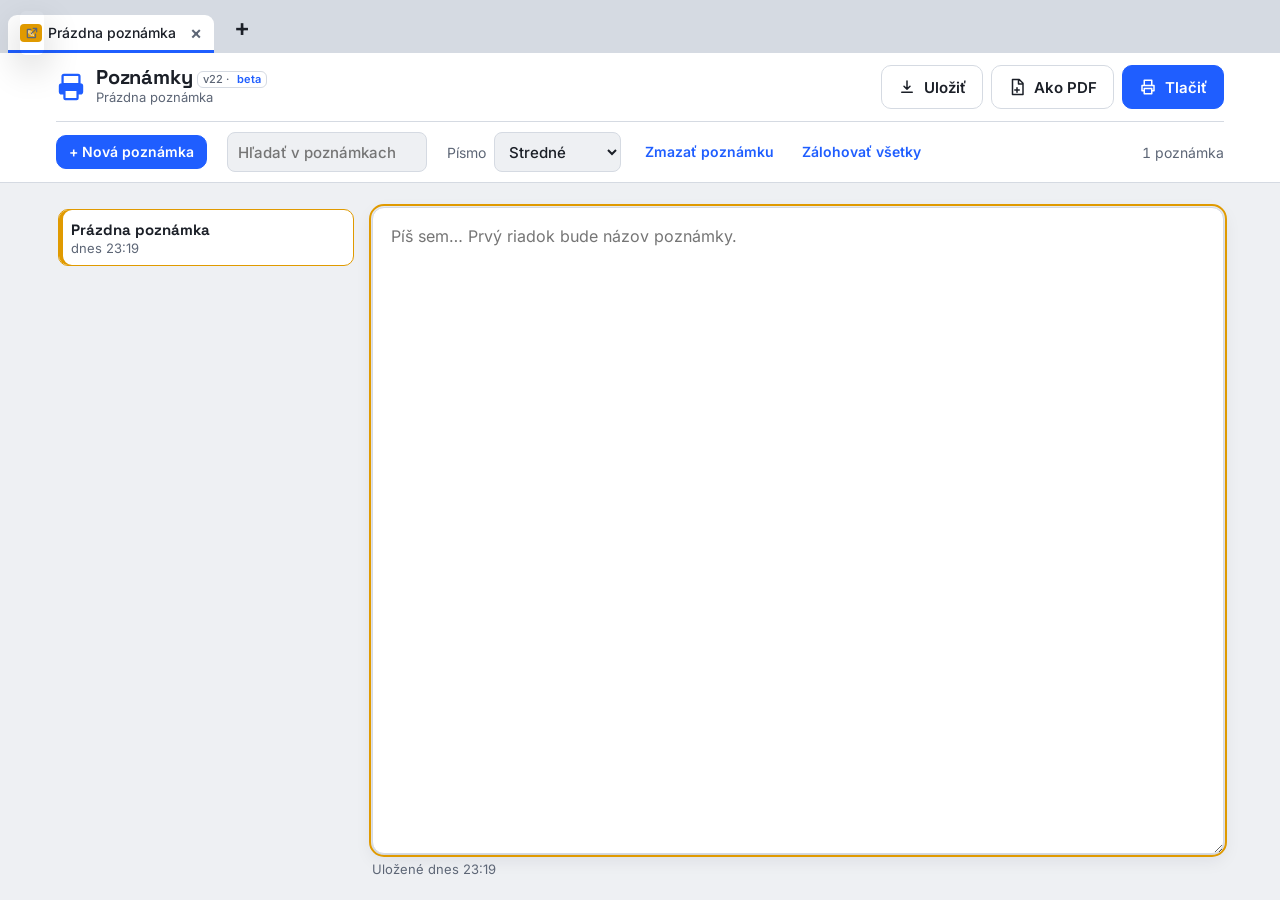
<file: poznamky/index.html>
<!doctype html>
<html lang="sk">
<head>
<meta charset="utf-8">
<meta name="viewport" content="width=device-width, initial-scale=1, viewport-fit=cover">
<title>PDF Tlač</title>
<link rel="icon" type="image/png" href="icon-192.png">
<link rel="manifest" href="manifest.webmanifest">
<meta name="theme-color" content="#e09a00">
<meta name="mobile-web-app-capable" content="yes">
<meta name="apple-mobile-web-app-capable" content="yes">
<meta name="apple-mobile-web-app-title" content="Poznámky">
<link rel="apple-touch-icon" href="icon-192.png">
<link rel="stylesheet" href="../lib/fonts.css">
<script>
// Hlavné okno = lišta s kartami; každá karta je samostatná apka v rámčeku (?tab=N)
/* ====== NASTAVENIA PRE ZVEREJNENIE – vyplň a apka ich začne používať ======
   goatcounter : kód z GoatCounter (napr. "pdftlac" z adresy pdftlac.goatcounter.com). Prázdne = nič sa neráta.
   feedbackUrl : adresa formulára (napr. https://formspree.io/f/xxxx). Prázdne = hodnotenie sa pošle e-mailom cez contactEmail.
   contactEmail: kontaktný e-mail, ktorý uvidia používatelia.
   operator    : meno prevádzkovateľa do stránky Súkromie.            */
window.PT_CONFIG = { goatcounter: "pdftlac", feedbackUrl: "https://formsubmit.co/ajax/dead0adc025d0a15b09f02c38dc04fd5", contactEmail: "hodoinvest@gmail.com", operator: "ALFA TEAM, s.r.o., Priekopnícka 24, 821 06 Bratislava, IČO 35978805, DIČ 2022127987. Zapísaná v Obchodnom registri Okresného súdu Bratislava I, oddiel Sro, vložka č. 39384/B" };
(function () {
  var C = window.PT_CONFIG;
  function off() {
    if (!C.goatcounter || !/^[a-z0-9-]+$/i.test(C.goatcounter)) return true;
    if (navigator.doNotTrack === "1" || window.doNotTrack === "1") return true;
    if (/^(localhost|127\.)/.test(location.hostname)) return true;
    return false;
  }
  // anonymné počítanie bez cookies: iba názov udalosti, typ zariadenia a veľkosť obrazovky
  window.ptTrack = function (name, isEvent) {
    try {
      if (off()) return;
      var u = "https://" + C.goatcounter + ".goatcounter.com/count?p=" + encodeURIComponent(name) +
        "&t=" + encodeURIComponent(name) + (isEvent === false ? "" : "&e=true") +
        "&s=" + encodeURIComponent(screen.width + "," + screen.height + "," + (window.devicePixelRatio || 1)) +
        "&r=&rnd=" + Math.random().toString(36).slice(2);
      if (navigator.sendBeacon && navigator.sendBeacon(u)) return;
      new Image().src = u;
    } catch (e) {}
  };
})();
// samostatné apky: pdftlac.sk/pdf/, /word/, /excel/, /poznamky/ (alebo ?app=pdf v jednom súbore)
window.PT_APP = (function () {
  var m = location.search.match(/[?&]app=(pdf|word|excel|notes)\b/);
  if (m) return m[1];
  var b = "notes";
  return /^(pdf|word|excel|notes)$/.test(b) ? b : "";
})();
window.PT_ROOT = "../" === "../" ? "../" : "";
window.PT_APPTITLE = { "": "PDF Tlač", pdf: "PDF · PDF Tlač", word: "Word · PDF Tlač", excel: "Excel · PDF Tlač", notes: "Poznámky · PDF Tlač" }[window.PT_APP];
if (window.PT_APP) document.documentElement.setAttribute("data-app", window.PT_APP);
window.__PT_SHELL = window.top === window && !/[?&]tab=/.test(location.search);
window.__PT_TAB = !window.__PT_SHELL && window.parent !== window;
if (window.__PT_SHELL) document.documentElement.classList.add("pt-shell");
</script>
<style>
/* Layout: lišta s akciami hore, pod ňou pracovná plocha: listy PDF, stránka Wordu alebo mriežka tabuľky */
:root {
  --bg: #eef0f3;
  --surface: #ffffff;
  --fg: #1b1f27;
  --muted: #5d6676;
  --line: #d5dae2;
  --accent: #1f5eff;
  --accent-fg: #ffffff;
  --accent-soft: #e3eaff;
  --word: #2b6cd4;
  --excel: #1f8a4c;
  --danger: #c0392b;
  --paper-shadow: 0 1px 2px rgba(20,30,50,.10), 0 6px 18px rgba(20,30,50,.08);
  --font-display: "Space Grotesk", "Segoe UI", system-ui, sans-serif;
  --font-body: "Inter", "Segoe UI", system-ui, -apple-system, Roboto, sans-serif;
  color-scheme: light;
}
@media (prefers-color-scheme: dark) {
  :root {
    --bg: #14171d; --surface: #1d222b; --fg: #e8ebf1; --muted: #9aa3b2;
    --line: #2f3643; --accent: #6f97ff; --accent-fg: #0d1220; --accent-soft: #243256;
    --word: #79a6ff; --excel: #4cc47f;
    --danger: #ff7b6b; --paper-shadow: 0 1px 2px rgba(0,0,0,.4), 0 6px 18px rgba(0,0,0,.35);
    color-scheme: dark;
  }
}
* { box-sizing: border-box; }
[hidden] { display: none !important; }
html, body { margin: 0; }
body { background: var(--bg); color: var(--fg); font: 15px/1.5 var(--font-body); min-height: 100vh; }
.wrap {
  max-width: 1200px; margin: 0 auto;
  padding-left: max(16px, env(safe-area-inset-left, 0px));
  padding-right: max(16px, env(safe-area-inset-right, 0px));
}
header.bar { position: sticky; top: 0; z-index: 5; background: var(--surface); border-bottom: 1px solid var(--line); padding-top: env(safe-area-inset-top, 0px); }
.bar-inner { display: flex; align-items: center; gap: 12px; flex-wrap: wrap; padding-block: 12px; }
.brand { display: flex; align-items: center; gap: 10px; margin-right: auto; min-width: 0; }
.brand svg { flex: none; cursor: pointer; }
.brand h1 { font: 700 20px/1 var(--font-display); margin: 0; letter-spacing: -.01em; }
.brand h1 .ver { font: 500 11px/1 var(--font-body); color: var(--muted); border: 1px solid var(--line); border-radius: 6px; padding: 2px 5px; vertical-align: middle; letter-spacing: 0; }
.file-name { color: var(--muted); font-size: 13px; overflow: hidden; text-overflow: ellipsis; white-space: nowrap; max-width: 40ch; }
.actions { display: flex; gap: 8px; flex-wrap: wrap; position: relative; }
button {
  font: 600 15px/1 var(--font-body); border-radius: 10px; padding: 12px 16px;
  border: 1px solid var(--line); background: var(--surface); color: var(--fg); cursor: pointer;
  display: inline-flex; align-items: center; gap: 8px; min-height: 44px;
}
button:hover:not(:disabled) { border-color: var(--accent); }
button:focus-visible, input:focus-visible, select:focus-visible, td:focus-visible { outline: 3px solid var(--accent); outline-offset: 2px; }
button.primary { background: var(--accent); color: var(--accent-fg); border-color: var(--accent); }
button.primary:hover:not(:disabled) { filter: brightness(1.08); }
button:disabled { opacity: .45; cursor: not-allowed; }
.menu {
  position: absolute; top: calc(100% + 6px); left: 0; z-index: 10; background: var(--surface);
  border: 1px solid var(--line); border-radius: 12px; box-shadow: 0 12px 32px rgba(0,0,0,.18); padding: 6px; display: grid; min-width: 220px;
}
.menu button { border: 0; justify-content: flex-start; width: 100%; }
.menu button:hover { background: var(--accent-soft); }
.tools {
  display: flex; gap: 12px 20px; flex-wrap: wrap; align-items: center;
  padding-block: 10px; border-top: 1px solid var(--line); font-size: 14px;
}
.tools label { color: var(--muted); display: inline-flex; align-items: center; gap: 8px; }
.tools input[type=text], .tools input[type=search], .tools select, .modal input, .fbar input {
  font: 500 15px var(--font-body); color: var(--fg); background: var(--bg);
  border: 1px solid var(--line); border-radius: 8px; padding: 8px 10px; min-height: 40px;
}
.tools input[type=text] { width: 12em; }
.linkish { background: none; border: none; color: var(--accent); padding: 6px 4px; min-height: 0; font-weight: 600; font-size: 14px; }
.count { margin-left: auto; color: var(--muted); font-variant-numeric: tabular-nums; }

/* Formátovacia lišta pre Word */
.fmt { flex-wrap: nowrap; overflow-x: auto; gap: 6px; scrollbar-width: thin; }
.fmt button { min-height: 38px; padding: 8px 10px; font-size: 14px; flex: none; }
.fmt button.on { background: var(--accent-soft); border-color: var(--accent); }
.fmt .sep { width: 1px; align-self: stretch; background: var(--line); flex: none; margin: 4px 2px; }
.fmt select { flex: none; }
@media (min-width: 900px) { #toolsEdit, #toolsSheet, #toolsDoc { flex-wrap: wrap; overflow-x: visible; } }
#toolsSheet label { display: inline-flex; align-items: center; gap: 6px; flex: none; white-space: nowrap; }
#toolsSheet select { flex: none; }
.ctxmenu { position: fixed; z-index: 30; background: var(--surface); border: 1px solid var(--line); border-radius: 10px; box-shadow: 0 12px 30px rgba(0,0,0,.18); padding: 6px; display: grid; min-width: 210px; }
.ctxmenu button { border: 0; background: none; text-align: left; justify-content: flex-start; padding: 8px 12px; min-height: 0; border-radius: 6px; font-size: 14px; }
.ctxmenu button:hover { background: var(--accent-soft); }
.ctxmenu hr { border: 0; border-top: 1px solid var(--line); margin: 4px 0; }
.colorbtn { position: relative; display: inline-flex; flex-direction: column; align-items: center; justify-content: center; width: 40px; height: 38px; border: 1px solid var(--line); border-radius: 8px; background: var(--surface); cursor: pointer; flex: none; gap: 1px !important; }
.colorbtn .cb-a { font: 700 15px/1 var(--font-body); }
.colorbtn .cb-bar { width: 22px; height: 4px; border-radius: 2px; border: 1px solid rgba(0,0,0,.15); }
.colorbtn input { position: absolute; inset: 0; opacity: 0; width: 100%; height: 100%; cursor: pointer; padding: 0; border: 0; }

main { padding-block: 24px 48px; }

/* Úvodná obrazovka */
.start { display: grid; gap: 20px; }
.drop {
  border: 2px dashed var(--line); border-radius: 18px; background: var(--surface);
  padding: 44px 24px; text-align: center; display: grid; gap: 14px; justify-items: center;
  transition: border-color .15s, background .15s;
}
body.dragging .drop { border-color: var(--accent); background: var(--accent-soft); }
.drop h2 { font: 700 26px/1.2 var(--font-display); margin: 0; text-wrap: balance; }
.drop p { margin: 0; color: var(--muted); max-width: 56ch; }
.types { display: flex; gap: 8px; flex-wrap: wrap; justify-content: center; }
.chip { font: 700 12px/1 var(--font-display); letter-spacing: .04em; padding: 6px 10px; border-radius: 999px; border: 1px solid currentColor; }
.chip.pdf { color: var(--danger); } .chip.word { color: var(--word); } .chip.excel { color: var(--excel); }
.chip.inv { color: #1f3b6e; border-color: #1f3b6e; }
.chip.img { color: #8e24aa; border-color: #8e24aa; }
.new-row { display: grid; grid-template-columns: repeat(auto-fit, minmax(240px, 1fr)); gap: 16px; }
.new-card {
  display: flex; gap: 14px; align-items: center; text-align: left; padding: 18px; border-radius: 14px;
  min-height: 0; width: 100%; font-weight: 500;
}
.new-card .ico { width: 44px; height: 52px; flex: none; border-radius: 6px; display: grid; place-items: center; color: #fff; font: 700 13px var(--font-display); }
.new-card b { display: block; font: 700 17px/1.2 var(--font-display); margin-bottom: 4px; }
.new-card span span { color: var(--muted); font-size: 14px; line-height: 1.4; }
.resume { background: var(--accent-soft); border: 1px solid var(--accent); border-radius: 14px; padding: 14px 18px; display: flex; gap: 12px; align-items: center; flex-wrap: wrap; }
.resume p { margin: 0; flex: 1 1 260px; }

/* PDF */
.grid { display: grid; grid-template-columns: repeat(auto-fill, minmax(170px, 1fr)); gap: 20px; }
.page { display: grid; gap: 8px; justify-items: center; cursor: pointer; user-select: none; }
.sheet {
  position: relative; background: #fff; box-shadow: var(--paper-shadow); border-radius: 3px;
  outline: 3px solid transparent; outline-offset: 3px; transition: outline-color .12s, opacity .12s;
  width: 100%; display: flex; align-items: center; justify-content: center; min-height: 120px;
}
.sheet canvas { display: block; width: 100%; height: auto; border-radius: 3px; }
.page.on .sheet { outline-color: var(--accent); }
.page:not(.on) .sheet { opacity: .35; }
.tick { position: absolute; top: 8px; right: 8px; width: 26px; height: 26px; border-radius: 50%; background: var(--surface); border: 2px solid var(--line); display: grid; place-items: center; }
.page.on .tick { background: var(--accent); border-color: var(--accent); }
.page.on .tick::after { content: ""; width: 10px; height: 6px; border: 3px solid var(--accent-fg); border-top: 0; border-right: 0; transform: translateY(-1px) rotate(-45deg); }
.page-label { font-size: 13px; color: var(--muted); font-variant-numeric: tabular-nums; }

/* Poznámkový blok */
#viewNotes { display: grid; grid-template-columns: minmax(220px, 300px) 1fr; gap: 16px; align-items: start; }
.nb-list { display: grid; gap: 6px; align-content: start; max-height: calc(100vh - 170px); overflow: auto; padding: 2px; }
.nb-item { display: grid; gap: 2px; text-align: left; padding: 10px 12px; border-radius: 10px; min-height: 0; width: 100%; font-weight: 400; background: var(--surface); border: 1px solid var(--line); cursor: pointer; color: var(--fg); }
.nb-item b { font: 700 15px/1.3 var(--font-display); overflow: hidden; text-overflow: ellipsis; white-space: nowrap; }
.nb-item span { color: var(--muted); font-size: 13px; overflow: hidden; text-overflow: ellipsis; white-space: nowrap; }
.nb-item.on { border-color: #e09a00; box-shadow: inset 4px 0 0 #e09a00; }
.nb-empty { color: var(--muted); padding: 10px 4px; margin: 0; }
.nb-ed { display: grid; gap: 6px; }
#nbText { width: 100%; min-height: calc(100vh - 200px); resize: vertical; border: 1px solid var(--line); border-radius: 12px; background: var(--surface); color: var(--fg); padding: 16px 18px; font: 16px/1.6 var(--font-body); box-shadow: var(--paper-shadow); }
#nbText:focus { outline: 2px solid #e09a00; outline-offset: 1px; }
.nb-saved { color: var(--muted); font-size: 13px; min-height: 20px; }
.nb-saved button { background: none; border: 0; padding: 0 4px; min-height: 0; color: var(--accent); font: 600 13px var(--font-body); text-decoration: underline; cursor: pointer; }
#nbBack { display: none; justify-self: start; }
#nbSearch { min-width: 0; width: 200px; }
@media (max-width: 760px) {
  #viewNotes { grid-template-columns: 1fr; }
  #viewNotes.editing .nb-list { display: none; }
  #viewNotes:not(.editing) .nb-ed { display: none; }
  #viewNotes.editing #nbBack { display: inline-flex; }
  .nb-list { max-height: none; }
  #nbText { min-height: calc(100vh - 230px); }
  #toolsNotes label[for=nbSize], #nbAll, #nbInfo { display: none; }
  #toolsNotes.editing #nbSearch { display: none; }
  #toolsNotes:not(.editing) #nbDel { display: none; }
}
.apps-list { display: grid; gap: 8px; margin: 10px 0; }
.app-link { display: flex; gap: 12px; align-items: center; padding: 10px 12px; border: 1px solid var(--line); border-radius: 12px; color: var(--fg); text-decoration: none; background: var(--surface); }
.app-link:hover { border-color: var(--accent); }
.app-link .ai { width: 36px; height: 36px; border-radius: 9px; flex: none; display: grid; place-items: center; color: #fff; font: 700 13px var(--font-display); }
.app-link b { display: block; font: 700 15px/1.2 var(--font-display); }
.app-link span span { color: var(--muted); font-size: 13px; }

/* Word */
.doc-wrap { display: flex; justify-content: center; }
.page-doc {
  background: #fff; color: #111; width: 21cm; max-width: 100%; min-height: 29.7cm; padding: 2cm;
  box-shadow: var(--paper-shadow); border-radius: 3px; outline: none;
  font: 11pt/1.5 Calibri, Carlito, "Segoe UI", Arial, sans-serif; overflow-wrap: break-word;
}
.page-doc:empty::before { content: attr(data-ph); color: #9aa0aa; }
.page-doc h1 { font-size: 20pt; margin: .4em 0; line-height: 1.2; }
.page-doc h2 { font-size: 15pt; margin: .4em 0; line-height: 1.25; }
.page-doc h3 { font-size: 12.5pt; margin: .4em 0; }
.page-doc p { margin: 0 0 .6em; }
.page-doc table { border-collapse: collapse; margin: .6em 0; max-width: 100%; }
.page-doc td, .page-doc th { border: 1px solid #999; padding: 4px 8px; vertical-align: top; }
.page-doc img { max-width: 100%; height: auto; }

/* Excel */
.fbar { display: flex; gap: 8px; align-items: center; margin-bottom: 10px; }
.fbar .cname { font: 600 14px var(--font-body); color: var(--muted); min-width: 3.5em; text-align: center; padding: 8px; background: var(--surface); border: 1px solid var(--line); border-radius: 8px; font-variant-numeric: tabular-nums; }
.fbar input { flex: 1; min-width: 0; font-variant-numeric: tabular-nums; }
.sheet-wrap { overflow: auto; max-height: calc(100vh - 230px); min-height: 300px; background: var(--surface); border: 1px solid var(--line); border-radius: 10px; }
table.xl { border-collapse: separate; border-spacing: 0; font: 14px/1.3 var(--font-body); table-layout: fixed; background: var(--surface); }
table.xl th { position: sticky; top: 0; z-index: 2; background: var(--bg); color: var(--muted); font-weight: 500; font-size: 12px; padding: 6px; border-right: 1px solid var(--line); border-bottom: 1px solid var(--line); }
table.xl th.rh { position: sticky; left: 0; z-index: 1; min-width: 44px; text-align: center; font-variant-numeric: tabular-nums; }
table.xl th.corner { left: 0; z-index: 3; }
table.xl td {
  border-right: 1px solid var(--line); border-bottom: 1px solid var(--line); height: 32px;
  padding: 4px 8px; white-space: nowrap; overflow: hidden; text-overflow: ellipsis; outline: none; color: var(--fg); cursor: cell; vertical-align: bottom;
}
table.xl td.spill { overflow: visible; text-overflow: clip; position: relative; z-index: 1; }
table.xl td.spill:focus { overflow: hidden; }
table.xl td.insel { background-image: linear-gradient(rgba(31,94,255,.13), rgba(31,94,255,.13)); }
table.xl th.hsel { background: var(--accent-soft); color: var(--accent); }
table.xl thead th { position: sticky; }
table.xl .rz { position: absolute; top: 0; right: -4px; width: 8px; height: 100%; cursor: col-resize; z-index: 4; }
table.xl .rzr { position: absolute; left: 0; bottom: -4px; height: 8px; width: 100%; cursor: row-resize; z-index: 4; }
table.xl .rz:hover, table.xl .rzr:hover, table.xl .rz.on, table.xl .rzr.on { background: var(--accent); opacity: .6; }
.sheet-wrap.selecting { user-select: none; }
.sheet-wrap.resizing, .sheet-wrap.resizing * { cursor: col-resize !important; user-select: none; }
.sheet-wrap.resizing.rows, .sheet-wrap.resizing.rows * { cursor: row-resize !important; }
table.xl td.num { text-align: right; font-variant-numeric: tabular-nums; }
table.xl td.err { color: var(--danger); }
table.xl td.bold { font-weight: 700; }
table.xl td:focus { box-shadow: inset 0 0 0 2px var(--accent); white-space: pre-wrap; text-overflow: clip; cursor: text; }
.sheet-note { color: var(--muted); font-size: 13px; margin-top: 8px; }

.status {
  position: fixed; left: 50%; transform: translateX(-50%); bottom: calc(20px + env(safe-area-inset-bottom, 0px));
  background: var(--fg); color: var(--bg); padding: 12px 18px; border-radius: 12px; font-weight: 500;
  box-shadow: 0 8px 24px rgba(0,0,0,.25); width: max-content; max-width: calc(100% - 32px); z-index: 20;
}
.status.err { background: var(--danger); color: #fff; }
.brand h1 button.ver { cursor: pointer; background: none; min-height: 0; }
.brand h1 button.ver b { color: var(--accent); font-weight: 700; }
.brand h1 button.ver:hover { border-color: var(--accent); color: var(--fg); }
.start-foot { display: flex; flex-wrap: wrap; gap: 6px 18px; justify-content: center; align-items: center; margin-top: 22px; color: var(--muted); font-size: 14px; }
.start-foot button { background: none; border: 0; padding: 4px 2px; min-height: 0; color: var(--accent); font: 600 14px var(--font-body); text-decoration: underline; text-underline-offset: 3px; cursor: pointer; }
.start-foot .beta { border: 1px solid var(--line); border-radius: 6px; padding: 2px 7px; font-size: 12px; }
.stars { display: flex; gap: 4px; justify-content: center; }
.stars button { background: none; border: 0; padding: 2px 4px; min-height: 0; font-size: 38px; line-height: 1; color: var(--line); cursor: pointer; transition: transform .1s; }
.stars button.on { color: #f5a623; }
.stars button:hover { transform: scale(1.12); }
.stars-label { text-align: center; min-height: 1.3em; font-weight: 600; }
.modal .small { font-size: 13px; }
.modal.long { width: min(620px, 100%); max-height: calc(100vh - 40px); overflow: auto; }
.modal.long h4 { margin: 8px 0 0; font: 700 16px var(--font-display); }
.modal.long p, .modal.long li { color: var(--fg); line-height: 1.5; }
.modal.long ul { margin: 0; padding-left: 20px; }
.rate-ask { position: fixed; right: 16px; bottom: calc(16px + env(safe-area-inset-bottom, 0px)); z-index: 19; background: var(--surface); border: 1px solid var(--line); border-radius: 14px; padding: 14px 16px; box-shadow: 0 8px 24px rgba(0,0,0,.2); display: flex; gap: 10px; align-items: center; flex-wrap: wrap; max-width: calc(100% - 32px); }
.rate-ask span { font-weight: 600; }
.inline-opt { display: flex; gap: 10px; align-items: flex-start; padding: 10px 12px; border: 1px solid var(--line); border-radius: 10px; cursor: pointer; }
.inline-opt:has(input:checked) { border-color: var(--accent); background: color-mix(in srgb, var(--accent) 8%, var(--surface)); }
.inline-opt input { margin-top: 4px; accent-color: var(--accent); }
.inline-opt small { color: var(--muted); }
.modal ol.steps { margin: 0; padding-left: 22px; display: grid; gap: 6px; line-height: 1.45; }
@media (max-width: 640px) { #pdfOutBtn .lbl { display: none; } }
.small-btn { min-height: 34px; padding: 4px 12px; font-size: 14px; }
.form-list { display: grid; gap: 10px; max-height: 55vh; overflow: auto; padding-right: 4px; }
.form-list .field textarea { min-height: 70px; }
.form-list .field select { font: 500 15px var(--font-body); color: var(--fg); background: var(--bg); border: 1px solid var(--line); border-radius: 8px; padding: 8px 10px; min-height: 40px; }
.form-list label.chk { display: flex; gap: 8px; align-items: center; font-size: 15px; color: var(--fg); }
.form-list label.chk input { width: 20px; height: 20px; accent-color: var(--accent); }
.shrink-res { font-weight: 600; color: var(--fg) !important; }
.modal-back { position: fixed; inset: 0; background: rgba(10,14,22,.55); display: grid; place-items: center; z-index: 30; padding: 16px; }
.modal { background: var(--surface); border-radius: 16px; padding: 24px; width: min(440px, 100%); display: grid; gap: 14px; }
.modal h3 { margin: 0; font: 700 20px var(--font-display); }
.modal p { margin: 0; color: var(--muted); }
.modal .row { display: flex; gap: 8px; justify-content: flex-end; flex-wrap: wrap; }

/* PDF editor */
.seg { display: inline-flex; border: 1px solid var(--line); border-radius: 10px; overflow: hidden; flex: none; }
.seg button { border: 0; border-radius: 0; min-height: 38px; padding: 8px 12px; font-size: 14px; background: var(--surface); }
.seg button.on { background: var(--accent); color: var(--accent-fg); }
.ptools { display: flex; gap: 4px; justify-content: center; }
.ptools button { min-height: 32px; min-width: 32px; padding: 4px 8px; font-size: 16px; border-radius: 8px; justify-content: center; }
.page.dragging-tile { opacity: .4; }
.page.drop-before .sheet { box-shadow: -5px 0 0 var(--accent), var(--paper-shadow); }
.hint-row { font-size: 13px; color: var(--muted); padding-bottom: 8px; }
.hlmark { background: #ffeb3b; color: #111; padding: 0 3px; border-radius: 2px; }
#toolsEdit input[type=color] { width: 40px; height: 38px; padding: 2px; border: 1px solid var(--line); border-radius: 8px; background: var(--surface); flex: none; }
.edit-pane { display: grid; justify-items: center; gap: 22px; }
.eholder { display: grid; gap: 6px; justify-items: center; max-width: 100%; overflow-x: auto; }
.epage { position: relative; background: #fff; box-shadow: var(--paper-shadow); }
.epage canvas { display: block; }
.epage svg.ov { position: absolute; inset: 0; touch-action: none; user-select: none; }
.epage svg.ov.tool-select { touch-action: pan-x pan-y; cursor: default; }
.epage svg.ov.tool-select [data-k] { cursor: move; }
.epage svg.ov:not(.tool-select) { cursor: crosshair; }
.epage svg.ov.tool-text, .epage svg.ov.tool-retext { cursor: text; }
.epage svg .selbox { stroke: var(--accent); stroke-width: 1.5; stroke-dasharray: 5 4; }
.epage svg .handle { fill: var(--accent); stroke: #fff; stroke-width: 1.5; cursor: nwse-resize; }
.elabel { font-size: 12px; color: var(--muted); font-variant-numeric: tabular-nums; }
.txed {
  position: absolute; z-index: 3; margin: 0; padding: 0; border: 0; outline: 2px dashed var(--accent); outline-offset: 2px;
  background: rgba(255,255,255,.6); font-family: PdfSans, sans-serif; line-height: 1.25; resize: none; overflow: hidden; white-space: pre; min-width: 60px;
}
.txed.re { background: #fff; }
.pop { position: fixed; z-index: 15; background: var(--surface); border: 1px solid var(--line); border-radius: 14px; box-shadow: 0 14px 36px rgba(0,0,0,.2); padding: 14px; display: grid; gap: 10px; width: min(360px, calc(100vw - 24px)); }
.pop-title { font: 700 16px var(--font-display); }
.pop-p { margin: 0; color: var(--muted); font-size: 14px; }
.pop-row { display: flex; gap: 8px; align-items: center; font-size: 14px; color: var(--muted); }
.pop-row input[type=text] { flex: 1; min-width: 0; font: 500 15px var(--font-body); color: var(--fg); background: var(--bg); border: 1px solid var(--line); border-radius: 8px; padding: 8px 10px; }
.stamp-grid { display: grid; grid-template-columns: repeat(auto-fill, minmax(100px, 1fr)); gap: 6px; }
.stamp-b { font: 700 12px var(--font-display); letter-spacing: .04em; border: 2px solid; background: transparent; border-radius: 6px; min-height: 36px; padding: 6px; justify-content: center; }
.sign-list { display: grid; gap: 6px; }
.sign-item { display: flex; gap: 6px; align-items: center; }
.sign-b { flex: 1; background: #fff; justify-content: center; min-height: 56px; padding: 4px; }
.sign-b img { max-height: 48px; max-width: 100%; }
.modal.wide { width: min(640px, 100%); }
.sign-pad { width: 100%; height: 200px; background: #fff; border: 2px dashed var(--line); border-radius: 10px; touch-action: none; cursor: crosshair; }
.modal textarea { font: 15px/1.5 var(--font-body); color: var(--fg); background: var(--bg); border: 1px solid var(--line); border-radius: 8px; padding: 10px; resize: vertical; }
.modal .field { display: grid; gap: 4px; font-size: 13px; color: var(--muted); }
.modal .field input { font: 500 15px var(--font-body); color: var(--fg); background: var(--bg); border: 1px solid var(--line); border-radius: 8px; padding: 8px 10px; min-height: 40px; }
.modal .field input[type=number] { width: 7em; }
.modal .field input[type=color] { width: 56px; padding: 2px; }
.modal .row.left { justify-content: flex-start; }
.modal label.inline { display: inline-flex; gap: 6px; align-items: center; color: var(--muted); font-size: 14px; margin-right: auto; }

#print-area { display: none; }

@media (max-width: 560px) {
  header.bar { position: static; }
  .brand h1 { font-size: 18px; }
  .actions { width: 100%; }
  .actions > button { flex: 1 1 auto; justify-content: center; padding: 12px 10px; }
  .grid { grid-template-columns: repeat(2, minmax(0, 1fr)); gap: 14px; }
  .drop { padding: 32px 16px; }
  .count { margin-left: 0; }
  .page-doc { padding: 22px 18px; min-height: 70vh; }
  .sheet-wrap { max-height: 65vh; }
}
@media (prefers-reduced-motion: reduce) { * { transition: none !important; } }

@media print {
  html, body { background: #fff !important; }
  body > *:not(#print-area) { display: none !important; }
  #print-area { display: block !important; color: #000; }
  #print-area .pp { width: 100vw; height: 100vh; display: flex; align-items: center; justify-content: center; break-after: page; page-break-after: always; overflow: hidden; }
  #print-area .pp:last-child { break-after: auto; page-break-after: auto; }
  #print-area .pp img { max-width: 100%; max-height: 100%; object-fit: contain; }
  #print-area .notes-print { font: 12pt/1.55 "Segoe UI", Arial, sans-serif; white-space: pre-wrap; overflow-wrap: break-word; }
  #print-area .doc-print { font: 11pt/1.5 Calibri, Carlito, "Segoe UI", Arial, sans-serif; overflow-wrap: break-word; }
  #print-area .doc-print h1 { font-size: 20pt; margin: .4em 0; line-height: 1.2; }
  #print-area .doc-print h2 { font-size: 15pt; margin: .4em 0; }
  #print-area .doc-print h3 { font-size: 12.5pt; margin: .4em 0; }
  #print-area .doc-print p { margin: 0 0 .6em; }
  #print-area .doc-print table { border-collapse: collapse; }
  #print-area .doc-print td, #print-area .doc-print th { border: 1px solid #777; padding: 4px 8px; vertical-align: top; }
  #print-area .doc-print img { max-width: 100%; }
  #print-area table.xp { border-collapse: collapse; font: 10pt/1.3 Calibri, Carlito, Arial, sans-serif; }
  #print-area table.xp td { padding: 3px 6px; white-space: nowrap; }
  #print-area table.xp.lines td { border: 1px solid #888; }
  #print-area table.xp td.num { text-align: right; }
  #print-area table.xp td.bold { font-weight: 700; }
  #print-area table.xp tr { break-inside: avoid; }
}
</style>
<style>
/* karty */
html.pt-shell, html.pt-shell body { height: 100%; margin: 0; overflow: hidden; }
html.pt-shell body > :not(#tabShell) { display: none !important; }
#tabShell { display: flex; flex-direction: column; height: 100vh; height: 100dvh; background: var(--bg); }
.tabbar { display: flex; align-items: flex-end; gap: 4px; padding: 6px 8px 0; background: var(--line); flex: none; padding-top: max(6px, env(safe-area-inset-top)); }
.tabs { display: flex; gap: 3px; overflow-x: auto; overflow-y: hidden; flex: 0 1 auto; min-width: 0; scrollbar-width: thin; }
.tab { display: flex; align-items: center; gap: 6px; height: 38px; padding: 0 4px 0 12px; max-width: 240px; min-width: 120px; flex: none;
  background: color-mix(in srgb, var(--surface) 55%, var(--line)); color: var(--fg); border-radius: 9px 9px 0 0; cursor: pointer;
  font: 500 14px var(--font-body); border: 0; border-bottom: 3px solid transparent; user-select: none; }
.tab:hover { background: color-mix(in srgb, var(--surface) 80%, var(--line)); }
.tab.on { background: var(--surface); border-bottom-color: var(--accent); }
.tab .ic { width: 22px; height: 18px; border-radius: 4px; flex: none; color: #fff; font: 700 10px/18px var(--font-body); text-align: center; background: var(--muted); }
.tab .ic.notes { background: #e09a00; } .tab .ic.pdf { background: #d93025; } .tab .ic.doc { background: var(--word); } .tab .ic.sheet { background: var(--excel); }
.tab .nm { overflow: hidden; text-overflow: ellipsis; white-space: nowrap; flex: 1; min-width: 0; }
.tab .dot { width: 8px; height: 8px; border-radius: 50%; background: var(--accent); flex: none; }
.tab .x { width: 28px; height: 28px; border: 0; background: transparent; border-radius: 6px; font-size: 18px; line-height: 1; color: var(--muted); cursor: pointer; flex: none; display: grid; place-items: center; padding: 0; }
.tab .x:hover { background: var(--line); color: var(--fg); }
.tab .pop { width: 24px; height: 24px; border: 0; background: transparent; border-radius: 6px; color: var(--muted); cursor: pointer; flex: none; display: none; place-items: center; padding: 0; }
.tab:hover .pop, .tab.on .pop { display: grid; }
.tab .pop:hover { background: var(--line); color: var(--fg); }
.tab.dragging { opacity: .5; }
.tabbar.drop-here { box-shadow: inset 0 -3px 0 var(--accent); background: var(--accent-soft); }
@media (pointer: coarse) { .tab .pop { display: none !important; } }
#tabAdd { width: 38px; height: 34px; margin-bottom: 3px; border: 0; border-radius: 8px; background: transparent; font-size: 24px; line-height: 1; color: var(--fg); cursor: pointer; flex: none; }
#tabPrintAll { height: 34px; margin: 0 0 3px 4px; padding: 0 12px; border: 0; border-radius: 8px; background: var(--accent); color: #fff; font: 600 14px var(--font-body); cursor: pointer; flex: none; display: inline-flex; gap: 6px; align-items: center; white-space: nowrap; }
#tabPrintAll[hidden] { display: none; }
@media (max-width: 600px) { #tabPrintAll .lbl { display: none; } }
#tabAdd:hover { background: color-mix(in srgb, var(--surface) 60%, var(--line)); }
#frames { position: relative; flex: 1; min-height: 0; }
#frames iframe { position: absolute; inset: 0; width: 100%; height: 100%; border: 0; background: var(--bg); visibility: hidden; }
#frames iframe.on { visibility: visible; z-index: 1; }
@media (pointer: coarse) { .tab { height: 42px; min-width: 96px; max-width: 170px; } .tab .x { width: 34px; height: 34px; } #tabAdd { width: 44px; height: 40px; } }
</style>
<style id="page-style"></style>
</head>
<body>
<header class="bar">
  <div class="wrap">
    <div class="bar-inner">
      <div class="brand">
        <svg id="homeBtn" width="30" height="30" viewBox="0 0 32 32" aria-label="Domov" role="button">
          <rect x="7" y="3" width="18" height="10" rx="1.5" fill="none" stroke="var(--accent)" stroke-width="2.4"/>
          <rect x="3" y="12" width="26" height="12" rx="3" fill="var(--accent)"/>
          <rect x="9" y="19" width="14" height="10" rx="1" fill="var(--surface)" stroke="var(--accent)" stroke-width="2.4"/>
        </svg>
        <div style="min-width:0">
          <h1>PDF Tlač <button type="button" class="ver" id="aboutBtn" title="O aplikácii">v22 · <b>beta</b></button></h1>
          <div class="file-name" id="fileName">PDF, Word a Excel</div>
        </div>
      </div>
      <div class="actions">
        <button id="openBtn" type="button">
          <svg width="18" height="18" viewBox="0 0 24 24" aria-hidden="true"><path d="M3 7h6l2 2h10v10a1 1 0 0 1-1 1H4a1 1 0 0 1-1-1z" fill="none" stroke="currentColor" stroke-width="2" stroke-linejoin="round"/></svg>
          Otvoriť
        </button>
        <button id="newBtn" type="button" aria-haspopup="true" aria-expanded="false">
          <svg width="18" height="18" viewBox="0 0 24 24" aria-hidden="true"><path d="M12 5v14M5 12h14" fill="none" stroke="currentColor" stroke-width="2.2" stroke-linecap="round"/></svg>
          Nový
        </button>
        <div class="menu" id="newMenu" hidden>
          <button type="button" data-new="doc">Nový Word dokument</button>
          <button type="button" data-new="sheet">Nová Excel tabuľka</button>
          <button type="button" data-new="notes">Poznámkový blok</button>
        </div>
        <button id="saveBtn" type="button" hidden>
          <svg width="18" height="18" viewBox="0 0 24 24" aria-hidden="true"><path d="M12 4v11m0 0-4-4m4 4 4-4M5 19h14" fill="none" stroke="currentColor" stroke-width="2" stroke-linecap="round" stroke-linejoin="round"/></svg>
          Uložiť
        </button>
        <button id="pdfOutBtn" type="button" hidden title="Uložiť ako PDF">
          <svg width="18" height="18" viewBox="0 0 24 24" aria-hidden="true"><path d="M6 2h9l5 5v15H6z M14 2v6h6" fill="none" stroke="currentColor" stroke-width="2" stroke-linejoin="round"/><path d="M9 16h6m-3-3v6" stroke="currentColor" stroke-width="2" stroke-linecap="round"/></svg>
          <span class="lbl">Ako PDF</span>
        </button>
        <button id="printBtn" class="primary" type="button" disabled>
          <svg width="18" height="18" viewBox="0 0 24 24" aria-hidden="true"><path d="M7 9V3h10v6M7 17H4v-7h16v7h-3M7 14h10v7H7z" fill="none" stroke="currentColor" stroke-width="2" stroke-linejoin="round"/></svg>
          Tlačiť
        </button>
      </div>
    </div>

    <!-- PDF nástroje -->
    <div class="tools" id="toolsPdf" hidden>
      <span class="seg" role="tablist"><button type="button" data-pview="pages" class="on">Strany a tlač</button><button type="button" data-pview="edit">Upraviť PDF</button></span>
      <button class="linkish" id="appendBtn" type="button">+ Pripojiť PDF alebo fotku</button>
      <button class="linkish" id="blankBtn" type="button">+ Prázdna strana</button>
      <label for="range">Strany
        <input id="range" type="text" inputmode="numeric" placeholder="napr. 1-3, 5" autocomplete="off">
      </label>
      <span>
        <button class="linkish" id="allBtn" type="button">Vybrať všetky</button>
        <button class="linkish" id="noneBtn" type="button">Zrušiť výber</button>
      </span>
      <label for="quality">Kvalita
        <select id="quality">
          <option value="150">Bežná (rýchla)</option>
          <option value="300" selected>Vysoká</option>
        </select>
      </label>
      <button class="primary small-btn" id="formBtn" type="button" hidden>Vyplniť formulár</button>
      <button class="primary small-btn" id="invXmlBtn" type="button" hidden>Zobraziť e-faktúru</button>
      <button class="linkish" id="shrinkBtn" type="button">Zmenšiť PDF</button>
      <button class="linkish" id="splitBtn" type="button">Rozdeliť PDF</button>
      <button class="linkish" id="nativeBtn" type="button">Otvoriť v prehliadači</button>
      <button class="linkish" id="shareBtn" type="button" hidden>Poslať do inej apky</button>
      <span class="count" id="count"></span>
    </div>

    <!-- Poznámkový blok -->
    <div class="tools" id="toolsNotes" hidden>
      <button type="button" class="primary small-btn" id="nbNew">+ Nová poznámka</button>
      <input type="search" id="nbSearch" placeholder="Hľadať v poznámkach" aria-label="Hľadať v poznámkach" autocomplete="off">
      <label for="nbSize">Písmo
        <select id="nbSize"><option value="14">Malé</option><option value="16" selected>Stredné</option><option value="19">Veľké</option><option value="23">Veľmi veľké</option></select>
      </label>
      <button class="linkish" id="nbDel" type="button">Zmazať poznámku</button>
      <button class="linkish" id="nbAll" type="button" title="Stiahne všetky poznámky do jedného súboru .txt">Zálohovať všetky</button>
      <span class="count" id="nbInfo"></span>
    </div>

    <!-- PDF editor -->
    <div class="tools fmt" id="toolsEdit" hidden>
      <span class="seg" role="tablist"><button type="button" data-pview="pages">Strany a tlač</button><button type="button" data-pview="edit" class="on">Upraviť PDF</button></span>
      <span class="sep"></span>
      <button type="button" data-tool="select" class="on" title="Vybrať a posúvať"><svg width="16" height="16" viewBox="0 0 24 24"><path d="M5 3l14 8-6 2-2 6z" fill="currentColor"/></svg>Vybrať</button>
      <button type="button" data-tool="retext" title="Prepísať pôvodný text v PDF">Prepísať text</button>
      <button type="button" data-tool="text" title="Písať nový text">T Text</button>
      <button type="button" data-tool="hl" title="Zvýrazniť"><span class="hlmark">ab</span>Zvýrazniť</button>
      <button type="button" data-tool="note" title="Lepiaca poznámka">Poznámka</button>
      <button type="button" data-tool="stamp" title="Pečiatka">Pečiatka ▾</button>
      <button type="button" data-tool="sign" title="Podpis">Podpis ▾</button>
      <span class="sep"></span>
      <button type="button" data-tool="pen" title="Pero">Pero</button>
      <button type="button" data-tool="line" title="Čiara">Čiara</button>
      <button type="button" data-tool="arrow" title="Šípka">Šípka</button>
      <button type="button" data-tool="rect" title="Obdĺžnik">▭</button>
      <button type="button" data-tool="ellipse" title="Kruh alebo ovál">◯</button>
      <button type="button" data-tool="white" title="Zakryť bielou">Zakryť</button>
      <button type="button" data-tool="image" title="Vložiť obrázok">Obrázok</button>
      <span class="sep"></span>
      <input type="color" id="colorIn" value="#d32f2f" title="Farba" aria-label="Farba">
      <select id="sizeSel" title="Veľkosť písma a hrúbka čiary" aria-label="Veľkosť">
        <option value="8">8</option><option value="10">10</option><option value="12" selected>12</option><option value="14">14</option><option value="18">18</option><option value="24">24</option><option value="36">36</option>
      </select>
      <select id="zoomSel" title="Zväčšenie" aria-label="Zväčšenie">
        <option value="fit" selected>Na šírku</option><option value="0.75">75 %</option><option value="1">100 %</option><option value="1.5">150 %</option><option value="2">200 %</option>
      </select>
      <span class="sep"></span>
      <button type="button" id="undoBtn" title="Späť (Ctrl+Z)">↶ Späť</button>
      <button type="button" id="delObjBtn" title="Zmazať vybraný prvok">Zmazať</button>
      <button type="button" id="wmBtn" title="Vodotlač na všetky strany">Vodotlač</button>
    </div>
    <div class="hint-row" id="hintRow" hidden><span id="toolHint">Ťukni na prvok, potiahni ho alebo zmeň veľkosť rohom. Delete ho zmaže.</span></div>

    <!-- Word nástroje -->
    <div class="tools fmt" id="toolsDoc" hidden>
      <select id="blockSel" aria-label="Štýl odseku">
        <option value="p">Bežný text</option>
        <option value="h1">Nadpis 1</option>
        <option value="h2">Nadpis 2</option>
        <option value="h3">Nadpis 3</option>
      </select>
      <select id="wFont" title="Písmo" aria-label="Písmo">
        <option value="">Písmo</option>
        <option value="Calibri">Calibri</option><option value="Arial">Arial</option><option value="Times New Roman">Times New Roman</option>
        <option value="Cambria">Cambria</option><option value="Georgia">Georgia</option><option value="Verdana">Verdana</option><option value="Tahoma">Tahoma</option><option value="Courier New">Courier New</option>
      </select>
      <select id="wSize" title="Veľkosť písma" aria-label="Veľkosť písma">
        <option value="">Veľk.</option>
        <option>8</option><option>9</option><option>10</option><option>11</option><option>12</option><option>14</option><option>16</option><option>18</option><option>20</option><option>24</option><option>28</option><option>36</option><option>48</option><option>72</option>
      </select>
      <span class="sep"></span>
      <button type="button" data-cmd="bold" title="Tučné (Ctrl+B)"><b>B</b></button>
      <button type="button" data-cmd="italic" title="Kurzíva (Ctrl+I)"><i>I</i></button>
      <button type="button" data-cmd="underline" title="Podčiarknuté (Ctrl+U)"><u>U</u></button>
      <button type="button" data-cmd="strikeThrough" title="Prečiarknuté"><s>S</s></button>
      <label class="colorbtn" title="Farba písma"><span class="cb-a">A</span><span class="cb-bar" id="wColorBar" style="background:#c00000"></span><input type="color" id="wColor" value="#c00000" aria-label="Farba písma"></label>
      <label class="colorbtn" title="Zvýraznenie textu"><svg width="18" height="18" viewBox="0 0 24 24"><path d="m4 20 4-1 11-11-3-3L5 16z" fill="none" stroke="currentColor" stroke-width="2" stroke-linejoin="round"/></svg><span class="cb-bar" id="wHiBar" style="background:#ffff00"></span><input type="color" id="wHi" value="#ffff00" aria-label="Zvýraznenie"></label>
      <span class="sep"></span>
      <button type="button" data-cmd="insertUnorderedList" title="Odrážky">• Zoznam</button>
      <button type="button" data-cmd="insertOrderedList" title="Číslovanie">1. Zoznam</button>
      <span class="sep"></span>
      <button type="button" data-cmd="justifyLeft" title="Zarovnať vľavo" aria-label="Zarovnať vľavo"><svg width="18" height="18" viewBox="0 0 24 24"><path d="M4 6h16M4 10h10M4 14h16M4 18h10" stroke="currentColor" stroke-width="2" stroke-linecap="round"/></svg></button>
      <button type="button" data-cmd="justifyCenter" title="Na stred" aria-label="Na stred"><svg width="18" height="18" viewBox="0 0 24 24"><path d="M4 6h16M7 10h10M4 14h16M7 18h10" stroke="currentColor" stroke-width="2" stroke-linecap="round"/></svg></button>
      <button type="button" data-cmd="justifyRight" title="Zarovnať vpravo" aria-label="Zarovnať vpravo"><svg width="18" height="18" viewBox="0 0 24 24"><path d="M4 6h16M10 10h10M4 14h16M10 18h10" stroke="currentColor" stroke-width="2" stroke-linecap="round"/></svg></button>
      <button type="button" data-cmd="justifyFull" title="Do bloku" aria-label="Do bloku"><svg width="18" height="18" viewBox="0 0 24 24"><path d="M4 6h16M4 10h16M4 14h16M4 18h16" stroke="currentColor" stroke-width="2" stroke-linecap="round"/></svg></button>
      <button type="button" data-cmd="outdent" title="Zmenšiť odsadenie" aria-label="Zmenšiť odsadenie"><svg width="18" height="18" viewBox="0 0 24 24"><path d="M11 6h9M11 10h9M11 14h9M4 18h16M7 9l-3 3 3 3" fill="none" stroke="currentColor" stroke-width="2" stroke-linecap="round" stroke-linejoin="round"/></svg></button>
      <button type="button" data-cmd="indent" title="Zväčšiť odsadenie" aria-label="Zväčšiť odsadenie"><svg width="18" height="18" viewBox="0 0 24 24"><path d="M11 6h9M11 10h9M11 14h9M4 18h16M4 9l3 3-3 3" fill="none" stroke="currentColor" stroke-width="2" stroke-linecap="round" stroke-linejoin="round"/></svg></button>
      <span class="sep"></span>
      <button type="button" data-cmd="removeFormat" title="Vymazať formátovanie">Vymazať formát</button>
      <button type="button" id="tableBtn" title="Vložiť tabuľku">Tabuľka</button>
      <button type="button" class="primary" id="invAttBtn" hidden>Otvoriť priložené PDF</button>
      <button type="button" data-cmd="undo" title="Späť (Ctrl+Z)" aria-label="Späť"><svg width="18" height="18" viewBox="0 0 24 24"><path d="M9 7 4 12l5 5M4 12h11a5 5 0 0 1 0 10h-2" fill="none" stroke="currentColor" stroke-width="2" stroke-linecap="round" stroke-linejoin="round"/></svg></button>
      <button type="button" data-cmd="redo" title="Znova (Ctrl+Y)" aria-label="Znova"><svg width="18" height="18" viewBox="0 0 24 24"><path d="m15 7 5 5-5 5M20 12H9a5 5 0 0 0 0 10h2" fill="none" stroke="currentColor" stroke-width="2" stroke-linecap="round" stroke-linejoin="round"/></svg></button>
    </div>

    <!-- Excel nástroje -->
    <div class="tools fmt" id="toolsSheet" hidden>
      <label class="sheetpick" for="sheetSel">Hárok <select id="sheetSel"></select></label>
      <button type="button" id="addSheetBtn" title="Pridať nový prázdny hárok">+ Hárok</button>
      <button type="button" id="dupSheetBtn" title="Vytvoriť kópiu celého hárka">Kopírovať hárok</button>
      <span class="sep"></span>
      <button type="button" data-xs="b" title="Tučné (Ctrl+B)"><b>B</b></button>
      <button type="button" data-xs="i" title="Kurzíva (Ctrl+I)"><i>I</i></button>
      <button type="button" data-xs="u" title="Podčiarknuté (Ctrl+U)"><u>U</u></button>
      <select id="xSize" title="Veľkosť písma" aria-label="Veľkosť písma">
        <option>8</option><option>9</option><option>10</option><option selected>11</option><option>12</option><option>14</option><option>16</option><option>18</option><option>20</option><option>24</option><option>28</option><option>36</option>
      </select>
      <label class="colorbtn" title="Farba písma"><span class="cb-a">A</span><span class="cb-bar" id="xColorBar" style="background:#c00000"></span><input type="color" id="xColor" value="#c00000" aria-label="Farba písma"></label>
      <label class="colorbtn" title="Farba výplne bunky"><svg width="18" height="18" viewBox="0 0 24 24"><path d="M5 11 12 4l7 7-7 7z" fill="none" stroke="currentColor" stroke-width="2" stroke-linejoin="round"/><path d="M19 15c1 1.6 1.5 2.6 1.5 3.3a1.5 1.5 0 0 1-3 0c0-.7.5-1.7 1.5-3.3z" fill="currentColor"/></svg><span class="cb-bar" id="xFillBar" style="background:#ffff00"></span><input type="color" id="xFill" value="#ffff00" aria-label="Farba výplne"></label>
      <span class="sep"></span>
      <button type="button" data-xa="left" title="Zarovnať vľavo" aria-label="Zarovnať vľavo"><svg width="18" height="18" viewBox="0 0 24 24"><path d="M4 6h16M4 10h10M4 14h16M4 18h10" stroke="currentColor" stroke-width="2" stroke-linecap="round"/></svg></button>
      <button type="button" data-xa="center" title="Na stred" aria-label="Na stred"><svg width="18" height="18" viewBox="0 0 24 24"><path d="M4 6h16M7 10h10M4 14h16M7 18h10" stroke="currentColor" stroke-width="2" stroke-linecap="round"/></svg></button>
      <button type="button" data-xa="right" title="Zarovnať vpravo" aria-label="Zarovnať vpravo"><svg width="18" height="18" viewBox="0 0 24 24"><path d="M4 6h16M10 10h10M4 14h16M10 18h10" stroke="currentColor" stroke-width="2" stroke-linecap="round"/></svg></button>
      <button type="button" data-xs="wrap" title="Zalomiť text do viacerých riadkov">Zalomiť</button>
      <button type="button" id="xMerge" title="Zlúčiť označené bunky (alebo zrušiť zlúčenie)">Zlúčiť</button>
      <button type="button" data-xs="bd" title="Orámovať označené bunky">Orámovať</button>
      <span class="sep"></span>
      <select id="xNum" title="Formát čísla" aria-label="Formát čísla">
        <option value="">Všeobecný</option>
        <option value="#,##0.00">Číslo 1 234,00</option>
        <option value='#,##0.00 "€"'>Mena 1 234,00 €</option>
        <option value="0%">Percentá 10 %</option>
        <option value="0.00%">Percentá 10,00 %</option>
        <option value="custom" hidden>Vlastný</option>
      </select>
      <button type="button" id="xDecMore" title="Pridať desatinné miesto">,0+</button>
      <button type="button" id="xDecLess" title="Ubrať desatinné miesto">,0−</button>
      <button type="button" id="xClear" title="Vymazať formát označených buniek">Vymazať formát</button>
      <span class="sep"></span>
      <button type="button" id="xUndo" title="Späť (Ctrl+Z)" aria-label="Späť"><svg width="18" height="18" viewBox="0 0 24 24"><path d="M9 7 4 12l5 5M4 12h11a5 5 0 0 1 0 10h-2" fill="none" stroke="currentColor" stroke-width="2" stroke-linecap="round" stroke-linejoin="round"/></svg></button>
      <button type="button" id="xRedo" title="Znova (Ctrl+Y)" aria-label="Znova"><svg width="18" height="18" viewBox="0 0 24 24"><path d="m15 7 5 5-5 5M20 12H9a5 5 0 0 0 0 10h2" fill="none" stroke="currentColor" stroke-width="2" stroke-linecap="round" stroke-linejoin="round"/></svg></button>
      <button type="button" id="xInsRow" title="Vložiť riadok nad označený">Vložiť riadok</button>
      <button type="button" id="xDelRow" title="Zmazať označené riadky">Zmazať riadok</button>
      <button type="button" id="xInsCol" title="Vložiť stĺpec vľavo od označeného">Vložiť stĺpec</button>
      <button type="button" id="xDelCol" title="Zmazať označené stĺpce">Zmazať stĺpec</button>
      <button type="button" id="xSortAsc" title="Zoradiť od A po Z (od najmenšieho)">Zoradiť A→Z</button>
      <button type="button" id="xSortDesc" title="Zoradiť od Z po A (od najväčšieho)">Z→A</button>
      <button type="button" id="addRowBtn">+ Riadky</button>
      <button type="button" id="addColBtn">+ Stĺpec</button>
      <span class="sep"></span>
      <label for="orient">Tlač
        <select id="orient">
          <option value="portrait">Na výšku</option>
          <option value="landscape">Na šírku</option>
        </select>
      </label>
      <label for="gridLines" class="chk"><input type="checkbox" id="gridLines" checked> Mriežka pri tlači</label>
    </div>
  </div>
</header>

<main class="wrap">
  <section class="start" id="start">
    <div class="resume" id="resume" hidden>
      <p id="resumeText">Máš rozpísaný dokument.</p>
      <button type="button" class="primary" id="resumeBtn">Pokračovať</button>
      <button type="button" id="resumeDrop">Zahodiť</button>
    </div>
    <div class="drop" id="drop">
      <svg width="64" height="64" viewBox="0 0 64 64" aria-hidden="true">
        <path d="M16 6h22l12 12v38a2 2 0 0 1-2 2H16a2 2 0 0 1-2-2V8a2 2 0 0 1 2-2z" fill="var(--surface)" stroke="var(--accent)" stroke-width="3" stroke-linejoin="round"/>
        <path d="M38 6v12h12" fill="none" stroke="var(--accent)" stroke-width="3" stroke-linejoin="round"/>
        <path d="M24 34h16M24 42h16M24 50h10" stroke="var(--accent)" stroke-width="3" stroke-linecap="round"/>
      </svg>
      <h2 id="dropTitle">Pretiahni sem súbor</h2>
      <p id="dropText">Alebo klikni na tlačidlo a vyber súbor z počítača. Súbor zostáva len u teba, nikam sa neodosiela.</p>
      <div class="types"><span class="chip pdf">PDF</span><span class="chip img">FOTKY .jpg .png</span><span class="chip word">WORD .docx</span><span class="chip excel">EXCEL .xlsx .xls .csv</span><span class="chip inv">E-FAKTÚRA .xml</span></div>
      <button class="primary" id="openBtn2" type="button">Vybrať súbor</button>
    </div>
    <div class="new-row">
      <button type="button" class="new-card" data-new="doc">
        <span class="ico" style="background:var(--word)">W</span>
        <span><b>Nový Word dokument</b><span>Napíš list, žiadosť alebo poznámky a vytlač ich. Uložíš ako .docx.</span></span>
      </button>
      <button type="button" class="new-card" data-new="sheet">
        <span class="ico" style="background:var(--excel)">X</span>
        <span><b>Nová Excel tabuľka</b><span>Zoznam, rozpočet alebo cenník so súčtami. Uložíš ako .xlsx.</span></span>
      </button>
      <button type="button" class="new-card" id="batchBtn">
        <span class="ico" style="background:var(--accent)"><svg width="22" height="22" viewBox="0 0 24 24" aria-hidden="true"><path d="M7 8V3h10v5M5 8h14a2 2 0 0 1 2 2v6h-4v4H7v-4H3v-6a2 2 0 0 1 2-2z" fill="none" stroke="#fff" stroke-width="2" stroke-linejoin="round"/></svg></span>
        <span><b>Hromadná tlač PDF</b><span>Vyber naraz viac PDF (napr. faktúry). Vytlačia sa všetky za sebou jedným kliknutím.</span></span>
      </button>
      <button type="button" class="new-card" id="imgBtn">
        <span class="ico" style="background:#8e24aa"><svg width="22" height="22" viewBox="0 0 24 24" aria-hidden="true"><rect x="3" y="5" width="18" height="14" rx="2" fill="none" stroke="#fff" stroke-width="2"/><circle cx="9" cy="10" r="1.8" fill="#fff"/><path d="M4 17l5-5 4 4 3-3 4 4" fill="none" stroke="#fff" stroke-width="2" stroke-linejoin="round"/></svg></span>
        <span><b>Fotky → PDF</b><span>Odfoť doklad alebo vyber fotky. Spojím ich do jedného PDF, ktoré vytlačíš alebo uložíš.</span></span>
      </button>
      <button type="button" class="new-card" data-new="notes">
        <span class="ico" style="background:#e09a00"><svg width="22" height="22" viewBox="0 0 24 24" aria-hidden="true"><path d="M6 3h12v18H6z M9 8h6M9 12h6M9 16h4" fill="none" stroke="#fff" stroke-width="2" stroke-linejoin="round" stroke-linecap="round"/></svg></span>
        <span><b>Poznámkový blok</b><span>Rýchle poznámky a zoznamy. Ukladajú sa samé, aj bez internetu.</span></span>
      </button>
    </div>
    <div class="start-foot">
      <span class="beta">Beta verzia · zadarmo</span>
      <button type="button" data-open="rate">Ohodnotiť apku</button>
      <button type="button" data-open="apps">Samostatné apky na plochu</button>
      <button type="button" data-open="privacy">Súkromie</button>
      <button type="button" data-open="about">O aplikácii a kontakt</button>
    </div>
  </section>

  <section id="viewNotes" hidden>
    <div class="nb-list" id="nbList"></div>
    <div class="nb-ed">
      <button type="button" class="linkish" id="nbBack">← Všetky poznámky</button>
      <textarea id="nbText" spellcheck="true" placeholder="Píš sem… Prvý riadok bude názov poznámky." aria-label="Text poznámky"></textarea>
      <div class="nb-saved" id="nbSaved" aria-live="polite"></div>
    </div>
  </section>

  <section class="grid" id="viewPdf" hidden></section>
  <section class="edit-pane" id="editPane" hidden></section>

  <section class="doc-wrap" id="viewDoc" hidden>
    <div class="page-doc" id="editor" contenteditable="true" spellcheck="true" data-ph="Začni písať sem…"></div>
  </section>

  <section id="viewSheet" hidden>
    <div class="fbar">
      <span class="cname" id="cellName">A1</span>
      <input id="fx" type="text" autocomplete="off" placeholder="Text, číslo alebo vzorec, napr. =SUM(B2:B10)">
    </div>
    <div class="sheet-wrap" id="sheetWrap"></div>
    <div class="sheet-note" id="sheetNote">Vzorce: =SUM(A1:A5), =AVERAGE(), =MIN(), =MAX(), =COUNT(), aj +, −, *, /. Enter = ďalší riadok, Tab = ďalší stĺpec.</div>
  </section>
</main>

<div class="ctxmenu" id="xMenu" hidden role="menu">
  <button type="button" data-xm="copy">Kopírovať</button>
  <button type="button" data-xm="cut">Vystrihnúť</button>
  <hr>
  <button type="button" data-xm="insRow">Vložiť riadok nad</button>
  <button type="button" data-xm="insRowBelow">Vložiť riadok pod</button>
  <button type="button" data-xm="delRow">Zmazať riadok</button>
  <hr>
  <button type="button" data-xm="insCol">Vložiť stĺpec vľavo</button>
  <button type="button" data-xm="insColRight">Vložiť stĺpec vpravo</button>
  <button type="button" data-xm="delCol">Zmazať stĺpec</button>
  <hr>
  <button type="button" data-xm="sortAsc">Zoradiť A→Z</button>
  <button type="button" data-xm="sortDesc">Zoradiť Z→A</button>
  <button type="button" data-xm="clear">Vymazať obsah</button>
  <button type="button" data-xm="clearFmt">Vymazať formát</button>
</div>
<input type="file" id="file" multiple accept=".xml,.isdoc,text/xml,application/xml,.jpg,.jpeg,.png,.webp,.gif,.bmp,image/jpeg,image/png,image/webp,.pdf,.docx,.xlsx,.xlsm,.xls,.csv,.ods,application/pdf,application/vnd.openxmlformats-officedocument.wordprocessingml.document,application/vnd.openxmlformats-officedocument.spreadsheetml.sheet,application/vnd.ms-excel,text/csv" hidden>
<input type="file" id="fileAppend" accept=".pdf,application/pdf,.jpg,.jpeg,.png,.webp,image/jpeg,image/png,image/webp" multiple hidden>
<input type="file" id="fileImg" accept="image/*" multiple hidden>
<input type="file" id="fileImage" accept="image/*" hidden>
<div class="pop" id="pop" hidden></div>
<div id="status" class="status" role="status" hidden></div>
<div id="print-area"></div>

<div class="modal-back" id="pwBack" hidden>
  <form class="modal" id="pwForm">
    <h3>Dokument je zaheslovaný</h3>
    <label for="pw" id="pwMsg">Zadaj heslo k tomuto PDF.</label>
    <input id="pw" type="password" autocomplete="off">
    <div class="row">
      <button type="button" id="pwCancel">Zrušiť</button>
      <button type="submit" class="primary">Otvoriť</button>
    </div>
  </form>
</div>

<div class="modal-back" id="askBack" hidden>
  <div class="modal" role="dialog" aria-modal="true" aria-labelledby="askTitle">
    <h3 id="askTitle">Neuložené zmeny</h3>
    <p id="askText">Máš neuložené zmeny. Chceš ich zahodiť?</p>
    <div class="row">
      <button type="button" id="askNo">Späť</button>
      <button type="button" class="primary" id="askYes">Zahodiť a pokračovať</button>
    </div>
  </div>
</div>

<div class="modal-back" id="aboutBack" hidden>
  <div class="modal" role="dialog" aria-modal="true" aria-labelledby="aboutTitle">
    <h3 id="aboutTitle">PDF Tlač <span style="font-weight:500;color:var(--muted)">v22 · beta</span></h3>
    <p>Bezplatná apka na otvorenie, úpravu, tlač a uloženie PDF, Word a Excel súborov. Funguje aj bez internetu.</p>
    <p>Je to <b>beta verzia</b>. Ešte ju vylepšujeme, preto sa môže stať, že niečo nebude fungovať dokonale. Dôležité súbory si pred úpravou skopíruj.</p>
    <p id="aboutContact" class="small"></p>
    <div class="row">
      <button type="button" data-open="privacy">Súkromie</button>
      <button type="button" class="primary" data-open="rate">Ohodnotiť apku</button>
      <button type="button" data-close>Zavrieť</button>
    </div>
  </div>
</div>
<div class="modal-back" id="appsBack" hidden>
  <div class="modal" role="dialog" aria-modal="true" aria-labelledby="appsTitle">
    <h3 id="appsTitle">Samostatné apky na plochu</h3>
    <p>Každú časť si môžeš dať na plochu ako vlastnú apku s vlastnou ikonou. Otvorí sa hneď to, čo potrebuješ.</p>
    <div class="apps-list">
      <a class="app-link" data-app="pdf/" target="_blank" rel="noopener"><span class="ai" style="background:#d93025">PDF</span><span><b>PDF</b><span>Otvoriť, upraviť, podpísať a vytlačiť PDF</span></span></a>
      <a class="app-link" data-app="word/" target="_blank" rel="noopener"><span class="ai" style="background:#2b6cd4">W</span><span><b>Word</b><span>Písať a tlačiť dokumenty .docx</span></span></a>
      <a class="app-link" data-app="excel/" target="_blank" rel="noopener"><span class="ai" style="background:#1f8a4c">X</span><span><b>Excel</b><span>Tabuľky .xlsx so súčtami</span></span></a>
      <a class="app-link" data-app="poznamky/" target="_blank" rel="noopener"><span class="ai" style="background:#e09a00">✎</span><span><b>Poznámky</b><span>Poznámkový blok, ukladá sa sám</span></span></a>
      <a class="app-link" data-app="" target="_blank" rel="noopener"><span class="ai" style="background:#1f5eff">PT</span><span><b>Celá apka PDF Tlač</b><span>Všetko v jednom</span></span></a>
    </div>
    <p class="small" id="appsHow"><b>Ako na to:</b> klikni na apku, otvorí sa v novom okne. V Chrome alebo Edge potom klikni na ikonu <b>Inštalovať</b> vpravo v adresnom riadku (alebo menu ⋮ → Inštalovať aplikáciu). Na mobile: menu ⋮ → Pridať na plochu. Na iPhone: Zdieľať → Pridať na plochu.</p>
    <div class="row"><button type="button" class="primary" data-close>Zavrieť</button></div>
  </div>
</div>
<div class="modal-back" id="rateBack" hidden>
  <form class="modal" role="dialog" aria-modal="true" aria-labelledby="rateTitle" id="rateForm">
    <h3 id="rateTitle">Ako sa ti páči PDF Tlač?</h3>
    <div class="stars" id="stars" role="radiogroup" aria-label="Hodnotenie">
      <button type="button" data-v="1" aria-label="1 hviezdička">★</button><button type="button" data-v="2" aria-label="2 hviezdičky">★</button><button type="button" data-v="3" aria-label="3 hviezdičky">★</button><button type="button" data-v="4" aria-label="4 hviezdičky">★</button><button type="button" data-v="5" aria-label="5 hviezdičiek">★</button>
    </div>
    <div class="stars-label" id="starsLabel">Klikni na hviezdičky</div>
    <label class="field">Čo by si zlepšil(a)? Čo ti chýba? (nepovinné)
      <textarea id="rateText" rows="4" maxlength="3000" placeholder="Napr. chýba mi…"></textarea></label>
    <label class="field">Tvoj e-mail, ak chceš odpoveď (nepovinné)
      <input id="rateMail" type="email" autocomplete="email" placeholder="meno@email.sk"></label>
    <p class="small">Odošle sa len to, čo tu napíšeš. Tvoje súbory sa nikam neposielajú.</p>
    <div class="row">
      <button type="button" data-close>Zrušiť</button>
      <button type="submit" class="primary" id="rateSend" disabled>Odoslať</button>
    </div>
  </form>
</div>
<div class="modal-back" id="privacyBack" hidden>
  <div class="modal long" role="dialog" aria-modal="true" aria-labelledby="privacyTitle">
    <h3 id="privacyTitle">Súkromie</h3>
    <p><b>Krátko: tvoje súbory zostávajú u teba.</b></p>
    <h4>Tvoje dokumenty</h4>
    <ul>
      <li>PDF, Word a Excel súbory sa otvárajú a upravujú priamo v tvojom zariadení.</li>
      <li>Nikam sa neodosielajú, nikto iný ich nevidí, neukladáme ich na žiadny server.</li>
      <li>Rozpísaný dokument a podpis si apka pamätá len v tvojom prehliadači. Vymažeš ich vymazaním údajov stránky.</li>
    </ul>
    <h4>Počítanie návštev</h4>
    <ul id="privacyCount">
      <li>Aby sme vedeli, koľko ľudí apku používa, rátame anonymne otvorenie apky a niektoré akcie (otvorenie, tlač, uloženie).</li>
      <li>Používame službu GoatCounter. Nepoužíva cookies, neukladá IP adresu a nesleduje ťa na iných stránkach.</li>
      <li>Ak máš v prehliadači zapnuté „Nesledovať“ (Do Not Track), nerátame nič.</li>
    </ul>
    <h4>Hodnotenie a spätná väzba</h4>
    <ul>
      <li>Odošle sa iba vtedy, keď ho sám odošleš: počet hviezdičiek, text a e-mail, ak ho vyplníš.</li>
      <li>E-mail použijeme len na odpoveď na tvoju správu. Na požiadanie ho vymažeme.</li>
    </ul>
    <h4>Kto apku prevádzkuje</h4>
    <p id="privacyOp"></p>
    <div class="row"><button type="button" class="primary" data-close>Rozumiem</button></div>
  </div>
</div>
<div class="rate-ask" id="rateAsk" hidden>
  <span>Páči sa ti PDF Tlač?</span>
  <button type="button" class="primary" data-open="rate">Ohodnotiť</button>
  <button type="button" id="rateLater">Neskôr</button>
</div>
<div class="modal-back" id="shrinkBack" hidden>
  <div class="modal" role="dialog" aria-modal="true" aria-labelledby="shrinkTitle">
    <h3 id="shrinkTitle">Zmenšiť PDF</h3>
    <p id="shrinkInfo">Menší súbor sa ľahšie pošle e-mailom.</p>
    <label class="inline-opt"><input type="radio" name="shrinkLvl" value="small" checked> <span><b>Čo najmenší</b><br><small>Na e-mail a web. Text sa zmení na obrázok.</small></span></label>
    <label class="inline-opt"><input type="radio" name="shrinkLvl" value="mid"> <span><b>Stredný</b><br><small>Dobrá kvalita na tlač. Text sa zmení na obrázok.</small></span></label>
    <label class="inline-opt"><input type="radio" name="shrinkLvl" value="lossless"> <span><b>Bez straty kvality</b><br><small>Text zostane textom, zmenšenie je menšie.</small></span></label>
    <p id="shrinkResult" class="shrink-res" hidden></p>
    <div class="row">
      <button type="button" id="shrinkCancel">Zavrieť</button>
      <button type="button" class="primary" id="shrinkGo">Zmenšiť</button>
      <button type="button" class="primary" id="shrinkSave" hidden>Uložiť zmenšené PDF</button>
    </div>
  </div>
</div>
<div class="modal-back" id="pdfOutBack" hidden>
  <div class="modal" role="dialog" aria-modal="true" aria-labelledby="pdfOutTitle">
    <h3 id="pdfOutTitle">Uložiť ako PDF</h3>
    <p>Otvorí sa okno tlače. Tam urob toto:</p>
    <ol class="steps">
      <li>Pri <b>Tlačiareň</b> (alebo <b>Cieľ</b>) vyber <b>Uložiť ako PDF</b>.</li>
      <li>Klikni na <b>Uložiť</b> (na mobile na modré tlačidlo PDF).</li>
      <li>Vyber, kam sa má súbor uložiť.</li>
    </ol>
    <label class="inline"><input type="checkbox" id="pdfOutNoMore"> Nabudúce už neukazovať</label>
    <div class="row"><button type="button" id="pdfOutCancel">Zrušiť</button><button type="button" class="primary" id="pdfOutGo">Pokračovať</button></div>
  </div>
</div>
<div class="modal-back" id="splitBack" hidden>
  <div class="modal" role="dialog" aria-modal="true" aria-labelledby="splitTitle">
    <h3 id="splitTitle">Rozdeliť PDF</h3>
    <p id="splitInfo"></p>
    <label class="inline-opt"><input type="radio" name="splitMode" value="each" checked> <span><b>Každú stranu zvlášť</b><br><small>Z každej strany bude samostatné PDF.</small></span></label>
    <label class="inline-opt"><input type="radio" name="splitMode" value="ranges"> <span><b>Podľa strán, ktoré napíšem</b><br><small>Napr. <b>1-3, 4-5, 6</b> = 3 súbory.</small>
      <input id="splitRanges" type="text" inputmode="numeric" placeholder="napr. 1-3, 4-5, 6" autocomplete="off" style="margin-top:6px;width:100%"></span></label>
    <label class="inline-opt"><input type="radio" name="splitMode" value="sel"> <span><b>Iba označené strany</b><br><small>Strany s modrou fajkou dám do jedného nového PDF.</small></span></label>
    <p class="small" id="splitNote">Viac súborov ti uložím naraz v jednom balíku .zip.</p>
    <div class="row"><button type="button" id="splitCancel">Zrušiť</button><button type="button" class="primary" id="splitGo">Rozdeliť a uložiť</button></div>
  </div>
</div>
<div class="modal-back" id="formBack" hidden>
  <div class="modal long" role="dialog" aria-modal="true" aria-labelledby="formTitle">
    <h3 id="formTitle">Vyplniť formulár</h3>
    <p>Vyplň políčka a klikni na Hotovo. Potom PDF ulož alebo vytlač.</p>
    <div class="form-list" id="formList"></div>
    <label class="inline"><input type="checkbox" id="formFlat"> Zamknúť vyplnené údaje (už sa nebudú dať prepísať)</label>
    <div class="row"><button type="button" id="formCancel">Zrušiť</button><button type="button" class="primary" id="formOk">Hotovo</button></div>
  </div>
</div>
<div class="modal-back" id="noteBack" hidden>
  <div class="modal" role="dialog" aria-modal="true" aria-labelledby="noteTitle">
    <h3 id="noteTitle">Poznámka</h3>
    <textarea id="noteText" rows="5" placeholder="Napíš poznámku…"></textarea>
    <div class="row"><button type="button" id="noteCancel">Zrušiť</button><button type="button" class="primary" id="noteOk">Uložiť poznámku</button></div>
  </div>
</div>
<div class="modal-back" id="signBack" hidden>
  <div class="modal wide" role="dialog" aria-modal="true" aria-labelledby="signTitle">
    <h3 id="signTitle">Nový podpis</h3>
    <p>Podpíš sa myšou alebo prstom do rámčeka. Podpis si apka zapamätá v tomto zariadení.</p>
    <canvas id="signPad" class="sign-pad"></canvas>
    <div class="row">
      <label class="inline">Farba <input type="color" id="signColor" value="#1a237e"></label>
      <button type="button" id="signClear">Vymazať</button>
      <button type="button" id="signCancel">Zrušiť</button>
      <button type="button" class="primary" id="signSave">Použiť podpis</button>
    </div>
  </div>
</div>
<div class="modal-back" id="wmBack" hidden>
  <div class="modal" role="dialog" aria-modal="true" aria-labelledby="wmTitle">
    <h3 id="wmTitle">Vodotlač</h3>
    <p>Text sa šikmo pridá na všetky strany.</p>
    <label class="field">Text <input id="wmText" type="text"></label>
    <div class="row left">
      <label class="field">Veľkosť <input id="wmSize" type="number" min="10" max="200"></label>
      <label class="field">Priehľadnosť % <input id="wmOp" type="number" min="5" max="100"></label>
      <label class="field">Farba <input id="wmColor" type="color"></label>
    </div>
    <div class="row"><button type="button" id="wmRemove">Odstrániť vodotlač</button><button type="button" id="wmCancel">Zrušiť</button><button type="button" class="primary" id="wmOk">Použiť</button></div>
  </div>
</div>

<script type="text/plain" id="lib-pdfjs" data-src="../lib/pdf.min.js"></script>
<script type="text/plain" id="lib-pdfworker" data-src="../lib/pdf.worker.min.js"></script>
<script type="text/plain" id="lib-mammoth" data-src="../lib/mammoth.min.js"></script>
<script type="text/plain" id="lib-xlsx" data-src="../lib/xlsx.min.js"></script>
<script type="text/plain" id="lib-docx" data-src="../lib/docx.umd.js"></script>
<script type="text/plain" id="lib-pdflib" data-src="../lib/pdf-lib.min.js"></script>
<script type="text/plain" id="lib-fontkit" data-src="../lib/fontkit.min.js"></script>
<script type="text/plain" id="font-regular" data-src="../lib/dejavu.b64.txt"></script>
<script type="text/plain" id="font-bold" data-src="../lib/dejavu-bold.b64.txt"></script>
<script>
(function () {
  "use strict";
  if (!window.__PT_SHELL) return;
  var LABEL = { pdf: "PDF", doc: "W", sheet: "X", notes: "✎", start: "" };
  var APPT = window.PT_APPTITLE || "PDF Tlač";
  var shell = document.createElement("div");
  shell.id = "tabShell";
  shell.innerHTML = '<div class="tabbar"><div class="tabs" id="tabs" role="tablist"></div>' +
    '<button id="tabAdd" type="button" title="Nová karta" aria-label="Nová karta">+</button>' +
    '<button id="tabPrintAll" type="button" hidden title="Vytlačiť všetky otvorené PDF za sebou"><svg width="16" height="16" viewBox="0 0 24 24" aria-hidden="true"><path d="M7 8V3h10v5M5 8h14a2 2 0 0 1 2 2v6h-4v4H7v-4H3v-6a2 2 0 0 1 2-2z" fill="none" stroke="currentColor" stroke-width="2" stroke-linejoin="round"/></svg><span class="lbl">Tlačiť všetky PDF</span></button></div><div id="frames"></div>';
  document.body.appendChild(shell);
  var tabsEl = document.getElementById("tabs"), framesEl = document.getElementById("frames");
  var tabs = [], active = null, seq = 0;
  var base = location.href.split("#")[0].split("?")[0];
  var detachMode = /[?&]detach=1/.test(location.search);
  // okno vzniknuté oddelením karty pozná hlavné okno (from), aby mu vedelo kartu vrátiť
  var homeId = (location.search.match(/[?&]from=([a-z0-9]+)/) || [])[1] || "";
  var extra = location.search.replace(/^\?/, "").replace(/(^|&)detach=1/, "").replace(/(^|&)from=[a-z0-9]+/, "").replace(/^&/, "");
  var myId = "";
  try { myId = homeId ? "" : (sessionStorage.getItem("pt-shell-id") || ""); } catch (e) {}
  if (!myId) myId = Math.random().toString(36).slice(2, 10);
  try { sessionStorage.setItem("pt-shell-id", myId); } catch (e) {}
  if (homeId) document.documentElement.classList.add("pt-popup");
  var bc = null; try { bc = new BroadcastChannel("pt-tabs"); } catch (e) {}
  if (detachMode) history.replaceState(null, "", location.pathname + (extra ? "?" + extra : ""));
  if (/[?&]shared=1/.test(location.search)) history.replaceState(null, "", location.pathname);

  function newTab(queue, first) {
    var id = ++seq;
    var fr = document.createElement("iframe");
    fr.title = "Dokument";
    fr.setAttribute("allow", "clipboard-read; clipboard-write; fullscreen");
    var q = "tab=" + id + (first ? "&first=1" : "") + (first && extra.replace(/(^|&)app=[^&]*/g, "") ? "&" + extra.replace(/(^|&)app=[^&]*/g, "").replace(/^&/, "") : "") + (window.PT_APP ? "&app=" + window.PT_APP : "");
    fr.src = base + "?" + q;
    var el = document.createElement("div");
    el.className = "tab"; el.setAttribute("role", "tab");
    el.innerHTML = '<span class="ic"></span><span class="nm">Nová karta</span><span class="dot" hidden></span>' +
      '<button class="pop" type="button" title="Otvoriť v samostatnom okne (alebo kartu potiahni myšou dole či mimo okna)" aria-label="Otvoriť v samostatnom okne"><svg width="14" height="14" viewBox="0 0 24 24" aria-hidden="true"><path d="M14 4h6v6M20 4l-9 9M18 14v5a1 1 0 0 1-1 1H5a1 1 0 0 1-1-1V7a1 1 0 0 1 1-1h5" fill="none" stroke="currentColor" stroke-width="2.2" stroke-linecap="round" stroke-linejoin="round"/></svg></button>' +
      '<button class="x" type="button" title="Zavrieť kartu" aria-label="Zavrieť kartu">×</button>';
    el.draggable = true;
    var t = { id: id, fr: fr, el: el, ready: false, queue: queue ? [queue] : [], title: "", kind: "start", dirty: false };
    el.addEventListener("click", function (e) { if (e.target.closest(".x")) return; activate(t); });
    el.addEventListener("auxclick", function (e) { if (e.button === 1) closeTab(t); });
    el.querySelector(".x").addEventListener("click", function (e) { e.stopPropagation(); closeTab(t); });
    if (homeId) {
      var pb = el.querySelector(".pop");
      pb.title = "Vrátiť kartu do hlavného okna"; pb.setAttribute("aria-label", "Vrátiť do hlavného okna");
      pb.innerHTML = '<svg width="14" height="14" viewBox="0 0 24 24" aria-hidden="true"><path d="M10 20H4v-6M4 20l9-9M6 10V5a1 1 0 0 1 1-1h12a1 1 0 0 1 1 1v12a1 1 0 0 1-1 1h-5" fill="none" stroke="currentColor" stroke-width="2.2" stroke-linecap="round" stroke-linejoin="round"/></svg>';
    }
    el.querySelector(".pop").addEventListener("click", function (e) { e.stopPropagation(); if (homeId) give(t, homeId); else detach(t); });
    el.addEventListener("dragstart", function (e) {
      if (e.target.closest && e.target.closest("button")) { e.preventDefault(); return; }
      try { e.dataTransfer.effectAllowed = "move"; e.dataTransfer.setData("application/x-pt-tab", myId + ":" + t.id); e.dataTransfer.setData("text/plain", t.title || "PDF Tlač"); } catch (err) {}
      el.classList.add("dragging"); framesEl.style.pointerEvents = "none";
    });
    el.addEventListener("dragend", function (e) {
      el.classList.remove("dragging"); framesEl.style.pointerEvents = "";
      // pustená mimo okna alebo nižšie v okne (ako v Chrome) = samostatné okno
      // pustená na lištu kariet (aj v inom okne) = tam sa presunie, nič ďalšie
      if (e.dataTransfer && e.dataTransfer.dropEffect && e.dataTransfer.dropEffect !== "none") return;
      // jediná karta v okne sa neoddeľuje (inak by vznikali prázdne okná)
      if (tabs.length < 2) return;
      var bar = tabsEl.getBoundingClientRect();
      var outScreen = e.screenX || e.screenY ? (e.screenX < window.screenX || e.screenX > window.screenX + window.outerWidth || e.screenY < window.screenY || e.screenY > window.screenY + window.outerHeight) : false;
      var outClient = e.clientX < 0 || e.clientY < 0 || e.clientX > window.innerWidth || e.clientY > window.innerHeight;
      if (outScreen || outClient || e.clientY > bar.bottom + 60) detach(t);
    });
    tabs.push(t); tabsEl.appendChild(el); framesEl.appendChild(fr);
    activate(t);
    return t;
  }
  function activate(t) {
    active = t;
    tabs.forEach(function (x) { var on = x === t; x.el.classList.toggle("on", on); x.el.setAttribute("aria-selected", String(on)); x.fr.classList.toggle("on", on); });
    document.title = t.title ? t.title + " – " + APPT : APPT;
    t.el.scrollIntoView({ block: "nearest", inline: "nearest" });
    try { t.fr.focus(); } catch (e) {}
  }
  function closeTab(t) {
    if (t.dirty && !window.confirm("„" + (t.title || "Dokument") + "“ má neuložené zmeny. Zavrieť kartu aj tak?")) return;
    var i = tabs.indexOf(t);
    tabs.splice(i, 1); t.el.remove(); t.fr.remove();
    if (!tabs.length) { newTab(); return; }
    if (active === t) activate(tabs[Math.min(i, tabs.length - 1)]);
  }
  function render(t) {
    var ic = t.el.querySelector(".ic");
    ic.className = "ic " + t.kind; ic.textContent = LABEL[t.kind] || "";
    ic.hidden = t.kind === "start";
    t.el.querySelector(".nm").textContent = (t.title || "Nová karta").split(" · ")[0];
    t.el.title = t.title || "Nová karta";
    t.el.querySelector(".dot").hidden = !t.dirty;
    var nPdf = tabs.filter(function (x) { return x.kind === "pdf"; }).length;
    var pa = document.getElementById("tabPrintAll"); pa.hidden = nPdf < 2;
    pa.querySelector(".lbl").textContent = "Tlačiť všetky PDF (" + nPdf + ")";
    if (t === active) document.title = t.title ? t.title + " – " + APPT : APPT;
  }
  // ---------- karta do samostatného okna ----------
  var pending = null;
  function tellTab(text) { if (active && active.ready) active.fr.contentWindow.postMessage({ pt: "status", text: text }, "*"); }
  function detach(t) {
    if (pending || !t.ready) return;
    var w = Math.max(700, Math.min(window.outerWidth - 60, screen.availWidth)), h = Math.max(500, Math.min(window.outerHeight - 60, screen.availHeight));
    var x = Math.max(0, window.screenX + 60), y = Math.max(0, window.screenY + 60);
    var win = null;
    try { win = window.open(base + "?detach=1&from=" + (homeId || myId) + (window.PT_APP ? "&app=" + window.PT_APP : ""), "_blank", "popup=yes,width=" + w + ",height=" + h + ",left=" + x + ",top=" + y); } catch (e) {}
    if (!win) { tellTab("Prehliadač nedovolil otvoriť nové okno. Povoľ vyskakovacie okná pre túto stránku a skús znova."); return; }
    pending = { t: t, win: win, ready: false, msg: undefined };
    pending.timer = setTimeout(function () { if (pending && pending.win === win) { pending = null; } }, 30000);
    t.fr.contentWindow.postMessage({ pt: "export" }, "*");
  }
  function dropTab(t) {
    var i = tabs.indexOf(t);
    if (i < 0) return;
    tabs.splice(i, 1); t.el.remove(); t.fr.remove();
    if (!tabs.length) {
      if (homeId || detachMode) { try { window.close(); } catch (e) {} }
      newTab(); return;
    }
    if (active === t) activate(tabs[Math.min(i, tabs.length - 1)]);
  }
  // ---------- karta do iného okna PDF Tlač (potiahnutím na lištu alebo tlačidlom späť) ----------
  var giving = {}, giveSeq = 0;
  function exportTab(t) {
    return new Promise(function (res) {
      var done = false;
      t.exportCb = function (msg) { if (done) return; done = true; t.exportCb = null; res(msg); };
      t.fr.contentWindow.postMessage({ pt: "export" }, "*");
      setTimeout(function () { if (t.exportCb) t.exportCb(null); }, 20000);
    });
  }
  function give(t, toId) {
    if (!bc || !t.ready || t.giving) return;
    t.giving = true;
    exportTab(t).then(function (msg) {
      if (!msg) { t.giving = false; tellTab("Kartu sa nepodarilo presunúť."); return; }
      var key = myId + "-" + (++giveSeq);
      giving[key] = t;
      bc.postMessage({ pt: "give", to: toId, from: myId, key: key, msg: msg });
      setTimeout(function () {
        if (giving[key]) { delete giving[key]; t.giving = false; tellTab("Hlavné okno PDF Tlač je zatvorené, karta preto zostáva tu."); }
      }, 4000);
    });
  }
  if (bc) bc.onmessage = function (e) {
    var m = e.data;
    if (!m || typeof m !== "object" || m.to !== myId) return;
    if (m.pt === "give" && m.msg) {
      var nt = m.msg.pt === "none" ? newTab() : newTab(m.msg);
      flush(nt);
      bc.postMessage({ pt: "got", to: m.from, key: m.key });
      try { window.focus(); } catch (err) {}
    } else if (m.pt === "got" && giving[m.key]) {
      var gt = giving[m.key]; delete giving[m.key]; dropTab(gt);
    } else if (m.pt === "take") {
      var tt = tabs.filter(function (x) { return x.id === m.tab; })[0];
      if (tt) give(tt, m.from);
    }
  };
  function isTabDrag(e) { return e.dataTransfer && Array.prototype.indexOf.call(e.dataTransfer.types || [], "application/x-pt-tab") >= 0; }
  var barEl = shell.querySelector(".tabbar");
  barEl.addEventListener("dragover", function (e) { if (!isTabDrag(e)) return; e.preventDefault(); e.dataTransfer.dropEffect = "move"; barEl.classList.add("drop-here"); });
  barEl.addEventListener("dragleave", function () { barEl.classList.remove("drop-here"); });
  barEl.addEventListener("drop", function (e) {
    barEl.classList.remove("drop-here");
    if (!isTabDrag(e)) return;
    e.preventDefault();
    var v = (e.dataTransfer.getData("application/x-pt-tab") || "").split(":");
    if (v.length !== 2 || v[0] === myId) return;   // vo vlastnom okne sa nič nedeje
    if (bc) bc.postMessage({ pt: "take", to: v[0], tab: +v[1], from: myId });
  });
  function trySend() {
    var p = pending;
    if (!p || !p.ready || p.msg === undefined) return;
    pending = null; clearTimeout(p.timer);
    if (p.msg === null) { try { p.win.close(); } catch (e) {} tellTab("Kartu sa nepodarilo presunúť do nového okna."); return; }
    if (p.msg.pt !== "none") p.win.postMessage({ pt: "detachFile", msg: p.msg }, "*");
    dropTab(p.t);
  }
  function flush(t) {
    if (!t.ready) return;
    while (t.queue.length) t.fr.contentWindow.postMessage(t.queue.shift(), "*");
  }
  window.addEventListener("message", function (e) {
    var t = null;
    tabs.forEach(function (x) { if (x.fr.contentWindow === e.source) t = x; });
    var m = e.data;
    if (m && typeof m === "object" && m.pt === "detachReady" && pending && e.source === pending.win) { pending.ready = true; trySend(); return; }
    if (m && typeof m === "object" && m.pt === "detachFile" && detachMode && e.source === window.opener && m.msg && tabs[0]) {
      detachMode = false; tabs[0].queue.push(m.msg); flush(tabs[0]); return;
    }
    if (t && m && m.pt === "exported" && pending && pending.t === t) { pending.msg = m.msg || null; trySend(); return; }
    if (t && m && m.pt === "exported" && t.exportCb) { t.exportCb(m.msg || null); return; }
    if (!t || !m || typeof m !== "object" || !m.pt) return;
    if (m.pt === "ready") { t.ready = true; flush(t); }
    else if (m.pt === "state") { t.title = m.title || ""; t.kind = m.kind || "start"; t.dirty = !!m.dirty; render(t); }
    else if (m.pt === "openNew") { (m.files || []).forEach(function (f) { var nt = newTab({ pt: "open", file: f }); flush(nt); }); }
    else if (m.pt === "newDoc") { newTab({ pt: "new", what: m.what }); }
    else if (m.pt === "imagesNew" && m.files && m.files.length) { newTab({ pt: "images", files: m.files }); }
    else if (m.pt === "pdfBytes" && collect && collect.wait[t.id]) {
      delete collect.wait[t.id];
      if (m.bytes) collect.got[t.id] = new File([m.bytes], m.name || "dokument.pdf", { type: "application/pdf" });
      if (!Object.keys(collect.wait).length) finishCollect();
    }
  });
  document.getElementById("tabAdd").addEventListener("click", function () { newTab(); });
  // hromadná tlač všetkých otvorených PDF: zozbiera ich (aj s úpravami) a vytlačí naraz v novej karte
  var collect = null;
  function finishCollect() {
    if (!collect) return;
    var c = collect; collect = null; clearTimeout(c.timer);
    var files = c.order.map(function (id) { return c.got[id]; }).filter(Boolean);
    if (files.length) newTab({ pt: "batch", files: files, print: true });
  }
  document.getElementById("tabPrintAll").addEventListener("click", function () {
    if (collect) return;
    var pdfTabs = tabs.filter(function (x) { return x.kind === "pdf" && x.ready; });
    if (!pdfTabs.length) return;
    collect = { wait: {}, got: {}, order: pdfTabs.map(function (x) { return x.id; }) };
    pdfTabs.forEach(function (x) { collect.wait[x.id] = 1; x.fr.contentWindow.postMessage({ pt: "getPdf" }, "*"); });
    collect.timer = setTimeout(finishCollect, 20000);
  });
  // presúvanie kariet kolieskom myši do strany
  tabsEl.addEventListener("wheel", function (e) { if (Math.abs(e.deltaY) > Math.abs(e.deltaX)) { tabsEl.scrollLeft += e.deltaY; } }, { passive: true });
  window.addEventListener("beforeunload", function (e) {
    if (tabs.some(function (t) { return t.dirty; })) { e.preventDefault(); e.returnValue = ""; }
  });
  var secure = location.protocol === "https:" || location.hostname === "localhost";
  if (secure && "serviceWorker" in navigator) {
    var hadSw = !!navigator.serviceWorker.controller, reloaded = false;
    navigator.serviceWorker.register((window.PT_ROOT || "") + "sw.js", { updateViaCache: "none" }).then(function (reg) { reg.update().catch(function () {}); }).catch(function () {});
    // keď príde nová verzia apky, raz sa sama obnoví (ak nič nie je rozrobené)
    navigator.serviceWorker.addEventListener("controllerchange", function () {
      if (!hadSw || reloaded || tabs.some(function (t) { return t.dirty || t.kind !== "start"; })) return;
      reloaded = true; location.reload();
    });
  }
  newTab(null, true);
  if (detachMode && window.opener) { try { window.opener.postMessage({ pt: "detachReady" }, "*"); } catch (e) {} }
  window.ptTrack && window.ptTrack(/Mobi|Android/i.test(navigator.userAgent) ? "/mobil" : "/pc", false);
})();
</script>
<script>
(function () {
  "use strict";
  if (window.__PT_SHELL) return;
  var $ = function (id) { return document.getElementById(id); };
  var mode = "start";          // start | pdf | doc | sheet
  var dirty = false;
  var docName = "";

  /* ---------- pomocné ---------- */
  function status(msg, isErr, ms) {
    var s = $("status");
    if (!msg) { s.hidden = true; return; }
    s.textContent = msg; s.className = "status" + (isErr ? " err" : ""); s.hidden = false;
    clearTimeout(status.t);
    if (ms) status.t = setTimeout(function () { s.hidden = true; }, ms);
  }
  var libCache = {}, textCache2 = {};
  // text knižnice: v jednom súbore je vložený priamo, vo webovej apke sa načíta zo súboru (data-src)
  function libText(id) {
    var el = $(id);
    if (!el.dataset.src || el.textContent.trim()) return Promise.resolve(el.textContent);
    if (!textCache2[id]) textCache2[id] = fetch(el.dataset.src).then(function (r) { if (!r.ok) throw new Error("lib " + id); return r.text(); })
      .then(function (t) { el.textContent = t; return t; }, function (e) { delete textCache2[id]; throw e; });
    return textCache2[id];
  }
  function fontsReady() { return Promise.all([libText("font-regular"), libText("font-bold")]); }
  function loadLib(id, globalName) {
    if (window[globalName]) return Promise.resolve(window[globalName]);
    if (libCache[id]) return libCache[id];
    libCache[id] = libText(id).then(function (src) { return new Promise(function (resolve, reject) {
      var url = URL.createObjectURL(new Blob([src], { type: "text/javascript" }));
      var s = document.createElement("script");
      s.src = url;
      s.onload = function () { window[globalName] ? resolve(window[globalName]) : reject(new Error("lib " + id)); };
      s.onerror = function () { reject(new Error("lib " + id)); };
      document.head.appendChild(s);
    }); });
    libCache[id].catch(function () { delete libCache[id]; });
    return libCache[id];
  }
  var pdfReady = null;
  function getPdfLib() {
    if (pdfReady) return pdfReady;
    pdfReady = Promise.all([loadLib("lib-pdfjs", "pdfjsLib"), libText("lib-pdfworker")]).then(function (r) {
      var lib = r[0];
      try {
        var wurl = URL.createObjectURL(new Blob([r[1]], { type: "text/javascript" }));
        lib.GlobalWorkerOptions.workerSrc = wurl;
        try { lib.GlobalWorkerOptions.workerPort = new Worker(wurl); } catch (e2) { /* náhradný režim */ }
      } catch (e) { /* bez workera */ }
      return lib;
    });
    pdfReady.catch(function () { pdfReady = null; });
    return pdfReady;
  }
  function saveBlob(blob, name) {
    var a = document.createElement("a");
    a.href = URL.createObjectURL(blob); a.download = name;
    document.body.appendChild(a); a.click(); a.remove();
    setTimeout(function () { URL.revokeObjectURL(a.href); }, 4000);
  }
  function baseName(n) { return (n || "dokument").replace(/\.[^.]+$/, ""); }
  function store(key, val) { try { if (val === null) localStorage.removeItem(key); else localStorage.setItem(key, val); } catch (e) {} }
  function load(key) { try { return localStorage.getItem(key); } catch (e) { return null; } }
  function confirmDiscard() {
    if (!dirty) return Promise.resolve(true);
    return new Promise(function (resolve) {
      $("askBack").hidden = false; $("askYes").focus();
      $("askYes").onclick = function () { $("askBack").hidden = true; resolve(true); };
      $("askNo").onclick = function () { $("askBack").hidden = true; resolve(false); };
    });
  }
  function setDirty(v) { var ch = dirty !== v; dirty = v; if (ch) tellShell(); }
  var inTab = !!window.__PT_TAB;
  var APP = window.PT_APP || "", APPT = window.PT_APPTITLE || "PDF Tlač";
  var APP_SUB = { "": "PDF, Word a Excel", pdf: "PDF dokumenty", word: "Word dokumenty", excel: "Excel tabuľky", notes: "Poznámkový blok" }[APP];
  function tellShell() {
    if (!inTab) return;
    try { parent.postMessage({ pt: "state", title: mode === "start" ? "" : ($("fileName").textContent || ""), kind: mode, dirty: dirty }, "*"); } catch (e) {}
  }
  window.addEventListener("beforeunload", function (e) { if (dirty) { e.preventDefault(); e.returnValue = ""; } });

  /* ---------- prepínanie režimov ---------- */
  var pendingDirty = false;
  function setMode(m, title) {
    mode = m;
    if (pendingDirty && m !== "start") { pendingDirty = false; setTimeout(function () { setDirty(true); }, 0); }
    $("start").hidden = m !== "start";
    $("viewPdf").hidden = m !== "pdf";
    $("viewDoc").hidden = m !== "doc";
    $("viewSheet").hidden = m !== "sheet";
    $("viewNotes").hidden = m !== "notes";
    $("toolsNotes").hidden = m !== "notes";
    $("toolsPdf").hidden = m !== "pdf";
    $("toolsDoc").hidden = m !== "doc";
    $("toolsSheet").hidden = m !== "sheet";
    $("saveBtn").hidden = !(m === "doc" || m === "sheet" || m === "pdf" || m === "notes");
    $("pdfOutBtn").hidden = !(m === "doc" || m === "sheet" || m === "notes");
    $("formBtn").hidden = true; $("invXmlBtn").hidden = true; $("invAttBtn").hidden = true;
    if (m === "pdf") { checkForms(); checkEmbeddedInvoice(); }
    $("toolsEdit").hidden = true; $("hintRow").hidden = true;
    if (m === "pdf") { $("toolsPdf").hidden = pdfView !== "pages"; $("toolsEdit").hidden = pdfView !== "edit"; $("hintRow").hidden = pdfView !== "edit"; $("viewPdf").hidden = pdfView !== "pages"; }
    $("editPane").hidden = !(m === "pdf" && pdfView === "edit");
    $("printBtn").disabled = m === "start";
    $("fileName").textContent = title || APP_SUB;
    document.title = title ? title + " – " + APPT : APPT;
    tellShell();
    if (m === "start") checkResume();
  }
  $("homeBtn").addEventListener("click", function () {
    if (APP === "notes") { openNotes(); return; }
    confirmDiscard().then(function (ok) { if (ok) { setDirty(false); closePdf(); setMode("start"); } });
  });

  if (window.matchMedia && matchMedia("(pointer: coarse)").matches) {
    $("dropTitle").textContent = "Otvor súbor na tlač";
    $("dropText").textContent = "Ťukni na tlačidlo a vyber súbor z telefónu. Alebo v e-maile či WhatsAppe pri súbore ťukni na Zdieľať a vyber PDF Tlač. Súbor zostáva len u teba.";
  }

  /* ---------- otváranie ---------- */
  var fileInput = $("file");
  function pick() { fileInput.value = ""; fileInput.click(); }
  $("openBtn").addEventListener("click", pick);
  $("openBtn2").addEventListener("click", pick);
  var batchPick = false;
  fileInput.addEventListener("change", function () {
    if (batchPick) { batchPick = false; openPdfBatch(fileInput.files, true); return; }
    openMany(fileInput.files);
  });
  $("batchBtn").addEventListener("click", function () {
    batchPick = true; fileInput.value = ""; fileInput.click();
    // ak výber zrušíš, nabudúce sa otvára normálne
    window.addEventListener("focus", function f() { window.removeEventListener("focus", f); setTimeout(function () { if (!fileInput.files.length) batchPick = false; }, 800); });
  });
  // ďalšie súbory idú do nových kariet; keď je už niečo otvorené, aj prvý
  function openMany(list) {
    var files = Array.prototype.slice.call(list || []);
    if (!files.length) return;
    var imgs = files.filter(function (f) { return kindOf(f) === "img"; });
    if (imgs.length > 1) {
      // viac fotiek naraz = jedno PDF, ostatné súbory do nových kariet
      var rest = files.filter(function (f) { return kindOf(f) !== "img"; });
      if (!inTab || mode === "start") openImages(imgs);
      else parent.postMessage({ pt: "imagesNew", files: imgs }, "*");
      if (inTab && rest.length) parent.postMessage({ pt: "openNew", files: rest }, "*");
      return;
    }
    if (inTab) {
      var here = mode === "start" ? files.shift() : null;
      if (files.length) parent.postMessage({ pt: "openNew", files: files }, "*");
      if (here) openAny(here);
    } else openAny(files[0]);
  }

  var dragDepth = 0;
  window.addEventListener("dragenter", function (e) { e.preventDefault(); dragDepth++; document.body.classList.add("dragging"); });
  window.addEventListener("dragleave", function () { if (--dragDepth <= 0) { dragDepth = 0; document.body.classList.remove("dragging"); } });
  window.addEventListener("dragover", function (e) { e.preventDefault(); });
  window.addEventListener("drop", function (e) {
    e.preventDefault(); dragDepth = 0; document.body.classList.remove("dragging");
    if (e.dataTransfer && e.dataTransfer.files && e.dataTransfer.files.length) openMany(e.dataTransfer.files);
  });

  function kindOf(file) {
    var n = (file.name || "").toLowerCase(), t = file.type || "";
    if (/\.pdf$/.test(n) || t === "application/pdf") return "pdf";
    if (/\.docx$/.test(n) || t.indexOf("wordprocessingml") >= 0) return "doc";
    if (/\.(xlsx|xlsm|xls|csv|ods)$/.test(n) || t.indexOf("spreadsheetml") >= 0 || t === "application/vnd.ms-excel" || t === "text/csv") return "sheet";
    if (/\.doc$/.test(n) || t === "application/msword") return "olddoc";
    if (/\.(jpe?g|png|webp|gif|bmp)$/.test(n) || /^image\/(jpeg|png|webp|gif|bmp)$/.test(t)) return "img";
    if (/\.(xml|isdoc)$/.test(n) || /[/+]xml$/.test(t)) return "xml";
    if (/\.(heic|heif)$/.test(n) || /heic|heif/.test(t)) return "heic";
    return null;
  }
  function openAny(file) {
    var k = kindOf(file);
    if (k === "img") { openImages([file]); return; }
    if (k === "xml") { confirmDiscard().then(function (ok) { if (ok) { setDirty(false); openEInvoice(file); } }); return; }
    if (k === "heic") { status("Fotky HEIC z iPhonu zatiaľ neviem otvoriť. V iPhone nastav Fotoaparát → Formáty → Najkompatibilnejší, alebo pošli fotku ako JPG.", true, 9000); return; }
    if (k === "olddoc") { status("Starý formát .doc neviem otvoriť. Vo Worde ho ulož ako .docx a skús znova.", true, 7000); return; }
    if (!k) { status("Tento typ súboru nepoznám. Otvor PDF, Word (.docx) alebo Excel (.xlsx, .xls, .csv).", true, 6000); return; }
    confirmDiscard().then(function (ok) {
      if (!ok) return;
      setDirty(false);
      ptUse("otvorenie-" + (k === "doc" ? "word" : k === "sheet" ? "excel" : "pdf"));
      if (k === "pdf") openPdf(file);
      else if (k === "doc") openDocx(file);
      else openSheet(file);
    });
  }

  /* ---------- Nový ---------- */
  var newMenu = $("newMenu");
  $("newBtn").addEventListener("click", function (e) {
    e.stopPropagation(); newMenu.hidden = !newMenu.hidden;
    $("newBtn").setAttribute("aria-expanded", String(!newMenu.hidden));
  });
  document.addEventListener("click", function () { newMenu.hidden = true; });
  document.querySelectorAll("[data-new]").forEach(function (b) {
    b.addEventListener("click", function () {
      newMenu.hidden = true;
      var what = b.getAttribute("data-new");
      if (inTab && mode !== "start") { parent.postMessage({ pt: "newDoc", what: what }, "*"); return; }
      confirmDiscard().then(function (ok) {
        if (!ok) return;
        setDirty(false);
        if (what === "doc") newDoc(); else if (what === "notes") openNotes(); else newSheet();
      });
    });
  });

  /* =====================================================================
     PDF: strany, tlač a úpravy
     ===================================================================== */
  var grid = $("viewPdf"), rangeInput = $("range"), countEl = $("count"), editPane = $("editPane");
  var docs = [], pages = [], loadToken = 0, currentFile = null, pdfName = "", pdfModified = false;
  var watermark = null, pdfView = "pages", uid = 1, undoStack = [];
  var thumbCache = {}, textCache = {};
  var pdfBlobUrl = null;
  var BLANK_VIEW = [0, 0, 595.28, 841.89];
  var SVGNS = "http://www.w3.org/2000/svg";

  function pdfOpen() { return pages.length > 0; }
  function closePdf() {
    loadToken++;
    docs.forEach(function (d) { try { d.pdf.destroy(); } catch (e) {} });
    docs = []; pages = []; thumbCache = {}; textCache = {}; undoStack = []; watermark = null; pdfModified = false;
    grid.innerHTML = ""; editPane.innerHTML = ""; selObj = null; hidePop();
  }
  function markModified() { pdfModified = true; setDirty(true); }
  function snapshot() {
    undoStack.push(JSON.stringify({ pages: pages, watermark: watermark }));
    if (undoStack.length > 60) undoStack.shift();
  }
  function undo() {
    if (!undoStack.length) { status("Nie je čo vrátiť.", false, 2000); return; }
    var s = JSON.parse(undoStack.pop());
    pages = s.pages; watermark = s.watermark; selObj = null;
    markModified(); refreshPdfViews();
  }

  function askPassword(retry) {
    return new Promise(function (resolve) {
      $("pwMsg").textContent = retry ? "Heslo nesedí. Skús to znova." : "Zadaj heslo k tomuto PDF.";
      $("pw").value = ""; $("pwBack").hidden = false; setTimeout(function () { $("pw").focus(); }, 30);
      $("pwForm").onsubmit = function (e) { e.preventDefault(); $("pwBack").hidden = true; resolve($("pw").value); };
      $("pwCancel").onclick = function () { $("pwBack").hidden = true; resolve(null); };
    });
  }

  // načíta PDF do pamäte, vráti index dokumentu
  function loadPdfDoc(file) {
    var bytes, usedPw = false;
    return Promise.all([file.arrayBuffer(), getPdfLib()]).then(function (r) {
      bytes = new Uint8Array(r[0]);
      var task = r[1].getDocument({ data: bytes.slice() });
      task.onPassword = function (update, reason) {
        askPassword(reason === 2).then(function (pw) {
          if (pw === null) { task.destroy(); } else { usedPw = true; update(pw); }
        });
      };
      return task.promise;
    }).then(function (d) {
      var di = docs.length;
      docs.push({ pdf: d, bytes: bytes, name: file.name, locked: usedPw });
      var jobs = [];
      for (var n = 1; n <= d.numPages; n++) jobs.push(d.getPage(n));
      return Promise.all(jobs).then(function (pgs) {
        return pgs.map(function (p, k) {
          return { id: uid++, d: di, n: k + 1, rot: 0, baseRot: p.rotate || 0, view: p.view.slice(), annots: [], sel: true };
        });
      });
    });
  }

  /* ---------- Fotky → PDF ---------- */
  $("imgBtn").addEventListener("click", function () { $("fileImg").value = ""; $("fileImg").click(); });
  $("fileImg").addEventListener("change", function () {
    var f = [].slice.call($("fileImg").files).filter(function (x) { return kindOf(x) === "img"; });
    if (f.length) openImages(f); else if ($("fileImg").files.length) status("Vyber fotky vo formáte JPG alebo PNG.", true, 5000);
  });
  // fotky → bajty PDF: každá fotka na jednu stranu A4 (na šírku, ak je fotka široká), s okrajom 1 cm
  function imagesToPdf(files) {
    return loadLib("lib-pdflib", "PDFLib").then(function (P) {
      return P.PDFDocument.create().then(function (out) {
        var chain = Promise.resolve(), bad = [];
        files.forEach(function (f, i) {
          chain = chain.then(function () {
            status("Spracúvam fotku " + (i + 1) + " / " + files.length + "…");
            return createImageBitmap(f, { imageOrientation: "from-image" }).then(function (bmp) {
              var max = 2480, k = Math.min(1, max / Math.max(bmp.width, bmp.height));
              var c = document.createElement("canvas"); c.width = Math.round(bmp.width * k); c.height = Math.round(bmp.height * k);
              var ctx = c.getContext("2d"); ctx.fillStyle = "#fff"; ctx.fillRect(0, 0, c.width, c.height); ctx.drawImage(bmp, 0, 0, c.width, c.height);
              bmp.close && bmp.close();
              return new Promise(function (res) { c.toBlob(res, "image/jpeg", 0.85); }).then(function (b) {
                var w = c.width, h = c.height; c.width = c.height = 0;
                return b.arrayBuffer().then(function (ab) { return out.embedJpg(ab); }).then(function (img) {
                  var land = w > h * 1.08, PW = land ? 841.89 : 595.28, PH = land ? 595.28 : 841.89, m = 28.35;
                  var sc = Math.min((PW - 2 * m) / w, (PH - 2 * m) / h);
                  var dw = w * sc, dh = h * sc;
                  out.addPage([PW, PH]).drawImage(img, { x: (PW - dw) / 2, y: (PH - dh) / 2, width: dw, height: dh });
                });
              });
            }).catch(function (e) { console.error(e); bad.push(f.name); });
          });
        });
        return chain.then(function () {
          if (!out.getPageCount()) throw new Error("img");
          return out.save().then(function (b) { return { bytes: b, bad: bad }; });
        });
      });
    });
  }
  function openImages(list) {
    var files = Array.prototype.slice.call(list || []);
    if (!files.length) return;
    confirmDiscard().then(function (ok) {
      if (!ok) return;
      setDirty(false);
      imagesToPdf(files).then(function (r) {
        var nm = files.length === 1 ? baseName(files[0].name) + ".pdf" : "fotky.pdf";
        window.ptTrack && window.ptTrack("fotky-pdf");
        openPdf(new File([r.bytes], nm, { type: "application/pdf" }));
        setTimeout(function () {
          setDirty(true);
          status((files.length === 1 ? "Fotka je" : files.length + " fotiek je") + " v PDF. Teraz ho môžeš vytlačiť alebo Uložiť." + (r.bad.length ? " Neotvorilo sa: " + r.bad.join(", ") : ""), !!r.bad.length, 6000);
        }, 400);
      }).catch(function (e) { console.error(e); status("Fotky sa nepodarilo spracovať. Skús JPG alebo PNG.", true, 6000); });
    });
  }

  // hromadná tlač: viac PDF za sebou v jednom náhľade, potom rovno tlač
  function openPdfBatch(list, autoPrint) {
    var all = Array.prototype.slice.call(list || []);
    var files = all.filter(function (f) { return kindOf(f) === "pdf"; });
    var skipped = all.length - files.length;
    if (!files.length) { status("Vyber aspoň jeden PDF súbor.", true, 5000); return; }
    confirmDiscard().then(function (ok) {
      if (!ok) return;
      setDirty(false);
      closePdf(); var token = loadToken, all2 = [], bad = [];
      var chain = Promise.resolve();
      files.forEach(function (f, i) {
        chain = chain.then(function () {
          if (token !== loadToken) return;
          status("Načítavam " + (i + 1) + " / " + files.length + ": " + f.name);
          return loadPdfDoc(f).then(function (list) { all2 = all2.concat(list); }).catch(function () { bad.push(f.name); });
        });
      });
      chain.then(function () {
        if (token !== loadToken) return;
        if (!all2.length) { status("Súbory sa nepodarilo otvoriť.", true, 6000); setMode("start"); return; }
        pages = all2; currentFile = files[0]; pdfModified = false;
        pdfName = docs.length === 1 ? docs[0].name : docs.length + " PDF dokumentov";
        if (pdfBlobUrl) URL.revokeObjectURL(pdfBlobUrl);
        pdfBlobUrl = URL.createObjectURL(new Blob([docs[0].bytes], { type: "application/pdf" }));
        rangeInput.value = "";
        $("shareBtn").hidden = true;
        setMode("pdf", pdfTitle());
        setPdfView("pages");
        ensureFont();
        window.ptTrack && window.ptTrack("hromadna-tlac");
        var note = (bad.length ? " Nepodarilo sa otvoriť: " + bad.join(", ") + "." : "") + (skipped ? " Súbory, ktoré nie sú PDF, som vynechala." : "");
        if (autoPrint) {
          status("Pripravujem tlač " + docs.length + " dokumentov…" + note, !!bad.length, 6000);
          setTimeout(function () { $("printBtn").click(); }, 300);
        } else status(docs.length + " dokumentov je pripravených na tlač." + note, !!bad.length, 6000);
      });
    });
  }

  function openPdf(file) {
    var token = ++loadToken;
    status("Otváram " + file.name + "…");
    closePdf(); token = loadToken;
    loadPdfDoc(file).then(function (list) {
      if (token !== loadToken) return;
      pages = list; currentFile = file; pdfName = file.name; pdfModified = false;
      if (pdfBlobUrl) URL.revokeObjectURL(pdfBlobUrl);
      pdfBlobUrl = URL.createObjectURL(new Blob([docs[0].bytes], { type: "application/pdf" }));
      rangeInput.value = "";
      try { $("shareBtn").hidden = !(navigator.canShare && navigator.canShare({ files: [file] })); } catch (e3) { $("shareBtn").hidden = true; }
      setMode("pdf", pdfTitle());
      setPdfView("pages");
      status(null);
      ensureFont();
    }).catch(function (err) {
      if (token !== loadToken) return;
      console.error(err);
      if (err && err.name === "PasswordException") { status("Otváranie zrušené.", false, 3000); setMode("start"); return; }
      status("Súbor sa nepodarilo otvoriť. Môže byť poškodený alebo to nie je PDF.", true, 6000);
      setMode("start");
    });
  }
  function pdfTitle() {
    var k = pages.length;
    return pdfName + " · " + k + (k === 1 ? " strana" : k < 5 ? " strany" : " strán");
  }

  /* ---------- prepínanie Strany / Upraviť ---------- */
  function setPdfView(v) {
    pdfView = v;
    document.querySelectorAll("[data-pview]").forEach(function (b) { b.classList.toggle("on", b.getAttribute("data-pview") === v); });
    grid.hidden = v !== "pages";
    editPane.hidden = v !== "edit";
    $("toolsPdf").hidden = v !== "pages";
    $("toolsEdit").hidden = v !== "edit";
    $("hintRow").hidden = v !== "edit";
    hidePop();
    refreshPdfViews();
  }
  document.querySelectorAll("[data-pview]").forEach(function (b) {
    b.addEventListener("click", function () { setPdfView(b.getAttribute("data-pview")); });
  });
  function refreshPdfViews() {
    if (!pdfOpen()) return;
    $("fileName").textContent = pdfTitle();
    if (pdfView === "pages") buildGrid(); else buildEditor();
  }

  /* ---------- vykreslenie strany ---------- */
  function totalRot(e) { return ((e.baseRot + e.rot) % 360 + 360) % 360; }
  // rovnaká matematika ako PageViewport v pdf.js
  function viewportFor(e, scale) {
    var vb = e.view, rot = totalRot(e), A, B, C, D;
    var cx = (vb[2] + vb[0]) / 2, cy = (vb[3] + vb[1]) / 2;
    if (rot === 180) { A = -1; B = 0; C = 0; D = 1; } else if (rot === 90) { A = 0; B = 1; C = 1; D = 0; }
    else if (rot === 270) { A = 0; B = -1; C = -1; D = 0; } else { A = 1; B = 0; C = 0; D = -1; }
    var ox, oy, w, h;
    if (A === 0) { ox = Math.abs(cy - vb[1]) * scale; oy = Math.abs(cx - vb[0]) * scale; w = Math.abs(vb[3] - vb[1]) * scale; h = Math.abs(vb[2] - vb[0]) * scale; }
    else { ox = Math.abs(cx - vb[0]) * scale; oy = Math.abs(cy - vb[1]) * scale; w = Math.abs(vb[2] - vb[0]) * scale; h = Math.abs(vb[3] - vb[1]) * scale; }
    var m = [A * scale, B * scale, C * scale, D * scale, ox - A * scale * cx - C * scale * cy, oy - B * scale * cx - D * scale * cy];
    return {
      width: w, height: h, scale: scale, transform: m,
      convertToViewportPoint: function (x, y) { return [x * m[0] + y * m[2] + m[4], x * m[1] + y * m[3] + m[5]]; },
      convertToPdfPoint: function (x, y) {
        var d = m[0] * m[3] - m[1] * m[2];
        return [(x * m[3] - y * m[2] + m[2] * m[5] - m[4] * m[3]) / d, (-x * m[1] + y * m[0] + m[4] * m[1] - m[5] * m[0]) / d];
      }
    };
  }
  function renderEntry(e, scale, canvas) {
    var vp = viewportFor(e, scale);
    canvas.width = Math.max(1, Math.floor(vp.width)); canvas.height = Math.max(1, Math.floor(vp.height));
    var ctx = canvas.getContext("2d");
    ctx.fillStyle = "#fff"; ctx.fillRect(0, 0, canvas.width, canvas.height);
    if (e.d < 0) return Promise.resolve();
    return docs[e.d].pdf.getPage(e.n).then(function (page) {
      return page.render({ canvasContext: ctx, viewport: page.getViewport({ scale: scale, rotation: totalRot(e) }) }).promise;
    });
  }

  /* ---------- Strany: miniatúry, výber na tlač, práca so stranami ---------- */
  function buildGrid() {
    var token = loadToken;
    grid.innerHTML = "";
    pages.forEach(function (e, i) {
      var el = document.createElement("div");
      el.className = "page" + (e.sel ? " on" : ""); el.dataset.i = i; el.tabIndex = 0; el.draggable = true;
      el.setAttribute("role", "checkbox"); el.setAttribute("aria-checked", e.sel ? "true" : "false");
      el.innerHTML = '<div class="sheet"><span class="tick"></span></div>' +
        '<div class="page-label">Strana ' + (i + 1) + (e.d < 0 ? " (prázdna)" : "") + '</div>' +
        '<div class="ptools">' +
        '<button type="button" data-act="left" title="Posunúť dopredu" aria-label="Posunúť dopredu">‹</button>' +
        '<button type="button" data-act="rotl" title="Otočiť doľava" aria-label="Otočiť doľava">↺</button>' +
        '<button type="button" data-act="rotr" title="Otočiť doprava" aria-label="Otočiť doprava">↻</button>' +
        '<button type="button" data-act="del" title="Zmazať stranu" aria-label="Zmazať stranu">✕</button>' +
        '<button type="button" data-act="right" title="Posunúť dozadu" aria-label="Posunúť dozadu">›</button>' +
        '</div>';
      grid.appendChild(el);
    });
    updateCount();
    var i = 0;
    (function next() {
      if (token !== loadToken || i >= pages.length || pdfView !== "pages") return;
      var idx = i++, e = pages[idx], key = e.id + "_" + e.rot;
      var sheet = grid.querySelector('[data-i="' + idx + '"] .sheet');
      if (!sheet) return next();
      if (thumbCache[key]) { place(sheet, thumbCache[key]); return next(); }
      var vp1 = viewportFor(e, 1);
      var c = document.createElement("canvas");
      renderEntry(e, Math.min(2, 340 / Math.max(vp1.width, 1)), c).then(function () {
        thumbCache[key] = c;
        if (token === loadToken) place(sheet, c);
      }).catch(function (err) { console.error(err); }).then(next);
    })();
    function place(sheet, c) {
      var cc = c.cloneNode(false); cc.getContext("2d").drawImage(c, 0, 0);
      sheet.style.minHeight = "0"; sheet.insertBefore(cc, sheet.firstChild);
    }
  }
  function pageOp(act, i) {
    snapshot();
    var e = pages[i];
    if (act === "rotl") e.rot = (e.rot + 270) % 360;
    else if (act === "rotr") e.rot = (e.rot + 90) % 360;
    else if (act === "del") {
      if (pages.length === 1) { undoStack.pop(); status("Posledná strana sa nedá zmazať.", true, 3000); return; }
      pages.splice(i, 1);
    } else if (act === "left" && i > 0) { pages.splice(i - 1, 0, pages.splice(i, 1)[0]); }
    else if (act === "right" && i < pages.length - 1) { pages.splice(i + 1, 0, pages.splice(i, 1)[0]); }
    else { undoStack.pop(); return; }
    markModified(); refreshPdfViews();
  }
  grid.addEventListener("click", function (ev) {
    var btn = ev.target.closest("[data-act]");
    var el = ev.target.closest(".page"); if (!el) return;
    if (btn) { ev.stopPropagation(); pageOp(btn.getAttribute("data-act"), +el.dataset.i); return; }
    togglePage(el);
  });
  grid.addEventListener("keydown", function (ev) {
    if ((ev.key === " " || ev.key === "Enter") && ev.target.classList.contains("page")) { ev.preventDefault(); togglePage(ev.target); }
  });
  var dragFrom = -1;
  grid.addEventListener("dragstart", function (ev) {
    var el = ev.target.closest(".page"); if (!el) return;
    dragFrom = +el.dataset.i; ev.dataTransfer.effectAllowed = "move";
    try { ev.dataTransfer.setData("text/plain", "page"); } catch (e) {}
    el.classList.add("dragging-tile");
  });
  grid.addEventListener("dragend", function () { dragFrom = -1; grid.querySelectorAll(".dragging-tile,.drop-before").forEach(function (x) { x.classList.remove("dragging-tile", "drop-before"); }); });
  grid.addEventListener("dragover", function (ev) {
    if (dragFrom < 0) return;
    ev.preventDefault(); ev.stopPropagation();
    grid.querySelectorAll(".drop-before").forEach(function (x) { x.classList.remove("drop-before"); });
    var el = ev.target.closest(".page"); if (el) el.classList.add("drop-before");
  });
  grid.addEventListener("drop", function (ev) {
    if (dragFrom < 0) return;
    ev.preventDefault(); ev.stopPropagation();
    var el = ev.target.closest(".page"); var to = el ? +el.dataset.i : pages.length - 1;
    if (to !== dragFrom) {
      snapshot();
      var p = pages.splice(dragFrom, 1)[0];
      pages.splice(to, 0, p);
      markModified();
    }
    dragFrom = -1; refreshPdfViews();
  });
  function togglePage(el) {
    var e = pages[+el.dataset.i]; e.sel = !e.sel;
    el.classList.toggle("on", e.sel); el.setAttribute("aria-checked", e.sel ? "true" : "false");
    rangeInput.value = rangeFromSelection(); updateCount();
  }
  function syncTiles() {
    grid.querySelectorAll(".page").forEach(function (el) {
      var on = pages[+el.dataset.i].sel;
      el.classList.toggle("on", on); el.setAttribute("aria-checked", on ? "true" : "false");
    });
    updateCount();
  }
  function updateCount() {
    var k = pages.filter(function (p) { return p.sel; }).length;
    countEl.textContent = "Na tlač: " + k + " z " + pages.length;
    if (mode === "pdf") $("printBtn").disabled = k === 0;
  }
  function rangeFromSelection() {
    var sel = pages.map(function (p) { return p.sel; });
    if (sel.every(Boolean)) return "";
    var out = [], i = 0;
    while (i < sel.length) {
      if (!sel[i]) { i++; continue; }
      var j = i; while (j + 1 < sel.length && sel[j + 1]) j++;
      out.push(i === j ? String(i + 1) : (i + 1) + "-" + (j + 1)); i = j + 1;
    }
    return out.join(", ");
  }
  function parseRange(text, max) {
    var t = text.replace(/\s+/g, "").replace(/[–—]/g, "-");
    if (!t) return new Array(max).fill(true);
    var res = new Array(max).fill(false), ok = false, parts = t.split(/[,;]/);
    for (var p = 0; p < parts.length; p++) {
      if (!parts[p]) continue;
      var m = parts[p].match(/^(\d+)?(-)?(\d+)?$/);
      if (!m || (!m[1] && !m[3])) return null;
      var a = m[1] ? +m[1] : 1, b = m[2] ? (m[3] ? +m[3] : max) : a;
      if (a > b) { var x = a; a = b; b = x; }
      for (var k = Math.max(1, a); k <= Math.min(max, b); k++) { res[k - 1] = true; ok = true; }
    }
    return ok ? res : null;
  }
  rangeInput.addEventListener("input", function () {
    if (!pdfOpen()) return;
    var r = parseRange(rangeInput.value, pages.length);
    rangeInput.style.borderColor = r ? "" : "var(--danger)";
    if (r) { pages.forEach(function (p, i) { p.sel = r[i]; }); syncTiles(); }
  });
  $("allBtn").addEventListener("click", function () { pages.forEach(function (p) { p.sel = true; }); rangeInput.value = ""; rangeInput.style.borderColor = ""; syncTiles(); });
  $("noneBtn").addEventListener("click", function () { pages.forEach(function (p) { p.sel = false; }); rangeInput.value = ""; syncTiles(); });

  $("appendBtn").addEventListener("click", function () { $("fileAppend").value = ""; $("fileAppend").click(); });
  $("fileAppend").addEventListener("change", function () {
    var files = [].slice.call($("fileAppend").files);
    if (!files.length) return;
    snapshot();
    var chain = Promise.resolve(), added = 0;
    files.forEach(function (f) {
      chain = chain.then(function () {
        status("Pripájam " + f.name + "…");
        if (kindOf(f) === "img") return imagesToPdf([f]).then(function (r) { return loadPdfDoc(new File([r.bytes], f.name + ".pdf", { type: "application/pdf" })); }).then(function (list) { pages = pages.concat(list); added += list.length; });
        return loadPdfDoc(f).then(function (list) { pages = pages.concat(list); added += list.length; });
      });
    });
    chain.then(function () {
      markModified(); refreshPdfViews();
      status("Pripojené: " + added + (added === 1 ? " strana" : added < 5 ? " strany" : " strán") + ". Poradie zmeníš šípkami alebo potiahnutím.", false, 5000);
    }).catch(function (e) { console.error(e); undoStack.pop(); status("PDF sa nepodarilo pripojiť.", true, 5000); });
  });
  $("blankBtn").addEventListener("click", function () {
    snapshot();
    var last = pages[pages.length - 1];
    var w = last ? Math.abs(last.view[2] - last.view[0]) : 595.28, h = last ? Math.abs(last.view[3] - last.view[1]) : 841.89;
    if (last && (totalRot(last) % 180)) { var t = w; w = h; h = t; }
    pages.push({ id: uid++, d: -1, n: 0, rot: 0, baseRot: 0, view: [0, 0, w, h], annots: [], sel: true });
    markModified(); refreshPdfViews();
    status("Prázdna strana je na konci dokumentu.", false, 3000);
  });

  /* =====================================================================
     Editor anotácií
     ===================================================================== */
  var tool = "select", selObj = null, zoom = "fit", pendingImage = null, pendingStamp = null;
  var color = "#d32f2f", lineW = 2, fontSize = 12;
  var renderedScale = {};
  var io = null;

  var fontReady = null;
  function b64ToBytes(id) {
    var bin = atob($(id).textContent.trim()), u = new Uint8Array(bin.length);
    for (var i = 0; i < bin.length; i++) u[i] = bin.charCodeAt(i);
    return u;
  }
  function ensureFont() {
    if (fontReady) return fontReady;
    fontReady = fontsReady().then(function () { return Promise.all([
      new FontFace("PdfSans", b64ToBytes("font-regular")).load(),
      new FontFace("PdfSans", b64ToBytes("font-bold"), { weight: "700" }).load()
    ]); }).then(function (f) { f.forEach(function (x) { document.fonts.add(x); }); }).catch(function (e) { console.error(e); });
    return fontReady;
  }
  var measureCtx = document.createElement("canvas").getContext("2d");
  function textWidth(t, size, bold) { measureCtx.font = (bold ? "700 " : "") + size + "px PdfSans, sans-serif"; return measureCtx.measureText(t).width; }

  function pageScale(e) {
    var vp1 = viewportFor(e, 1);
    var avail = Math.min(editPane.clientWidth || window.innerWidth - 32, 1000);
    if (zoom === "fit") return avail / vp1.width;
    return +zoom;
  }

  function buildEditor() {
    ensureFont();
    if (io) io.disconnect();
    editPane.innerHTML = ""; renderedScale = {};
    io = new IntersectionObserver(function (entries) {
      entries.forEach(function (en) { if (en.isIntersecting) renderEditPage(+en.target.dataset.i); });
    }, { rootMargin: "600px 0px" });
    pages.forEach(function (e, i) {
      var s = pageScale(e), vp = viewportFor(e, s);
      var wrap = document.createElement("div");
      wrap.className = "epage"; wrap.dataset.i = i;
      wrap.style.width = Math.floor(vp.width) + "px"; wrap.style.height = Math.floor(vp.height) + "px";
      var c = document.createElement("canvas");
      c.style.width = "100%"; c.style.height = "100%";
      var svg = document.createElementNS(SVGNS, "svg");
      svg.setAttribute("class", "ov tool-" + tool);
      svg.setAttribute("width", Math.floor(vp.width)); svg.setAttribute("height", Math.floor(vp.height));
      svg.setAttribute("viewBox", "0 0 " + vp.width + " " + vp.height);
      var label = document.createElement("div"); label.className = "elabel"; label.textContent = "Strana " + (i + 1) + " z " + pages.length;
      wrap.appendChild(c); wrap.appendChild(svg);
      var holder = document.createElement("div"); holder.className = "eholder";
      holder.appendChild(wrap); holder.appendChild(label);
      editPane.appendChild(holder);
      drawOverlay(i);
      io.observe(wrap);
    });
  }
  function renderEditPage(i) {
    var e = pages[i]; if (!e) return;
    var s = pageScale(e), dpr = Math.min(window.devicePixelRatio || 1, 2);
    var key = e.id + "_" + e.rot + "_" + s;
    if (renderedScale[i] === key) return;
    renderedScale[i] = key;
    var wrap = editPane.querySelector('.epage[data-i="' + i + '"]'); if (!wrap) return;
    var c = wrap.querySelector("canvas");
    renderEntry(e, s * dpr, c).catch(function (err) { console.error(err); });
  }

  // ----- geometria -----
  function vpOf(i) { return viewportFor(pages[i], pageScale(pages[i])); }
  function toPdf(vp, x, y) { var p = vp.convertToPdfPoint(x, y); return { x: p[0], y: p[1] }; }
  function toScr(vp, P) { var p = vp.convertToViewportPoint(P.x, P.y); return { x: p[0], y: p[1] }; }
  // jednotkové vektory: obrazovka vpravo (u) a dole (v) v súradniciach PDF
  function screenAxes(vp, x, y) {
    var a = toPdf(vp, x, y), b = toPdf(vp, x + 1, y), c = toPdf(vp, x, y + 1);
    var u = { x: b.x - a.x, y: b.y - a.y }, v = { x: c.x - a.x, y: c.y - a.y };
    var lu = Math.hypot(u.x, u.y), lv = Math.hypot(v.x, v.y);
    return { u: { x: u.x / lu, y: u.y / lu }, v: { x: v.x / lv, y: v.y / lv } };
  }
  function matrixFor(vp, o) {
    var P0 = toScr(vp, o.A), Pu = toScr(vp, { x: o.A.x + o.u.x, y: o.A.y + o.u.y }), Pv = toScr(vp, { x: o.A.x + o.v.x, y: o.A.y + o.v.y });
    return "matrix(" + [Pu.x - P0.x, Pu.y - P0.y, Pv.x - P0.x, Pv.y - P0.y, P0.x, P0.y].map(function (n) { return +n.toFixed(4); }).join(" ") + ")";
  }
  function L(o, lx, ly) { return { x: o.A.x + lx * o.u.x + ly * o.v.x, y: o.A.y + lx * o.u.y + ly * o.v.y }; }
  function esc(s) { return String(s).replace(/&/g, "&amp;").replace(/</g, "&lt;").replace(/>/g, "&gt;").replace(/"/g, "&quot;"); }
  function lh(size) { return size * 1.25; }

  function stampLines(o) { return o.date ? [o.text, o.date] : [o.text]; }

  function objSvg(o, k, vp) {
    var out = "";
    if (o.A) {
      var g = '<g data-k="' + k + '" transform="' + matrixFor(vp, o) + '">';
      if (o.t === "rect") g += '<rect x="0" y="0" width="' + o.w + '" height="' + o.h + '" fill="none" stroke="' + o.c + '" stroke-width="' + o.lw + '"/>';
      else if (o.t === "ellipse") g += '<ellipse cx="' + o.w / 2 + '" cy="' + o.h / 2 + '" rx="' + o.w / 2 + '" ry="' + o.h / 2 + '" fill="none" stroke="' + o.c + '" stroke-width="' + o.lw + '"/>';
      else if (o.t === "hl") g += '<rect x="0" y="0" width="' + o.w + '" height="' + o.h + '" fill="' + o.c + '" fill-opacity="0.35" style="mix-blend-mode:multiply"/>';
      else if (o.t === "white") g += '<rect x="0" y="0" width="' + o.w + '" height="' + o.h + '" fill="#fff"/>';
      else if (o.t === "text" || o.t === "retext") {
        if (o.t === "retext") g += '<rect x="' + (-o.pad) + '" y="' + (-o.pad) + '" width="' + (o.cw + 2 * o.pad) + '" height="' + (o.ch + 2 * o.pad) + '" fill="#fff"/>';
        g += '<rect x="0" y="0" width="' + Math.max(o.w, 4) + '" height="' + o.h + '" fill="transparent"/>';
        g += '<text font-family="PdfSans, sans-serif" font-size="' + o.size + '" fill="' + o.c + '"' + (o.bold ? ' font-weight="700"' : "") + ' xml:space="preserve">';
        o.text.split("\n").forEach(function (line, li) { g += '<tspan x="0" y="' + (li * lh(o.size) + o.size * 0.8) + '">' + esc(line) + "</tspan>"; });
        g += "</text>";
      } else if (o.t === "stamp") {
        var ls = stampLines(o);
        g += '<rect x="1.25" y="1.25" width="' + (o.w - 2.5) + '" height="' + (o.h - 2.5) + '" rx="4" fill="#fff" fill-opacity="0.01" stroke="' + o.c + '" stroke-width="2.5"/>';
        g += '<text font-family="PdfSans, sans-serif" font-weight="700" font-size="' + o.size + '" fill="' + o.c + '" text-anchor="middle" x="' + o.w / 2 + '" y="' + (o.pad + o.size * 0.8) + '">' + esc(ls[0]) + "</text>";
        if (ls[1]) g += '<text font-family="PdfSans, sans-serif" font-size="' + o.size * 0.55 + '" fill="' + o.c + '" text-anchor="middle" x="' + o.w / 2 + '" y="' + (o.pad + o.size * 1.05 + o.size * 0.55 * 0.8) + '">' + esc(ls[1]) + "</text>";
      } else if (o.t === "image") {
        g += '<image href="' + o.src + '" x="0" y="0" width="' + o.w + '" height="' + o.h + '" preserveAspectRatio="none"/>';
      } else if (o.t === "note") {
        g += '<rect x="0" y="0" width="20" height="20" rx="3" fill="#ffd54f" stroke="#c79a00"/><path d="M4 6h12M4 10h12M4 14h8" stroke="#6d5200" stroke-width="1.6"/>';
        g += "<title>" + esc(o.text || "Poznámka") + "</title>";
      }
      if (selObj && selObj.k === k && selObj.i === curPageIdx) {
        var bw = o.t === "note" ? 20 : o.w, bh = o.t === "note" ? 20 : o.h;
        var x0 = o.t === "retext" ? -o.pad : 0, y0 = o.t === "retext" ? -o.pad : 0;
        if (o.t === "retext") { bw = Math.max(o.w, o.cw) + 2 * o.pad; bh = Math.max(o.h, o.ch) + 2 * o.pad; }
        g += '<rect class="selbox" x="' + (x0 - 2) + '" y="' + (y0 - 2) + '" width="' + (bw + 4) + '" height="' + (bh + 4) + '" fill="none" vector-effect="non-scaling-stroke"/>';
        if (o.t !== "note") g += '<rect class="handle" data-h="1" x="' + (x0 + bw - 4) + '" y="' + (y0 + bh - 4) + '" width="10" height="10" vector-effect="non-scaling-stroke"/>';
      }
      out = g + "</g>";
    } else if (o.pts) {
      var pts = o.pts.map(function (P) { return toScr(vp, P); });
      var s = vp.scale;
      var d = "M" + pts.map(function (p) { return p.x.toFixed(1) + " " + p.y.toFixed(1); }).join(" L");
      out = '<g data-k="' + k + '"><path d="' + d + '" fill="none" stroke="transparent" stroke-width="' + Math.max(14, o.lw * s + 10) + '"/>';
      out += '<path d="' + d + '" fill="none" stroke="' + o.c + '" stroke-width="' + o.lw * s + '" stroke-linecap="round" stroke-linejoin="round"/>';
      if (o.t === "arrow" && pts.length > 1) {
        var hd = arrowHead(pts[0], pts[pts.length - 1], (8 + o.lw * 2.5) * s);
        out += '<path d="M' + hd[0].x + " " + hd[0].y + " L" + hd[1].x + " " + hd[1].y + " L" + hd[2].x + " " + hd[2].y + '" fill="none" stroke="' + o.c + '" stroke-width="' + o.lw * s + '" stroke-linecap="round" stroke-linejoin="round"/>';
      }
      if (selObj && selObj.k === k && selObj.i === curPageIdx) {
        var xs = pts.map(function (p) { return p.x; }), ys = pts.map(function (p) { return p.y; });
        var mx = Math.min.apply(null, xs), my = Math.min.apply(null, ys);
        out += '<rect class="selbox" x="' + (mx - 5) + '" y="' + (my - 5) + '" width="' + (Math.max.apply(null, xs) - mx + 10) + '" height="' + (Math.max.apply(null, ys) - my + 10) + '" fill="none"/>';
      }
      out += "</g>";
    }
    return out;
  }
  function arrowHead(a, b, len) {
    var ang = Math.atan2(b.y - a.y, b.x - a.x), sp = Math.PI / 7;
    return [{ x: b.x - len * Math.cos(ang - sp), y: b.y - len * Math.sin(ang - sp) }, b, { x: b.x - len * Math.cos(ang + sp), y: b.y - len * Math.sin(ang + sp) }];
  }
  function wmObj(e) {
    if (!watermark) return null;
    var cx = (e.view[0] + e.view[2]) / 2, cy = (e.view[1] + e.view[3]) / 2, a = Math.PI / 4;
    var u = { x: Math.cos(a), y: Math.sin(a) };
    return { A: { x: cx, y: cy }, u: u, v: { x: u.y, y: -u.x } };
  }
  var curPageIdx = -1;
  function drawOverlay(i) {
    var wrap = editPane.querySelector('.epage[data-i="' + i + '"]'); if (!wrap) return;
    var svg = wrap.querySelector("svg"), e = pages[i], vp = vpOf(i);
    curPageIdx = i;
    var html = "";
    e.annots.forEach(function (o, k) { html += objSvg(o, k, vp); });
    var wm = wmObj(e);
    if (wm) {
      html += '<g pointer-events="none" transform="' + matrixFor(vp, wm) + '"><text font-family="PdfSans, sans-serif" font-weight="700" font-size="' + watermark.size + '" fill="' + watermark.c + '" fill-opacity="' + watermark.op + '" text-anchor="middle" y="' + watermark.size * 0.35 + '">' + esc(watermark.text) + "</text></g>";
    }
    svg.innerHTML = html;
    curPageIdx = -1;
  }
  function redrawAll() { pages.forEach(function (e, i) { drawOverlay(i); }); }

  // ----- nástroje -----
  function setTool(t) {
    tool = t; commitTextEditor();
    document.querySelectorAll("#toolsEdit [data-tool]").forEach(function (b) { b.classList.toggle("on", b.getAttribute("data-tool") === t); });
    editPane.querySelectorAll("svg.ov").forEach(function (s) { s.setAttribute("class", "ov tool-" + t); });
    if (t !== "select" && selObj) { var i = selObj.i; selObj = null; drawOverlay(i); }
    var hints = {
      select: "Ťukni na prvok, potiahni ho alebo zmeň veľkosť rohom. Delete ho zmaže.",
      retext: "Ťukni na existujúci text v PDF a prepíš ho.",
      text: "Ťukni tam, kam chceš písať.",
      hl: "Potiahni cez text, ktorý chceš zvýrazniť.",
      white: "Potiahni cez miesto, ktoré chceš zakryť bielou.",
      note: "Ťukni tam, kam chceš prilepiť poznámku.",
      pen: "Kresli myšou alebo prstom.",
      line: "Potiahni a nakresli čiaru.", arrow: "Potiahni a nakresli šípku.",
      rect: "Potiahni a nakresli obdĺžnik.", ellipse: "Potiahni a nakresli kruh alebo ovál.",
      place: "Ťukni na miesto, kam to chceš vložiť."
    };
    $("toolHint").textContent = hints[t] || "";
  }
  document.querySelectorAll("#toolsEdit [data-tool]").forEach(function (b) {
    b.addEventListener("click", function () {
      var t = b.getAttribute("data-tool");
      if (t === "stamp") { showStampMenu(b); return; }
      if (t === "sign") { showSignMenu(b); return; }
      if (t === "image") { $("fileImage").value = ""; $("fileImage").click(); return; }
      hidePop(); setTool(t);
    });
  });
  $("colorIn").addEventListener("input", function () {
    color = $("colorIn").value;
    if (selObj) { var o = pages[selObj.i].annots[selObj.k]; if (o && o.t !== "image" && o.t !== "note") { snapshot(); o.c = color; markModified(); drawOverlay(selObj.i); } }
  });
  $("sizeSel").addEventListener("change", function () {
    var v = +$("sizeSel").value; lineW = v / 6; fontSize = v;
    if (selObj) {
      var o = pages[selObj.i].annots[selObj.k];
      if (o && (o.t === "text" || o.t === "retext")) { snapshot(); o.size = v; fitText(o); markModified(); drawOverlay(selObj.i); }
      else if (o && (o.lw != null)) { snapshot(); o.lw = lineW; markModified(); drawOverlay(selObj.i); }
    }
  });
  $("undoBtn").addEventListener("click", undo);
  $("delObjBtn").addEventListener("click", deleteSelected);
  $("zoomSel").addEventListener("change", function () { zoom = $("zoomSel").value; buildEditor(); });
  window.addEventListener("resize", function () {
    if (mode === "pdf" && pdfView === "edit" && zoom === "fit") { clearTimeout(window.__rz); window.__rz = setTimeout(buildEditor, 250); }
  });
  function deleteSelected() {
    if (!selObj) { status("Najprv vyber prvok nástrojom Vybrať.", false, 2500); return; }
    snapshot();
    pages[selObj.i].annots.splice(selObj.k, 1);
    var i = selObj.i; selObj = null; markModified(); drawOverlay(i);
  }
  function fitText(o) {
    var lines = o.text.split("\n");
    o.w = Math.max.apply(null, lines.map(function (l) { return textWidth(l, o.size, o.bold); })) + 1;
    o.h = lines.length * lh(o.size);
  }

  // ----- myš / dotyk -----
  var drag = null;
  function evtPoint(svg, ev) { var r = svg.getBoundingClientRect(); return { x: ev.clientX - r.left, y: ev.clientY - r.top }; }
  editPane.addEventListener("pointerdown", function (ev) {
    var svg = ev.target.closest("svg.ov"); if (!svg) return;
    var wrap = svg.parentNode, i = +wrap.dataset.i, vp = vpOf(i), p = evtPoint(svg, ev), e = pages[i];
    if (editorTA) { commitTextEditor(); if (tool === "text") return; }
    if (tool === "select") {
      var hit = ev.target.closest("[data-k]");
      var prev = selObj ? selObj.i : -1;
      if (!hit) { selObj = null; if (prev >= 0) drawOverlay(prev); return; }
      var k = +hit.getAttribute("data-k");
      selObj = { i: i, k: k };
      if (prev >= 0 && prev !== i) drawOverlay(prev);
      drawOverlay(i);
      var o = e.annots[k];
      if (o.t === "image" || o.t === "rect" || o.t === "ellipse" || o.t === "hl" || o.t === "white" || o.t === "stamp" || o.t === "text" || o.t === "retext") {
        if (o.c) $("colorIn").value = o.c;
      }
      snapshot();
      drag = { mode: ev.target.getAttribute("data-h") ? "resize" : "move", i: i, k: k, start: p, orig: JSON.parse(JSON.stringify(o)), moved: false };
      svg.setPointerCapture(ev.pointerId);
      ev.preventDefault();
      return;
    }
    if (tool === "retext") { startRetext(i, p); ev.preventDefault(); return; }
    if (tool === "text") { ev.preventDefault(); openTextEditor(i, p, null); return; }
    if (tool === "note") {
      ev.preventDefault();
      noteDialog("").then(function (txt) {
        if (txt == null) return;
        snapshot();
        e.annots.push({ t: "note", A: toPdf(vp, p.x, p.y), u: screenAxes(vp, p.x, p.y).u, v: screenAxes(vp, p.x, p.y).v, text: txt });
        markModified(); drawOverlay(i);
      });
      return;
    }
    if (tool === "place") {
      ev.preventDefault();
      var ax = screenAxes(vp, p.x, p.y), s = vp.scale;
      snapshot();
      if (pendingStamp) {
        var st = pendingStamp, size = 18, pad = 6;
        var w = Math.max(textWidth(st.text, size, true), st.date ? textWidth(st.date, size * 0.55) : 0) + pad * 2 + 8;
        var h = pad * 2 + size * (st.date ? 1.75 : 1.05);
        var A = toPdf(vp, p.x - (w * s) / 2, p.y - (h * s) / 2);
        e.annots.push({ t: "stamp", A: A, u: ax.u, v: ax.v, w: w, h: h, size: size, pad: pad, text: st.text, date: st.date, c: st.c });
      } else if (pendingImage) {
        var iw = pendingImage.w, ih = pendingImage.h;
        var A2 = toPdf(vp, p.x - (iw * s) / 2, p.y - (ih * s) / 2);
        e.annots.push({ t: "image", A: A2, u: ax.u, v: ax.v, w: iw, h: ih, src: pendingImage.src });
      }
      markModified(); setTool("select");
      selObj = { i: i, k: e.annots.length - 1 }; drawOverlay(i);
      return;
    }
    // ťahacie nástroje
    ev.preventDefault();
    svg.setPointerCapture(ev.pointerId);
    drag = { mode: "draw", i: i, start: p, last: p, pts: [p], svg: svg };
  });
  editPane.addEventListener("pointermove", function (ev) {
    if (!drag) return;
    var wrap = editPane.querySelector('.epage[data-i="' + drag.i + '"]'); if (!wrap) return;
    var svg = wrap.querySelector("svg"), p = evtPoint(svg, ev), vp = vpOf(drag.i), e = pages[drag.i];
    if (drag.mode === "move" || drag.mode === "resize") {
      var o = e.annots[drag.k], dx = p.x - drag.start.x, dy = p.y - drag.start.y;
      if (Math.abs(dx) + Math.abs(dy) > 2) drag.moved = true;
      var a0 = toPdf(vp, drag.start.x, drag.start.y), a1 = toPdf(vp, p.x, p.y), d = { x: a1.x - a0.x, y: a1.y - a0.y };
      if (drag.mode === "move") {
        if (o.A) o.A = { x: drag.orig.A.x + d.x, y: drag.orig.A.y + d.y };
        else o.pts = drag.orig.pts.map(function (P) { return { x: P.x + d.x, y: P.y + d.y }; });
      } else {
        // zmena veľkosti v lokálnych súradniciach
        var lx = d.x * o.u.x + d.y * o.u.y, ly = d.x * o.v.x + d.y * o.v.y;
        if (o.t === "text" || o.t === "retext") {
          var ns = Math.max(4, drag.orig.size * (drag.orig.h + ly) / drag.orig.h);
          o.size = Math.round(ns * 2) / 2; fitText(o);
        } else if (o.t === "image" || o.t === "stamp") {
          var f = Math.max(0.1, (drag.orig.w + lx) / drag.orig.w);
          o.w = drag.orig.w * f; o.h = drag.orig.h * f;
          if (o.t === "stamp") { o.size = drag.orig.size * f; o.pad = drag.orig.pad * f; }
        } else { o.w = Math.max(3, drag.orig.w + lx); o.h = Math.max(3, drag.orig.h + ly); }
      }
      drawOverlay(drag.i);
      return;
    }
    if (drag.mode === "draw") {
      drag.last = p;
      if (tool === "pen") drag.pts.push(p);
      previewDraw(drag, vp);
    }
  });
  function endDrag(ev) {
    if (!drag) return;
    var dd = drag; drag = null;
    if (dd.mode === "move" || dd.mode === "resize") {
      if (!dd.moved) undoStack.pop(); else markModified();
      var o = pages[dd.i].annots[dd.k];
      if (!dd.moved && ev && ev.detail >= 2 && o && (o.t === "text" || o.t === "retext")) editExistingText(dd.i, dd.k);
      else if (!dd.moved && o && o.t === "note" && ev && ev.detail >= 2) {
        noteDialog(o.text).then(function (txt) { if (txt != null) { snapshot(); o.text = txt; markModified(); drawOverlay(dd.i); } });
      }
      return;
    }
    var i = dd.i, e = pages[i], vp = vpOf(i), s = vp.scale;
    var p0 = dd.start, p1 = dd.last;
    var x = Math.min(p0.x, p1.x), y = Math.min(p0.y, p1.y), w = Math.abs(p1.x - p0.x), h = Math.abs(p1.y - p0.y);
    var ax = screenAxes(vp, x, y);
    var obj = null;
    if (tool === "hl" || tool === "rect" || tool === "ellipse" || tool === "white") {
      if (w < 4 || h < 4) { drawOverlay(i); return; }
      obj = { t: tool, A: toPdf(vp, x, y), u: ax.u, v: ax.v, w: w / s, h: h / s, c: tool === "hl" ? hlColor() : color, lw: lineW };
    } else if (tool === "line" || tool === "arrow") {
      if (Math.hypot(p1.x - p0.x, p1.y - p0.y) < 4) { drawOverlay(i); return; }
      obj = { t: tool, pts: [toPdf(vp, p0.x, p0.y), toPdf(vp, p1.x, p1.y)], c: color, lw: lineW };
    } else if (tool === "pen") {
      if (dd.pts.length < 2) { drawOverlay(i); return; }
      obj = { t: "pen", pts: simplify(dd.pts, 0.8).map(function (q) { return toPdf(vp, q.x, q.y); }), c: color, lw: lineW };
    }
    if (obj) { snapshot(); e.annots.push(obj); markModified(); }
    drawOverlay(i);
  }
  editPane.addEventListener("pointerup", endDrag);
  editPane.addEventListener("pointercancel", function () { if (drag) { if (drag.mode !== "draw") undoStack.pop(); var i = drag.i; drag = null; drawOverlay(i); } });
  function hlColor() { return color === "#d32f2f" ? "#ffeb3b" : color; }
  function previewDraw(dd, vp) {
    var svg = dd.svg, g = svg.querySelector(".preview");
    if (!g) { g = document.createElementNS(SVGNS, "g"); g.setAttribute("class", "preview"); svg.appendChild(g); }
    var p0 = dd.start, p1 = dd.last, x = Math.min(p0.x, p1.x), y = Math.min(p0.y, p1.y), w = Math.abs(p1.x - p0.x), h = Math.abs(p1.y - p0.y), sw = lineW * vp.scale;
    var c = tool === "hl" ? hlColor() : color;
    if (tool === "hl") g.innerHTML = '<rect x="' + x + '" y="' + y + '" width="' + w + '" height="' + h + '" fill="' + c + '" fill-opacity=".35"/>';
    else if (tool === "white") g.innerHTML = '<rect x="' + x + '" y="' + y + '" width="' + w + '" height="' + h + '" fill="#fff" stroke="#999" stroke-dasharray="4 3"/>';
    else if (tool === "rect") g.innerHTML = '<rect x="' + x + '" y="' + y + '" width="' + w + '" height="' + h + '" fill="none" stroke="' + c + '" stroke-width="' + sw + '"/>';
    else if (tool === "ellipse") g.innerHTML = '<ellipse cx="' + (x + w / 2) + '" cy="' + (y + h / 2) + '" rx="' + w / 2 + '" ry="' + h / 2 + '" fill="none" stroke="' + c + '" stroke-width="' + sw + '"/>';
    else if (tool === "line" || tool === "arrow") {
      var html = '<line x1="' + p0.x + '" y1="' + p0.y + '" x2="' + p1.x + '" y2="' + p1.y + '" stroke="' + c + '" stroke-width="' + sw + '" stroke-linecap="round"/>';
      if (tool === "arrow") { var hd = arrowHead(p0, p1, (8 + lineW * 2.5) * vp.scale); html += '<path d="M' + hd[0].x + " " + hd[0].y + " L" + hd[1].x + " " + hd[1].y + " L" + hd[2].x + " " + hd[2].y + '" fill="none" stroke="' + c + '" stroke-width="' + sw + '" stroke-linecap="round"/>'; }
      g.innerHTML = html;
    } else if (tool === "pen") {
      g.innerHTML = '<path d="M' + dd.pts.map(function (q) { return q.x + " " + q.y; }).join(" L") + '" fill="none" stroke="' + c + '" stroke-width="' + sw + '" stroke-linecap="round" stroke-linejoin="round"/>';
    }
  }
  function simplify(pts, tol) {
    if (pts.length < 3) return pts;
    var out = [pts[0]];
    for (var i = 1; i < pts.length - 1; i++) { var l = out[out.length - 1]; if (Math.hypot(pts[i].x - l.x, pts[i].y - l.y) >= tol) out.push(pts[i]); }
    out.push(pts[pts.length - 1]);
    return out;
  }

  // ----- písanie textu -----
  var editorTA = null;
  function openTextEditor(i, p, existing) {
    var wrap = editPane.querySelector('.epage[data-i="' + i + '"]'), vp = vpOf(i), s = vp.scale;
    var o = existing ? pages[i].annots[existing.k] : null;
    var size = o ? o.size : fontSize;
    var ta = document.createElement("textarea");
    ta.className = "txed" + (o && o.t === "retext" ? " re" : "");
    ta.spellcheck = true;
    var pos = o ? toScr(vp, o.A) : p;
    ta.style.left = pos.x + "px"; ta.style.top = pos.y + "px";
    ta.style.fontSize = size * s + "px"; ta.style.color = o ? o.c : color;
    if (o && o.bold) ta.style.fontWeight = "700";
    ta.value = o ? o.text : "";
    ta.rows = 1;
    wrap.appendChild(ta);
    function grow() {
      ta.style.height = "auto"; ta.style.height = ta.scrollHeight + "px";
      var lines = ta.value.split("\n");
      var wpx = Math.max.apply(null, lines.map(function (l) { return textWidth(l || " ", size, o && o.bold); })) * s + size * s;
      ta.style.width = Math.max(wpx, 60) + "px";
    }
    ta.addEventListener("input", grow);
    ta.addEventListener("keydown", function (ev) {
      if (ev.key === "Escape") { ev.preventDefault(); cancelTextEditor(); }
      else if (ev.key === "Enter" && (ev.ctrlKey || ev.metaKey)) { ev.preventDefault(); commitTextEditor(); }
      ev.stopPropagation();
    });
    ta.addEventListener("blur", function () { setTimeout(commitTextEditor, 0); });
    editorTA = { ta: ta, i: i, p: p, k: existing ? existing.k : -1, size: size };
    if (o) { o._hidden = true; drawOverlayHide(i, existing.k); }
    grow();
    ta.focus(); ta.setSelectionRange(ta.value.length, ta.value.length);
    setTimeout(function () { if (editorTA && editorTA.ta === ta && document.activeElement !== ta) ta.focus(); }, 0);
  }
  function drawOverlayHide(i, k) {
    var g = editPane.querySelector('.epage[data-i="' + i + '"] [data-k="' + k + '"] text');
    if (g) g.setAttribute("visibility", "hidden");
  }
  function cancelTextEditor() {
    if (!editorTA) return;
    var ed = editorTA; editorTA = null; ed.ta.remove();
    var o = ed.k >= 0 ? pages[ed.i].annots[ed.k] : null;
    if (o) { delete o._hidden; if (o.t === "retext" && o._new) { pages[ed.i].annots.splice(ed.k, 1); undoStack.pop(); } else delete o._new; }
    drawOverlay(ed.i);
  }
  function commitTextEditor() {
    if (!editorTA) return;
    var ed = editorTA; editorTA = null;
    var val = ed.ta.value.replace(/\s+$/, ""); ed.ta.remove();
    var e = pages[ed.i], vp = vpOf(ed.i);
    if (ed.k >= 0) {
      var o = e.annots[ed.k]; delete o._hidden;
      if (o.t === "retext" && o._new) {
        delete o._new;
        if (val === o.orig) { e.annots.splice(ed.k, 1); undoStack.pop(); drawOverlay(ed.i); return; }
      } else if (val === o.text) { drawOverlay(ed.i); return; }
      else snapshot();
      if (!val && o.t === "text") e.annots.splice(ed.k, 1);
      else { o.text = val; fitText(o); }
    } else if (val) {
      var ax = screenAxes(vp, ed.p.x, ed.p.y);
      var no = { t: "text", A: toPdf(vp, ed.p.x, ed.p.y), u: ax.u, v: ax.v, text: val, size: ed.size, c: color };
      fitText(no); snapshot(); e.annots.push(no);
    } else { drawOverlay(ed.i); return; }
    markModified(); drawOverlay(ed.i);
  }
  function editExistingText(i, k) { openTextEditor(i, null, { k: k }); }

  // ----- prepisovanie pôvodného textu -----
  function getTextItems(i) {
    var e = pages[i];
    if (e.d < 0) return Promise.resolve([]);
    var key = e.d + ":" + e.n;
    if (textCache[key]) return Promise.resolve(textCache[key]);
    return docs[e.d].pdf.getPage(e.n).then(function (pg) { return pg.getTextContent(); }).then(function (tc) {
      var items = [];
      tc.items.forEach(function (it) {
        if (!it.str || !it.str.trim() || !it.transform) return;
        var t = it.transform, size = Math.hypot(t[2], t[3]);
        if (Math.abs(t[1]) > 0.01 * size || Math.abs(t[2]) > 0.01 * size || size < 1) return; // len vodorovný text
        var style = tc.styles[it.fontName] || {};
        items.push({ str: it.str, x: t[4], y: t[5], w: it.width, size: size, bold: /bold|black|heavy/i.test((it.fontName || "") + " " + (style.fontFamily || "")) });
      });
      textCache[key] = items;
      return items;
    });
  }
  function startRetext(i, p) {
    var vp = vpOf(i);
    var P = toPdf(vp, p.x, p.y);
    getTextItems(i).then(function (items) {
      var hit = null;
      items.forEach(function (it) {
        if (P.x >= it.x - 1 && P.x <= it.x + it.w + 1 && P.y >= it.y - it.size * 0.3 && P.y <= it.y + it.size * 0.95) hit = it;
      });
      if (!hit) { status("Tu som nenašla text. Ak je dokument sken (obrázok), prepísať sa nedá. Použi Text a Zakryť.", false, 5000); return; }
      // spojíme kúsky na rovnakom riadku, ktoré na seba nadväzujú
      var line = items.filter(function (it) { return Math.abs(it.y - hit.y) < hit.size * 0.2 && Math.abs(it.size - hit.size) < hit.size * 0.2; })
        .sort(function (a, b) { return a.x - b.x; });
      var idx = line.indexOf(hit), a = idx, b = idx;
      while (a > 0 && line[a].x - (line[a - 1].x + line[a - 1].w) < hit.size * 0.8) a--;
      while (b < line.length - 1 && line[b + 1].x - (line[b].x + line[b].w) < hit.size * 0.8) b++;
      var seg = line.slice(a, b + 1), text = "", prevEnd = null;
      seg.forEach(function (it) {
        if (prevEnd != null && it.x - prevEnd > hit.size * 0.15 && !/\s$/.test(text) && !/^\s/.test(it.str)) text += " ";
        text += it.str; prevEnd = it.x + it.w;
      });
      var x0 = seg[0].x, x1 = seg[seg.length - 1].x + seg[seg.length - 1].w, size = hit.size;
      var o = { t: "retext", A: { x: x0, y: hit.y + size * 0.8 }, u: { x: 1, y: 0 }, v: { x: 0, y: -1 },
        text: text, orig: text, size: Math.round(size * 10) / 10, c: "#000000", bold: hit.bold,
        cw: x1 - x0, ch: size * 1.05, pad: Math.max(1, size * 0.12), _new: true };
      fitText(o);
      // naše písmo je širšie ako pôvodné, zmenšíme ho, aby sa zmestilo na pôvodné miesto
      if (o.w > o.cw * 1.02 && o.cw > 0) { o.size = Math.round(o.size * o.cw / o.w * 10) / 10; fitText(o); }
      snapshot();
      pages[i].annots.push(o);
      drawOverlay(i);
      openTextEditor(i, null, { k: pages[i].annots.length - 1 });
    });
  }

  // ----- poznámka -----
  function noteDialog(text) {
    return new Promise(function (resolve) {
      $("noteText").value = text || ""; $("noteBack").hidden = false;
      setTimeout(function () { $("noteText").focus(); }, 30);
      $("noteOk").onclick = function () { $("noteBack").hidden = true; resolve($("noteText").value.trim()); };
      $("noteCancel").onclick = function () { $("noteBack").hidden = true; resolve(null); };
    });
  }

  // ----- vyskakovacie menu -----
  var pop = $("pop");
  function showPop(anchor, html) {
    pop.innerHTML = html; pop.hidden = false;
    var r = anchor.getBoundingClientRect();
    var left = Math.min(r.left, window.innerWidth - pop.offsetWidth - 12);
    pop.style.left = Math.max(12, left) + "px"; pop.style.top = (r.bottom + 6) + "px";
  }
  function hidePop() { if (pop) pop.hidden = true; }
  document.addEventListener("pointerdown", function (ev) {
    if (!pop.hidden && !pop.contains(ev.target) && !ev.target.closest("[data-tool=stamp],[data-tool=sign]")) hidePop();
  });

  var STAMPS = [
    ["SCHVÁLENÉ", "#2e7d32"], ["ZAMIETNUTÉ", "#c62828"], ["PREVZATÉ", "#1565c0"], ["VYBAVENÉ", "#2e7d32"],
    ["ZAPLATENÉ", "#2e7d32"], ["KÓPIA", "#1565c0"], ["ORIGINÁL", "#1565c0"], ["DÔVERNÉ", "#c62828"], ["NÁVRH", "#6a1b9a"]
  ];
  function today() { var d = new Date(); return d.getDate() + ". " + (d.getMonth() + 1) + ". " + d.getFullYear(); }
  function showStampMenu(btn) {
    var html = '<div class="pop-title">Pečiatka</div><div class="stamp-grid">';
    STAMPS.forEach(function (s, i) { html += '<button type="button" class="stamp-b" data-st="' + i + '" style="color:' + s[1] + ';border-color:' + s[1] + '">' + s[0] + "</button>"; });
    html += '</div><label class="pop-row"><input type="checkbox" id="stDate" checked> pridať dnešný dátum</label>' +
      '<div class="pop-row"><input type="text" id="stCustom" placeholder="Vlastný text pečiatky"><button type="button" class="primary" id="stCustomBtn">Použiť</button></div>';
    showPop(btn, html);
    pop.querySelectorAll("[data-st]").forEach(function (b) {
      b.onclick = function () { var s = STAMPS[+b.getAttribute("data-st")]; chooseStamp(s[0], s[1]); };
    });
    $("stCustomBtn").onclick = function () { var t = $("stCustom").value.trim(); if (t) chooseStamp(t.toUpperCase(), color); };
  }
  function chooseStamp(text, c) {
    pendingStamp = { text: text, c: c, date: $("stDate") && $("stDate").checked ? today() : "" };
    pendingImage = null; hidePop(); setTool("place");
    $("toolHint").textContent = "Ťukni na miesto, kam dáš pečiatku " + text + ".";
  }

  // ----- podpis -----
  var SIGN_KEY = "pdftlac-signs";
  function getSigns() { try { return JSON.parse(load(SIGN_KEY) || "[]"); } catch (e) { return []; } }
  function showSignMenu(btn) {
    var signs = getSigns();
    var html = '<div class="pop-title">Podpis</div>';
    if (signs.length) {
      html += '<div class="sign-list">';
      signs.forEach(function (s, i) { html += '<div class="sign-item"><button type="button" class="sign-b" data-sg="' + i + '"><img src="' + s.src + '" alt="Podpis ' + (i + 1) + '"></button><button type="button" class="linkish" data-sgdel="' + i + '" aria-label="Zmazať podpis">✕</button></div>'; });
      html += "</div>";
    } else html += '<p class="pop-p">Zatiaľ nemáš uložený podpis.</p>';
    html += '<button type="button" class="primary" id="newSignBtn">Nový podpis</button>';
    showPop(btn, html);
    pop.querySelectorAll("[data-sg]").forEach(function (b) { b.onclick = function () { placeSign(signs[+b.getAttribute("data-sg")]); }; });
    pop.querySelectorAll("[data-sgdel]").forEach(function (b) {
      b.onclick = function () { signs.splice(+b.getAttribute("data-sgdel"), 1); store(SIGN_KEY, JSON.stringify(signs)); showSignMenu(btn); };
    });
    $("newSignBtn").onclick = function () { hidePop(); openSignPad(); };
  }
  function placeSign(s) {
    var w = 150, h = w * s.h / s.w;
    pendingImage = { src: s.src, w: w, h: h }; pendingStamp = null;
    hidePop(); setTool("place");
    $("toolHint").textContent = "Ťukni na miesto, kam dáš podpis. Veľkosť zmeníš rohom.";
  }
  var pad = $("signPad"), pctx = pad.getContext("2d"), padDrawing = false, padHas = false, padLast = null;
  function openSignPad() {
    $("signBack").hidden = false;
    var r = pad.getBoundingClientRect(), dpr = window.devicePixelRatio || 1;
    pad.width = Math.round(r.width * dpr); pad.height = Math.round(r.height * dpr);
    pctx.setTransform(dpr, 0, 0, dpr, 0, 0);
    pctx.lineCap = "round"; pctx.lineJoin = "round"; pctx.lineWidth = 2.6; pctx.strokeStyle = $("signColor").value;
    pctx.clearRect(0, 0, pad.width, pad.height); padHas = false;
  }
  pad.addEventListener("pointerdown", function (ev) { padDrawing = true; padLast = padPt(ev); pad.setPointerCapture(ev.pointerId); ev.preventDefault(); });
  pad.addEventListener("pointermove", function (ev) {
    if (!padDrawing) return;
    var p = padPt(ev); pctx.strokeStyle = $("signColor").value;
    pctx.beginPath(); pctx.moveTo(padLast.x, padLast.y); pctx.lineTo(p.x, p.y); pctx.stroke();
    padLast = p; padHas = true;
  });
  pad.addEventListener("pointerup", function () { padDrawing = false; });
  function padPt(ev) { var r = pad.getBoundingClientRect(); return { x: ev.clientX - r.left, y: ev.clientY - r.top }; }
  $("signClear").onclick = function () { pctx.clearRect(0, 0, pad.width, pad.height); padHas = false; };
  $("signCancel").onclick = function () { $("signBack").hidden = true; };
  $("signSave").onclick = function () {
    if (!padHas) { status("Najprv sa podpíš do rámčeka.", true, 2500); return; }
    // orežeme prázdne okraje
    var d = pctx.getImageData(0, 0, pad.width, pad.height).data, minX = pad.width, minY = pad.height, maxX = 0, maxY = 0;
    for (var y = 0; y < pad.height; y++) for (var x = 0; x < pad.width; x++) {
      if (d[(y * pad.width + x) * 4 + 3] > 10) { if (x < minX) minX = x; if (y < minY) minY = y; if (x > maxX) maxX = x; if (y > maxY) maxY = y; }
    }
    var m = 6, w = maxX - minX + 2 * m, h = maxY - minY + 2 * m;
    var c = document.createElement("canvas"); c.width = w; c.height = h;
    c.getContext("2d").drawImage(pad, minX - m, minY - m, w, h, 0, 0, w, h);
    var s = { src: c.toDataURL("image/png"), w: w, h: h };
    var signs = getSigns(); signs.unshift(s); signs = signs.slice(0, 5); store(SIGN_KEY, JSON.stringify(signs));
    $("signBack").hidden = true;
    placeSign(s);
  };

  // ----- obrázok -----
  $("fileImage").addEventListener("change", function () {
    var f = $("fileImage").files[0]; if (!f) return;
    var r = new FileReader();
    r.onload = function () {
      var img = new Image();
      img.onload = function () {
        var c = document.createElement("canvas"), max = 1600, k = Math.min(1, max / Math.max(img.width, img.height));
        c.width = Math.round(img.width * k); c.height = Math.round(img.height * k);
        c.getContext("2d").drawImage(img, 0, 0, c.width, c.height);
        var isJpg = /jpe?g/i.test(f.type);
        var src = isJpg ? c.toDataURL("image/jpeg", 0.9) : c.toDataURL("image/png");
        var w = 200, h = w * c.height / c.width;
        pendingImage = { src: src, w: w, h: h }; pendingStamp = null; setTool("place");
      };
      img.onerror = function () { status("Obrázok sa nepodarilo načítať.", true, 4000); };
      img.src = r.result;
    };
    r.readAsDataURL(f);
  });

  // ----- vodotlač -----
  $("wmBtn").addEventListener("click", function () {
    $("wmText").value = watermark ? watermark.text : "KÓPIA";
    $("wmSize").value = watermark ? watermark.size : 72;
    $("wmOp").value = watermark ? Math.round(watermark.op * 100) : 20;
    $("wmColor").value = watermark ? watermark.c : "#9e9e9e";
    $("wmBack").hidden = false;
  });
  $("wmCancel").onclick = function () { $("wmBack").hidden = true; };
  $("wmRemove").onclick = function () { snapshot(); watermark = null; $("wmBack").hidden = true; markModified(); refreshPdfViews(); };
  $("wmOk").onclick = function () {
    var t = $("wmText").value.trim(); if (!t) { $("wmRemove").onclick(); return; }
    snapshot();
    watermark = { text: t, size: Math.max(10, +$("wmSize").value || 72), op: Math.min(1, Math.max(0.05, (+$("wmOp").value || 20) / 100)), c: $("wmColor").value };
    $("wmBack").hidden = true; markModified(); refreshPdfViews();
  };

  document.addEventListener("keydown", function (ev) {
    if (mode !== "pdf" || pdfView !== "edit") return;
    var tag = (ev.target.tagName || "").toLowerCase();
    if (tag === "input" || tag === "textarea" || tag === "select") return;
    if ((ev.key === "Delete" || ev.key === "Backspace") && selObj) { ev.preventDefault(); deleteSelected(); }
    if ((ev.ctrlKey || ev.metaKey) && ev.key.toLowerCase() === "z") { ev.preventDefault(); undo(); }
    if (ev.key === "Escape") { setTool("select"); }
  });

  /* ---------- zostavenie upraveného PDF ---------- */
  function hexRgb(P, h) { var n = parseInt(h.slice(1), 16); return P.rgb(((n >> 16) & 255) / 255, ((n >> 8) & 255) / 255, (n & 255) / 255); }
  function dataBytes(src) { var b = atob(src.split(",")[1]), u = new Uint8Array(b.length); for (var i = 0; i < b.length; i++) u[i] = b.charCodeAt(i); return u; }
  function buildPdf(onlySel) {
    return Promise.all([loadLib("lib-pdflib", "PDFLib"), loadLib("lib-fontkit", "fontkit"), fontsReady()]).then(function (L2) {
      var P = L2[0], fk = L2[1];
      var list = pages.filter(function (e) { return !onlySel || e.sel; });
      var out, fontR, fontB, srcs = {}, copied = {}, imgCache = {};
      return P.PDFDocument.create().then(function (d) {
        out = d; out.registerFontkit(fk);
        return Promise.all([out.embedFont(b64ToBytes("font-regular"), { subset: true }), out.embedFont(b64ToBytes("font-bold"), { subset: true })]);
      }).then(function (f) {
        fontR = f[0]; fontB = f[1];
        var need = {};
        list.forEach(function (e) { if (e.d >= 0) (need[e.d] = need[e.d] || []).push(e.n - 1); });
        var chain = Promise.resolve();
        Object.keys(need).forEach(function (di) {
          chain = chain.then(function () {
            if (docs[di].locked) { var er = new Error("locked"); er.code = "locked"; throw er; }
            return P.PDFDocument.load(docs[di].bytes, { updateMetadata: false }).catch(function (err) {
              if (/encrypt/i.test(String(err && err.message))) { var er = new Error("locked"); er.code = "locked"; throw er; }
              throw err;
            }).then(function (src) {
              srcs[di] = src;
              var uniq = need[di].filter(function (v, i, a) { return a.indexOf(v) === i; });
              return out.copyPages(src, uniq).then(function (cps) { copied[di] = {}; uniq.forEach(function (n, k) { copied[di][n] = cps[k]; }); });
            });
          });
        });
        return chain;
      }).then(function () {
        var used = {};
        var chain = Promise.resolve();
        list.forEach(function (e) {
          chain = chain.then(function () {
            var pg;
            if (e.d < 0) pg = out.addPage([e.view[2] - e.view[0], e.view[3] - e.view[1]]);
            else {
              var key = e.d + ":" + (e.n - 1);
              var src = copied[e.d][e.n - 1];
              if (used[key]) {
                // tá istá strana druhýkrát: skopírujeme ju znova
                return out.copyPages(srcs[e.d], [e.n - 1]).then(function (c) { pg = out.addPage(c[0]); return finishPage(P, pg, e); });
              }
              used[key] = 1; pg = out.addPage(src);
            }
            return finishPage(P, pg, e);
          });
        });
        return chain;
      }).then(function () { return out.save(); });

      function finishPage(P, pg, e) {
        pg.setRotation(P.degrees(totalRot(e)));
        var chain = Promise.resolve();
        e.annots.forEach(function (o) { chain = chain.then(function () { return drawObj(P, pg, o); }); });
        return chain.then(function () {
          if (watermark) {
            var wm = wmObj(e), tw = fontB.widthOfTextAtSize(watermark.text, watermark.size);
            var start = L(wm, -tw / 2, watermark.size * 0.35);
            pg.drawText(watermark.text, { x: start.x, y: start.y, size: watermark.size, font: fontB, color: hexRgb(P, watermark.c), opacity: watermark.op, rotate: P.degrees(45) });
          }
        });
      }
      function angle(o) { return P2deg(Math.atan2(o.u.y, o.u.x)); }
      function P2deg(r) { return window.PDFLib.degrees(r * 180 / Math.PI); }
      function drawObj(P, pg, o) {
        var col = o.c ? hexRgb(P, o.c) : P.rgb(0, 0, 0);
        if (o.t === "rect" || o.t === "hl" || o.t === "white") {
          var bl = L(o, 0, o.h);
          var opt = { x: bl.x, y: bl.y, width: o.w, height: o.h, rotate: angle(o) };
          if (o.t === "rect") { opt.borderColor = col; opt.borderWidth = o.lw; }
          else if (o.t === "white") { opt.color = P.rgb(1, 1, 1); }
          else { opt.color = col; opt.opacity = 0.35; opt.blendMode = P.BlendMode.Multiply; }
          pg.drawRectangle(opt);
        } else if (o.t === "ellipse") {
          var c = L(o, o.w / 2, o.h / 2);
          pg.drawEllipse({ x: c.x, y: c.y, xScale: o.w / 2, yScale: o.h / 2, rotate: angle(o), borderColor: col, borderWidth: o.lw });
        } else if (o.t === "text" || o.t === "retext") {
          if (o.t === "retext") {
            var cb = L(o, -o.pad, o.ch + o.pad);
            pg.drawRectangle({ x: cb.x, y: cb.y, width: o.cw + 2 * o.pad, height: o.ch + 2 * o.pad, rotate: angle(o), color: P.rgb(1, 1, 1) });
          }
          o.text.split("\n").forEach(function (line, li) {
            if (!line) return;
            var b = L(o, 0, li * lh(o.size) + o.size * 0.8);
            pg.drawText(line, { x: b.x, y: b.y, size: o.size, font: o.bold ? fontB : fontR, color: col, rotate: angle(o) });
          });
        } else if (o.t === "stamp") {
          var sb = L(o, 1.25, o.h - 1.25);
          pg.drawRectangle({ x: sb.x, y: sb.y, width: o.w - 2.5, height: o.h - 2.5, rotate: angle(o), borderColor: col, borderWidth: 2.5 });
          var ls = stampLines(o);
          var w1 = fontB.widthOfTextAtSize(ls[0], o.size), b1 = L(o, (o.w - w1) / 2, o.pad + o.size * 0.8);
          pg.drawText(ls[0], { x: b1.x, y: b1.y, size: o.size, font: fontB, color: col, rotate: angle(o) });
          if (ls[1]) {
            var s2 = o.size * 0.55, w2 = fontR.widthOfTextAtSize(ls[1], s2), b2 = L(o, (o.w - w2) / 2, o.pad + o.size * 1.05 + s2 * 0.8);
            pg.drawText(ls[1], { x: b2.x, y: b2.y, size: s2, font: fontR, color: col, rotate: angle(o) });
          }
        } else if (o.t === "image") {
          var key = o.src.length + ":" + o.src.slice(-40);
          var emb = imgCache[key] || (imgCache[key] = /^data:image\/jpe?g/.test(o.src) ? out.embedJpg(dataBytes(o.src)) : out.embedPng(dataBytes(o.src)));
          return emb.then(function (im) { var ib = L(o, 0, o.h); pg.drawImage(im, { x: ib.x, y: ib.y, width: o.w, height: o.h, rotate: angle(o) }); });
        } else if (o.t === "note") {
          var ctx = out.context;
          var annot = ctx.obj({
            Type: "Annot", Subtype: "Text", Rect: [o.A.x, o.A.y - 20, o.A.x + 20, o.A.y], Contents: P.PDFHexString.fromText(o.text || ""),
            T: P.PDFHexString.fromText("PDF Tlač"), Name: "Comment", C: [1, 0.84, 0.31], F: 4, Open: false
          });
          pg.node.addAnnot(ctx.register(annot));
        } else if (o.pts) {
          for (var k = 1; k < o.pts.length; k++) pg.drawLine({ start: o.pts[k - 1], end: o.pts[k], thickness: o.lw, color: col, lineCap: P.LineCapStyle.Round });
          if (o.t === "arrow") {
            var a = o.pts[0], b = o.pts[o.pts.length - 1], len = 8 + o.lw * 2.5, ang = Math.atan2(b.y - a.y, b.x - a.x), sp = Math.PI / 7;
            [ang - sp, ang + sp].forEach(function (t) { pg.drawLine({ start: b, end: { x: b.x - len * Math.cos(t), y: b.y - len * Math.sin(t) }, thickness: o.lw, color: col, lineCap: P.LineCapStyle.Round }); });
          }
        }
        return null;
      }
    });
  }
  function pdfError(e) {
    console.error(e);
    if (e && e.code === "locked") return "Toto PDF je chránené heslom alebo proti úpravám. Vytlačiť ho môžeš, ale uložiť úpravy nejde.";
    return "Upravené PDF sa nepodarilo vytvoriť.";
  }
  function currentPdfBytes(onlySel) {
    if (!pdfModified && docs.length === 1 && !onlySel) return Promise.resolve(docs[0].bytes);
    return buildPdf(onlySel);
  }

  /* ---------- Word / Excel ako PDF (cez okno tlače, text zostane textom) ---------- */
  var pdfOutTitle = null;
  function pdfOutRun() {
    $("pdfOutBack").hidden = true;
    var nm = mode === "doc" ? docName : mode === "notes" ? noteTitle(curNote) : (book && book.name) || "tabulka";
    pdfOutTitle = document.title;
    document.title = baseName(nm || "dokument");   // prehliadač z názvu stránky navrhne meno PDF súboru
    window.ptTrack && window.ptTrack("ulozit-ako-pdf-" + (mode === "doc" ? "word" : mode === "notes" ? "poznamky" : "excel"));
    $("printBtn").click();
  }
  $("pdfOutBtn").addEventListener("click", function () {
    if (mode !== "doc" && mode !== "sheet" && mode !== "notes") return;
    if (mode === "notes") flushNote();
    if (load("pt-pdfout-nohint")) { pdfOutRun(); return; }
    $("pdfOutNoMore").checked = false; $("pdfOutBack").hidden = false;
    setTimeout(function () { $("pdfOutGo").focus(); }, 30);
  });
  $("pdfOutGo").addEventListener("click", function () { if ($("pdfOutNoMore").checked) store("pt-pdfout-nohint", "1"); pdfOutRun(); });
  $("pdfOutCancel").addEventListener("click", function () { $("pdfOutBack").hidden = true; });
  window.addEventListener("afterprint", function () { if (pdfOutTitle !== null) { document.title = pdfOutTitle; pdfOutTitle = null; } });

  /* ---------- Rozdeliť PDF ---------- */
  function splitGroups(how) {
    var n = pages.length;
    if (how === "each") return pages.map(function (p, i) { return [i]; });
    if (how === "sel") { var g = []; pages.forEach(function (p, i) { if (p.sel) g.push(i); }); return g.length ? [g] : null; }
    var t = $("splitRanges").value.replace(/\s+/g, "").replace(/[–—]/g, "-"), out = [];
    if (!t) return null;
    var parts = t.split(/[,;]/);
    for (var k = 0; k < parts.length; k++) {
      if (!parts[k]) continue;
      var m = parts[k].match(/^(\d+)(?:-(\d+)?)?$/);
      if (!m) return null;
      var a = +m[1], b = m[2] ? +m[2] : (/-$/.test(parts[k]) ? n : a);
      if (a > b) { var x = a; a = b; b = x; }
      a = Math.max(1, a); b = Math.min(n, b);
      if (a > b) return null;
      var grp = []; for (var i = a; i <= b; i++) grp.push(i - 1); out.push(grp);
    }
    return out.length ? out : null;
  }
  function grpName(g) { return g.length === 1 ? "strana-" + (g[0] + 1) : "strany-" + (g[0] + 1) + "-" + (g[g.length - 1] + 1); }
  $("splitBtn").addEventListener("click", function () {
    if (mode !== "pdf" || !pages.length) return;
    commitTextEditor();
    var k = pages.length;
    $("splitInfo").textContent = "PDF má " + k + (k === 1 ? " stranu" : k < 5 ? " strany" : " strán") + ". Ako ho chceš rozdeliť?";
    $("splitRanges").value = ""; $("splitBack").hidden = false;
  });
  $("splitRanges").addEventListener("focus", function () { document.querySelector('input[name="splitMode"][value="ranges"]').checked = true; });
  $("splitCancel").addEventListener("click", function () { $("splitBack").hidden = true; });
  $("splitGo").addEventListener("click", function () {
    var how = document.querySelector('input[name="splitMode"]:checked').value;
    var groups = splitGroups(how);
    if (!groups) { status(how === "sel" ? "Nie je označená žiadna strana." : "Napíš strany, napr. 1-3, 4-5, 6", true, 5000); return; }
    $("splitGo").disabled = true; $("splitGo").textContent = "Pracujem…";
    var base = plainName(baseName(pdfName));
    Promise.all([loadLib("lib-pdflib", "PDFLib"), currentPdfBytes(false)]).then(function (r) {
      var P = r[0];
      return P.PDFDocument.load(r[1], { updateMetadata: false }).then(function (src) {
        var outs = [], chain = Promise.resolve();
        groups.forEach(function (g, gi) {
          chain = chain.then(function () {
            status("Vytváram súbor " + (gi + 1) + " / " + groups.length + "…");
            return P.PDFDocument.create().then(function (d) {
              return d.copyPages(src, g).then(function (cp) { cp.forEach(function (pg) { d.addPage(pg); }); return d.save({ useObjectStreams: true }); })
                .then(function (b) { outs.push({ name: base + "-" + (how === "sel" ? "vybrane-strany" : grpName(g)) + ".pdf", bytes: b }); });
            });
          });
        });
        return chain.then(function () { return outs; });
      });
    }).then(function (outs) {
      if (outs.length === 1) {
        saveBlob(new Blob([outs[0].bytes], { type: "application/pdf" }), outs[0].name);
        status("Uložené ako " + outs[0].name + ". Nájdeš ho v Stiahnutých súboroch.", false, 6000);
        return;
      }
      return loadLib("lib-xlsx", "XLSX").then(function (X) {
        var C = X.CFB, z = C.utils.cfb_new();
        outs.forEach(function (o) { C.utils.cfb_add(z, o.name, o.bytes); });
        var zip = C.write(z, { fileType: "zip", type: "array", compression: false });
        var zn = base + "-rozdelene.zip";
        saveBlob(new Blob([zip], { type: "application/zip" }), zn);
        status(outs.length + (outs.length < 5 ? " súbory PDF sú uložené" : " súborov PDF je uložených") + " v balíku " + zn + " (v Stiahnutých súboroch). Otvoríš ho dvojklikom.", false, 8000);
      });
    }).then(function () {
      $("splitBack").hidden = true;
      window.ptTrack && window.ptTrack("rozdelit-pdf");
    }).catch(function (e) { console.error(e); status(pdfError(e), true, 6000); })
      .then(function () { $("splitGo").disabled = false; $("splitGo").textContent = "Rozdeliť a uložiť"; });
  });

  /* ---------- Vyplniť PDF formulár ---------- */
  var formToken = 0;
  function checkForms() {
    var tk = ++formToken;
    Promise.all(docs.map(function (d) { return d.pdf.getFieldObjects ? d.pdf.getFieldObjects().catch(function () { return null; }) : null; })).then(function (r) {
      if (tk !== formToken || mode !== "pdf") return;
      var n = 0;
      r.forEach(function (o) { if (o) Object.keys(o).forEach(function (k) { if (o[k].some(function (w) { return w.type && w.type !== "button" && w.type !== "signature"; })) n++; }); });
      $("formBtn").hidden = !n;
      $("formBtn").textContent = "Vyplniť formulár (" + n + (n === 1 ? " políčko" : n < 5 ? " políčka" : " políčok") + ")";
      if (n && !checkForms.told) { checkForms.told = 1; status("Toto PDF je formulár. Klikni na „Vyplniť formulár“.", false, 6000); }
    });
  }
  function nice(name) { var t = String(name).split(".").pop().replace(/[_]+/g, " ").replace(/([a-zà-ž])([A-Z])/g, "$1 $2").trim(); return t.charAt(0).toUpperCase() + t.slice(1); }
  var formState = null;
  $("formBtn").addEventListener("click", function () {
    commitTextEditor();
    var list = $("formList"); list.innerHTML = ""; $("formFlat").checked = false;
    loadLib("lib-pdflib", "PDFLib").then(function (P) {
      formState = { P: P, docs: [] };
      var chain = Promise.resolve();
      docs.forEach(function (d, di) {
        chain = chain.then(function () {
          if (d.locked) return;
          return P.PDFDocument.load(d.bytes, { updateMetadata: false }).then(function (pd) {
            var form = pd.getForm(), fields = form.getFields();
            if (!fields.length) return;
            formState.docs.push({ di: di, pd: pd, form: form, fields: fields });
            if (docs.length > 1) { var h = document.createElement("h4"); h.textContent = d.name; list.appendChild(h); }
            fields.forEach(function (f, fi) {
              var C = f.constructor.name, id = "ff" + di + "_" + fi, nm = nice(f.getName()), w;
              var lab = document.createElement("label"); lab.className = "field";
              if (f instanceof P.PDFTextField) {
                var multi = f.isMultiline();
                w = document.createElement(multi ? "textarea" : "input");
                if (!multi) w.type = "text";
                w.value = f.getText() || ""; if (f.getMaxLength && f.getMaxLength()) w.maxLength = f.getMaxLength();
                if (f.isReadOnly()) w.disabled = true;
                lab.append(nm, w);
              } else if (f instanceof P.PDFCheckBox) {
                lab.className = "chk"; w = document.createElement("input"); w.type = "checkbox"; w.checked = f.isChecked();
                lab.append(w, nm);
              } else if (f instanceof P.PDFDropdown || f instanceof P.PDFOptionList || f instanceof P.PDFRadioGroup) {
                w = document.createElement("select");
                var opts = f.getOptions(), cur = f instanceof P.PDFRadioGroup ? f.getSelected() : (f.getSelected() || [])[0];
                var o0 = document.createElement("option"); o0.value = ""; o0.textContent = "— vyber —"; w.appendChild(o0);
                opts.forEach(function (o) { var op = document.createElement("option"); op.value = o; op.textContent = o; if (o === cur) op.selected = true; w.appendChild(op); });
                lab.append(nm, w);
              } else return;
              w.id = id; w.dataset.fi = fi; w.dataset.di = di;
              list.appendChild(lab);
            });
          });
        });
      });
      return chain;
    }).then(function () {
      if (!list.children.length) { status("Vo formulári som nenašla políčka, ktoré sa dajú vyplniť.", true, 5000); return; }
      $("formBack").hidden = false;
      var first = list.querySelector("input,textarea,select"); if (first) setTimeout(function () { first.focus(); }, 30);
    }).catch(function (e) { console.error(e); status(pdfError(e), true, 6000); });
  });
  $("formCancel").addEventListener("click", function () { $("formBack").hidden = true; });
  $("formOk").addEventListener("click", function () {
    if (!formState) return;
    var P = formState.P, flat = $("formFlat").checked;
    $("formOk").disabled = true;
    var chain = Promise.all([loadLib("lib-fontkit", "fontkit"), fontsReady()]);
    formState.docs.forEach(function (fd) {
      chain = chain.then(function () {
        fd.pd.registerFontkit(window.fontkit);
        return fd.pd.embedFont(b64ToBytes("font-regular"), { subset: true }).then(function (font) {
          fd.fields.forEach(function (f, fi) {
            var w = document.querySelector('#formList [data-di="' + fd.di + '"][data-fi="' + fi + '"]');
            if (!w || w.disabled) return;
            try {
              if (f instanceof P.PDFTextField) f.setText(w.value || undefined);
              else if (f instanceof P.PDFCheckBox) { if (w.checked) f.check(); else f.uncheck(); }
              else if (f instanceof P.PDFRadioGroup) { if (w.value) f.select(w.value); else f.clear(); }
              else if (f instanceof P.PDFDropdown || f instanceof P.PDFOptionList) { if (w.value) f.select(w.value); else f.clear(); }
            } catch (e) { console.warn(f.getName(), e); }
          });
          fd.form.updateFieldAppearances(font);
          if (flat) fd.form.flatten();
          return fd.pd.save();
        }).then(function (bytes) {
          return getPdfLib().then(function (lib) { return lib.getDocument({ data: bytes.slice() }).promise; }).then(function (pdf) {
            try { docs[fd.di].pdf.destroy(); } catch (e) {}
            docs[fd.di].pdf = pdf; docs[fd.di].bytes = bytes;
          });
        });
      });
    });
    chain.then(function () {
      thumbCache = {}; textCache = {};
      $("formBack").hidden = true;
      setDirty(true); refreshPdfViews(); checkForms();
      window.ptTrack && window.ptTrack("formular");
      status("Formulár je vyplnený. Teraz ho Ulož alebo Vytlač.", false, 6000);
    }).catch(function (e) { console.error(e); status("Formulár sa nepodarilo vyplniť. " + pdfError(e), true, 7000); })
      .then(function () { $("formOk").disabled = false; });
  });

  /* =====================================================================
     E-FAKTÚRA (UBL / Peppol BIS 3, CII / Factur-X / ZUGFeRD, ISDOC)
     ===================================================================== */
  var EI = (function () {
    function kids(el, name) { var r = []; if (!el) return r; for (var c = el.firstElementChild; c; c = c.nextElementSibling) if (c.localName === name) r.push(c); return r; }
    function kid(el, name) { return kids(el, name)[0] || null; }
    // cesta "A/B/C" cez priame deti (bez ohľadu na menný priestor)
    function at(el, path) { var p = path.split("/"); for (var i = 0; i < p.length && el; i++) el = kid(el, p[i]); return el; }
    function tx(el, path) { var e = path ? at(el, path) : el; return e ? e.textContent.trim() : ""; }
    function all(el, path) { var p = path.split("/"), cur = [el]; p.forEach(function (n) { var nx = []; cur.forEach(function (c) { nx = nx.concat(kids(c, n)); }); cur = nx; }); return cur; }
    var UNITS = { C62: "ks", H87: "ks", EA: "ks", XPP: "ks", PCE: "ks", HUR: "hod", KGM: "kg", GRM: "g", MTR: "m", LTR: "l", DAY: "deň", MON: "mes.", MTK: "m²", MTQ: "m³", SET: "sada", KMT: "km", TNE: "t", PR: "pár", ZZ: "", "1I": "" };
    var TYPES = { "380": "Faktúra", "381": "Dobropis", "383": "Ťarchopis", "384": "Opravná faktúra", "386": "Zálohová faktúra", "389": "Samofaktúra", "326": "Čiastková faktúra", "751": "Faktúra" };
    var PAY = { "10": "Hotovosť", "20": "Šek", "30": "Prevodom", "31": "Prevodom", "42": "Prevodom", "48": "Kartou", "49": "Inkaso", "54": "Kartou", "55": "Kartou", "57": "Trvalý príkaz", "58": "Prevodom (SEPA)", "59": "Inkaso (SEPA)", "97": "Zápočet", "ZZZ": "Iný spôsob" };
    function num(v) { var n = parseFloat(String(v).replace(",", ".")); return isNaN(n) ? null : n; }
    function money(v, cur) { var n = num(v); if (n === null) return ""; return n.toLocaleString("sk-SK", { minimumFractionDigits: 2, maximumFractionDigits: 2 }) + (cur ? " " + cur : ""); }
    function qty(v) { var n = num(v); return n === null ? "" : n.toLocaleString("sk-SK", { maximumFractionDigits: 4 }); }
    function date(v) { v = String(v || "").trim(); var m = v.match(/^(\d{4})-?(\d{2})-?(\d{2})/); return m ? +m[3] + ". " + +m[2] + ". " + m[1] : v; }
    function esc(s) { return String(s == null ? "" : s).replace(/[&<>"]/g, function (c) { return { "&": "&amp;", "<": "&lt;", ">": "&gt;", '"': "&quot;" }[c]; }); }

    function ublParty(p) {
      if (!p) return null;
      var a = at(p, "PostalAddress");
      return {
        name: tx(p, "PartyLegalEntity/RegistrationName") || tx(p, "PartyName/Name"),
        street: [tx(a, "StreetName"), tx(a, "AdditionalStreetName"), tx(a, "AddressLine/Line")].filter(Boolean).join(", "),
        city: [tx(a, "PostalZone"), tx(a, "CityName")].filter(Boolean).join(" "),
        country: tx(a, "Country/IdentificationCode"),
        ico: tx(p, "PartyLegalEntity/CompanyID") || tx(p, "PartyIdentification/ID"),
        vat: all(p, "PartyTaxScheme").map(function (t) { return tx(t, "CompanyID"); }).filter(Boolean).join(", "),
        contact: [tx(p, "Contact/Name"), tx(p, "Contact/Telephone"), tx(p, "Contact/ElectronicMail")].filter(Boolean).join(" · "),
        endpoint: tx(p, "EndpointID")
      };
    }
    function parseUBL(r) {
      var credit = r.localName === "CreditNote", cur = tx(r, "DocumentCurrencyCode");
      var inv = {
        format: "UBL" + (/peppol/i.test(tx(r, "CustomizationID")) ? " (Peppol)" : ""),
        id: tx(r, "ID"), type: TYPES[tx(r, credit ? "CreditNoteTypeCode" : "InvoiceTypeCode")] || (credit ? "Dobropis" : "Faktúra"),
        issue: date(tx(r, "IssueDate")), due: date(tx(r, "DueDate") || tx(r, "PaymentMeans/PaymentDueDate")),
        delivery: date(tx(r, "Delivery/ActualDeliveryDate") || tx(r, "TaxPointDate")),
        cur: cur, notes: all(r, "Note").map(function (n) { return n.textContent.trim(); }).filter(Boolean),
        order: tx(r, "OrderReference/ID"), buyerRef: tx(r, "BuyerReference"),
        seller: ublParty(at(r, "AccountingSupplierParty/Party")), buyer: ublParty(at(r, "AccountingCustomerParty/Party")),
        pay: all(r, "PaymentMeans").map(function (pm) {
          return { how: PAY[tx(pm, "PaymentMeansCode")] || tx(pm, "PaymentMeansCode"), vs: tx(pm, "PaymentID"), iban: tx(pm, "PayeeFinancialAccount/ID"), bic: tx(pm, "PayeeFinancialAccount/FinancialInstitutionBranch/ID"), bank: tx(pm, "PayeeFinancialAccount/Name") };
        }),
        terms: tx(r, "PaymentTerms/Note"),
        lines: all(r, credit ? "CreditNoteLine" : "InvoiceLine").map(function (l) {
          var q = at(l, credit ? "CreditedQuantity" : "InvoicedQuantity");
          return { id: tx(l, "ID"), name: tx(l, "Item/Name"), desc: tx(l, "Item/Description"), qty: q ? q.textContent : "", unit: q ? q.getAttribute("unitCode") : "",
            price: tx(l, "Price/PriceAmount"), vat: tx(l, "Item/ClassifiedTaxCategory/Percent"), total: tx(l, "LineExtensionAmount") };
        }),
        taxes: all(r, "TaxTotal/TaxSubtotal").map(function (t) { return { base: tx(t, "TaxableAmount"), tax: tx(t, "TaxAmount"), rate: tx(t, "TaxCategory/Percent"), reason: tx(t, "TaxCategory/TaxExemptionReason") }; }),
        sum: { net: tx(r, "LegalMonetaryTotal/TaxExclusiveAmount") || tx(r, "LegalMonetaryTotal/LineExtensionAmount"), tax: tx(r, "TaxTotal/TaxAmount"),
          gross: tx(r, "LegalMonetaryTotal/TaxInclusiveAmount"), prepaid: tx(r, "LegalMonetaryTotal/PrepaidAmount"), due: tx(r, "LegalMonetaryTotal/PayableAmount") },
        files: all(r, "AdditionalDocumentReference").map(function (d) {
          var o = at(d, "Attachment/EmbeddedDocumentBinaryObject");
          return o ? { name: o.getAttribute("filename") || tx(d, "ID") || "priloha", mime: o.getAttribute("mimeCode") || "", b64: o.textContent.replace(/\s+/g, "") } : null;
        }).filter(Boolean)
      };
      return inv;
    }
    function ciiParty(p) {
      if (!p) return null;
      var a = at(p, "PostalTradeAddress");
      return {
        name: tx(p, "Name"), street: [tx(a, "LineOne"), tx(a, "LineTwo")].filter(Boolean).join(", "),
        city: [tx(a, "PostcodeCode"), tx(a, "CityName")].filter(Boolean).join(" "), country: tx(a, "CountryID"),
        ico: tx(p, "SpecifiedLegalOrganization/ID") || tx(p, "ID"),
        vat: all(p, "SpecifiedTaxRegistration/ID").map(function (e) { return e.textContent.trim(); }).join(", "),
        contact: [tx(p, "DefinedTradeContact/PersonName"), tx(p, "DefinedTradeContact/TelephoneUniversalCommunication/CompleteNumber"), tx(p, "DefinedTradeContact/EmailURIUniversalCommunication/URIID")].filter(Boolean).join(" · "),
        endpoint: tx(p, "URIUniversalCommunication/URIID")
      };
    }
    function parseCII(r) {
      var tr = at(r, "SupplyChainTradeTransaction"), ag = at(tr, "ApplicableHeaderTradeAgreement"), st = at(tr, "ApplicableHeaderTradeSettlement"), ms = at(st, "SpecifiedTradeSettlementHeaderMonetarySummation");
      var cur = tx(st, "InvoiceCurrencyCode");
      return {
        format: "CII (Factur-X / ZUGFeRD)", id: tx(r, "ExchangedDocument/ID"), type: TYPES[tx(r, "ExchangedDocument/TypeCode")] || "Faktúra",
        issue: date(tx(r, "ExchangedDocument/IssueDateTime/DateTimeString")), due: date(tx(st, "SpecifiedTradePaymentTerms/DueDateDateTime/DateTimeString")),
        delivery: date(tx(tr, "ApplicableHeaderTradeDelivery/ActualDeliverySupplyChainEvent/OccurrenceDateTime/DateTimeString")),
        cur: cur, notes: all(r, "ExchangedDocument/IncludedNote").map(function (n) { return tx(n, "Content"); }).filter(Boolean),
        order: tx(ag, "BuyerOrderReferencedDocument/IssuerAssignedID"), buyerRef: tx(ag, "BuyerReference"),
        seller: ciiParty(at(ag, "SellerTradeParty")), buyer: ciiParty(at(ag, "BuyerTradeParty")),
        pay: all(st, "SpecifiedTradeSettlementPaymentMeans").map(function (pm) {
          return { how: PAY[tx(pm, "TypeCode")] || tx(pm, "TypeCode"), vs: tx(st, "PaymentReference"), iban: tx(pm, "PayeePartyCreditorFinancialAccount/IBANID"), bic: tx(pm, "PayeeSpecifiedCreditorFinancialInstitution/BICID"), bank: tx(pm, "PayeePartyCreditorFinancialAccount/AccountName") };
        }),
        terms: tx(st, "SpecifiedTradePaymentTerms/Description"),
        lines: all(tr, "IncludedSupplyChainTradeLineItem").map(function (l) {
          var q = at(l, "SpecifiedLineTradeDelivery/BilledQuantity");
          return { id: tx(l, "AssociatedDocumentLineDocument/LineID"), name: tx(l, "SpecifiedTradeProduct/Name"), desc: tx(l, "SpecifiedTradeProduct/Description"),
            qty: q ? q.textContent : "", unit: q ? q.getAttribute("unitCode") : "", price: tx(l, "SpecifiedLineTradeAgreement/NetPriceProductTradePrice/ChargeAmount"),
            vat: tx(l, "SpecifiedLineTradeSettlement/ApplicableTradeTax/RateApplicablePercent"), total: tx(l, "SpecifiedLineTradeSettlement/SpecifiedTradeSettlementLineMonetarySummation/LineTotalAmount") };
        }),
        taxes: all(st, "ApplicableTradeTax").map(function (t) { return { base: tx(t, "BasisAmount"), tax: tx(t, "CalculatedAmount"), rate: tx(t, "RateApplicablePercent"), reason: tx(t, "ExemptionReason") }; }),
        sum: { net: tx(ms, "TaxBasisTotalAmount") || tx(ms, "LineTotalAmount"), tax: tx(ms, "TaxTotalAmount"), gross: tx(ms, "GrandTotalAmount"), prepaid: tx(ms, "TotalPrepaidAmount"), due: tx(ms, "DuePayableAmount") },
        files: all(ag, "AdditionalReferencedDocument").map(function (d) {
          var o = at(d, "AttachmentBinaryObject");
          return o ? { name: o.getAttribute("filename") || tx(d, "IssuerAssignedID") || "priloha", mime: o.getAttribute("mimeCode") || "", b64: o.textContent.replace(/\s+/g, "") } : null;
        }).filter(Boolean)
      };
    }
    function parseISDOC(r) {
      function party(p) {
        if (!p) return null; var a = at(p, "PostalAddress");
        return { name: tx(p, "PartyName/Name"), street: [tx(a, "StreetName"), tx(a, "BuildingNumber")].filter(Boolean).join(" "), city: [tx(a, "PostalZone"), tx(a, "CityName")].filter(Boolean).join(" "),
          country: tx(a, "Country/IdentificationCode"), ico: tx(p, "PartyIdentification/ID"), vat: tx(p, "PartyTaxScheme/CompanyID"),
          contact: [tx(p, "Contact/Name"), tx(p, "Contact/Telephone"), tx(p, "Contact/ElectronicMail")].filter(Boolean).join(" · "), endpoint: "" };
      }
      var cur = tx(r, "LocalCurrencyCode");
      return {
        format: "ISDOC", id: tx(r, "ID"), type: ({ "1": "Faktúra", "2": "Dobropis", "3": "Ťarchopis", "4": "Zálohová faktúra" })[tx(r, "DocumentType")] || "Faktúra",
        issue: date(tx(r, "IssueDate")), due: date(tx(r, "PaymentMeans/Payment/Details/PaymentDueDate")), delivery: date(tx(r, "TaxPointDate")),
        cur: cur, notes: [tx(r, "Note")].filter(Boolean), order: tx(r, "OrderReferences/OrderReference/SalesOrderID"), buyerRef: "",
        seller: party(at(r, "AccountingSupplierParty/Party")), buyer: party(at(r, "AccountingCustomerParty/Party")),
        pay: all(r, "PaymentMeans/Payment").map(function (pm) { return { how: PAY[tx(pm, "PaymentMeansCode")] || "", vs: tx(pm, "Details/VariableSymbol"), iban: tx(pm, "Details/IBAN") || tx(pm, "Details/ID"), bic: tx(pm, "Details/BIC"), bank: tx(pm, "Details/Name") }; }),
        terms: "",
        lines: all(r, "InvoiceLines/InvoiceLine").map(function (l) {
          var q = at(l, "InvoicedQuantity");
          return { id: tx(l, "ID"), name: tx(l, "Item/Description"), desc: "", qty: q ? q.textContent : "", unit: q ? q.getAttribute("unitCode") : "", price: tx(l, "UnitPrice"), vat: tx(l, "ClassifiedTaxCategory/Percent"), total: tx(l, "LineExtensionAmount") };
        }),
        taxes: all(r, "TaxTotal/TaxSubTotal").map(function (t) { return { base: tx(t, "TaxableAmount"), tax: tx(t, "TaxAmount"), rate: tx(t, "TaxCategory/Percent"), reason: "" }; }),
        sum: { net: tx(r, "LegalMonetaryTotal/TaxExclusiveAmount"), tax: tx(r, "TaxTotal/TaxAmount"), gross: tx(r, "LegalMonetaryTotal/TaxInclusiveAmount"), prepaid: tx(r, "LegalMonetaryTotal/AlreadyClaimedTaxInclusiveAmount"), due: tx(r, "LegalMonetaryTotal/PayableAmount") },
        files: []
      };
    }
    function parse(text) {
      var d = new DOMParser().parseFromString(text, "application/xml");
      if (d.getElementsByTagName("parsererror").length) return null;
      var r = d.documentElement, n = r.localName;
      if ((n === "Invoice" || n === "CreditNote") && /isdoc/i.test(r.namespaceURI || "")) return parseISDOC(r);
      if (n === "Invoice" || n === "CreditNote") return parseUBL(r);
      if (n === "CrossIndustryInvoice") return parseCII(r);
      return null;
    }
    function partyHtml(title, p) {
      if (!p) return "<td></td>";
      var rows = [p.street, p.city + (p.country ? ", " + p.country : "")].filter(function (x) { return x && x.trim() && x.trim() !== ","; }).map(esc).join("<br>");
      var ids = [p.ico ? "<b>IČO</b> " + esc(p.ico) : "", p.vat ? "<b>IČ DPH / DIČ</b> " + esc(p.vat) : ""].filter(Boolean).join("<br>");
      return '<td style="width:50%;vertical-align:top;border:1px solid #c9ced6;padding:10px 12px"><div style="font-size:9pt;color:#5b6470;text-transform:uppercase;letter-spacing:.04em">' + title + '</div>' +
        '<div style="font-size:12pt;font-weight:700;margin:2px 0 4px">' + esc(p.name) + "</div>" + rows + (ids ? "<br>" + ids : "") + (p.contact ? '<br><span style="color:#5b6470">' + esc(p.contact) + "</span>" : "") + "</td>";
    }
    function render(v) {
      var C = v.cur, th = 'style="background:#eef1f5;border:1px solid #c9ced6;padding:5px 6px;font-size:9pt;text-align:left"', td = 'style="border:1px solid #c9ced6;padding:5px 6px;vertical-align:top"', tdr = 'style="border:1px solid #c9ced6;padding:5px 6px;text-align:right;white-space:nowrap;vertical-align:top"';
      var h = '<table style="width:100%;border-collapse:collapse;margin-bottom:8px"><tr><td style="vertical-align:top"><div style="font-size:20pt;font-weight:700;color:#1f3b6e">' + esc(v.type) + "</div>" +
        '<div style="font-size:13pt;font-weight:700">č. ' + esc(v.id) + '</div></td><td style="text-align:right;vertical-align:top;color:#5b6470;font-size:9pt">E-faktúra · ' + esc(v.format) + "</td></tr></table>";
      h += '<table style="width:100%;border-collapse:collapse;margin-bottom:10px"><tr>' + partyHtml("Dodávateľ", v.seller) + partyHtml("Odberateľ", v.buyer) + "</tr></table>";
      var info = [["Dátum vystavenia", v.issue], ["Dátum dodania", v.delivery], ["Dátum splatnosti", v.due], ["Objednávka", v.order], ["Referencia odberateľa", v.buyerRef], ["Mena", C]];
      v.pay.forEach(function (p) { info.push(["Spôsob platby", p.how], ["IBAN", p.iban], ["BIC", p.bic], ["Banka", p.bank], ["Variabilný symbol", p.vs]); });
      info.push(["Platobné podmienky", v.terms]);
      info = info.filter(function (x) { return x[1]; });
      h += '<table style="width:100%;border-collapse:collapse;margin-bottom:12px">';
      for (var i = 0; i < info.length; i += 2) {
        h += "<tr>" + [info[i], info[i + 1]].map(function (x) { return x ? '<td style="padding:2px 6px;color:#5b6470;width:18%">' + esc(x[0]) + '</td><td style="padding:2px 6px;font-weight:600;width:32%">' + esc(x[1]) + "</td>" : "<td></td><td></td>"; }).join("") + "</tr>";
      }
      h += "</table>";
      h += '<table style="width:100%;border-collapse:collapse;margin-bottom:10px"><tr><th ' + th + '>#</th><th ' + th + '>Položka</th><th ' + th + ' style="text-align:right">Množstvo</th><th ' + th + '>MJ</th><th ' + th + '>Cena/MJ</th><th ' + th + '>DPH %</th><th ' + th + '>Spolu bez DPH</th></tr>';
      v.lines.forEach(function (l, k) {
        h += "<tr><td " + td + ">" + esc(l.id || k + 1) + "</td><td " + td + "><b>" + esc(l.name) + "</b>" + (l.desc && l.desc !== l.name ? '<br><span style="color:#5b6470;font-size:9pt">' + esc(l.desc) + "</span>" : "") + "</td><td " + tdr + ">" + qty(l.qty) +
          "</td><td " + td + ">" + esc(UNITS[l.unit] !== undefined ? UNITS[l.unit] : l.unit) + "</td><td " + tdr + ">" + money(l.price) + "</td><td " + tdr + ">" + esc(l.vat ? qty(l.vat) + " %" : "") + "</td><td " + tdr + ">" + money(l.total) + "</td></tr>";
      });
      h += "</table>";
      if (v.taxes.length) {
        h += '<table style="border-collapse:collapse;margin:0 0 10px auto;min-width:55%"><tr><th ' + th + '>Sadzba DPH</th><th ' + th + '>Základ</th><th ' + th + '>DPH</th></tr>';
        v.taxes.forEach(function (t) { h += "<tr><td " + td + ">" + esc(t.rate !== "" ? qty(t.rate) + " %" : "") + (t.reason ? " <span style=\"color:#5b6470;font-size:9pt\">(" + esc(t.reason) + ")</span>" : "") + "</td><td " + tdr + ">" + money(t.base, C) + "</td><td " + tdr + ">" + money(t.tax, C) + "</td></tr>"; });
        h += "</table>";
      }
      var sums = [["Spolu bez DPH", v.sum.net], ["DPH", v.sum.tax], ["Spolu s DPH", v.sum.gross], ["Uhradené zálohou", v.sum.prepaid]].filter(function (x) { return x[1] && !(x[0] === "Uhradené zálohou" && num(x[1]) === 0); });
      h += '<table style="border-collapse:collapse;margin:0 0 10px auto;min-width:55%">';
      sums.forEach(function (x) { h += '<tr><td style="padding:3px 8px">' + x[0] + '</td><td style="padding:3px 8px;text-align:right">' + money(x[1], C) + "</td></tr>"; });
      h += '<tr><td style="padding:8px;border-top:2px solid #1f3b6e;color:#1f3b6e;font-size:13pt;font-weight:700">K úhrade</td><td style="padding:8px;border-top:2px solid #1f3b6e;color:#1f3b6e;font-size:13pt;font-weight:700;text-align:right">' + money(v.sum.due || v.sum.gross, C) + "</td></tr></table>";
      if (v.notes.length) h += '<p style="color:#333"><b>Poznámka:</b> ' + v.notes.map(esc).join("<br>") + "</p>";
      if (v.files.length) h += '<p style="color:#5b6470;font-size:9pt">Prílohy v e-faktúre: ' + v.files.map(function (f) { return esc(f.name); }).join(", ") + "</p>";
      return h;
    }
    return { parse: parse, render: render };
  })();

  function openEInvoice(file, textIn) {
    status("Otváram e-faktúru…");
    (textIn != null ? Promise.resolve(textIn) : file.text()).then(function (text) {
      var v = EI.parse(text);
      if (!v) { status("Toto XML nie je e-faktúra, ktorú poznám (UBL/Peppol, CII/Factur-X, ISDOC).", true, 8000); return; }
      showDoc(EI.render(v), baseName(file.name) + ".docx", { font: "Arial", size: 10, margins: { top: 850, right: 850, bottom: 850, left: 850 } });
      lastInvoiceFiles = v.files;
      window.ptTrack && window.ptTrack("e-faktura");
      var pdfAtt = v.files.filter(function (f) { return /pdf/i.test(f.mime) || /\.pdf$/i.test(f.name); });
      if (pdfAtt.length) { $("invAttBtn").hidden = false; $("invAttBtn").textContent = "Otvoriť priložené PDF (" + pdfAtt.length + ")"; }
      status("E-faktúra " + v.id + " je zobrazená. Môžeš ju vytlačiť alebo uložiť ako PDF.", false, 6000);
    }).catch(function (e) { console.error(e); status("E-faktúru sa nepodarilo otvoriť.", true, 6000); });
  }
  var lastInvoiceFiles = [];
  $("invAttBtn").addEventListener("click", function () {
    lastInvoiceFiles.filter(function (f) { return /pdf/i.test(f.mime) || /\.pdf$/i.test(f.name); }).forEach(function (f) {
      var bin = atob(f.b64), u = new Uint8Array(bin.length); for (var i = 0; i < bin.length; i++) u[i] = bin.charCodeAt(i);
      var file = new File([u], /\.pdf$/i.test(f.name) ? f.name : f.name + ".pdf", { type: "application/pdf" });
      if (inTab) parent.postMessage({ pt: "openNew", files: [file] }, "*"); else openAny(file);
    });
  });
  // PDF s vloženou e-faktúrou (Factur-X / ZUGFeRD)
  function checkEmbeddedInvoice() {
    if (!docs.length || !docs[0].pdf.getAttachments) return;
    var d0 = docs[0];
    d0.pdf.getAttachments().then(function (att) {
      if (!att || docs[0] !== d0) return;
      var key = Object.keys(att).filter(function (k) { return /\.xml$/i.test(att[k].filename || k) && /factur|zugferd|xrechnung|invoice|faktur/i.test(att[k].filename || k); })[0];
      if (!key) return;
      var a = att[key], text = new TextDecoder("utf-8").decode(a.content);
      if (!EI.parse(text)) return;
      $("invXmlBtn").hidden = false;
      $("invXmlBtn").onclick = function () {
        var f = new File([text], (a.filename || "e-faktura.xml"), { type: "application/xml" });
        if (inTab) parent.postMessage({ pt: "openNew", files: [f] }, "*"); else openAny(f);
      };
      status("V tomto PDF je aj e-faktúra. Klikni na „Zobraziť e-faktúru“.", false, 6000);
    }).catch(function () {});
  }

  /* ---------- Zmenšiť PDF ---------- */
  function fmtSize(n) { return n >= 1048576 ? (n / 1048576).toFixed(1).replace(".", ",") + " MB" : Math.max(1, Math.round(n / 1024)) + " kB"; }
  var shrinkOut = null, shrinkSrc = 0;
  function shrinkPdf(bytes, lvl) {
    return loadLib("lib-pdflib", "PDFLib").then(function (P) {
      if (lvl === "lossless") {
        return P.PDFDocument.load(bytes, { updateMetadata: false, ignoreEncryption: true }).then(function (d) { return d.save({ useObjectStreams: true }); });
      }
      var dpi = lvl === "small" ? 96 : 150, q = lvl === "small" ? 0.6 : 0.78;
      return Promise.all([getPdfLib(), P.PDFDocument.create()]).then(function (r) {
        var out = r[1];
        return r[0].getDocument({ data: bytes.slice() }).promise.then(function (src) {
          var chain = Promise.resolve();
          for (var n = 1; n <= src.numPages; n++) (function (n) {
            chain = chain.then(function () {
              status("Zmenšujem stranu " + n + " / " + src.numPages + "…");
              return src.getPage(n).then(function (pg) {
                var vp1 = pg.getViewport({ scale: 1 }), vp = pg.getViewport({ scale: dpi / 72 });
                var c = document.createElement("canvas"), ctx = c.getContext("2d");
                c.width = Math.ceil(vp.width); c.height = Math.ceil(vp.height);
                ctx.fillStyle = "#fff"; ctx.fillRect(0, 0, c.width, c.height);
                return pg.render({ canvasContext: ctx, viewport: vp, intent: "print", annotationMode: 2 }).promise.then(function () {
                  return new Promise(function (res) { c.toBlob(res, "image/jpeg", q); });
                }).then(function (b) { c.width = c.height = 0; return b.arrayBuffer(); }).then(function (jb) {
                  return out.embedJpg(jb).then(function (img) {
                    var page = out.addPage([vp1.width, vp1.height]);
                    page.drawImage(img, { x: 0, y: 0, width: vp1.width, height: vp1.height });
                  });
                });
              });
            });
          })(n);
          return chain.then(function () { src.destroy(); return out.save({ useObjectStreams: true }); });
        });
      });
    });
  }
  $("shrinkBtn").addEventListener("click", function () {
    if (mode !== "pdf") return;
    commitTextEditor();
    shrinkOut = null; $("shrinkResult").hidden = true; $("shrinkSave").hidden = true; $("shrinkGo").hidden = false; $("shrinkGo").disabled = false;
    $("shrinkInfo").textContent = "Menší súbor sa ľahšie pošle e-mailom.";
    currentPdfBytes(false).then(function (b) { shrinkSrc = b.length; $("shrinkInfo").textContent = "Teraz má súbor " + fmtSize(b.length) + ". Vyber, ako veľmi ho chceš zmenšiť."; }).catch(function () {});
    $("shrinkBack").hidden = false;
  });
  $("shrinkCancel").addEventListener("click", function () { $("shrinkBack").hidden = true; });
  document.querySelectorAll('input[name="shrinkLvl"]').forEach(function (r) { r.addEventListener("change", function () { $("shrinkSave").hidden = true; $("shrinkGo").hidden = false; $("shrinkResult").hidden = true; }); });
  $("shrinkGo").addEventListener("click", function () {
    var lvl = document.querySelector('input[name="shrinkLvl"]:checked').value;
    $("shrinkGo").disabled = true; $("shrinkGo").textContent = "Zmenšujem…";
    currentPdfBytes(false).then(function (b) { shrinkSrc = b.length; return shrinkPdf(b, lvl); }).then(function (o) {
      status(null);
      var pct = Math.round((1 - o.length / shrinkSrc) * 100), r = $("shrinkResult");
      r.hidden = false;
      if (o.length >= shrinkSrc * 0.97) {
        r.textContent = "Tento súbor sa už viac zmenšiť nedá (" + fmtSize(o.length) + "). Skús voľbu „Čo najmenší“.";
        shrinkOut = null; $("shrinkSave").hidden = true;
      } else {
        r.textContent = "Hotovo: " + fmtSize(shrinkSrc) + " → " + fmtSize(o.length) + " (o " + pct + " % menej).";
        shrinkOut = o; $("shrinkSave").hidden = false; $("shrinkGo").hidden = true;
      }
      window.ptTrack && window.ptTrack("zmensit-pdf");
    }).catch(function (e) {
      console.error(e); status(pdfError(e), true, 6000);
    }).then(function () { $("shrinkGo").disabled = false; $("shrinkGo").textContent = "Zmenšiť"; });
  });
  $("shrinkSave").addEventListener("click", function () {
    if (!shrinkOut) return;
    var n = plainName(baseName(pdfName) + "-zmensene.pdf");
    saveBlob(new Blob([shrinkOut], { type: "application/pdf" }), n);
    $("shrinkBack").hidden = true;
    status("Uložené ako " + n + ". Nájdeš ho v Stiahnutých súboroch.", false, 5000);
  });

  $("nativeBtn").addEventListener("click", function () {
    var w = window.open("", "_blank");
    currentPdfBytes(false).then(function (b) {
      var url = URL.createObjectURL(new Blob([b], { type: "application/pdf" }));
      if (w) w.location.href = url; else if (!window.open(url, "_blank")) status("Prehliadač zablokoval nové okno. Povoľ vyskakovacie okná pre túto stránku.", true, 6000);
    }).catch(function (e) { if (w) w.close(); status(pdfError(e), true, 6000); });
  });
  $("shareBtn").addEventListener("click", function () {
    currentPdfBytes(false).then(function (b) {
      var f = new File([b], pdfName.replace(/\.pdf$/i, "") + ".pdf", { type: "application/pdf" });
      return navigator.share({ files: [f], title: f.name });
    }).catch(function () {});
  });

  function preparePdfPrint() {
    var dpi = +$("quality").value, area = $("print-area");
    var jobsP;
    if (pdfModified) {
      jobsP = buildPdf(true).then(function (bytes) { return getPdfLib().then(function (lib) { return lib.getDocument({ data: bytes }).promise; }); })
        .then(function (tmp) {
          var arr = [];
          for (var n = 1; n <= tmp.numPages; n++) (function (n) { arr.push(function () { return tmp.getPage(n).then(function (p) { return { page: p, rot: p.rotate }; }); }); })(n);
          return arr;
        });
    } else {
      jobsP = Promise.resolve(pages.filter(function (e) { return e.sel; }).map(function (e) {
        return function () { return e.d < 0 ? Promise.resolve({ blank: e }) : docs[e.d].pdf.getPage(e.n).then(function (p) { return { page: p, rot: totalRot(e) }; }); };
      }));
    }
    return jobsP.then(function (jobs) {
      var done = 0, chain = Promise.resolve();
      jobs.forEach(function (job) {
        chain = chain.then(function () {
          status("Pripravujem tlač… " + (++done) + " / " + jobs.length);
          return job().then(function (r) {
            var c = document.createElement("canvas"), ctx = c.getContext("2d"), prom;
            if (r.blank) {
              var vp0 = viewportFor(r.blank, dpi / 72); c.width = vp0.width; c.height = vp0.height;
              ctx.fillStyle = "#fff"; ctx.fillRect(0, 0, c.width, c.height); prom = Promise.resolve();
            } else {
              var vp = r.page.getViewport({ scale: dpi / 72, rotation: r.rot });
              c.width = Math.floor(vp.width); c.height = Math.floor(vp.height);
              ctx.fillStyle = "#fff"; ctx.fillRect(0, 0, c.width, c.height);
              prom = r.page.render({ canvasContext: ctx, viewport: vp, intent: "print", annotationMode: 2 }).promise;
            }
            return prom.then(function () { return new Promise(function (res) { c.toBlob(res, "image/png"); }); }).then(function (blob) {
              c.width = c.height = 0;
              var wrap = document.createElement("div"); wrap.className = "pp";
              var img = new Image(); img.src = URL.createObjectURL(blob); img.alt = "";
              wrap.appendChild(img); area.appendChild(wrap);
              return img.decode ? img.decode().catch(function () {}) : null;
            });
          });
        });
      });
      return chain;
    }).then(function () { return "@page { margin: 0; }"; }).catch(function (e) { var er = new Error(pdfError(e)); er.userMsg = er.message; throw er; });
  }

  /* =====================================================================
     WORD
     ===================================================================== */
  var editor = $("editor");
  var DOC_KEY = "pdftlac-doc", SHEET_KEY = "pdftlac-sheet";

  function showDoc(html, name, page) {
    closePdf();
    docName = name;
    docPage = page || null;
    editor.style.fontFamily = page && page.font ? "'" + page.font + "', Calibri, Carlito, Arial, sans-serif" : "";
    editor.style.fontSize = page && page.size ? page.size + "pt" : "";
    if (page && page.margins) { var m = page.margins; editor.style.padding = (m.top / 1440 * 2.54).toFixed(2) + "cm " + (m.right / 1440 * 2.54).toFixed(2) + "cm " + (m.bottom / 1440 * 2.54).toFixed(2) + "cm " + (m.left / 1440 * 2.54).toFixed(2) + "cm"; }
    else editor.style.padding = "";
    editor.innerHTML = html || "";
    setMode("doc", name);
    setTimeout(function () { editor.focus(); }, 30);
  }
  function newDoc() { showDoc("<p><br></p>", "Nový dokument.docx"); }
  try { document.execCommand("defaultParagraphSeparator", false, "p"); } catch (e) {}

  function openDocx(file) {
    status("Otváram " + file.name + "…");
    var buf;
    file.arrayBuffer().then(function (ab) {
      buf = ab;
      return Promise.all([loadLib("lib-mammoth", "mammoth"), loadLib("lib-xlsx", "XLSX")]);
    }).then(function (libs) {
      return libs[0].convertToHtml({ arrayBuffer: buf }, { ignoreEmptyParagraphs: false }).then(function (res) {
        var html = res.value, look = null;
        try { look = applyDocxLook(libs[1], new Uint8Array(buf), html); } catch (e) { console.warn("docx vzhľad", e); }
        showDoc(look ? look.html : html, file.name, look ? look.page : null);
        status("Dokument je otvorený. Môžeš do neho písať.", false, 3500);
      });
    }).catch(function (e) {
      console.error(e);
      status("Word súbor sa nepodarilo otvoriť. Môže byť poškodený.", true, 6000);
    });
  }

  // mammoth zachová štruktúru (nadpisy, zoznamy, tabuľky, obrázky), ale nie písmo, farby a zarovnanie.
  // Tie dočítame priamo z document.xml a doplníme do HTML.
  var HL = { yellow: "FFFF00", green: "00FF00", cyan: "00FFFF", magenta: "FF00FF", blue: "0000FF", red: "FF0000", darkBlue: "000080", darkCyan: "008080", darkGreen: "008000", darkMagenta: "800080", darkRed: "800000", darkYellow: "808000", darkGray: "808080", lightGray: "C0C0C0", black: "000000" };
  var docPage = null;
  function applyDocxLook(X, data, html) {
    var zip = X.CFB.read(data, { type: "array" });
    var xml = function (p) { var f = X.CFB.find(zip, "/" + p); return f && f.content ? new DOMParser().parseFromString(new TextDecoder().decode(f.content), "application/xml") : null; };
    var W = "http://schemas.openxmlformats.org/wordprocessingml/2006/main";
    var els = function (n, name) { return n ? Array.prototype.slice.call(n.getElementsByTagNameNS(W, name)) : []; };
    var kids = function (n, name) { return n ? Array.prototype.filter.call(n.childNodes, function (k) { return k.nodeType === 1 && k.namespaceURI === W && (!name || k.localName === name); }) : []; };
    var kid = function (n, name) { return kids(n, name)[0] || null; };
    var att = function (n, name) { return n ? n.getAttributeNS(W, name) || n.getAttribute("w:" + name) : null; };
    var on = function (n) { if (!n) return undefined; var v = att(n, "val"); return !(v === "0" || v === "false" || v === "none"); };
    var docx = xml("word/document.xml"); if (!docx) return null;
    var stylesX = xml("word/styles.xml"), theme = xml("word/theme/theme1.xml");
    var themeFont = { minor: "", major: "" };
    if (theme) {
      var A = "http://schemas.openxmlformats.org/drawingml/2006/main";
      var mn = theme.getElementsByTagNameNS(A, "minorFont")[0], mj = theme.getElementsByTagNameNS(A, "majorFont")[0];
      if (mn) { var l1 = mn.getElementsByTagNameNS(A, "latin")[0]; if (l1) themeFont.minor = l1.getAttribute("typeface"); }
      if (mj) { var l2 = mj.getElementsByTagNameNS(A, "latin")[0]; if (l2) themeFont.major = l2.getAttribute("typeface"); }
    }
    function readR(rPr, base) {
      var o = Object.assign({}, base || {}); if (!rPr) return o;
      var v;
      if ((v = on(kid(rPr, "b"))) !== undefined) o.b = v;
      if ((v = on(kid(rPr, "i"))) !== undefined) o.i = v;
      if ((v = on(kid(rPr, "strike"))) !== undefined) o.s = v;
      if ((v = on(kid(rPr, "caps"))) !== undefined) o.caps = v;
      var u = kid(rPr, "u"); if (u) o.u = on(u);
      var sz = kid(rPr, "sz"); if (sz && att(sz, "val")) o.sz = +att(sz, "val") / 2;
      var col = kid(rPr, "color"); if (col) { var cv = att(col, "val"); o.color = cv && cv !== "auto" ? cv.toUpperCase() : ""; }
      var hl = kid(rPr, "highlight"); if (hl) o.hl = HL[att(hl, "val")] || "";
      var shd = kid(rPr, "shd"); if (shd) { var fl = att(shd, "fill"); if (fl && fl !== "auto") o.hl = fl.toUpperCase(); }
      var rf = kid(rPr, "rFonts");
      if (rf) {
        var f = att(rf, "ascii") || att(rf, "hAnsi");
        var th = att(rf, "asciiTheme") || att(rf, "hAnsiTheme");
        if (f) o.font = f; else if (th) o.font = /^major/.test(th) ? themeFont.major : themeFont.minor;
      }
      var va = kid(rPr, "vertAlign"); if (va) o.va = att(va, "val");
      return o;
    }
    function readP(pPr, base) {
      var o = Object.assign({}, base || {}); if (!pPr) return o;
      var jc = kid(pPr, "jc"); if (jc) o.jc = att(jc, "val");
      var ind = kid(pPr, "ind");
      if (ind) {
        var l = att(ind, "left") || att(ind, "start"); if (l != null) o.left = +l;
        var fl = att(ind, "firstLine"), hg = att(ind, "hanging");
        if (fl != null) o.first = +fl; if (hg != null) o.first = -hg;
      }
      var sp = kid(pPr, "spacing");
      if (sp) {
        if (att(sp, "before") != null) o.before = +att(sp, "before");
        if (att(sp, "after") != null) o.after = +att(sp, "after");
        if (att(sp, "line") != null) { o.line = +att(sp, "line"); o.lineRule = att(sp, "lineRule") || "auto"; }
      }
      return o;
    }
    // štýly s dedením (basedOn)
    var styles = {}, defR = {}, defP = {}, defParaStyle = null;
    if (stylesX) {
      var dd = els(stylesX, "docDefaults")[0];
      if (dd) { var rd = els(dd, "rPr")[0], pd = els(dd, "pPr")[0]; defR = readR(rd, {}); defP = readP(pd, {}); }
      if (!defR.font && themeFont.minor) defR.font = themeFont.minor;
      els(stylesX, "style").forEach(function (st) {
        var id = att(st, "styleId"); styles[id] = st;
        if (att(st, "type") === "paragraph" && att(st, "default") === "1") defParaStyle = id;
      });
    }
    if (!defR.sz) defR.sz = 10;
    var cache = {};
    function styleProps(id, depth) {
      if (!id || !styles[id] || (depth || 0) > 12) return { r: {}, p: {} };
      if (cache[id]) return cache[id];
      var st = styles[id], based = kid(st, "basedOn"), parent = based ? styleProps(att(based, "val"), (depth || 0) + 1) : { r: {}, p: {} };
      var res = { r: readR(kid(st, "rPr"), parent.r), p: readP(kid(st, "pPr"), parent.p) };
      cache[id] = res; return res;
    }
    var normal = styleProps(defParaStyle);
    var baseR = readR(null, Object.assign({}, defR, normal.r)), baseP = Object.assign({}, defP, normal.p);
    // odseky v poradí dokumentu
    var body = els(docx, "body")[0];
    var paras = els(body, "p").map(function (p) {
      var pPr = kid(p, "pPr"), ps = pPr && kid(pPr, "pStyle"), sid = ps ? att(ps, "val") : defParaStyle;
      var sp = styleProps(sid);
      // štýl tabuľky (napr. bez medzery za odsekom v bunkách)
      var tp = { p: {}, r: {} }, anc = p.parentNode;
      while (anc && anc.localName !== "tbl" && anc.localName !== "body") anc = anc.parentNode;
      if (anc && anc.localName === "tbl") { var tpr = kid(anc, "tblPr"), tst = tpr && kid(tpr, "tblStyle"); if (tst) tp = styleProps(att(tst, "val")); }
      var pp = readP(pPr, Object.assign({}, defP, tp.p, sp.p));
      var pr = Object.assign({}, defR, tp.r, sp.r);
      var chars = [], styl = [];
      (function walk(n) {
        kids(n).forEach(function (k) {
          var ln = k.localName;
          if (ln === "r") {
            var rPr = kid(k, "rPr"), rs = rPr && kid(rPr, "rStyle");
            var rp = readR(rPr, rs ? Object.assign({}, pr, styleProps(att(rs, "val")).r) : pr);
            kids(k).forEach(function (t) {
              var txt = t.localName === "t" ? t.textContent : t.localName === "tab" ? "\t" : (t.localName === "br" || t.localName === "cr") ? "\n" : "";
              for (var i = 0; i < txt.length; i++) { chars.push(txt.charAt(i)); styl.push(rp); }
            });
          } else if (ln === "hyperlink" || ln === "ins" || ln === "smartTag" || ln === "sdt" || ln === "sdtContent" || ln === "fldSimple" || ln === "customXml") walk(k);
        });
      })(p);
      return { pp: pp, text: chars.join(""), chars: chars, styl: styl };
    });
    var norm = function (t) { return t.replace(/[\s ]+/g, " ").trim(); };
    var doc = new DOMParser().parseFromString("<div id=root>" + html + "</div>", "text/html");
    var root = doc.getElementById("root");
    var blocks = root.querySelectorAll("p, h1, h2, h3, h4, h5, h6, li");
    var pi = 0;
    function cssR(rp, inherited) {
      var c = "";
      if (rp.sz && Math.abs(rp.sz - baseR.sz) > 0.01) c += "font-size:" + rp.sz + "pt;";
      if (rp.font && rp.font !== baseR.font) c += "font-family:'" + rp.font.replace(/'/g, "") + "';";
      if (rp.color && rp.color !== "000000") c += "color:#" + rp.color + ";";
      if (rp.hl) c += "background-color:#" + rp.hl + ";";
      if (rp.b && !inherited.b) c += "font-weight:700;";
      if (rp.b === false && inherited.b) c += "font-weight:400;";
      if (rp.i && !inherited.i) c += "font-style:italic;";
      if (rp.u && !inherited.u) c += "text-decoration:underline;";
      if (rp.s && !inherited.s) c += "text-decoration:line-through;";
      if (rp.caps) c += "text-transform:uppercase;";
      return c;
    }
    Array.prototype.forEach.call(blocks, function (bl) {
      var clone = bl.cloneNode(true); clone.querySelectorAll("ul,ol").forEach(function (x) { x.remove(); });
      var t = norm(clone.textContent), found = -1;
      for (var j = pi; j < Math.min(paras.length, pi + 12); j++) { if (norm(paras[j].text) === t) { found = j; break; } }
      if (found < 0) return;
      pi = found + 1;
      var P = paras[found], pp = P.pp, css = "";
      if (pp.jc) { var al = pp.jc === "both" || pp.jc === "distribute" ? "justify" : pp.jc === "end" ? "right" : pp.jc === "start" ? "" : pp.jc; if (al && al !== "left") css += "text-align:" + al + ";"; }
      if (bl.tagName !== "LI") {
        if (pp.left) css += "margin-left:" + (pp.left / 20) + "pt;";
        if (pp.first) css += "text-indent:" + (pp.first / 20) + "pt;";
      }
      if (pp.before != null) css += "margin-top:" + (pp.before / 20) + "pt;";
      if (pp.after != null) css += "margin-bottom:" + (pp.after / 20) + "pt;";
      if (pp.line && pp.lineRule === "auto") css += "line-height:" + Math.max(0.8, pp.line / 240 * 1.15).toFixed(2) + ";";
      else if (pp.line && pp.lineRule === "exact") css += "line-height:" + (pp.line / 20) + "pt;";
      if (css) bl.setAttribute("style", (bl.getAttribute("style") || "") + css);
      if (!t && !bl.querySelector("img,br")) bl.appendChild(doc.createElement("br"));
      // písmo po znakoch
      var j2 = 0, chars = P.chars, styl = P.styl;
      var walker = doc.createTreeWalker(bl, NodeFilter.SHOW_TEXT, { acceptNode: function (n) { return n.parentNode.closest("ul,ol") && n.parentNode.closest("ul,ol") !== bl.closest("ul,ol") ? NodeFilter.FILTER_REJECT : NodeFilter.FILTER_ACCEPT; } });
      var nodes = []; while (walker.nextNode()) nodes.push(walker.currentNode);
      nodes.forEach(function (tn) {
        var txt = tn.nodeValue, segs = [], cur = null, buf = "";
        var inh = { b: !!tn.parentNode.closest("strong,b,h1,h2,h3,h4,h5,h6"), i: !!tn.parentNode.closest("em,i"), u: !!tn.parentNode.closest("u"), s: !!tn.parentNode.closest("s,del,strike") };
        for (var i = 0; i < txt.length; i++) {
          var ch = txt.charAt(i), st = null;
          for (var k = j2; k < Math.min(chars.length, j2 + 6); k++) {
            if (chars[k] === ch || (/\s/.test(ch) && /\s/.test(chars[k]))) { st = styl[k]; j2 = k + 1; break; }
          }
          var key = st ? cssR(st, inh) : "";
          if (cur !== null && key !== cur) { segs.push([cur, buf]); buf = ""; }
          cur = key; buf += ch;
        }
        if (buf) segs.push([cur, buf]);
        if (segs.length === 1 && !segs[0][0]) return;
        var frag = doc.createDocumentFragment();
        segs.forEach(function (sg) {
          if (!sg[0]) { frag.appendChild(doc.createTextNode(sg[1])); return; }
          var sp = doc.createElement("span"); sp.setAttribute("style", sg[0]); sp.textContent = sg[1]; frag.appendChild(sp);
        });
        tn.parentNode.replaceChild(frag, tn);
      });
    });
    // tieňovanie buniek tabuliek
    var tbls = kids(body, "tbl"), htbls = Array.prototype.filter.call(root.querySelectorAll("table"), function (t) { return !t.parentNode.closest("table"); });
    tbls.forEach(function (tb, ti) {
      var ht = htbls[ti]; if (!ht) return;
      ht.setAttribute("style", "border-collapse:collapse");
      var trs = kids(tb, "tr"), hrs = ht.querySelectorAll(":scope > tbody > tr, :scope > tr, :scope > thead > tr");
      trs.forEach(function (tr, ri) {
        var hr = hrs[ri]; if (!hr) return;
        var tcs = kids(tr, "tc").filter(function (tc) { var pr = kid(tc, "tcPr"), vm = pr && kid(pr, "vMerge"); return !(vm && att(vm, "val") !== "restart"); });
        var hcs = hr.children;
        if (tcs.length !== hcs.length) return;
        tcs.forEach(function (tc, ci) {
          var pr = kid(tc, "tcPr"), shd = pr && kid(pr, "shd"), fill = shd && att(shd, "fill");
          if (fill && fill !== "auto" && fill.toUpperCase() !== "FFFFFF") hcs[ci].style.backgroundColor = "#" + fill;
          var w = pr && kid(pr, "tcW"); if (w && att(w, "type") === "dxa") hcs[ci].style.width = (+att(w, "w") / 20) + "pt";
        });
      });
    });
    // okraje strany
    var sect = els(body, "sectPr"), mar = sect.length ? kid(sect[sect.length - 1], "pgMar") : null, page = { font: baseR.font || "", size: baseR.sz || 11 };
    if (mar) page.margins = { top: +att(mar, "top") || 1134, right: +att(mar, "right") || 1134, bottom: +att(mar, "bottom") || 1134, left: +att(mar, "left") || 1134 };
    return { html: root.innerHTML, page: page };
  }

  var autosaveT;
  editor.addEventListener("input", function () {
    setDirty(true);
    clearTimeout(autosaveT);
    autosaveT = setTimeout(function () { store(DOC_KEY, JSON.stringify({ name: docName, html: editor.innerHTML, page: docPage, t: Date.now() })); }, 600);
  });
  editor.addEventListener("keyup", syncFmtState);
  editor.addEventListener("mouseup", syncFmtState);
  document.addEventListener("selectionchange", function () { if (mode === "doc") syncFmtState(); });

  // výber v dokumente si pamätáme, lebo kliknutie do zoznamu alebo farby ho zruší
  var docRange = null;
  document.addEventListener("selectionchange", function () {
    var sl = getSelection(); if (mode !== "doc" || !sl.rangeCount) return;
    var rg = sl.getRangeAt(0); if (editor.contains(rg.commonAncestorContainer)) docRange = rg.cloneRange();
  });
  function grabDocSel() { var sl = getSelection(); if (sl.rangeCount && editor.contains(sl.getRangeAt(0).commonAncestorContainer)) docRange = sl.getRangeAt(0).cloneRange(); }
  editor.addEventListener("keyup", grabDocSel); editor.addEventListener("mouseup", grabDocSel);
  $("toolsDoc").addEventListener("pointerdown", grabDocSel, true);
  $("toolsDoc").addEventListener("focusin", function (e) { if (e.relatedTarget === editor) grabDocSel(); }, true);
  function restoreDocSel() {
    editor.focus();
    if (docRange) { var sl = getSelection(); sl.removeAllRanges(); sl.addRange(docRange); }
  }
  function docCmd(cmd, val, css) {
    restoreDocSel();
    try { document.execCommand("styleWithCSS", false, css !== false); } catch (e) {}
    document.execCommand(cmd, false, val);
    try { document.execCommand("styleWithCSS", false, false); } catch (e) {}
    editor.dispatchEvent(new Event("input")); syncFmtState();
  }
  $("wFont").addEventListener("change", function () { var v = $("wFont").value; if (v) docCmd("fontName", v); });
  $("wSize").addEventListener("change", function () {
    var v = $("wSize").value; if (!v) return;
    // prehliadač pozná len 7 veľkostí, preto ich hneď nahradíme presnými bodmi
    docCmd("fontSize", "7", false);
    var made = [];
    editor.querySelectorAll('font[size="7"]').forEach(function (f) {
      var sp = document.createElement("span"); sp.style.fontSize = v + "pt"; made.push(sp);
      if (f.color) sp.style.color = f.color; if (f.face) sp.style.fontFamily = f.face;
      while (f.firstChild) sp.appendChild(f.firstChild);
      f.parentNode.replaceChild(sp, f);
      sp.querySelectorAll("span").forEach(function (x) { if (x.style.fontSize) x.style.fontSize = ""; });
    });
    if (made.length) {
      // text zostane označený pre ďalšie úpravy
      var rg = document.createRange(); rg.setStartBefore(made[0]); rg.setEndAfter(made[made.length - 1]);
      var sl = getSelection(); sl.removeAllRanges(); sl.addRange(rg); docRange = rg.cloneRange();
    }
    editor.dispatchEvent(new Event("input"));
  });
  $("wColor").addEventListener("input", function () { $("wColorBar").style.background = $("wColor").value; docCmd("foreColor", $("wColor").value); });
  $("wHi").addEventListener("input", function () { $("wHiBar").style.background = $("wHi").value; docCmd("hiliteColor", $("wHi").value); });

  document.querySelectorAll("#toolsDoc [data-cmd]").forEach(function (b) {
    b.addEventListener("mousedown", function (e) { e.preventDefault(); }); // nestratiť výber textu
    b.addEventListener("click", function () {
      editor.focus();
      document.execCommand(b.getAttribute("data-cmd"), false, null);
      editor.dispatchEvent(new Event("input"));
      syncFmtState();
    });
  });
  $("blockSel").addEventListener("change", function () {
    editor.focus();
    document.execCommand("formatBlock", false, "<" + $("blockSel").value + ">");
    editor.dispatchEvent(new Event("input"));
  });
  // tabuľka z Excelu má štýly v <style>, ktoré by sa pri vložení stratili, preto ich prepíšeme priamo do buniek
  editor.addEventListener("paste", function (e) {
    var html = e.clipboardData && e.clipboardData.getData("text/html");
    if (!html || !/<table[\s>]/i.test(html)) return;
    var grid; try { grid = readHtmlTable(html); } catch (er) { return; }
    if (!grid || !grid.rows.length) return;
    e.preventDefault();
    var nc = Math.max.apply(null, grid.rows.map(function (r) { return r ? r.length : 0; }));
    var cover = {};
    grid.merges.forEach(function (m) { for (var r = m.r; r <= m.r2; r++) for (var c = m.c; c <= m.c2; c++) if (r !== m.r || c !== m.c) cover[r + "," + c] = 1; });
    var out = '<table style="border-collapse:collapse;width:auto"><tbody>';
    grid.rows.forEach(function (row, r) {
      out += "<tr>";
      for (var c = 0; c < nc; c++) {
        if (cover[r + "," + c]) continue;
        var cell = row && row[c]; if (!cell) { out += "<td><br></td>"; continue; }
        var m = grid.merges.filter(function (x) { return x.r === r && x.c === c; })[0];
        var st = cell.st || {}, css = "";
        if (cell.bold) css += "font-weight:700;";
        if (st.i) css += "font-style:italic;"; if (st.u) css += "text-decoration:underline;";
        if (st.sz) css += "font-size:" + st.sz + "pt;"; if (st.color) css += "color:" + st.color + ";";
        if (st.fill) css += "background-color:" + st.fill + ";"; if (st.al) css += "text-align:" + st.al + ";";
        var shownText = cell.text;
        out += "<td" + (m ? ' rowspan="' + (m.r2 - m.r + 1) + '" colspan="' + (m.c2 - m.c + 1) + '"' : "") + (css ? ' style="' + css + '"' : "") + ">" +
          (escHtml(shownText).replace(/\n/g, "<br>") || "<br>") + "</td>";
      }
      out += "</tr>";
    });
    out += "</tbody></table><p><br></p>";
    document.execCommand("insertHTML", false, out);
    editor.dispatchEvent(new Event("input"));
  });
  $("tableBtn").addEventListener("mousedown", function (e) { e.preventDefault(); });
  $("tableBtn").addEventListener("click", function () {
    editor.focus();
    var rows = "";
    for (var r = 0; r < 3; r++) { rows += "<tr>"; for (var c = 0; c < 3; c++) rows += "<td><br></td>"; rows += "</tr>"; }
    document.execCommand("insertHTML", false, '<table style="width:100%"><tbody>' + rows + "</tbody></table><p><br></p>");
    editor.dispatchEvent(new Event("input"));
  });
  function syncFmtState() {
    ["bold", "italic", "underline", "strikeThrough", "insertUnorderedList", "insertOrderedList", "justifyLeft", "justifyCenter", "justifyRight", "justifyFull"].forEach(function (c) {
      var b = document.querySelector('#toolsDoc [data-cmd="' + c + '"]');
      try { if (b) b.classList.toggle("on", document.queryCommandState(c)); } catch (e) {}
    });
    try {
      var v = (document.queryCommandValue("formatBlock") || "p").toLowerCase().replace(/[<>]/g, "");
      $("blockSel").value = /^h[1-3]$/.test(v) ? v : "p";
    } catch (e) {}
    // písmo a veľkosť podľa miesta kurzora
    var sl = getSelection();
    if (sl.rangeCount && editor.contains(sl.anchorNode)) {
      var el = sl.anchorNode.nodeType === 1 ? sl.anchorNode : sl.anchorNode.parentNode, cs = getComputedStyle(el);
      var pt = Math.round(parseFloat(cs.fontSize) * 0.75 * 2) / 2;
      $("wSize").value = Array.prototype.some.call($("wSize").options, function (o) { return o.value === String(pt); }) ? String(pt) : "";
      var fam = cs.fontFamily.split(",")[0].replace(/["']/g, "").trim();
      $("wFont").value = Array.prototype.some.call($("wFont").options, function (o) { return o.value === fam; }) ? fam : "";
    }
  }

  // Prevod obsahu editora do skutočného .docx
  function exportDocx() {
    return loadLib("lib-docx", "docx").then(function (D) {
      var children = [];
      function align(el) {
        var a = (el.style && el.style.textAlign) || el.getAttribute && el.getAttribute("align") || "";
        return a === "center" ? D.AlignmentType.CENTER : a === "right" ? D.AlignmentType.RIGHT : a === "justify" ? D.AlignmentType.JUSTIFIED : undefined;
      }
      function dataUriBytes(src) {
        var m = /^data:[^;]+;base64,(.*)$/.exec(src || ""); if (!m) return null;
        var bin = atob(m[1]), u = new Uint8Array(bin.length);
        for (var i = 0; i < bin.length; i++) u[i] = bin.charCodeAt(i);
        return u;
      }
      var indentTw = 0;
      function cssPt(v) {
        if (!v) return 0; var m = /^([\d.]+)(pt|px)$/.exec(v.trim()); if (!m) return 0;
        return m[2] === "pt" ? +m[1] : +m[1] * 0.75;
      }
      function hexColor(v) {
        if (!v) return ""; v = String(v).trim();
        var m = /^#([0-9a-f]{3}|[0-9a-f]{6})$/i.exec(v);
        if (m) { var h = m[1]; if (h.length === 3) h = h.replace(/./g, "$&$&"); return h.toUpperCase(); }
        m = /^rgba?\((\d+),\s*(\d+),\s*(\d+)(?:,\s*([\d.]+))?\)$/.exec(v);
        if (m && (m[4] == null || +m[4] > 0)) return [m[1], m[2], m[3]].map(function (x) { return ("0" + (+x).toString(16)).slice(-2); }).join("").toUpperCase();
        return "";
      }
      function runs(node, st, out) {
        out = out || [];
        node.childNodes.forEach(function (n) {
          if (n.nodeType === 3) {
            var t = n.nodeValue.replace(/\s+/g, " ");
            if (t) out.push(new D.TextRun({ text: t, bold: st.b, italics: st.i, underline: st.u ? {} : undefined, strike: st.s || undefined, size: st.size, color: st.color, font: st.font,
              shading: st.hi ? { type: D.ShadingType.CLEAR, color: "auto", fill: st.hi } : undefined }));
            return;
          }
          if (n.nodeType !== 1) return;
          var tag = n.tagName, s = { b: st.b, i: st.i, u: st.u, s: st.s, size: st.size, color: st.color, font: st.font, hi: st.hi };
          if (tag === "BR") { out.push(new D.TextRun({ text: "", break: 1 })); return; }
          if (tag === "IMG") {
            var bytes = dataUriBytes(n.getAttribute("src"));
            if (bytes) {
              var w = n.naturalWidth || n.width || 300, h = n.naturalHeight || n.height || 200, max = 600;
              if (w > max) { h = Math.round(h * max / w); w = max; }
              try { out.push(new D.ImageRun({ data: bytes, transformation: { width: w, height: h } })); } catch (e) {}
            }
            return;
          }
          if (tag === "B" || tag === "STRONG") s.b = true;
          if (tag === "I" || tag === "EM") s.i = true;
          if (tag === "U") s.u = true;
          if (tag === "S" || tag === "STRIKE" || tag === "DEL") s.s = true;
          var cs = n.style || {};
          if (cs.fontWeight === "bold" || +cs.fontWeight >= 600) s.b = true;
          if (cs.fontWeight === "normal" || cs.fontWeight === "400") s.b = false;
          if (cs.fontStyle === "italic") s.i = true;
          var deco = (cs.textDecoration || "") + " " + (cs.textDecorationLine || "");
          if (deco.indexOf("underline") >= 0) s.u = true;
          if (deco.indexOf("line-through") >= 0) s.s = true;
          var fsz = cssPt(cs.fontSize); if (fsz) s.size = Math.round(fsz * 2);
          var col = hexColor(cs.color || (tag === "FONT" && n.getAttribute("color"))); if (col) s.color = col;
          var bg = hexColor(cs.backgroundColor); if (bg && bg !== "FFFFFF") s.hi = bg;
          var ff = cs.fontFamily || (tag === "FONT" && n.getAttribute("face")); if (ff) s.font = ff.split(",")[0].replace(/["']/g, "").trim();
          if (tag === "MARK") s.hi = s.hi || "FFFF00";
          runs(n, s, out);
        });
        return out;
      }
      var HEAD = { H1: D.HeadingLevel.HEADING_1, H2: D.HeadingLevel.HEADING_2, H3: D.HeadingLevel.HEADING_3, H4: D.HeadingLevel.HEADING_4 };
      function para(el, extra) {
        var o = { children: runs(el, {}), alignment: align(el) };
        var ml = el.style ? (parseFloat(el.style.marginLeft) || parseFloat(el.style.paddingLeft) || 0) : 0;
        var ind = Math.round(ml * 15) + indentTw;
        var ti = el.style ? cssPt(el.style.textIndent) : 0;
        if (ind > 0 || ti) { o.indent = {}; if (ind > 0) o.indent.left = ind; if (ti > 0) o.indent.firstLine = Math.round(ti * 20); else if (ti < 0) o.indent.hanging = Math.round(-ti * 20); }
        if (el.style) {
          var mt = cssPt(el.style.marginTop), mb = cssPt(el.style.marginBottom), lhs = el.style.lineHeight, sp = {};
          if (el.style.marginTop) sp.before = Math.round(mt * 20);
          if (el.style.marginBottom) sp.after = Math.round(mb * 20);
          if (/^[\d.]+$/.test(lhs || "")) sp.line = Math.round(parseFloat(lhs) / 1.15 * 240);
          else if (/pt$/.test(lhs || "")) { sp.line = Math.round(cssPt(lhs) * 20); sp.lineRule = "exact"; }
          if (Object.keys(sp).length) o.spacing = sp;
        }
        if (extra) for (var k in extra) o[k] = extra[k];
        return new D.Paragraph(o);
      }
      function block(el, out, level) {
        if (el.nodeType === 3) { if (el.nodeValue.trim()) out.push(new D.Paragraph({ children: [new D.TextRun(el.nodeValue)] })); return; }
        if (el.nodeType !== 1) return;
        var tag = el.tagName;
        if (HEAD[tag]) { out.push(para(el, { heading: HEAD[tag] })); return; }
        if (tag === "UL" || tag === "OL") {
          el.childNodes.forEach(function (li) {
            if (li.nodeType !== 1) return;
            var nested = [];
            var clone = li.cloneNode(true);
            clone.querySelectorAll("ul,ol").forEach(function (x) { nested.push(x); x.remove(); });
            out.push(para(clone, tag === "UL" ? { bullet: { level: level } } : { numbering: { reference: "cisla", level: level } }));
            li.querySelectorAll(":scope > ul, :scope > ol").forEach(function (sub) { block(sub, out, Math.min(level + 1, 8)); });
          });
          return;
        }
        if (tag === "TABLE") {
          var rows = [];
          el.querySelectorAll("tr").forEach(function (tr) {
            var cells = [];
            tr.querySelectorAll("td,th").forEach(function (td) {
              var inner = [];
              var hasBlock = td.querySelector("p,h1,h2,h3,ul,ol,div");
              if (hasBlock) td.childNodes.forEach(function (c) { block(c, inner, 0); }); else inner.push(para(td));
              if (!inner.length) inner.push(new D.Paragraph(""));
              var shBg = hexColor(td.style && td.style.backgroundColor);
              cells.push(new D.TableCell({ children: inner, columnSpan: +td.getAttribute("colspan") || undefined, rowSpan: +td.getAttribute("rowspan") || undefined,
                shading: shBg && shBg !== "FFFFFF" ? { type: D.ShadingType.CLEAR, color: "auto", fill: shBg } : undefined }));
            });
            if (cells.length) rows.push(new D.TableRow({ children: cells }));
          });
          if (rows.length) out.push(new D.Table({ rows: rows, width: { size: 100, type: D.WidthType.PERCENTAGE } }));
          return;
        }
        if (tag === "BLOCKQUOTE") {
          // odsadenie (tlačidlo Zväčšiť odsadenie)
          indentTw += 720; blockChildren(el, out, level); indentTw -= 720;
          return;
        }
        if ((tag === "DIV" || tag === "P") && el.querySelector("p,h1,h2,h3,h4,ul,ol,table,div")) { blockChildren(el, out, level); return; }
        out.push(para(el));
      }
      // voľný text a inline prvky zoskupíme do odsekov, bloky spracujeme samostatne
      function blockChildren(parent, out, level) {
        var buf = document.createElement("p");
        function flush() { if (buf.childNodes.length && buf.textContent.trim() + buf.querySelectorAll("img").length) { block(buf, out, level); } buf = document.createElement("p"); }
        parent.childNodes.forEach(function (n) {
          var isBlock = n.nodeType === 1 && /^(P|DIV|H[1-6]|UL|OL|TABLE|BLOCKQUOTE|PRE)$/.test(n.tagName);
          if (isBlock) { flush(); block(n, out, level); } else buf.appendChild(n.cloneNode(true));
        });
        flush();
      }
      blockChildren(editor, children, 0);
      if (!children.length) children.push(new D.Paragraph(""));
      var lvls = [];
      for (var i = 0; i < 9; i++) lvls.push({ level: i, format: D.LevelFormat.DECIMAL, text: "%" + (i + 1) + ".", alignment: D.AlignmentType.START, style: { paragraph: { indent: { left: 720 * (i + 1), hanging: 360 } } } });
      var doc = new D.Document({
        styles: { default: { document: { run: { font: docPage && docPage.font ? docPage.font : "Calibri", size: Math.round((docPage && docPage.size ? docPage.size : 11) * 2) } } } },
        numbering: { config: [{ reference: "cisla", levels: lvls }] },
        sections: [{ properties: { page: { margin: docPage && docPage.margins ? docPage.margins : { top: 1134, bottom: 1134, left: 1134, right: 1134 } } }, children: children }]
      });
      return D.Packer.toBlob(doc);
    });
  }

  /* =====================================================================
     EXCEL
     ===================================================================== */
  var book = null;        // { name, sheets: [{ name, cells: [[raw]], cache: [[shown]], bold: {"r,c":1} }], active }
  var tds = [];           // referencie na bunky aktívneho hárka
  var active = { r: 0, c: 0 };
  var MAX_RENDER = 2000;

  function colName(c) { var s = ""; c++; while (c > 0) { var m = (c - 1) % 26; s = String.fromCharCode(65 + m) + s; c = Math.floor((c - 1) / 26); } return s; }
  function colIndex(s) { var n = 0; for (var i = 0; i < s.length; i++) n = n * 26 + (s.charCodeAt(i) - 64); return n - 1; }
  function blankSheet(name, rows, cols) {
    var cells = [];
    for (var r = 0; r < rows; r++) { cells.push(new Array(cols).fill("")); }
    return { name: name, cells: cells, cache: [], bold: {}, fmt: {}, style: {}, merges: [], colW: [], rowH: [] };
  }
  function curSheet() { return book.sheets[book.active]; }

  function newSheet() {
    book = { name: "Nová tabuľka.xlsx", sheets: [blankSheet("Hárok1", 30, 8)], active: 0 };
    showSheet();
  }

  function openSheet(file) {
    status("Otváram " + file.name + "…");
    Promise.all([file.arrayBuffer(), loadLib("lib-xlsx", "XLSX")]).then(function (r) {
      var X = r[1], data = new Uint8Array(r[0]), sheets;
      if (/\.csv$/i.test(file.name) || file.type === "text/csv") sheets = [csvSheet(data, baseName(file.name))];
      else {
        var wb = X.read(data, { type: "array", cellDates: false, cellFormula: true, cellStyles: true, cellNF: true });
        var styles = /\.(xlsx|xlsm)$/i.test(file.name) ? readXlsxStyles(X, data) : {};
        sheets = wb.SheetNames.map(function (sn) { return importSheet(X, wb.Sheets[sn], sn, styles[sn] || {}); });
      }
      book = { name: file.name.replace(/\.(xls|csv|ods|xlsm)$/i, ".xlsx"), sheets: sheets.length ? sheets : [blankSheet("Hárok1", 30, 8)], active: 0 };
      showSheet();
      status("Tabuľka je otvorená. Môžeš písať do buniek.", false, 3500);
    }).catch(function (e) {
      console.error(e);
      status("Excel súbor sa nepodarilo otvoriť. Môže byť poškodený alebo zaheslovaný.", true, 6000);
    });
  }

  // dátum z Excelu (počet dní od 30.12.1899)
  function serialToDate(n) { return new Date(Math.round((n - 25569) * 86400000)); }
  function dateToSerial(d) { return d.getTime() / 86400000 + 25569; }
  function fmtDate(n, z) {
    var d = serialToDate(n), p2 = function (x) { return (x < 10 ? "0" : "") + x; };
    var Y = d.getUTCFullYear(), M = d.getUTCMonth() + 1, D = d.getUTCDate(), h = d.getUTCHours(), mi = d.getUTCMinutes(), se = d.getUTCSeconds();
    var hasTime = /h/i.test(z || ""), hasDate = /[dy]/i.test(z || "") || !hasTime;
    var out = hasDate ? D + "." + M + "." + Y : "";
    if (hasTime) out += (out ? " " : "") + h + ":" + p2(mi) + (/s/i.test(z.replace(/\[.*?\]/g, "")) ? ":" + p2(se) : "");
    return out;
  }
  function isDateFmt(z) {
    if (!z || z === "General") return false;
    var t = z.replace(/"[^"]*"/g, "").replace(/\[[^\]]*\]/g, "").replace(/\\./g, "");
    return /[dyhs]/i.test(t) || /^m+$/i.test(t.trim());
  }
  // číslo podľa formátu z Excelu, ale so slovenskými oddeľovačmi
  function numFmt(v, z) {
    if (!z || z === "General" || !window.XLSX) return fmt(v);
    if (isDateFmt(z)) return fmtDate(v, z);
    try {
      var t = XLSX.SSF.format(z, v);
      return t.replace(/(\d),(?=\d{3}(?:\D|$))/g, "$1 ").replace(/(\d),(?=\d{3}(?:\D|$))/g, "$1 ").replace(/(\d)\.(\d)/g, "$1,$2");
    } catch (e) { return fmt(v); }
  }

  function importSheet(X, ws, sn, st) {
    var ref = ws["!ref"] ? X.utils.decode_range(ws["!ref"]) : { s: { r: 0, c: 0 }, e: { r: 0, c: 0 } };
    var rows = Math.max(ref.e.r + 1, 20), cols = Math.max(ref.e.c + 1, 6);
    var sh = blankSheet(sn, rows + 5, cols + 1);
    for (var R = 0; R <= ref.e.r; R++) {
      sh.cache[R] = [];
      for (var C = 0; C <= ref.e.c; C++) {
        var cell = ws[X.utils.encode_cell({ r: R, c: C })], k = R + "," + C;
        if (!cell) continue;
        var raw = "", z = cell.z && cell.z !== "General" ? String(cell.z) : "";
        if (cell.f) { raw = "=" + cell.f; if (z) sh.fmt[k] = z; }
        else if (cell.t === "n" && z && isDateFmt(z)) raw = fmtDate(cell.v, z);
        else if (cell.t === "n") { raw = String(+cell.v.toPrecision(15)); if (z) sh.fmt[k] = z; }
        else if (cell.t === "d") raw = cell.v instanceof Date ? cell.v.toLocaleDateString("sk-SK") : String(cell.v);
        else if (cell.t === "b") raw = cell.v ? "PRAVDA" : "NEPRAVDA";
        else if (cell.t === "e") raw = cell.w || "#CHYBA";
        else raw = cell.v == null ? "" : String(cell.v);
        sh.cells[R][C] = raw;
        if (cell.f) sh.cache[R][C] = cell.v != null && cell.t !== "z" ? (typeof cell.v === "number" ? numFmt(cell.v, z) : String(cell.v)) : "";
      }
    }
    (ws["!merges"] || []).forEach(function (m) { if (m.e.r > m.s.r || m.e.c > m.s.c) sh.merges.push({ r: m.s.r, c: m.s.c, r2: m.e.r, c2: m.e.c }); });
    (ws["!cols"] || []).forEach(function (col, i) {
      if (!col) return;
      if (col.hidden) sh.colW[i] = 0;
      else if (col.width || col.wch) sh.colW[i] = Math.round((col.width || col.wch + 0.83) * 8 + 8);
      else if (col.wpx) sh.colW[i] = Math.round(col.wpx * 1.2);
    });
    (ws["!rows"] || []).forEach(function (rw, i) { if (rw && rw.hpx && i < sh.cells.length) sh.rowH[i] = Math.max(20, Math.round(rw.hpx * 1.25)); else if (rw && rw.hpt && i < sh.cells.length) sh.rowH[i] = Math.max(20, Math.round(rw.hpt * 1.67)); });
    Object.keys(st).forEach(function (k) {
      var a = k.split(","); if (+a[0] >= sh.cells.length || +a[1] >= sh.cells[0].length) return;
      var x = st[k]; if (x.b) sh.bold[k] = 1;
      var y = {}; ["i", "sz", "al", "va", "wrap", "fill", "color", "u", "bd"].forEach(function (p) { if (x[p]) y[p] = x[p]; });
      if (Object.keys(y).length) sh.style[k] = y;
    });
    return sh;
  }

  // písmo, zarovnanie a farby priamo z xlsx (bezplatná verzia knižnice ich nečíta)
  function readXlsxStyles(X, data) {
    var out = {};
    try {
      var zip = X.CFB.read(data, { type: "array" });
      var xml = function (p) {
        var f = X.CFB.find(zip, "/" + p.replace(/^\//, ""));
        return f && f.content ? new DOMParser().parseFromString(new TextDecoder().decode(f.content), "application/xml") : null;
      };
      var els = function (n, name) { return n ? Array.prototype.slice.call(n.getElementsByTagNameNS("*", name)) : []; };
      var one = function (n, name) { return els(n, name)[0] || null; };
      var rgb = function (n) { var v = n && n.getAttribute("rgb"); return v && v.length >= 6 ? "#" + v.slice(-6) : ""; };
      var styles = xml("xl/styles.xml"), wbx = xml("xl/workbook.xml"), rels = xml("xl/_rels/workbook.xml.rels");
      if (!styles || !wbx || !rels) return out;
      var fonts = els(one(styles, "fonts"), "font").map(function (f) {
        var b = one(f, "b"), i = one(f, "i"), u = one(f, "u"), sz = one(f, "sz"), col = one(f, "color");
        var on = function (n) { return n && n.getAttribute("val") !== "0" && n.getAttribute("val") !== "false"; };
        return { b: on(b), i: on(i), u: on(u), sz: sz ? +sz.getAttribute("val") : 0, color: rgb(col) };
      });
      var fills = els(one(styles, "fills"), "fill").map(function (f) {
        var pf = one(f, "patternFill"); if (!pf || pf.getAttribute("patternType") !== "solid") return "";
        return rgb(one(pf, "fgColor"));
      });
      var borders = els(one(styles, "borders"), "border").map(function (b) {
        return ["left", "right", "top", "bottom"].filter(function (side) { var n = one(b, side); return n && n.getAttribute("style") && n.getAttribute("style") !== "none"; }).length >= 2;
      });
      var xfs = els(one(styles, "cellXfs"), "xf").map(function (x) {
        var f = fonts[+x.getAttribute("fontId") || 0] || {}, al = one(x, "alignment"), o = {};
        if (f.b) o.b = 1; if (f.i) o.i = 1; if (f.u) o.u = 1;
        if (f.sz && f.sz !== 11) o.sz = f.sz;
        if (f.color && f.color !== "#000000") o.color = f.color;
        var fill = fills[+x.getAttribute("fillId") || 0]; if (fill && fill.toUpperCase() !== "#FFFFFF") o.fill = fill;
        if (al) {
          var h = al.getAttribute("horizontal"); if (h && h !== "general") o.al = h === "centerContinuous" ? "center" : h;
          var v = al.getAttribute("vertical"); if (v) o.va = v;
          if (al.getAttribute("wrapText") === "1" || al.getAttribute("wrapText") === "true") o.wrap = 1;
        }
        var bd = borders[+x.getAttribute("borderId") || 0]; if (bd) o.bd = 1;
        return o;
      });
      var targets = {};
      els(rels, "Relationship").forEach(function (r) { targets[r.getAttribute("Id")] = r.getAttribute("Target"); });
      els(wbx, "sheet").forEach(function (sn) {
        var rid = sn.getAttribute("r:id") || sn.getAttributeNS("http://schemas.openxmlformats.org/officeDocument/2006/relationships", "id");
        var t = targets[rid]; if (!t) return;
        var path = t.charAt(0) === "/" ? t.slice(1) : "xl/" + t;
        var doc = xml(path); if (!doc) return;
        var map = {};
        els(doc, "c").forEach(function (c) {
          var si = +c.getAttribute("s") || 0; if (!si) return;
          var x = xfs[si]; if (!x || !Object.keys(x).length) return;
          var a = XLSX.utils.decode_cell(c.getAttribute("r"));
          map[a.r + "," + a.c] = x;
        });
        out[sn.getAttribute("name")] = map;
      });
    } catch (e) { console.warn("styles", e); }
    return out;
  }

  // CSV: slovenské súbory z Excelu bývajú v kódovaní Windows-1250 a s bodkočiarkou
  function csvSheet(data, name) {
    var text;
    try { text = new TextDecoder("utf-8", { fatal: true }).decode(data); }
    catch (e) { text = new TextDecoder("windows-1250").decode(data); }
    text = text.replace(/^﻿/, "");
    var first = text.split(/\r?\n/)[0] || "", sep = ";";
    if (/^sep=(.)/i.test(first)) { sep = first.charAt(4); text = text.slice(first.length).replace(/^\r?\n/, ""); }
    else {
      var cnt = function (ch) { return first.replace(/"[^"]*"/g, "").split(ch).length - 1; };
      var best = [[";", cnt(";")], ["\t", cnt("\t")], [",", cnt(",")]].sort(function (a, b) { return b[1] - a[1]; })[0];
      if (best[1] > 0) sep = best[0];
    }
    var rows = [], row = [], cur = "", q = false;
    for (var i = 0; i < text.length; i++) {
      var ch = text.charAt(i);
      if (q) {
        if (ch === '"') { if (text.charAt(i + 1) === '"') { cur += '"'; i++; } else q = false; }
        else cur += ch;
      } else if (ch === '"' && cur === "") q = true;
      else if (ch === sep) { row.push(cur); cur = ""; }
      else if (ch === "\n" || ch === "\r") {
        if (ch === "\r" && text.charAt(i + 1) === "\n") i++;
        row.push(cur); rows.push(row); row = []; cur = "";
      } else cur += ch;
    }
    if (cur !== "" || row.length) { row.push(cur); rows.push(row); }
    var cols = Math.max.apply(null, [1].concat(rows.map(function (r) { return r.length; })));
    var sh = blankSheet(name.slice(0, 31) || "Hárok1", Math.max(rows.length, 20) + 5, Math.max(cols, 6) + 1);
    rows.forEach(function (r, ri) { r.forEach(function (v, ci) { sh.cells[ri][ci] = v; }); });
    return sh;
  }

  // ---- vzorce ----
  function toNum(v) {
    if (typeof v === "number") return v;
    if (v == null) return NaN;
    var s = String(v).trim().replace(/ /g, "").replace(/\s/g, "").replace(/€$/, "");
    if (/^-?\d+([.,]\d+)?%$/.test(s)) return parseFloat(s.replace(",", ".")) / 100;
    if (/^-?\d+(,\d+)?$/.test(s)) return parseFloat(s.replace(",", "."));
    if (/^-?\d*\.?\d+(e-?\d+)?$/i.test(s)) return parseFloat(s);
    return NaN;
  }
  function flat(args) {
    var out = [];
    (function f(a) { a.forEach(function (x) { Array.isArray(x) ? f(x) : out.push(x); }); })(args);
    return out;
  }
  function nums(args) { return flat(args).map(toNum).filter(function (x) { return !isNaN(x); }); }
  var FN = {
    sum: function () { return nums([].slice.call(arguments)).reduce(function (a, b) { return a + b; }, 0); },
    avg: function () { var n = nums([].slice.call(arguments)); if (!n.length) throw new Error("div0"); return n.reduce(function (a, b) { return a + b; }, 0) / n.length; },
    min: function () { var n = nums([].slice.call(arguments)); return n.length ? Math.min.apply(null, n) : 0; },
    max: function () { var n = nums([].slice.call(arguments)); return n.length ? Math.max.apply(null, n) : 0; },
    cnt: function () { return nums([].slice.call(arguments)).length; },
    rnd: function (x, d) { var p = Math.pow(10, d || 0); return Math.round(toNum(x) * p) / p; },
    abs: function (x) { return Math.abs(toNum(x)); }
  };
  var FN_ALIAS = { "SUM": "sum", "SÚČET": "sum", "SUCET": "sum", "AVERAGE": "avg", "PRIEMER": "avg", "MIN": "min", "MAX": "max", "COUNT": "cnt", "POČET": "cnt", "POCET": "cnt", "ROUND": "rnd", "ZAOKRÚHLIŤ": "rnd", "ABS": "abs" };
  var FN_EXPORT = { sum: "SUM", avg: "AVERAGE", min: "MIN", max: "MAX", cnt: "COUNT", rnd: "ROUND", abs: "ABS" };

  var memo = null;
  function evalCell(sh, r, c, stack) {
    var raw = (sh.cells[r] && sh.cells[r][c]) || "";
    if (raw.charAt(0) !== "=") { var n = toNum(raw); return isNaN(n) ? raw : n; }
    var key = r + "," + c;
    if (memo && Object.prototype.hasOwnProperty.call(memo, key)) { if (memo[key] instanceof Error) throw memo[key]; return memo[key]; }
    if (stack[key]) throw new Error("cycle");
    stack[key] = 1;
    try {
      var expr = raw.slice(1).toUpperCase().replace(/\$/g, "");
      if (expr.indexOf("!") >= 0) throw new Error("unsupported");
      expr = expr.replace(/;/g, ",");
      if (expr.indexOf("(") < 0) expr = expr.replace(/(\d),(\d)/g, "$1.$2");
      expr = expr.replace(/([A-Z]{1,3})(\d+):([A-Z]{1,3})(\d+)/g, function (_, c1, r1, c2, r2) {
        var a = colIndex(c1), b = colIndex(c2), x = +r1 - 1, y = +r2 - 1, vals = [];
        for (var i = Math.min(x, y); i <= Math.max(x, y); i++)
          for (var j = Math.min(a, b); j <= Math.max(a, b); j++) vals.push(JSON.stringify(evalCell(sh, i, j, stack)));
        return "[" + vals.join(",") + "]";
      });
      expr = expr.replace(/([A-ZÁ-Ž]+)\s*\(/g, function (_, name) {
        var f = FN_ALIAS[name]; if (!f) throw new Error("fn " + name); return "F." + f + "(";
      });
      expr = expr.replace(/\b([A-Z]{1,3})(\d+)\b/g, function (_, cl, rw) {
        var v = evalCell(sh, +rw - 1, colIndex(cl), stack);
        var n = typeof v === "number" ? v : toNum(v);
        return isNaN(n) ? (v === "" ? "0" : JSON.stringify(v)) : "(" + n + ")";
      });
      expr = expr.replace(/(\d+(?:\.\d+)?)%/g, "($1/100)");
      var check = expr.replace(/"(?:[^"\\]|\\.)*"/g, "0").replace(/F\.(sum|avg|min|max|cnt|rnd|abs)\(/g, "(");
      if (!/^[\d\s+\-*/().,\[\]e]*$/.test(check)) throw new Error("bad");
      var v = Function("F", '"use strict";return (' + expr + ");")(FN);
      if (Array.isArray(v)) v = v.length === 1 ? v[0] : (function () { throw new Error("bad"); })();
      if (typeof v === "number" && !isFinite(v)) throw new Error("div0");
      if (memo) memo[key] = v;
      return v;
    } catch (err) {
      if (memo && err.message !== "cycle") memo[key] = err;
      throw err;
    } finally { delete stack[key]; }
  }
  function fmt(v) {
    if (typeof v === "number") {
      var s = Math.abs(v) >= 1e15 ? v.toExponential(4) : v.toLocaleString("sk-SK", { maximumFractionDigits: 10, useGrouping: false });
      return s;
    }
    return String(v);
  }
  function shown(sh, r, c) {
    var raw = (sh.cells[r] && sh.cells[r][c]) || "";
    if (raw.charAt(0) === "=") {
      try { var v = evalCell(sh, r, c, {}); return { text: typeof v === "number" ? numFmt(v, sh.fmt && sh.fmt[r + "," + c]) : fmt(v), num: typeof v === "number" }; }
      catch (e) {
        var cached = sh.cache[r] && sh.cache[r][c];
        if (cached != null && cached !== "") return { text: cached, num: !isNaN(toNum(cached)) };
        return { text: e.message === "cycle" ? "#CYKLUS" : e.message === "div0" ? "#DELENIE0" : "#CHYBA", num: false, err: true };
      }
    }
    var n = toNum(raw);
    if (raw !== "" && !isNaN(n) && /^-?\d+(\.\d+)?(e-?\d+)?$/i.test(raw.trim())) return { text: numFmt(n, sh.fmt && sh.fmt[r + "," + c]), num: true };
    return { text: raw, num: raw !== "" && !isNaN(n) };
  }

  // ---- vykreslenie ----
  function showSheet() {
    undoX = []; redoX = [];
    closePdf();
    active = { r: 0, c: 0 };
    setMode("sheet", book.name);
    var sel = $("sheetSel"); sel.innerHTML = "";
    book.sheets.forEach(function (s, i) { var o = document.createElement("option"); o.value = i; o.textContent = s.name; sel.appendChild(o); });
    sel.value = book.active;
    sel.parentElement.hidden = false;
    renderSheet();
  }
  function switchSheet(i) { book.active = i; active = { r: 0, c: 0 }; var s2 = $("sheetSel"); s2.innerHTML = ""; book.sheets.forEach(function (x, j) { var o = document.createElement("option"); o.value = j; o.textContent = x.name; s2.appendChild(o); }); s2.value = i; renderSheet(); setDirty(true); autosaveSheet(); }
  function uniqueSheetName(base) { var n = base, i = 2; while (book.sheets.some(function (x) { return x.name === n; })) n = base.slice(0, 26) + " (" + (i++) + ")"; return n; }
  $("addSheetBtn").addEventListener("click", function () { book.sheets.push(blankSheet(uniqueSheetName("Hárok" + (book.sheets.length + 1)), 30, 8)); switchSheet(book.sheets.length - 1); });
  $("dupSheetBtn").addEventListener("click", function () {
    var src = curSheet(), copy = JSON.parse(JSON.stringify({ cells: src.cells, bold: src.bold, fmt: src.fmt, style: src.style, merges: src.merges, colW: src.colW, rowH: src.rowH }));
    copy.name = uniqueSheetName(src.name); copy.cache = [];
    book.sheets.splice(book.active + 1, 0, copy); switchSheet(book.active + 1);
    status("Hárok je skopírovaný ako „" + copy.name + "“.", false, 3000);
  });
  $("sheetSel").addEventListener("change", function () { book.active = +$("sheetSel").value; active = { r: 0, c: 0 }; renderSheet(); });

  function fillSheetDefaults(sh) { sh.fmt = sh.fmt || {}; sh.style = sh.style || {}; sh.merges = sh.merges || []; sh.colW = sh.colW || []; sh.rowH = sh.rowH || []; sh.bold = sh.bold || {}; }
  // zlúčené bunky: ľavá horná je hlavná, ostatné sa skryjú
  function mergeCover(sh, rows, cols) {
    var cover = {};
    sh.merges.forEach(function (m) {
      if (m.r >= rows || m.c >= cols) return;
      var r2 = Math.min(m.r2, rows - 1), c2 = Math.min(m.c2, cols - 1);
      cover[m.r + "," + m.c] = { rs: r2 - m.r + 1, cs: c2 - m.c + 1 };
      for (var r = m.r; r <= r2; r++) for (var c = m.c; c <= c2; c++) if (r !== m.r || c !== m.c) cover[r + "," + c] = { master: true, r: m.r, c: m.c };
    });
    return cover;
  }
  // šírky stĺpcov: zo súboru, inak podľa najdlhšieho textu
  function columnWidths(sh, cols) {
    var narrow = window.matchMedia && matchMedia("(max-width: 640px)").matches, def = narrow ? 84 : 100;
    var inMerge = {};
    sh.merges.forEach(function (m) { if (m.c2 > m.c) for (var r = m.r; r <= m.r2; r++) inMerge[r + "," + m.c] = 1; });
    var out = [], lim = Math.min(sh.cells.length, 300);
    memo = {};
    try {
      for (var c = 0; c < cols; c++) {
        if (sh.colW[c] != null) { out[c] = sh.colW[c]; continue; }
        var w = 0;
        for (var r = 0; r < lim; r++) {
          var raw = sh.cells[r][c]; if (raw === "" || raw == null || inMerge[r + "," + c]) continue;
          var st = sh.style[r + "," + c] || {};
          if (st.wrap) continue;
          var len = shown(sh, r, c).text.length * ((st.sz || 11) / 11) * (sh.bold[r + "," + c] ? 8.6 : 8);
          if (len > w) w = len;
        }
        out[c] = Math.max(def, Math.min(Math.round(w + 20), 380));
      }
    } finally { memo = null; }
    return out;
  }
  function cellCss(sh, k, num, forPrint) {
    var st = sh.style[k], css = "";
    if (sh.bold[k]) css += "font-weight:700;";
    if (st) {
      if (st.i) css += "font-style:italic;";
      if (st.u) css += "text-decoration:underline;";
      if (st.sz) css += "font-size:" + (forPrint ? (st.sz * 10 / 11).toFixed(1) + "pt;" : (st.sz * 14 / 11).toFixed(1) + "px;");
      if (st.al) css += "text-align:" + (st.al === "fill" || st.al === "distributed" ? "left" : st.al) + ";";
      if (st.va) css += "vertical-align:" + (st.va === "center" ? "middle" : st.va === "top" ? "top" : "bottom") + ";";
      if (st.wrap) css += "white-space:pre-wrap;";
      if (st.fill) css += "background-color:" + st.fill + ";";
      if (st.color) css += "color:" + st.color + ";";
      if (st.bd) {
        var a = k.split(","), r = +a[0], c = +a[1], up = sh.style[(r - 1) + "," + c], lf = sh.style[r + "," + (c - 1)], sh2 = [];
        css += "border-right:1px solid #222;border-bottom:1px solid #222;";
        if (forPrint) css += "border-top:1px solid #222;border-left:1px solid #222;";
        else {
          if (!(up && up.bd)) sh2.push("inset 0 1px 0 #222");
          if (!(lf && lf.bd)) sh2.push("inset 1px 0 0 #222");
          if (sh2.length) css += "box-shadow:" + sh2.join(",") + ";";
        }
      }
    }
    return css;
  }
  // bunka, ktorá sa práve prekresľuje, už nesmie nič zapisovať
  function retireFocused() { var a = document.activeElement; if (a && a.tagName === "TD" && a.closest && a.closest("#sheetWrap")) a.dataset.dead = "1"; }
  // rozpísaný text v bunke najprv uložíme
  function flushEdit() {
    var a = document.activeElement;
    if (!a || a.tagName !== "TD" || !a.closest("#sheetWrap") || a.dataset.dead) return;
    var r = +a.dataset.r, c = +a.dataset.c, raw = a.innerText.replace(/\n+$/, "");
    var sh = curSheet();
    if (a.dataset.edited && sh.cells[r][c] !== raw) { snapX(); sh.cells[r][c] = raw; if (sh.cache[r]) sh.cache[r][c] = undefined; setDirty(true); autosaveSheet(); }
    delete a.dataset.edited;
  }
  function renderSheet() {
    retireFocused();
    var sh = curSheet(), rows = Math.min(sh.cells.length, MAX_RENDER), cols = sh.cells[0] ? sh.cells[0].length : 0;
    var t = document.createElement("table"); t.className = "xl";
    fillSheetDefaults(sh);
    var widths = columnWidths(sh, cols), total = 46;
    var cg = "<colgroup><col style=\"width:46px\">";
    for (var ci = 0; ci < cols; ci++) { cg += "<col style=\"width:" + widths[ci] + "px" + (widths[ci] === 0 ? ";visibility:collapse" : "") + "\">"; total += widths[ci]; }
    t.style.width = total + "px";
    var head = cg + "</colgroup><thead><tr><th class=\"rh corner\"></th>";
    for (var c = 0; c < cols; c++) head += "<th data-col=\"" + c + "\">" + colName(c) + "<span class=\"rz\" data-rz=\"" + c + "\"></span></th>";
    t.innerHTML = head + "</tr></thead>";
    var tb = document.createElement("tbody");
    var cover = mergeCover(sh, rows, cols);
    tds = [];
    for (var r = 0; r < rows; r++) {
      var tr = document.createElement("tr");
      var th = document.createElement("th"); th.className = "rh"; th.dataset.row = r; th.textContent = r + 1;
      var rzr = document.createElement("span"); rzr.className = "rzr"; rzr.dataset.rzr = r; th.appendChild(rzr); tr.appendChild(th);
      if (sh.rowH[r]) tr.style.height = sh.rowH[r] + "px";
      tds[r] = [];
      for (c = 0; c < cols; c++) {
        var cv = cover[r + "," + c];
        if (cv && cv.master) { tds[r][c] = tds[cv.r][cv.c]; continue; }
        var td = document.createElement("td");
        td.contentEditable = "true"; td.dataset.r = r; td.dataset.c = c; td.spellcheck = false;
        if (cv) { td.rowSpan = cv.rs; td.colSpan = cv.cs; }
        tr.appendChild(td); tds[r][c] = td;
      }
      tb.appendChild(tr);
    }
    t.appendChild(tb);
    $("sheetWrap").innerHTML = ""; $("sheetWrap").appendChild(t);
    refreshAll();
    $("sheetNote").textContent = (sh.cells.length > MAX_RENDER ? "Zobrazených je prvých " + MAX_RENDER + " riadkov. " : "") +
      "Vzorce: =SUM(A1:A5), =AVERAGE(), =MIN(), =MAX(), =COUNT(), aj +, −, *, /. Enter = ďalší riadok, Tab = ďalší stĺpec.";
    selectCell(active.r, active.c, false);
    showSel();
  }
  function paint(r, c) {
    var td = tds[r] && tds[r][c]; if (!td) return;
    if (+td.dataset.r !== r || +td.dataset.c !== c) return; // zakrytá zlúčením
    var sh = curSheet(), k = r + "," + c;
    if (document.activeElement === td) { td.style.cssText = cellCss(sh, k, false); if (!td.dataset.edited && td.textContent !== (sh.cells[r][c] || "")) td.textContent = sh.cells[r][c] || ""; return; }
    var s = shown(sh, r, c);
    td.textContent = s.text;
    td.classList.toggle("num", !!s.num);
    td.classList.toggle("err", !!s.err);
    td.classList.remove("bold");
    td.style.cssText = cellCss(sh, k, s.num);
    // dlhý text pokračuje do prázdnej bunky vedľa, ako v Exceli
    var nx = sh.cells[r][c + 1];
    td.classList.toggle("spill", !s.num && s.text !== "" && td.colSpan === 1 && (nx === "" || nx == null) && !(sh.style[k] && sh.style[k].wrap) && (!sh.style[k] || !sh.style[k].al || sh.style[k].al === "left"));
  }
  function refreshAll() { memo = {}; try { for (var r = 0; r < tds.length; r++) for (var c = 0; c < tds[r].length; c++) paint(r, c); } finally { memo = null; } }

  // ---- výber viacerých buniek ----
  var sel = { r1: 0, c1: 0, r2: 0, c2: 0 }, selKeep = false;
  function normSel(a, b) { return { r1: Math.min(a.r, b.r), c1: Math.min(a.c, b.c), r2: Math.max(a.r, b.r), c2: Math.max(a.c, b.c) }; }
  function setSel(a, b) {
    var x = normSel(a, b), sh = curSheet();
    // výber rozšírime o celé zlúčené bunky
    sh.merges.forEach(function (m) { if (m.r <= x.r2 && m.r2 >= x.r1 && m.c <= x.c2 && m.c2 >= x.c1) { x.r1 = Math.min(x.r1, m.r); x.c1 = Math.min(x.c1, m.c); x.r2 = Math.max(x.r2, m.r2); x.c2 = Math.max(x.c2, m.c2); } });
    sel = x; showSel(); updateRibbon();
  }
  var selPainted = [];
  function showSel() {
    selPainted.forEach(function (el) { el.classList.remove("insel"); el.classList.remove("hsel"); }); selPainted = [];
    if (!tds.length) return;
    var single = sel.r1 === sel.r2 && sel.c1 === sel.c2 || (tds[sel.r1] && tds[sel.r1][sel.c1] && tds[sel.r1][sel.c1].rowSpan === sel.r2 - sel.r1 + 1 && tds[sel.r1][sel.c1].colSpan === sel.c2 - sel.c1 + 1);
    var tb = $("sheetWrap").querySelector("table.xl"); if (!tb) return;
    var heads = tb.tHead.rows[0].cells, rowsEl = tb.tBodies[0].rows;
    for (var c = sel.c1; c <= Math.min(sel.c2, tds[0].length - 1); c++) { var h = heads[c + 1]; if (h) { h.classList.add("hsel"); selPainted.push(h); } }
    for (var r = sel.r1; r <= Math.min(sel.r2, tds.length - 1); r++) {
      var rh = rowsEl[r] && rowsEl[r].cells[0]; if (rh) { rh.classList.add("hsel"); selPainted.push(rh); }
      if (single) continue;
      for (c = sel.c1; c <= Math.min(sel.c2, tds[0].length - 1); c++) { var td = tds[r][c]; if (td && +td.dataset.r === r && +td.dataset.c === c) { td.classList.add("insel"); selPainted.push(td); } }
    }
    var multi = !single;
    $("cellName").textContent = multi ? colName(sel.c1) + (sel.r1 + 1) + ":" + colName(sel.c2) + (sel.r2 + 1) : colName(active.c) + (active.r + 1);
  }
  function forSel(fn) {
    var sh = curSheet(), r2 = Math.min(sel.r2, sh.cells.length - 1), c2 = Math.min(sel.c2, sh.cells[0].length - 1);
    for (var r = sel.r1; r <= r2; r++) for (var c = sel.c1; c <= c2; c++) fn(r, c, r + "," + c, sh);
  }
  function stOf(sh, k) { return sh.style[k] || (sh.style[k] = {}); }
  function cleanSt(sh, k) { var st = sh.style[k]; if (st && !Object.keys(st).some(function (p) { return st[p]; })) delete sh.style[k]; }
  function afterFormat() { setDirty(true); autosaveSheet(); refreshAll(); updateRibbon(); }
  function toggleProp(p) {
    snapX();
    var sh = curSheet(), k0 = active.r + "," + active.c;
    var on = p === "b" ? !sh.bold[k0] : !(sh.style[k0] && sh.style[k0][p]);
    forSel(function (r, c, k) {
      if (p === "b") { if (on) sh.bold[k] = 1; else delete sh.bold[k]; }
      else { var st = stOf(sh, k); if (on) st[p] = 1; else delete st[p]; cleanSt(sh, k); }
    });
    afterFormat();
  }
  function setProp(p, v) {
    snapX();
    forSel(function (r, c, k, sh) { var st = stOf(sh, k); if (v == null || v === "") delete st[p]; else st[p] = v; cleanSt(sh, k); });
    afterFormat();
  }
  function updateRibbon() {
    if (!book) return;
    var sh = curSheet(), k = active.r + "," + active.c, st = sh.style[k] || {};
    document.querySelectorAll("#toolsSheet [data-xs]").forEach(function (b) { var p = b.getAttribute("data-xs"); b.classList.toggle("on", p === "b" ? !!sh.bold[k] : !!st[p]); });
    document.querySelectorAll("#toolsSheet [data-xa]").forEach(function (b) { b.classList.toggle("on", st.al === b.getAttribute("data-xa")); });
    $("xSize").value = String(st.sz || 11);
    var z = sh.fmt[k] || "", opt = Array.prototype.some.call($("xNum").options, function (o) { return o.value === z && o.value !== "custom"; });
    $("xNum").value = opt ? z : "custom";
    var mt = tds[active.r] && tds[active.r][active.c];
    $("xMerge").classList.toggle("on", !!(mt && (mt.rowSpan > 1 || mt.colSpan > 1)));
  }
  function selectCell(r, c, focus) {
    var sh = curSheet();
    r = Math.max(0, Math.min(r, tds.length - 1)); c = Math.max(0, Math.min(c, tds[0].length - 1));
    var mt = tds[r][c]; if (mt) { r = +mt.dataset.r; c = +mt.dataset.c; }
    active = { r: r, c: c };
    if (!selKeep) sel = { r1: r, c1: c, r2: r, c2: c };
    if (sel.r1 === r && sel.c1 === c && sel.r2 === r && sel.c2 === c) { var mm = tds[r][c]; if (mm) { sel.r2 = r + mm.rowSpan - 1; sel.c2 = c + mm.colSpan - 1; } }
    showSel(); updateRibbon();
    $("cellName").textContent = colName(c) + (r + 1);
    $("fx").value = sh.cells[r][c] || "";
    if (focus) {
      var td = tds[r][c]; td.focus();
      td.scrollIntoView({ block: "nearest", inline: "nearest" });
    }
  }
  function commit(r, c, raw) {
    var sh = curSheet();
    if (sh.cells[r][c] === raw) return;
    snapX();
    sh.cells[r][c] = raw;
    if (sh.cache[r]) sh.cache[r][c] = undefined;
    setDirty(true); autosaveSheet();
    if (r >= sh.cells.length - 2) {
      var hadFocus = document.activeElement && document.activeElement.tagName === "TD";
      addRows(5, true); renderSheet(); selectCell(active.r, active.c, hadFocus);
    } else refreshAll();
  }
  var sheetT;
  function autosaveSheet() {
    clearTimeout(sheetT);
    sheetT = setTimeout(function () {
      var light = { name: book.name, active: book.active, sheets: book.sheets.map(function (s) { return { name: s.name, cells: s.cells, bold: s.bold, fmt: s.fmt, style: s.style, merges: s.merges, colW: s.colW, rowH: s.rowH }; }) };
      store(SHEET_KEY, JSON.stringify({ book: light, t: Date.now() }));
    }, 600);
  }

  var wrapEl = $("sheetWrap");
  wrapEl.addEventListener("focusin", function (e) {
    var td = e.target.closest("td"); if (!td) return;
    var r = +td.dataset.r, c = +td.dataset.c;
    selectCell(r, c, false);
    td.textContent = curSheet().cells[r][c] || "";
    td.classList.remove("err");
    delete td.dataset.edited;
    if (!dragSel) { try { var rg = document.createRange(); rg.selectNodeContents(td); var ss = getSelection(); ss.removeAllRanges(); ss.addRange(rg); } catch (er) {} }
  });
  wrapEl.addEventListener("focusout", function (e) {
    var td = e.target.closest("td"); if (!td || td.dataset.dead) return;
    var r = +td.dataset.r, c = +td.dataset.c;
    var raw = td.innerText.replace(/\n+$/, ""), shAt = book && curSheet();
    setTimeout(function () {
      // medzitým sa mohol prepnúť hárok: zapíšeme do toho, kde sa písalo
      if (book && curSheet() !== shAt) { if (shAt && shAt.cells[r] && shAt.cells[r][c] !== raw) { shAt.cells[r][c] = raw; setDirty(true); autosaveSheet(); } return; }
      commit(r, c, raw); paint(r, c);
    }, 0);
  });
  wrapEl.addEventListener("input", function (e) {
    var td = e.target.closest("td"); if (td) { td.dataset.edited = "1"; $("fx").value = td.innerText; }
  });
  function clearSel() {
    snapX();
    var sh = curSheet();
    forSel(function (r, c, k) { sh.cells[r][c] = ""; if (sh.cache[r]) sh.cache[r][c] = undefined; });
    setDirty(true); autosaveSheet();
    var a = document.activeElement; if (a && a.tagName === "TD") a.textContent = "";
    $("fx").value = ""; refreshAll();
  }
  // kopírovanie viacerých buniek (Ctrl+C) ako tabuľka, vloží sa aj do Excelu
  function escHtml(t) { return String(t).replace(/&/g, "&amp;").replace(/</g, "&lt;").replace(/>/g, "&gt;").replace(/"/g, "&quot;"); }
  // kopírovanie buniek: text pre všetky programy + tabuľka s formátovaním pre Word, Excel aj e-mail
  function copySel(e, cut) {
    var a = document.activeElement, editing = a && a.tagName === "TD" && a.dataset.edited;
    var multi = !(sel.r1 === sel.r2 && sel.c1 === sel.c2);
    if (editing && !multi) return;
    var sh = curSheet(), lines = [], html = "", widths = columnWidths(sh, sh.cells[0].length);
    var cover = mergeCover(sh, sh.cells.length, sh.cells[0].length);
    memo = {};
    try {
      html = '<table style="border-collapse:collapse;font-family:Calibri,Arial,sans-serif;font-size:11pt" data-pdftlac="1"><colgroup>';
      for (var c = sel.c1; c <= sel.c2; c++) html += '<col width="' + widths[c] + '" style="width:' + widths[c] + 'px">';
      html += "</colgroup>";
      for (var r = sel.r1; r <= sel.r2; r++) {
        var row = [], tr = "<tr" + (sh.rowH[r] ? ' style="height:' + sh.rowH[r] + 'px"' : "") + ">";
        for (c = sel.c1; c <= sel.c2; c++) {
          var s0 = shown(sh, r, c), k = r + "," + c, cv = cover[k];
          row.push(/[\t\n"]/.test(s0.text) ? '"' + s0.text.replace(/"/g, '""') + '"' : s0.text);
          if (cv && cv.master) continue;
          var raw = sh.cells[r][c] || "";
          var css = "padding:2px 6px;vertical-align:bottom;" + (s0.num ? "text-align:right;" : "") + cellCss(sh, k, s0.num, true);
          if (!/border/.test(css)) css += "border:1px solid #d0d0d0;";
          tr += "<td" + (cv ? ' rowspan="' + Math.min(cv.rs, sel.r2 - r + 1) + '" colspan="' + Math.min(cv.cs, sel.c2 - c + 1) + '"' : "") +
            ' style="' + escHtml(css) + '"' +
            (raw !== s0.text ? ' data-raw="' + escHtml(raw) + '"' : "") +
            (sh.fmt[k] ? ' data-fmt="' + escHtml(sh.fmt[k]) + '"' : "") +
            ' data-rc="' + r + "," + c + '">' + escHtml(s0.text).replace(/\n/g, "<br>") + "</td>";
        }
        lines.push(row.join("\t")); html += tr + "</tr>";
      }
      html += "</table>";
    } finally { memo = null; }
    e.clipboardData.setData("text/plain", lines.join("\r\n"));
    e.clipboardData.setData("text/html", "<html><body><!--StartFragment-->" + html + "<!--EndFragment--></body></html>");
    e.preventDefault();
    if (cut) clearSel();
    status(cut ? "Vystrihnuté. Vlož ich cez Ctrl+V." : "Skopírované " + ((sel.r2 - sel.r1 + 1) * (sel.c2 - sel.c1 + 1)) + " buniek. Vlož ich cez Ctrl+V sem, do Wordu, Excelu alebo e-mailu.", false, 3500);
  }
  wrapEl.addEventListener("copy", function (e) { copySel(e, false); });
  wrapEl.addEventListener("cut", function (e) { copySel(e, true); });

  // posun odkazov vo vzorci pri vložení na iné miesto (A1 -> B2), $A$1 zostane
  function shiftFormula(raw, dr, dc) {
    if (raw.charAt(0) !== "=" || (!dr && !dc)) return raw;
    var parts = raw.split(/("[^"]*")/);
    return parts.map(function (p, i) {
      if (i % 2) return p;
      return p.replace(/(\$?)([A-Z]{1,3})(\$?)(\d+)(?![\d(])/gi, function (m, d1, col, d2, row) {
        var c = colIndex(col.toUpperCase()), r = +row - 1;
        if (!d1) c += dc; if (!d2) r += dr;
        if (c < 0 || r < 0) return "#REF!";
        return d1 + colName(c) + d2 + (r + 1);
      });
    }).join("");
  }
  // štýly tabuľky z HTML (aj z Excelu, ktorý ich píše do <style>) prečítame cez skrytý tieňový strom
  function readHtmlTable(html) {
    var doc = new DOMParser().parseFromString(html, "text/html");
    var table = doc.querySelector("table"); if (!table) return null;
    var host = document.createElement("div");
    host.style.cssText = "position:fixed;left:-99999px;top:0;width:4000px;visibility:hidden";
    document.body.appendChild(host);
    var root = host.attachShadow ? host.attachShadow({ mode: "open" }) : host;
    var styles = Array.prototype.map.call(doc.querySelectorAll("style"), function (st) { return st.textContent.replace(/<!--|-->/g, ""); }).join("\n");
    root.innerHTML = "<style>:host{all:initial} table{font-family:Calibri,sans-serif;font-size:11pt;color:#000} " + styles + "</style>";
    var t = document.importNode(table, true); root.appendChild(t);
    var out = { rows: [], merges: [], colW: [] };
    var occ = {};
    Array.prototype.forEach.call(t.rows, function (tr, ri) {
      var ci = 0;
      out.rows[ri] = out.rows[ri] || [];
      Array.prototype.forEach.call(tr.cells, function (td) {
        while (occ[ri + "," + ci]) ci++;
        var rs = td.rowSpan || 1, cs = td.colSpan || 1;
        for (var a = 0; a < rs; a++) for (var b = 0; b < cs; b++) occ[(ri + a) + "," + (ci + b)] = 1;
        if (rs > 1 || cs > 1) out.merges.push({ r: ri, c: ci, r2: ri + rs - 1, c2: ci + cs - 1 });
        var cl = td.cloneNode(true);
        cl.querySelectorAll("br").forEach(function (x) { x.replaceWith("\n"); });
        cl.querySelectorAll("p,div").forEach(function (x, i) { if (i) x.before("\n"); });
        var text = cl.textContent.replace(/ /g, " ").replace(/[ \t]*\n[ \t]*/g, "\n").replace(/^\s+|\s+$/g, "");
        var cssd = getComputedStyle(td), st = {}, bold = false;
        var fw = cssd.fontWeight; if (fw === "bold" || +fw >= 600) bold = true;
        if (cssd.fontStyle === "italic") st.i = 1;
        if ((cssd.textDecorationLine || "").indexOf("underline") >= 0) st.u = 1;
        var pt = Math.round(parseFloat(cssd.fontSize) * 0.75 * 2) / 2; if (pt && Math.abs(pt - 11) > 0.6) st.sz = pt;
        var col = cssHex(cssd.color); if (col && col !== "#000000") st.color = col;
        var bg = cssHex(cssd.backgroundColor); if (bg && bg !== "#FFFFFF") st.fill = bg;
        var al = cssd.textAlign; if (al === "center" || al === "right" || al === "justify") st.al = al;
        if (["Top", "Bottom", "Left", "Right"].filter(function (sd) { return cssd["border" + sd + "Style"] !== "none" && parseFloat(cssd["border" + sd + "Width"]) > 0 && cssHex(cssd["border" + sd + "Color"]) !== "#D0D0D0"; }).length >= 2) st.bd = 1;
        if (cssd.whiteSpace === "pre-wrap" || cssd.whiteSpace === "normal" && /\n/.test(text)) { if (/\n/.test(text)) st.wrap = 1; }
        var raw = td.getAttribute("data-raw"), fmt = td.getAttribute("data-fmt"), xnum = td.getAttribute("x:num");
        if (raw == null && xnum != null && xnum !== "") {
          raw = xnum;
          if (/€\s*$/.test(text)) { var dd = (/[.,](\d+)\s*€/.exec(text) || [, ""])[1].length; fmt = "#,##0" + (dd ? "." + new Array(dd + 1).join("0") : "") + ' "€"'; }
          else if (/%\s*$/.test(text)) { raw = xnum; var pd = (/[.,](\d+)\s*%/.exec(text) || [, ""])[1].length; fmt = pd ? "0." + new Array(pd + 1).join("0") + "%" : "0%"; }
          else if (/\d\s\d{3}/.test(text) || /[.,]\d+$/.test(text)) { var d2 = (/[.,](\d+)$/.exec(text) || [, ""])[1].length; fmt = "#,##0" + (d2 ? "." + new Array(d2 + 1).join("0") : ""); }
        }
        out.rows[ri][ci] = { text: text, raw: raw != null ? raw : text, bold: bold, st: st, fmt: fmt || "", rc: td.getAttribute("data-rc") };
        ci += cs;
      });
    });
    var cols = t.querySelectorAll("col");
    var ci2 = 0;
    Array.prototype.forEach.call(cols, function (cl) {
      var span = +cl.getAttribute("span") || 1, w = parseFloat(cl.getAttribute("width")) || cl.getBoundingClientRect().width;
      for (var i = 0; i < span; i++) out.colW[ci2++] = w ? Math.round(w * (cl.closest("table").getAttribute("data-pdftlac") ? 1 : 1.25)) : null;
    });
    host.remove();
    return out;
  }
  function cssHex(v) {
    var m = /^rgba?\((\d+),\s*(\d+),\s*(\d+)(?:,\s*([\d.]+))?\)$/.exec(v || "");
    if (!m || (m[4] != null && +m[4] === 0)) return "";
    return "#" + [m[1], m[2], m[3]].map(function (x) { return ("0" + (+x).toString(16)).slice(-2); }).join("").toUpperCase();
  }
  function pasteGrid(grid, r0, c0) {
    snapX();
    var sh = curSheet(), nr = grid.rows.length, nc = Math.max.apply(null, [1].concat(grid.rows.map(function (r) { return r ? r.length : 0; })));
    var needRows = r0 + nr + 2 - sh.cells.length; if (needRows > 0) addRows(needRows, true);
    while (c0 + nc > sh.cells[0].length) addCols(1, true);
    // staré zlúčenia v cieľovej oblasti zrušíme
    sh.merges = sh.merges.filter(function (m) { return m.r2 < r0 || m.r > r0 + nr - 1 || m.c2 < c0 || m.c > c0 + nc - 1; });
    grid.rows.forEach(function (row, i) {
      for (var j = 0; j < nc; j++) {
        var cell = row && row[j], r = r0 + i, c = c0 + j, k = r + "," + c;
        if (!cell) { if (grid.html) { sh.cells[r][c] = ""; delete sh.style[k]; delete sh.bold[k]; delete sh.fmt[k]; } continue; }
        var raw = cell.raw;
        if (cell.rc && raw.charAt(0) === "=") { var o = cell.rc.split(","); raw = shiftFormula(raw, r - +o[0], c - +o[1]); }
        sh.cells[r][c] = raw;
        if (sh.cache[r]) sh.cache[r][c] = undefined;
        if (grid.html) {
          if (cell.bold) sh.bold[k] = 1; else delete sh.bold[k];
          if (cell.st && Object.keys(cell.st).length) sh.style[k] = cell.st; else delete sh.style[k];
          if (cell.fmt) sh.fmt[k] = cell.fmt; else delete sh.fmt[k];
        }
      }
    });
    grid.merges.forEach(function (m) { sh.merges.push({ r: r0 + m.r, c: c0 + m.c, r2: r0 + m.r2, c2: c0 + m.c2 }); });
    (grid.colW || []).forEach(function (w, j) { if (w && sh.colW[c0 + j] == null && !usedCol(sh, c0 + j, r0, nr)) sh.colW[c0 + j] = Math.max(40, Math.min(600, w)); });
    setDirty(true); autosaveSheet(); renderSheet();
    selKeep = true; selectCell(r0, c0, true); selKeep = false;
    setSel({ r: r0, c: c0 }, { r: r0 + nr - 1, c: c0 + nc - 1 });
  }
  // stĺpec už má obsah mimo vkladanej oblasti -> šírku nemeníme
  function usedCol(sh, c, r0, nr) { for (var r = 0; r < sh.cells.length; r++) { if ((r < r0 || r >= r0 + nr) && sh.cells[r][c]) return true; } return false; }
  function parseTsv(text) {
    var rows = [], row = [], cur = "", q = false;
    text = text.replace(/\r\n?/g, "\n").replace(/\n$/, "");
    for (var i = 0; i < text.length; i++) {
      var ch = text.charAt(i);
      if (q) { if (ch === '"') { if (text.charAt(i + 1) === '"') { cur += '"'; i++; } else q = false; } else cur += ch; }
      else if (ch === '"' && cur === "") q = true;
      else if (ch === "\t") { row.push(cur); cur = ""; }
      else if (ch === "\n") { row.push(cur); rows.push(row); row = []; cur = ""; }
      else cur += ch;
    }
    row.push(cur); rows.push(row);
    return { rows: rows.map(function (r) { return r.map(function (v) { return { raw: v }; }); }), merges: [], colW: [], html: false };
  }

  // ťahanie myšou = výber oblasti, Shift+klik = rozšírenie
  var dragSel = null;
  wrapEl.addEventListener("pointerdown", function (e) {
    if (e.target.closest(".rz, .rzr")) return;
    var th = e.target.closest("th");
    if (th && book) {
      e.preventDefault();
      var sh = curSheet(), lastR = tds.length - 1, lastC = tds[0].length - 1;
      if (th.classList.contains("corner")) { selKeep = true; selectCell(0, 0, true); selKeep = false; setSel({ r: 0, c: 0 }, { r: lastR, c: lastC }); return; }
      if (th.dataset.col != null) {
        var c = +th.dataset.col, c0 = e.shiftKey ? active.c : c;
        selKeep = true; if (!e.shiftKey) selectCell(0, c, true); selKeep = false;
        setSel({ r: 0, c: c0 }, { r: lastR, c: c }); dragSel = { col: true, a: c0 }; return;
      }
      if (th.dataset.row != null) {
        var r = +th.dataset.row, r0 = e.shiftKey ? active.r : r;
        selKeep = true; if (!e.shiftKey) selectCell(r, 0, true); selKeep = false;
        setSel({ r: r0, c: 0 }, { r: r, c: lastC }); dragSel = { row: true, a: r0 }; return;
      }
      return;
    }
    var td = e.target.closest("td"); if (!td || e.button !== 0) return;
    var p = { r: +td.dataset.r, c: +td.dataset.c };
    if (e.shiftKey) { e.preventDefault(); setSel(active, p); return; }
    if (e.pointerType === "mouse") dragSel = { a: p, moved: false };
  });
  wrapEl.addEventListener("pointerover", function (e) {
    if (!dragSel || !(e.buttons & 1)) return;
    var lastR = tds.length - 1, lastC = tds[0].length - 1;
    if (dragSel.col) { var th = e.target.closest("th[data-col]"), td0 = e.target.closest("td"); var c = th ? +th.dataset.col : td0 ? +td0.dataset.c : null; if (c != null) setSel({ r: 0, c: dragSel.a }, { r: lastR, c: c }); return; }
    if (dragSel.row) { var rh = e.target.closest("th[data-row]"), td1 = e.target.closest("td"); var r = rh ? +rh.dataset.row : td1 ? +td1.dataset.r : null; if (r != null) setSel({ r: dragSel.a, c: 0 }, { r: r, c: lastC }); return; }
    var td = e.target.closest("td"); if (!td) return;
    var p = { r: +td.dataset.r, c: +td.dataset.c };
    if (p.r === dragSel.a.r && p.c === dragSel.a.c && !dragSel.moved) return;
    if (!dragSel.moved) { dragSel.moved = true; wrapEl.classList.add("selecting"); var ss = getSelection(); if (ss) ss.removeAllRanges(); }
    setSel(dragSel.a, p);
  });
  window.addEventListener("pointerup", function () { if (dragSel) { dragSel = null; wrapEl.classList.remove("selecting"); } });

  // ťahanie okraja stĺpca alebo riadka = zmena šírky / výšky, dvojklik = podľa obsahu
  wrapEl.addEventListener("pointerdown", function (e) {
    var h = e.target.closest(".rz, .rzr"); if (!h) return;
    e.preventDefault(); e.stopPropagation();
    var sh = curSheet(), tb = wrapEl.querySelector("table.xl"), isCol = h.classList.contains("rz");
    var idx = +(isCol ? h.dataset.rz : h.dataset.rzr), start = isCol ? e.clientX : e.clientY;
    var colEl = isCol ? tb.querySelector("colgroup").children[idx + 1] : null, rowEl = isCol ? null : tb.tBodies[0].rows[idx];
    var w0 = isCol ? colEl.getBoundingClientRect().width || parseFloat(colEl.style.width) : rowEl.getBoundingClientRect().height;
    var tw0 = parseFloat(tb.style.width);
    // pri označených celých stĺpcoch/riadkoch zmeníme všetky naraz
    var group = [idx];
    if (isCol && sel.r1 === 0 && sel.r2 >= tds.length - 1 && idx >= sel.c1 && idx <= sel.c2) { group = []; for (var c = sel.c1; c <= sel.c2; c++) group.push(c); }
    if (!isCol && sel.c1 === 0 && sel.c2 >= tds[0].length - 1 && idx >= sel.r1 && idx <= sel.r2) { group = []; for (var r = sel.r1; r <= sel.r2; r++) group.push(r); }
    h.classList.add("on"); wrapEl.classList.add("resizing"); if (!isCol) wrapEl.classList.add("rows");
    var val = w0;
    function mv(ev) {
      val = Math.max(isCol ? 24 : 18, Math.round(w0 + ((isCol ? ev.clientX : ev.clientY) - start)));
      if (isCol) { group.forEach(function (c) { tb.querySelector("colgroup").children[c + 1].style.width = val + "px"; }); tb.style.width = (tw0 + (val - w0) * group.length) + "px"; }
      else group.forEach(function (r) { tb.tBodies[0].rows[r].style.height = val + "px"; });
    }
    function up() {
      window.removeEventListener("pointermove", mv); window.removeEventListener("pointerup", up);
      h.classList.remove("on"); wrapEl.classList.remove("resizing"); wrapEl.classList.remove("rows");
      if (Math.abs(val - w0) < 1) return;
      snapX();
      group.forEach(function (i) { if (isCol) sh.colW[i] = val; else sh.rowH[i] = val; });
      setDirty(true); autosaveSheet();
    }
    window.addEventListener("pointermove", mv); window.addEventListener("pointerup", up);
  });
  wrapEl.addEventListener("dblclick", function (e) {
    var h = e.target.closest(".rz, .rzr"); if (!h) return;
    var sh = curSheet();
    if (h.classList.contains("rz")) delete sh.colW[+h.dataset.rz]; else delete sh.rowH[+h.dataset.rzr];
    var a = active; renderSheet(); selectCell(a.r, a.c, false);
    setDirty(true); autosaveSheet();
  });
  wrapEl.addEventListener("keydown", function (e) {
    var td = e.target.closest("td"); if (!td) return;
    var r = +td.dataset.r, c = +td.dataset.c;
    var ready = !td.dataset.edited;
    if ((e.ctrlKey || e.metaKey) && !e.altKey && ready && (e.key.toLowerCase() === "z" || e.key.toLowerCase() === "y")) {
      e.preventDefault(); if (e.key.toLowerCase() === "y" || e.shiftKey) redoSheet(); else undoSheet(); return;
    }
    if ((e.ctrlKey || e.metaKey) && !e.altKey && /^[biu]$/i.test(e.key)) { e.preventDefault(); toggleProp(e.key.toLowerCase()); return; }
    if (e.key === "Enter" && e.altKey) { e.preventDefault(); document.execCommand("insertLineBreak"); td.dataset.edited = "1"; return; }
    if (e.key === "Enter") { e.preventDefault(); selectCell(r + (e.shiftKey ? -1 : td.rowSpan), c, true); }
    else if (e.key === "Tab") { e.preventDefault(); selectCell(r, c + (e.shiftKey ? -1 : td.colSpan), true); }
    else if (ready && /^Arrow/.test(e.key)) {
      e.preventDefault();
      var dr = e.key === "ArrowDown" ? 1 : e.key === "ArrowUp" ? -1 : 0, dc = e.key === "ArrowRight" ? 1 : e.key === "ArrowLeft" ? -1 : 0;
      if (e.shiftKey) {
        var end = { r: sel.r1 === active.r ? sel.r2 : sel.r1, c: sel.c1 === active.c ? sel.c2 : sel.c1 };
        end = { r: Math.max(0, Math.min(end.r + dr, tds.length - 1)), c: Math.max(0, Math.min(end.c + dc, tds[0].length - 1)) };
        setSel(active, end);
      } else selectCell(r + (dr > 0 ? td.rowSpan : dr), c + (dc > 0 ? td.colSpan : dc), true);
    }
    else if (ready && e.key === "Delete") { e.preventDefault(); clearSel(); }
    else if (e.key === "F2") { e.preventDefault(); td.dataset.edited = "1"; var rg = document.createRange(); rg.selectNodeContents(td); rg.collapse(false); var ss = getSelection(); ss.removeAllRanges(); ss.addRange(rg); }
    else if (e.key === "Escape") { td.textContent = curSheet().cells[r][c] || ""; td.blur(); }
  });
  wrapEl.addEventListener("paste", function (e) {
    var td = e.target.closest("td"); if (!td) return;
    var cd = e.clipboardData || window.clipboardData;
    var text = cd.getData("text/plain") || "", html = cd.getData("text/html") || "";
    var multi = /<table[\s>]/i.test(html) || text.indexOf("\t") >= 0 || /\n./.test(text.replace(/\r/g, ""));
    if (!multi) {
      if (html && /data-pdftlac/.test(html)) {
        // jedna bunka z tejto apky: vložíme aj formát
      } else { e.preventDefault(); document.execCommand("insertText", false, text); return; }
    }
    e.preventDefault();
    var r0 = +td.dataset.r, c0 = +td.dataset.c, grid = null;
    // keď je označená oblasť, vkladáme do jej ľavého horného rohu
    if (!(sel.r1 === sel.r2 && sel.c1 === sel.c2)) { r0 = sel.r1; c0 = sel.c1; }
    if (/<table[\s>]/i.test(html)) { try { grid = readHtmlTable(html); if (grid) grid.html = true; } catch (er) { console.warn(er); grid = null; } }
    if (!grid || !grid.rows.length) grid = parseTsv(text);
    td.blur();
    pasteGrid(grid, r0, c0);
    status("Vložené: " + grid.rows.length + " riadkov.", false, 2500);
  });
  $("fx").addEventListener("input", function () {
    var td = tds[active.r][active.c];
    curSheet().cells[active.r][active.c] = $("fx").value;
    setDirty(true);
    if (document.activeElement !== td) refreshAll();
  });
  $("fx").addEventListener("keydown", function (e) {
    if (e.key === "Enter") { e.preventDefault(); autosaveSheet(); refreshAll(); selectCell(active.r + 1, active.c, true); }
  });
  $("fx").addEventListener("change", function () { autosaveSheet(); refreshAll(); });

  function addRows(n, silent) {
    var sh = curSheet(), cols = sh.cells[0].length;
    for (var i = 0; i < n; i++) sh.cells.push(new Array(cols).fill(""));
    if (!silent) { var a = active; renderSheet(); selectCell(a.r, a.c, false); }
  }
  function addCols(n, silent) {
    var sh = curSheet();
    sh.cells.forEach(function (row) { for (var i = 0; i < n; i++) row.push(""); });
    if (!silent) { var a = active; renderSheet(); selectCell(a.r, a.c, false); }
  }
  $("addRowBtn").addEventListener("click", function () { addRows(10); setDirty(true); });
  $("addColBtn").addEventListener("click", function () { addCols(1); setDirty(true); });
  document.querySelectorAll("#toolsSheet button").forEach(function (b) { b.addEventListener("mousedown", function (e) { e.preventDefault(); }); });
  document.querySelectorAll("#toolsSheet [data-xs]").forEach(function (b) { b.addEventListener("click", function () { toggleProp(b.getAttribute("data-xs")); }); });
  document.querySelectorAll("#toolsSheet [data-xa]").forEach(function (b) {
    b.addEventListener("click", function () { var sh = curSheet(), st = sh.style[active.r + "," + active.c] || {}, v = b.getAttribute("data-xa"); setProp("al", st.al === v ? "" : v); });
  });
  $("xSize").addEventListener("change", function () { var v = +$("xSize").value; setProp("sz", v === 11 ? "" : v); refocusCell(); });
  $("xColor").addEventListener("input", function () { $("xColorBar").style.background = $("xColor").value; setProp("color", $("xColor").value); });
  $("xFill").addEventListener("input", function () { $("xFillBar").style.background = $("xFill").value; setProp("fill", $("xFill").value); });
  $("xNum").addEventListener("change", function () {
    var z = $("xNum").value; if (z === "custom") return;
    snapX();
    forSel(function (r, c, k, sh) { if (z) sh.fmt[k] = z; else delete sh.fmt[k]; });
    afterFormat(); refocusCell();
  });
  function changeDecimals(d) {
    snapX();
    forSel(function (r, c, k, sh) {
      var z = sh.fmt[k] || "", raw = sh.cells[r][c];
      if (!z) {
        // podľa aktuálneho čísla
        var n = toNum(raw), dec = isNaN(n) ? 0 : ((String(raw).split(/[.,]/)[1] || "").length);
        dec = Math.max(0, dec + d); sh.fmt[k] = dec ? "0." + new Array(dec + 1).join("0") : "0"; return;
      }
      if (isDateFmt(z)) return;
      var m = /0(?:\.(0+))?/.exec(z); if (!m) return;
      var cur = m[1] ? m[1].length : 0, nd = Math.max(0, cur + d);
      sh.fmt[k] = z.replace(/0(?:\.0+)?/, nd ? "0." + new Array(nd + 1).join("0") : "0");
    });
    afterFormat();
  }
  $("xDecMore").addEventListener("click", function () { changeDecimals(1); });
  $("xDecLess").addEventListener("click", function () { changeDecimals(-1); });
  $("xClear").addEventListener("click", function () {
    snapX();
    forSel(function (r, c, k, sh) { delete sh.style[k]; delete sh.bold[k]; delete sh.fmt[k]; });
    afterFormat();
  });
  $("xMerge").addEventListener("click", function () {
    var sh = curSheet(), a = active;
    snapX();
    var mt = tds[a.r][a.c];
    if (mt && (mt.rowSpan > 1 || mt.colSpan > 1) && sel.r1 === a.r && sel.c1 === a.c && sel.r2 === a.r + mt.rowSpan - 1 && sel.c2 === a.c + mt.colSpan - 1) {
      sh.merges = sh.merges.filter(function (m) { return !(m.r === a.r && m.c === a.c); });
    } else {
      if (sel.r1 === sel.r2 && sel.c1 === sel.c2) { status("Najprv označ myšou viac buniek, ktoré chceš zlúčiť.", false, 4000); return; }
      sh.merges = sh.merges.filter(function (m) { return m.r2 < sel.r1 || m.r > sel.r2 || m.c2 < sel.c1 || m.c > sel.c2; });
      sh.merges.push({ r: sel.r1, c: sel.c1, r2: sel.r2, c2: sel.c2 });
      var k = sel.r1 + "," + sel.c1, st = stOf(sh, k); if (!st.al && sel.c2 > sel.c1) st.al = "center";
    }
    var s0 = sel; renderSheet(); selKeep = true; selectCell(s0.r1, s0.c1, false); selKeep = false; setSel({ r: s0.r1, c: s0.c1 }, { r: s0.r2, c: s0.c2 });
    setDirty(true); autosaveSheet();
  });
  function refocusCell() { var td = tds[active.r] && tds[active.r][active.c]; if (td) td.focus(); }

  // ---- Späť / Znova ----
  var undoX = [], redoX = [];
  function sheetState(sh) { return JSON.stringify({ cells: sh.cells, bold: sh.bold, fmt: sh.fmt, style: sh.style, merges: sh.merges, colW: sh.colW, rowH: sh.rowH }); }
  function snapX() {
    if (!book) return;
    undoX.push({ i: book.active, s: sheetState(curSheet()) }); if (undoX.length > 60) undoX.shift();
    redoX = [];
  }
  function applyState(entry, from, to) {
    if (!entry) return;
    var sh = book.sheets[entry.i]; if (!sh) return;
    to.push({ i: entry.i, s: sheetState(sh) });
    var o = JSON.parse(entry.s);
    for (var k in o) sh[k] = o[k];
    sh.cache = [];
    if (book.active !== entry.i) { book.active = entry.i; $("sheetSel").value = entry.i; }
    var a = active; renderSheet(); selectCell(Math.min(a.r, tds.length - 1), Math.min(a.c, tds[0].length - 1), true);
    setDirty(true); autosaveSheet();
  }
  function undoSheet() { flushEdit(); applyState(undoX.pop(), undoX, redoX); }
  function redoSheet() { flushEdit(); applyState(redoX.pop(), redoX, undoX); }
  $("xUndo").addEventListener("click", undoSheet);
  $("xRedo").addEventListener("click", redoSheet);

  // ---- vkladanie a mazanie riadkov a stĺpcov ----
  // odkazy vo vzorcoch sa posunú ako v Exceli; odkaz na zmazanú bunku = #REF!
  function remapRefs(raw, isRow, at, n) {
    if (!raw || raw.charAt(0) !== "=") return raw;
    var parts = raw.split(/("[^"]*")/);
    function one(d1, col, d2, row, role) {
      var c = colIndex(col.toUpperCase()), r = +row - 1, v = isRow ? r : c;
      if (n > 0) { if (v >= at) v += n; }
      else {
        var cnt = -n;
        if (v >= at + cnt) v -= cnt;
        else if (v >= at) { if (role === "single") return null; v = role === "start" ? at : at - 1; }
      }
      if (isRow) r = v; else c = v;
      if (r < 0 || c < 0) return null;
      return d1 + colName(c) + d2 + (r + 1);
    }
    return parts.map(function (p, i) {
      if (i % 2) return p;
      return p.replace(/(\$?)([A-Z]{1,3})(\$?)(\d+)(?::(\$?)([A-Z]{1,3})(\$?)(\d+))?(?![\d(])/gi, function (m, a1, b1, c1, d1, a2, b2, c2, d2) {
        if (b2 == null) { var x = one(a1, b1, c1, d1, "single"); return x == null ? "#REF!" : x; }
        var s1 = one(a1, b1, c1, d1, "start"), s2 = one(a2, b2, c2, d2, "end");
        if (s1 == null || s2 == null) return "#REF!";
        var t1 = isRow ? +/\d+$/.exec(s1)[0] : colIndex(/[A-Z]+/i.exec(s1.replace(/\$/g, ""))[0].toUpperCase());
        var t2 = isRow ? +/\d+$/.exec(s2)[0] : colIndex(/[A-Z]+/i.exec(s2.replace(/\$/g, ""))[0].toUpperCase());
        if (t2 < t1) return "#REF!";
        return s1 + ":" + s2;
      });
    }).join("");
  }
  function shiftKeys(map, isRow, at, n) {
    var out = {};
    Object.keys(map).forEach(function (k) {
      var a = k.split(","), r = +a[0], c = +a[1], v = isRow ? r : c;
      if (n < 0 && v >= at && v < at - n) return;
      if (v >= at) v += n;
      out[isRow ? v + "," + c : r + "," + v] = map[k];
    });
    return out;
  }
  function structOp(isRow, at, n) {
    flushEdit();
    var sh = curSheet(); fillSheetDefaults(sh);
    snapX();
    var cols = sh.cells[0].length;
    if (isRow) {
      if (n > 0) { var add = []; for (var i = 0; i < n; i++) add.push(new Array(cols).fill("")); sh.cells.splice.apply(sh.cells, [at, 0].concat(add)); sh.rowH.splice.apply(sh.rowH, [at, 0].concat(new Array(n))); }
      else { sh.cells.splice(at, -n); sh.rowH.splice(at, -n); while (sh.cells.length < 20) sh.cells.push(new Array(cols).fill("")); }
    } else {
      sh.cells.forEach(function (row) { if (n > 0) row.splice.apply(row, [at, 0].concat(new Array(n).fill(""))); else { row.splice(at, -n); while (row.length < 6) row.push(""); } });
      if (n > 0) sh.colW.splice.apply(sh.colW, [at, 0].concat(new Array(n))); else sh.colW.splice(at, -n);
    }
    sh.cells.forEach(function (row, r) { row.forEach(function (v, c) { if (v && v.charAt(0) === "=") row[c] = remapRefs(v, isRow, at, n); }); });
    sh.bold = shiftKeys(sh.bold, isRow, at, n); sh.fmt = shiftKeys(sh.fmt, isRow, at, n); sh.style = shiftKeys(sh.style, isRow, at, n);
    sh.merges = sh.merges.map(function (m) {
      var a1 = isRow ? m.r : m.c, a2 = isRow ? m.r2 : m.c2;
      if (n > 0) { if (a1 >= at) { a1 += n; a2 += n; } else if (a2 >= at) a2 += n; }
      else { var cnt = -n; if (a1 >= at && a2 < at + cnt) return null; if (a1 >= at + cnt) { a1 -= cnt; a2 -= cnt; } else { if (a1 >= at) a1 = at; if (a2 >= at + cnt) a2 -= cnt; else if (a2 >= at) a2 = at - 1; } }
      if (a2 < a1) return null;
      return isRow ? { r: a1, c: m.c, r2: a2, c2: m.c2 } : { r: m.r, c: a1, r2: m.r2, c2: a2 };
    }).filter(function (m) { return m && (m.r2 > m.r || m.c2 > m.c); });
    sh.cache = [];
    setDirty(true); autosaveSheet();
    var a = active; renderSheet(); selectCell(Math.min(a.r, tds.length - 1), Math.min(a.c, tds[0].length - 1), true);
  }
  function selRows() { return { at: sel.r1, n: sel.r2 - sel.r1 + 1 }; }
  function selCols() { return { at: sel.c1, n: sel.c2 - sel.c1 + 1 }; }
  function insRow(below) { var x = selRows(); var full = sel.c1 === 0 && sel.c2 >= tds[0].length - 1; structOp(true, below ? sel.r2 + 1 : x.at, full ? x.n : 1); }
  function delRow() { var x = selRows(); structOp(true, x.at, -x.n); }
  function insCol(right) { var x = selCols(); var full = sel.r1 === 0 && sel.r2 >= tds.length - 1; structOp(false, right ? sel.c2 + 1 : x.at, full ? x.n : 1); }
  function delCol() { var x = selCols(); structOp(false, x.at, -x.n); }
  $("xInsRow").addEventListener("click", function () { insRow(false); });
  $("xDelRow").addEventListener("click", delRow);
  $("xInsCol").addEventListener("click", function () { insCol(false); });
  $("xDelCol").addEventListener("click", delCol);

  // ---- zoradenie ----
  function sortSheet(desc) {
    flushEdit();
    var sh = curSheet(), u = usedRange(sh); if (!u.rows) return;
    var r1, r2, c1, c2, key = active.c;
    // riadky sa vždy presúvajú celé, aby sa údaje v tabuľke nepomiešali
    if (sel.r2 > sel.r1 && !(sel.r1 === 0 && sel.r2 >= tds.length - 1)) { r1 = sel.r1; r2 = Math.min(sel.r2, u.rows - 1); c1 = 0; c2 = u.cols - 1; }
    else {
      // celá tabuľka; prvý riadok je hlavička, ak je to text a pod ním sú čísla alebo iný text
      r1 = 0; r2 = u.rows - 1; c1 = 0; c2 = u.cols - 1;
      var head = sh.cells[0].slice(0, u.cols).every(function (v) { return v === "" || isNaN(toNum(v)); }) && u.rows > 1;
      if (head) r1 = 1;
    }
    if (r2 <= r1) return;
    if (sh.merges.some(function (m) { return m.r <= r2 && m.r2 >= r1 && m.c <= c2 && m.c2 >= c1 && m.r2 > m.r; })) { status("Oblasť obsahuje zlúčené bunky cez viac riadkov, zoradiť sa nedá.", true, 5000); return; }
    snapX();
    memo = {};
    var rows = [];
    try {
      for (var r = r1; r <= r2; r++) {
        var v; try { v = evalCell(sh, r, key, {}); } catch (e) { v = ""; }
        var rec = { v: v, cells: [], bold: {}, fmt: {}, style: {}, h: sh.rowH[r] };
        for (var c = c1; c <= c2; c++) { var k = r + "," + c; rec.cells.push(sh.cells[r][c]); if (sh.bold[k]) rec.bold[c] = 1; if (sh.fmt[k]) rec.fmt[c] = sh.fmt[k]; if (sh.style[k]) rec.style[c] = sh.style[k]; }
        rows.push(rec);
      }
    } finally { memo = null; }
    rows.sort(function (a, b) {
      var ea = a.v === "" || a.v == null, eb = b.v === "" || b.v == null;
      if (ea || eb) return ea === eb ? 0 : ea ? 1 : -1;
      var na = typeof a.v === "number", nb = typeof b.v === "number", res;
      if (na && nb) res = a.v - b.v; else if (na) res = -1; else if (nb) res = 1;
      else res = String(a.v).localeCompare(String(b.v), "sk", { sensitivity: "base", numeric: true });
      return desc ? -res : res;
    });
    rows.forEach(function (rec, i) {
      var r = r1 + i;
      for (var c = c1; c <= c2; c++) {
        var k = r + "," + c;
        sh.cells[r][c] = rec.cells[c - c1];
        if (rec.bold[c]) sh.bold[k] = 1; else delete sh.bold[k];
        if (rec.fmt[c]) sh.fmt[k] = rec.fmt[c]; else delete sh.fmt[k];
        if (rec.style[c]) sh.style[k] = rec.style[c]; else delete sh.style[k];
      }
    });
    sh.cache = [];
    setDirty(true); autosaveSheet(); refreshAll();
    status("Zoradené podľa stĺpca " + colName(key) + (r1 > 0 && r1 !== sel.r1 ? " (prvý riadok je hlavička)." : "."), false, 3500);
  }
  $("xSortAsc").addEventListener("click", function () { sortSheet(false); });
  $("xSortDesc").addEventListener("click", function () { sortSheet(true); });

  // ---- pravé tlačidlo myši ----
  var xMenu = $("xMenu");
  wrapEl.addEventListener("contextmenu", function (e) {
    var td = e.target.closest("td, th"); if (!td || !book) return;
    e.preventDefault();
    if (td.tagName === "TD") {
      var p = { r: +td.dataset.r, c: +td.dataset.c };
      if (!(p.r >= sel.r1 && p.r <= sel.r2 && p.c >= sel.c1 && p.c <= sel.c2)) selectCell(p.r, p.c, true);
    }
    xMenu.hidden = false;
    var w = xMenu.offsetWidth, h = xMenu.offsetHeight;
    xMenu.style.left = Math.min(e.clientX, innerWidth - w - 8) + "px";
    xMenu.style.top = Math.min(e.clientY, innerHeight - h - 8) + "px";
  });
  document.addEventListener("pointerdown", function (e) { if (!xMenu.hidden && !e.target.closest("#xMenu")) xMenu.hidden = true; });
  document.addEventListener("keydown", function (e) { if (e.key === "Escape") xMenu.hidden = true; });
  xMenu.addEventListener("mousedown", function (e) { e.preventDefault(); });
  xMenu.addEventListener("click", function (e) {
    var b = e.target.closest("[data-xm]"); if (!b) return;
    xMenu.hidden = true;
    var a = b.getAttribute("data-xm");
    if (a === "copy" || a === "cut") { refocusCell(); var td = document.activeElement; if (td && td.tagName === "TD") delete td.dataset.edited; document.execCommand(a); return; }
    if (a === "insRow") insRow(false); else if (a === "insRowBelow") insRow(true); else if (a === "delRow") delRow();
    else if (a === "insCol") insCol(false); else if (a === "insColRight") insCol(true); else if (a === "delCol") delCol();
    else if (a === "sortAsc") sortSheet(false); else if (a === "sortDesc") sortSheet(true);
    else if (a === "clear") clearSel(); else if (a === "clearFmt") $("xClear").click();
  });

  function usedRange(sh) {
    var maxR = -1, maxC = -1;
    sh.cells.forEach(function (row, r) { row.forEach(function (v, c) { if (v !== "" && v != null) { if (r > maxR) maxR = r; if (c > maxC) maxC = c; } }); });
    return { rows: maxR + 1, cols: maxC + 1 };
  }

  function exportXlsx() {
    return loadLib("lib-xlsx", "XLSX").then(function (X) {
      var wb = X.utils.book_new();
      book.sheets.forEach(function (sh) {
        fillSheetDefaults(sh);
        var u = usedRange(sh), ws = {}, styled = {};
        // aj prázdne bunky s výplňou alebo orámovaním
        Object.keys(sh.style).concat(Object.keys(sh.bold)).forEach(function (k) { var a = k.split(","); styled[k] = 1; u.rows = Math.max(u.rows, +a[0] + 1); u.cols = Math.max(u.cols, +a[1] + 1); });
        sh.merges.forEach(function (m) { u.rows = Math.max(u.rows, m.r2 + 1); u.cols = Math.max(u.cols, m.c2 + 1); });
        for (var r = 0; r < u.rows; r++) for (var c = 0; c < u.cols; c++) {
          var raw = sh.cells[r] ? sh.cells[r][c] : "";
          if (raw === "" || raw == null) { if (styled[r + "," + c]) ws[X.utils.encode_cell({ r: r, c: c })] = { t: "z" }; continue; }
          var addr = X.utils.encode_cell({ r: r, c: c }), cell;
          if (raw.charAt(0) === "=") {
            var f = raw.slice(1).replace(/;/g, ",").replace(/([A-Za-zÁ-žÚú]+)\s*\(/g, function (m, name) {
              var k = FN_ALIAS[name.toUpperCase()]; return k ? FN_EXPORT[k] + "(" : m;
            });
            var v; try { v = evalCell(sh, r, c, {}); } catch (e) { v = ""; }
            cell = typeof v === "number" ? { t: "n", v: v, f: f } : { t: "s", v: String(v), f: f };
          } else {
            var n = toNum(raw), dm = /^\s*(\d{1,2})\.\s?(\d{1,2})\.\s?(\d{4})(?:\s+(\d{1,2}):(\d{2}))?\s*$/.exec(raw);
            if (dm && +dm[2] >= 1 && +dm[2] <= 12 && +dm[1] >= 1 && +dm[1] <= 31) {
              cell = { t: "n", v: dateToSerial(new Date(Date.UTC(+dm[3], +dm[2] - 1, +dm[1], +(dm[4] || 0), +(dm[5] || 0)))), z: dm[4] ? "d.m.yyyy h:mm" : "d.m.yyyy" };
            } else cell = !isNaN(n) && raw.trim() !== "" ? { t: "n", v: n } : { t: "s", v: raw };
          }
          var z = sh.fmt && sh.fmt[r + "," + c];
          if (z && cell.t === "n" && !cell.z) cell.z = z;
          ws[addr] = cell;
        }
        if (sh.merges && sh.merges.length) ws["!merges"] = sh.merges.map(function (m) { return { s: { r: m.r, c: m.c }, e: { r: m.r2, c: m.c2 } }; });
        if (sh.rowH && sh.rowH.length) ws["!rows"] = sh.rowH.map(function (h) { return h ? { hpx: Math.round(h / 1.25) } : null; });
        if (sh.colW && sh.colW.length) ws["!cols"] = sh.colW.map(function (w) { return w == null ? null : w === 0 ? { hidden: true } : { wch: Math.max(1, (w - 8) / 8 - 0.83) }; });
        ws["!ref"] = X.utils.encode_range({ s: { r: 0, c: 0 }, e: { r: Math.max(0, u.rows - 1), c: Math.max(0, u.cols - 1) } });
        X.utils.book_append_sheet(wb, ws, sh.name.slice(0, 31));
      });
      var out = X.write(wb, { bookType: "xlsx", type: "array", sheetStubs: true });
      try { out = injectStyles(X, new Uint8Array(out)); } catch (e) { console.warn("styles export", e); }
      return new Blob([out], { type: "application/vnd.openxmlformats-officedocument.spreadsheetml.sheet" });
    });
  }

  // knižnica zadarmo nezapisuje písmo, farby ani orámovanie, tak ich dopíšeme do xlsx sami
  function injectStyles(X, data) {
    var zip = X.CFB.read(data, { type: "array" });
    var esc = function (t) { return String(t).replace(/&/g, "&amp;").replace(/</g, "&lt;").replace(/>/g, "&gt;").replace(/"/g, "&quot;"); };
    var argb = function (c) { return "FF" + c.replace("#", "").toUpperCase(); };
    var BUILTIN = { "0": 1, "0.00": 2, "#,##0": 3, "#,##0.00": 4, "0%": 9, "0.00%": 10 };
    var numFmts = [], fonts = ['<font><sz val="11"/><name val="Calibri"/><family val="2"/></font>'], fills = ['<fill><patternFill patternType="none"/></fill>', '<fill><patternFill patternType="gray125"/></fill>'];
    var borders = ['<border><left/><right/><top/><bottom/><diagonal/></border>', '<border><left style="thin"><color auto="1"/></left><right style="thin"><color auto="1"/></right><top style="thin"><color auto="1"/></top><bottom style="thin"><color auto="1"/></bottom><diagonal/></border>'];
    var xfs = ['<xf numFmtId="0" fontId="0" fillId="0" borderId="0" xfId="0"/>'], xfIdx = { "": 0 }, fontIdx = {}, fillIdx = {}, fmtIdx = {};
    function xfFor(sh, k, z) {
      var st = sh.style[k] || {}, b = !!sh.bold[k];
      var key = JSON.stringify([z || "", b, st.i, st.u, st.sz, st.color, st.fill, st.al, st.va, st.wrap, st.bd]);
      if (key === JSON.stringify(["", false]) || key === '["",false,null,null,null,null,null,null,null,null,null]') return 0;
      if (xfIdx[key] != null) return xfIdx[key];
      var nf = 0;
      if (z) { if (BUILTIN[z] != null) nf = BUILTIN[z]; else { if (fmtIdx[z] == null) { fmtIdx[z] = 164 + numFmts.length; numFmts.push('<numFmt numFmtId="' + fmtIdx[z] + '" formatCode="' + esc(z) + '"/>'); } nf = fmtIdx[z]; } }
      var fid = 0;
      if (b || st.i || st.u || st.sz || st.color) {
        var fx = "<font>" + (b ? "<b/>" : "") + (st.i ? "<i/>" : "") + (st.u ? "<u/>" : "") + '<sz val="' + (st.sz || 11) + '"/>' + (st.color ? '<color rgb="' + argb(st.color) + '"/>' : "") + '<name val="Calibri"/><family val="2"/></font>';
        if (fontIdx[fx] == null) { fontIdx[fx] = fonts.length; fonts.push(fx); } fid = fontIdx[fx];
      }
      var flid = 0;
      if (st.fill) { var fl = '<fill><patternFill patternType="solid"><fgColor rgb="' + argb(st.fill) + '"/><bgColor indexed="64"/></patternFill></fill>'; if (fillIdx[fl] == null) { fillIdx[fl] = fills.length; fills.push(fl); } flid = fillIdx[fl]; }
      var al = st.al || st.va || st.wrap ? "<alignment" + (st.al ? ' horizontal="' + st.al + '"' : "") + (st.va ? ' vertical="' + st.va + '"' : "") + (st.wrap ? ' wrapText="1"' : "") + "/>" : "";
      var x = '<xf numFmtId="' + nf + '" fontId="' + fid + '" fillId="' + flid + '" borderId="' + (st.bd ? 1 : 0) + '" xfId="0"' + (nf ? ' applyNumberFormat="1"' : "") + (fid ? ' applyFont="1"' : "") + (flid ? ' applyFill="1"' : "") + (st.bd ? ' applyBorder="1"' : "") + (al ? ' applyAlignment="1">' + al + "</xf>" : "/>");
      xfIdx[key] = xfs.length; xfs.push(x); return xfIdx[key];
    }
    book.sheets.forEach(function (sh, i) {
      var f = X.CFB.find(zip, "/xl/worksheets/sheet" + (i + 1) + ".xml"); if (!f) return;
      var xml = new TextDecoder().decode(f.content);
      xml = xml.replace(/<c r="([A-Z]+\d+)"( s="\d+")?/g, function (m, ref) {
        var a = X.utils.decode_cell(ref), k = a.r + "," + a.c, raw = sh.cells[a.r] ? sh.cells[a.r][a.c] : "";
        var z = sh.fmt[k] || "";
        if (!z && raw && /^\s*\d{1,2}\.\s?\d{1,2}\.\s?\d{4}(\s+\d{1,2}:\d{2})?\s*$/.test(raw)) z = /:/.test(raw) ? "d.m.yyyy h:mm" : "d.m.yyyy";
        var id = xfFor(sh, k, z);
        return '<c r="' + ref + '"' + (id ? ' s="' + id + '"' : "");
      });
      X.CFB.utils.cfb_add(zip, "/xl/worksheets/sheet" + (i + 1) + ".xml", new TextEncoder().encode(xml));
    });
    var styles = '<?xml version="1.0" encoding="UTF-8" standalone="yes"?>\n<styleSheet xmlns="http://schemas.openxmlformats.org/spreadsheetml/2006/main">' +
      (numFmts.length ? '<numFmts count="' + numFmts.length + '">' + numFmts.join("") + "</numFmts>" : "") +
      '<fonts count="' + fonts.length + '">' + fonts.join("") + "</fonts>" +
      '<fills count="' + fills.length + '">' + fills.join("") + "</fills>" +
      '<borders count="' + borders.length + '">' + borders.join("") + "</borders>" +
      '<cellStyleXfs count="1"><xf numFmtId="0" fontId="0" fillId="0" borderId="0"/></cellStyleXfs>' +
      '<cellXfs count="' + xfs.length + '">' + xfs.join("") + "</cellXfs>" +
      '<cellStyles count="1"><cellStyle name="Normal" xfId="0" builtinId="0"/></cellStyles><dxfs count="0"/><tableStyles count="0"/></styleSheet>';
    X.CFB.utils.cfb_add(zip, "/xl/styles.xml", new TextEncoder().encode(styles));
    return X.CFB.write(zip, { fileType: "zip", type: "array" });
  }

  /* ---------- uloženie ---------- */
  function plainName(n) { return n.normalize("NFD").replace(/[\u0300-\u036f]/g, "").replace(/[^\w .()-]+/g, "_"); }
  $("saveBtn").addEventListener("click", function () {
    if (mode === "notes") { saveNoteTxt(); return; }
    if (mode !== "doc" && mode !== "sheet" && mode !== "pdf") return;
    if (mode === "pdf") commitTextEditor();
    var isDoc = mode === "doc", isPdf = mode === "pdf";
    var name = isPdf ? baseName(pdfName) + (pdfModified ? "-upravene" : "") + ".pdf" : isDoc ? baseName(docName) + ".docx" : baseName(book.name) + ".xlsx";
    var make = isPdf ? function () { return currentPdfBytes(false).then(function (b) { return new Blob([b], { type: "application/pdf" }); }); } : isDoc ? exportDocx : exportXlsx;
    var key = isDoc ? DOC_KEY : SHEET_KEY;
    function done(msg) { ptUse("ulozenie-" + (isPdf ? "pdf" : isDoc ? "word" : "excel")); clearTimeout(autosaveT); clearTimeout(sheetT); setDirty(false); if (!isPdf) store(key, null); status(msg, false, 5000); }
    function fail(e) { console.error(e); status(isPdf ? pdfError(e) : "Uloženie sa nepodarilo.", true, 7000); }
    function fallback() {
      status("Ukladám…");
      make().then(function (blob) {
        var n = plainName(name);
        saveBlob(blob, n);
        done("Uložené ako " + n + ". Nájdeš ho v Stiahnutých súboroch.");
      }).catch(fail);
    }
    if (window.showSaveFilePicker) {
      var types = isPdf ? [{ description: "PDF dokument", accept: { "application/pdf": [".pdf"] } }] : isDoc
        ? [{ description: "Word dokument", accept: { "application/vnd.openxmlformats-officedocument.wordprocessingml.document": [".docx"] } }]
        : [{ description: "Excel tabuľka", accept: { "application/vnd.openxmlformats-officedocument.spreadsheetml.sheet": [".xlsx"] } }];
      var handle;
      window.showSaveFilePicker({ suggestedName: name, types: types }).then(function (h) {
        handle = h; status("Ukladám…");
        return make();
      }).then(function (blob) {
        return handle.createWritable().then(function (w) { return w.write(blob).then(function () { return w.close(); }); });
      }).then(function () {
        if (isPdf) { pdfName = handle.name; $("fileName").textContent = pdfTitle(); }
        else { if (isDoc) docName = handle.name; else book.name = handle.name; $("fileName").textContent = handle.name; }
        done("Uložené ako " + handle.name + ".");
      }).catch(function (e) {
        if (e && e.name === "AbortError") return;
        if (!handle) fallback(); else fail(e);
      });
    } else fallback();
  });
  document.addEventListener("keydown", function (e) {
    if ((e.ctrlKey || e.metaKey) && e.key.toLowerCase() === "s" && (mode === "doc" || mode === "sheet" || mode === "pdf" || mode === "notes")) { e.preventDefault(); $("saveBtn").click(); }
    if ((e.ctrlKey || e.metaKey) && e.key.toLowerCase() === "p" && mode !== "start") { e.preventDefault(); $("printBtn").click(); }
  });

  /* ---------- rozpísaná práca ---------- */
  var resumeData = null;
  function checkResume() {
    var d = load(DOC_KEY), s = load(SHEET_KEY), best = null;
    try { if (d) { d = JSON.parse(d); best = { kind: "doc", data: d, t: d.t }; } } catch (e) {}
    try { if (s) { s = JSON.parse(s); if (!best || s.t > best.t) best = { kind: "sheet", data: s, t: s.t }; } } catch (e) {}
    resumeData = best;
    $("resume").hidden = !best;
    if (best) {
      var when = new Date(best.t).toLocaleString("sk-SK", { day: "numeric", month: "numeric", hour: "2-digit", minute: "2-digit" });
      $("resumeText").textContent = "Máš rozpísaný " + (best.kind === "doc" ? "dokument „" + best.data.name + "“" : "tabuľku „" + best.data.book.name + "“") + " (" + when + ").";
    }
  }
  $("resumeBtn").addEventListener("click", function () {
    if (!resumeData) return;
    if (resumeData.kind === "doc") { showDoc(resumeData.data.html, resumeData.data.name, resumeData.data.page); }
    else { var b = resumeData.data.book; b.sheets.forEach(function (s) { s.cache = []; s.bold = s.bold || {}; }); book = b; showSheet(); }
    setDirty(true);
  });
  $("resumeDrop").addEventListener("click", function () {
    if (!resumeData) return;
    store(resumeData.kind === "doc" ? DOC_KEY : SHEET_KEY, null); checkResume();
  });

  /* ---------- Poznámkový blok (ukladá sa sám do prehliadača) ---------- */
  var NOTES_KEY = "pt-notes", notes = [], curNote = null, noteT = null, nbDeleted = null;
  var nbText = $("nbText");
  function readNotes() {
    try { var a = JSON.parse(load(NOTES_KEY) || "[]"); return Array.isArray(a) ? a.filter(function (n) { return n && n.id && typeof n.text === "string"; }) : []; }
    catch (e) { return []; }
  }
  function writeNotes() {
    try { localStorage.setItem(NOTES_KEY, JSON.stringify(notes)); return true; }
    catch (e) { status("Poznámku sa nepodarilo uložiť. Pamäť prehliadača je asi plná.", true, 8000); return false; }
  }
  function noteTitle(n) {
    var l = ((n && n.text) || "").split("\n").map(function (s) { return s.trim(); }).filter(Boolean)[0];
    return l ? l.slice(0, 80) : "Prázdna poznámka";
  }
  function fold(s) { return s.toLowerCase().normalize("NFD").replace(/[̀-ͯ]/g, ""); }
  function whenText(t) {
    var d = new Date(t), now = new Date();
    if (d.toDateString() === now.toDateString()) return "dnes " + d.toLocaleTimeString("sk-SK", { hour: "2-digit", minute: "2-digit" });
    return d.toLocaleDateString("sk-SK", { day: "numeric", month: "numeric", year: d.getFullYear() === now.getFullYear() ? undefined : "numeric" });
  }
  function nbCount(n) { return n + (n === 1 ? " poznámka" : n >= 2 && n <= 4 ? " poznámky" : " poznámok"); }
  function renderNotes() {
    var q = fold($("nbSearch").value.trim()), list = $("nbList");
    notes.sort(function (a, b) { return b.t - a.t; });
    var shown = notes.filter(function (n) { return !q || fold(n.text).indexOf(q) >= 0; });
    list.innerHTML = "";
    shown.forEach(function (n) {
      var b = document.createElement("button");
      b.type = "button"; b.className = "nb-item" + (n === curNote ? " on" : "");
      var lines = n.text.split("\n").map(function (s) { return s.trim(); }).filter(Boolean);
      var t1 = document.createElement("b"); t1.textContent = noteTitle(n);
      var t2 = document.createElement("span"); t2.textContent = whenText(n.t) + (lines[1] ? " · " + lines[1].slice(0, 80) : "");
      b.appendChild(t1); b.appendChild(t2);
      b.addEventListener("click", function () { selectNote(n, true); });
      list.appendChild(b);
    });
    if (!shown.length) {
      var p = document.createElement("p"); p.className = "nb-empty";
      p.textContent = q ? "Nič som nenašla." : "Zatiaľ nemáš žiadnu poznámku.";
      list.appendChild(p);
    }
    $("nbInfo").textContent = nbCount(notes.length);
  }
  function showNoteTitle() {
    if (mode !== "notes") return;
    $("fileName").textContent = curNote ? noteTitle(curNote) : "Poznámky";
    document.title = $("fileName").textContent + " – " + APPT;
    tellShell();
  }
  function dropIfEmpty(n) {
    if (n && !n.text.trim()) { var i = notes.indexOf(n); if (i >= 0) { notes.splice(i, 1); writeNotes(); } }
  }
  function flushNote() {
    if (noteT) { clearTimeout(noteT); noteT = null; writeNotes(); }
  }
  function selectNote(n, edit) {
    flushNote();
    if (curNote && curNote !== n) dropIfEmpty(curNote);
    curNote = n;
    nbText.value = n ? n.text : "";
    nbText.disabled = !n;
    $("nbSaved").textContent = n ? "Uložené " + whenText(n.t) : "";
    $("viewNotes").classList.toggle("editing", !!(n && edit));
    $("toolsNotes").classList.toggle("editing", !!(n && edit));
    renderNotes(); showNoteTitle();
    if (n && edit) nbText.focus();
  }
  function newNote() {
    flushNote();
    if (curNote && !curNote.text.trim()) { selectNote(curNote, true); return; }
    var n = { id: Date.now().toString(36) + Math.random().toString(36).slice(2, 6), text: "", t: Date.now() };
    notes.unshift(n);
    $("nbSearch").value = "";
    selectNote(n, true);
    ptUse("poznamka-nova");
  }
  function openNotes() {
    var go = function () {
      setDirty(false); closePdf();
      notes = readNotes(); curNote = null;
      setMode("notes", "Poznámky");
      if (!notes.length) newNote();
      else { notes.sort(function (a, b) { return b.t - a.t; }); selectNote(notes[0], !matchMedia("(max-width: 760px)").matches); }
    };
    if (mode === "notes") { flushNote(); dropIfEmpty(curNote); if (curNote && notes.indexOf(curNote) < 0) curNote = null; $("viewNotes").classList.remove("editing"); $("toolsNotes").classList.remove("editing"); renderNotes(); showNoteTitle(); return; }
    if (!dirty) go(); else confirmDiscard().then(function (ok) { if (ok) go(); });
  }
  nbText.addEventListener("input", function () {
    if (!curNote) return;
    curNote.text = nbText.value; curNote.t = Date.now();
    $("nbSaved").textContent = "Ukladám…";
    clearTimeout(noteT);
    noteT = setTimeout(function () {
      noteT = null;
      if (writeNotes()) $("nbSaved").textContent = "Uložené " + whenText(curNote.t);
      renderNotes(); showNoteTitle();
    }, 400);
  });
  nbText.addEventListener("blur", flushNote);
  window.addEventListener("pagehide", flushNote);
  document.addEventListener("visibilitychange", function () { if (document.hidden) flushNote(); });
  $("nbNew").addEventListener("click", newNote);
  $("nbBack").addEventListener("click", function () { flushNote(); dropIfEmpty(curNote); if (curNote && notes.indexOf(curNote) < 0) curNote = null; $("viewNotes").classList.remove("editing"); $("toolsNotes").classList.remove("editing"); renderNotes(); showNoteTitle(); });
  $("nbSearch").addEventListener("input", renderNotes);
  $("nbDel").addEventListener("click", function () {
    if (!curNote) return;
    flushNote();
    var i = notes.indexOf(curNote), n = curNote;
    if (i < 0) return;
    notes.splice(i, 1); writeNotes();
    nbDeleted = n.text.trim() ? { note: n, at: i } : null;
    curNote = null;
    var next = notes.slice().sort(function (a, b) { return b.t - a.t; })[0] || null;
    selectNote(next, false);
    if (!next) { nbText.value = ""; }
    if (nbDeleted) {
      $("nbSaved").textContent = "Poznámka „" + noteTitle(n).slice(0, 40) + "“ je zmazaná. ";
      var u = document.createElement("button"); u.type = "button"; u.textContent = "Vrátiť späť";
      u.addEventListener("click", function () {
        if (!nbDeleted) return;
        notes.splice(Math.min(nbDeleted.at, notes.length), 0, nbDeleted.note); writeNotes();
        var back = nbDeleted.note; nbDeleted = null; curNote = null; selectNote(back, true);
      });
      $("nbSaved").appendChild(u);
    }
  });
  function txtBlob(s) { return new Blob(["﻿" + s.replace(/\r?\n/g, "\r\n")], { type: "text/plain;charset=utf-8" }); }
  function saveNoteTxt() {
    flushNote();
    if (!curNote || !curNote.text.trim()) { status("Poznámka je prázdna.", true, 4000); return; }
    var n = plainName(noteTitle(curNote).slice(0, 50)) + ".txt";
    saveBlob(txtBlob(curNote.text), n);
    ptUse("ulozenie-poznamky");
    status("Uložené ako " + n + ". Nájdeš ho v Stiahnutých súboroch.", false, 5000);
  }
  $("nbAll").addEventListener("click", function () {
    flushNote();
    var all = notes.filter(function (n) { return n.text.trim(); });
    if (!all.length) { status("Zatiaľ nemáš žiadne poznámky.", true, 4000); return; }
    var s = all.map(function (n) { return "=== " + new Date(n.t).toLocaleString("sk-SK") + " ===\n" + n.text; }).join("\n\n");
    var name = "poznamky-" + new Date().toISOString().slice(0, 10) + ".txt";
    saveBlob(txtBlob(s), name);
    status("Všetky poznámky (" + all.length + ") som uložila do " + name + ".", false, 6000);
  });
  function setNbSize(v) { nbText.style.fontSize = v + "px"; }
  (function () { var v = load("pt-notes-size"); if (v && /^\d+$/.test(v)) { $("nbSize").value = v; setNbSize(v); } })();
  $("nbSize").addEventListener("change", function () { setNbSize($("nbSize").value); store("pt-notes-size", $("nbSize").value); });
  // zmena v inej karte alebo v inej apke (napr. Poznámky na ploche)
  window.addEventListener("storage", function (e) {
    if (e.key !== NOTES_KEY || mode !== "notes") return;
    var fresh = readNotes(), mine = curNote, editing = document.activeElement === nbText;
    notes = fresh; curNote = null;
    if (mine) {
      var f = fresh.filter(function (n) { return n.id === mine.id; })[0];
      if (f) { if (editing && mine.t >= f.t) { f.text = mine.text; f.t = mine.t; } curNote = f; if (!editing) nbText.value = f.text; }
      else if (editing && mine.text.trim()) { notes.unshift(mine); curNote = mine; writeNotes(); }
    }
    if (!curNote) { nbText.value = ""; }
    renderNotes(); showNoteTitle();
  });
  function prepareNotesPrint() {
    flushNote();
    if (!curNote || !curNote.text.trim()) return Promise.reject(new Error("empty"));
    var div = document.createElement("div"); div.className = "notes-print";
    div.textContent = curNote.text;
    $("print-area").appendChild(div);
    return Promise.resolve("@page { size: A4; margin: 2cm; }");
  }

  /* ---------- samostatné apky: čo ukázať na úvodnej obrazovke ---------- */
  (function () {
    var home = location.protocol === "file:" || !/pdftlac\.sk$|^localhost$|^127\./.test(location.hostname) ? "https://pdftlac.sk/" : (window.PT_ROOT || "");
    document.querySelectorAll(".app-link").forEach(function (a) { a.href = home + (a.getAttribute("data-app") || "./"); });
    if (location.protocol === "file:") $("appsHow").innerHTML += " Na počítači s Windows ich vytvorí aj inštalácia z balíka pre Windows (Instalovat.bat).";
    if (!APP) return;
    var h1 = document.querySelector(".brand h1");
    if (h1 && h1.firstChild && h1.firstChild.nodeType === 3) h1.firstChild.nodeValue = { pdf: "PDF", word: "Word", excel: "Excel", notes: "Poznámky" }[APP] + " ";
    var keep = { pdf: ["batchBtn", "imgBtn"], word: ["doc"], excel: ["sheet"] }[APP] || [];
    document.querySelectorAll(".new-row .new-card").forEach(function (c) { c.hidden = keep.indexOf(c.id || c.getAttribute("data-new")) < 0; });
    var chips = { pdf: ["pdf", "img", "inv"], word: ["word"], excel: ["excel"] }[APP] || [];
    document.querySelectorAll(".drop .types .chip").forEach(function (c) { c.hidden = !chips.some(function (k) { return c.classList.contains(k); }); });
    var menuKeep = { word: "doc", excel: "sheet" }[APP];
    document.querySelectorAll("#newMenu [data-new]").forEach(function (b) { b.hidden = b.getAttribute("data-new") !== menuKeep; });
    if (APP === "pdf" || APP === "notes") $("newBtn").hidden = true;
    if (APP === "notes") $("openBtn").hidden = true;
    var drop = { pdf: "Pretiahni sem PDF", word: "Pretiahni sem Word dokument", excel: "Pretiahni sem Excel tabuľku" }[APP];
    if (drop && !(window.matchMedia && matchMedia("(pointer: coarse)").matches)) $("dropTitle").textContent = drop;
    var acc = { pdf: ".pdf,application/pdf,.jpg,.jpeg,.png,.webp,.gif,.bmp,image/jpeg,image/png,image/webp,.xml,.isdoc,text/xml,application/xml",
      word: ".docx,application/vnd.openxmlformats-officedocument.wordprocessingml.document",
      excel: ".xlsx,.xlsm,.xls,.csv,.ods,application/vnd.openxmlformats-officedocument.spreadsheetml.sheet,application/vnd.ms-excel,text/csv" }[APP];
    if (acc) $("file").setAttribute("accept", acc);
  })();

  /* ---------- tlač ---------- */
  var printing = false;
  function prepareDocPrint() {
    var div = document.createElement("div"); div.className = "doc-print";
    div.innerHTML = editor.innerHTML;
    $("print-area").appendChild(div);
    return Promise.resolve("@page { size: A4; margin: 2cm; }");
  }
  function prepareSheetPrint() {
    var sh = curSheet(), u = usedRange(sh);
    if (!u.rows) return Promise.reject(new Error("empty"));
    memo = {};
    fillSheetDefaults(sh);
    var t = document.createElement("table");
    t.className = "xp" + ($("gridLines").checked ? " lines" : "");
    var widths = columnWidths(sh, u.cols), sum = widths.reduce(function (a, b) { return a + b; }, 0);
    memo = {};
    var avail = $("orient").value === "landscape" ? 1020 : 700;
    var cg = document.createElement("colgroup");
    widths.forEach(function (w) { var col = document.createElement("col"); col.style.width = sum > avail ? (w / sum * 100).toFixed(2) + "%" : w + "px"; if (w === 0) col.style.visibility = "collapse"; cg.appendChild(col); });
    t.appendChild(cg);
    t.style.width = sum > avail ? "100%" : sum + "px";
    t.style.tableLayout = "fixed";
    var cover = mergeCover(sh, u.rows, u.cols);
    for (var r = 0; r < u.rows; r++) {
      var tr = t.insertRow();
      for (var c = 0; c < u.cols; c++) {
        var cv = cover[r + "," + c];
        if (cv && cv.master) continue;
        var td = tr.insertCell(), s = shown(sh, r, c);
        if (cv) { td.rowSpan = cv.rs; td.colSpan = cv.cs; }
        td.textContent = s.text;
        if (s.num) td.className = "num";
        td.style.cssText = cellCss(sh, r + "," + c, s.num);
      }
    }
    memo = null;
    $("print-area").appendChild(t);
    return Promise.resolve("@page { size: A4 " + $("orient").value + "; margin: 1.2cm; }");
  }
  $("printBtn").addEventListener("click", function () {
    if (printing || mode === "start") return;
    if (mode === "pdf") commitTextEditor();
    if (document.activeElement && document.activeElement.blur) document.activeElement.blur();
    printing = true; $("printBtn").disabled = true;
    clearPrintArea();
    setTimeout(function () {
      var job = mode === "pdf" ? preparePdfPrint() : mode === "doc" ? prepareDocPrint() : mode === "notes" ? prepareNotesPrint() : prepareSheetPrint();
      job.then(function (pageCss) {
        $("page-style").textContent = "@media print { " + pageCss + " }";
        status(null);
        ptUse("tlac-" + (mode === "doc" ? "word" : mode === "sheet" ? "excel" : mode === "notes" ? "poznamky" : "pdf"));
        setTimeout(function () { window.print(); }, 60);
      }).catch(function (e) {
        console.error(e);
        status(e && e.message === "empty" ? (mode === "notes" ? "Poznámka je prázdna, nie je čo tlačiť." : "Tabuľka je prázdna, nie je čo tlačiť.") : (e && e.userMsg) || "Tlač sa nepodarilo pripraviť. Skús nižšiu kvalitu alebo menej strán.", true, 6000);
      }).then(function () { printing = false; $("printBtn").disabled = false; if (mode === "pdf") updateCount(); });
    }, 30);
  });
  function clearPrintArea() {
    var area = $("print-area");
    area.querySelectorAll("img").forEach(function (img) { if (img.src.indexOf("blob:") === 0) URL.revokeObjectURL(img.src); });
    area.innerHTML = "";
  }
  window.addEventListener("afterprint", function () { setTimeout(clearPrintArea, 500); });

  /* ---------- mobilná apka: offline a Zdieľať ---------- */
  var secure = location.protocol === "https:" || location.hostname === "localhost";
  if (secure && "serviceWorker" in navigator) navigator.serviceWorker.register((window.PT_ROOT || "") + "sw.js").catch(function () {});
  if (/[?&]shared=1/.test(location.search) && window.caches) {
    caches.open("pdf-tlac-shared").then(function (c) {
      return c.match("shared.pdf").then(function (r) {
        history.replaceState(null, "", location.pathname);
        if (!r) { status("Nepodarilo sa prevziať zdieľaný súbor. Otvor ho cez Otvoriť.", true, 6000); return; }
        var name = decodeURIComponent(r.headers.get("X-Name") || "dokument.pdf");
        var type = r.headers.get("X-Type") || "application/pdf";
        return r.blob().then(function (b) { c.delete("shared.pdf"); openAny(new File([b], name, { type: type })); });
      });
    }).catch(function () {});
  }

  if (inTab) {
    window.addEventListener("message", function (e) {
      var m = e.data;
      if (e.source !== parent || !m || typeof m !== "object") return;
      if (m.pt === "open" && m.file) { pendingDirty = !!m.dirty; openAny(m.file); }
      else if (m.pt === "new") {
        if (m.what === "doc") newDoc();
        else if (m.what === "notes") { openNotes(); if (m.noteId) { var nn = notes.filter(function (n) { return n.id === m.noteId; })[0]; if (nn) selectNote(nn, true); } }
        else newSheet();
      }
      else if (m.pt === "status" && m.text) { status(m.text, true, 7000); }
      else if (m.pt === "export") {
        var reply = function (msg) { parent.postMessage({ pt: "exported", msg: msg }, "*"); };
        var asFile = function (p, name, type) { return p.then(function (b) { var blob = b instanceof Blob ? b : new Blob([b], { type: type }); reply({ pt: "open", file: new File([blob], name, { type: type }), dirty: dirty }); }); };
        try {
          if (mode === "pdf" && pages.length) { commitTextEditor(); asFile(currentPdfBytes(false), baseName(pdfName) + ".pdf", "application/pdf").catch(function () { reply(null); }); }
          else if (mode === "doc") { asFile(Promise.resolve().then(exportDocx), baseName(docName) + ".docx", "application/vnd.openxmlformats-officedocument.wordprocessingml.document").catch(function () { reply(null); }); }
          else if (mode === "sheet") { asFile(Promise.resolve().then(exportXlsx), baseName(book.name) + ".xlsx", "application/vnd.openxmlformats-officedocument.spreadsheetml.sheet").catch(function () { reply(null); }); }
          else if (mode === "notes") { flushNote(); reply({ pt: "new", what: "notes", noteId: curNote ? curNote.id : "" }); }
          else reply({ pt: "none" });
        } catch (err) { console.error(err); reply(null); }
      }
      else if (m.pt === "batch" && m.files) { openPdfBatch(m.files, m.print); }
      else if (m.pt === "images" && m.files) { openImages(m.files); }
      else if (m.pt === "getPdf") {
        if (mode !== "pdf" || !pages.length) { parent.postMessage({ pt: "pdfBytes", bytes: null }, "*"); return; }
        commitTextEditor();
        currentPdfBytes(false).then(function (b) { parent.postMessage({ pt: "pdfBytes", bytes: b, name: pdfName }, "*"); })
          .catch(function () { parent.postMessage({ pt: "pdfBytes", bytes: null }, "*"); });
      }
    });
  }
  /* ---------- beta, hodnotenie, súkromie ---------- */
  var CFG = window.PT_CONFIG || {};
  function ptUse(ev) {
    window.ptTrack && window.ptTrack(ev);
    var n = (parseInt(load("pt-uses"), 10) || 0) + 1;
    store("pt-uses", String(n));
    if (n >= 5 && !load("pt-rated") && !load("pt-asked")) {
      store("pt-asked", "1");
      setTimeout(function () { $("rateAsk").hidden = false; }, 4000);
    }
  }
  var LAUNCH = { about: "aboutBack", rate: "rateBack", privacy: "privacyBack", apps: "appsBack" };
  function closeLaunch() { Object.keys(LAUNCH).forEach(function (k) { $(LAUNCH[k]).hidden = true; }); }
  function openLaunch(which) {
    closeLaunch(); $("rateAsk").hidden = true;
    if (which === "rate") resetRate();
    $(LAUNCH[which]).hidden = false;
    var f = $(LAUNCH[which]).querySelector(which === "rate" ? ".stars button" : ".row .primary");
    if (f) setTimeout(function () { f.focus(); }, 30);
  }
  document.querySelectorAll("[data-open]").forEach(function (b) {
    b.addEventListener("click", function () { openLaunch(b.getAttribute("data-open")); });
  });
  $("aboutBtn").addEventListener("click", function () { openLaunch("about"); });
  Object.keys(LAUNCH).forEach(function (k) {
    var back = $(LAUNCH[k]);
    back.addEventListener("click", function (e) { if (e.target === back || e.target.closest("[data-close]")) back.hidden = true; });
  });
  document.addEventListener("keydown", function (e) { if (e.key === "Escape") closeLaunch(); });
  $("rateLater").addEventListener("click", function () { $("rateAsk").hidden = true; });
  var mail = (CFG.contactEmail || "").trim();
  $("aboutContact").innerHTML = (CFG.operator ? "Prevádzkovateľ: " + CFG.operator.split(", Priekopn")[0].replace(/</g, "&lt;") + (/IČO (\d+)/.test(CFG.operator) ? ", IČO " + RegExp.$1 : "") + "<br>" : "") + (mail ? 'Kontakt: <a href="mailto:' + encodeURI(mail) + '">' + mail.replace(/</g, "&lt;") + "</a>" : "Kontakt: pošli nám správu cez „Ohodnotiť apku“.");
  $("privacyOp").textContent = (CFG.operator ? CFG.operator + ". " : "") + (mail ? "Kontakt: " + mail : "Kontakt nájdeš v časti O aplikácii.");
  if (!CFG.goatcounter) $("privacyCount").innerHTML = "<li>Momentálne nerátame nič. Ak počítanie zapneme, bude anonymné, bez cookies a bez IP adresy (služba GoatCounter). Pri zapnutom „Nesledovať“ (Do Not Track) sa nič neráta.</li>";

  var rateVal = 0;
  var STAR_TXT = ["Klikni na hviezdičky", "Vôbec sa mi nepáči", "Nič moc", "Dá sa", "Páči sa mi", "Super, odporúčam!"];
  function paintStars(v) {
    $("stars").querySelectorAll("button").forEach(function (b) {
      var on = +b.getAttribute("data-v") <= v; b.classList.toggle("on", on); b.setAttribute("aria-checked", String(+b.getAttribute("data-v") === rateVal));
    });
    $("starsLabel").textContent = STAR_TXT[v];
  }
  function resetRate() { rateVal = 0; $("rateText").value = ""; $("rateMail").value = ""; $("rateSend").disabled = true; $("rateSend").textContent = "Odoslať"; paintStars(0); }
  $("stars").querySelectorAll("button").forEach(function (b) {
    b.setAttribute("role", "radio");
    b.addEventListener("click", function () { rateVal = +b.getAttribute("data-v"); paintStars(rateVal); $("rateSend").disabled = false; });
    b.addEventListener("mouseenter", function () { paintStars(+b.getAttribute("data-v")); });
    b.addEventListener("mouseleave", function () { paintStars(rateVal); });
  });
  $("rateForm").addEventListener("submit", function (e) {
    e.preventDefault();
    if (!rateVal) return;
    var data = {
      hodnotenie: rateVal, text: $("rateText").value.trim(), email: $("rateMail").value.trim(),
      _subject: "PDF Tlač – hodnotenie " + rateVal + "/5", _template: "table", _captcha: "false",
      verzia: "v22", zariadenie: /Mobi|Android/i.test(navigator.userAgent) ? "mobil" : "pc", jazyk: navigator.language || ""
    };
    window.ptTrack && window.ptTrack("hodnotenie-" + rateVal);
    function thanks() {
      store("pt-rated", String(rateVal));
      $("rateBack").hidden = true;
      status("Ďakujeme za hodnotenie! Veľmi nám pomáha.", false, 5000);
    }
    var url = (CFG.feedbackUrl || "").trim();
    if (/^https:\/\//.test(url)) {
      $("rateSend").disabled = true; $("rateSend").textContent = "Odosielam…";
      fetch(url, { method: "POST", headers: { "Content-Type": "application/json", "Accept": "application/json" }, body: JSON.stringify(data) })
        .then(function (r) { if (!r.ok) throw new Error(r.status); thanks(); })
        .catch(function () { $("rateSend").disabled = false; $("rateSend").textContent = "Odoslať"; status("Nepodarilo sa odoslať. Skontroluj internet a skús znova.", true, 6000); });
    } else if (mail) {
      var body = "Hodnotenie: " + rateVal + "/5\n\n" + data.text + (data.email ? "\n\nE-mail: " + data.email : "") + "\n\n(" + data.verzia + ", " + data.zariadenie + ")";
      location.href = "mailto:" + encodeURI(mail) + "?subject=" + encodeURIComponent("PDF Tlač – hodnotenie " + rateVal + "/5") + "&body=" + encodeURIComponent(body);
      thanks();
    } else {
      thanks();
    }
  });

  setMode("start");
  if (APP === "notes") openNotes();
  if (inTab) parent.postMessage({ pt: "ready" }, "*");
})();
</script>
</body>
</html>
</file>
